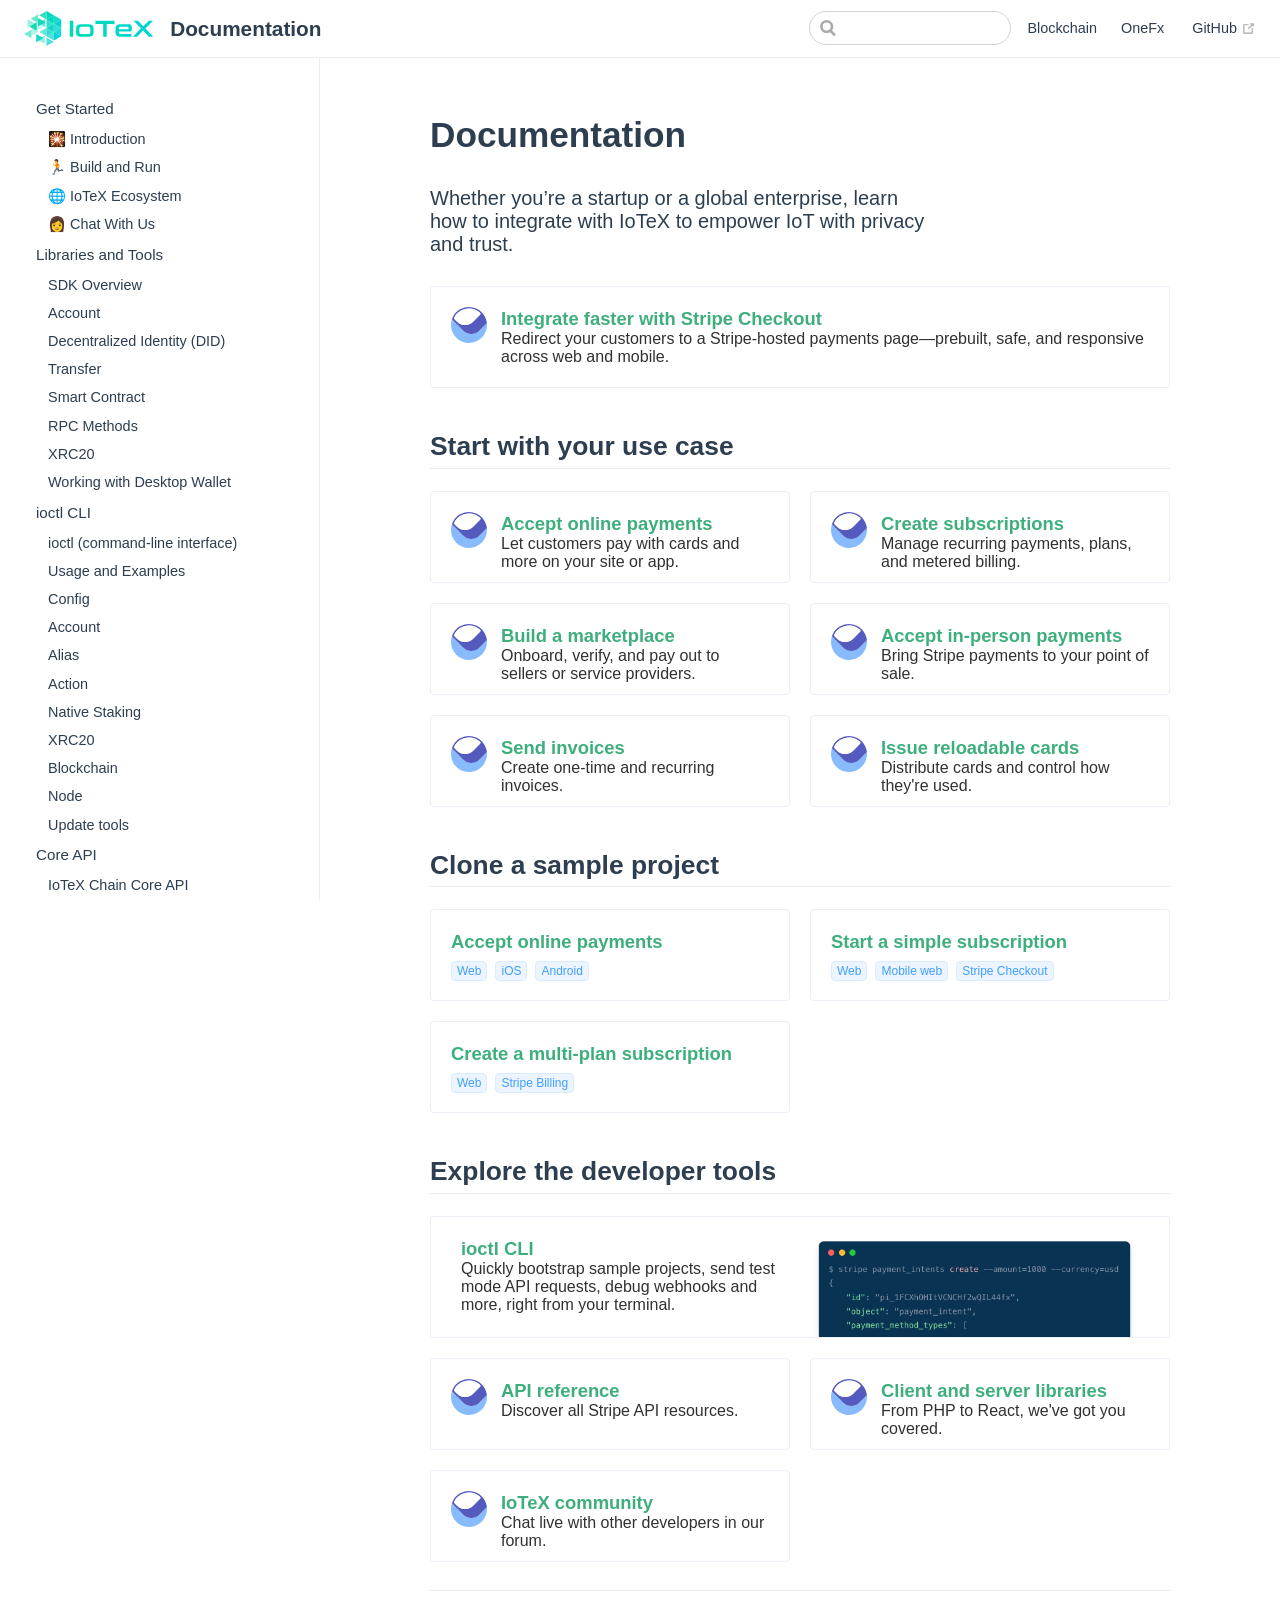
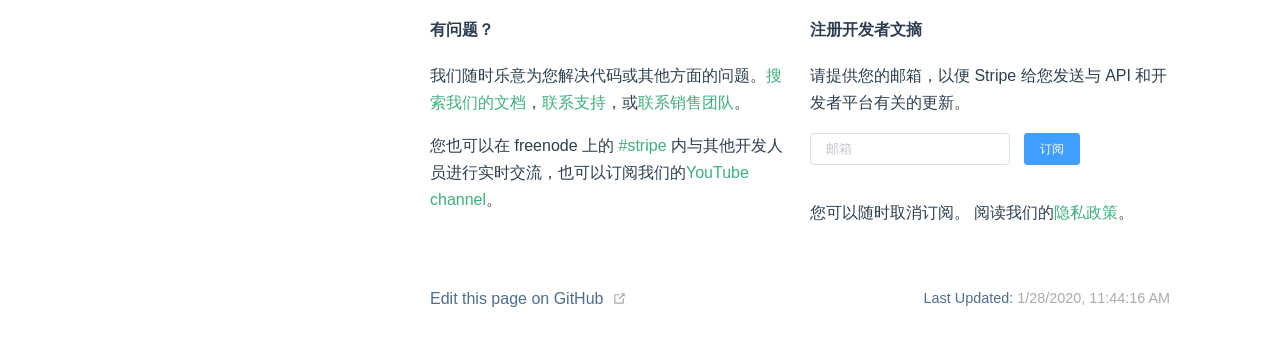
<file: home-example.html>
<!DOCTYPE html>
<html lang="en-US">
  <head>
    <meta charset="utf-8">
    <meta name="viewport" content="width=device-width,initial-scale=1">
    <title>Documentation</title>
    <meta name="generator" content="VuePress 1.5.0">
    <link rel="icon" href="/logo.png">
    <link rel="manifest" href="/manifest.json">
    <link rel="apple-touch-icon" href="/icons/apple-touch-icon-152x152.png">
    <link rel="mask-icon" href="/icons/safari-pinned-tab.svg" color="#3eaf7c">
    <meta name="description" content="by the community for the community">
    <meta name="theme-color" content="#3eaf7c">
    <meta name="apple-mobile-web-app-capable" content="yes">
    <meta name="apple-mobile-web-app-status-bar-style" content="black">
    <meta name="msapplication-TileImage" content="/icons/msapplication-icon-144x144.png">
    <meta name="msapplication-TileColor" content="#000000">
    <link rel="preload" href="/assets/css/0.styles.02452cf4.css" as="style"><link rel="preload" href="/assets/js/app.8d3d4ae9.js" as="script"><link rel="preload" href="/assets/js/2.e2a8f5ea.js" as="script"><link rel="preload" href="/assets/js/15.50b0e6b6.js" as="script"><link rel="preload" href="/assets/js/3.476dba85.js" as="script"><link rel="preload" href="/assets/js/5.8957150a.js" as="script"><link rel="prefetch" href="/assets/js/10.64ce93ff.js"><link rel="prefetch" href="/assets/js/11.362595a6.js"><link rel="prefetch" href="/assets/js/12.b4e1ae21.js"><link rel="prefetch" href="/assets/js/13.5d842390.js"><link rel="prefetch" href="/assets/js/14.40fdeab9.js"><link rel="prefetch" href="/assets/js/16.ad3703a1.js"><link rel="prefetch" href="/assets/js/17.535aebbb.js"><link rel="prefetch" href="/assets/js/18.a89738b7.js"><link rel="prefetch" href="/assets/js/4.e9d5eb58.js"><link rel="prefetch" href="/assets/js/6.488d2335.js"><link rel="prefetch" href="/assets/js/7.065ba323.js"><link rel="prefetch" href="/assets/js/8.8dc5096f.js"><link rel="prefetch" href="/assets/js/9.1e2a630f.js">
    <link rel="stylesheet" href="/assets/css/0.styles.02452cf4.css">
  </head>
  <body>
    <div id="app" data-server-rendered="true"><div class="theme-container"><header class="navbar"><div class="sidebar-button"><svg xmlns="http://www.w3.org/2000/svg" aria-hidden="true" role="img" viewBox="0 0 448 512" class="icon"><path fill="currentColor" d="M436 124H12c-6.627 0-12-5.373-12-12V80c0-6.627 5.373-12 12-12h424c6.627 0 12 5.373 12 12v32c0 6.627-5.373 12-12 12zm0 160H12c-6.627 0-12-5.373-12-12v-32c0-6.627 5.373-12 12-12h424c6.627 0 12 5.373 12 12v32c0 6.627-5.373 12-12 12zm0 160H12c-6.627 0-12-5.373-12-12v-32c0-6.627 5.373-12 12-12h424c6.627 0 12 5.373 12 12v32c0 6.627-5.373 12-12 12z"></path></svg></div> <a href="/" class="home-link router-link-active"><img src="/logo.svg" alt="Documentation" class="logo"> <span class="site-name can-hide">Documentation</span></a> <div class="links"><div class="search-box"><input aria-label="Search" autocomplete="off" spellcheck="false" value=""> <!----></div> <nav class="nav-links can-hide"><div class="nav-item"><a href="/" class="nav-link">
  Blockchain
</a></div><div class="nav-item"><a href="/onefx/get-started.html" class="nav-link">
  OneFx
</a></div> <a href="https://github.com/iotexproject/iotex-docs" target="_blank" rel="noopener noreferrer" class="repo-link">
    GitHub
    <svg xmlns="http://www.w3.org/2000/svg" aria-hidden="true" x="0px" y="0px" viewBox="0 0 100 100" width="15" height="15" class="icon outbound"><path fill="currentColor" d="M18.8,85.1h56l0,0c2.2,0,4-1.8,4-4v-32h-8v28h-48v-48h28v-8h-32l0,0c-2.2,0-4,1.8-4,4v56C14.8,83.3,16.6,85.1,18.8,85.1z"></path> <polygon fill="currentColor" points="45.7,48.7 51.3,54.3 77.2,28.5 77.2,37.2 85.2,37.2 85.2,14.9 62.8,14.9 62.8,22.9 71.5,22.9"></polygon></svg></a></nav></div></header> <div class="sidebar-mask"></div> <aside class="sidebar"><nav class="nav-links"><div class="nav-item"><a href="/" class="nav-link">
  Blockchain
</a></div><div class="nav-item"><a href="/onefx/get-started.html" class="nav-link">
  OneFx
</a></div> <a href="https://github.com/iotexproject/iotex-docs" target="_blank" rel="noopener noreferrer" class="repo-link">
    GitHub
    <svg xmlns="http://www.w3.org/2000/svg" aria-hidden="true" x="0px" y="0px" viewBox="0 0 100 100" width="15" height="15" class="icon outbound"><path fill="currentColor" d="M18.8,85.1h56l0,0c2.2,0,4-1.8,4-4v-32h-8v28h-48v-48h28v-8h-32l0,0c-2.2,0-4,1.8-4,4v56C14.8,83.3,16.6,85.1,18.8,85.1z"></path> <polygon fill="currentColor" points="45.7,48.7 51.3,54.3 77.2,28.5 77.2,37.2 85.2,37.2 85.2,14.9 62.8,14.9 62.8,22.9 71.5,22.9"></polygon></svg></a></nav>  <ul class="sidebar-links"><li><section class="sidebar-group depth-0"><p class="sidebar-heading open"><span></span> <!----></p> <ul class="sidebar-links sidebar-group-items"><li><a href="/" aria-current="page" class="sidebar-link">Get Started</a><ul class="sidebar-sub-headers"><li class="sidebar-sub-header"><a href="/#introduction" class="sidebar-link">🎇 Introduction</a></li><li class="sidebar-sub-header"><a href="/#build-and-run" class="sidebar-link">🏃 Build and Run</a></li><li class="sidebar-sub-header"><a href="/#iotex-ecosystem" class="sidebar-link">🌐 IoTeX Ecosystem</a></li><li class="sidebar-sub-header"><a href="/#chat-with-us" class="sidebar-link">👩 Chat With Us</a></li></ul></li><li><a href="/docs/libraries-and-tools.html" class="sidebar-link">Libraries and Tools</a><ul class="sidebar-sub-headers"><li class="sidebar-sub-header"><a href="/docs/libraries-and-tools.html#sdk-overview" class="sidebar-link">SDK Overview</a></li><li class="sidebar-sub-header"><a href="/docs/libraries-and-tools.html#account" class="sidebar-link">Account</a></li><li class="sidebar-sub-header"><a href="/docs/libraries-and-tools.html#decentralized-identity-did" class="sidebar-link">Decentralized Identity (DID)</a></li><li class="sidebar-sub-header"><a href="/docs/libraries-and-tools.html#transfer" class="sidebar-link">Transfer</a></li><li class="sidebar-sub-header"><a href="/docs/libraries-and-tools.html#smart-contract" class="sidebar-link">Smart Contract</a></li><li class="sidebar-sub-header"><a href="/docs/libraries-and-tools.html#rpc-methods" class="sidebar-link">RPC Methods</a></li><li class="sidebar-sub-header"><a href="/docs/libraries-and-tools.html#xrc20" class="sidebar-link">XRC20</a></li><li class="sidebar-sub-header"><a href="/docs/libraries-and-tools.html#working-with-desktop-wallet" class="sidebar-link">Working with Desktop Wallet</a></li></ul></li><li><a href="/docs/ioctl.html" class="sidebar-link">ioctl CLI</a><ul class="sidebar-sub-headers"><li class="sidebar-sub-header"><a href="/docs/ioctl.html#ioctl-command-line-interface" class="sidebar-link">ioctl (command-line interface)</a></li><li class="sidebar-sub-header"><a href="/docs/ioctl.html#usage-and-examples" class="sidebar-link">Usage and Examples</a></li><li class="sidebar-sub-header"><a href="/docs/ioctl.html#config" class="sidebar-link">Config</a></li><li class="sidebar-sub-header"><a href="/docs/ioctl.html#account" class="sidebar-link">Account</a></li><li class="sidebar-sub-header"><a href="/docs/ioctl.html#alias" class="sidebar-link">Alias</a></li><li class="sidebar-sub-header"><a href="/docs/ioctl.html#action" class="sidebar-link">Action</a></li><li class="sidebar-sub-header"><a href="/docs/ioctl.html#native-staking" class="sidebar-link">Native Staking</a></li><li class="sidebar-sub-header"><a href="/docs/ioctl.html#xrc20" class="sidebar-link">XRC20</a></li><li class="sidebar-sub-header"><a href="/docs/ioctl.html#blockchain" class="sidebar-link">Blockchain</a></li><li class="sidebar-sub-header"><a href="/docs/ioctl.html#node" class="sidebar-link">Node</a></li><li class="sidebar-sub-header"><a href="/docs/ioctl.html#update-tools" class="sidebar-link">Update tools</a></li></ul></li><li><a href="/docs/api.html" class="sidebar-link">Core API</a><ul class="sidebar-sub-headers"><li class="sidebar-sub-header"><a href="/docs/api.html#iotex-chain-core-api" class="sidebar-link">IoTeX Chain Core API</a></li></ul></li><li><a href="/docs/analytics.html" class="sidebar-link">Analytics</a><ul class="sidebar-sub-headers"><li class="sidebar-sub-header"><a href="/docs/analytics.html#iotex-analytics-api" class="sidebar-link">IoTeX Analytics API</a></li><li class="sidebar-sub-header"><a href="/docs/analytics.html#tool-chain" class="sidebar-link">Tool Chain</a></li></ul></li><li><a href="/docs/misc.html" class="sidebar-link">Misc</a><ul class="sidebar-sub-headers"><li class="sidebar-sub-header"><a href="/docs/misc.html#action-injector" class="sidebar-link">Action Injector</a></li><li class="sidebar-sub-header"><a href="/docs/misc.html#bookkeeping" class="sidebar-link">Bookkeeping</a></li></ul></li></ul></section></li></ul> </aside> <main class="page"> <div class="theme-default-content content__default"><div class="custom-page"><div class="el-row"><div class="el-col el-col-24"><h1>Documentation</h1> <div class="sub-title">Whether you’re a startup or a global enterprise, learn how to integrate with IoTeX to empower IoT with privacy and trust.</div></div></div> <div class="el-row"><div class="el-col el-col-24"><div class="el-card card-1 is-hover-shadow" style="background-image:url(/img/icon-checkout.svg);background-size:36px 36px;background-repeat:no-repeat;background-position:20px 20px;"><!----><div class="el-card__body"><div class="card-body"><div class="card-title"><a href=""><h3>Integrate faster with Stripe Checkout</h3></a></div> <div>Redirect your customers to a Stripe-hosted payments page—prebuilt, safe, and responsive across web and mobile.</div></div></div></div></div></div> <div class="el-row"><div class="el-col el-col-24"><h2>Start with your use case</h2></div></div> <div class="el-row" style="margin-left:-10px;margin-right:-10px;"><div class="el-col el-col-12" style="padding-left:10px;padding-right:10px;"><div class="el-card card-2 is-hover-shadow" style="background-image:url(/img/icon-checkout.svg);background-size:36px 36px;background-repeat:no-repeat;background-position:20px 20px;"><!----><div class="el-card__body"><div class="card-body"><div class="card-title"><a href=""><h3>Accept online payments</h3></a></div> <div>Let customers pay with cards and more on your site or app.</div></div></div></div></div><div class="el-col el-col-12" style="padding-left:10px;padding-right:10px;"><div class="el-card card-2 is-hover-shadow" style="background-image:url(/img/icon-checkout.svg);background-size:36px 36px;background-repeat:no-repeat;background-position:20px 20px;"><!----><div class="el-card__body"><div class="card-body"><div class="card-title"><a href=""><h3>Create subscriptions</h3></a></div> <div>Manage recurring payments, plans, and metered billing.</div></div></div></div></div><div class="el-col el-col-12" style="padding-left:10px;padding-right:10px;"><div class="el-card card-2 is-hover-shadow" style="background-image:url(/img/icon-checkout.svg);background-size:36px 36px;background-repeat:no-repeat;background-position:20px 20px;"><!----><div class="el-card__body"><div class="card-body"><div class="card-title"><a href=""><h3>Build a marketplace</h3></a></div> <div>Onboard, verify, and pay out to sellers or service providers.</div></div></div></div></div><div class="el-col el-col-12" style="padding-left:10px;padding-right:10px;"><div class="el-card card-2 is-hover-shadow" style="background-image:url(/img/icon-checkout.svg);background-size:36px 36px;background-repeat:no-repeat;background-position:20px 20px;"><!----><div class="el-card__body"><div class="card-body"><div class="card-title"><a href=""><h3>Accept in-person payments</h3></a></div> <div>Bring Stripe payments to your point of sale.</div></div></div></div></div><div class="el-col el-col-12" style="padding-left:10px;padding-right:10px;"><div class="el-card card-2 is-hover-shadow" style="background-image:url(/img/icon-checkout.svg);background-size:36px 36px;background-repeat:no-repeat;background-position:20px 20px;"><!----><div class="el-card__body"><div class="card-body"><div class="card-title"><a href=""><h3>Send invoices</h3></a></div> <div>Create one-time and recurring invoices.</div></div></div></div></div><div class="el-col el-col-12" style="padding-left:10px;padding-right:10px;"><div class="el-card card-2 is-hover-shadow" style="background-image:url(/img/icon-checkout.svg);background-size:36px 36px;background-repeat:no-repeat;background-position:20px 20px;"><!----><div class="el-card__body"><div class="card-body"><div class="card-title"><a href=""><h3>Issue reloadable cards</h3></a></div> <div>Distribute cards and control how they're used.</div></div></div></div></div></div> <div class="el-row"><div class="el-col el-col-24"><h2>Clone a sample project</h2></div></div> <div class="el-row" style="margin-left:-10px;margin-right:-10px;"><div class="el-col el-col-12" style="padding-left:10px;padding-right:10px;"><div class="el-card card-2 is-hover-shadow"><!----><div class="el-card__body"><div><div class="card-title"><a href=""><h3>Accept online payments</h3></a></div> <div><span class="el-tag el-tag--mini el-tag--light">
              Web
            </span><span class="el-tag el-tag--mini el-tag--light">
              iOS
            </span><span class="el-tag el-tag--mini el-tag--light">
              Android
            </span></div></div></div></div></div><div class="el-col el-col-12" style="padding-left:10px;padding-right:10px;"><div class="el-card card-2 is-hover-shadow"><!----><div class="el-card__body"><div><div class="card-title"><a href=""><h3>Start a simple subscription</h3></a></div> <div><span class="el-tag el-tag--mini el-tag--light">
              Web
            </span><span class="el-tag el-tag--mini el-tag--light">
              Mobile web
            </span><span class="el-tag el-tag--mini el-tag--light">
              Stripe Checkout
            </span></div></div></div></div></div><div class="el-col el-col-12" style="padding-left:10px;padding-right:10px;"><div class="el-card card-2 is-hover-shadow"><!----><div class="el-card__body"><div><div class="card-title"><a href=""><h3>Create a multi-plan subscription</h3></a></div> <div><span class="el-tag el-tag--mini el-tag--light">
              Web
            </span><span class="el-tag el-tag--mini el-tag--light">
              Stripe Billing
            </span></div></div></div></div></div></div> <div class="el-row"><div class="el-col el-col-24"><h2>Explore the developer tools</h2></div></div> <div class="el-row" style="margin-left:-10px;margin-right:-10px;"><div class="el-col el-col-24" style="padding-left:10px;padding-right:10px;"><div class="el-card card-3 is-hover-shadow"><!----><div class="el-card__body"><div><div class="el-col el-col-12" style="padding-left:10px;padding-right:10px;"><div class="card-title"><a href=""><h3>ioctl CLI</h3></a></div> <div>Quickly bootstrap sample projects, send test mode API requests, debug webhooks and more, right from your terminal.</div></div> <div class="el-col el-col-12" style="padding-left:10px;padding-right:10px;"><img src="/img/wide-card-cli.png" class="thumbnail"></div></div></div></div></div><!----><!----><!----> <!----><div class="el-col el-col-12" style="padding-left:10px;padding-right:10px;"><div class="el-card card-2 is-hover-shadow" style="background-image:url(/img/icon-checkout.svg);background-size:36px 36px;background-repeat:no-repeat;background-position:20px 20px;"><!----><div class="el-card__body"><div class="card-body"><div class="card-title"><a href=""><h3>API reference</h3></a></div> <div>Discover all Stripe API resources.</div></div></div></div></div><div class="el-col el-col-12" style="padding-left:10px;padding-right:10px;"><div class="el-card card-2 is-hover-shadow" style="background-image:url(/img/icon-checkout.svg);background-size:36px 36px;background-repeat:no-repeat;background-position:20px 20px;"><!----><div class="el-card__body"><div class="card-body"><div class="card-title"><a href=""><h3>Client and server libraries</h3></a></div> <div>From PHP to React, we've got you covered.</div></div></div></div></div><div class="el-col el-col-12" style="padding-left:10px;padding-right:10px;"><div class="el-card card-2 is-hover-shadow" style="background-image:url(/img/icon-checkout.svg);background-size:36px 36px;background-repeat:no-repeat;background-position:20px 20px;"><!----><div class="el-card__body"><div class="card-body"><div class="card-title"><a href="https://community.iotex.io/"><h3>IoTeX community</h3></a></div> <div>Chat live with other developers in our forum.</div></div></div></div></div></div> <hr> <div class="el-row" style="margin-left:-10px;margin-right:-10px;"><div class="el-col el-col-12" style="padding-left:10px;padding-right:10px;"><div class="content__foot1"><h4 id="有问题？"><a href="#有问题？" class="header-anchor">#</a> 有问题？</h4> <p>我们随时乐意为您解决代码或其他方面的问题。<a href="">搜索我们的文档</a>，<a href="">联系支持</a>，或<a href="">联系销售团队</a>。</p> <p>您也可以在 freenode 上的 <a href="">#stripe</a> 内与其他开发人员进行实时交流，也可以订阅我们的<a href="">YouTube channel</a>。</p></div></div> <div class="el-col el-col-12" style="padding-left:10px;padding-right:10px;"><div class="content__foot2"><h4 id="注册开发者文摘"><a href="#注册开发者文摘" class="header-anchor">#</a> 注册开发者文摘</h4> <p>请提供您的邮箱，以便 Stripe 给您发送与 API 和开发者平台有关的更新。</p> <div class="el-row"><div class="el-col el-col-24"><form class="el-form el-form--inline"><div class="el-form-item el-form-item--small"><!----><div class="el-form-item__content"><div class="el-input el-input--small"><!----><input type="text" autocomplete="off" placeholder="邮箱" class="el-input__inner"><!----><!----><!----><!----></div><!----></div></div> <div class="el-form-item el-form-item--small"><!----><div class="el-form-item__content"><button type="button" class="el-button el-button--primary el-button--small"><!----><!----><span>订阅</span></button><!----></div></div></form></div></div> <p>您可以随时取消订阅。 阅读我们的<a href="">隐私政策</a>。</p></div></div></div></div></div> <footer class="page-edit"><div class="edit-link"><a href="https://github.com/iotexproject/iotex-docs/edit/master/home-example.md" target="_blank" rel="noopener noreferrer">Edit this page on GitHub</a> <svg xmlns="http://www.w3.org/2000/svg" aria-hidden="true" x="0px" y="0px" viewBox="0 0 100 100" width="15" height="15" class="icon outbound"><path fill="currentColor" d="M18.8,85.1h56l0,0c2.2,0,4-1.8,4-4v-32h-8v28h-48v-48h28v-8h-32l0,0c-2.2,0-4,1.8-4,4v56C14.8,83.3,16.6,85.1,18.8,85.1z"></path> <polygon fill="currentColor" points="45.7,48.7 51.3,54.3 77.2,28.5 77.2,37.2 85.2,37.2 85.2,14.9 62.8,14.9 62.8,22.9 71.5,22.9"></polygon></svg></div> <div class="last-updated"><span class="prefix">Last Updated:</span> <span class="time">1/28/2020, 11:44:16 AM</span></div></footer> <!----> </main></div><div class="global-ui"></div></div>
    <script src="/assets/js/app.8d3d4ae9.js" defer></script><script src="/assets/js/2.e2a8f5ea.js" defer></script><script src="/assets/js/15.50b0e6b6.js" defer></script><script src="/assets/js/3.476dba85.js" defer></script><script src="/assets/js/5.8957150a.js" defer></script>
  </body>
</html>
</file>
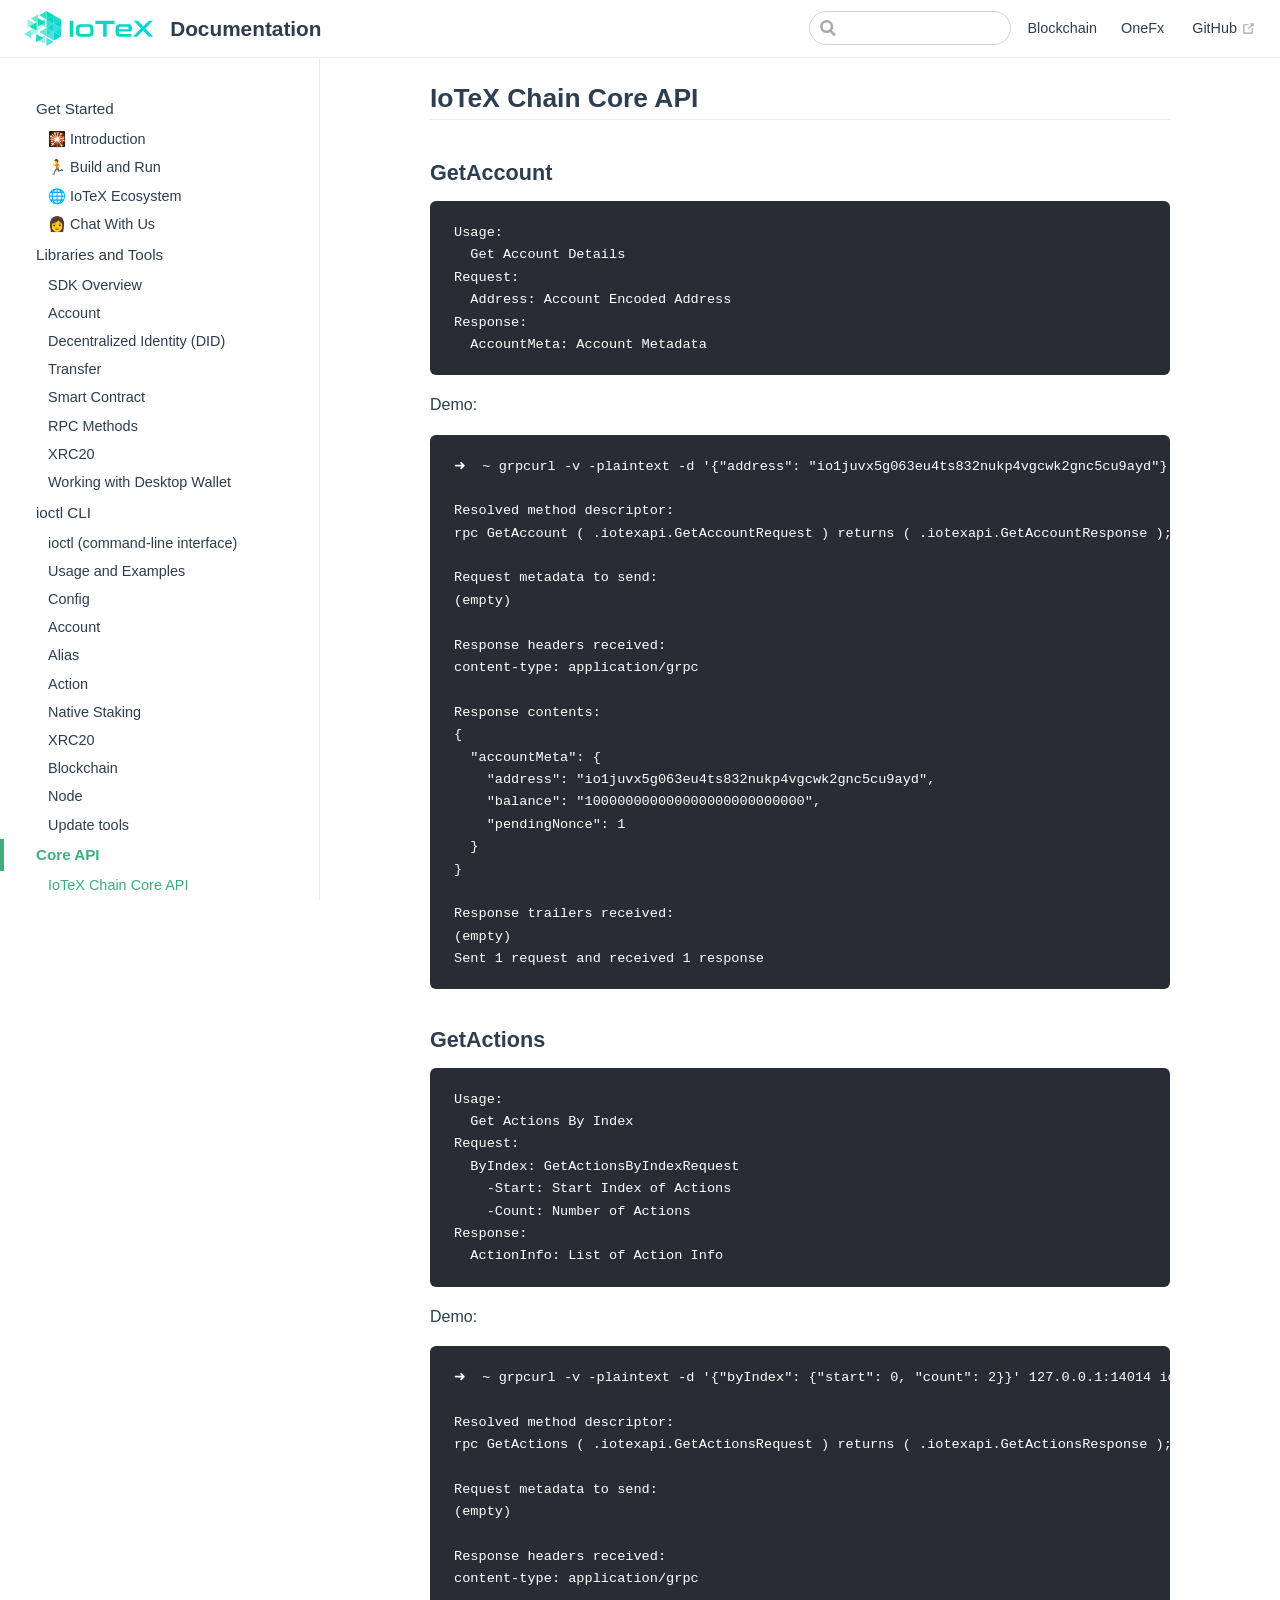
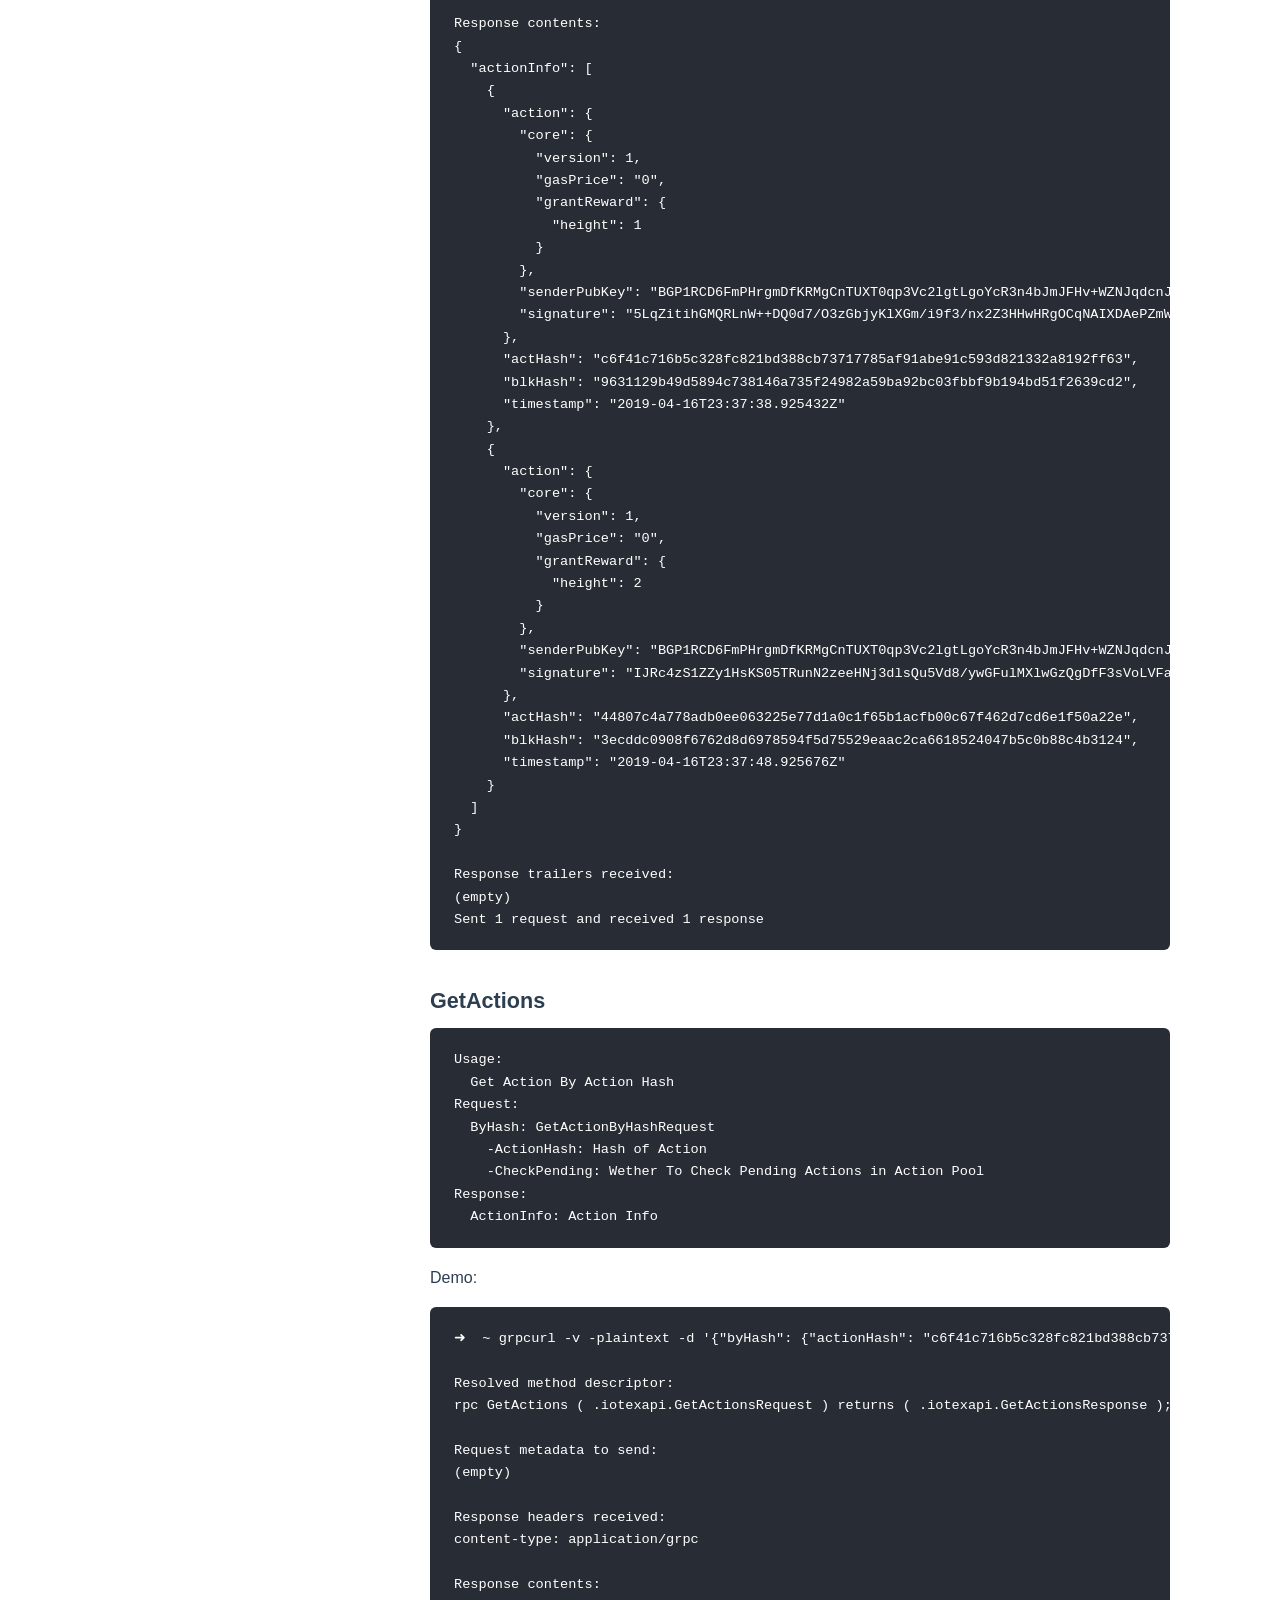
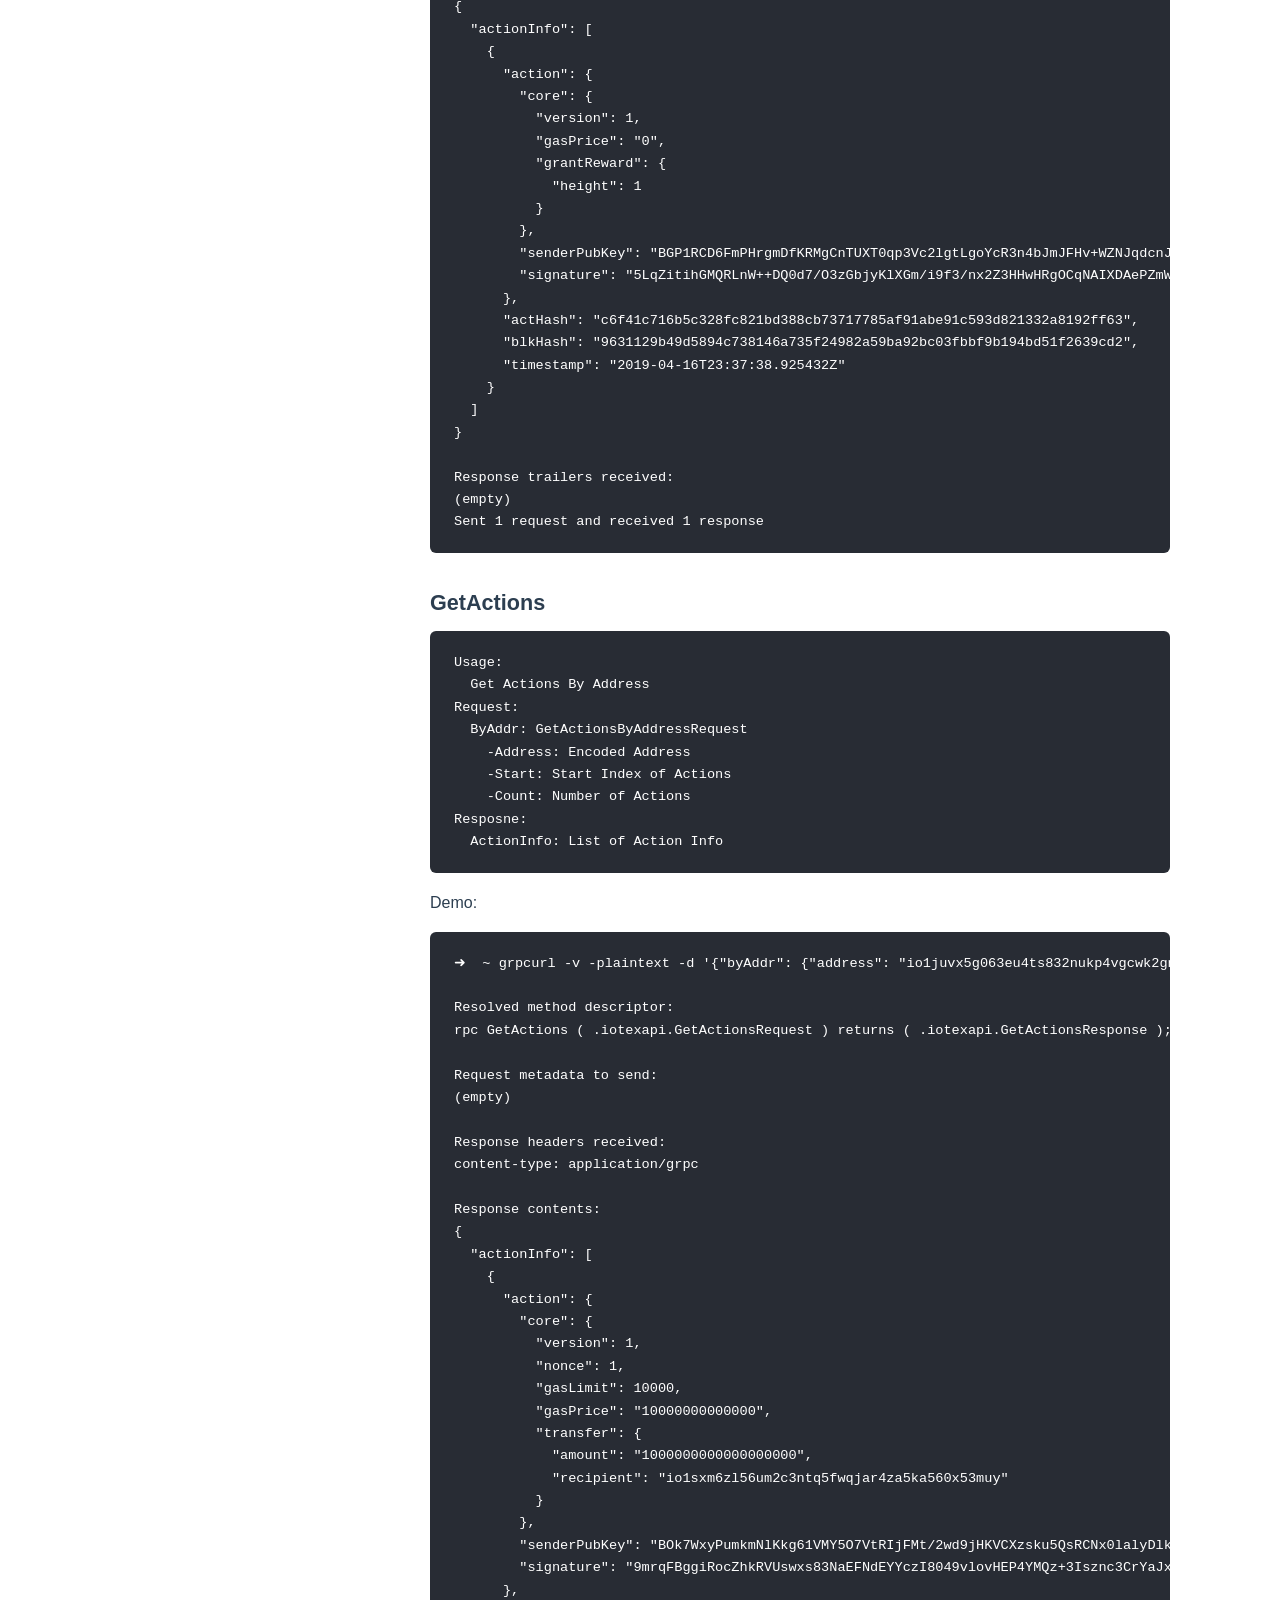
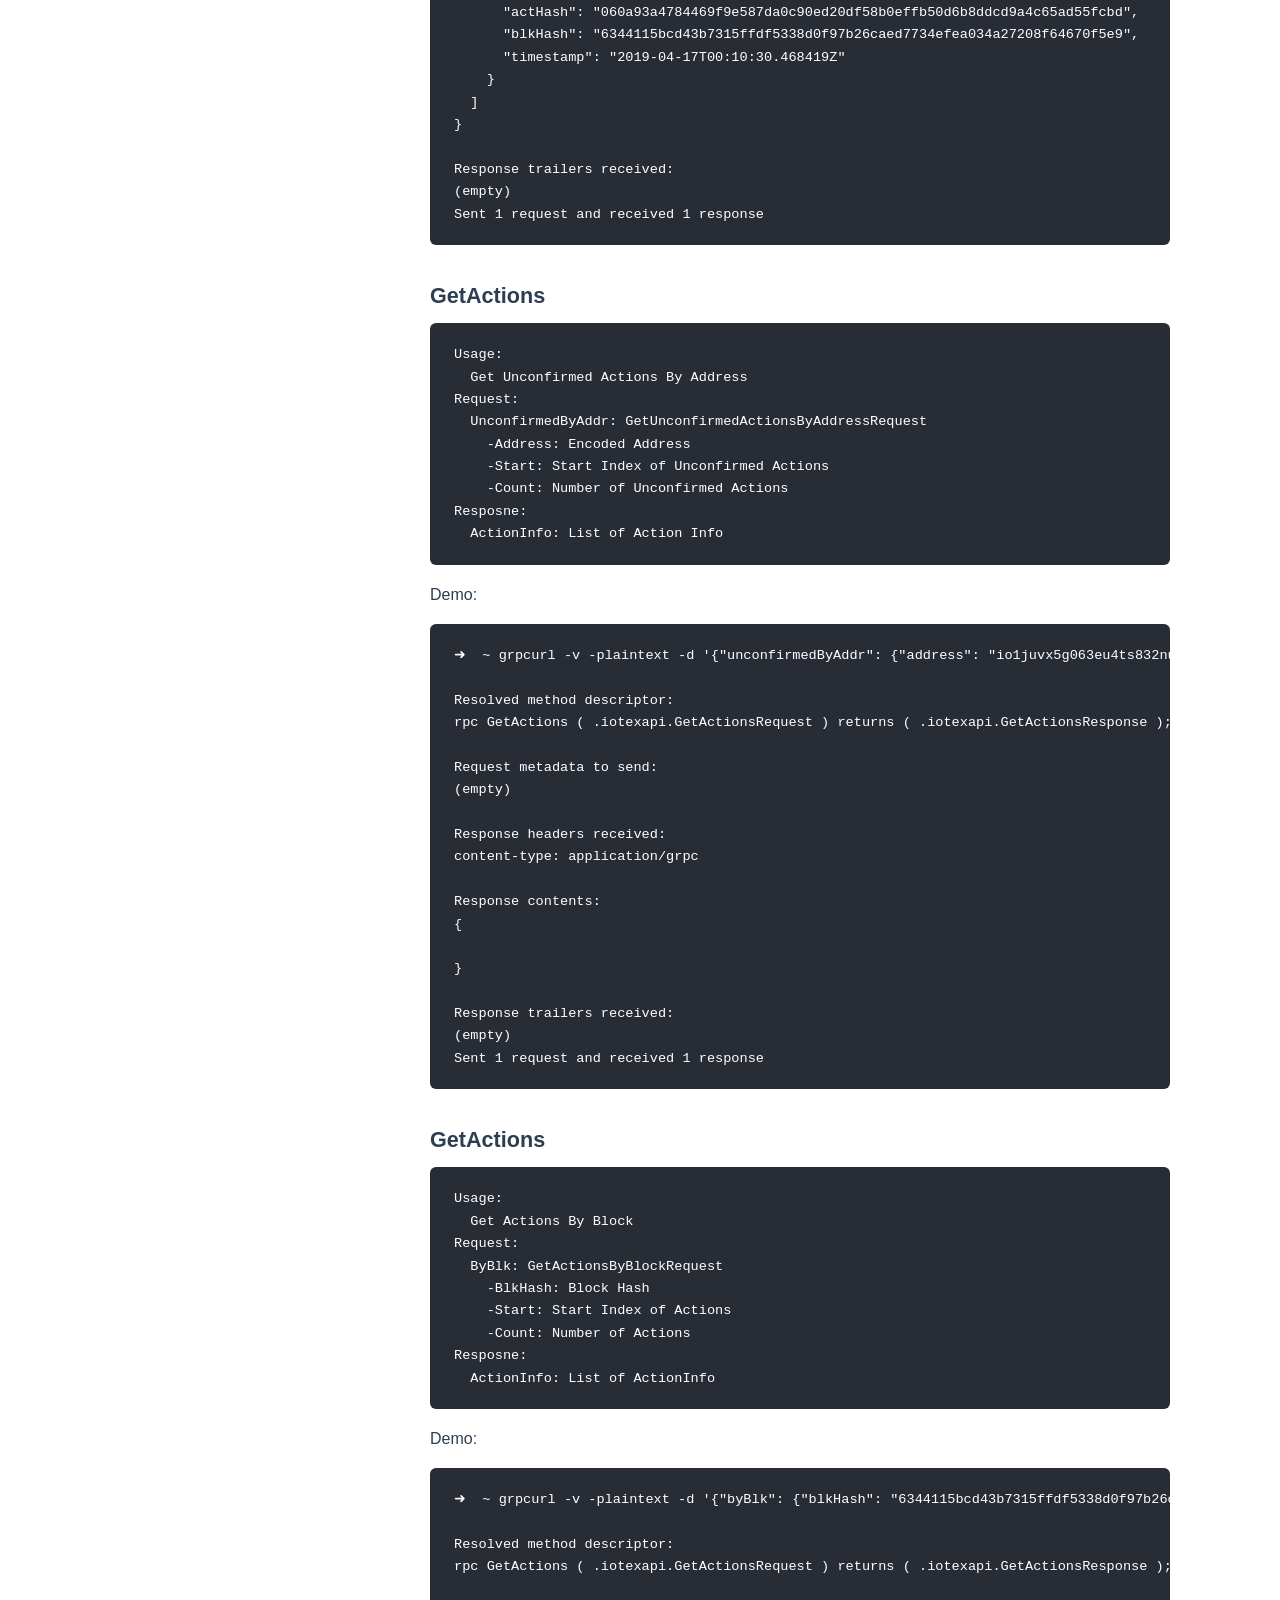
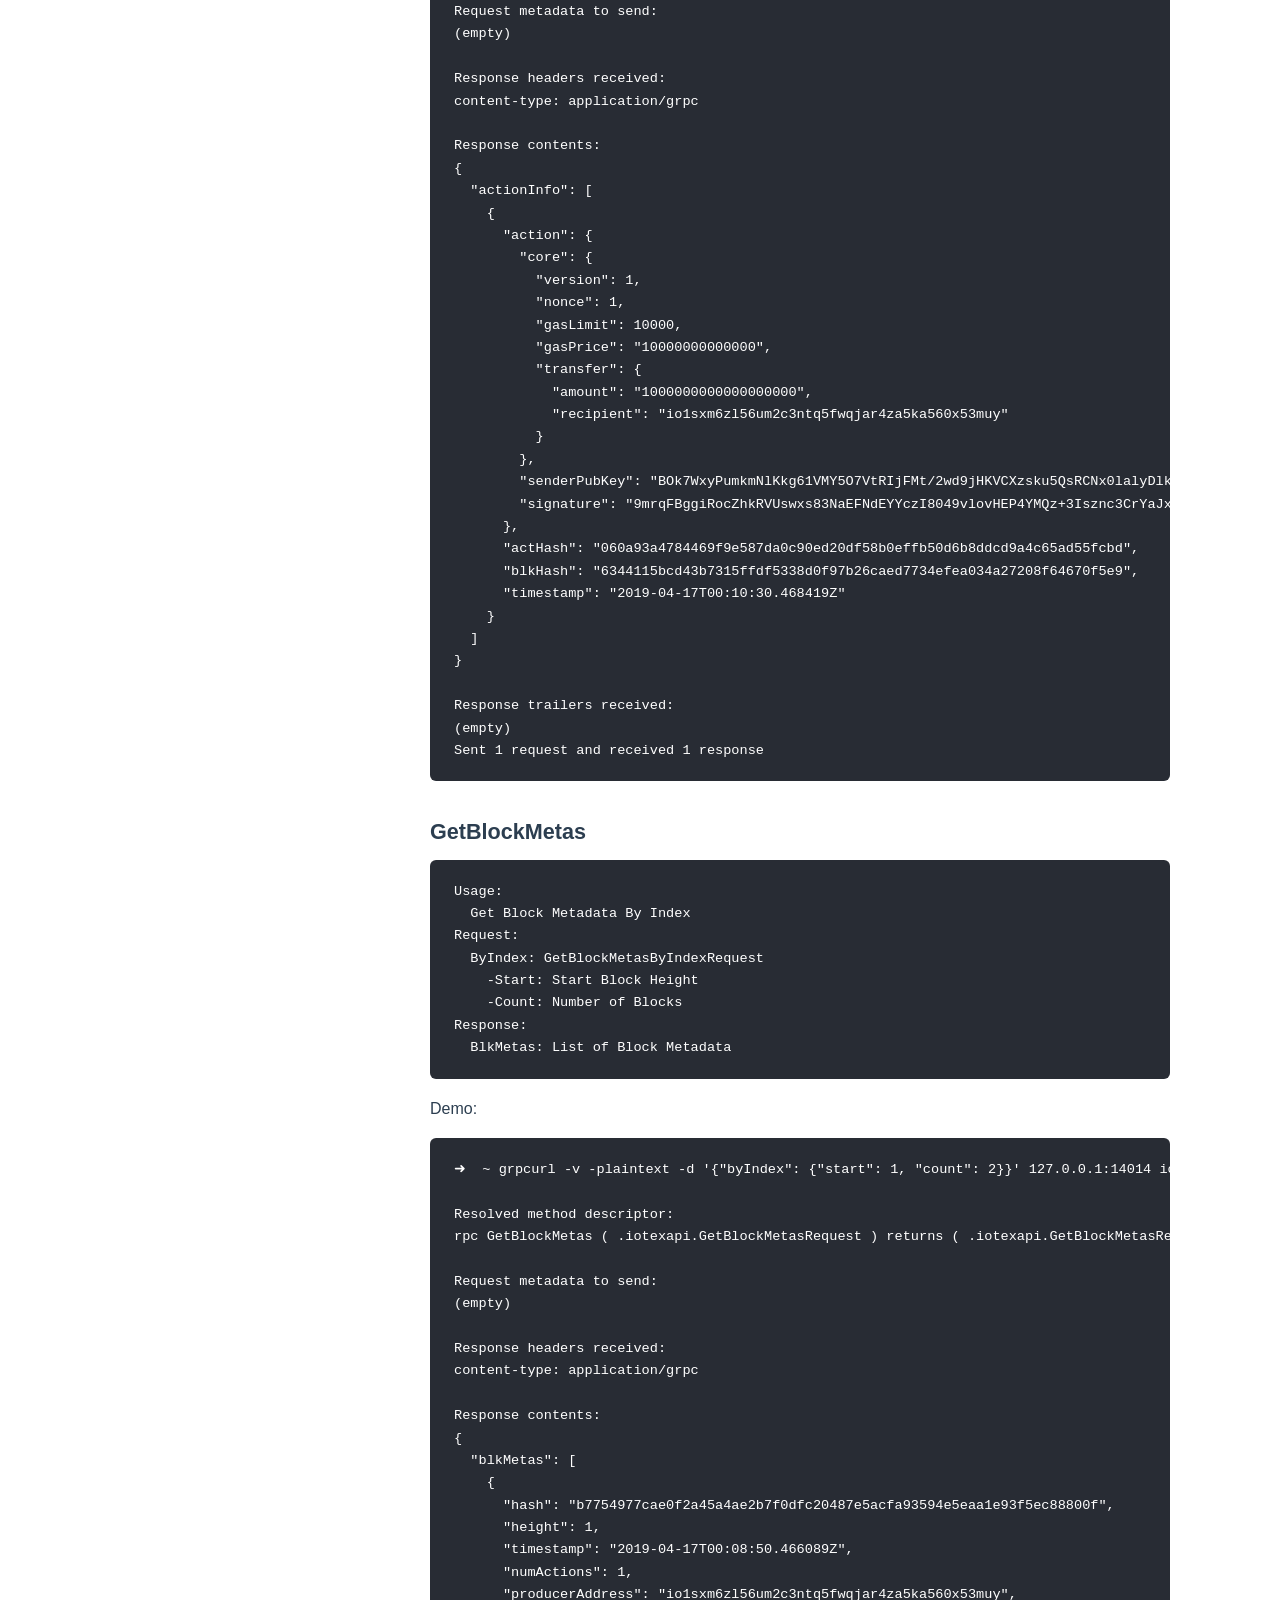
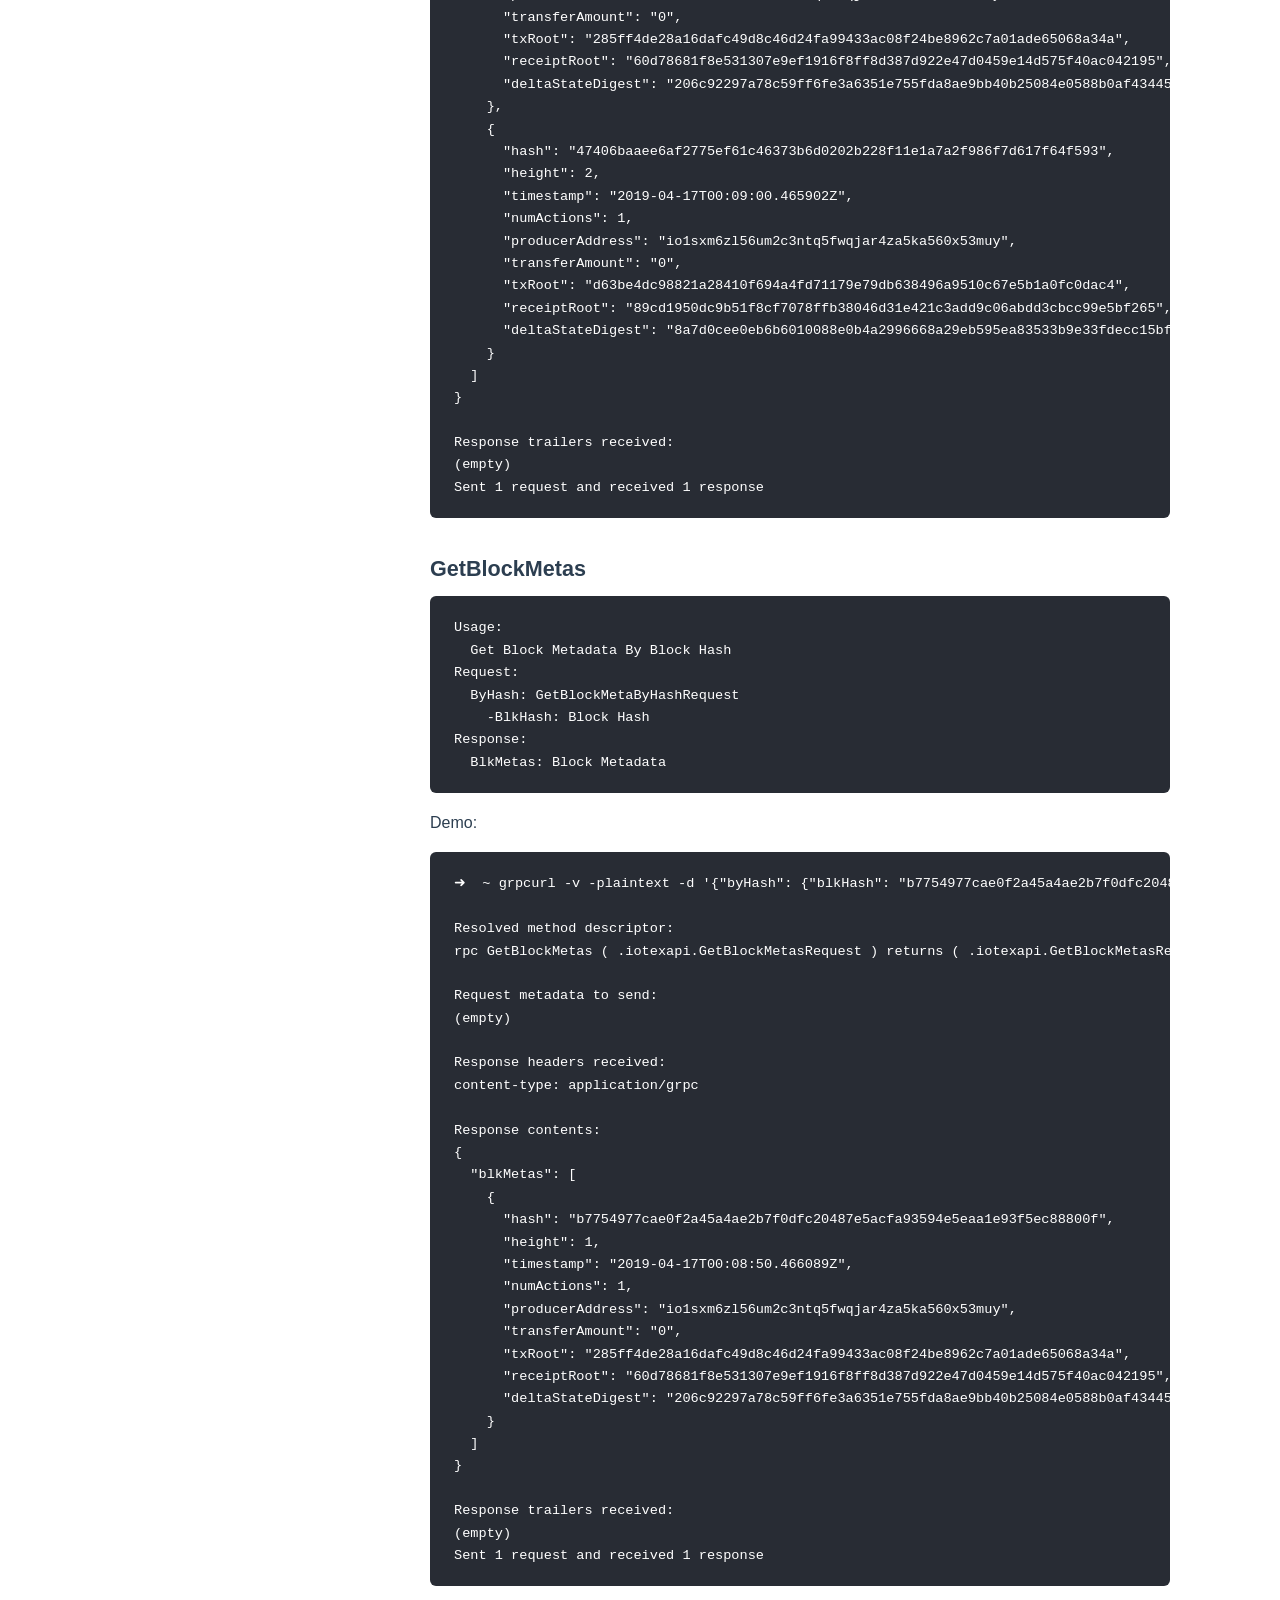
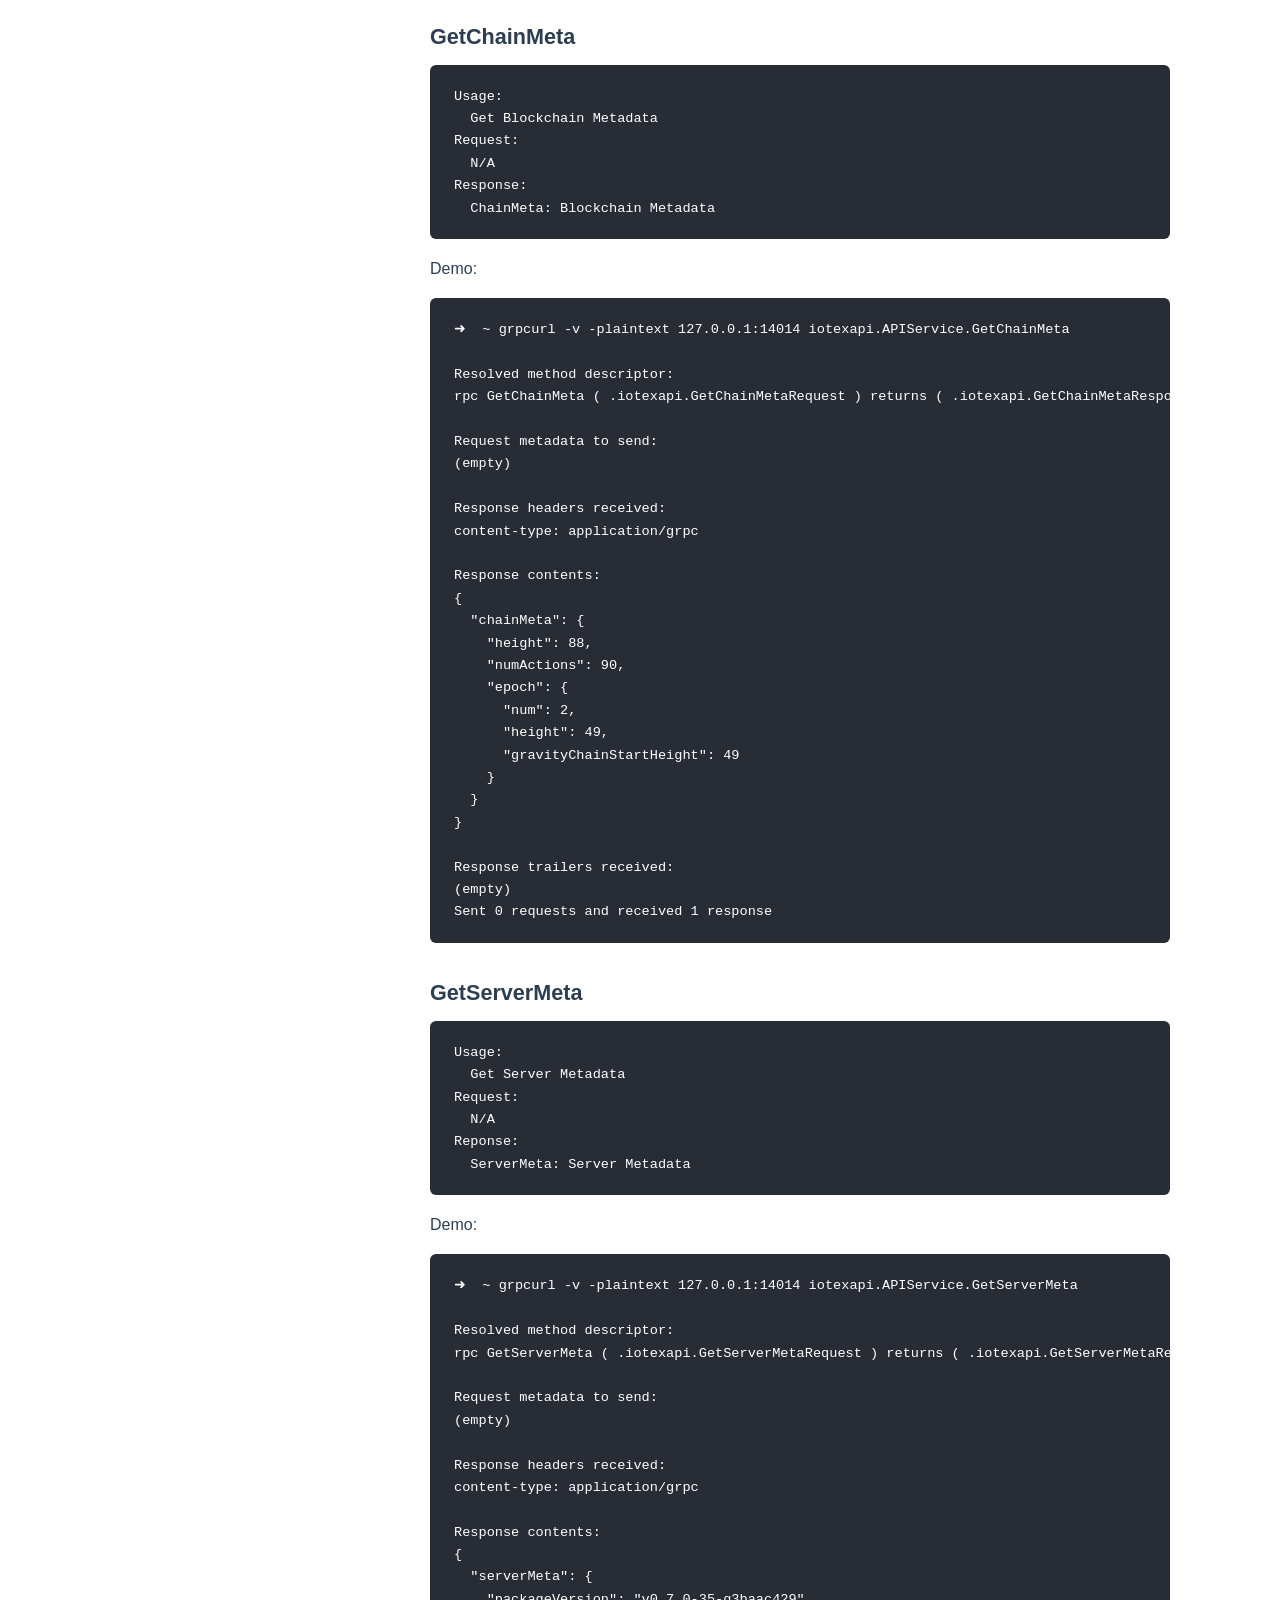
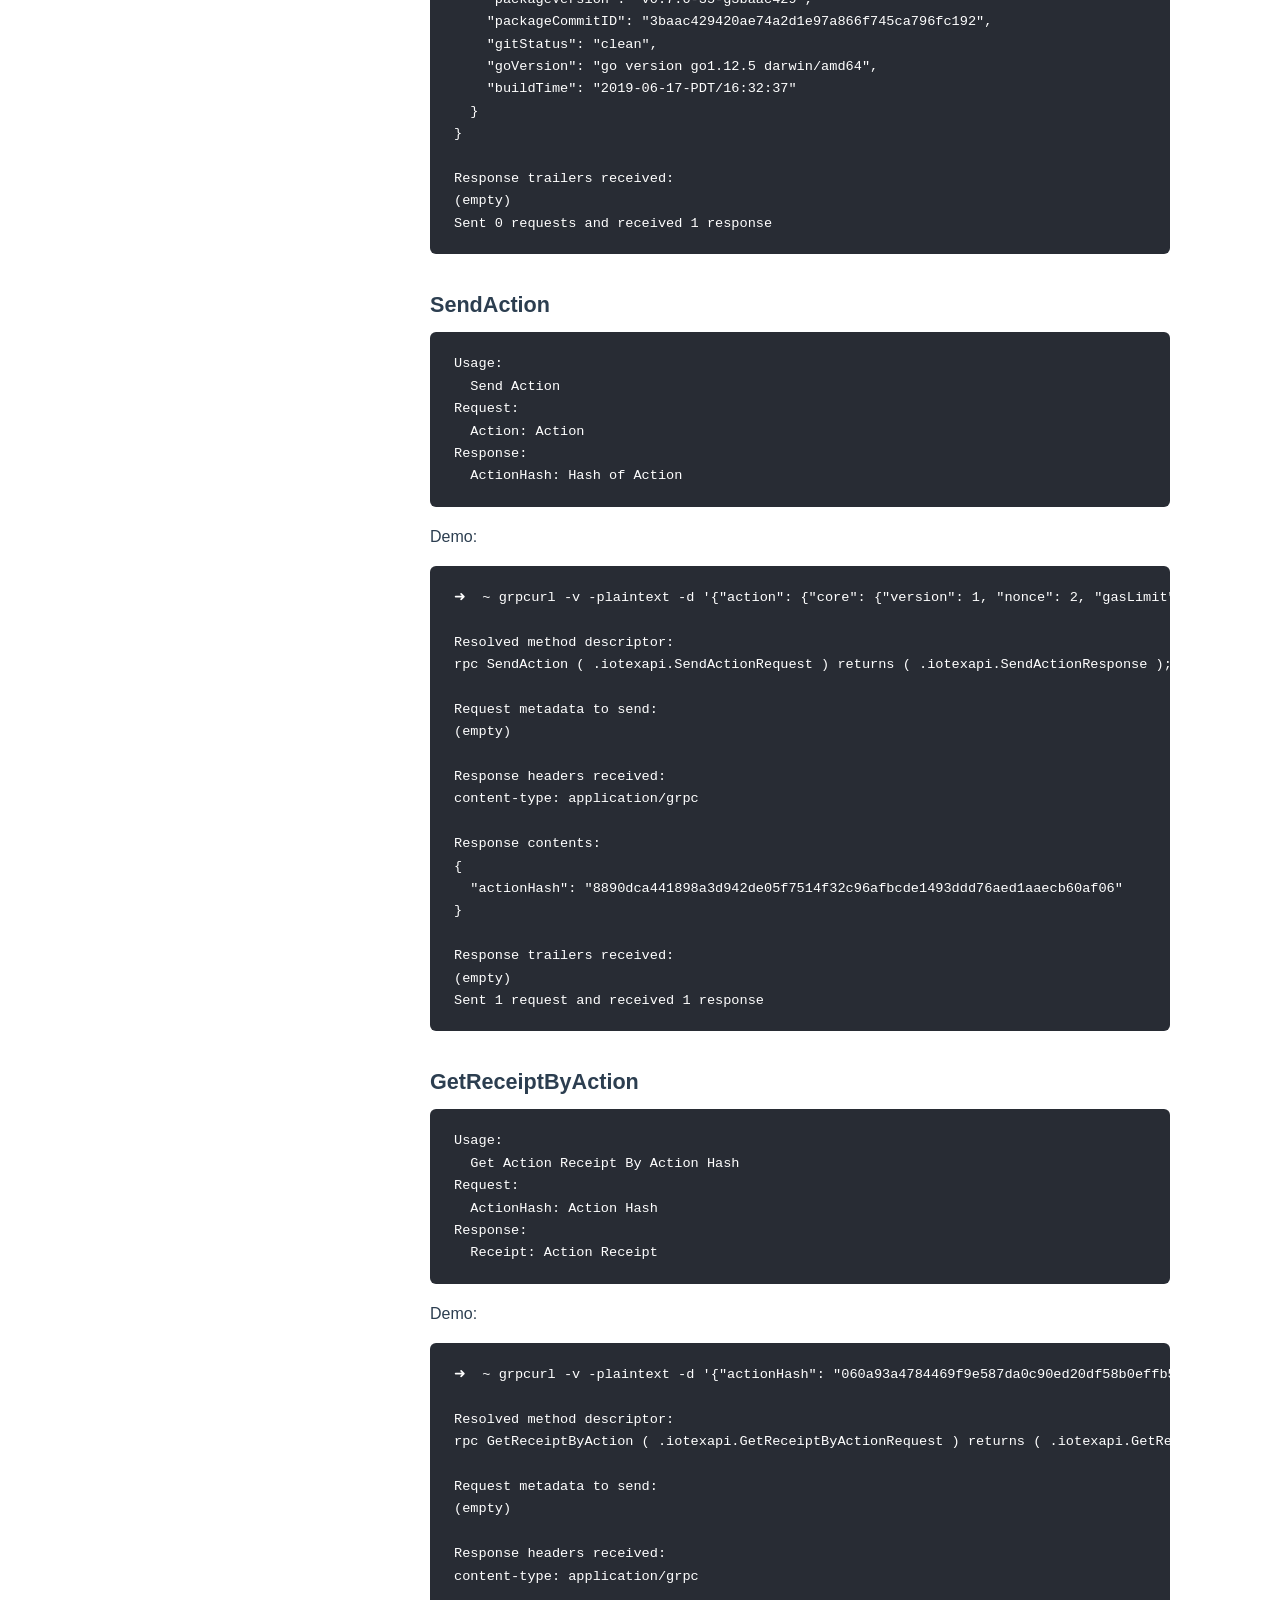
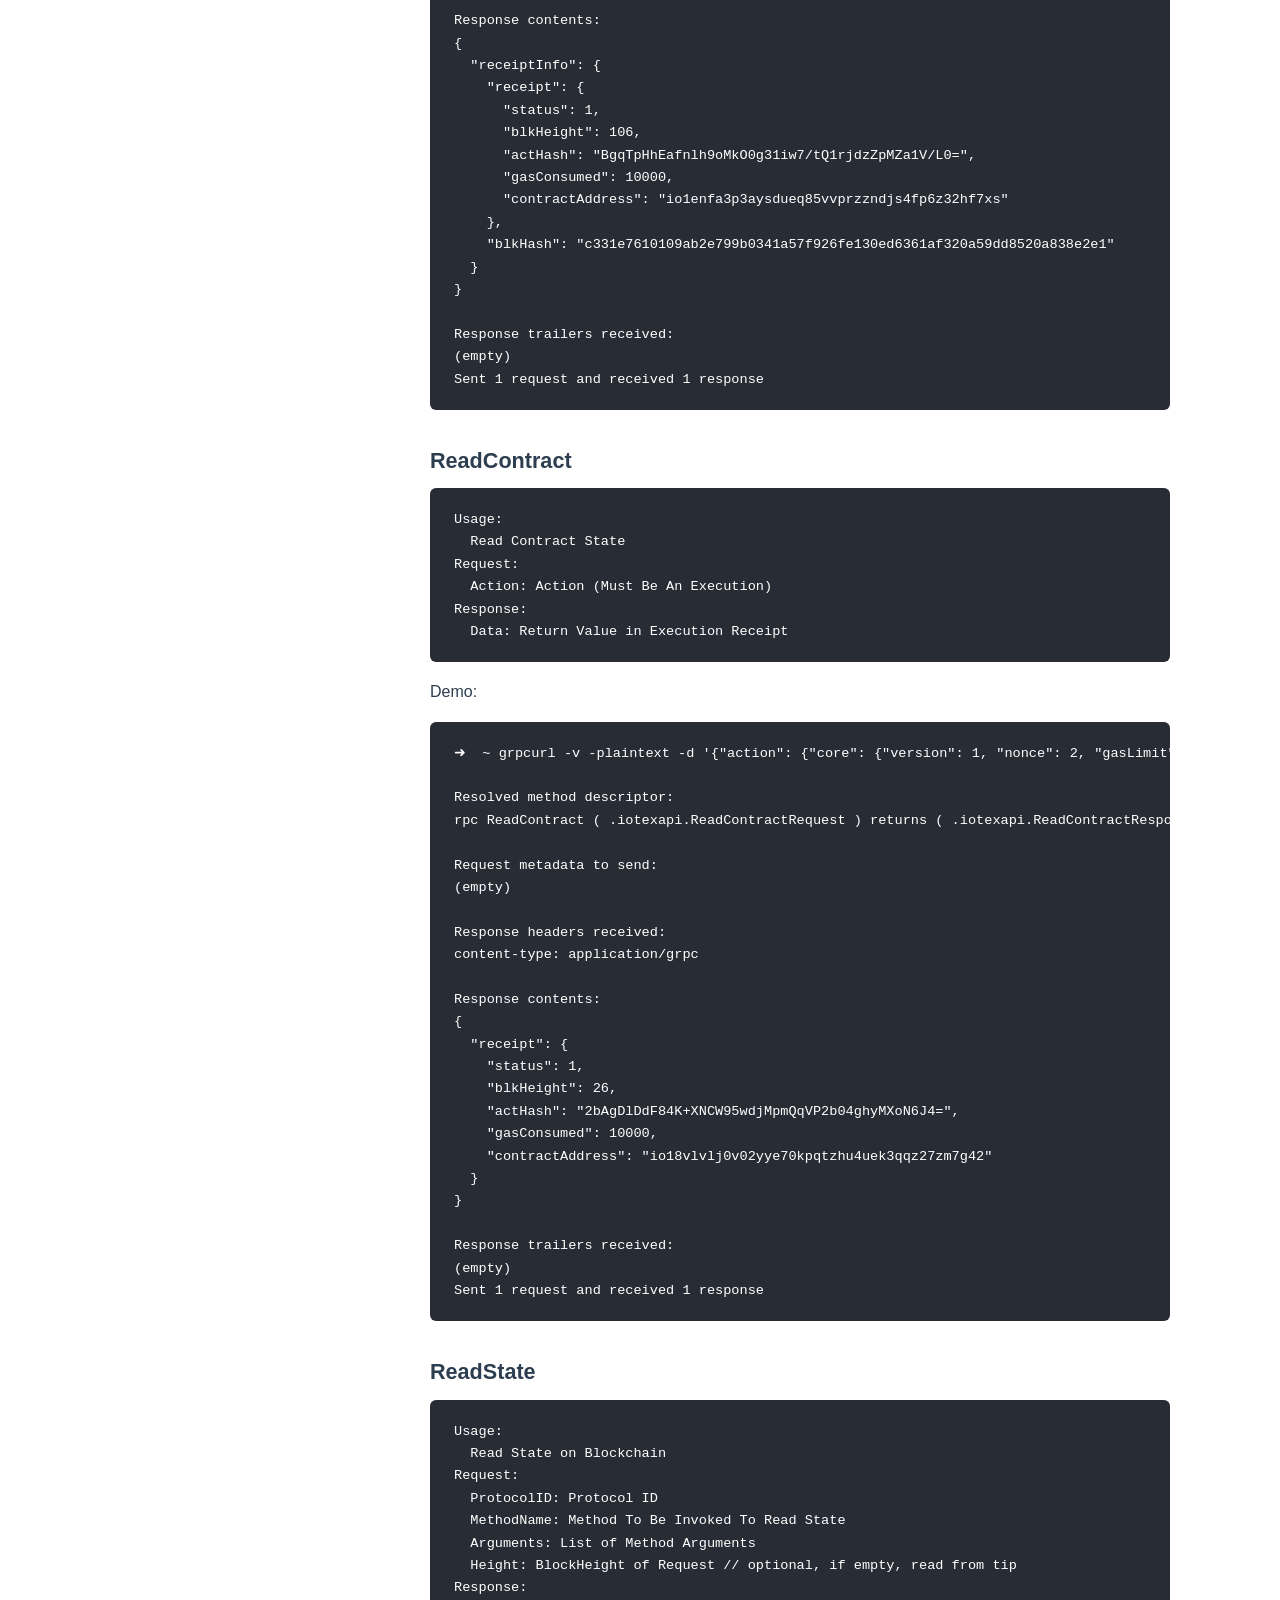
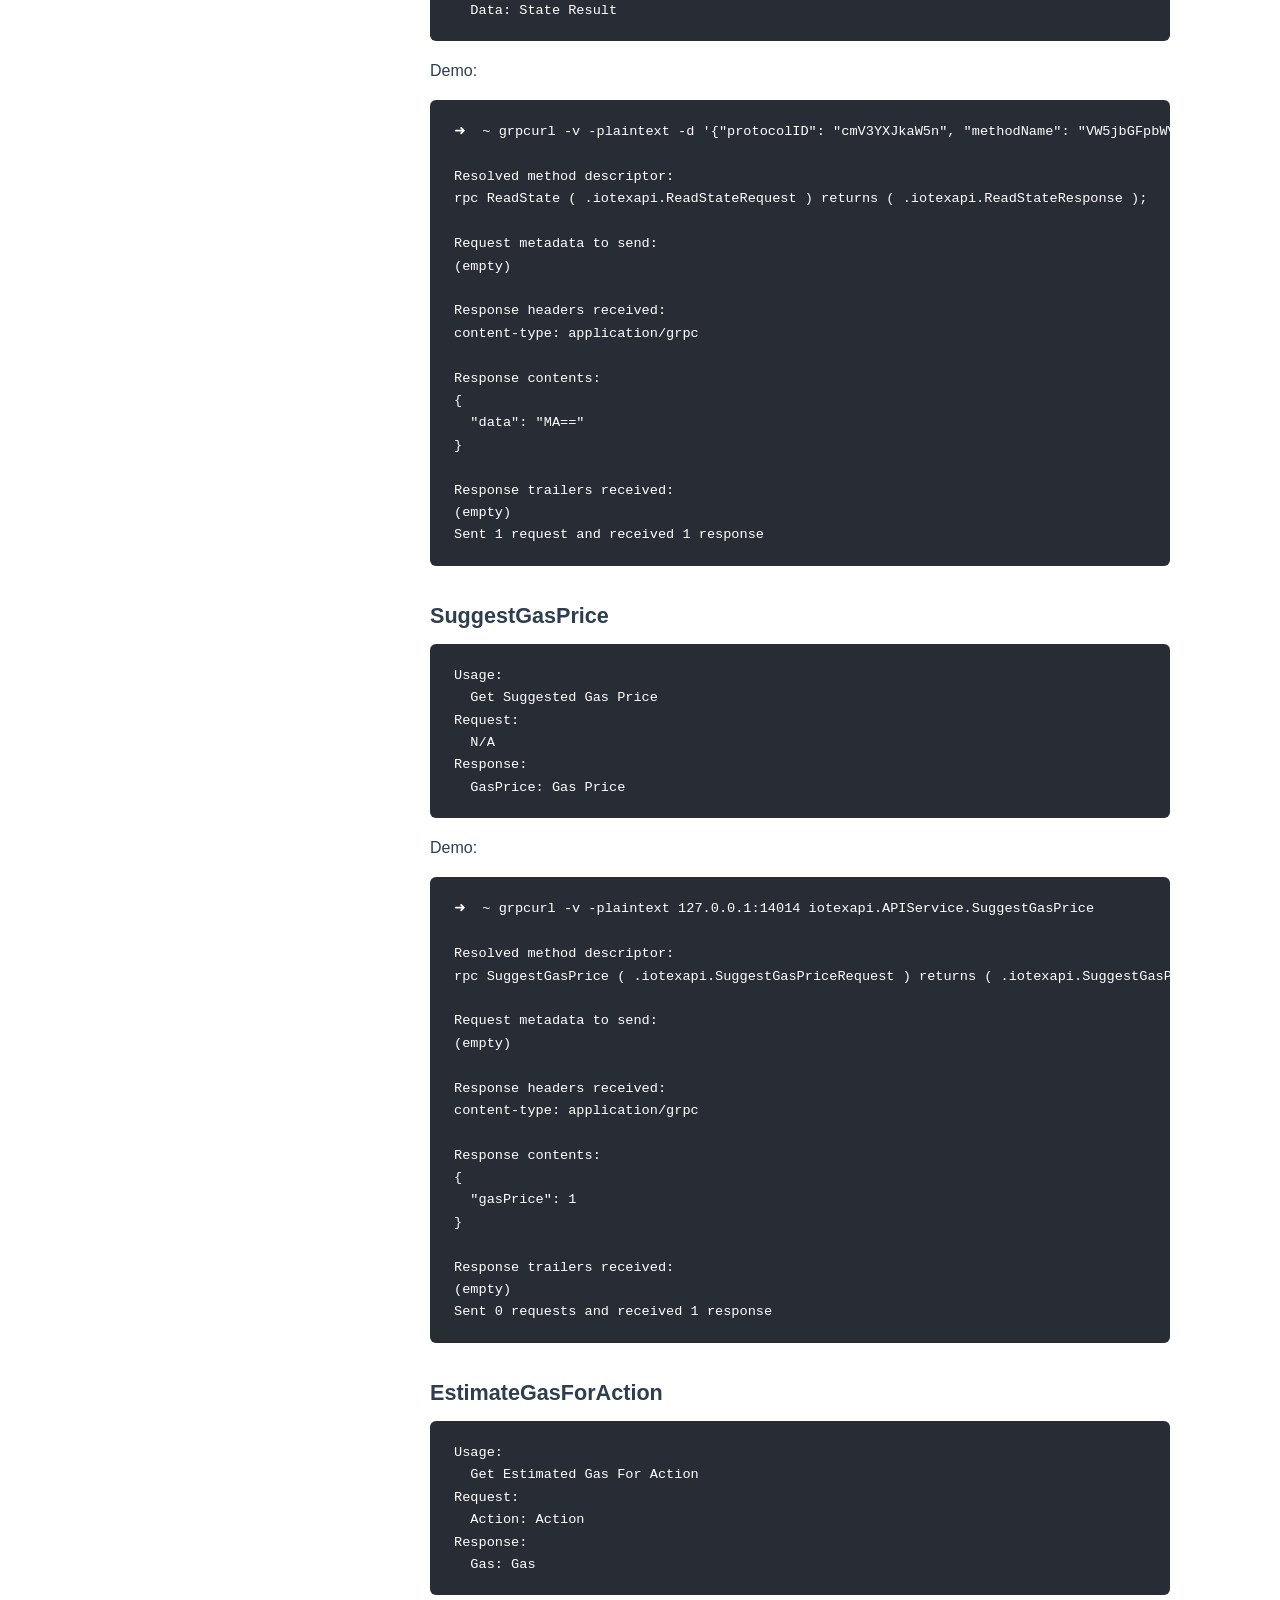
<file: docs/api.html>
<!DOCTYPE html>
<html lang="en-US">
  <head>
    <meta charset="utf-8">
    <meta name="viewport" content="width=device-width,initial-scale=1">
    <title>Core API | Documentation</title>
    <meta name="generator" content="VuePress 1.5.0">
    <link rel="icon" href="/logo.png">
    <link rel="manifest" href="/manifest.json">
    <link rel="apple-touch-icon" href="/icons/apple-touch-icon-152x152.png">
    <link rel="mask-icon" href="/icons/safari-pinned-tab.svg" color="#3eaf7c">
    <meta name="description" content="by the community for the community">
    <meta name="theme-color" content="#3eaf7c">
    <meta name="apple-mobile-web-app-capable" content="yes">
    <meta name="apple-mobile-web-app-status-bar-style" content="black">
    <meta name="msapplication-TileImage" content="/icons/msapplication-icon-144x144.png">
    <meta name="msapplication-TileColor" content="#000000">
    <link rel="preload" href="/assets/css/0.styles.02452cf4.css" as="style"><link rel="preload" href="/assets/js/app.8d3d4ae9.js" as="script"><link rel="preload" href="/assets/js/2.e2a8f5ea.js" as="script"><link rel="preload" href="/assets/js/10.64ce93ff.js" as="script"><link rel="prefetch" href="/assets/js/11.362595a6.js"><link rel="prefetch" href="/assets/js/12.b4e1ae21.js"><link rel="prefetch" href="/assets/js/13.5d842390.js"><link rel="prefetch" href="/assets/js/14.40fdeab9.js"><link rel="prefetch" href="/assets/js/15.50b0e6b6.js"><link rel="prefetch" href="/assets/js/16.ad3703a1.js"><link rel="prefetch" href="/assets/js/17.535aebbb.js"><link rel="prefetch" href="/assets/js/18.a89738b7.js"><link rel="prefetch" href="/assets/js/3.476dba85.js"><link rel="prefetch" href="/assets/js/4.e9d5eb58.js"><link rel="prefetch" href="/assets/js/5.8957150a.js"><link rel="prefetch" href="/assets/js/6.488d2335.js"><link rel="prefetch" href="/assets/js/7.065ba323.js"><link rel="prefetch" href="/assets/js/8.8dc5096f.js"><link rel="prefetch" href="/assets/js/9.1e2a630f.js">
    <link rel="stylesheet" href="/assets/css/0.styles.02452cf4.css">
  </head>
  <body>
    <div id="app" data-server-rendered="true"><div class="theme-container"><header class="navbar"><div class="sidebar-button"><svg xmlns="http://www.w3.org/2000/svg" aria-hidden="true" role="img" viewBox="0 0 448 512" class="icon"><path fill="currentColor" d="M436 124H12c-6.627 0-12-5.373-12-12V80c0-6.627 5.373-12 12-12h424c6.627 0 12 5.373 12 12v32c0 6.627-5.373 12-12 12zm0 160H12c-6.627 0-12-5.373-12-12v-32c0-6.627 5.373-12 12-12h424c6.627 0 12 5.373 12 12v32c0 6.627-5.373 12-12 12zm0 160H12c-6.627 0-12-5.373-12-12v-32c0-6.627 5.373-12 12-12h424c6.627 0 12 5.373 12 12v32c0 6.627-5.373 12-12 12z"></path></svg></div> <a href="/" class="home-link router-link-active"><img src="/logo.svg" alt="Documentation" class="logo"> <span class="site-name can-hide">Documentation</span></a> <div class="links"><div class="search-box"><input aria-label="Search" autocomplete="off" spellcheck="false" value=""> <!----></div> <nav class="nav-links can-hide"><div class="nav-item"><a href="/" class="nav-link">
  Blockchain
</a></div><div class="nav-item"><a href="/onefx/get-started.html" class="nav-link">
  OneFx
</a></div> <a href="https://github.com/iotexproject/iotex-docs" target="_blank" rel="noopener noreferrer" class="repo-link">
    GitHub
    <svg xmlns="http://www.w3.org/2000/svg" aria-hidden="true" x="0px" y="0px" viewBox="0 0 100 100" width="15" height="15" class="icon outbound"><path fill="currentColor" d="M18.8,85.1h56l0,0c2.2,0,4-1.8,4-4v-32h-8v28h-48v-48h28v-8h-32l0,0c-2.2,0-4,1.8-4,4v56C14.8,83.3,16.6,85.1,18.8,85.1z"></path> <polygon fill="currentColor" points="45.7,48.7 51.3,54.3 77.2,28.5 77.2,37.2 85.2,37.2 85.2,14.9 62.8,14.9 62.8,22.9 71.5,22.9"></polygon></svg></a></nav></div></header> <div class="sidebar-mask"></div> <aside class="sidebar"><nav class="nav-links"><div class="nav-item"><a href="/" class="nav-link">
  Blockchain
</a></div><div class="nav-item"><a href="/onefx/get-started.html" class="nav-link">
  OneFx
</a></div> <a href="https://github.com/iotexproject/iotex-docs" target="_blank" rel="noopener noreferrer" class="repo-link">
    GitHub
    <svg xmlns="http://www.w3.org/2000/svg" aria-hidden="true" x="0px" y="0px" viewBox="0 0 100 100" width="15" height="15" class="icon outbound"><path fill="currentColor" d="M18.8,85.1h56l0,0c2.2,0,4-1.8,4-4v-32h-8v28h-48v-48h28v-8h-32l0,0c-2.2,0-4,1.8-4,4v56C14.8,83.3,16.6,85.1,18.8,85.1z"></path> <polygon fill="currentColor" points="45.7,48.7 51.3,54.3 77.2,28.5 77.2,37.2 85.2,37.2 85.2,14.9 62.8,14.9 62.8,22.9 71.5,22.9"></polygon></svg></a></nav>  <ul class="sidebar-links"><li><section class="sidebar-group depth-0"><p class="sidebar-heading open"><span></span> <!----></p> <ul class="sidebar-links sidebar-group-items"><li><a href="/" aria-current="page" class="sidebar-link">Get Started</a><ul class="sidebar-sub-headers"><li class="sidebar-sub-header"><a href="/#introduction" class="sidebar-link">🎇 Introduction</a></li><li class="sidebar-sub-header"><a href="/#build-and-run" class="sidebar-link">🏃 Build and Run</a></li><li class="sidebar-sub-header"><a href="/#iotex-ecosystem" class="sidebar-link">🌐 IoTeX Ecosystem</a></li><li class="sidebar-sub-header"><a href="/#chat-with-us" class="sidebar-link">👩 Chat With Us</a></li></ul></li><li><a href="/docs/libraries-and-tools.html" class="sidebar-link">Libraries and Tools</a><ul class="sidebar-sub-headers"><li class="sidebar-sub-header"><a href="/docs/libraries-and-tools.html#sdk-overview" class="sidebar-link">SDK Overview</a></li><li class="sidebar-sub-header"><a href="/docs/libraries-and-tools.html#account" class="sidebar-link">Account</a></li><li class="sidebar-sub-header"><a href="/docs/libraries-and-tools.html#decentralized-identity-did" class="sidebar-link">Decentralized Identity (DID)</a></li><li class="sidebar-sub-header"><a href="/docs/libraries-and-tools.html#transfer" class="sidebar-link">Transfer</a></li><li class="sidebar-sub-header"><a href="/docs/libraries-and-tools.html#smart-contract" class="sidebar-link">Smart Contract</a></li><li class="sidebar-sub-header"><a href="/docs/libraries-and-tools.html#rpc-methods" class="sidebar-link">RPC Methods</a></li><li class="sidebar-sub-header"><a href="/docs/libraries-and-tools.html#xrc20" class="sidebar-link">XRC20</a></li><li class="sidebar-sub-header"><a href="/docs/libraries-and-tools.html#working-with-desktop-wallet" class="sidebar-link">Working with Desktop Wallet</a></li></ul></li><li><a href="/docs/ioctl.html" class="sidebar-link">ioctl CLI</a><ul class="sidebar-sub-headers"><li class="sidebar-sub-header"><a href="/docs/ioctl.html#ioctl-command-line-interface" class="sidebar-link">ioctl (command-line interface)</a></li><li class="sidebar-sub-header"><a href="/docs/ioctl.html#usage-and-examples" class="sidebar-link">Usage and Examples</a></li><li class="sidebar-sub-header"><a href="/docs/ioctl.html#config" class="sidebar-link">Config</a></li><li class="sidebar-sub-header"><a href="/docs/ioctl.html#account" class="sidebar-link">Account</a></li><li class="sidebar-sub-header"><a href="/docs/ioctl.html#alias" class="sidebar-link">Alias</a></li><li class="sidebar-sub-header"><a href="/docs/ioctl.html#action" class="sidebar-link">Action</a></li><li class="sidebar-sub-header"><a href="/docs/ioctl.html#native-staking" class="sidebar-link">Native Staking</a></li><li class="sidebar-sub-header"><a href="/docs/ioctl.html#xrc20" class="sidebar-link">XRC20</a></li><li class="sidebar-sub-header"><a href="/docs/ioctl.html#blockchain" class="sidebar-link">Blockchain</a></li><li class="sidebar-sub-header"><a href="/docs/ioctl.html#node" class="sidebar-link">Node</a></li><li class="sidebar-sub-header"><a href="/docs/ioctl.html#update-tools" class="sidebar-link">Update tools</a></li></ul></li><li><a href="/docs/api.html" aria-current="page" class="active sidebar-link">Core API</a><ul class="sidebar-sub-headers"><li class="sidebar-sub-header"><a href="/docs/api.html#iotex-chain-core-api" class="sidebar-link">IoTeX Chain Core API</a></li></ul></li><li><a href="/docs/analytics.html" class="sidebar-link">Analytics</a><ul class="sidebar-sub-headers"><li class="sidebar-sub-header"><a href="/docs/analytics.html#iotex-analytics-api" class="sidebar-link">IoTeX Analytics API</a></li><li class="sidebar-sub-header"><a href="/docs/analytics.html#tool-chain" class="sidebar-link">Tool Chain</a></li></ul></li><li><a href="/docs/misc.html" class="sidebar-link">Misc</a><ul class="sidebar-sub-headers"><li class="sidebar-sub-header"><a href="/docs/misc.html#action-injector" class="sidebar-link">Action Injector</a></li><li class="sidebar-sub-header"><a href="/docs/misc.html#bookkeeping" class="sidebar-link">Bookkeeping</a></li></ul></li></ul></section></li></ul> </aside> <main class="page"> <div class="theme-default-content content__default"><h2 id="iotex-chain-core-api"><a href="#iotex-chain-core-api" class="header-anchor">#</a> IoTeX Chain Core API</h2> <h3 id="getaccount"><a href="#getaccount" class="header-anchor">#</a> GetAccount</h3> <div class="language- extra-class"><pre class="language-text"><code>Usage:
  Get Account Details
Request:
  Address: Account Encoded Address
Response:
  AccountMeta: Account Metadata
</code></pre></div><p>Demo:</p> <div class="language- extra-class"><pre class="language-text"><code>➜  ~ grpcurl -v -plaintext -d '{&quot;address&quot;: &quot;io1juvx5g063eu4ts832nukp4vgcwk2gnc5cu9ayd&quot;}' 127.0.0.1:14014 iotexapi.APIService.GetAccount

Resolved method descriptor:
rpc GetAccount ( .iotexapi.GetAccountRequest ) returns ( .iotexapi.GetAccountResponse );

Request metadata to send:
(empty)

Response headers received:
content-type: application/grpc

Response contents:
{
  &quot;accountMeta&quot;: {
    &quot;address&quot;: &quot;io1juvx5g063eu4ts832nukp4vgcwk2gnc5cu9ayd&quot;,
    &quot;balance&quot;: &quot;100000000000000000000000000&quot;,
    &quot;pendingNonce&quot;: 1
  }
}

Response trailers received:
(empty)
Sent 1 request and received 1 response
</code></pre></div><h3 id="getactions"><a href="#getactions" class="header-anchor">#</a> GetActions</h3> <div class="language- extra-class"><pre class="language-text"><code>Usage:
  Get Actions By Index
Request:
  ByIndex: GetActionsByIndexRequest
    -Start: Start Index of Actions
    -Count: Number of Actions
Response:
  ActionInfo: List of Action Info
</code></pre></div><p>Demo:</p> <div class="language- extra-class"><pre class="language-text"><code>➜  ~ grpcurl -v -plaintext -d '{&quot;byIndex&quot;: {&quot;start&quot;: 0, &quot;count&quot;: 2}}' 127.0.0.1:14014 iotexapi.APIService.GetActions

Resolved method descriptor:
rpc GetActions ( .iotexapi.GetActionsRequest ) returns ( .iotexapi.GetActionsResponse );

Request metadata to send:
(empty)

Response headers received:
content-type: application/grpc

Response contents:
{
  &quot;actionInfo&quot;: [
    {
      &quot;action&quot;: {
        &quot;core&quot;: {
          &quot;version&quot;: 1,
          &quot;gasPrice&quot;: &quot;0&quot;,
          &quot;grantReward&quot;: {
            &quot;height&quot;: 1
          }
        },
        &quot;senderPubKey&quot;: &quot;BGP1RCD6FmPHrgmDfKRMgCnTUXT0qp3Vc2lgtLgoYcR3n4bJmJFHv+WZNJqdcnJVH0jTp1rgN2675CIsNXmze7E=&quot;,
        &quot;signature&quot;: &quot;5LqZitihGMQRLnW++DQ0d7/O3zGbjyKlXGm/i9f3/nx2Z3HHwHRgOCqNAIXDAePZmWlb8ktmn2cyET8WXhowVAE=&quot;
      },
      &quot;actHash&quot;: &quot;c6f41c716b5c328fc821bd388cb73717785af91abe91c593d821332a8192ff63&quot;,
      &quot;blkHash&quot;: &quot;9631129b49d5894c738146a735f24982a59ba92bc03fbbf9b194bd51f2639cd2&quot;,
      &quot;timestamp&quot;: &quot;2019-04-16T23:37:38.925432Z&quot;
    },
    {
      &quot;action&quot;: {
        &quot;core&quot;: {
          &quot;version&quot;: 1,
          &quot;gasPrice&quot;: &quot;0&quot;,
          &quot;grantReward&quot;: {
            &quot;height&quot;: 2
          }
        },
        &quot;senderPubKey&quot;: &quot;BGP1RCD6FmPHrgmDfKRMgCnTUXT0qp3Vc2lgtLgoYcR3n4bJmJFHv+WZNJqdcnJVH0jTp1rgN2675CIsNXmze7E=&quot;,
        &quot;signature&quot;: &quot;IJRc4zS1ZZy1HsKS05TRunN2zeeHNj3dlsQu5Vd8/ywGFulMXlwGzQgDfF3sVoLVFajx7IogzxVYSGdcSI6GFgE=&quot;
      },
      &quot;actHash&quot;: &quot;44807c4a778adb0ee063225e77d1a0c1f65b1acfb00c67f462d7cd6e1f50a22e&quot;,
      &quot;blkHash&quot;: &quot;3ecddc0908f6762d8d6978594f5d75529eaac2ca6618524047b5c0b88c4b3124&quot;,
      &quot;timestamp&quot;: &quot;2019-04-16T23:37:48.925676Z&quot;
    }
  ]
}

Response trailers received:
(empty)
Sent 1 request and received 1 response
</code></pre></div><h3 id="getactions-2"><a href="#getactions-2" class="header-anchor">#</a> GetActions</h3> <div class="language- extra-class"><pre class="language-text"><code>Usage:
  Get Action By Action Hash
Request:
  ByHash: GetActionByHashRequest
    -ActionHash: Hash of Action
    -CheckPending: Wether To Check Pending Actions in Action Pool
Response:
  ActionInfo: Action Info
</code></pre></div><p>Demo:</p> <div class="language- extra-class"><pre class="language-text"><code>➜  ~ grpcurl -v -plaintext -d '{&quot;byHash&quot;: {&quot;actionHash&quot;: &quot;c6f41c716b5c328fc821bd388cb73717785af91abe91c593d821332a8192ff63&quot;, &quot;checkPending&quot;: false}}' 127.0.0.1:14014 iotexapi.APIService.GetActions

Resolved method descriptor:
rpc GetActions ( .iotexapi.GetActionsRequest ) returns ( .iotexapi.GetActionsResponse );

Request metadata to send:
(empty)

Response headers received:
content-type: application/grpc

Response contents:
{
  &quot;actionInfo&quot;: [
    {
      &quot;action&quot;: {
        &quot;core&quot;: {
          &quot;version&quot;: 1,
          &quot;gasPrice&quot;: &quot;0&quot;,
          &quot;grantReward&quot;: {
            &quot;height&quot;: 1
          }
        },
        &quot;senderPubKey&quot;: &quot;BGP1RCD6FmPHrgmDfKRMgCnTUXT0qp3Vc2lgtLgoYcR3n4bJmJFHv+WZNJqdcnJVH0jTp1rgN2675CIsNXmze7E=&quot;,
        &quot;signature&quot;: &quot;5LqZitihGMQRLnW++DQ0d7/O3zGbjyKlXGm/i9f3/nx2Z3HHwHRgOCqNAIXDAePZmWlb8ktmn2cyET8WXhowVAE=&quot;
      },
      &quot;actHash&quot;: &quot;c6f41c716b5c328fc821bd388cb73717785af91abe91c593d821332a8192ff63&quot;,
      &quot;blkHash&quot;: &quot;9631129b49d5894c738146a735f24982a59ba92bc03fbbf9b194bd51f2639cd2&quot;,
      &quot;timestamp&quot;: &quot;2019-04-16T23:37:38.925432Z&quot;
    }
  ]
}

Response trailers received:
(empty)
Sent 1 request and received 1 response
</code></pre></div><h3 id="getactions-3"><a href="#getactions-3" class="header-anchor">#</a> GetActions</h3> <div class="language- extra-class"><pre class="language-text"><code>Usage:
  Get Actions By Address
Request:
  ByAddr: GetActionsByAddressRequest
    -Address: Encoded Address
    -Start: Start Index of Actions
    -Count: Number of Actions
Resposne:
  ActionInfo: List of Action Info
</code></pre></div><p>Demo:</p> <div class="language- extra-class"><pre class="language-text"><code>➜  ~ grpcurl -v -plaintext -d '{&quot;byAddr&quot;: {&quot;address&quot;: &quot;io1juvx5g063eu4ts832nukp4vgcwk2gnc5cu9ayd&quot;, &quot;start&quot;: 0, &quot;count&quot;: 1}}' 127.0.0.1:14014 iotexapi.APIService.GetActions

Resolved method descriptor:
rpc GetActions ( .iotexapi.GetActionsRequest ) returns ( .iotexapi.GetActionsResponse );

Request metadata to send:
(empty)

Response headers received:
content-type: application/grpc

Response contents:
{
  &quot;actionInfo&quot;: [
    {
      &quot;action&quot;: {
        &quot;core&quot;: {
          &quot;version&quot;: 1,
          &quot;nonce&quot;: 1,
          &quot;gasLimit&quot;: 10000,
          &quot;gasPrice&quot;: &quot;10000000000000&quot;,
          &quot;transfer&quot;: {
            &quot;amount&quot;: &quot;1000000000000000000&quot;,
            &quot;recipient&quot;: &quot;io1sxm6zl56um2c3ntq5fwqjar4za5ka560x53muy&quot;
          }
        },
        &quot;senderPubKey&quot;: &quot;BOk7WxyPumkmNlKkg61VMY5O7VtRIjFMt/2wd9jHKVCXzsku5QsRCNx0lalyDlkh5W0wSON6vmpnFtfJuRPp8uY=&quot;,
        &quot;signature&quot;: &quot;9mrqFBggiRocZhkRVUswxs83NaEFNdEYYczI8049vlovHEP4YMQz+3Isznc3CrYaJxAbc2PTIz7y2meerJ8bHAA=&quot;
      },
      &quot;actHash&quot;: &quot;060a93a4784469f9e587da0c90ed20df58b0effb50d6b8ddcd9a4c65ad55fcbd&quot;,
      &quot;blkHash&quot;: &quot;6344115bcd43b7315ffdf5338d0f97b26caed7734efea034a27208f64670f5e9&quot;,
      &quot;timestamp&quot;: &quot;2019-04-17T00:10:30.468419Z&quot;
    }
  ]
}

Response trailers received:
(empty)
Sent 1 request and received 1 response
</code></pre></div><h3 id="getactions-4"><a href="#getactions-4" class="header-anchor">#</a> GetActions</h3> <div class="language- extra-class"><pre class="language-text"><code>Usage:
  Get Unconfirmed Actions By Address
Request:
  UnconfirmedByAddr: GetUnconfirmedActionsByAddressRequest
    -Address: Encoded Address
    -Start: Start Index of Unconfirmed Actions
    -Count: Number of Unconfirmed Actions
Resposne:
  ActionInfo: List of Action Info
</code></pre></div><p>Demo:</p> <div class="language- extra-class"><pre class="language-text"><code>➜  ~ grpcurl -v -plaintext -d '{&quot;unconfirmedByAddr&quot;: {&quot;address&quot;: &quot;io1juvx5g063eu4ts832nukp4vgcwk2gnc5cu9ayd&quot;, &quot;start&quot;: 0, &quot;count&quot;: 1}}' 127.0.0.1:14014 iotexapi.APIService.GetActions

Resolved method descriptor:
rpc GetActions ( .iotexapi.GetActionsRequest ) returns ( .iotexapi.GetActionsResponse );

Request metadata to send:
(empty)

Response headers received:
content-type: application/grpc

Response contents:
{

}

Response trailers received:
(empty)
Sent 1 request and received 1 response
</code></pre></div><h3 id="getactions-5"><a href="#getactions-5" class="header-anchor">#</a> GetActions</h3> <div class="language- extra-class"><pre class="language-text"><code>Usage:
  Get Actions By Block
Request:
  ByBlk: GetActionsByBlockRequest
    -BlkHash: Block Hash
    -Start: Start Index of Actions
    -Count: Number of Actions
Resposne:
  ActionInfo: List of ActionInfo
</code></pre></div><p>Demo:</p> <div class="language- extra-class"><pre class="language-text"><code>➜  ~ grpcurl -v -plaintext -d '{&quot;byBlk&quot;: {&quot;blkHash&quot;: &quot;6344115bcd43b7315ffdf5338d0f97b26caed7734efea034a27208f64670f5e9&quot;, &quot;start&quot;: 0, &quot;count&quot;: 1}}' 127.0.0.1:14014 iotexapi.APIService.GetActions

Resolved method descriptor:
rpc GetActions ( .iotexapi.GetActionsRequest ) returns ( .iotexapi.GetActionsResponse );

Request metadata to send:
(empty)

Response headers received:
content-type: application/grpc

Response contents:
{
  &quot;actionInfo&quot;: [
    {
      &quot;action&quot;: {
        &quot;core&quot;: {
          &quot;version&quot;: 1,
          &quot;nonce&quot;: 1,
          &quot;gasLimit&quot;: 10000,
          &quot;gasPrice&quot;: &quot;10000000000000&quot;,
          &quot;transfer&quot;: {
            &quot;amount&quot;: &quot;1000000000000000000&quot;,
            &quot;recipient&quot;: &quot;io1sxm6zl56um2c3ntq5fwqjar4za5ka560x53muy&quot;
          }
        },
        &quot;senderPubKey&quot;: &quot;BOk7WxyPumkmNlKkg61VMY5O7VtRIjFMt/2wd9jHKVCXzsku5QsRCNx0lalyDlkh5W0wSON6vmpnFtfJuRPp8uY=&quot;,
        &quot;signature&quot;: &quot;9mrqFBggiRocZhkRVUswxs83NaEFNdEYYczI8049vlovHEP4YMQz+3Isznc3CrYaJxAbc2PTIz7y2meerJ8bHAA=&quot;
      },
      &quot;actHash&quot;: &quot;060a93a4784469f9e587da0c90ed20df58b0effb50d6b8ddcd9a4c65ad55fcbd&quot;,
      &quot;blkHash&quot;: &quot;6344115bcd43b7315ffdf5338d0f97b26caed7734efea034a27208f64670f5e9&quot;,
      &quot;timestamp&quot;: &quot;2019-04-17T00:10:30.468419Z&quot;
    }
  ]
}

Response trailers received:
(empty)
Sent 1 request and received 1 response
</code></pre></div><h3 id="getblockmetas"><a href="#getblockmetas" class="header-anchor">#</a> GetBlockMetas</h3> <div class="language- extra-class"><pre class="language-text"><code>Usage:
  Get Block Metadata By Index
Request:
  ByIndex: GetBlockMetasByIndexRequest
    -Start: Start Block Height
    -Count: Number of Blocks
Response:
  BlkMetas: List of Block Metadata
</code></pre></div><p>Demo:</p> <div class="language- extra-class"><pre class="language-text"><code>➜  ~ grpcurl -v -plaintext -d '{&quot;byIndex&quot;: {&quot;start&quot;: 1, &quot;count&quot;: 2}}' 127.0.0.1:14014 iotexapi.APIService.GetBlockMetas

Resolved method descriptor:
rpc GetBlockMetas ( .iotexapi.GetBlockMetasRequest ) returns ( .iotexapi.GetBlockMetasResponse );

Request metadata to send:
(empty)

Response headers received:
content-type: application/grpc

Response contents:
{
  &quot;blkMetas&quot;: [
    {
      &quot;hash&quot;: &quot;b7754977cae0f2a45a4ae2b7f0dfc20487e5acfa93594e5eaa1e93f5ec88800f&quot;,
      &quot;height&quot;: 1,
      &quot;timestamp&quot;: &quot;2019-04-17T00:08:50.466089Z&quot;,
      &quot;numActions&quot;: 1,
      &quot;producerAddress&quot;: &quot;io1sxm6zl56um2c3ntq5fwqjar4za5ka560x53muy&quot;,
      &quot;transferAmount&quot;: &quot;0&quot;,
      &quot;txRoot&quot;: &quot;285ff4de28a16dafc49d8c46d24fa99433ac08f24be8962c7a01ade65068a34a&quot;,
      &quot;receiptRoot&quot;: &quot;60d78681f8e531307e9ef1916f8ff8d387d922e47d0459e14d575f40ac042195&quot;,
      &quot;deltaStateDigest&quot;: &quot;206c92297a78c59ff6fe3a6351e755fda8ae9bb40b25084e0588b0af43445ca7&quot;
    },
    {
      &quot;hash&quot;: &quot;47406baaee6af2775ef61c46373b6d0202b228f11e1a7a2f986f7d617f64f593&quot;,
      &quot;height&quot;: 2,
      &quot;timestamp&quot;: &quot;2019-04-17T00:09:00.465902Z&quot;,
      &quot;numActions&quot;: 1,
      &quot;producerAddress&quot;: &quot;io1sxm6zl56um2c3ntq5fwqjar4za5ka560x53muy&quot;,
      &quot;transferAmount&quot;: &quot;0&quot;,
      &quot;txRoot&quot;: &quot;d63be4dc98821a28410f694a4fd71179e79db638496a9510c67e5b1a0fc0dac4&quot;,
      &quot;receiptRoot&quot;: &quot;89cd1950dc9b51f8cf7078ffb38046d31e421c3add9c06abdd3cbcc99e5bf265&quot;,
      &quot;deltaStateDigest&quot;: &quot;8a7d0cee0eb6b6010088e0b4a2996668a29eb595ea83533b9e33fdecc15bf758&quot;
    }
  ]
}

Response trailers received:
(empty)
Sent 1 request and received 1 response
</code></pre></div><h3 id="getblockmetas-2"><a href="#getblockmetas-2" class="header-anchor">#</a> GetBlockMetas</h3> <div class="language- extra-class"><pre class="language-text"><code>Usage:
  Get Block Metadata By Block Hash
Request:
  ByHash: GetBlockMetaByHashRequest
    -BlkHash: Block Hash
Response:
  BlkMetas: Block Metadata
</code></pre></div><p>Demo:</p> <div class="language- extra-class"><pre class="language-text"><code>➜  ~ grpcurl -v -plaintext -d '{&quot;byHash&quot;: {&quot;blkHash&quot;: &quot;b7754977cae0f2a45a4ae2b7f0dfc20487e5acfa93594e5eaa1e93f5ec88800f&quot;}}' 127.0.0.1:14014 iotexapi.APIService.GetBlockMetas

Resolved method descriptor:
rpc GetBlockMetas ( .iotexapi.GetBlockMetasRequest ) returns ( .iotexapi.GetBlockMetasResponse );

Request metadata to send:
(empty)

Response headers received:
content-type: application/grpc

Response contents:
{
  &quot;blkMetas&quot;: [
    {
      &quot;hash&quot;: &quot;b7754977cae0f2a45a4ae2b7f0dfc20487e5acfa93594e5eaa1e93f5ec88800f&quot;,
      &quot;height&quot;: 1,
      &quot;timestamp&quot;: &quot;2019-04-17T00:08:50.466089Z&quot;,
      &quot;numActions&quot;: 1,
      &quot;producerAddress&quot;: &quot;io1sxm6zl56um2c3ntq5fwqjar4za5ka560x53muy&quot;,
      &quot;transferAmount&quot;: &quot;0&quot;,
      &quot;txRoot&quot;: &quot;285ff4de28a16dafc49d8c46d24fa99433ac08f24be8962c7a01ade65068a34a&quot;,
      &quot;receiptRoot&quot;: &quot;60d78681f8e531307e9ef1916f8ff8d387d922e47d0459e14d575f40ac042195&quot;,
      &quot;deltaStateDigest&quot;: &quot;206c92297a78c59ff6fe3a6351e755fda8ae9bb40b25084e0588b0af43445ca7&quot;
    }
  ]
}

Response trailers received:
(empty)
Sent 1 request and received 1 response
</code></pre></div><h3 id="getchainmeta"><a href="#getchainmeta" class="header-anchor">#</a> GetChainMeta</h3> <div class="language- extra-class"><pre class="language-text"><code>Usage:
  Get Blockchain Metadata
Request:
  N/A
Response:
  ChainMeta: Blockchain Metadata
</code></pre></div><p>Demo:</p> <div class="language- extra-class"><pre class="language-text"><code>➜  ~ grpcurl -v -plaintext 127.0.0.1:14014 iotexapi.APIService.GetChainMeta

Resolved method descriptor:
rpc GetChainMeta ( .iotexapi.GetChainMetaRequest ) returns ( .iotexapi.GetChainMetaResponse );

Request metadata to send:
(empty)

Response headers received:
content-type: application/grpc

Response contents:
{
  &quot;chainMeta&quot;: {
    &quot;height&quot;: 88,
    &quot;numActions&quot;: 90,
    &quot;epoch&quot;: {
      &quot;num&quot;: 2,
      &quot;height&quot;: 49,
      &quot;gravityChainStartHeight&quot;: 49
    }
  }
}

Response trailers received:
(empty)
Sent 0 requests and received 1 response
</code></pre></div><h3 id="getservermeta"><a href="#getservermeta" class="header-anchor">#</a> GetServerMeta</h3> <div class="language- extra-class"><pre class="language-text"><code>Usage:
  Get Server Metadata
Request:
  N/A
Reponse:
  ServerMeta: Server Metadata
</code></pre></div><p>Demo:</p> <div class="language- extra-class"><pre class="language-text"><code>➜  ~ grpcurl -v -plaintext 127.0.0.1:14014 iotexapi.APIService.GetServerMeta

Resolved method descriptor:
rpc GetServerMeta ( .iotexapi.GetServerMetaRequest ) returns ( .iotexapi.GetServerMetaResponse );

Request metadata to send:
(empty)

Response headers received:
content-type: application/grpc

Response contents:
{
  &quot;serverMeta&quot;: {
    &quot;packageVersion&quot;: &quot;v0.7.0-35-g3baac429&quot;,
    &quot;packageCommitID&quot;: &quot;3baac429420ae74a2d1e97a866f745ca796fc192&quot;,
    &quot;gitStatus&quot;: &quot;clean&quot;,
    &quot;goVersion&quot;: &quot;go version go1.12.5 darwin/amd64&quot;,
    &quot;buildTime&quot;: &quot;2019-06-17-PDT/16:32:37&quot;
  }
}

Response trailers received:
(empty)
Sent 0 requests and received 1 response
</code></pre></div><h3 id="sendaction"><a href="#sendaction" class="header-anchor">#</a> SendAction</h3> <div class="language- extra-class"><pre class="language-text"><code>Usage:
  Send Action
Request:
  Action: Action
Response:
  ActionHash: Hash of Action
</code></pre></div><p>Demo:</p> <div class="language- extra-class"><pre class="language-text"><code>➜  ~ grpcurl -v -plaintext -d '{&quot;action&quot;: {&quot;core&quot;: {&quot;version&quot;: 1, &quot;nonce&quot;: 2, &quot;gasLimit&quot;: 10000, &quot;gasPrice&quot;: &quot;10&quot;, &quot;transfer&quot;: {&quot;amount&quot;: &quot;100&quot;, &quot;recipient&quot;: &quot;io1sxm6zl56um2c3ntq5fwqjar4za5ka560x53muy&quot;}}, &quot;senderPubKey&quot;: &quot;BOk7WxyPumkmNlKkg61VMY5O7VtRIjFMt/2wd9jHKVCXzsku5QsRCNx0lalyDlkh5W0wSON6vmpnFtfJuRPp8uY=&quot;, &quot;signature&quot;: &quot;9mrqFBggiRocZhkRVUswxs83NaEFNdEYYczI8049vlovHEP4YMQz+3Isznc3CrYaJxAbc2PTIz7y2meerJ8bHAA=&quot;}}' 127.0.0.1:14014 iotexapi.APIService.SendAction

Resolved method descriptor:
rpc SendAction ( .iotexapi.SendActionRequest ) returns ( .iotexapi.SendActionResponse );

Request metadata to send:
(empty)

Response headers received:
content-type: application/grpc

Response contents:
{
  &quot;actionHash&quot;: &quot;8890dca441898a3d942de05f7514f32c96afbcde1493ddd76aed1aaecb60af06&quot;
}

Response trailers received:
(empty)
Sent 1 request and received 1 response
</code></pre></div><h3 id="getreceiptbyaction"><a href="#getreceiptbyaction" class="header-anchor">#</a> GetReceiptByAction</h3> <div class="language- extra-class"><pre class="language-text"><code>Usage:
  Get Action Receipt By Action Hash
Request:
  ActionHash: Action Hash
Response:
  Receipt: Action Receipt
</code></pre></div><p>Demo:</p> <div class="language- extra-class"><pre class="language-text"><code>➜  ~ grpcurl -v -plaintext -d '{&quot;actionHash&quot;: &quot;060a93a4784469f9e587da0c90ed20df58b0effb50d6b8ddcd9a4c65ad55fcbd&quot;}' 127.0.0.1:14014 iotexapi.APIService.GetReceiptByAction

Resolved method descriptor:
rpc GetReceiptByAction ( .iotexapi.GetReceiptByActionRequest ) returns ( .iotexapi.GetReceiptByActionResponse );

Request metadata to send:
(empty)

Response headers received:
content-type: application/grpc

Response contents:
{
  &quot;receiptInfo&quot;: {
    &quot;receipt&quot;: {
      &quot;status&quot;: 1,
      &quot;blkHeight&quot;: 106,
      &quot;actHash&quot;: &quot;BgqTpHhEafnlh9oMkO0g31iw7/tQ1rjdzZpMZa1V/L0=&quot;,
      &quot;gasConsumed&quot;: 10000,
      &quot;contractAddress&quot;: &quot;io1enfa3p3aysdueq85vvprzzndjs4fp6z32hf7xs&quot;
    },
    &quot;blkHash&quot;: &quot;c331e7610109ab2e799b0341a57f926fe130ed6361af320a59dd8520a838e2e1&quot;
  }
}

Response trailers received:
(empty)
Sent 1 request and received 1 response
</code></pre></div><h3 id="readcontract"><a href="#readcontract" class="header-anchor">#</a> ReadContract</h3> <div class="language- extra-class"><pre class="language-text"><code>Usage:
  Read Contract State
Request:
  Action: Action (Must Be An Execution)
Response:
  Data: Return Value in Execution Receipt
</code></pre></div><p>Demo:</p> <div class="language- extra-class"><pre class="language-text"><code>➜  ~ grpcurl -v -plaintext -d '{&quot;action&quot;: {&quot;core&quot;: {&quot;version&quot;: 1, &quot;nonce&quot;: 2, &quot;gasLimit&quot;: 10000, &quot;gasPrice&quot;: &quot;10&quot;, &quot;execution&quot;: {&quot;amount&quot;: &quot;0&quot;, &quot;contract&quot;: &quot;&quot;}}, &quot;senderPubKey&quot;: &quot;BOk7WxyPumkmNlKkg61VMY5O7VtRIjFMt/2wd9jHKVCXzsku5QsRCNx0lalyDlkh5W0wSON6vmpnFtfJuRPp8uY=&quot;, &quot;signature&quot;: &quot;9mrqFBggiRocZhkRVUswxs83NaEFNdEYYczI8049vlovHEP4YMQz+3Isznc3CrYaJxAbc2PTIz7y2meerJ8bHAA=&quot;}}' 127.0.0.1:14014 iotexapi.APIService.ReadContract

Resolved method descriptor:
rpc ReadContract ( .iotexapi.ReadContractRequest ) returns ( .iotexapi.ReadContractResponse );

Request metadata to send:
(empty)

Response headers received:
content-type: application/grpc

Response contents:
{
  &quot;receipt&quot;: {
    &quot;status&quot;: 1,
    &quot;blkHeight&quot;: 26,
    &quot;actHash&quot;: &quot;2bAgDlDdF84K+XNCW95wdjMpmQqVP2b04ghyMXoN6J4=&quot;,
    &quot;gasConsumed&quot;: 10000,
    &quot;contractAddress&quot;: &quot;io18vlvlj0v02yye70kpqtzhu4uek3qqz27zm7g42&quot;
  }
}

Response trailers received:
(empty)
Sent 1 request and received 1 response
</code></pre></div><h3 id="readstate"><a href="#readstate" class="header-anchor">#</a> ReadState</h3> <div class="language- extra-class"><pre class="language-text"><code>Usage:
  Read State on Blockchain
Request:
  ProtocolID: Protocol ID
  MethodName: Method To Be Invoked To Read State
  Arguments: List of Method Arguments
  Height: BlockHeight of Request // optional, if empty, read from tip
Response:
  Data: State Result
</code></pre></div><p>Demo:</p> <div class="language- extra-class"><pre class="language-text"><code>➜  ~ grpcurl -v -plaintext -d '{&quot;protocolID&quot;: &quot;cmV3YXJkaW5n&quot;, &quot;methodName&quot;: &quot;VW5jbGFpbWVkQmFsYW5jZQ==&quot;, &quot;arguments&quot;: &quot;aW8xanV2eDVnMDYzZXU0dHM4MzJudWtwNHZnY3drMmduYzVjdTlheWQ=&quot;}' 127.0.0.1:14014 iotexapi.APIService.ReadState

Resolved method descriptor:
rpc ReadState ( .iotexapi.ReadStateRequest ) returns ( .iotexapi.ReadStateResponse );

Request metadata to send:
(empty)

Response headers received:
content-type: application/grpc

Response contents:
{
  &quot;data&quot;: &quot;MA==&quot;
}

Response trailers received:
(empty)
Sent 1 request and received 1 response
</code></pre></div><h3 id="suggestgasprice"><a href="#suggestgasprice" class="header-anchor">#</a> SuggestGasPrice</h3> <div class="language- extra-class"><pre class="language-text"><code>Usage:
  Get Suggested Gas Price
Request:
  N/A
Response:
  GasPrice: Gas Price
</code></pre></div><p>Demo:</p> <div class="language- extra-class"><pre class="language-text"><code>➜  ~ grpcurl -v -plaintext 127.0.0.1:14014 iotexapi.APIService.SuggestGasPrice

Resolved method descriptor:
rpc SuggestGasPrice ( .iotexapi.SuggestGasPriceRequest ) returns ( .iotexapi.SuggestGasPriceResponse );

Request metadata to send:
(empty)

Response headers received:
content-type: application/grpc

Response contents:
{
  &quot;gasPrice&quot;: 1
}

Response trailers received:
(empty)
Sent 0 requests and received 1 response
</code></pre></div><h3 id="estimategasforaction"><a href="#estimategasforaction" class="header-anchor">#</a> EstimateGasForAction</h3> <div class="language- extra-class"><pre class="language-text"><code>Usage:
  Get Estimated Gas For Action
Request:
  Action: Action
Response:
  Gas: Gas
</code></pre></div><p>Demo:</p> <div class="language- extra-class"><pre class="language-text"><code>➜  ~ grpcurl -v -plaintext -d '{&quot;action&quot;: {&quot;core&quot;: {&quot;version&quot;: 1, &quot;nonce&quot;: 2, &quot;gasLimit&quot;: 10000, &quot;gasPrice&quot;: &quot;10&quot;, &quot;execution&quot;: {&quot;amount&quot;: &quot;0&quot;, &quot;contract&quot;: &quot;&quot;}}, &quot;senderPubKey&quot;: &quot;BOk7WxyPumkmNlKkg61VMY5O7VtRIjFMt/2wd9jHKVCXzsku5QsRCNx0lalyDlkh5W0wSON6vmpnFtfJuRPp8uY=&quot;, &quot;signature&quot;: &quot;9mrqFBggiRocZhkRVUswxs83NaEFNdEYYczI8049vlovHEP4YMQz+3Isznc3CrYaJxAbc2PTIz7y2meerJ8bHAA=&quot;}}' 127.0.0.1:14014 iotexapi.APIService.EstimateGasForAction

Resolved method descriptor:
rpc EstimateGasForAction ( .iotexapi.EstimateGasForActionRequest ) returns ( .iotexapi.EstimateGasForActionResponse );

Request metadata to send:
(empty)

Response headers received:
content-type: application/grpc

Response contents:
{
  &quot;gas&quot;: 10000
}

Response trailers received:
(empty)
Sent 1 request and received 1 response
</code></pre></div><h3 id="getepochmeta"><a href="#getepochmeta" class="header-anchor">#</a> GetEpochMeta</h3> <div class="language- extra-class"><pre class="language-text"><code>Usage:
  Get Epoch Metadata Given an Epoch Number
Request:
  EpochNumber: Epoch Number
Response:
  EpochData: Basic Epoch Information
  TotalBlocks: Number of Blocks in the Epoch
  BlockProducersInfo: List of Block Producer Information
</code></pre></div><p>Demo:</p> <div class="language- extra-class"><pre class="language-text"><code>➜  ~ grpcurl -v -plaintext -d '{&quot;epochNumber&quot;: 1}' api.iotex.one:80 iotexapi.APIService.GetEpochMeta

Resolved method descriptor:
rpc GetEpochMeta ( .iotexapi.GetEpochMetaRequest ) returns ( .iotexapi.GetEpochMetaResponse );

Request metadata to send:
(empty)

Response headers received:
content-type: application/grpc
date: Wed, 17 Apr 2019 02:31:41 GMT
server: envoy
x-envoy-upstream-service-time: 15

Response contents:
{
  &quot;epochData&quot;: {
    &quot;num&quot;: 1,
    &quot;height&quot;: 1,
    &quot;gravityChainStartHeight&quot;: 7502300
  },
  &quot;totalBlocks&quot;: 360,
  &quot;blockProducersInfo&quot;: [
    {
      &quot;address&quot;: &quot;io1gh7xfrsnj6p5uqgjpk9xq6jg9na28aewgp7a9v&quot;,
      &quot;votes&quot;: &quot;10000000000000000000000000&quot;,
      &quot;active&quot;: true,
      &quot;production&quot;: 15
    },
    {
      &quot;address&quot;: &quot;io1scs89jur7qklzh5vfrmha3c40u8yajjx6kvzg9&quot;,
      &quot;votes&quot;: &quot;10000000000000000000000000&quot;,
      &quot;active&quot;: true,
      &quot;production&quot;: 15
    },
    {
      &quot;address&quot;: &quot;io159fv8mu9d5djk8u2t0flgw4yqmt6fg98uqjka8&quot;,
      &quot;votes&quot;: &quot;10000000000000000000000000&quot;,
      &quot;active&quot;: true,
      &quot;production&quot;: 15
    },
    {
      &quot;address&quot;: &quot;io1cup9k8hl8fp40vrj29ex8djc346780dk223end&quot;,
      &quot;votes&quot;: &quot;10000000000000000000000000&quot;,
      &quot;active&quot;: true,
      &quot;production&quot;: 15
    },
    {
      &quot;address&quot;: &quot;io1wv5m0xyermvr2n0wjx2cjsqwyk863drdl5qfyn&quot;,
      &quot;votes&quot;: &quot;10000000000000000000000000&quot;,
      &quot;active&quot;: true,
      &quot;production&quot;: 15
    },
    {
      &quot;address&quot;: &quot;io1gf08snppu2a2wfd50pjas2j6q2kcxjzqph3pep&quot;,
      &quot;votes&quot;: &quot;10000000000000000000000000&quot;,
      &quot;active&quot;: true,
      &quot;production&quot;: 15
    },
    {
      &quot;address&quot;: &quot;io1u5ff879gg2dw9vfpxr2tsmuaz07e2rea6gvl7s&quot;,
      &quot;votes&quot;: &quot;10000000000000000000000000&quot;,
      &quot;active&quot;: true,
      &quot;production&quot;: 15
    },
    {
      &quot;address&quot;: &quot;io1ar5l5s268rtgzshltnqv88mua06ucm58dx678y&quot;,
      &quot;votes&quot;: &quot;10000000000000000000000000&quot;,
      &quot;active&quot;: true,
      &quot;production&quot;: 15
    },
    {
      &quot;address&quot;: &quot;io1xsx5n94kg2zv64r7tm8vyz9mh86amfak9ka9xx&quot;,
      &quot;votes&quot;: &quot;10000000000000000000000000&quot;,
      &quot;active&quot;: true,
      &quot;production&quot;: 15
    },
    {
      &quot;address&quot;: &quot;io1x9kjkr0qv2fa7j4t2as8lrj223xxsqt4tl7xp7&quot;,
      &quot;votes&quot;: &quot;10000000000000000000000000&quot;,
      &quot;active&quot;: true,
      &quot;production&quot;: 15
    },
    {
      &quot;address&quot;: &quot;io1fks575kklxafq4fwjccmz5d3pmq5ynxk5h6h0v&quot;,
      &quot;votes&quot;: &quot;10000000000000000000000000&quot;,
      &quot;active&quot;: true,
      &quot;production&quot;: 15
    },
    {
      &quot;address&quot;: &quot;io1vtm2zgn830pn6auc2cvnchgwdaefa9gr4z0s86&quot;,
      &quot;votes&quot;: &quot;10000000000000000000000000&quot;,
      &quot;active&quot;: true,
      &quot;production&quot;: 15
    },
    {
      &quot;address&quot;: &quot;io12yxdwewry70gr9fs6fphyfaky9c7gurmzk8f4f&quot;,
      &quot;votes&quot;: &quot;10000000000000000000000000&quot;,
      &quot;active&quot;: true,
      &quot;production&quot;: 15
    },
    {
      &quot;address&quot;: &quot;io1c3r4th3zrk4uhv83a9gr4gvn3y6pzaj6mc84ea&quot;,
      &quot;votes&quot;: &quot;10000000000000000000000000&quot;,
      &quot;active&quot;: true,
      &quot;production&quot;: 15
    },
    {
      &quot;address&quot;: &quot;io15fqav3tugm96ge7anckx0k4gukz5m4mqf0jpv3&quot;,
      &quot;votes&quot;: &quot;10000000000000000000000000&quot;,
      &quot;active&quot;: true,
      &quot;production&quot;: 15
    },
    {
      &quot;address&quot;: &quot;io14vmhs9c75r2ptxdaqrtk0dz7skct30pxmt69d9&quot;,
      &quot;votes&quot;: &quot;10000000000000000000000000&quot;,
      &quot;active&quot;: true,
      &quot;production&quot;: 15
    },
    {
      &quot;address&quot;: &quot;io1v0q5g2f8z6l3v25krl677chdx7g5pwt9kvqfpc&quot;,
      &quot;votes&quot;: &quot;10000000000000000000000000&quot;,
      &quot;active&quot;: true,
      &quot;production&quot;: 15
    },
    {
      &quot;address&quot;: &quot;io1z7mjef7w528nasnsafan0rp6yuvkvq405l6r8j&quot;,
      &quot;votes&quot;: &quot;10000000000000000000000000&quot;,
      &quot;active&quot;: true,
      &quot;production&quot;: 15
    },
    {
      &quot;address&quot;: &quot;io1xsdegzr2hdj5sv5ad4nr0yfgpsd98e40u6svem&quot;,
      &quot;votes&quot;: &quot;10000000000000000000000000&quot;,
      &quot;active&quot;: true,
      &quot;production&quot;: 15
    },
    {
      &quot;address&quot;: &quot;io1nyjs526mnqcsx4twa7nptkg08eclsw5c2dywp4&quot;,
      &quot;votes&quot;: &quot;10000000000000000000000000&quot;,
      &quot;active&quot;: true,
      &quot;production&quot;: 15
    },
    {
      &quot;address&quot;: &quot;io1du4eq4f88n4wyc026l3gamjwetlgsg4jz7j884&quot;,
      &quot;votes&quot;: &quot;10000000000000000000000000&quot;,
      &quot;active&quot;: true,
      &quot;production&quot;: 15
    },
    {
      &quot;address&quot;: &quot;io127ftn4ry6wgxdrw4hcd6gdwqlq70ujk98dvtw5&quot;,
      &quot;votes&quot;: &quot;10000000000000000000000000&quot;,
      &quot;active&quot;: true,
      &quot;production&quot;: 15
    },
    {
      &quot;address&quot;: &quot;io1jafqlvntcxgyp6e0uxctt3tljzc3vyv5hg4ukh&quot;,
      &quot;votes&quot;: &quot;10000000000000000000000000&quot;,
      &quot;active&quot;: true,
      &quot;production&quot;: 16
    },
    {
      &quot;address&quot;: &quot;io15npzu93ug8r3zdeysppnyrcdu2xssz0lcam9l9&quot;,
      &quot;votes&quot;: &quot;10000000000000000000000000&quot;,
      &quot;active&quot;: true,
      &quot;production&quot;: 14
    }
  ]
}

Response trailers received:
(empty)
Sent 1 request and received 1 response
</code></pre></div><h3 id="getrawblocks"><a href="#getrawblocks" class="header-anchor">#</a> GetRawBlocks</h3> <div class="language- extra-class"><pre class="language-text"><code>Usage:
  Get A List of Raw Block Data
Request:
  StartHeight: Start Block Height
  Count: Block Count
  WithReceipts: Whether to Include Action Receipts in Each Returned Block
Response:
  Blocks: A List of Raw Block Data
</code></pre></div><p>Demo:</p> <div class="language- extra-class"><pre class="language-text"><code>➜  ~ grpcurl -v -plaintext -d '{&quot;startHeight&quot;: 1, &quot;count&quot;: 2, &quot;withReceipts&quot;: true}' 127.0.0.1:14014 iotexapi.APIService.GetRawBlocks

Resolved method descriptor:
rpc GetRawBlocks ( .iotexapi.GetRawBlocksRequest ) returns ( .iotexapi.GetRawBlocksResponse );

Request metadata to send:
(empty)

Response headers received:
content-type: application/grpc

Response contents:
{
  &quot;blocks&quot;: [
    {
      &quot;block&quot;: {
        &quot;header&quot;: {
          &quot;core&quot;: {
            &quot;version&quot;: 1,
            &quot;height&quot;: 1,
            &quot;timestamp&quot;: &quot;2019-06-17T23:33:04.755448Z&quot;,
            &quot;prevBlockHash&quot;: &quot;N9XWktUXQo60gwwqV17n5trTKkbUp/Ob6UY841g+AtA=&quot;,
            &quot;txRoot&quot;: &quot;5Pn9BOMAgzj0LX9o6AD8O/FbDueiA5eS+9MUMzQ6QwY=&quot;,
            &quot;deltaStateDigest&quot;: &quot;tE9Ywa/2MvNDO7F8scFh9/4ijrGXTClVunKbp5eeU8M=&quot;,
            &quot;receiptRoot&quot;: &quot;EbGK2TCBJbVMEn04tBRy0PdceJ1O2N3IxnU7Fggjl2o=&quot;
          },
          &quot;producerPubkey&quot;: &quot;BB5cvAz6DM+BTzw9RADTmMqz0WPDofHDEGQ2kNl20p49+i0O2b5yH6Xc7EeqethWkyI8nw1BrrRleRkqfsHU9m8=&quot;,
          &quot;signature&quot;: &quot;oZxrQvUteVeq+SMCxg6I+MwJ4IkKWFzDhFi3hIQ9j9IYL69RRWsRc+pxXAjdfRCiLuCXGnkaP+nUXnR3Atm8EwA=&quot;
        },
        &quot;body&quot;: {
          &quot;actions&quot;: [
            {
              &quot;core&quot;: {
                &quot;version&quot;: 1,
                &quot;gasPrice&quot;: &quot;0&quot;,
                &quot;grantReward&quot;: {
                  &quot;height&quot;: 1
                }
              },
              &quot;senderPubKey&quot;: &quot;BB5cvAz6DM+BTzw9RADTmMqz0WPDofHDEGQ2kNl20p49+i0O2b5yH6Xc7EeqethWkyI8nw1BrrRleRkqfsHU9m8=&quot;,
              &quot;signature&quot;: &quot;gE9H+i0EZNTVHhoX7fq4xn6H8FqBrFKK0YyfcH16mrFT0rSvgVDb/ov2hAwgMh5kJVHaD8TG6UX7fayK5lpCXQA=&quot;
            }
          ]
        },
        &quot;footer&quot;: {
          &quot;timestamp&quot;: &quot;0001-01-01T00:00:00Z&quot;
        }
      },
      &quot;receipts&quot;: [
        {
          &quot;blkHeight&quot;: 1,
          &quot;actHash&quot;: &quot;5Pn9BOMAgzj0LX9o6AD8O/FbDueiA5eS+9MUMzQ6QwY=&quot;,
          &quot;contractAddress&quot;: &quot;io154mvzs09vkgn0hw6gg3ayzw5w39jzp47f8py9v&quot;
        }
      ]
    },
    {
      &quot;block&quot;: {
        &quot;header&quot;: {
          &quot;core&quot;: {
            &quot;version&quot;: 1,
            &quot;height&quot;: 2,
            &quot;timestamp&quot;: &quot;2019-06-17T23:33:14.756354Z&quot;,
            &quot;prevBlockHash&quot;: &quot;7bI37oyjBvl+TTx5Fw089xCe8AJb7YneCsmqOLiJ88k=&quot;,
            &quot;txRoot&quot;: &quot;qQZkW9iZ+xsl0SjVJmsIDDpQ9RcWyge/sBcvHOZFgKQ=&quot;,
            &quot;deltaStateDigest&quot;: &quot;S7dJ9+p/BUNaiRFQLl6+Lc/u5B5s4jlJ5LldIFwof9c=&quot;,
            &quot;receiptRoot&quot;: &quot;S2ZBa1FtEUSDmBqTbnS4w4RfhHfyyDJofaxL1U36+9I=&quot;
          },
          &quot;producerPubkey&quot;: &quot;BB5cvAz6DM+BTzw9RADTmMqz0WPDofHDEGQ2kNl20p49+i0O2b5yH6Xc7EeqethWkyI8nw1BrrRleRkqfsHU9m8=&quot;,
          &quot;signature&quot;: &quot;s/JZHbuZaMKOqWACHsGbezciRBSS7XYU9QuY2w3BgM8pEYWtYXZYWVJiHU3r0Z1Z7PXFMKc1glpONXkLiXwReQA=&quot;
        },
        &quot;body&quot;: {
          &quot;actions&quot;: [
            {
              &quot;core&quot;: {
                &quot;version&quot;: 1,
                &quot;gasPrice&quot;: &quot;0&quot;,
                &quot;grantReward&quot;: {
                  &quot;height&quot;: 2
                }
              },
              &quot;senderPubKey&quot;: &quot;BB5cvAz6DM+BTzw9RADTmMqz0WPDofHDEGQ2kNl20p49+i0O2b5yH6Xc7EeqethWkyI8nw1BrrRleRkqfsHU9m8=&quot;,
              &quot;signature&quot;: &quot;gMlB2v2RwSHnNuilZX89K+EOtCKDfmfouI97GO+DcU82VHm9LE4NG1TVgUQe6z94aOSHrEwyUKtINuv5QOmNIgA=&quot;
            }
          ]
        },
        &quot;footer&quot;: {
          &quot;timestamp&quot;: &quot;0001-01-01T00:00:00Z&quot;
        }
      },
      &quot;receipts&quot;: [
        {
          &quot;blkHeight&quot;: 2,
          &quot;actHash&quot;: &quot;qQZkW9iZ+xsl0SjVJmsIDDpQ9RcWyge/sBcvHOZFgKQ=&quot;,
          &quot;contractAddress&quot;: &quot;io154mvzs09vkgn0hw6gg3ayzw5w39jzp47f8py9v&quot;
        }
      ]
    }
  ]
}

Response trailers received:
(empty)
Sent 1 request and received 1 response
</code></pre></div><h3 id="streamblocks"><a href="#streamblocks" class="header-anchor">#</a> StreamBlocks</h3> <div class="language- extra-class"><pre class="language-text"><code>Usage:
  Subscribe to Block Creations
Request:
  N/A
Response:
  Block: Newly Created Block Data
</code></pre></div><p>Demo:</p> <div class="language- extra-class"><pre class="language-text"><code>➜  ~ grpcurl -v -plaintext 127.0.0.1:14014 iotexapi.APIService.StreamBlocks

Resolved method descriptor:
rpc StreamBlocks ( .iotexapi.StreamBlocksRequest ) returns ( stream .iotexapi.StreamBlocksResponse );

Request metadata to send:
(empty)

Response headers received:
content-type: application/grpc

Response contents:
{
  &quot;block&quot;: {
    &quot;block&quot;: {
      &quot;header&quot;: {
        &quot;core&quot;: {
          &quot;version&quot;: 1,
          &quot;height&quot;: 365,
          &quot;timestamp&quot;: &quot;2019-06-18T00:36:41.655617Z&quot;,
          &quot;prevBlockHash&quot;: &quot;p3qrdtYuIfan08r8ZB4JFdpjaYAWUMGLrsxxn/nGO6g=&quot;,
          &quot;txRoot&quot;: &quot;F484nSOb8CVSNZiOETu1eEfgbwW9kGjX+zFv/OXaAvI=&quot;,
          &quot;deltaStateDigest&quot;: &quot;z9zsiQmR7MZh6uEBPMgPGO5snxq1YJW9ESCoZun/fD4=&quot;,
          &quot;receiptRoot&quot;: &quot;8Xb+12FYKrbN2mM4UiFd3htkyagI8U5xX8mtUJegmgY=&quot;
        },
        &quot;producerPubkey&quot;: &quot;BB5cvAz6DM+BTzw9RADTmMqz0WPDofHDEGQ2kNl20p49+i0O2b5yH6Xc7EeqethWkyI8nw1BrrRleRkqfsHU9m8=&quot;,
        &quot;signature&quot;: &quot;7qJKGnbCDJsfSWxuE9NYsFiqwxr6Urgz6NNu6KUZuWhygPDrEpD6uC4qgqplwFXXF7Zhlclwh7UQlaEcL0i5ZAE=&quot;
      },
      &quot;body&quot;: {
        &quot;actions&quot;: [
          {
            &quot;core&quot;: {
              &quot;version&quot;: 1,
              &quot;gasPrice&quot;: &quot;0&quot;,
              &quot;grantReward&quot;: {
                &quot;height&quot;: 365
              }
            },
            &quot;senderPubKey&quot;: &quot;BB5cvAz6DM+BTzw9RADTmMqz0WPDofHDEGQ2kNl20p49+i0O2b5yH6Xc7EeqethWkyI8nw1BrrRleRkqfsHU9m8=&quot;,
            &quot;signature&quot;: &quot;WWDGUs/EbG1mvTc2MAD06YSZ71bnXK9BBCzTezn2aQBKZCB2PiKbuzQM43dB7AZVmmY0Q7A/JOHqgq/TyZyi1wA=&quot;
          }
        ]
      },
      &quot;footer&quot;: {
        &quot;timestamp&quot;: &quot;0001-01-01T00:00:00Z&quot;
      }
    },
    &quot;receipts&quot;: [
      {
        &quot;blkHeight&quot;: 365,
        &quot;actHash&quot;: &quot;F484nSOb8CVSNZiOETu1eEfgbwW9kGjX+zFv/OXaAvI=&quot;,
        &quot;contractAddress&quot;: &quot;io154mvzs09vkgn0hw6gg3ayzw5w39jzp47f8py9v&quot;
      }
    ]
  }
}
</code></pre></div><h3 id="streamlogs"><a href="#streamlogs" class="header-anchor">#</a> StreamLogs</h3> <div class="language- extra-class"><pre class="language-text"><code>Usage:
  Get Logs filtered by contract address and Topics in stream
Request:
  Filter: LogsFilter
    -Address: List of Addresses
    -Topics: List of Topics

Response:
  Logs: List of Logs
</code></pre></div><p>Demo:</p> <div class="language- extra-class"><pre class="language-text"><code>➜  ~ grpcurl -v -plaintext -d '{&quot;filter&quot;: {}}'  127.0.0.1:14014 iotexapi.APIService.StreamLogs

Resolved method descriptor:
rpc StreamLogs ( .iotexapi.StreamLogsRequest ) returns ( stream .iotexapi.StreamLogsResponse );

Request metadata to send:
(empty)

Response headers received:
content-type: application/grpc

Response contents:
{
  &quot;log&quot;: {
    &quot;contractAddress&quot;: &quot;io154mvzs09vkgn0hw6gg3ayzw5w39jzp47f8py9v&quot;,
    &quot;data&quot;: &quot;EilpbzEybWd0dG1mYTJmZm45dXF2bjB5bjM3ZjRuejQzZDI0OGwyZ2E4NRoTODAwMDAwMDAwMDAwMDAwMDAwMA==&quot;,
    &quot;blkHeight&quot;: &quot;4861831&quot;,
    &quot;actHash&quot;: &quot;f4P6zde4DcxSG+zLP8LsBXR/gwsXA8ZzMsrDI38swkw=&quot;
  }
}

</code></pre></div><h3 id="estimateactiongasconsumption"><a href="#estimateactiongasconsumption" class="header-anchor">#</a> EstimateActionGasConsumption</h3> <div class="language- extra-class"><pre class="language-text"><code>Usage:
  Get Estimated Action Gas Consumption By Transfer
Request:
  Transfer: iotextypes.Transfer
    -Amount: Transfer Amount
    -Recipient: Recipient Address
    -Payload: Payload
  CallerAddress: Address of Caller

Response:
  Gas: Estimated Gas Amount
</code></pre></div><p>Demo:</p> <div class="language- extra-class"><pre class="language-text"><code>➜  ~ grpcurl -v -plaintext -d '{&quot;transfer&quot;: {&quot;amount&quot;:&quot;100000&quot;, &quot;recipient&quot;:&quot;io1juvx5g063eu4ts832nukp4vgcwk2gnc5cu9ayd&quot;}, &quot;callerAddress&quot;: &quot;io1juvx5g063eu4ts832nukp4vgcwk2gnc5cu9ayd&quot;}'  127.0.0.1:14014 iotexapi.APIService.EstimateActionGasConsumption

Resolved method descriptor:
rpc EstimateActionGasConsumption ( .iotexapi.EstimateActionGasConsumptionRequest ) returns ( .iotexapi.EstimateActionGasConsumptionResponse );

Request metadata to send:
(empty)

Response headers received:
content-type: application/grpc

Response contents:
{
  &quot;gas&quot;: &quot;10000&quot;
}
</code></pre></div><h3 id="estimateactiongasconsumption-2"><a href="#estimateactiongasconsumption-2" class="header-anchor">#</a> EstimateActionGasConsumption</h3> <div class="language- extra-class"><pre class="language-text"><code>Usage:
  Get Estimated Action Gas Consumption By Execution
Request:
  Execution: iotextypes.Execution
    -Amount: Execution Amount
    -Contract: Contract Address
    -Data: Data
  CallerAddress: Address of Caller

Response:
  Gas: Estimated Gas Amount
</code></pre></div><p>Demo:</p> <div class="language- extra-class"><pre class="language-text"><code>➜  ~ grpcurl -v -plaintext -d '{&quot;execution&quot;: {&quot;amount&quot;:&quot;0&quot;, &quot;contract&quot;:&quot;io154mvzs09vkgn0hw6gg3ayzw5w39jzp47f8py9v&quot;}, &quot;callerAddress&quot;: &quot;io1juvx5g063eu4ts832nukp4vgcwk2gnc5cu9ayd&quot;}' 127.0.0.1:14014 iotexapi.APIService.EstimateActionGasConsumption

Resolved method descriptor:
rpc EstimateActionGasConsumption ( .iotexapi.EstimateActionGasConsumptionRequest ) returns ( .iotexapi.EstimateActionGasConsumptionResponse );

Request metadata to send:
(empty)

Response headers received:
content-type: application/grpc

Response contents:
{
  &quot;gas&quot;: &quot;10000&quot;
}
</code></pre></div><h3 id="getlogs"><a href="#getlogs" class="header-anchor">#</a> GetLogs</h3> <div class="language- extra-class"><pre class="language-text"><code>Usage:
  Get Logs filtered by contract address and Topics with given Block hash
Request:
  Filter: LogsFilter
    -Address: List of Addresses
    -Topics: List of Topics
  ByBlock: GetLogsByBlock
    -BlockHash: blockhash

Response:
  Logs: List of Logs
</code></pre></div><p>Demo:</p> <div class="language- extra-class"><pre class="language-text"><code>➜  ~ grpcurl -v -plaintext -d '{&quot;filter&quot;: {}, &quot;byBlock&quot;: {&quot;blockHash&quot;: &quot;221e7f14dddd57a739975b943bfffb1cbfcffa1ee043cf693b92af987e42ed93&quot;}}' 127.0.0.1:14014 iotexapi.APIService.GetLogs

Resolved method descriptor:
rpc GetLogs ( .iotexapi.GetLogsRequest ) returns ( .iotexapi.GetLogsResponse );

Request metadata to send:
(empty)

Response headers received:
(empty)

</code></pre></div><h3 id="getlogs-2"><a href="#getlogs-2" class="header-anchor">#</a> GetLogs</h3> <div class="language- extra-class"><pre class="language-text"><code>Usage:
  Get Logs filtered by contract address and Topics with given Range
Request:
  Filter: LogsFilter
    -Address: List of Addresses
    -Topics: List of Topics
  ByRange: GetLogsByRange
    -FromBlock: Start Block Height
    -Count: Count of Blocks

Response:
  Logs: List of Logs
</code></pre></div><p>Demo:</p> <div class="language- extra-class"><pre class="language-text"><code>➜  ~ grpcurl -v -plaintext -d '{&quot;filter&quot;: {}, &quot;byRange&quot;: {&quot;fromBlock&quot;: &quot;12000&quot;, &quot;count&quot;: &quot;2&quot;}}' 127.0.0.1:14014 iotexapi.APIService.GetLogs

Resolved method descriptor:
rpc GetLogs ( .iotexapi.GetLogsRequest ) returns ( .iotexapi.GetLogsResponse );

Request metadata to send:
(empty)

Response headers received:
content-type: application/grpc

Response contents:
{
  &quot;logs&quot;: [
    {
      &quot;contractAddress&quot;: &quot;io154mvzs09vkgn0hw6gg3ayzw5w39jzp47f8py9v&quot;,
      &quot;data&quot;: &quot;EilpbzFjNXp3aDI0cGM0ejg3dHF3NG02ejZjNHk1NDRwd3N2OG5ycm02NhoUMTYwMDAwMDAwMDAwMDAwMDAwMDA=&quot;,
      &quot;blkHeight&quot;: &quot;12000&quot;,
      &quot;actHash&quot;: &quot;NDSsKbgjqU5jP4LWr2xoq/kpu9s8g0C4tpF/PiDTFkI=&quot;
    },
    {
      &quot;contractAddress&quot;: &quot;io154mvzs09vkgn0hw6gg3ayzw5w39jzp47f8py9v&quot;,
      &quot;data&quot;: &quot;EilpbzFjNXp3aDI0cGM0ejg3dHF3NG02ejZjNHk1NDRwd3N2OG5ycm02NhoUMTYwMDAwMDAwMDAwMDAwMDAwMDA=&quot;,
      &quot;blkHeight&quot;: &quot;12001&quot;,
      &quot;actHash&quot;: &quot;6+RK0qv5kZ3nJ014NqLlEadmnMaMS1KPWkE5mZLmSGA=&quot;
    }
  ]
}

</code></pre></div><h3 id="getevmtransfersbyactionhash"><a href="#getevmtransfersbyactionhash" class="header-anchor">#</a> GetEvmTransfersByActionHash</h3> <div class="language- extra-class"><pre class="language-text"><code>Usage:
  Get EVM Transfer By Action Hash
Request:
  ActionHash: Action Hash

Response:
  ActionEvmTransfers: Action EVM transfer
</code></pre></div><p>Demo: TBD (will deploy soon)</p> <h3 id="getevmtransfersbyblockheight"><a href="#getevmtransfersbyblockheight" class="header-anchor">#</a> GetEvmTransfersByBlockHeight</h3> <div class="language- extra-class"><pre class="language-text"><code>Usage:
  Get EVM Transfer By Block Height
Request:
  BlockHeight: Block Height

Response:
  BlockEvmTransfers: Block EVM transfer
</code></pre></div><p>Demo: TBD (will deploy soon)</p></div> <footer class="page-edit"><div class="edit-link"><a href="https://github.com/iotexproject/iotex-docs/edit/master/docs/api.md" target="_blank" rel="noopener noreferrer">Edit this page on GitHub</a> <svg xmlns="http://www.w3.org/2000/svg" aria-hidden="true" x="0px" y="0px" viewBox="0 0 100 100" width="15" height="15" class="icon outbound"><path fill="currentColor" d="M18.8,85.1h56l0,0c2.2,0,4-1.8,4-4v-32h-8v28h-48v-48h28v-8h-32l0,0c-2.2,0-4,1.8-4,4v56C14.8,83.3,16.6,85.1,18.8,85.1z"></path> <polygon fill="currentColor" points="45.7,48.7 51.3,54.3 77.2,28.5 77.2,37.2 85.2,37.2 85.2,14.9 62.8,14.9 62.8,22.9 71.5,22.9"></polygon></svg></div> <div class="last-updated"><span class="prefix">Last Updated:</span> <span class="time">5/19/2020, 3:42:29 PM</span></div></footer> <div class="page-nav"><p class="inner"><span class="prev">
      ←
      <a href="/docs/ioctl.html" class="prev">
        ioctl CLI
      </a></span> <span class="next"><a href="/docs/analytics.html">
        Analytics
      </a>
      →
    </span></p></div> </main></div><div class="global-ui"></div></div>
    <script src="/assets/js/app.8d3d4ae9.js" defer></script><script src="/assets/js/2.e2a8f5ea.js" defer></script><script src="/assets/js/10.64ce93ff.js" defer></script>
  </body>
</html>
</file>
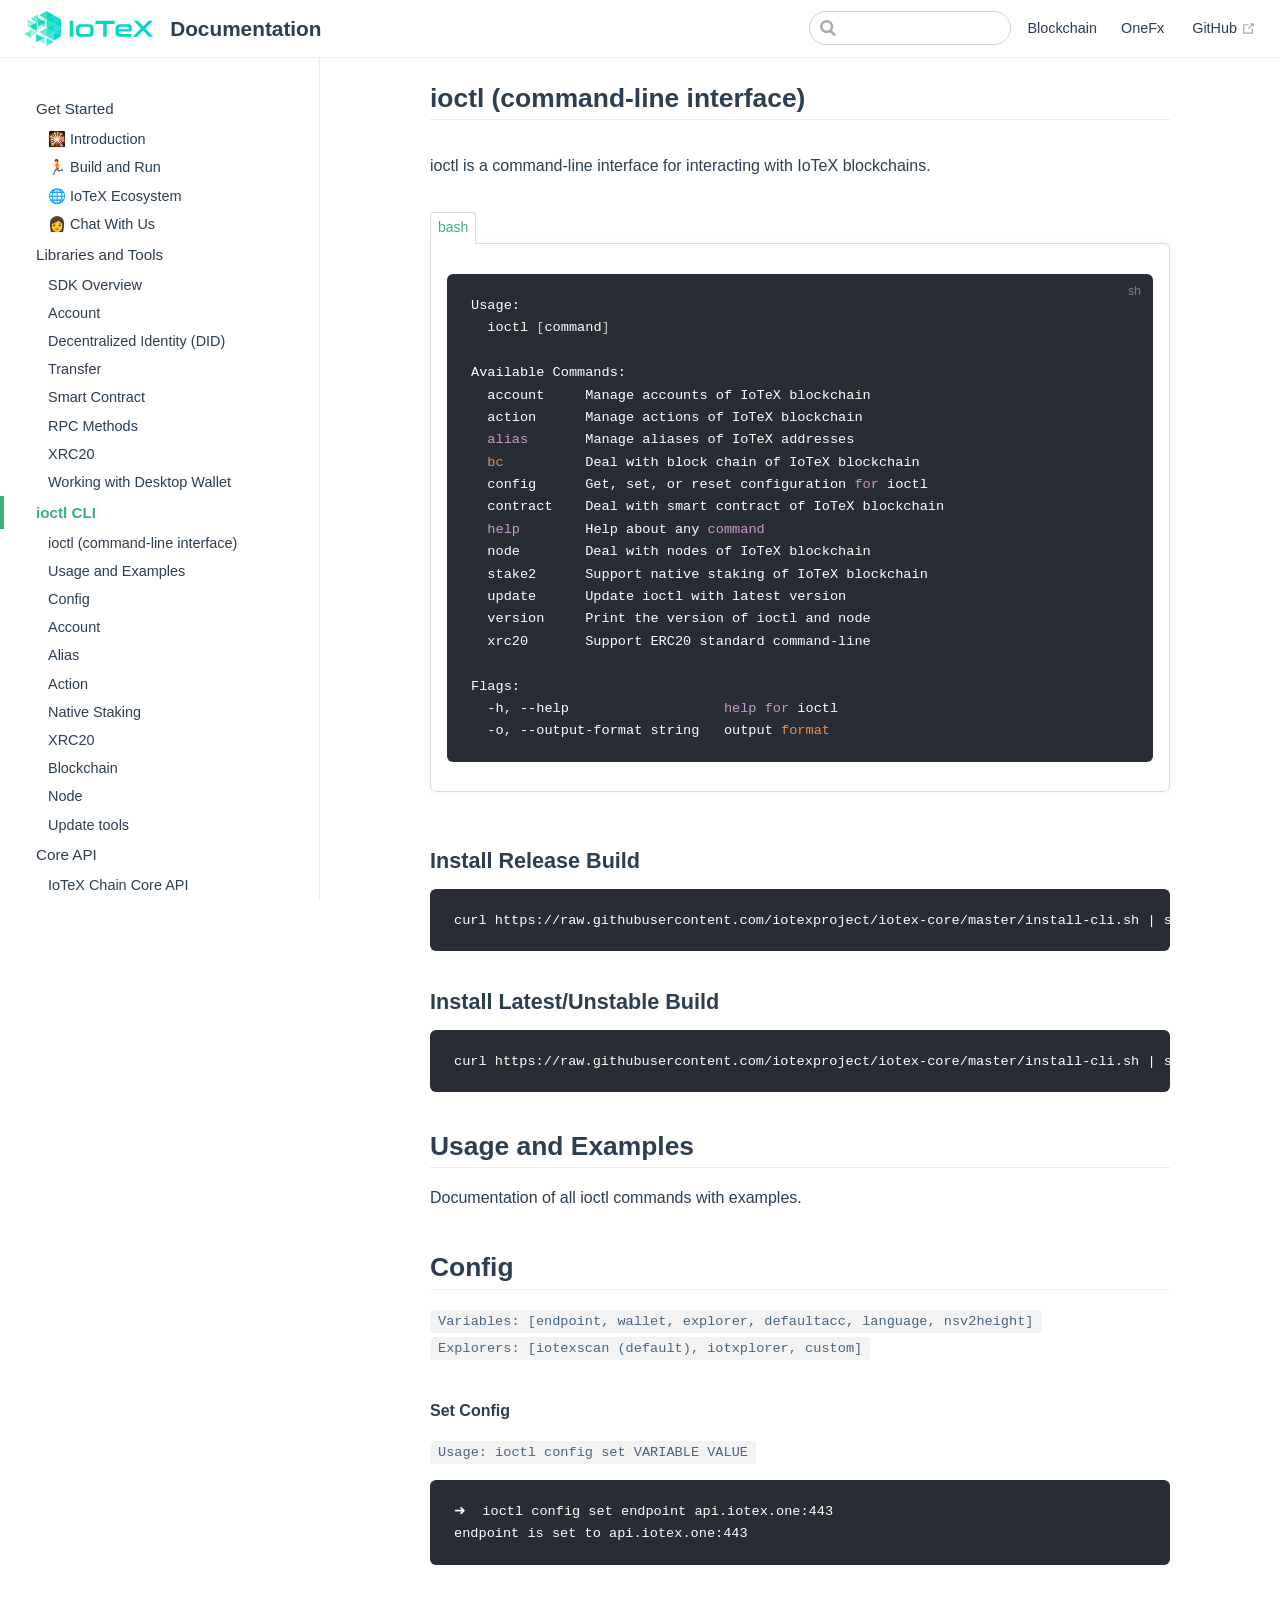
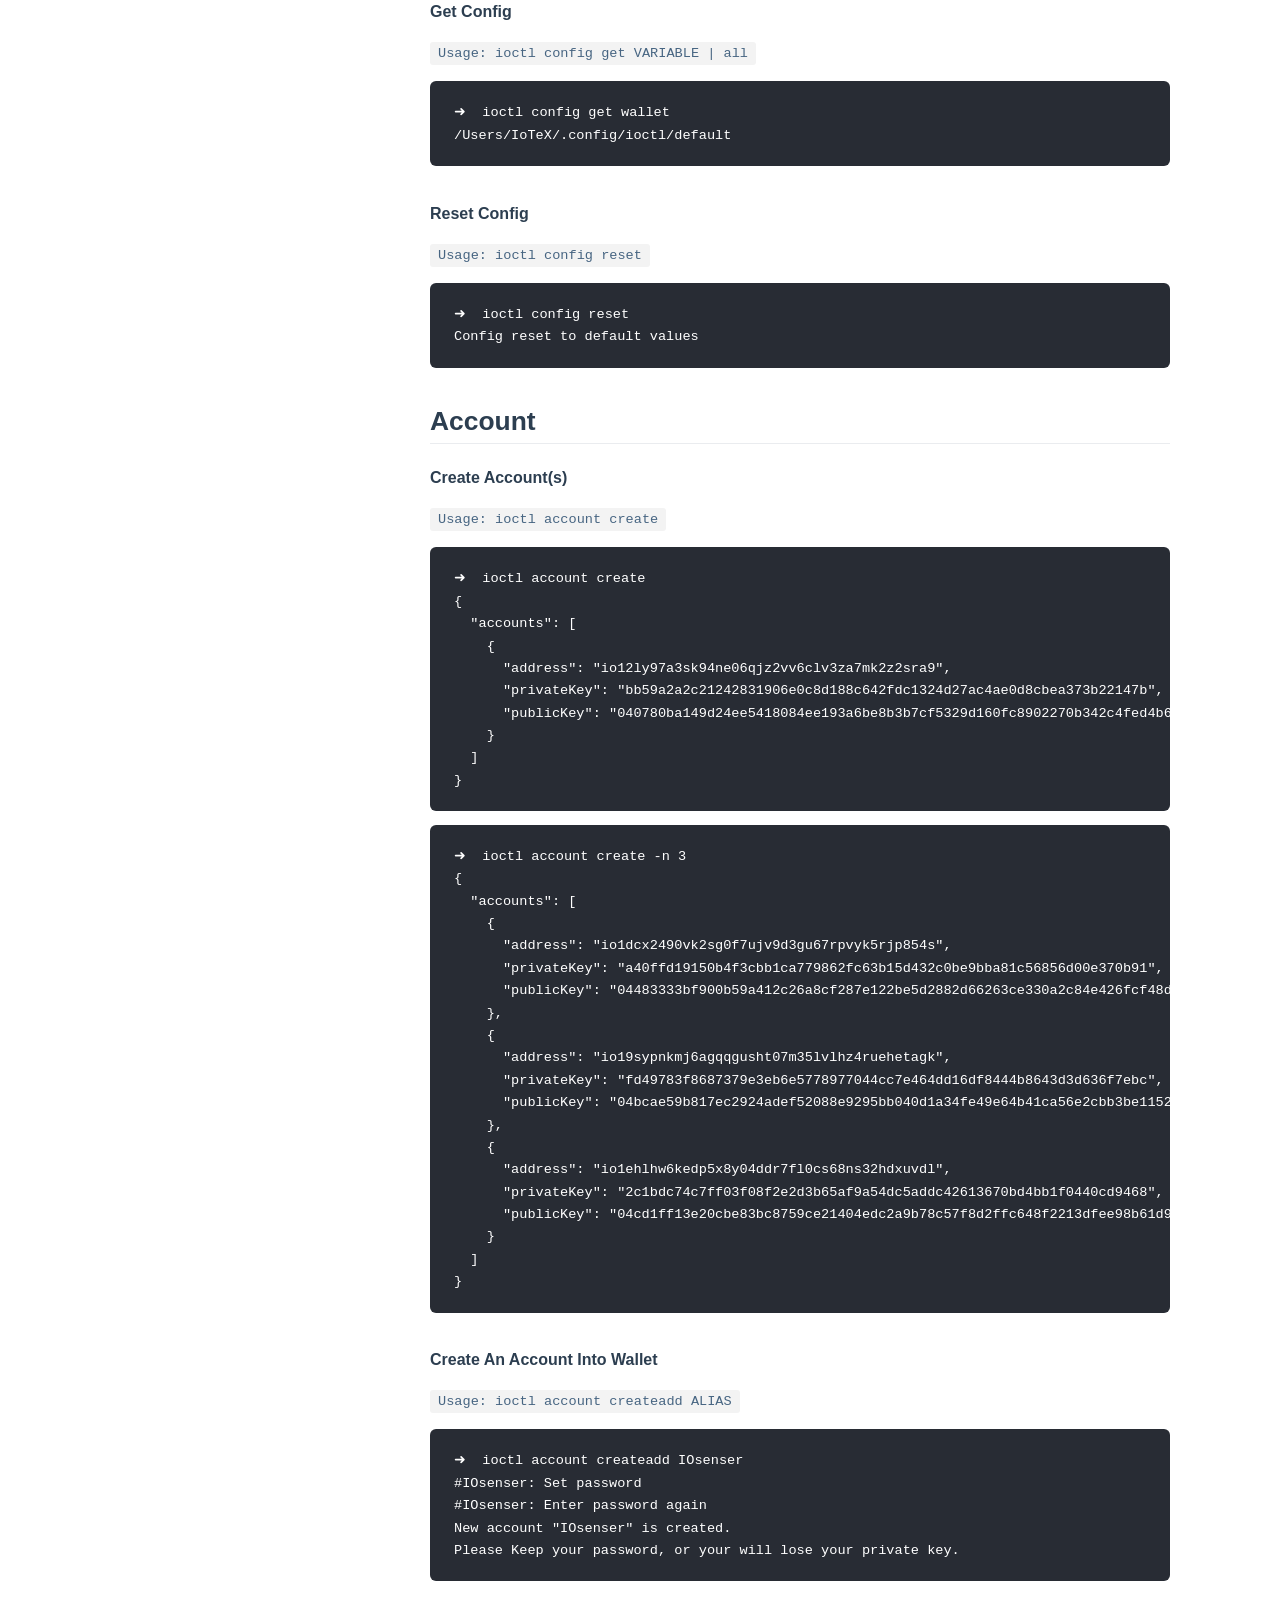
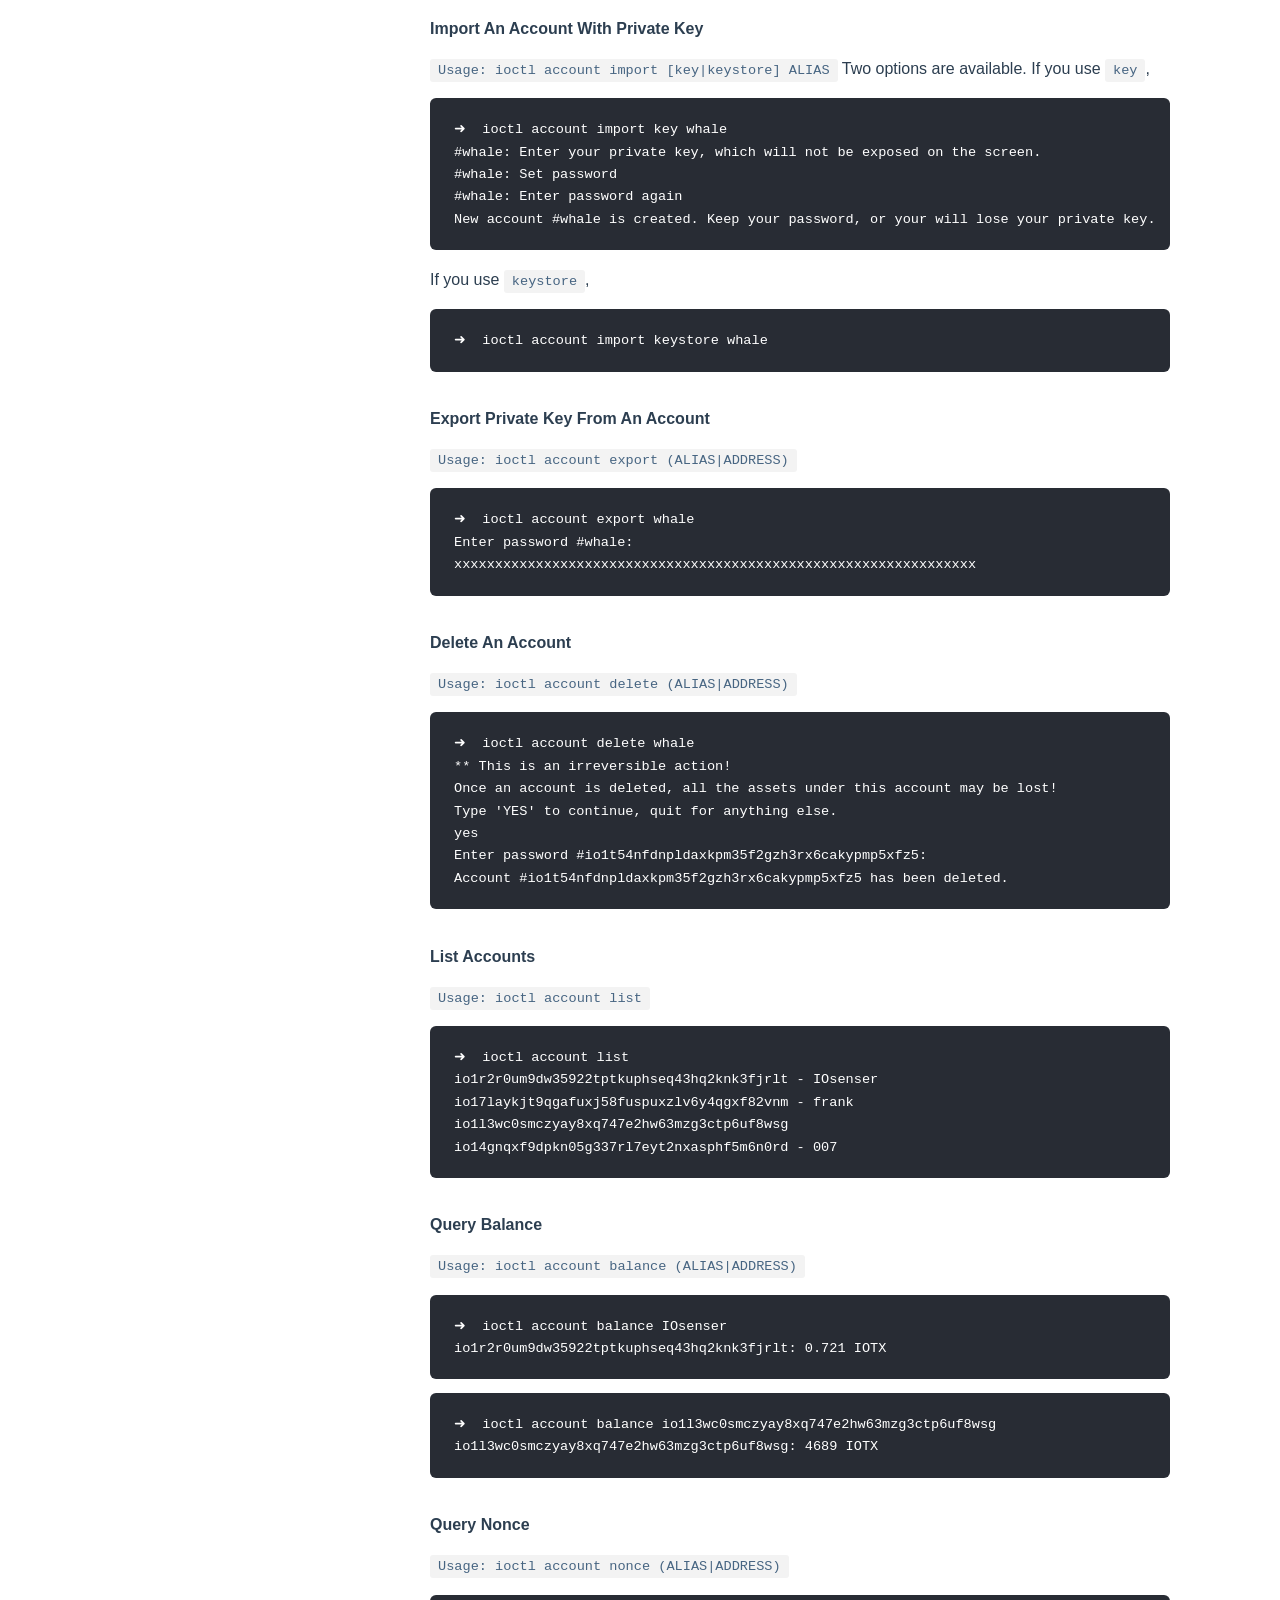
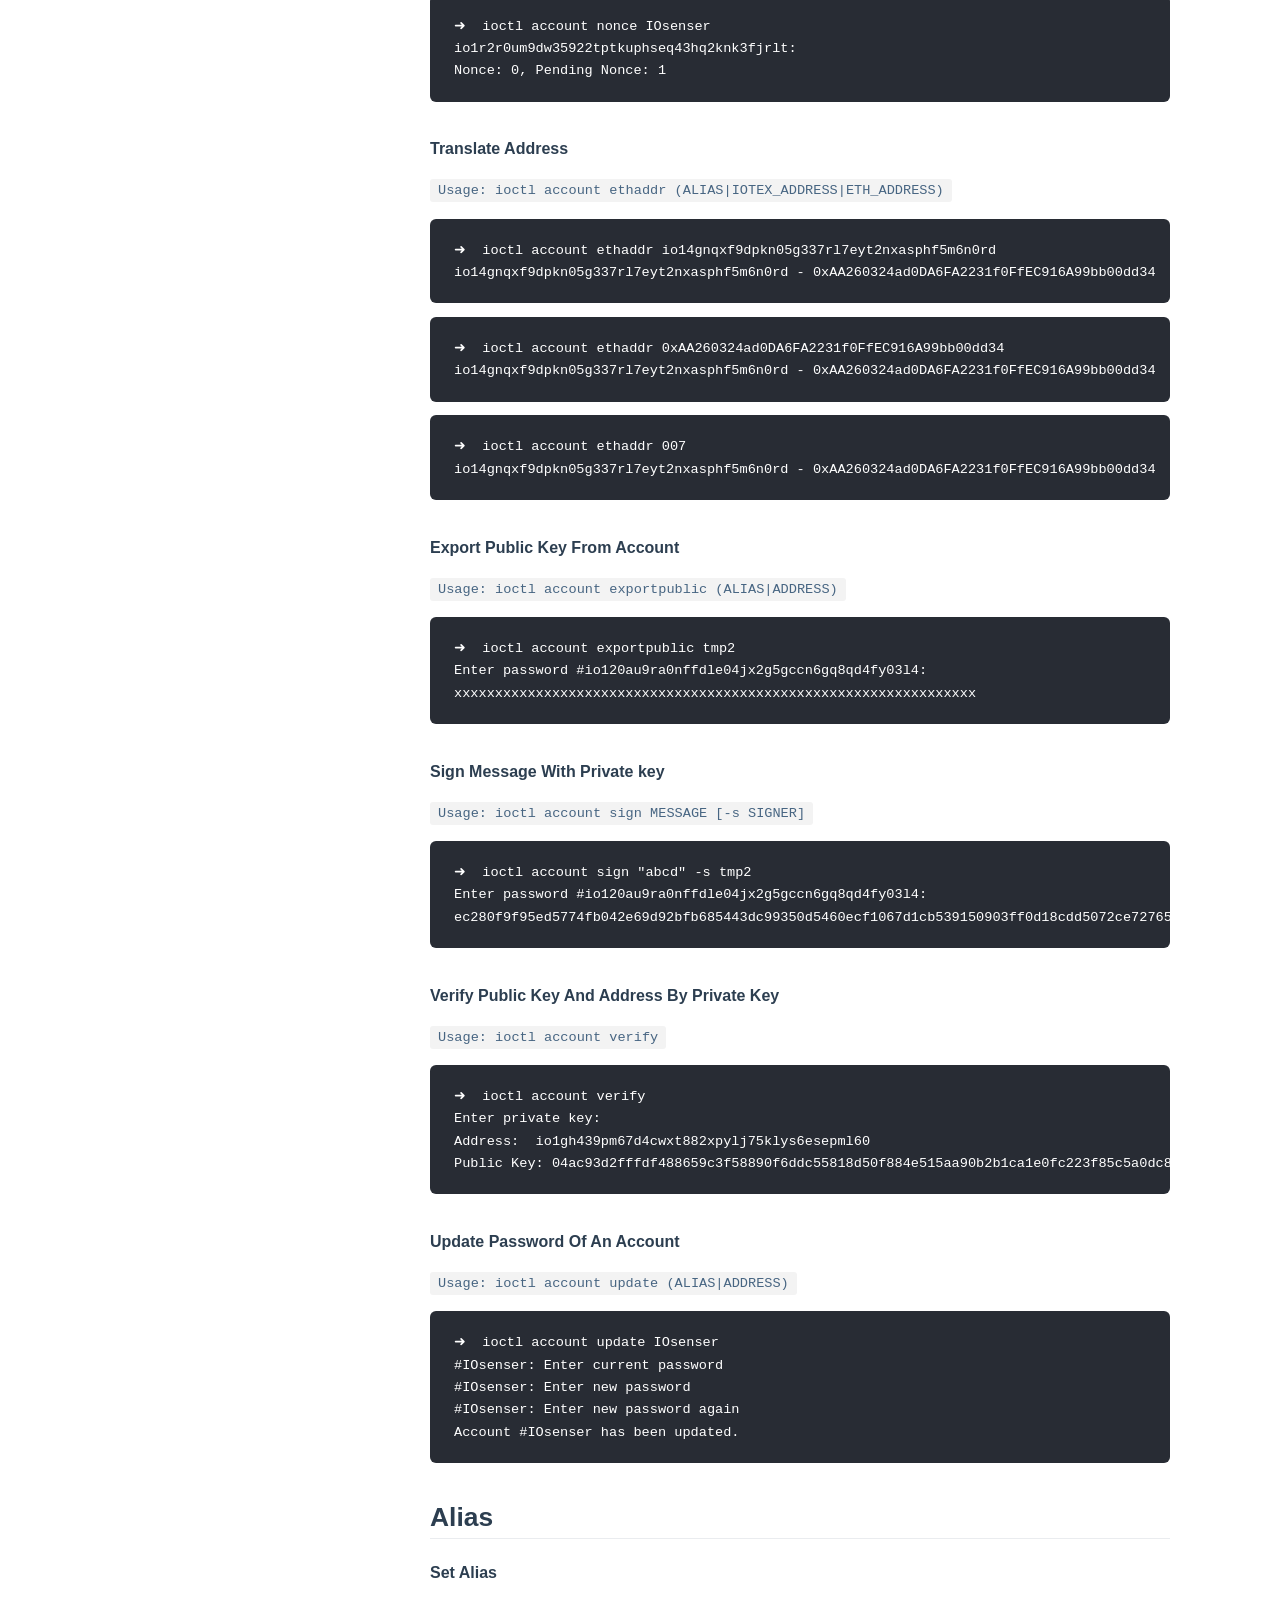
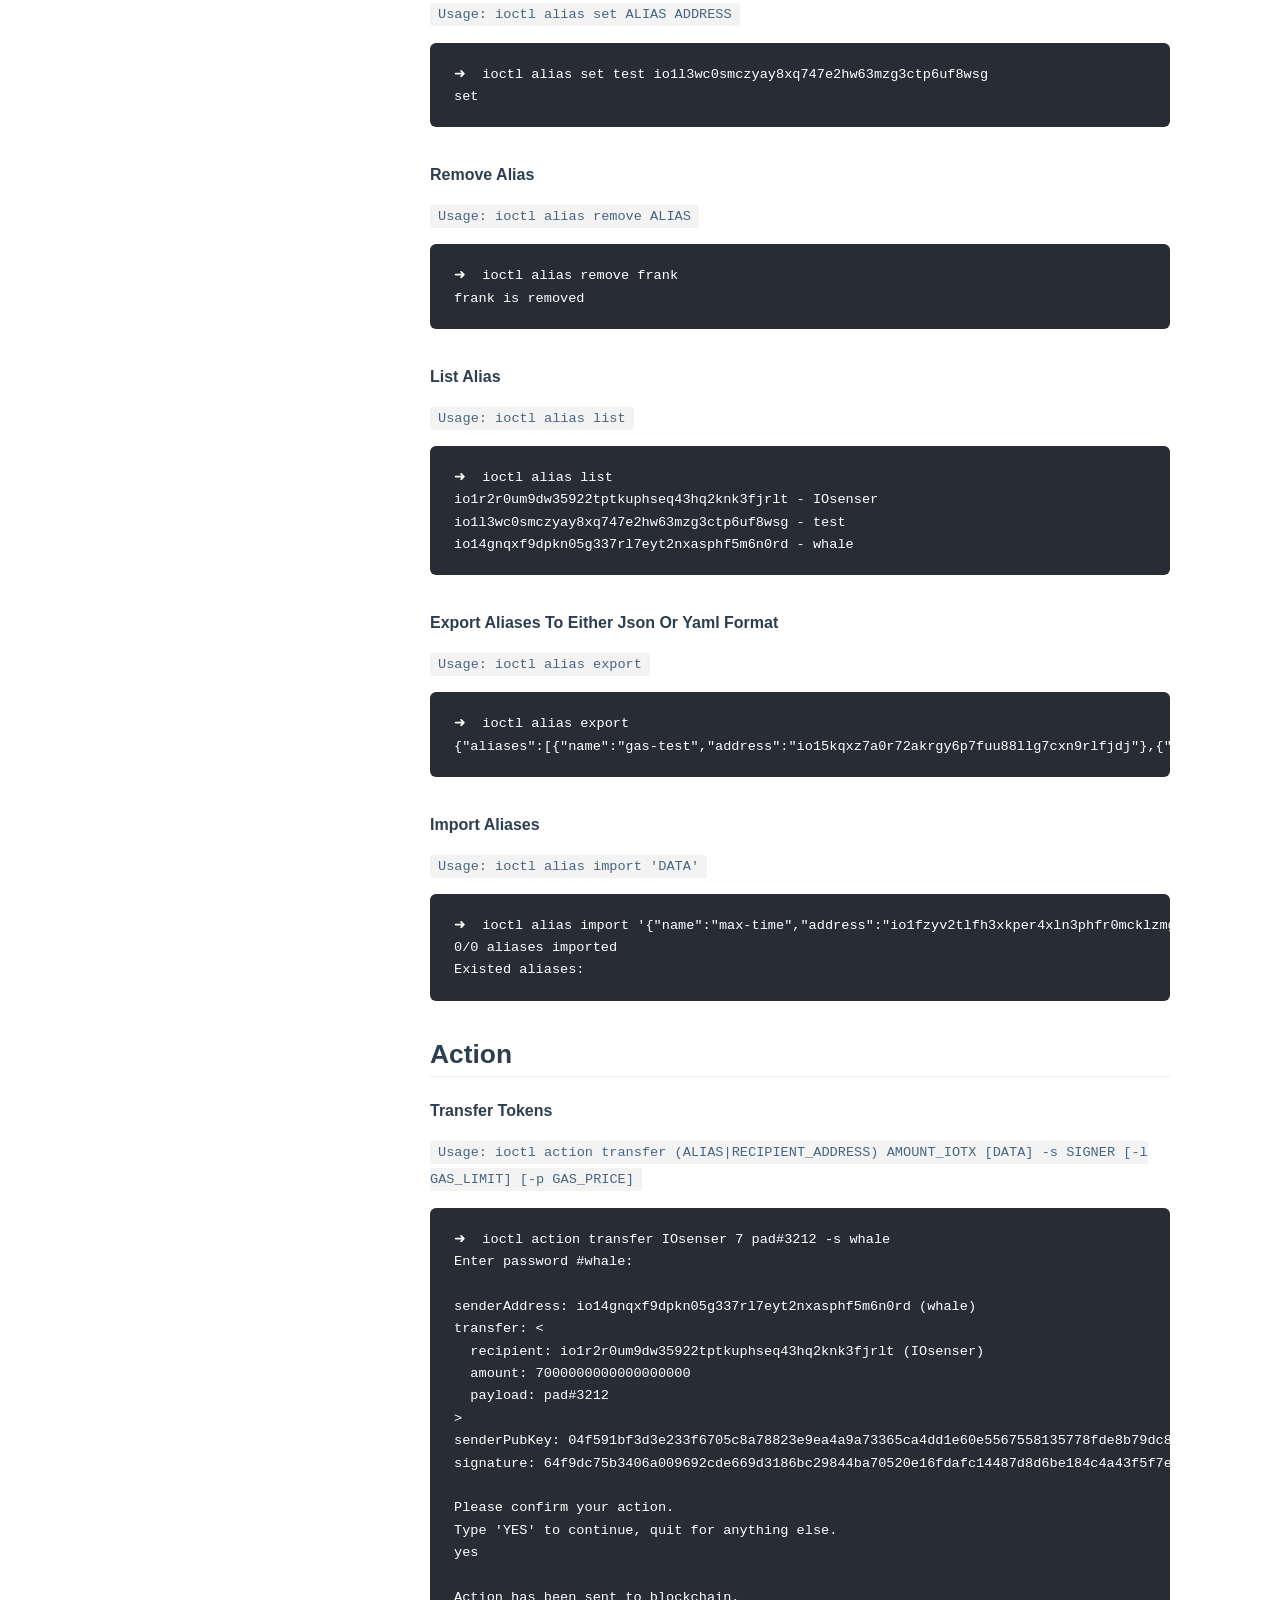
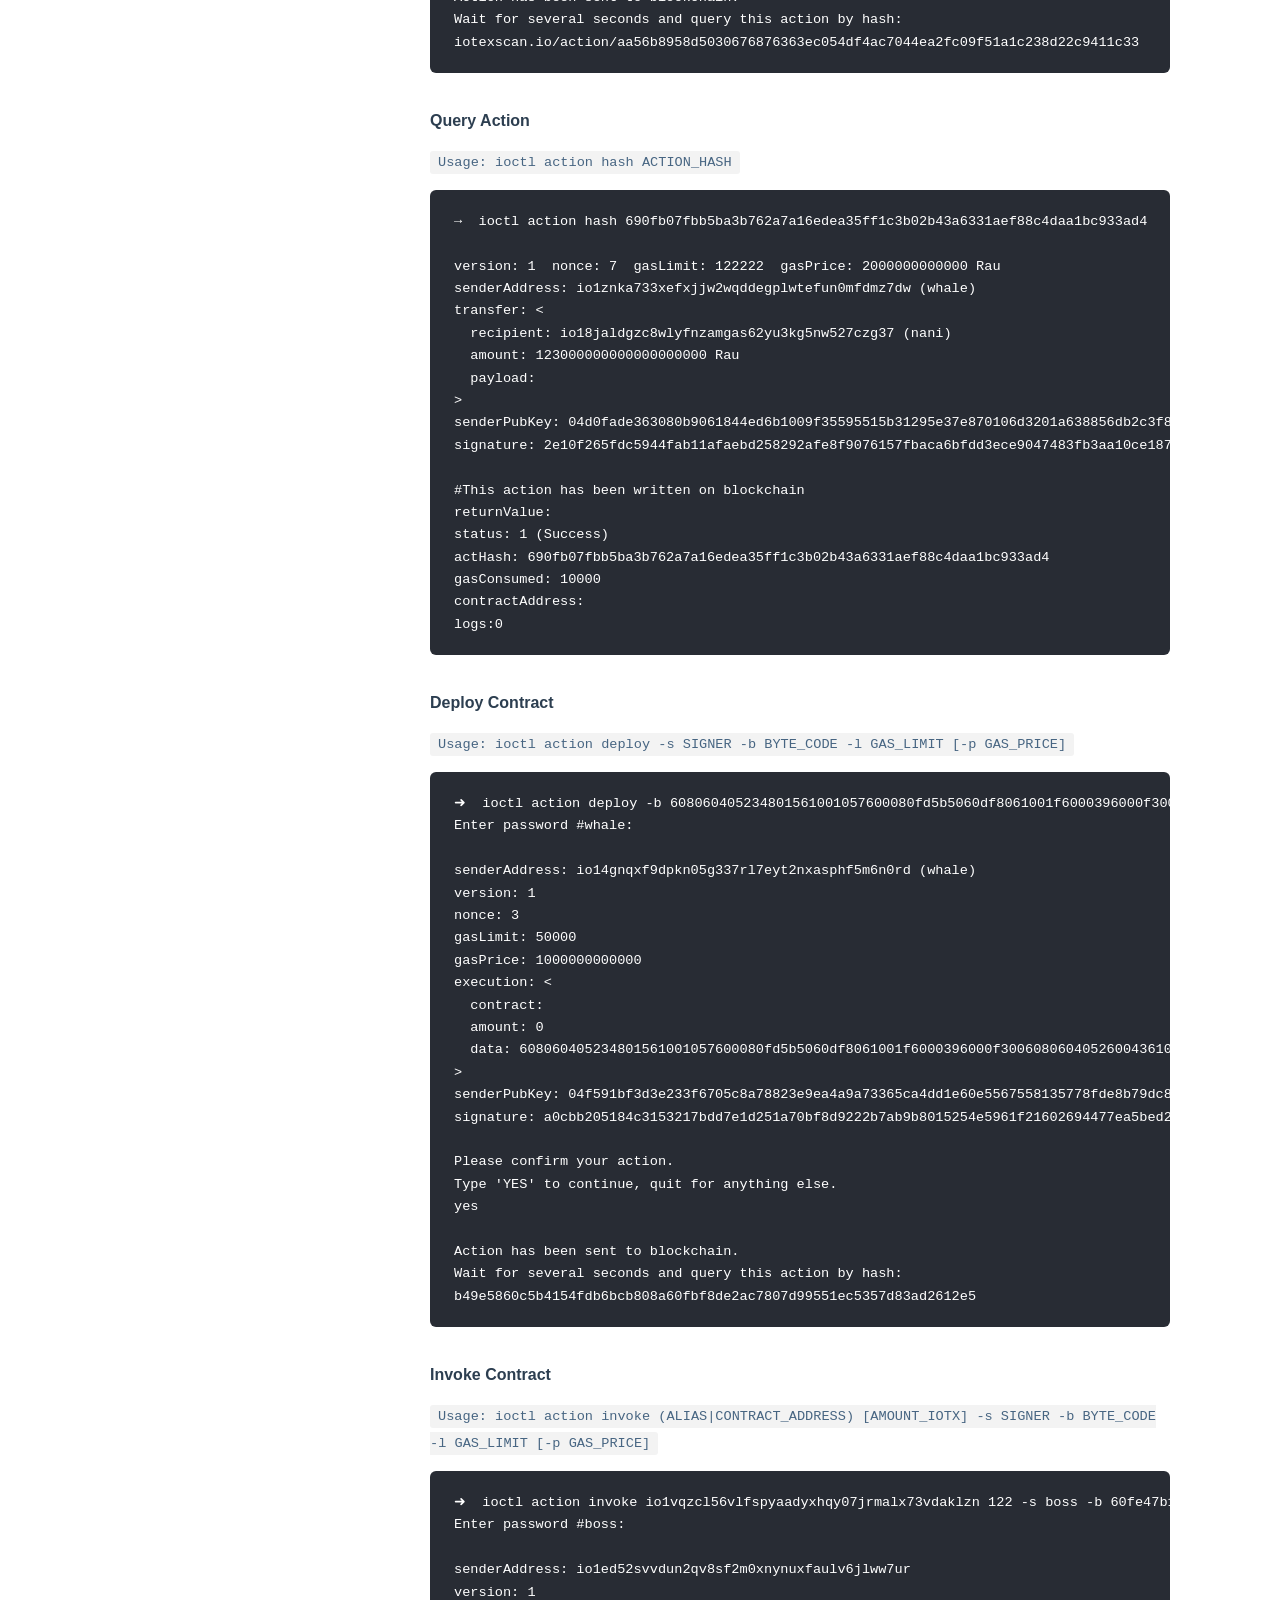
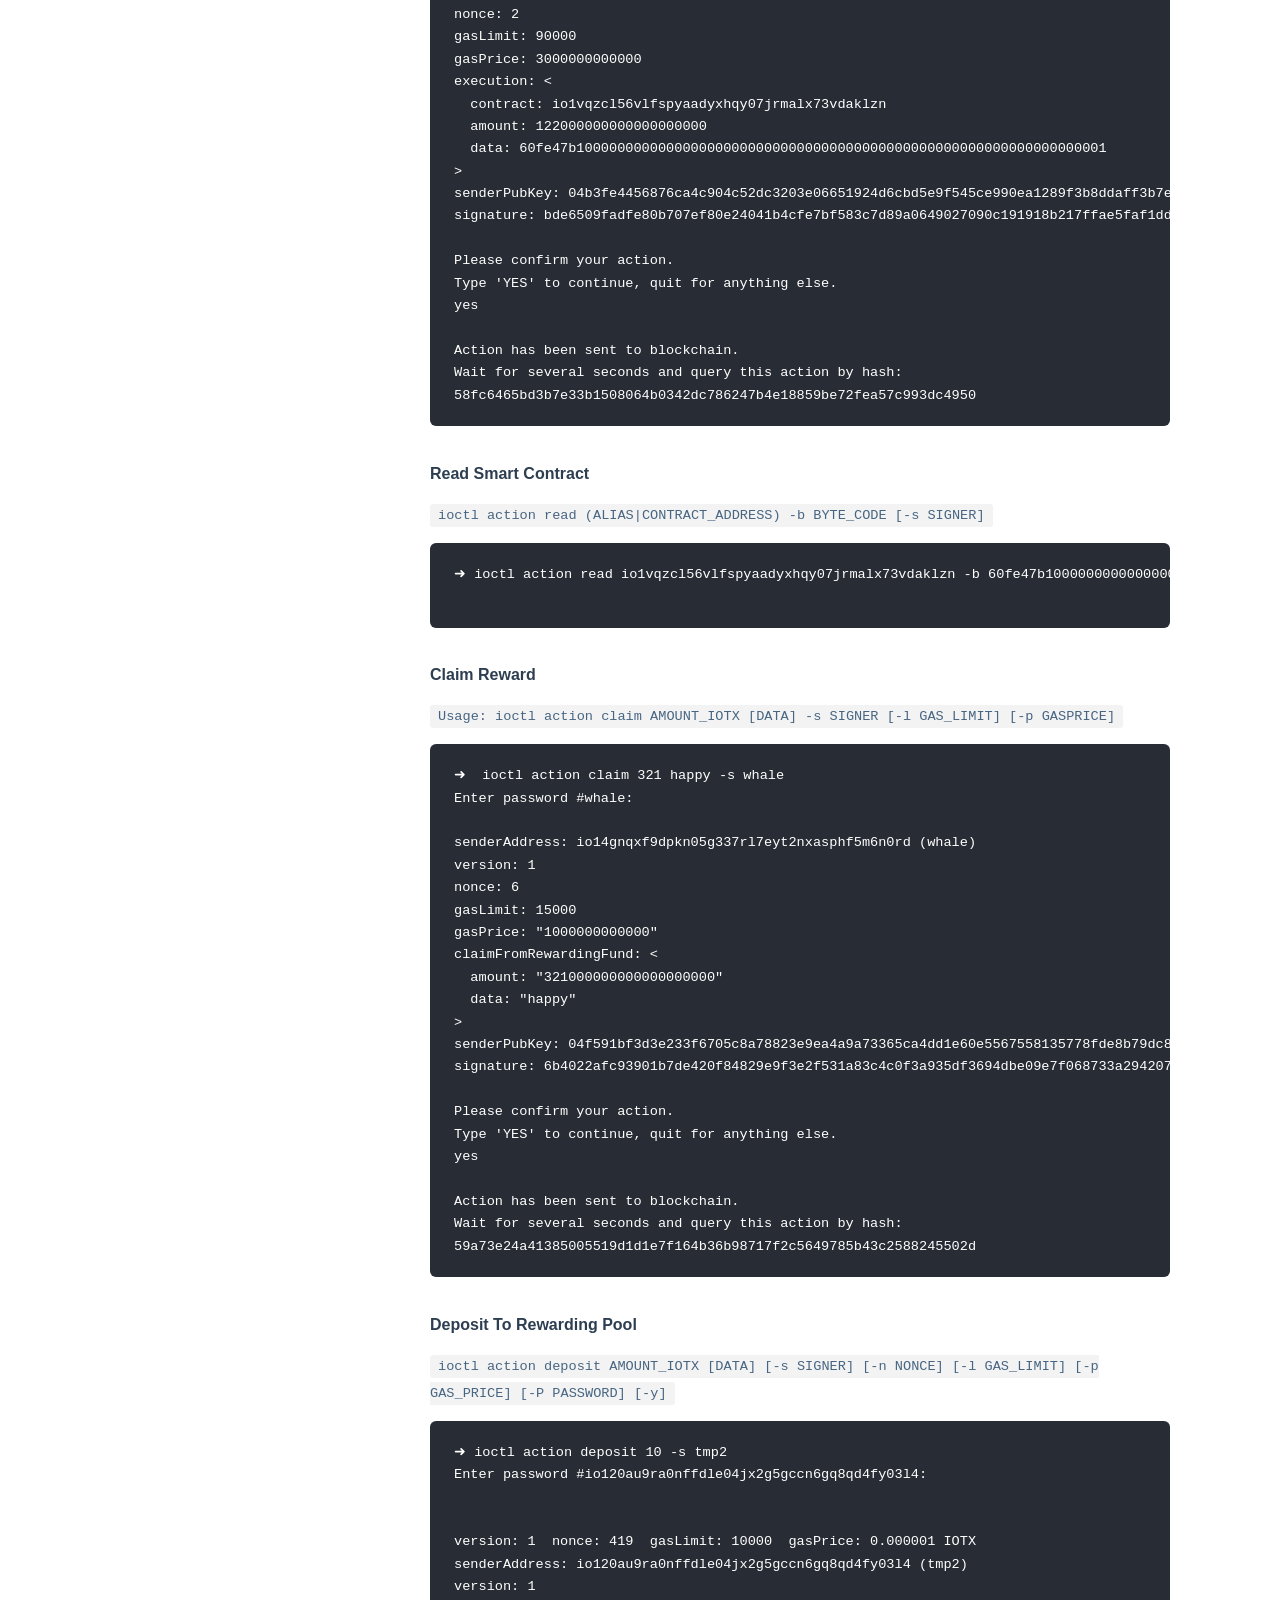
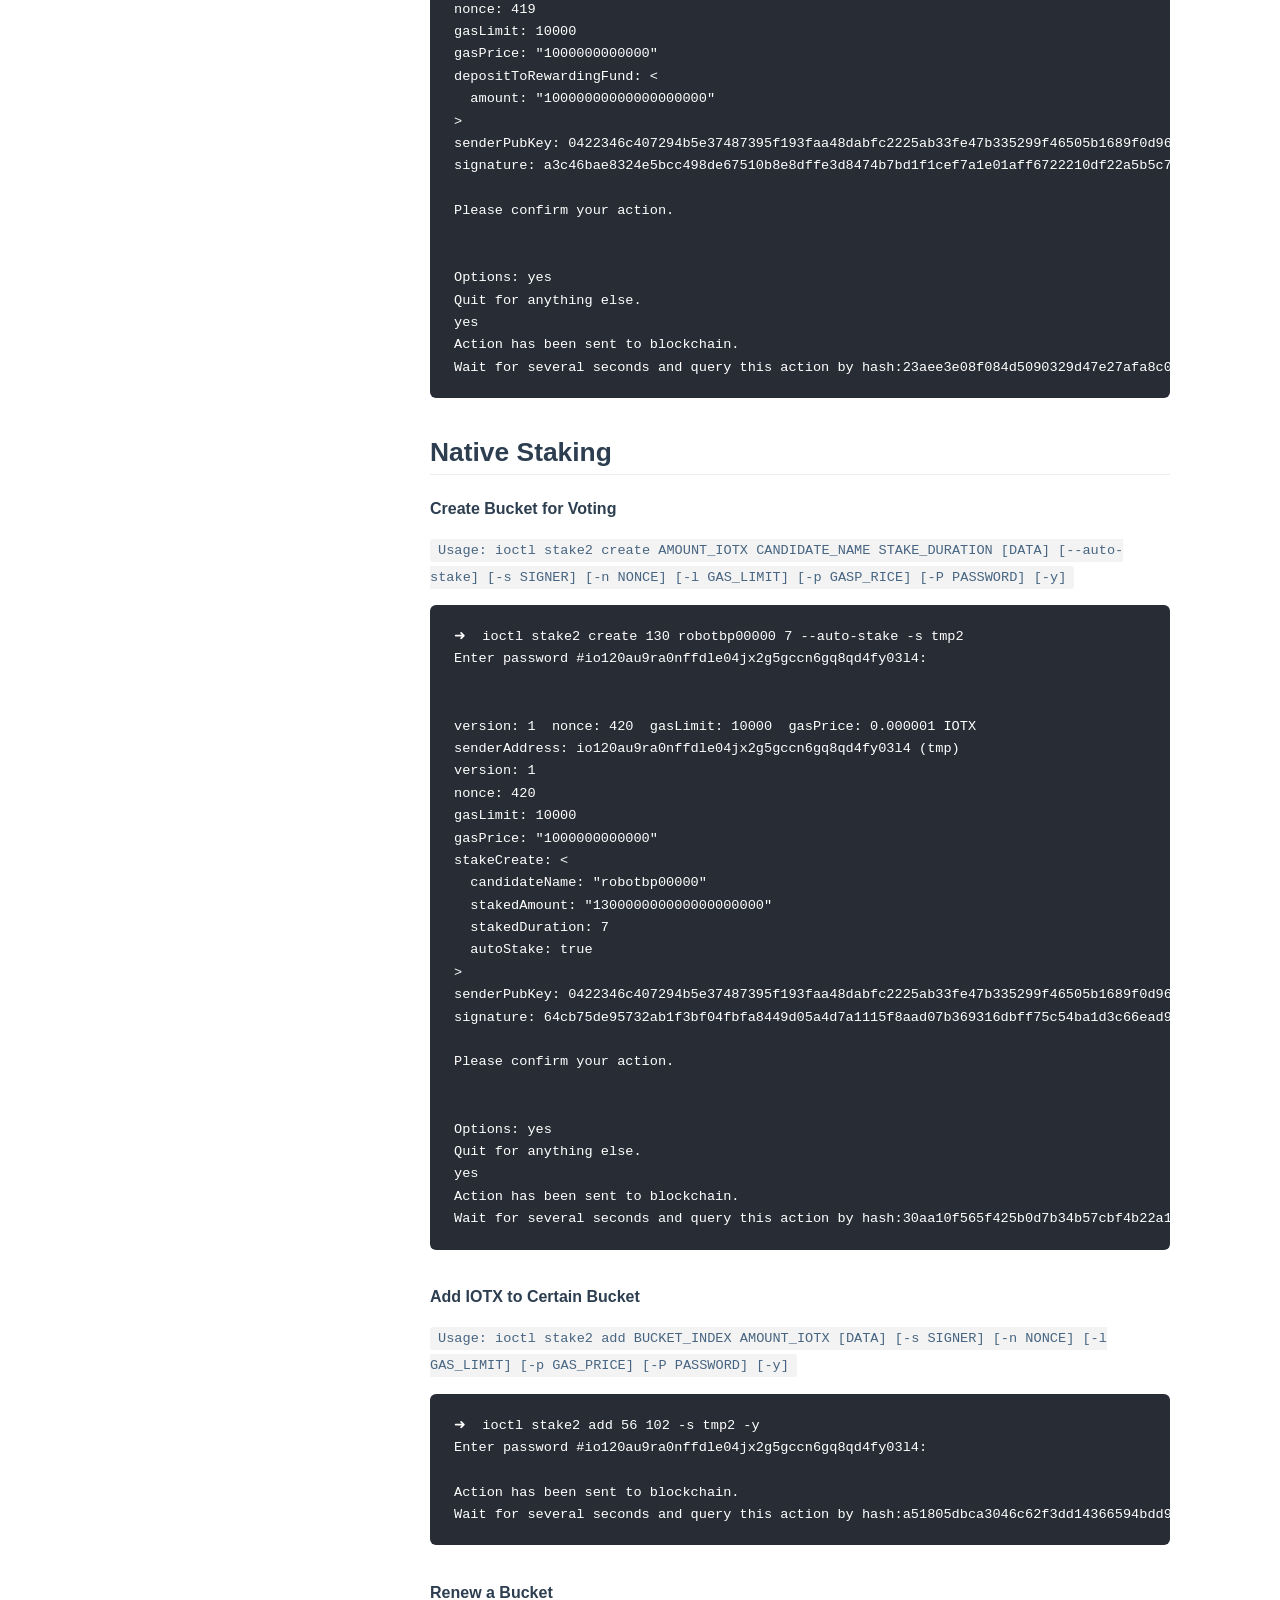
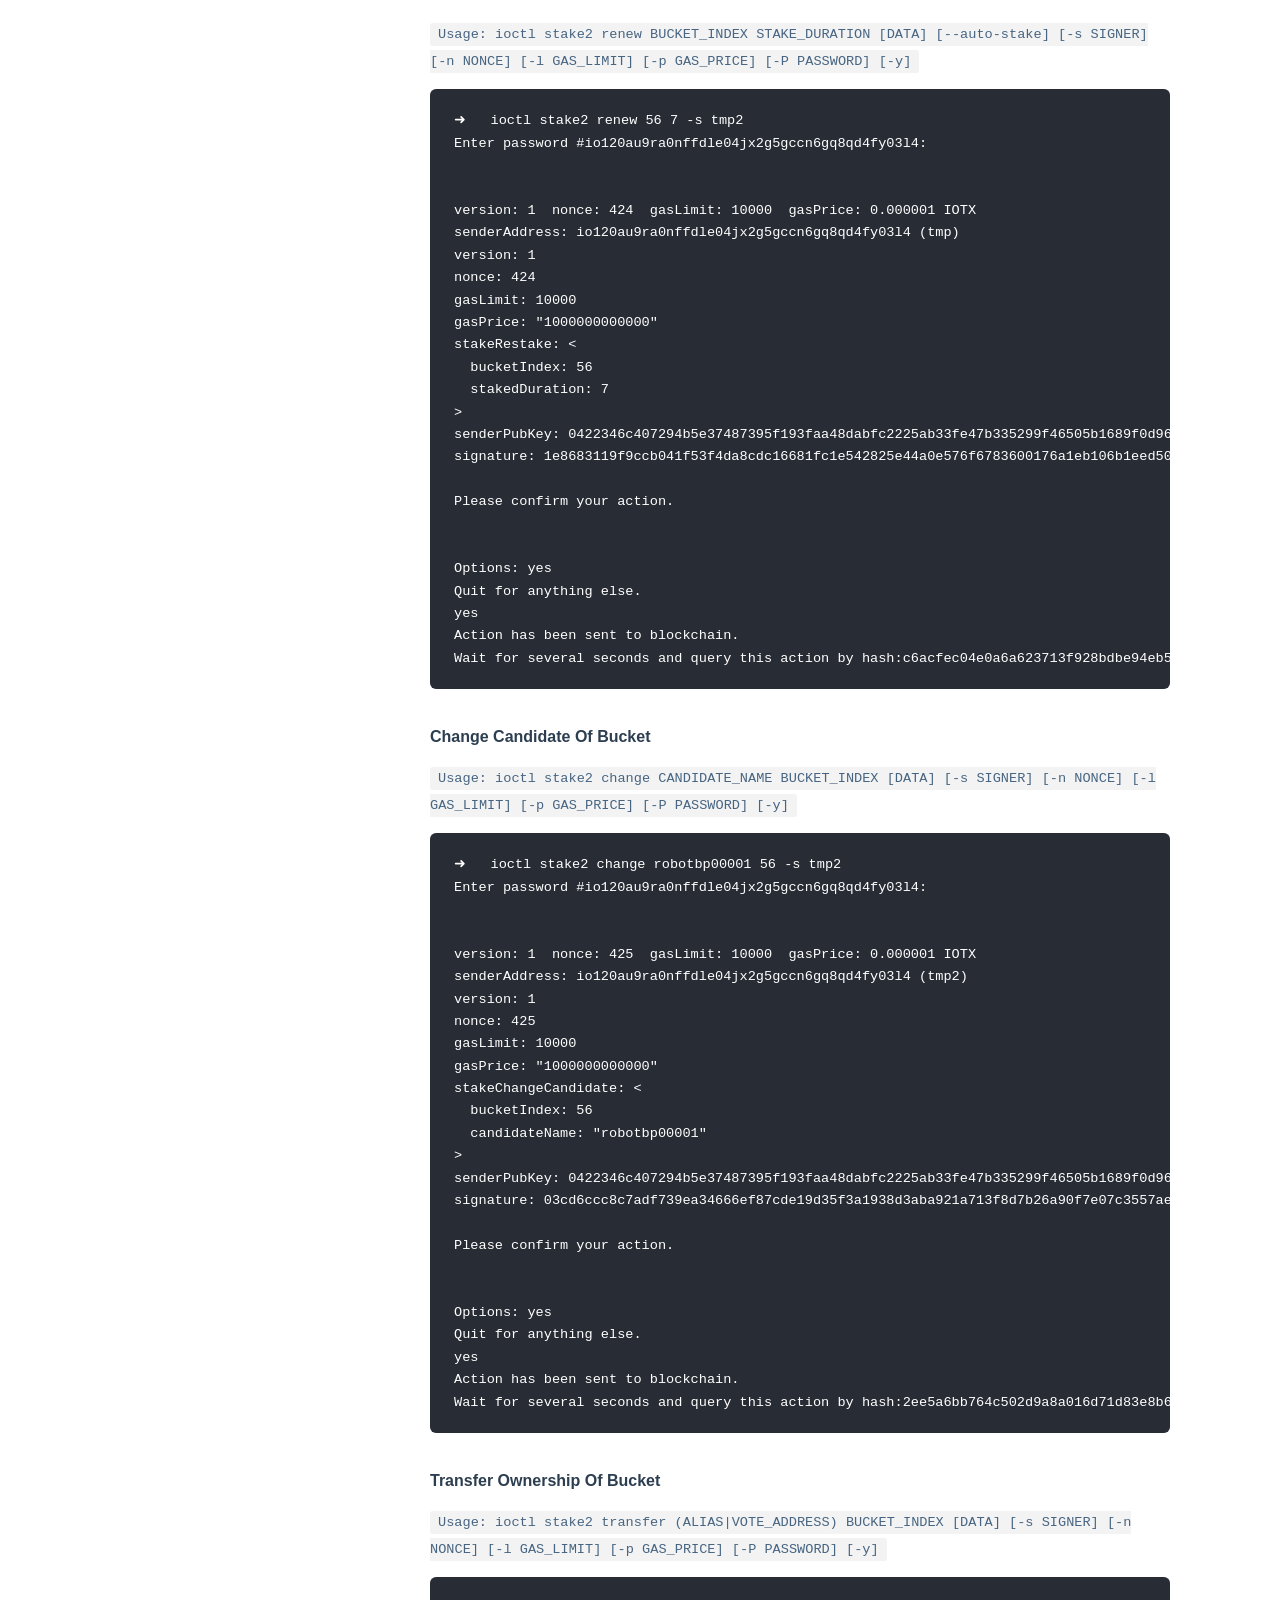
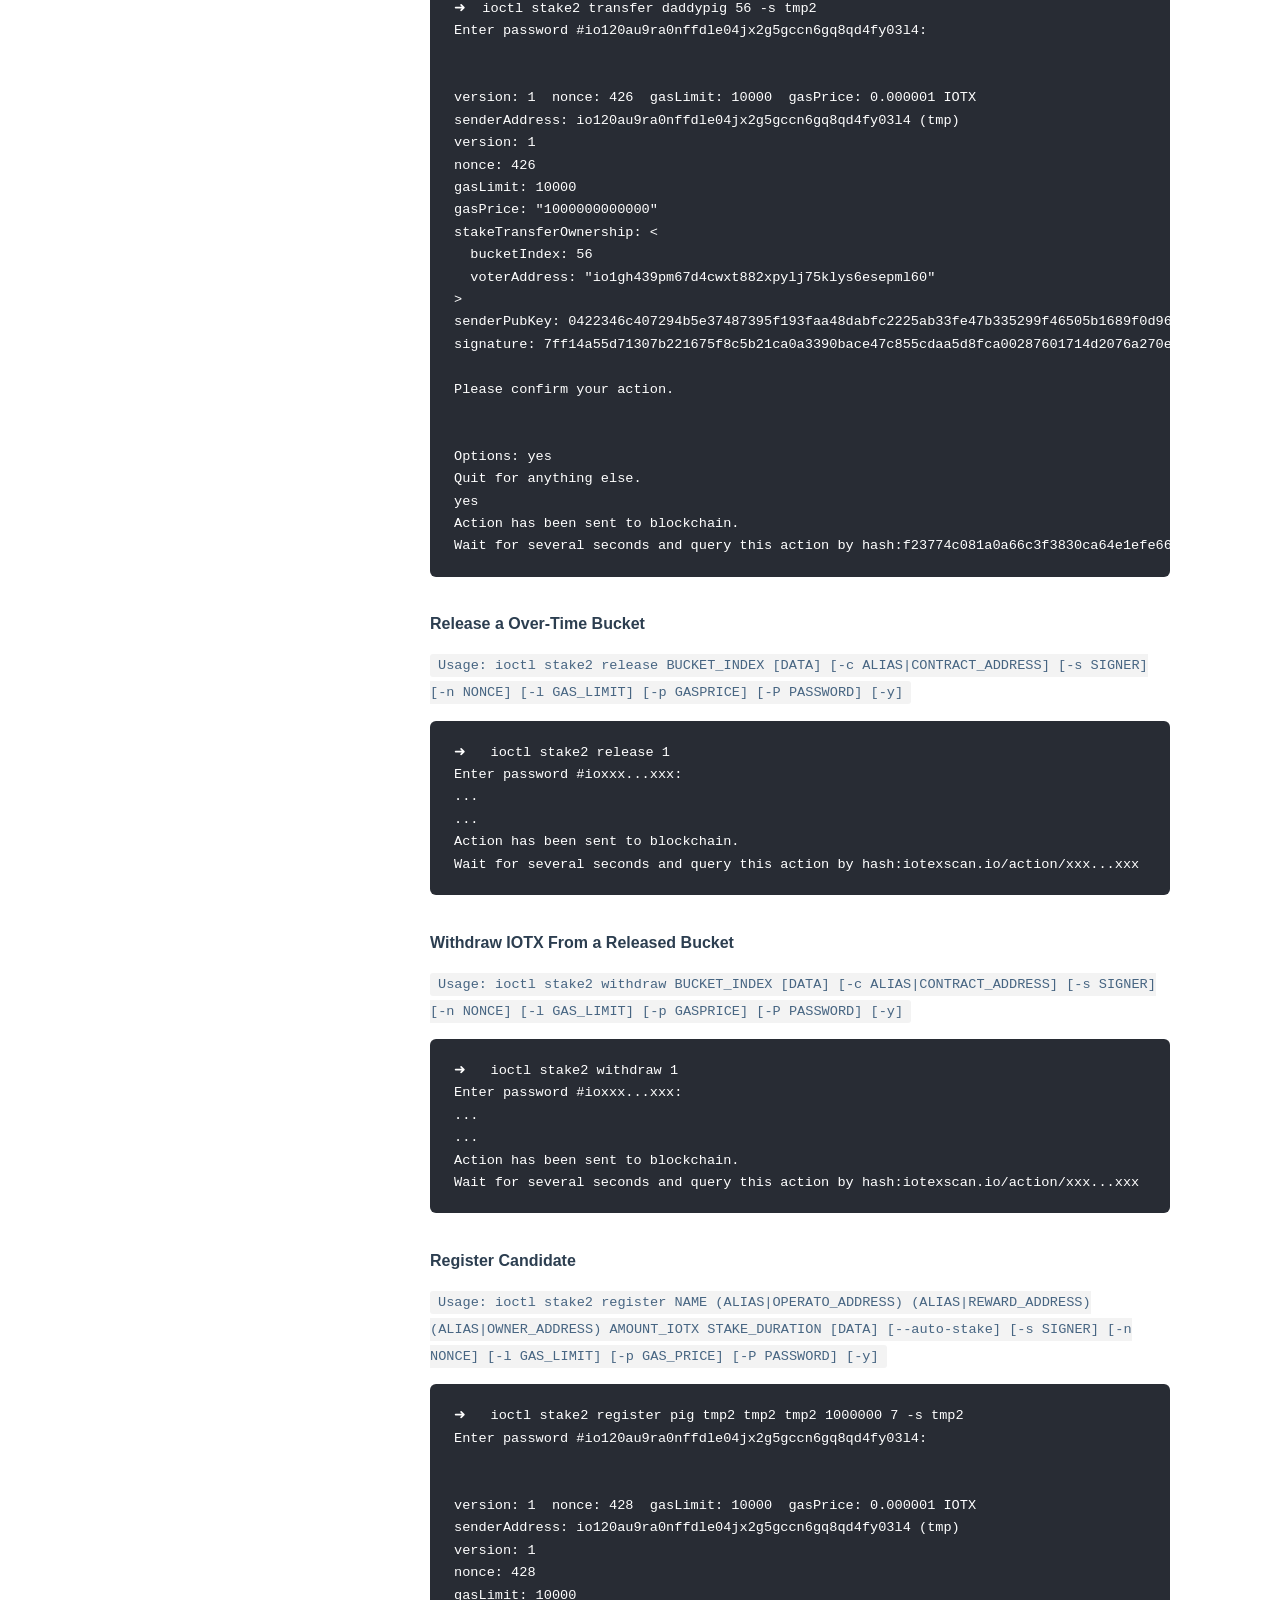
<file: docs/ioctl.html>
<!DOCTYPE html>
<html lang="en-US">
  <head>
    <meta charset="utf-8">
    <meta name="viewport" content="width=device-width,initial-scale=1">
    <title>ioctl CLI | Documentation</title>
    <meta name="generator" content="VuePress 1.5.0">
    <link rel="icon" href="/logo.png">
    <link rel="manifest" href="/manifest.json">
    <link rel="apple-touch-icon" href="/icons/apple-touch-icon-152x152.png">
    <link rel="mask-icon" href="/icons/safari-pinned-tab.svg" color="#3eaf7c">
    <meta name="description" content="by the community for the community">
    <meta name="theme-color" content="#3eaf7c">
    <meta name="apple-mobile-web-app-capable" content="yes">
    <meta name="apple-mobile-web-app-status-bar-style" content="black">
    <meta name="msapplication-TileImage" content="/icons/msapplication-icon-144x144.png">
    <meta name="msapplication-TileColor" content="#000000">
    <link rel="preload" href="/assets/css/0.styles.02452cf4.css" as="style"><link rel="preload" href="/assets/js/app.8d3d4ae9.js" as="script"><link rel="preload" href="/assets/js/2.e2a8f5ea.js" as="script"><link rel="preload" href="/assets/js/11.362595a6.js" as="script"><link rel="prefetch" href="/assets/js/10.64ce93ff.js"><link rel="prefetch" href="/assets/js/12.b4e1ae21.js"><link rel="prefetch" href="/assets/js/13.5d842390.js"><link rel="prefetch" href="/assets/js/14.40fdeab9.js"><link rel="prefetch" href="/assets/js/15.50b0e6b6.js"><link rel="prefetch" href="/assets/js/16.ad3703a1.js"><link rel="prefetch" href="/assets/js/17.535aebbb.js"><link rel="prefetch" href="/assets/js/18.a89738b7.js"><link rel="prefetch" href="/assets/js/3.476dba85.js"><link rel="prefetch" href="/assets/js/4.e9d5eb58.js"><link rel="prefetch" href="/assets/js/5.8957150a.js"><link rel="prefetch" href="/assets/js/6.488d2335.js"><link rel="prefetch" href="/assets/js/7.065ba323.js"><link rel="prefetch" href="/assets/js/8.8dc5096f.js"><link rel="prefetch" href="/assets/js/9.1e2a630f.js">
    <link rel="stylesheet" href="/assets/css/0.styles.02452cf4.css">
  </head>
  <body>
    <div id="app" data-server-rendered="true"><div class="theme-container"><header class="navbar"><div class="sidebar-button"><svg xmlns="http://www.w3.org/2000/svg" aria-hidden="true" role="img" viewBox="0 0 448 512" class="icon"><path fill="currentColor" d="M436 124H12c-6.627 0-12-5.373-12-12V80c0-6.627 5.373-12 12-12h424c6.627 0 12 5.373 12 12v32c0 6.627-5.373 12-12 12zm0 160H12c-6.627 0-12-5.373-12-12v-32c0-6.627 5.373-12 12-12h424c6.627 0 12 5.373 12 12v32c0 6.627-5.373 12-12 12zm0 160H12c-6.627 0-12-5.373-12-12v-32c0-6.627 5.373-12 12-12h424c6.627 0 12 5.373 12 12v32c0 6.627-5.373 12-12 12z"></path></svg></div> <a href="/" class="home-link router-link-active"><img src="/logo.svg" alt="Documentation" class="logo"> <span class="site-name can-hide">Documentation</span></a> <div class="links"><div class="search-box"><input aria-label="Search" autocomplete="off" spellcheck="false" value=""> <!----></div> <nav class="nav-links can-hide"><div class="nav-item"><a href="/" class="nav-link">
  Blockchain
</a></div><div class="nav-item"><a href="/onefx/get-started.html" class="nav-link">
  OneFx
</a></div> <a href="https://github.com/iotexproject/iotex-docs" target="_blank" rel="noopener noreferrer" class="repo-link">
    GitHub
    <svg xmlns="http://www.w3.org/2000/svg" aria-hidden="true" x="0px" y="0px" viewBox="0 0 100 100" width="15" height="15" class="icon outbound"><path fill="currentColor" d="M18.8,85.1h56l0,0c2.2,0,4-1.8,4-4v-32h-8v28h-48v-48h28v-8h-32l0,0c-2.2,0-4,1.8-4,4v56C14.8,83.3,16.6,85.1,18.8,85.1z"></path> <polygon fill="currentColor" points="45.7,48.7 51.3,54.3 77.2,28.5 77.2,37.2 85.2,37.2 85.2,14.9 62.8,14.9 62.8,22.9 71.5,22.9"></polygon></svg></a></nav></div></header> <div class="sidebar-mask"></div> <aside class="sidebar"><nav class="nav-links"><div class="nav-item"><a href="/" class="nav-link">
  Blockchain
</a></div><div class="nav-item"><a href="/onefx/get-started.html" class="nav-link">
  OneFx
</a></div> <a href="https://github.com/iotexproject/iotex-docs" target="_blank" rel="noopener noreferrer" class="repo-link">
    GitHub
    <svg xmlns="http://www.w3.org/2000/svg" aria-hidden="true" x="0px" y="0px" viewBox="0 0 100 100" width="15" height="15" class="icon outbound"><path fill="currentColor" d="M18.8,85.1h56l0,0c2.2,0,4-1.8,4-4v-32h-8v28h-48v-48h28v-8h-32l0,0c-2.2,0-4,1.8-4,4v56C14.8,83.3,16.6,85.1,18.8,85.1z"></path> <polygon fill="currentColor" points="45.7,48.7 51.3,54.3 77.2,28.5 77.2,37.2 85.2,37.2 85.2,14.9 62.8,14.9 62.8,22.9 71.5,22.9"></polygon></svg></a></nav>  <ul class="sidebar-links"><li><section class="sidebar-group depth-0"><p class="sidebar-heading open"><span></span> <!----></p> <ul class="sidebar-links sidebar-group-items"><li><a href="/" aria-current="page" class="sidebar-link">Get Started</a><ul class="sidebar-sub-headers"><li class="sidebar-sub-header"><a href="/#introduction" class="sidebar-link">🎇 Introduction</a></li><li class="sidebar-sub-header"><a href="/#build-and-run" class="sidebar-link">🏃 Build and Run</a></li><li class="sidebar-sub-header"><a href="/#iotex-ecosystem" class="sidebar-link">🌐 IoTeX Ecosystem</a></li><li class="sidebar-sub-header"><a href="/#chat-with-us" class="sidebar-link">👩 Chat With Us</a></li></ul></li><li><a href="/docs/libraries-and-tools.html" class="sidebar-link">Libraries and Tools</a><ul class="sidebar-sub-headers"><li class="sidebar-sub-header"><a href="/docs/libraries-and-tools.html#sdk-overview" class="sidebar-link">SDK Overview</a></li><li class="sidebar-sub-header"><a href="/docs/libraries-and-tools.html#account" class="sidebar-link">Account</a></li><li class="sidebar-sub-header"><a href="/docs/libraries-and-tools.html#decentralized-identity-did" class="sidebar-link">Decentralized Identity (DID)</a></li><li class="sidebar-sub-header"><a href="/docs/libraries-and-tools.html#transfer" class="sidebar-link">Transfer</a></li><li class="sidebar-sub-header"><a href="/docs/libraries-and-tools.html#smart-contract" class="sidebar-link">Smart Contract</a></li><li class="sidebar-sub-header"><a href="/docs/libraries-and-tools.html#rpc-methods" class="sidebar-link">RPC Methods</a></li><li class="sidebar-sub-header"><a href="/docs/libraries-and-tools.html#xrc20" class="sidebar-link">XRC20</a></li><li class="sidebar-sub-header"><a href="/docs/libraries-and-tools.html#working-with-desktop-wallet" class="sidebar-link">Working with Desktop Wallet</a></li></ul></li><li><a href="/docs/ioctl.html" aria-current="page" class="active sidebar-link">ioctl CLI</a><ul class="sidebar-sub-headers"><li class="sidebar-sub-header"><a href="/docs/ioctl.html#ioctl-command-line-interface" class="sidebar-link">ioctl (command-line interface)</a></li><li class="sidebar-sub-header"><a href="/docs/ioctl.html#usage-and-examples" class="sidebar-link">Usage and Examples</a></li><li class="sidebar-sub-header"><a href="/docs/ioctl.html#config" class="sidebar-link">Config</a></li><li class="sidebar-sub-header"><a href="/docs/ioctl.html#account" class="sidebar-link">Account</a></li><li class="sidebar-sub-header"><a href="/docs/ioctl.html#alias" class="sidebar-link">Alias</a></li><li class="sidebar-sub-header"><a href="/docs/ioctl.html#action" class="sidebar-link">Action</a></li><li class="sidebar-sub-header"><a href="/docs/ioctl.html#native-staking" class="sidebar-link">Native Staking</a></li><li class="sidebar-sub-header"><a href="/docs/ioctl.html#xrc20" class="sidebar-link">XRC20</a></li><li class="sidebar-sub-header"><a href="/docs/ioctl.html#blockchain" class="sidebar-link">Blockchain</a></li><li class="sidebar-sub-header"><a href="/docs/ioctl.html#node" class="sidebar-link">Node</a></li><li class="sidebar-sub-header"><a href="/docs/ioctl.html#update-tools" class="sidebar-link">Update tools</a></li></ul></li><li><a href="/docs/api.html" class="sidebar-link">Core API</a><ul class="sidebar-sub-headers"><li class="sidebar-sub-header"><a href="/docs/api.html#iotex-chain-core-api" class="sidebar-link">IoTeX Chain Core API</a></li></ul></li><li><a href="/docs/analytics.html" class="sidebar-link">Analytics</a><ul class="sidebar-sub-headers"><li class="sidebar-sub-header"><a href="/docs/analytics.html#iotex-analytics-api" class="sidebar-link">IoTeX Analytics API</a></li><li class="sidebar-sub-header"><a href="/docs/analytics.html#tool-chain" class="sidebar-link">Tool Chain</a></li></ul></li><li><a href="/docs/misc.html" class="sidebar-link">Misc</a><ul class="sidebar-sub-headers"><li class="sidebar-sub-header"><a href="/docs/misc.html#action-injector" class="sidebar-link">Action Injector</a></li><li class="sidebar-sub-header"><a href="/docs/misc.html#bookkeeping" class="sidebar-link">Bookkeeping</a></li></ul></li></ul></section></li></ul> </aside> <main class="page"> <div class="theme-default-content content__default"><h2 id="ioctl-command-line-interface"><a href="#ioctl-command-line-interface" class="header-anchor">#</a> ioctl (command-line interface)</h2> <p>ioctl is a command-line interface for interacting with IoTeX blockchains.</p> <div class="tabs-component"><ul role="tablist" class="tabs-component-tabs"></ul> <div class="tabs-component-panels"><section aria-hidden="true" id="bash" role="tabpanel" class="tabs-component-panel" style="display:none;"><div class="language-bash extra-class"><pre class="language-bash"><code>Usage:
  ioctl <span class="token punctuation">[</span>command<span class="token punctuation">]</span>

Available Commands:
  account     Manage accounts of IoTeX blockchain
  action      Manage actions of IoTeX blockchain
  <span class="token builtin class-name">alias</span>       Manage aliases of IoTeX addresses
  <span class="token function">bc</span>          Deal with block chain of IoTeX blockchain
  config      Get, set, or reset configuration <span class="token keyword">for</span> ioctl
  contract    Deal with smart contract of IoTeX blockchain
  <span class="token builtin class-name">help</span>        Help about any <span class="token builtin class-name">command</span>
  node        Deal with nodes of IoTeX blockchain
  stake2      Support native staking of IoTeX blockchain
  update      Update ioctl with latest version
  version     Print the version of ioctl and node
  xrc20       Support ERC20 standard command-line

Flags:
  -h, --help                   <span class="token builtin class-name">help</span> <span class="token keyword">for</span> ioctl
  -o, --output-format string   output <span class="token function">format</span>
</code></pre></div></section></div></div> <h3 id="install-release-build"><a href="#install-release-build" class="header-anchor">#</a> Install Release Build</h3> <div class="language- extra-class"><pre class="language-text"><code>curl https://raw.githubusercontent.com/iotexproject/iotex-core/master/install-cli.sh | sh
</code></pre></div><h3 id="install-latest-unstable-build"><a href="#install-latest-unstable-build" class="header-anchor">#</a> Install Latest/Unstable Build</h3> <div class="language- extra-class"><pre class="language-text"><code>curl https://raw.githubusercontent.com/iotexproject/iotex-core/master/install-cli.sh | sh -s &quot;unstable&quot;
</code></pre></div><h2 id="usage-and-examples"><a href="#usage-and-examples" class="header-anchor">#</a> Usage and Examples</h2> <p>Documentation of all ioctl commands with examples.</p> <h2 id="config"><a href="#config" class="header-anchor">#</a> Config</h2> <p><code>Variables: [endpoint, wallet, explorer, defaultacc, language, nsv2height]</code><br> <code>Explorers: [iotexscan (default), iotxplorer, custom]</code></p> <h4 id="set-config"><a href="#set-config" class="header-anchor">#</a> Set Config</h4> <p><code>Usage: ioctl config set VARIABLE VALUE</code></p> <div class="language- extra-class"><pre class="language-text"><code>➜  ioctl config set endpoint api.iotex.one:443
endpoint is set to api.iotex.one:443
</code></pre></div><h4 id="get-config"><a href="#get-config" class="header-anchor">#</a> Get Config</h4> <p><code>Usage: ioctl config get VARIABLE | all</code></p> <div class="language- extra-class"><pre class="language-text"><code>➜  ioctl config get wallet
/Users/IoTeX/.config/ioctl/default
</code></pre></div><h4 id="reset-config"><a href="#reset-config" class="header-anchor">#</a> Reset Config</h4> <p><code>Usage: ioctl config reset</code></p> <div class="language- extra-class"><pre class="language-text"><code>➜  ioctl config reset
Config reset to default values
</code></pre></div><h2 id="account"><a href="#account" class="header-anchor">#</a> Account</h2> <h4 id="create-account-s"><a href="#create-account-s" class="header-anchor">#</a> Create Account(s)</h4> <p><code>Usage: ioctl account create</code></p> <div class="language- extra-class"><pre class="language-text"><code>➜  ioctl account create
{
  &quot;accounts&quot;: [
    {
      &quot;address&quot;: &quot;io12ly97a3sk94ne06qjz2vv6clv3za7mk2z2sra9&quot;,
      &quot;privateKey&quot;: &quot;bb59a2a2c21242831906e0c8d188c642fdc1324d27ac4ae0d8cbea373b22147b&quot;,
      &quot;publicKey&quot;: &quot;040780ba149d24ee5418084ee193a6be8b3b7cf5329d160fc8902270b342c4fed4b646cdd5fdaf52932eecb957297a9bf6dbb24f7faa9287a27df6b5e83781c74b&quot;
    }
  ]
}
</code></pre></div><div class="language- extra-class"><pre class="language-text"><code>➜  ioctl account create -n 3
{
  &quot;accounts&quot;: [
    {
      &quot;address&quot;: &quot;io1dcx2490vk2sg0f7ujv9d3gu67rpvyk5rjp854s&quot;,
      &quot;privateKey&quot;: &quot;a40ffd19150b4f3cbb1ca779862fc63b15d432c0be9bba81c56856d00e370b91&quot;,
      &quot;publicKey&quot;: &quot;04483333bf900b59a412c26a8cf287e122be5d2882d66263ce330a2c84e426fcf48dca4e189dbef15dc3511b049b7708c1e3a49e4904a6286ffcc6019bb27a4ca9&quot;
    },
    {
      &quot;address&quot;: &quot;io19sypnkmj6agqqgusht07m35lvlhz4ruehetagk&quot;,
      &quot;privateKey&quot;: &quot;fd49783f8687379e3eb6e5778977044cc7e464dd16df8444b8643d3d636f7ebc&quot;,
      &quot;publicKey&quot;: &quot;04bcae59b817ec2924adef52088e9295bb040d1a34fe49e64b41ca56e2cbb3be115256975d2c1472b0a3b47bea720810de092ef4d209924ce09fa896b29588a90d&quot;
    },
    {
      &quot;address&quot;: &quot;io1ehlhw6kedp5x8y04ddr7fl0cs68ns32hdxuvdl&quot;,
      &quot;privateKey&quot;: &quot;2c1bdc74c7ff03f08f2e2d3b65af9a54dc5addc42613670bd4bb1f0440cd9468&quot;,
      &quot;publicKey&quot;: &quot;04cd1ff13e20cbe83bc8759ce21404edc2a9b78c57f8d2ffc648f2213dfee98b61d9ebaffe03f32e7a13fbe319b1958c99ed701c3fa1046790f6af12f32262309b&quot;
    }
  ]
}
</code></pre></div><h4 id="create-an-account-into-wallet"><a href="#create-an-account-into-wallet" class="header-anchor">#</a> Create An Account Into Wallet</h4> <p><code>Usage: ioctl account createadd ALIAS</code></p> <div class="language- extra-class"><pre class="language-text"><code>➜  ioctl account createadd IOsenser
#IOsenser: Set password
#IOsenser: Enter password again
New account &quot;IOsenser&quot; is created.
Please Keep your password, or your will lose your private key.
</code></pre></div><h4 id="import-an-account-with-private-key"><a href="#import-an-account-with-private-key" class="header-anchor">#</a> Import An Account With Private Key</h4> <p><code>Usage: ioctl account import [key|keystore] ALIAS</code>
Two options are available. If you use <code>key</code>,</p> <div class="language- extra-class"><pre class="language-text"><code>➜  ioctl account import key whale
#whale: Enter your private key, which will not be exposed on the screen.
#whale: Set password
#whale: Enter password again
New account #whale is created. Keep your password, or your will lose your private key.
</code></pre></div><p>If you use <code>keystore</code>,</p> <div class="language- extra-class"><pre class="language-text"><code>➜  ioctl account import keystore whale
</code></pre></div><h4 id="export-private-key-from-an-account"><a href="#export-private-key-from-an-account" class="header-anchor">#</a> Export Private Key From An Account</h4> <p><code>Usage: ioctl account export (ALIAS|ADDRESS)</code></p> <div class="language- extra-class"><pre class="language-text"><code>➜  ioctl account export whale
Enter password #whale:
xxxxxxxxxxxxxxxxxxxxxxxxxxxxxxxxxxxxxxxxxxxxxxxxxxxxxxxxxxxxxxxx
</code></pre></div><h4 id="delete-an-account"><a href="#delete-an-account" class="header-anchor">#</a> Delete An Account</h4> <p><code>Usage: ioctl account delete (ALIAS|ADDRESS)</code></p> <div class="language- extra-class"><pre class="language-text"><code>➜  ioctl account delete whale
** This is an irreversible action!
Once an account is deleted, all the assets under this account may be lost!
Type 'YES' to continue, quit for anything else.
yes
Enter password #io1t54nfdnpldaxkpm35f2gzh3rx6cakypmp5xfz5:
Account #io1t54nfdnpldaxkpm35f2gzh3rx6cakypmp5xfz5 has been deleted.
</code></pre></div><h4 id="list-accounts"><a href="#list-accounts" class="header-anchor">#</a> List Accounts</h4> <p><code>Usage: ioctl account list</code></p> <div class="language- extra-class"><pre class="language-text"><code>➜  ioctl account list
io1r2r0um9dw35922tptkuphseq43hq2knk3fjrlt - IOsenser
io17laykjt9qgafuxj58fuspuxzlv6y4qgxf82vnm - frank
io1l3wc0smczyay8xq747e2hw63mzg3ctp6uf8wsg
io14gnqxf9dpkn05g337rl7eyt2nxasphf5m6n0rd - 007
</code></pre></div><h4 id="query-balance"><a href="#query-balance" class="header-anchor">#</a> Query Balance</h4> <p><code>Usage: ioctl account balance (ALIAS|ADDRESS)</code></p> <div class="language- extra-class"><pre class="language-text"><code>➜  ioctl account balance IOsenser
io1r2r0um9dw35922tptkuphseq43hq2knk3fjrlt: 0.721 IOTX
</code></pre></div><div class="language- extra-class"><pre class="language-text"><code>➜  ioctl account balance io1l3wc0smczyay8xq747e2hw63mzg3ctp6uf8wsg
io1l3wc0smczyay8xq747e2hw63mzg3ctp6uf8wsg: 4689 IOTX
</code></pre></div><h4 id="query-nonce"><a href="#query-nonce" class="header-anchor">#</a> Query Nonce</h4> <p><code>Usage: ioctl account nonce (ALIAS|ADDRESS)</code></p> <div class="language- extra-class"><pre class="language-text"><code>➜  ioctl account nonce IOsenser
io1r2r0um9dw35922tptkuphseq43hq2knk3fjrlt:
Nonce: 0, Pending Nonce: 1
</code></pre></div><h4 id="translate-address"><a href="#translate-address" class="header-anchor">#</a> Translate Address</h4> <p><code>Usage: ioctl account ethaddr (ALIAS|IOTEX_ADDRESS|ETH_ADDRESS)</code></p> <div class="language- extra-class"><pre class="language-text"><code>➜  ioctl account ethaddr io14gnqxf9dpkn05g337rl7eyt2nxasphf5m6n0rd
io14gnqxf9dpkn05g337rl7eyt2nxasphf5m6n0rd - 0xAA260324ad0DA6FA2231f0FfEC916A99bb00dd34
</code></pre></div><div class="language- extra-class"><pre class="language-text"><code>➜  ioctl account ethaddr 0xAA260324ad0DA6FA2231f0FfEC916A99bb00dd34
io14gnqxf9dpkn05g337rl7eyt2nxasphf5m6n0rd - 0xAA260324ad0DA6FA2231f0FfEC916A99bb00dd34
</code></pre></div><div class="language- extra-class"><pre class="language-text"><code>➜  ioctl account ethaddr 007
io14gnqxf9dpkn05g337rl7eyt2nxasphf5m6n0rd - 0xAA260324ad0DA6FA2231f0FfEC916A99bb00dd34
</code></pre></div><h4 id="export-public-key-from-account"><a href="#export-public-key-from-account" class="header-anchor">#</a> Export Public Key From Account</h4> <p><code>Usage: ioctl account exportpublic (ALIAS|ADDRESS)</code></p> <div class="language- extra-class"><pre class="language-text"><code>➜  ioctl account exportpublic tmp2
Enter password #io120au9ra0nffdle04jx2g5gccn6gq8qd4fy03l4:
xxxxxxxxxxxxxxxxxxxxxxxxxxxxxxxxxxxxxxxxxxxxxxxxxxxxxxxxxxxxxxxx
</code></pre></div><h4 id="sign-message-with-private-key"><a href="#sign-message-with-private-key" class="header-anchor">#</a> Sign Message With Private key</h4> <p><code>Usage: ioctl account sign MESSAGE [-s SIGNER]</code></p> <div class="language- extra-class"><pre class="language-text"><code>➜  ioctl account sign &quot;abcd&quot; -s tmp2
Enter password #io120au9ra0nffdle04jx2g5gccn6gq8qd4fy03l4:
ec280f9f95ed5774fb042e69d92bfb685443dc99350d5460ecf1067d1cb539150903ff0d18cdd5072ce72765996e80c96df7ed86c2b887ce4d41aa8cc2dd0b0001
</code></pre></div><h4 id="verify-public-key-and-address-by-private-key"><a href="#verify-public-key-and-address-by-private-key" class="header-anchor">#</a> Verify Public Key And Address By Private Key</h4> <p><code>Usage: ioctl account verify</code></p> <div class="language- extra-class"><pre class="language-text"><code>➜  ioctl account verify
Enter private key:
Address:  io1gh439pm67d4cwxt882xpylj75klys6esepml60
Public Key: 04ac93d2fffdf488659c3f58890f6ddc55818d50f884e515aa90b2b1ca1e0fc223f85c5a0dc8b9a55b9a282a1ba8a269a3426f168591b60c921380f7d6d34c1f4f
</code></pre></div><h4 id="update-password-of-an-account"><a href="#update-password-of-an-account" class="header-anchor">#</a> Update Password Of An Account</h4> <p><code>Usage: ioctl account update (ALIAS|ADDRESS)</code></p> <div class="language- extra-class"><pre class="language-text"><code>➜  ioctl account update IOsenser
#IOsenser: Enter current password
#IOsenser: Enter new password
#IOsenser: Enter new password again
Account #IOsenser has been updated.
</code></pre></div><h2 id="alias"><a href="#alias" class="header-anchor">#</a> Alias</h2> <h4 id="set-alias"><a href="#set-alias" class="header-anchor">#</a> Set Alias</h4> <p><code>Usage: ioctl alias set ALIAS ADDRESS</code></p> <div class="language- extra-class"><pre class="language-text"><code>➜  ioctl alias set test io1l3wc0smczyay8xq747e2hw63mzg3ctp6uf8wsg
set
</code></pre></div><h4 id="remove-alias"><a href="#remove-alias" class="header-anchor">#</a> Remove Alias</h4> <p><code>Usage: ioctl alias remove ALIAS</code></p> <div class="language- extra-class"><pre class="language-text"><code>➜  ioctl alias remove frank
frank is removed
</code></pre></div><h4 id="list-alias"><a href="#list-alias" class="header-anchor">#</a> List Alias</h4> <p><code>Usage: ioctl alias list</code></p> <div class="language- extra-class"><pre class="language-text"><code>➜  ioctl alias list
io1r2r0um9dw35922tptkuphseq43hq2knk3fjrlt - IOsenser
io1l3wc0smczyay8xq747e2hw63mzg3ctp6uf8wsg - test
io14gnqxf9dpkn05g337rl7eyt2nxasphf5m6n0rd - whale
</code></pre></div><h4 id="export-aliases-to-either-json-or-yaml-format"><a href="#export-aliases-to-either-json-or-yaml-format" class="header-anchor">#</a> Export Aliases To Either Json Or Yaml Format</h4> <p><code>Usage: ioctl alias export</code></p> <div class="language- extra-class"><pre class="language-text"><code>➜  ioctl alias export
{&quot;aliases&quot;:[{&quot;name&quot;:&quot;gas-test&quot;,&quot;address&quot;:&quot;io15kqxz7a0r72akrgy6p7fuu88llg7cxn9rlfjdj&quot;},{&quot;name&quot;:&quot;public-length&quot;,&quot;address&quot;:&quot;io15cg78lnv54r8m8vrkrv9ktq4uyngp5aenmj5wa&quot;},{&quot;name&quot;:&quot;test&quot;,&quot;address&quot;:&quot;io1v9r84ckmccqczl00r0sdepvaunsk456pcw9rvq&quot;},{&quot;name&quot;:&quot;tmp2&quot;,&quot;address&quot;:&quot;io120au9ra0nffdle04jx2g5gccn6gq8qd4fy03l4&quot;},{&quot;name&quot;:&quot;daddypig&quot;,&quot;address&quot;:&quot;io1gh439pm67d4cwxt882xpylj75klys6esepml60&quot;},{&quot;name&quot;:&quot;dorothy&quot;,&quot;address&quot;:&quot;io1x0e9jwx7yv7sk2p4lj4vt4czydwtlwkhaaczt7&quot;},{&quot;name&quot;:&quot;infinite-loop&quot;,&quot;address&quot;:&quot;io14cu7qpseelx0zg8lm2tl4a927lqmfl7dgr886q&quot;},{&quot;name&quot;:&quot;max-time&quot;,&quot;address&quot;:&quot;io1fzyv2tlfh3xkper4xln3phfr0mcklzmgans5p5&quot;},{&quot;name&quot;:&quot;tmp&quot;,&quot;address&quot;:&quot;io120au9ra0nffdle04jx2g5gccn6gq8qd4fy03l4&quot;},{&quot;name&quot;:&quot;cashier&quot;,&quot;address&quot;:&quot;io1paxfkzr5kpgxjxckfydhttcg3vqtug5ehlrvrx&quot;}]}
</code></pre></div><h4 id="import-aliases"><a href="#import-aliases" class="header-anchor">#</a> Import Aliases</h4> <p><code>Usage: ioctl alias import 'DATA'</code></p> <div class="language- extra-class"><pre class="language-text"><code>➜  ioctl alias import '{&quot;name&quot;:&quot;max-time&quot;,&quot;address&quot;:&quot;io1fzyv2tlfh3xkper4xln3phfr0mcklzmgans5p5&quot;}'
0/0 aliases imported
Existed aliases:
</code></pre></div><h2 id="action"><a href="#action" class="header-anchor">#</a> Action</h2> <h4 id="transfer-tokens"><a href="#transfer-tokens" class="header-anchor">#</a> Transfer Tokens</h4> <p><code>Usage: ioctl action transfer (ALIAS|RECIPIENT_ADDRESS) AMOUNT_IOTX [DATA] -s SIGNER [-l GAS_LIMIT] [-p GAS_PRICE]</code></p> <div class="language- extra-class"><pre class="language-text"><code>➜  ioctl action transfer IOsenser 7 pad#3212 -s whale
Enter password #whale:

senderAddress: io14gnqxf9dpkn05g337rl7eyt2nxasphf5m6n0rd (whale)
transfer: &lt;
  recipient: io1r2r0um9dw35922tptkuphseq43hq2knk3fjrlt (IOsenser)
  amount: 7000000000000000000
  payload: pad#3212
&gt;
senderPubKey: 04f591bf3d3e233f6705c8a78823e9ea4a9a73365ca4dd1e60e5567558135778fde8b79dc883b04a98ab68a0fe9e3b7ce984fceca0466c03f93f40d32915bf1d88
signature: 64f9dc75b3406a009692cde669d3186bc29844ba70520e16fdafc14487d8d6be184c4a43f5f7e1f688d759c985a268d1a4b73b34b9e98d1db61adcb549a37d0101

Please confirm your action.
Type 'YES' to continue, quit for anything else.
yes

Action has been sent to blockchain.
Wait for several seconds and query this action by hash:
iotexscan.io/action/aa56b8958d5030676876363ec054df4ac7044ea2fc09f51a1c238d22c9411c33
</code></pre></div><h4 id="query-action"><a href="#query-action" class="header-anchor">#</a> Query Action</h4> <p><code>Usage: ioctl action hash ACTION_HASH</code></p> <div class="language- extra-class"><pre class="language-text"><code>→  ioctl action hash 690fb07fbb5ba3b762a7a16edea35ff1c3b02b43a6331aef88c4daa1bc933ad4

version: 1  nonce: 7  gasLimit: 122222  gasPrice: 2000000000000 Rau
senderAddress: io1znka733xefxjjw2wqddegplwtefun0mfdmz7dw (whale)
transfer: &lt;
  recipient: io18jaldgzc8wlyfnzamgas62yu3kg5nw527czg37 (nani)
  amount: 123000000000000000000 Rau
  payload:
&gt;
senderPubKey: 04d0fade363080b9061844ed6b1009f35595515b31295e37e870106d3201a638856db2c3f870dbbcafc559af54574f3487dbea0d318588608d7aca8e77e4ce5ade
signature: 2e10f265fdc5944fab11afaebd258292afe8f9076157fbaca6bfdd3ece9047483fb3aa10ce187fe55d2d9c591e5eda430833b744f825a6ae34c9b34461d3940f01

#This action has been written on blockchain
returnValue:
status: 1 (Success)
actHash: 690fb07fbb5ba3b762a7a16edea35ff1c3b02b43a6331aef88c4daa1bc933ad4
gasConsumed: 10000
contractAddress:
logs:0
</code></pre></div><h4 id="deploy-contract"><a href="#deploy-contract" class="header-anchor">#</a> Deploy Contract</h4> <p><code>Usage: ioctl action deploy -s SIGNER -b BYTE_CODE -l GAS_LIMIT [-p GAS_PRICE]</code></p> <div class="language- extra-class"><pre class="language-text"><code>➜  ioctl action deploy -b [base64] -l 50000 -p 1 -s whale
Enter password #whale:

senderAddress: io14gnqxf9dpkn05g337rl7eyt2nxasphf5m6n0rd (whale)
version: 1
nonce: 3
gasLimit: 50000
gasPrice: 1000000000000
execution: &lt;
  contract:
  amount: 0
  data: [base64]
&gt;
senderPubKey: 04f591bf3d3e233f6705c8a78823e9ea4a9a73365ca4dd1e60e5567558135778fde8b79dc883b04a98ab68a0fe9e3b7ce984fceca0466c03f93f40d32915bf1d88
signature: a0cbb205184c3153217bdd7e1d251a70bf8d9222b7ab9b8015254e5961f21602694477ea5bed2005fe21f47724130af173b7abe2b5f9304b09f188749c88c2f001

Please confirm your action.
Type 'YES' to continue, quit for anything else.
yes

Action has been sent to blockchain.
Wait for several seconds and query this action by hash:
b49e5860c5b4154fdb6bcb808a60fbf8de2ac7807d99551ec5357d83ad2612e5
</code></pre></div><h4 id="invoke-contract"><a href="#invoke-contract" class="header-anchor">#</a> Invoke Contract</h4> <p><code>Usage: ioctl action invoke (ALIAS|CONTRACT_ADDRESS) [AMOUNT_IOTX] -s SIGNER -b BYTE_CODE -l GAS_LIMIT [-p GAS_PRICE]</code></p> <div class="language- extra-class"><pre class="language-text"><code>➜  ioctl action invoke io1vqzcl56vlfspyaadyxhqy07jrmalx73vdaklzn 122 -s boss -b 60fe47b10000000000000000000000000000000000000000000000000000000000000001 -l 90000 -p 3
Enter password #boss:

senderAddress: io1ed52svvdun2qv8sf2m0xnynuxfaulv6jlww7ur
version: 1
nonce: 2
gasLimit: 90000
gasPrice: 3000000000000
execution: &lt;
  contract: io1vqzcl56vlfspyaadyxhqy07jrmalx73vdaklzn
  amount: 122000000000000000000
  data: 60fe47b10000000000000000000000000000000000000000000000000000000000000001
&gt;
senderPubKey: 04b3fe4456876ca4c904c52dc3203e06651924d6cbd5e9f545ce990ea1289f3b8ddaff3b7e104803187f87b1e375076285e7137052260b14f2f33229a671a39a0c
signature: bde6509fadfe80b707ef80e24041b4cfe7bf583c7d89a0649027090c191918b217ffae5faf1dd5f2d9e6d05f8721c8ff7a6b3b5cffb64610d3bad71c9c55e47001

Please confirm your action.
Type 'YES' to continue, quit for anything else.
yes

Action has been sent to blockchain.
Wait for several seconds and query this action by hash:
58fc6465bd3b7e33b1508064b0342dc786247b4e18859be72fea57c993dc4950
</code></pre></div><h4 id="read-smart-contract"><a href="#read-smart-contract" class="header-anchor">#</a> Read Smart Contract</h4> <p><code>ioctl action read (ALIAS|CONTRACT_ADDRESS) -b BYTE_CODE [-s SIGNER]</code></p> <div class="language- extra-class"><pre class="language-text"><code>➜ ioctl action read io1vqzcl56vlfspyaadyxhqy07jrmalx73vdaklzn -b 60fe47b10000000000000000000000000000000000000000000000000000000000000001

</code></pre></div><h4 id="claim-reward"><a href="#claim-reward" class="header-anchor">#</a> Claim Reward</h4> <p><code>Usage: ioctl action claim AMOUNT_IOTX [DATA] -s SIGNER [-l GAS_LIMIT] [-p GASPRICE]</code></p> <div class="language- extra-class"><pre class="language-text"><code>➜  ioctl action claim 321 happy -s whale
Enter password #whale:

senderAddress: io14gnqxf9dpkn05g337rl7eyt2nxasphf5m6n0rd (whale)
version: 1
nonce: 6
gasLimit: 15000
gasPrice: &quot;1000000000000&quot;
claimFromRewardingFund: &lt;
  amount: &quot;321000000000000000000&quot;
  data: &quot;happy&quot;
&gt;
senderPubKey: 04f591bf3d3e233f6705c8a78823e9ea4a9a73365ca4dd1e60e5567558135778fde8b79dc883b04a98ab68a0fe9e3b7ce984fceca0466c03f93f40d32915bf1d88
signature: 6b4022afc93901b7de420f84829e9f3e2f531a83c4c0f3a935df3694dbe09e7f068733a294207e9ee39e0d83b4fc206e9f7059592e648b8d92a0bb1eed489f4000

Please confirm your action.
Type 'YES' to continue, quit for anything else.
yes

Action has been sent to blockchain.
Wait for several seconds and query this action by hash:
59a73e24a41385005519d1d1e7f164b36b98717f2c5649785b43c2588245502d
</code></pre></div><h4 id="deposit-to-rewarding-pool"><a href="#deposit-to-rewarding-pool" class="header-anchor">#</a> Deposit To Rewarding Pool</h4> <p><code>ioctl action deposit AMOUNT_IOTX [DATA] [-s SIGNER] [-n NONCE] [-l GAS_LIMIT] [-p GAS_PRICE] [-P PASSWORD] [-y]</code></p> <div class="language- extra-class"><pre class="language-text"><code>➜ ioctl action deposit 10 -s tmp2
Enter password #io120au9ra0nffdle04jx2g5gccn6gq8qd4fy03l4:


version: 1  nonce: 419  gasLimit: 10000  gasPrice: 0.000001 IOTX
senderAddress: io120au9ra0nffdle04jx2g5gccn6gq8qd4fy03l4 (tmp2)
version: 1
nonce: 419
gasLimit: 10000
gasPrice: &quot;1000000000000&quot;
depositToRewardingFund: &lt;
  amount: &quot;10000000000000000000&quot;
&gt;
senderPubKey: 0422346c407294b5e37487395f193faa48dabfc2225ab33fe47b335299f46505b1689f0d96fd53bd19971fe47f310669cf6260dcdc23318454814a4fe904f4d384
signature: a3c46bae8324e5bcc498de67510b8e8dffe3d8474b7bd1f1cef7a1e01aff6722210df22a5b5c796e1820c5d091c8e49b7a7ee36d2951f90a6f8538bbcfd8f17100

Please confirm your action.


Options: yes
Quit for anything else.
yes
Action has been sent to blockchain.
Wait for several seconds and query this action by hash:23aee3e08f084d5090329d47e27afa8c08358967ca8d6f2b2dc26803b7491d4e
</code></pre></div><h2 id="native-staking"><a href="#native-staking" class="header-anchor">#</a> Native Staking</h2> <h4 id="create-bucket-for-voting"><a href="#create-bucket-for-voting" class="header-anchor">#</a> Create Bucket for Voting</h4> <p><code>Usage: ioctl stake2 create AMOUNT_IOTX CANDIDATE_NAME STAKE_DURATION [DATA] [--auto-stake] [-s SIGNER] [-n NONCE] [-l GAS_LIMIT] [-p GASP_RICE] [-P PASSWORD] [-y]</code></p> <div class="language- extra-class"><pre class="language-text"><code>➜  ioctl stake2 create 130 robotbp00000 7 --auto-stake -s tmp2
Enter password #io120au9ra0nffdle04jx2g5gccn6gq8qd4fy03l4:


version: 1  nonce: 420  gasLimit: 10000  gasPrice: 0.000001 IOTX
senderAddress: io120au9ra0nffdle04jx2g5gccn6gq8qd4fy03l4 (tmp)
version: 1
nonce: 420
gasLimit: 10000
gasPrice: &quot;1000000000000&quot;
stakeCreate: &lt;
  candidateName: &quot;robotbp00000&quot;
  stakedAmount: &quot;130000000000000000000&quot;
  stakedDuration: 7
  autoStake: true
&gt;
senderPubKey: 0422346c407294b5e37487395f193faa48dabfc2225ab33fe47b335299f46505b1689f0d96fd53bd19971fe47f310669cf6260dcdc23318454814a4fe904f4d384
signature: 64cb75de95732ab1f3bf04fbfa8449d05a4d7a1115f8aad07b369316dbff75c54ba1d3c66ead9ac26e57c9212f73c9009eba11260d5c2f89ed51ff68b56e54b000

Please confirm your action.


Options: yes
Quit for anything else.
yes
Action has been sent to blockchain.
Wait for several seconds and query this action by hash:30aa10f565f425b0d7b34b57cbf4b22a164b8eb391c1c24bcdc012cabc09a513
</code></pre></div><h4 id="add-iotx-to-certain-bucket"><a href="#add-iotx-to-certain-bucket" class="header-anchor">#</a> Add IOTX to Certain Bucket</h4> <p><code>Usage: ioctl stake2 add BUCKET_INDEX AMOUNT_IOTX [DATA] [-s SIGNER] [-n NONCE] [-l GAS_LIMIT] [-p GAS_PRICE] [-P PASSWORD] [-y]</code></p> <div class="language- extra-class"><pre class="language-text"><code>➜  ioctl stake2 add 56 102 -s tmp2 -y
Enter password #io120au9ra0nffdle04jx2g5gccn6gq8qd4fy03l4:

Action has been sent to blockchain.
Wait for several seconds and query this action by hash:a51805dbca3046c62f3dd14366594bdd9aabdbe02aa394712556c801bc206359
</code></pre></div><h4 id="renew-a-bucket"><a href="#renew-a-bucket" class="header-anchor">#</a> Renew a Bucket</h4> <p><code>Usage: ioctl stake2 renew BUCKET_INDEX STAKE_DURATION [DATA] [--auto-stake] [-s SIGNER] [-n NONCE] [-l GAS_LIMIT] [-p GAS_PRICE] [-P PASSWORD] [-y]</code></p> <div class="language- extra-class"><pre class="language-text"><code>➜   ioctl stake2 renew 56 7 -s tmp2
Enter password #io120au9ra0nffdle04jx2g5gccn6gq8qd4fy03l4:


version: 1  nonce: 424  gasLimit: 10000  gasPrice: 0.000001 IOTX
senderAddress: io120au9ra0nffdle04jx2g5gccn6gq8qd4fy03l4 (tmp)
version: 1
nonce: 424
gasLimit: 10000
gasPrice: &quot;1000000000000&quot;
stakeRestake: &lt;
  bucketIndex: 56
  stakedDuration: 7
&gt;
senderPubKey: 0422346c407294b5e37487395f193faa48dabfc2225ab33fe47b335299f46505b1689f0d96fd53bd19971fe47f310669cf6260dcdc23318454814a4fe904f4d384
signature: 1e8683119f9ccb041f53f4da8cdc16681fc1e542825e44a0e576f6783600176a1eb106b1eed500694cc3bff88b19fbd8cfd6c921faabb99440c15dc0272a09d400

Please confirm your action.


Options: yes
Quit for anything else.
yes
Action has been sent to blockchain.
Wait for several seconds and query this action by hash:c6acfec04e0a6a623713f928bdbe94eb573a6d52227241e0595509cea44728ab
</code></pre></div><h4 id="change-candidate-of-bucket"><a href="#change-candidate-of-bucket" class="header-anchor">#</a> Change Candidate Of Bucket</h4> <p><code>Usage: ioctl stake2 change CANDIDATE_NAME BUCKET_INDEX [DATA] [-s SIGNER] [-n NONCE] [-l GAS_LIMIT] [-p GAS_PRICE] [-P PASSWORD] [-y]</code></p> <div class="language- extra-class"><pre class="language-text"><code>➜   ioctl stake2 change robotbp00001 56 -s tmp2
Enter password #io120au9ra0nffdle04jx2g5gccn6gq8qd4fy03l4:


version: 1  nonce: 425  gasLimit: 10000  gasPrice: 0.000001 IOTX
senderAddress: io120au9ra0nffdle04jx2g5gccn6gq8qd4fy03l4 (tmp2)
version: 1
nonce: 425
gasLimit: 10000
gasPrice: &quot;1000000000000&quot;
stakeChangeCandidate: &lt;
  bucketIndex: 56
  candidateName: &quot;robotbp00001&quot;
&gt;
senderPubKey: 0422346c407294b5e37487395f193faa48dabfc2225ab33fe47b335299f46505b1689f0d96fd53bd19971fe47f310669cf6260dcdc23318454814a4fe904f4d384
signature: 03cd6ccc8c7adf739ea34666ef87cde19d35f3a1938d3aba921a713f8d7b26a90f7e07c3557aec67cc81c82ddf2b2e5d316016da4fcda46e4c93920e53a5ca5701

Please confirm your action.


Options: yes
Quit for anything else.
yes
Action has been sent to blockchain.
Wait for several seconds and query this action by hash:2ee5a6bb764c502d9a8a016d71d83e8b610f4bade1bb0207ec97108a2934a1f6
</code></pre></div><h4 id="transfer-ownership-of-bucket"><a href="#transfer-ownership-of-bucket" class="header-anchor">#</a> Transfer Ownership Of Bucket</h4> <p><code>Usage: ioctl stake2 transfer (ALIAS|VOTE_ADDRESS) BUCKET_INDEX [DATA] [-s SIGNER] [-n NONCE] [-l GAS_LIMIT] [-p GAS_PRICE] [-P PASSWORD] [-y]</code></p> <div class="language- extra-class"><pre class="language-text"><code>➜  ioctl stake2 transfer daddypig 56 -s tmp2
Enter password #io120au9ra0nffdle04jx2g5gccn6gq8qd4fy03l4:


version: 1  nonce: 426  gasLimit: 10000  gasPrice: 0.000001 IOTX
senderAddress: io120au9ra0nffdle04jx2g5gccn6gq8qd4fy03l4 (tmp)
version: 1
nonce: 426
gasLimit: 10000
gasPrice: &quot;1000000000000&quot;
stakeTransferOwnership: &lt;
  bucketIndex: 56
  voterAddress: &quot;io1gh439pm67d4cwxt882xpylj75klys6esepml60&quot;
&gt;
senderPubKey: 0422346c407294b5e37487395f193faa48dabfc2225ab33fe47b335299f46505b1689f0d96fd53bd19971fe47f310669cf6260dcdc23318454814a4fe904f4d384
signature: 7ff14a55d71307b221675f8c5b21ca0a3390bace47c855cdaa5d8fca00287601714d2076a270e74fcef235571bd2bd97d85e06ee3cc46473ca94c7ad34702cc200

Please confirm your action.


Options: yes
Quit for anything else.
yes
Action has been sent to blockchain.
Wait for several seconds and query this action by hash:f23774c081a0a66c3f3830ca64e1efe669bb0cc7ea7815774294824f9c1b4c15
</code></pre></div><h4 id="release-a-over-time-bucket"><a href="#release-a-over-time-bucket" class="header-anchor">#</a> Release a Over-Time Bucket</h4> <p><code>Usage: ioctl stake2 release BUCKET_INDEX [DATA] [-c ALIAS|CONTRACT_ADDRESS] [-s SIGNER] [-n NONCE] [-l GAS_LIMIT] [-p GASPRICE] [-P PASSWORD] [-y]</code></p> <div class="language- extra-class"><pre class="language-text"><code>➜   ioctl stake2 release 1
Enter password #ioxxx...xxx:
...
...
Action has been sent to blockchain.
Wait for several seconds and query this action by hash:iotexscan.io/action/xxx...xxx
</code></pre></div><h4 id="withdraw-iotx-from-a-released-bucket"><a href="#withdraw-iotx-from-a-released-bucket" class="header-anchor">#</a> Withdraw IOTX From a Released Bucket</h4> <p><code>Usage: ioctl stake2 withdraw BUCKET_INDEX [DATA] [-c ALIAS|CONTRACT_ADDRESS] [-s SIGNER] [-n NONCE] [-l GAS_LIMIT] [-p GASPRICE] [-P PASSWORD] [-y]</code></p> <div class="language- extra-class"><pre class="language-text"><code>➜   ioctl stake2 withdraw 1
Enter password #ioxxx...xxx:
...
...
Action has been sent to blockchain.
Wait for several seconds and query this action by hash:iotexscan.io/action/xxx...xxx
</code></pre></div><h4 id="register-candidate"><a href="#register-candidate" class="header-anchor">#</a> Register Candidate</h4> <p><code>Usage: ioctl stake2 register NAME (ALIAS|OPERATO_ADDRESS) (ALIAS|REWARD_ADDRESS) (ALIAS|OWNER_ADDRESS) AMOUNT_IOTX STAKE_DURATION [DATA] [--auto-stake] [-s SIGNER] [-n NONCE] [-l GAS_LIMIT] [-p GAS_PRICE] [-P PASSWORD] [-y]</code></p> <div class="language- extra-class"><pre class="language-text"><code>➜   ioctl stake2 register pig tmp2 tmp2 tmp2 1000000 7 -s tmp2
Enter password #io120au9ra0nffdle04jx2g5gccn6gq8qd4fy03l4:


version: 1  nonce: 428  gasLimit: 10000  gasPrice: 0.000001 IOTX
senderAddress: io120au9ra0nffdle04jx2g5gccn6gq8qd4fy03l4 (tmp)
version: 1
nonce: 428
gasLimit: 10000
gasPrice: &quot;1000000000000&quot;
candidateRegister: &lt;
  candidate: &lt;
    name: &quot;pig&quot;
    operatorAddress: &quot;io120au9ra0nffdle04jx2g5gccn6gq8qd4fy03l4&quot;
    rewardAddress: &quot;io120au9ra0nffdle04jx2g5gccn6gq8qd4fy03l4&quot;
  &gt;
  stakedAmount: &quot;1000000000000000000000000&quot;
  stakedDuration: 7
  ownerAddress: &quot;io120au9ra0nffdle04jx2g5gccn6gq8qd4fy03l4&quot;
&gt;
senderPubKey: 0422346c407294b5e37487395f193faa48dabfc2225ab33fe47b335299f46505b1689f0d96fd53bd19971fe47f310669cf6260dcdc23318454814a4fe904f4d384
signature: 3839e559a155e34900e2fc7b9cb45c772c1eac16ce9b2a84d4c033de054c8841062825fe368c984c1a367c1e16c16cfe4518335db346b3ab47277378fc0aa29c00

Please confirm your action.


Options: yes
Quit for anything else.
yes
Action has been sent to blockchain.
Wait for several seconds and query this action by hash:9571ad35b0184ad75eaabe539d57513f37fac74b9f605c172fbc28b760d256df
</code></pre></div><h4 id="update-candidate-information"><a href="#update-candidate-information" class="header-anchor">#</a> Update Candidate Information</h4> <p><code>Usage: ioctl stake2 update NAME (ALIAS|OPERATOR_ADDRESS) (ALIAS|REWARD_ADDRESS) [-s SIGNER] [-n NONCE] [-l GAS_LIMIT] [-p GAS_PRICE] [-P PASSWORD] [-y]</code></p> <div class="language- extra-class"><pre class="language-text"><code>➜   ioctl stake2 update pig tmp2 tmp2 -s tmp2
Enter password #io120au9ra0nffdle04jx2g5gccn6gq8qd4fy03l4:


version: 1  nonce: 429  gasLimit: 10000  gasPrice: 0.000001 IOTX
senderAddress: io120au9ra0nffdle04jx2g5gccn6gq8qd4fy03l4 (tmp)
version: 1
nonce: 429
gasLimit: 10000
gasPrice: &quot;1000000000000&quot;
candidateUpdate: &lt;
  name: &quot;pig&quot;
  operatorAddress: &quot;io120au9ra0nffdle04jx2g5gccn6gq8qd4fy03l4&quot;
  rewardAddress: &quot;io120au9ra0nffdle04jx2g5gccn6gq8qd4fy03l4&quot;
&gt;
senderPubKey: 0422346c407294b5e37487395f193faa48dabfc2225ab33fe47b335299f46505b1689f0d96fd53bd19971fe47f310669cf6260dcdc23318454814a4fe904f4d384
signature: e403da0e9c928cbedbbba4ab97d9cc57a1f207a4c72c8e44bbfdf0a90a3ee01e48a2ca1d9e6bc15f6d9b4230d592f1577bb8ad8a1c9529ada986edfec6662c1801

Please confirm your action.


Options: yes
Quit for anything else.
yes
Action has been sent to blockchain.
Wait for several seconds and query this action by hash:c6daaedee325d339e2eba15b76646329c940c0f07ebe9c13cd1f3288ee319a5d
</code></pre></div><h2 id="xrc20"><a href="#xrc20" class="header-anchor">#</a> XRC20</h2> <h4 id="query-total-token-supply-on-erc20-contract"><a href="#query-total-token-supply-on-erc20-contract" class="header-anchor">#</a> Query Total Token Supply On Erc20 Contract</h4> <p><code>Usage: ioctl xrc20 totalSupply -c ALIAS|CONTRACT_ADDRESS</code></p> <div class="language- extra-class"><pre class="language-text"><code>➜   ioctl xrc20 totalSupply -c io1y9ndaezjrdlkw93hquqru7txh9jcsmtmrvt4yw
Raw output: 0000000000000000000000000000000000000000010f73e141e95768f6bfacac
Output in decimal: 328166124527934490560933036
</code></pre></div><h4 id="query-account-balance-on-erc20-contract"><a href="#query-account-balance-on-erc20-contract" class="header-anchor">#</a> Query Account Balance On Erc20 Contract</h4> <p><code>Usage: ioctl xrc20 balanceOf ALIAS|ACCOUNT_ADDRESS -c ALIAS|CONTRACT_ADDRESS</code></p> <div class="language- extra-class"><pre class="language-text"><code>➜   ioctl xrc20 balanceOf io1q4enhh0tp5pqpa6s4urhwrx32529pmyyzdgu3q -c io1y9ndaezjrdlkw93hquqru7txh9jcsmtmrvt4yw
Raw output: 000000000000000000000000000000000000000000000000b469471f80170d33
Output in decimal: 13000000000000199987
</code></pre></div><h4 id="transfer-token-on-erc20-contract"><a href="#transfer-token-on-erc20-contract" class="header-anchor">#</a> Transfer Token On Erc20 Contract</h4> <p><code>Usage: ioctl xrc20 transfer ALIAS|TARGET_ADDRESS AMOUNT -c ALIAS|CONTRACT_ADDRESS [-l GAS_LIMIT] -s SIGNER [-p GAS_PRICE]</code></p> <div class="language- extra-class"><pre class="language-text"><code>➜   ioctl xrc20 transfer io1juvx5g063eu4ts832nukp4vgcwk2gnc5cu9ayd 4 -c io1y9ndaezjrdlkw93hquqru7txh9jcsmtmrvt4yw -s ALIAS -l 50000
Enter password #ioxxx...xxx:
...
...
Action has been sent to blockchain.
Wait for several seconds and query this action by hash:iotexscan.io/action/xxx...xxx
</code></pre></div><h4 id="transfer-token-from-another-address-on-erc20-contract"><a href="#transfer-token-from-another-address-on-erc20-contract" class="header-anchor">#</a> Transfer Token From Another Address On Erc20 Contract</h4> <p><code>Usage: ioctl xrc20 transferFrom ALIAS|OWNER_ADDRESS ALIAS|TARGET_ADDRESS AMOUNT -c ALIAS|CONTRACT_ADDRESS [-l GAS_LIMIT] -s SIGNER [-p GAS_PRICE]</code></p> <div class="language- extra-class"><pre class="language-text"><code>➜   ioctl xrc20 transferFrom io1q4enhh0tp5pqpa6s4urhwrx32529pmyyzdgu3q io1juvx5g063eu4ts832nukp4vgcwk2gnc5cu9ayd 4 -c io1y9ndaezjrdlkw93hquqru7txh9jcsmtmrvt4yw -s ALIAS -l 50000
Enter password #ioxxx...xxx:
...
...
Action has been sent to blockchain.
Wait for several seconds and query this action by hash:iotexscan.io/action/xxx...xxx
</code></pre></div><h4 id="allow-spender-withdraw-from-account-with-limitation"><a href="#allow-spender-withdraw-from-account-with-limitation" class="header-anchor">#</a> Allow Spender Withdraw From Account With Limitation</h4> <p><code>Usage: ioctl approve ALIAS|SPENDER_ADDRESS XRC20_AMOUNT -c ALIAS|CONTRACT_ADDRESS -s SIGNER [-l GAS_LIMIT]</code></p> <div class="language- extra-class"><pre class="language-text"><code>➜   ioctl xrc20 approve io1juvx5g063eu4ts832nukp4vgcwk2gnc5cu9ayd 4 -c io1y9ndaezjrdlkw93hquqru7txh9jcsmtmrvt4yw -s ALIAS -l 50000
Enter password #ioxxx...xxx:
...
...
Action has been sent to blockchain.
Wait for several seconds and query this action by hash:iotexscan.io/action/xxx...xxx
</code></pre></div><h4 id="query-remaining-withdraw-amount-for-spender"><a href="#query-remaining-withdraw-amount-for-spender" class="header-anchor">#</a> Query Remaining Withdraw Amount For Spender</h4> <p><code>Usage: ioctl allowance ALIAS|OWNER_ADDRESS ALIAS|SPENDER_ADDRESS -c ALIAS|CONTRACT_ADDRESS</code></p> <div class="language- extra-class"><pre class="language-text"><code>➜   ioctl xrc20 allowance io1q4enhh0tp5pqpa6s4urhwrx32529pmyyzdgu3q io1juvx5g063eu4ts832nukp4vgcwk2gnc5cu9ayd -c io1y9ndaezjrdlkw93hquqru7txh9jcsmtmrvt4yw
Raw output: 0000000000000000000000000000000000000000000000000000000000000004
Output in decimal: 4
</code></pre></div><h2 id="blockchain"><a href="#blockchain" class="header-anchor">#</a> Blockchain</h2> <h4 id="query-blockchain-information"><a href="#query-blockchain-information" class="header-anchor">#</a> Query Blockchain Information</h4> <p><code>Usage: ioctl bc info</code></p> <div class="language- extra-class"><pre class="language-text"><code>➜  ioctl bc info
height:50268  numActions:50852  tps:0
epochNum:140  epochStartHeight:50041  gravityChainStartHeight:7485100
</code></pre></div><h4 id="query-block"><a href="#query-block" class="header-anchor">#</a> Query Block</h4> <p><code>Usage: ioctl bc block [HEIGHT|HASH]</code></p> <div class="language- extra-class"><pre class="language-text"><code>➜  ioctl bc block
Transactions: 1
Height: 122
Total Amount: 0
Timestamp: 1553238923
Producer Public Key: io1urumju6laya40h25rx2cdseql9xm2gm8auepac
Transactions Root: 8a4e41d5a183a4e12784872da4d76c32ac8d1cf11ed1543859e98000dbdf2620
Receipt Root: e8e28a529d99a70b7dab8dd6d491bdb0c20818defac307780c919a610e552d6a
Delta State Digest: 82286c69c59aaff815bb888b876eed7228ea51065027dc07ac1c04e5e082ea6b
Hash: 87f73c3a6e3312075a9aae70660656a9209bb11fb4d5fb1a2f21e020e20d3365
</code></pre></div><div class="language- extra-class"><pre class="language-text"><code>➜  ioctl bc block 101
Transactions: 1
Height: 101
Total Amount: 0
Timestamp: 1553238713
Producer Public Key: io1urumju6laya40h25rx2cdseql9xm2gm8auepac
Transactions Root: 8a4e41d5a183a4e12784872da4d76c32ac8d1cf11ed1543859e98000dbdf2620
Receipt Root: e8e28a529d99a70b7dab8dd6d491bdb0c20818defac307780c919a610e552d6a
Delta State Digest: 999003ad9f4ea85f45a8a3ebafcb8ad03c43852fbe8cce14aaf86bed9aed8895
Hash: c9cac24ed4a782583526132cc266f3def121e34ad4c4244f8b045fdd2d82d4cc
</code></pre></div><div class="language- extra-class"><pre class="language-text"><code>➜  ioctl bc block c9cac24ed4a782583526132cc266f3def121e34ad4c4244f8b045fdd2d82d4cc
Transactions: 1
Height: 101
Total Amount: 0
Timestamp: 1553238713
Producer Public Key: io1urumju6laya40h25rx2cdseql9xm2gm8auepac
Transactions Root: 8a4e41d5a183a4e12784872da4d76c32ac8d1cf11ed1543859e98000dbdf2620
Receipt Root: e8e28a529d99a70b7dab8dd6d491bdb0c20818defac307780c919a610e552d6a
Delta State Digest: 999003ad9f4ea85f45a8a3ebafcb8ad03c43852fbe8cce14aaf86bed9aed8895
Hash: c9cac24ed4a782583526132cc266f3def121e34ad4c4244f8b045fdd2d82d4cc
</code></pre></div><h4 id="query-staking-bucket-information"><a href="#query-staking-bucket-information" class="header-anchor">#</a> Query Staking Bucket Information</h4> <p><code>Usage: ioctl bc bucketlist [ALIAS|ADDRESS]</code></p> <div class="language- extra-class"><pre class="language-text"><code>➜  ioctl bc bucketlist daddypig
Blockchain Node: api.testnet.iotex.one:443
{
index: 56
owner: io1gh439pm67d4cwxt882xpylj75klys6esepml60
candidate: io1q2whygmmzphr22fh5703l04jz5kh9thj9dgs99
stakedAmount: 232 IOTX
stakedDuration: 7 days
autoStake: false
createTime: 2020-05-21T13:10:10Z
stakeStartTime: 2020-05-21T13:28:25Z
unstakeStartTime: none
}
</code></pre></div><h4 id="query-staking-bucketlist-by-address"><a href="#query-staking-bucketlist-by-address" class="header-anchor">#</a> Query Staking BucketList By Address</h4> <p><code>Usage: ioctl bc bucketlist [ALIAS|ADDRESS]</code></p> <div class="language- extra-class"><pre class="language-text"><code>➜  ioctl bc bucketlist tmp2
Blockchain Node: api.testnet.iotex.one:443
{
index: 34
owner: io120au9ra0nffdle04jx2g5gccn6gq8qd4fy03l4
candidate: io1t56twy23yjuqscljpjc869hyqw3gpswwj0g228
stakedAmount: 100 IOTX
stakedDuration: 7 days
autoStake: false
createTime: 2020-05-11T06:41:20Z
stakeStartTime: 2020-05-11T06:41:20Z
unstakeStartTime: none
}
{
index: 43
owner: io120au9ra0nffdle04jx2g5gccn6gq8qd4fy03l4
candidate: io1l40dc4q95fsjdprhcga5qrpdsj46q3wpzr27n9
stakedAmount: 170 IOTX
stakedDuration: 14 days
autoStake: false
createTime: 2020-05-14T02:42:15Z
stakeStartTime: 2020-05-14T02:42:15Z
unstakeStartTime: none
}
</code></pre></div><h4 id="query-staking-bucket-by-index"><a href="#query-staking-bucket-by-index" class="header-anchor">#</a> Query Staking Bucket By Index</h4> <p><code>Usage: ioctl bc bucket [BUCKET_INDEX]</code></p> <div class="language- extra-class"><pre class="language-text"><code>➜  ioctl bc bucketlist daddypig
Blockchain Node: api.testnet.iotex.one:443
{
index: 56
owner: io1gh439pm67d4cwxt882xpylj75klys6esepml60
candidate: io1q2whygmmzphr22fh5703l04jz5kh9thj9dgs99
stakedAmount: 232 IOTX
stakedDuration: 7 days
autoStake: false
createTime: 2020-05-21T13:10:10Z
stakeStartTime: 2020-05-21T13:28:25Z
unstakeStartTime: none
}
</code></pre></div><h2 id="node"><a href="#node" class="header-anchor">#</a> Node</h2> <h4 id="query-delegates"><a href="#query-delegates" class="header-anchor">#</a> Query Delegates</h4> <p><code>Usage: ioctl node delegate [-e epoch-num]</code></p> <div class="language- extra-class"><pre class="language-text"><code>➜  ioctl node delegate
Epoch: 140,  Start block height: 50041,  Total blocks in epoch: 238

Address                                     Rank   Alias   Status   Blocks   Votes
io1kr8c6krd7dhxaaqwdkr6erqgu4z0scug3drgja      1           active   10       55001936.845735597412152533
io108h7sa5sap44e244hz649zyk5y4rqzsvnpzxh5      2                             48735653.694155983836182304
io1f0rh94m3ctkwep3rlsswwq5vxwlntx4s574l3q      3                             46160987.404981007320038095
io14u5d66rt465ykm7t2847qllj0reml27q30kr75      4                             45709929.504998607776485547
io1wl83n3up9w8nedf30lnyxzple0gu5pme0dyrds      5           active   10       38555248.666748708397999935
io1qqaswtu7rcevahucpfxc0zxx088pylwtxnkrrl      6                             32708257.835646444877501838
io1nf0rvzgq3tqym6n3trttsrt7d4gqqsmqfzy0da      7                             29712098.816122003636349154
...
</code></pre></div><div class="language- extra-class"><pre class="language-text"><code>➜  ioctl node delegate -e 96
Epoch: 96,  Start block height: 34201,  Total blocks in epoch: 360

Address                                     Rank   Alias   Status   Blocks   Votes
io1kr8c6krd7dhxaaqwdkr6erqgu4z0scug3drgja      1           active   15       54541792.307642085450786008
io108h7sa5sap44e244hz649zyk5y4rqzsvnpzxh5      2           active   15       48737756.399894630566687188
io1f0rh94m3ctkwep3rlsswwq5vxwlntx4s574l3q      3           active   15       46190928.658730546519935761
io14u5d66rt465ykm7t2847qllj0reml27q30kr75      4                             46085297.487903898159647528
io1wl83n3up9w8nedf30lnyxzple0gu5pme0dyrds      5           active   15       38572640.296620127370097465
io1qqaswtu7rcevahucpfxc0zxx088pylwtxnkrrl      6           active   16       32953849.701042695805874862
io1nf0rvzgq3tqym6n3trttsrt7d4gqqsmqfzy0da      7           active   15       29482829.876487336517790368
...
</code></pre></div><h4 id="query-probationlist-by-epoch-number"><a href="#query-probationlist-by-epoch-number" class="header-anchor">#</a> Query ProbationList By Epoch Number</h4> <p><code>Usage: ioctl node probationlist [-e epoch-num]</code></p> <div class="language- extra-class"><pre class="language-text"><code>➜  ioctl node probationlist
EpochNumber : 4985, IntensityRate : 90%
ProbationList : [
  &quot;io1gh439pm67d4cwxt882xpylj75klys6esepml60&quot;
]

</code></pre></div><div class="language- extra-class"><pre class="language-text"><code>➜  ioctl node probationlist -e 4500
EpochNumber : 4500, IntensityRate : 90%
ProbationList : [
  &quot;io13n3382cjhaawmqfk4vmvvgllnryw4tf56qdtks&quot;,
  &quot;io1gh439pm67d4cwxt882xpylj75klys6esepml60&quot;
]
</code></pre></div><h4 id="query-reward"><a href="#query-reward" class="header-anchor">#</a> Query Reward</h4> <p><code>Usage: ioctl node reward (ALIAS|DELEGATE_ADDRESS)</code></p> <div class="language- extra-class"><pre class="language-text"><code>➜  ioctl node reward whale
io1t54nfdnpldaxkpm35f2gzh3rx6cakypmp5xfz5: 45819 IOTX
</code></pre></div><h2 id="update-tools"><a href="#update-tools" class="header-anchor">#</a> Update tools</h2> <h4 id="version"><a href="#version" class="header-anchor">#</a> Version</h4> <p><code>Usage: ioctl version</code></p> <div class="language- extra-class"><pre class="language-text"><code>→  ioctl version
Client:
packageVersion:&quot;v0.5.0&quot; packageCommitID:&quot;a4308fc82bea22cfaa45addef679a09f41f3a998&quot; gitStatus:&quot;clean&quot; goVersion:&quot;go version go1.11.5 darwin/amd64&quot; buildTime:&quot;2019-04-20-PDT/18:04:37&quot;

Server: api.iotex.one:443
packageVersion:&quot;v0.5.0&quot; packageCommitID:&quot;a4308fc82bea22cfaa45addef679a09f41f3a998&quot; gitStatus:&quot;clean&quot; goVersion:&quot;go version go1.11.5 linux/amd64&quot; buildTime:&quot;2019-04-21-UTC/01:04:11&quot;
</code></pre></div><h4 id="update-ioctl"><a href="#update-ioctl" class="header-anchor">#</a> Update ioctl</h4> <p><code>Usage: ioctl update [-t version-type]</code></p> <div class="language- extra-class"><pre class="language-text"><code>➜  ioctl update
Downloading the latest stable version ...
Password:
ioctl is up-to-date now.
</code></pre></div><div class="language- extra-class"><pre class="language-text"><code>➜  ioctl update -t unstable
Downloading the latest unstable version ...
Password:
ioctl is up-to-date now.
</code></pre></div></div> <footer class="page-edit"><div class="edit-link"><a href="https://github.com/iotexproject/iotex-docs/edit/master/docs/ioctl.md" target="_blank" rel="noopener noreferrer">Edit this page on GitHub</a> <svg xmlns="http://www.w3.org/2000/svg" aria-hidden="true" x="0px" y="0px" viewBox="0 0 100 100" width="15" height="15" class="icon outbound"><path fill="currentColor" d="M18.8,85.1h56l0,0c2.2,0,4-1.8,4-4v-32h-8v28h-48v-48h28v-8h-32l0,0c-2.2,0-4,1.8-4,4v56C14.8,83.3,16.6,85.1,18.8,85.1z"></path> <polygon fill="currentColor" points="45.7,48.7 51.3,54.3 77.2,28.5 77.2,37.2 85.2,37.2 85.2,14.9 62.8,14.9 62.8,22.9 71.5,22.9"></polygon></svg></div> <div class="last-updated"><span class="prefix">Last Updated:</span> <span class="time">5/21/2020, 7:37:08 AM</span></div></footer> <div class="page-nav"><p class="inner"><span class="prev">
      ←
      <a href="/docs/libraries-and-tools.html" class="prev">
        Libraries and Tools
      </a></span> <span class="next"><a href="/docs/api.html">
        Core API
      </a>
      →
    </span></p></div> </main></div><div class="global-ui"></div></div>
    <script src="/assets/js/app.8d3d4ae9.js" defer></script><script src="/assets/js/2.e2a8f5ea.js" defer></script><script src="/assets/js/11.362595a6.js" defer></script>
  </body>
</html>
</file>
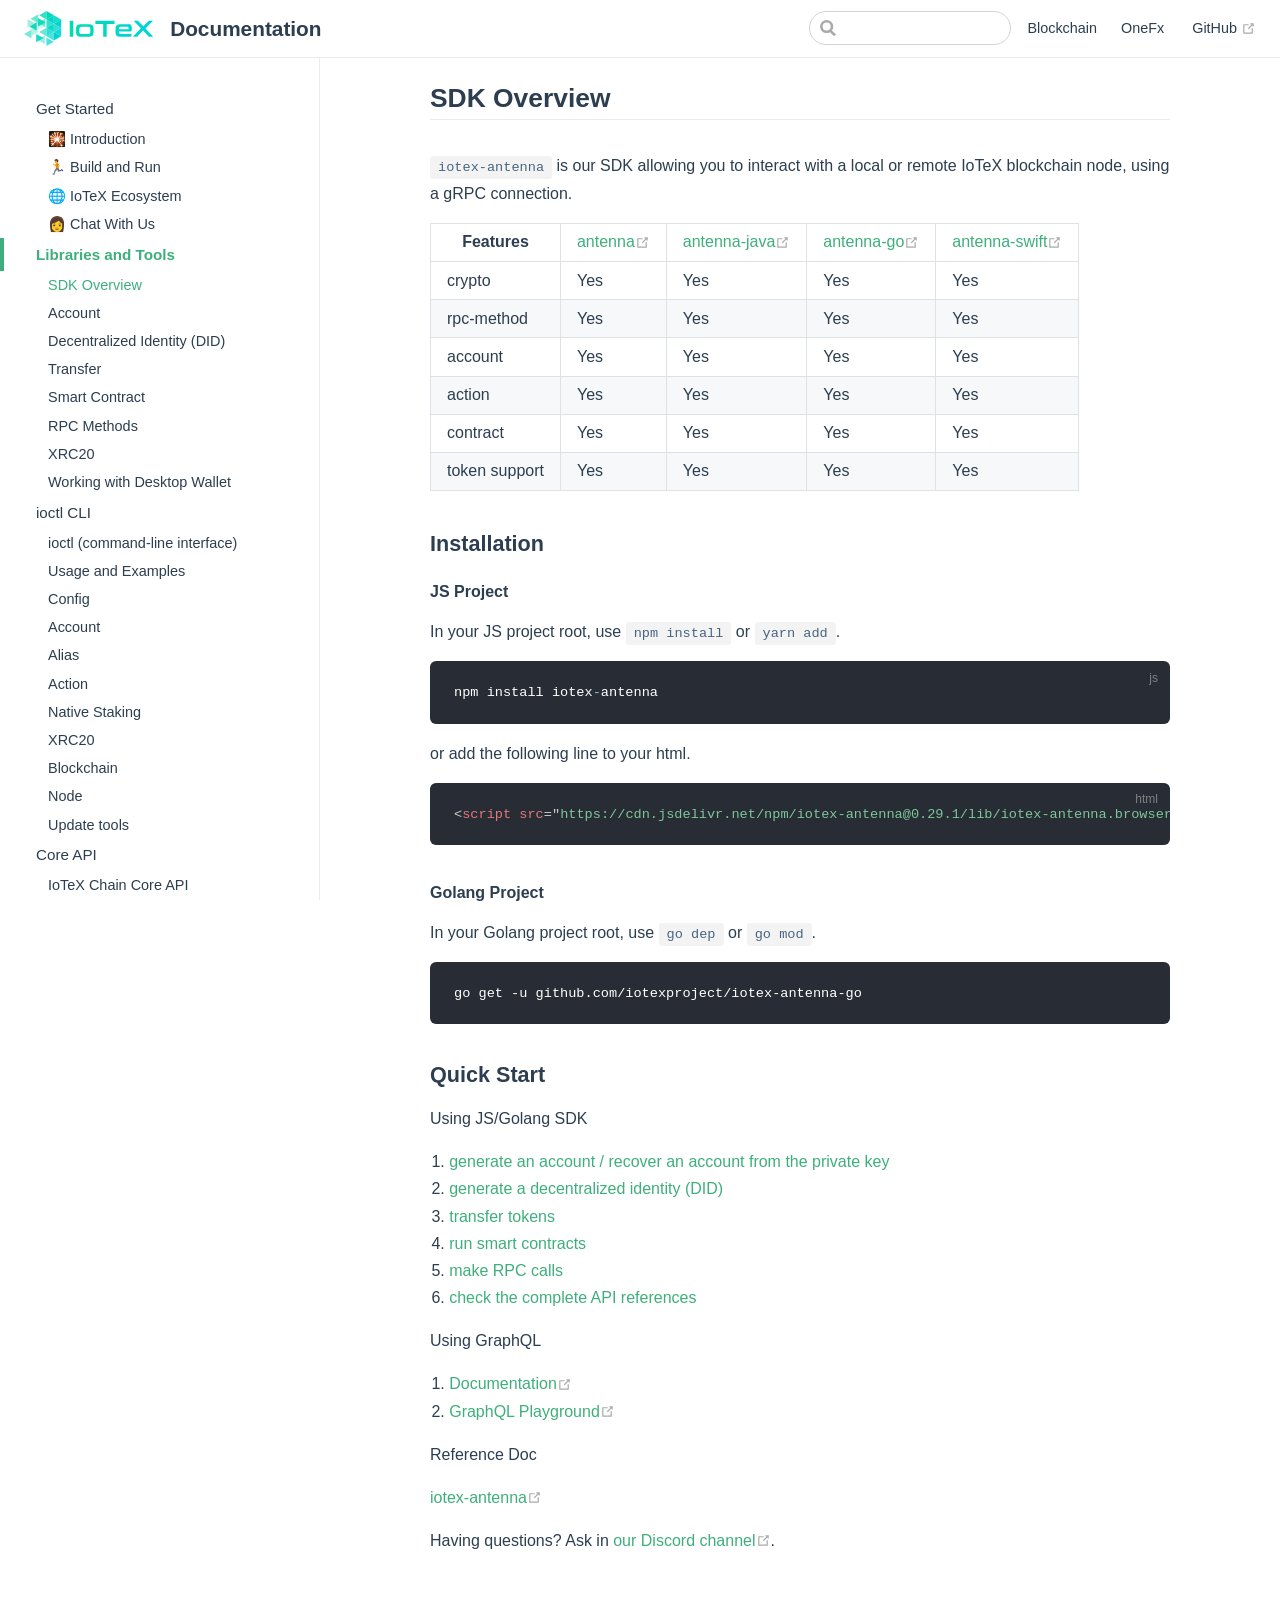
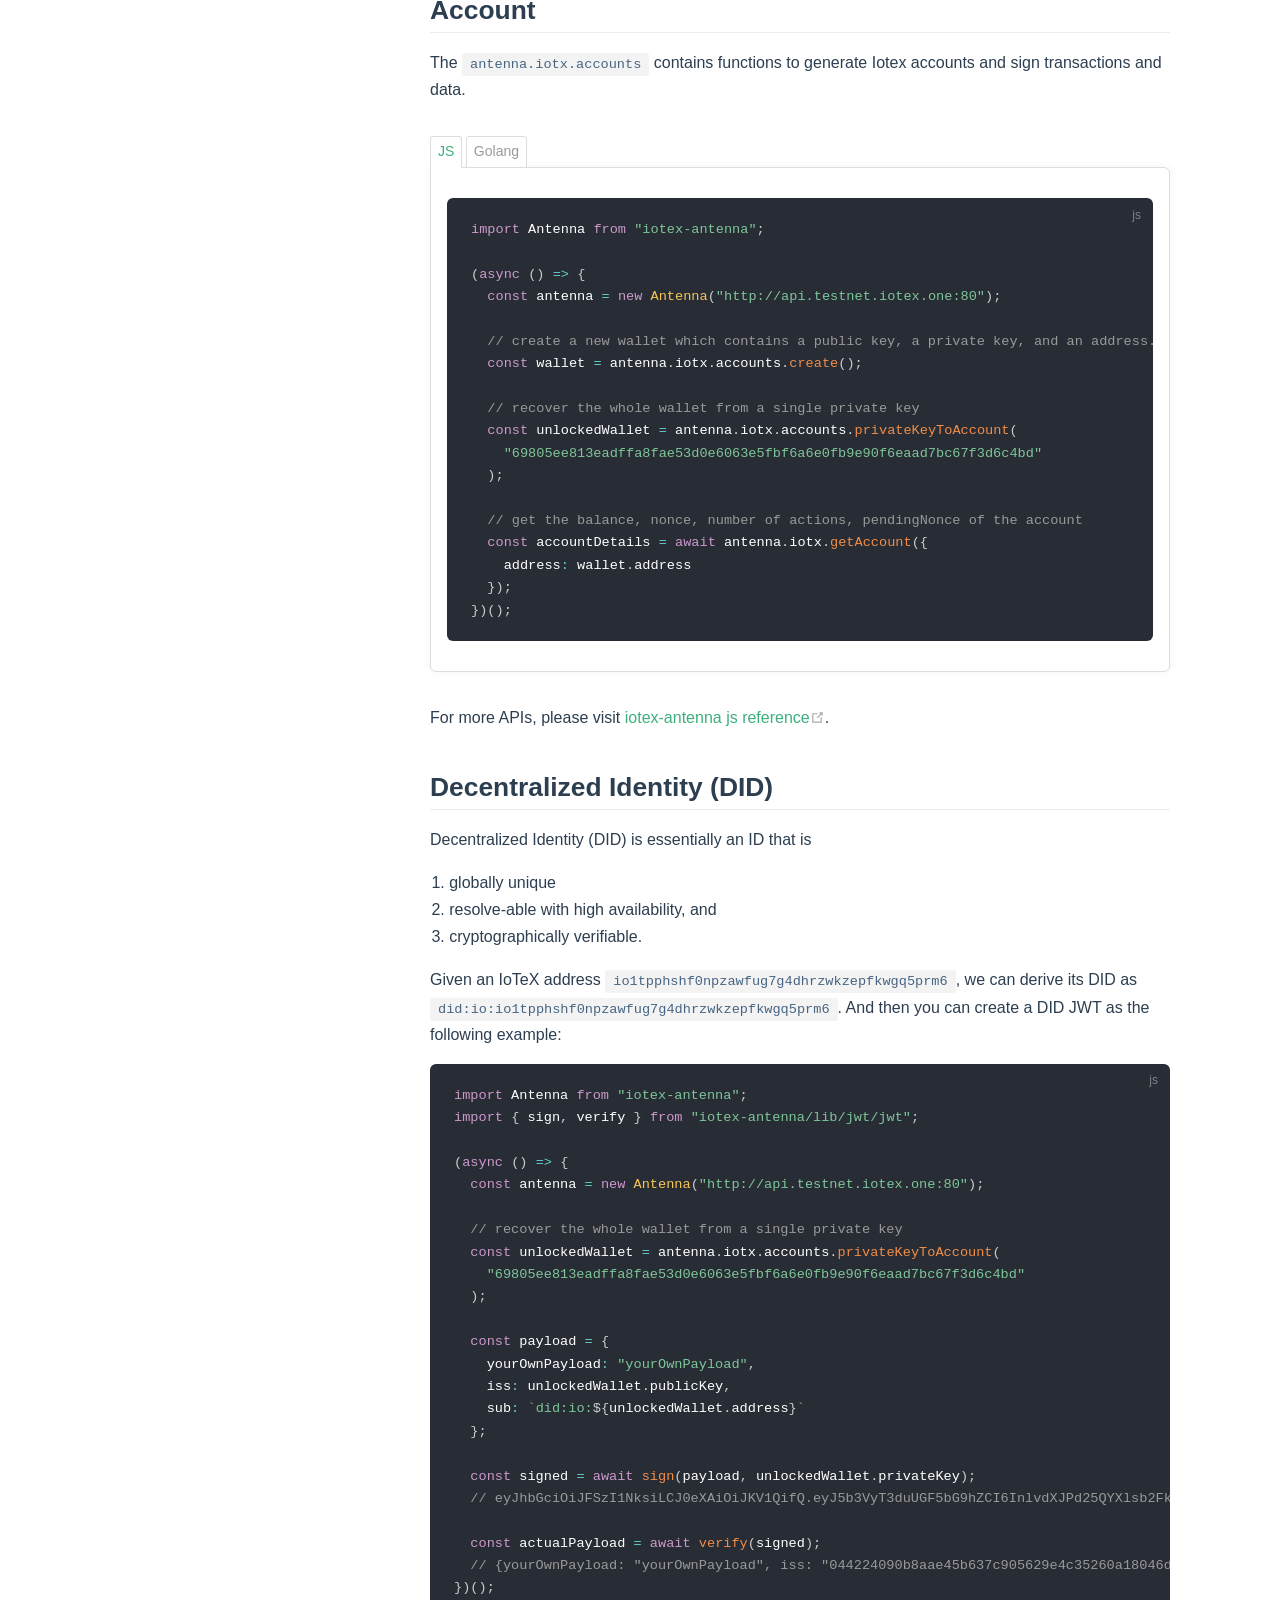
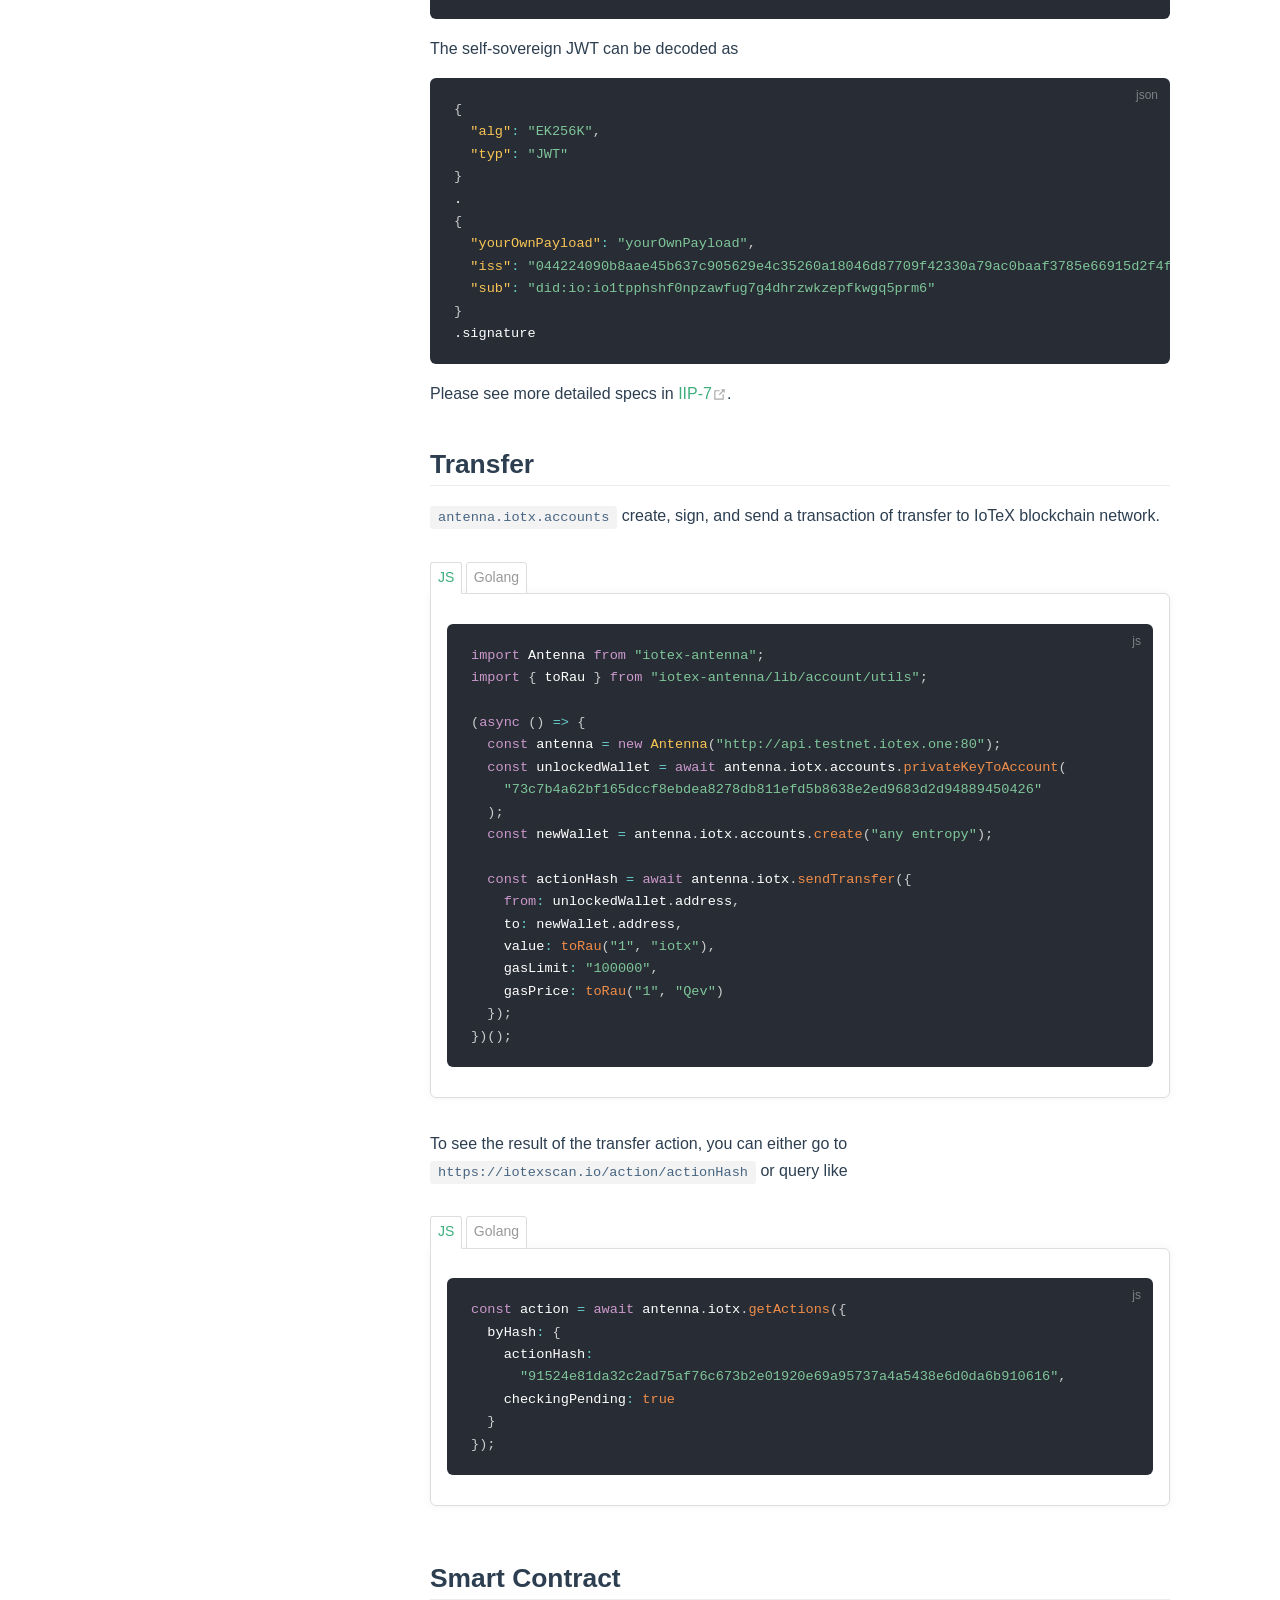
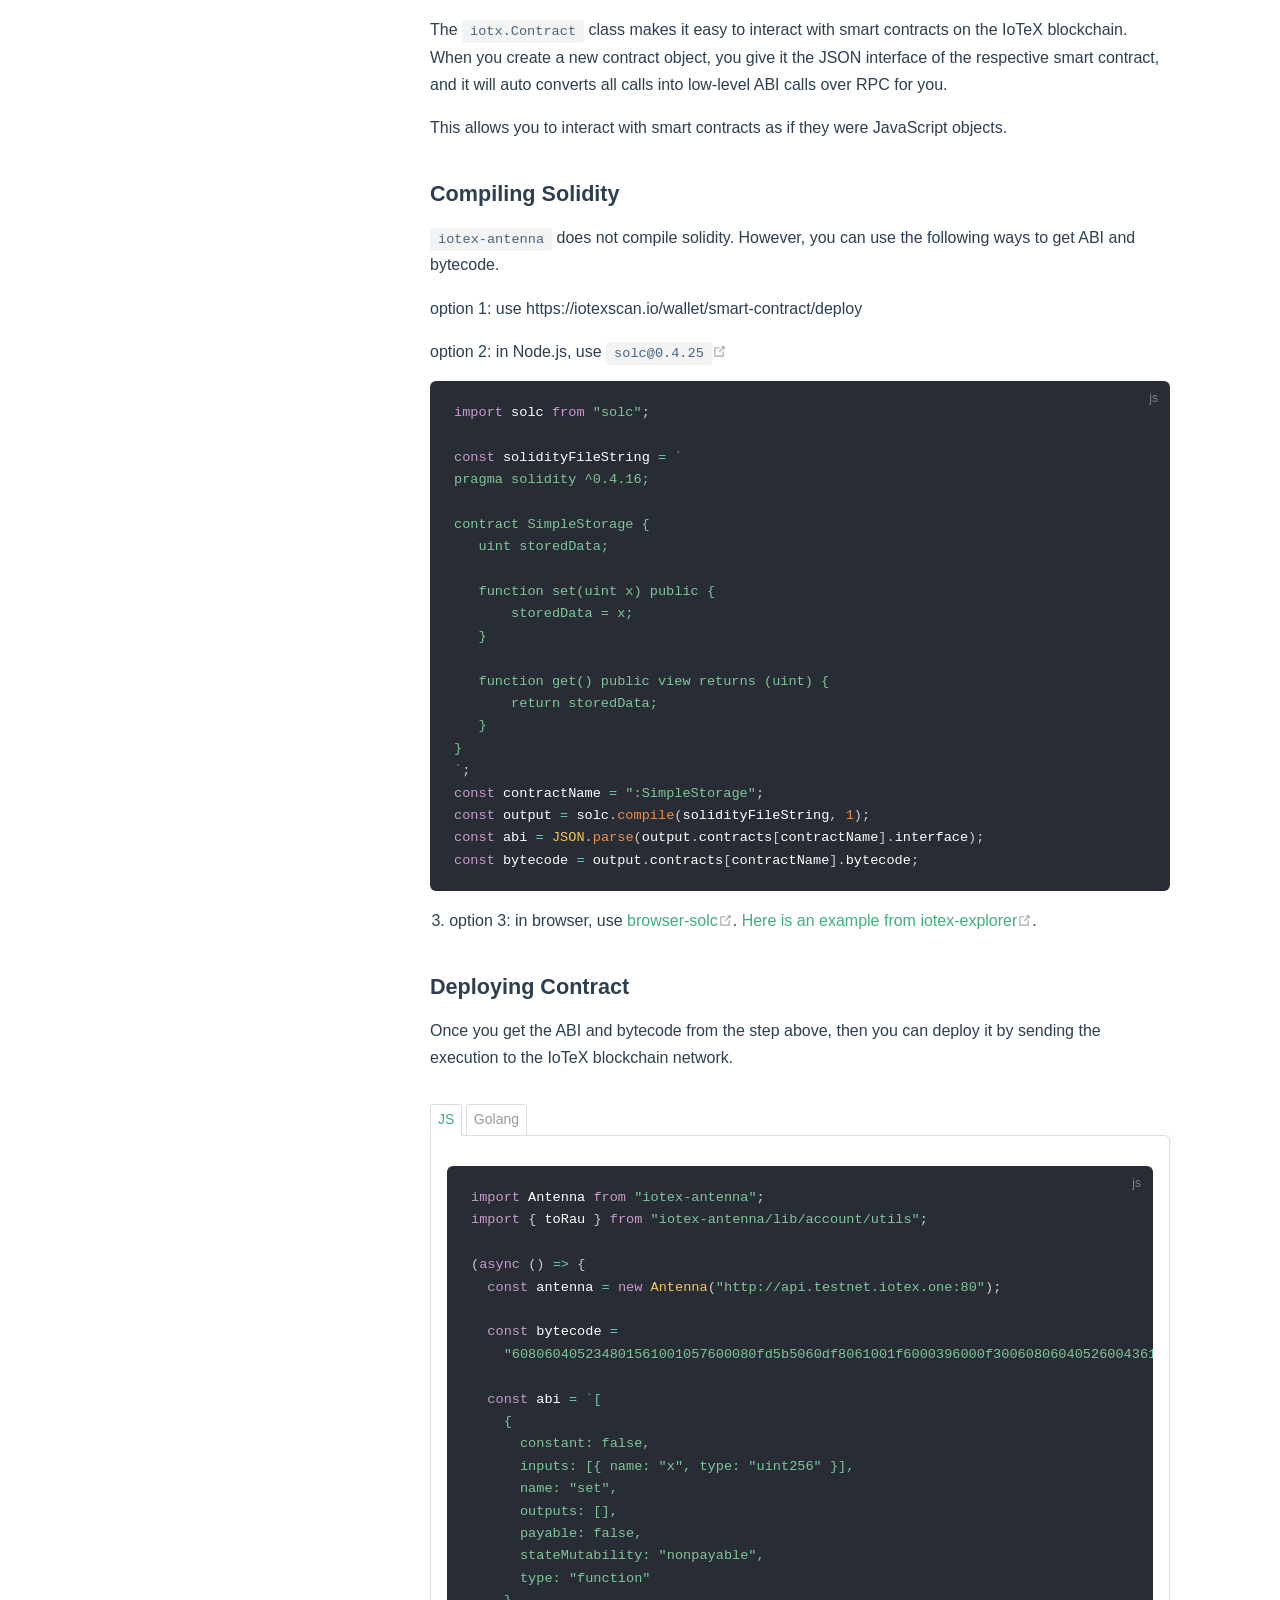
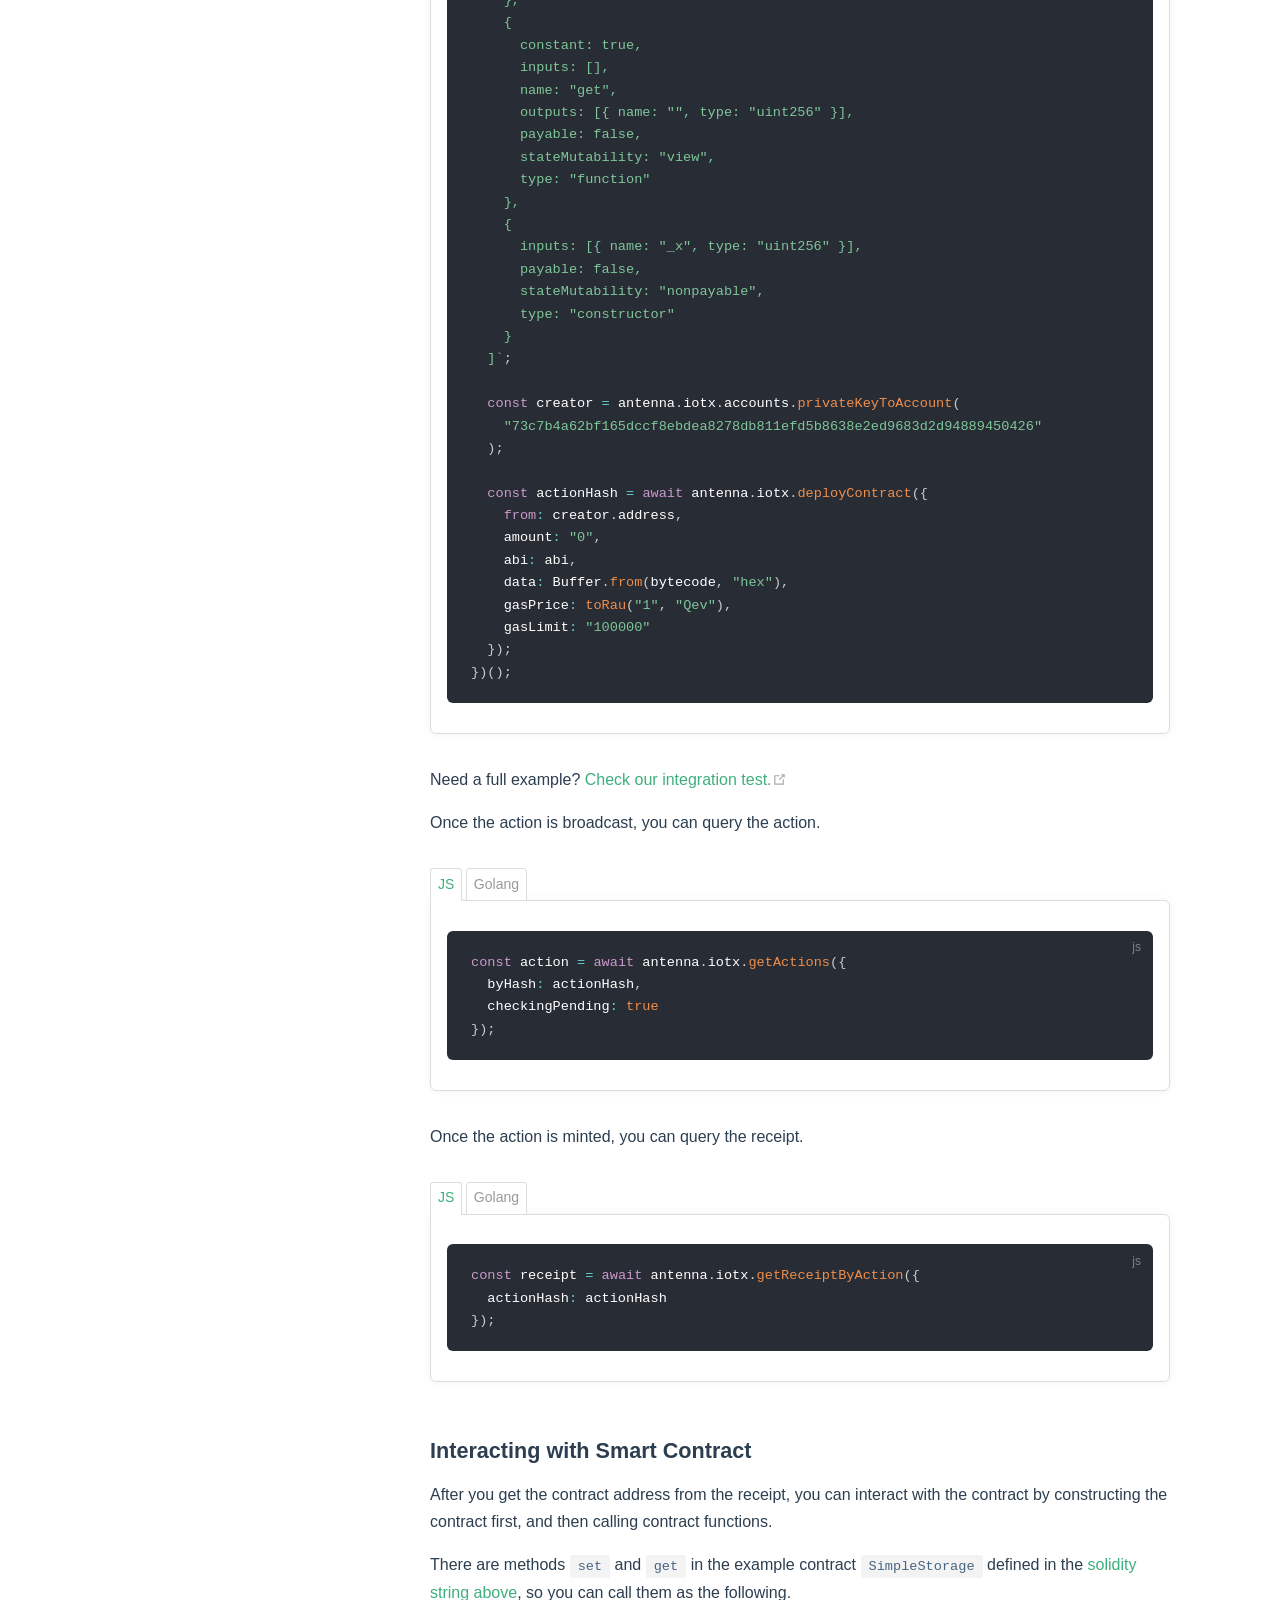
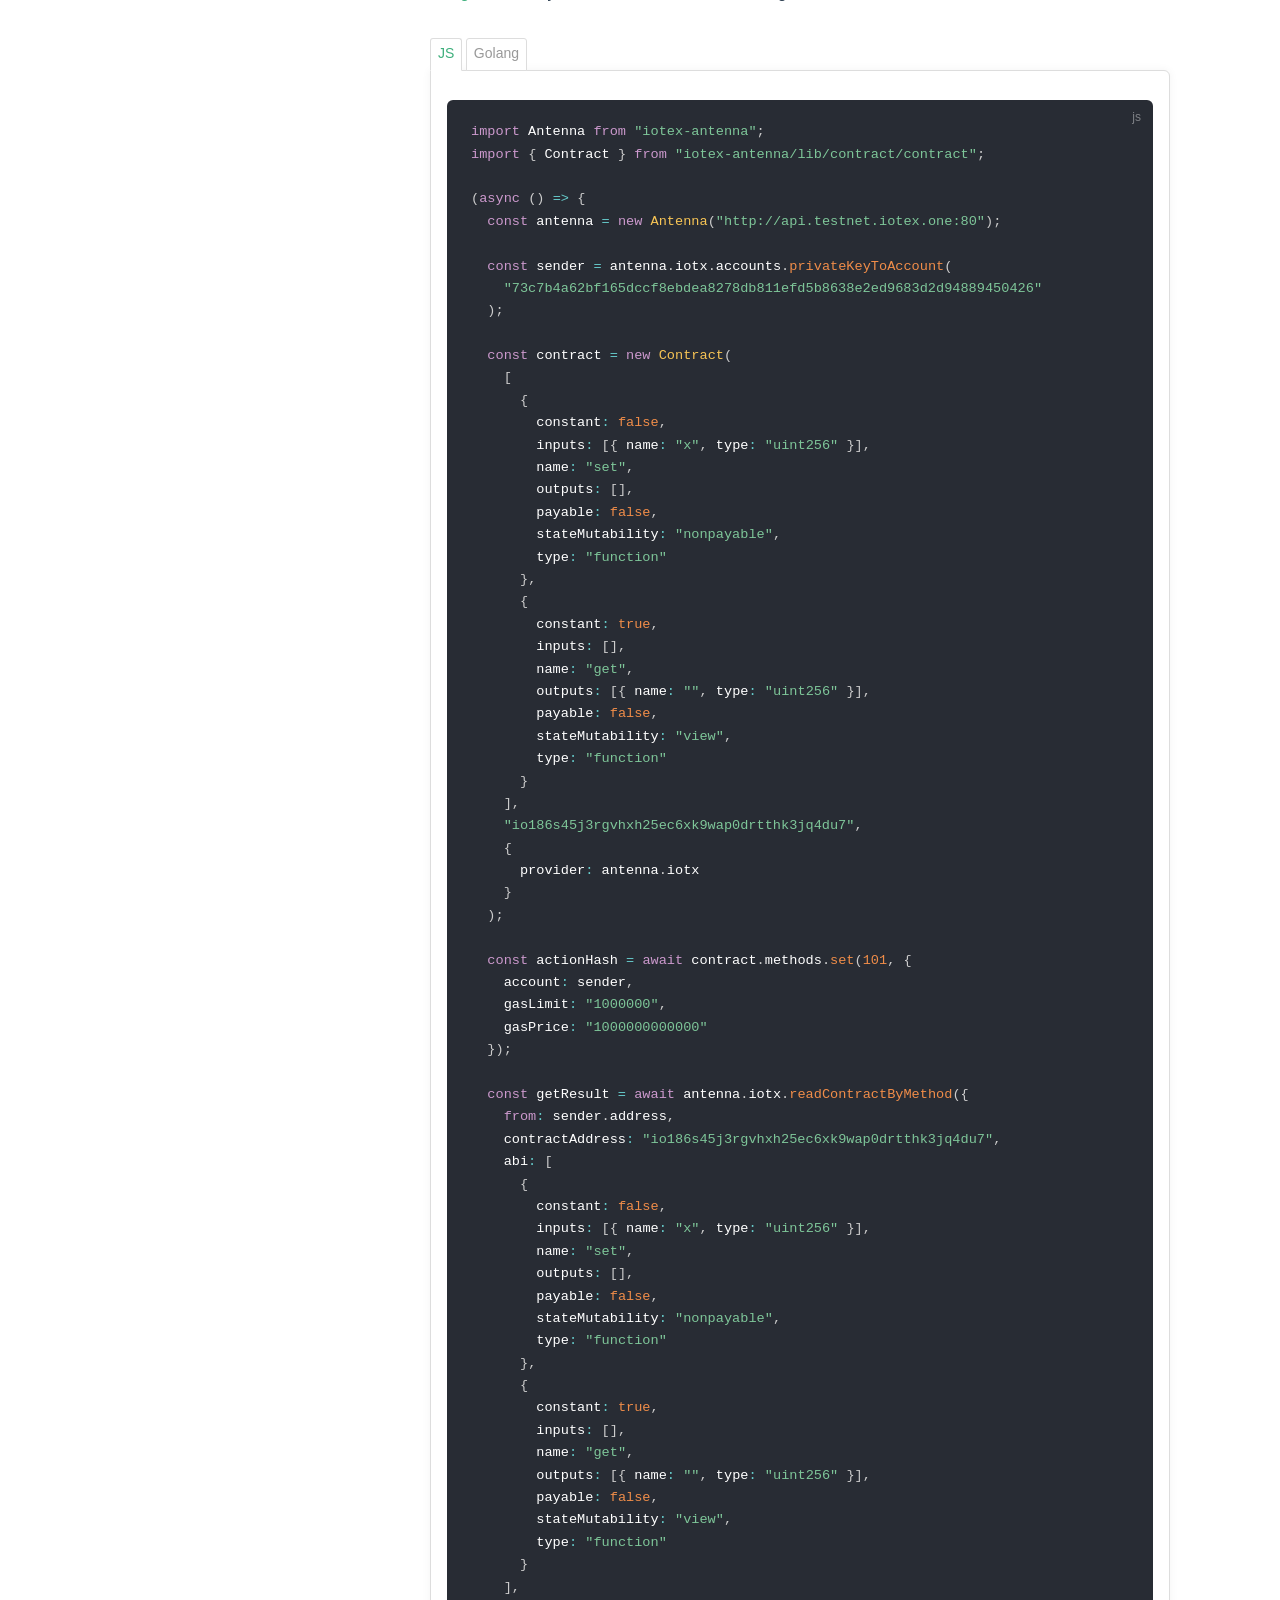
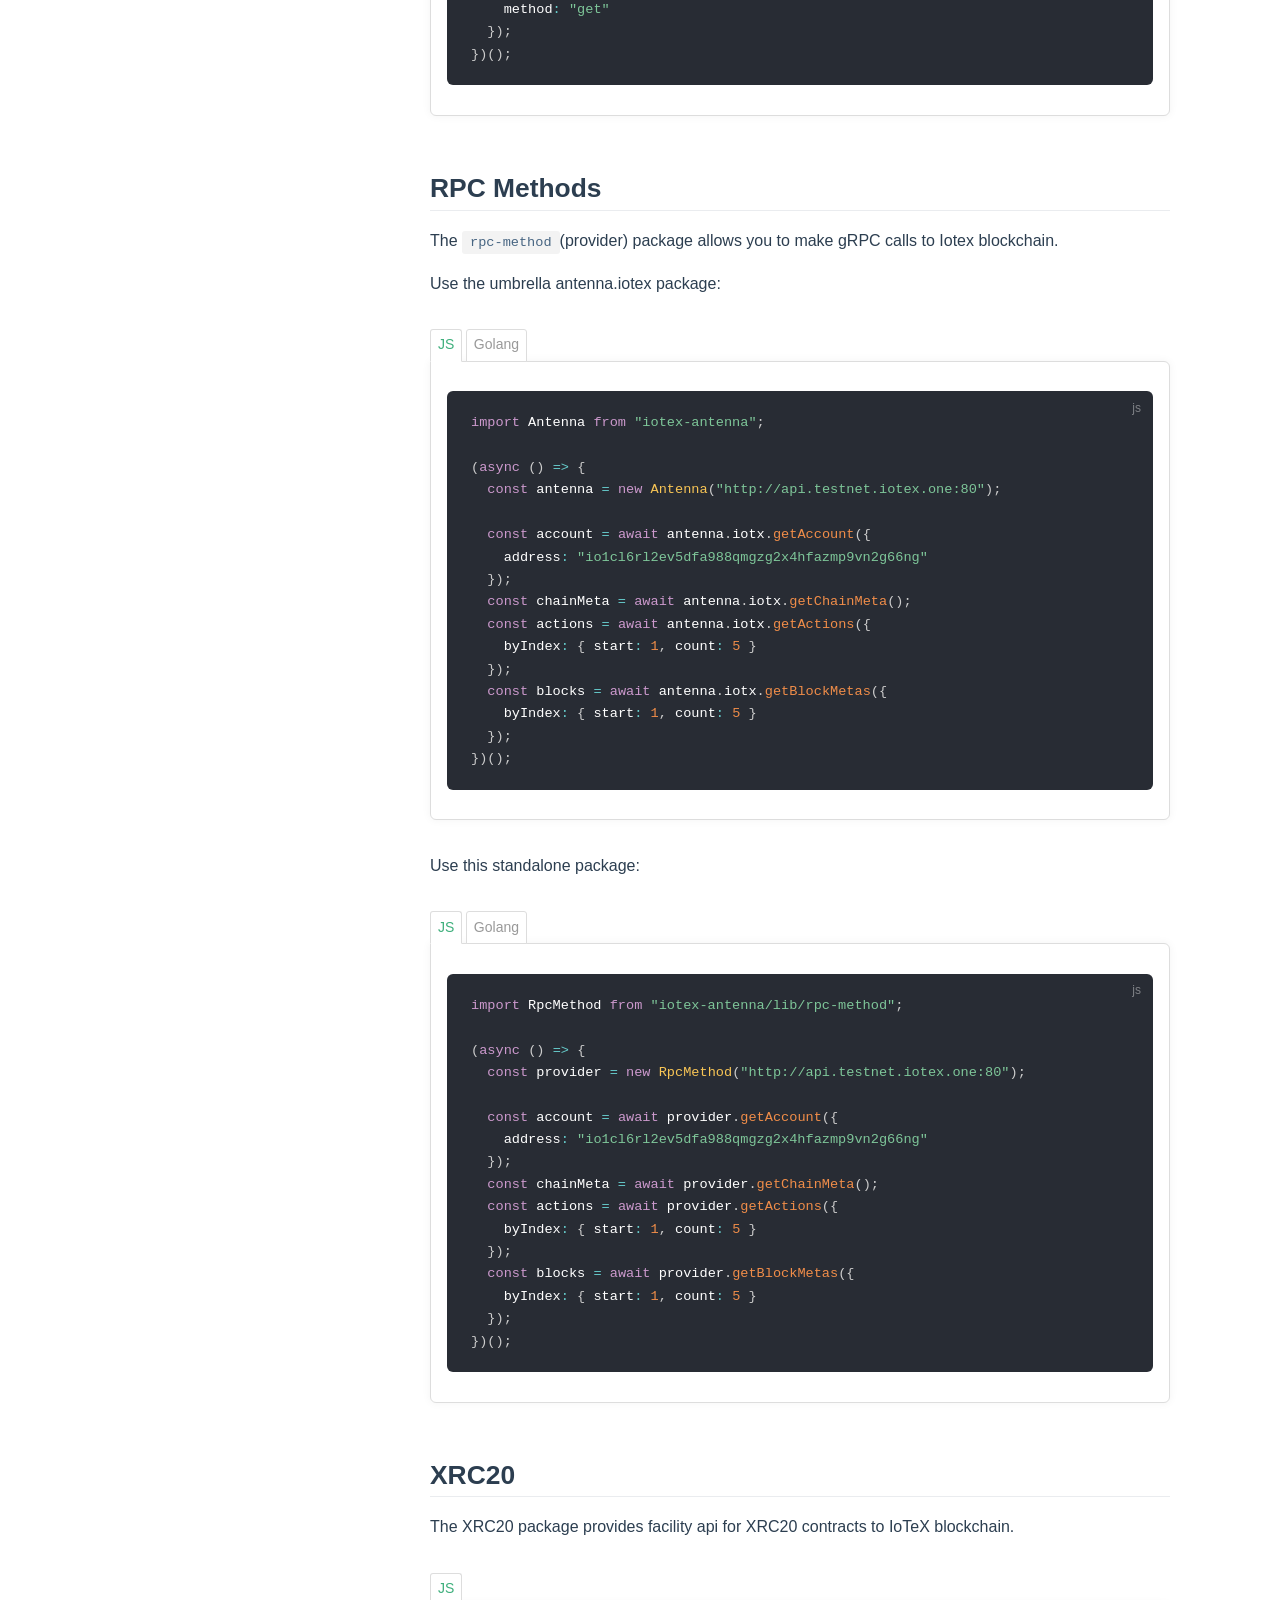
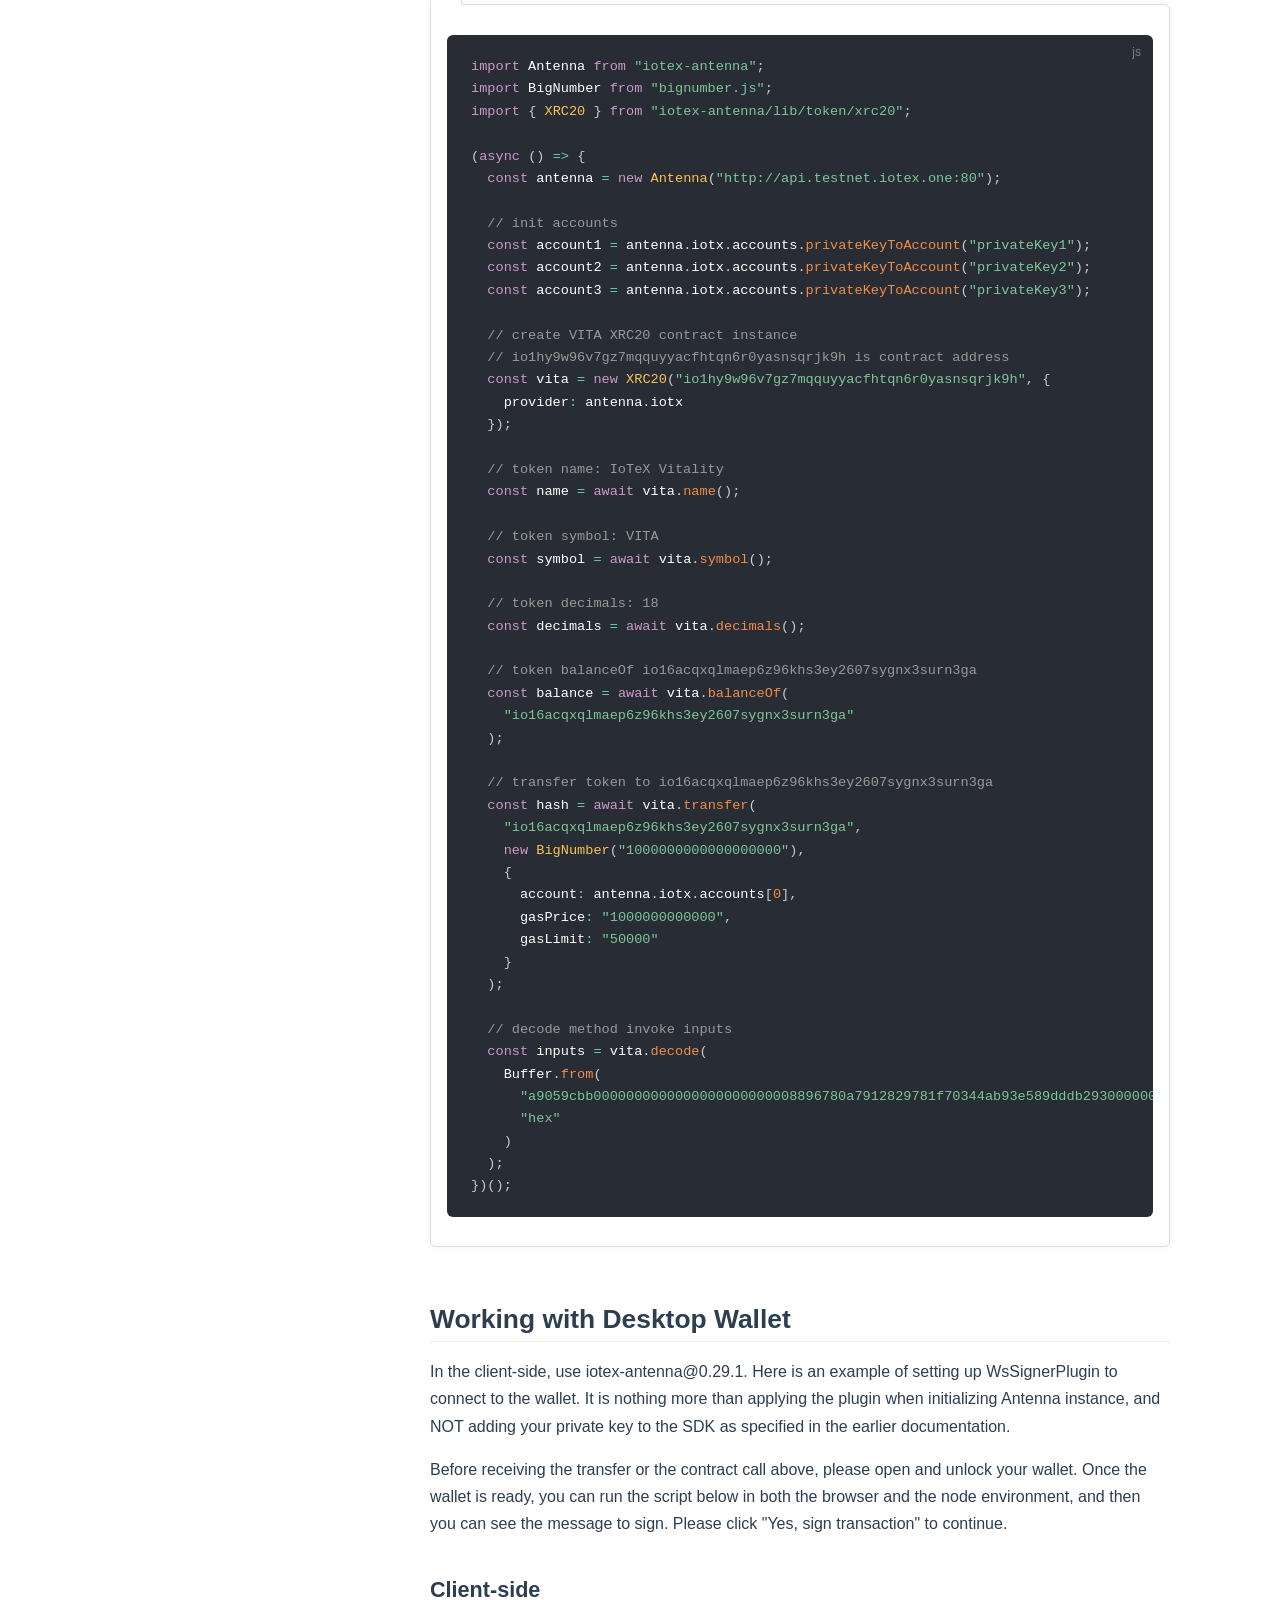
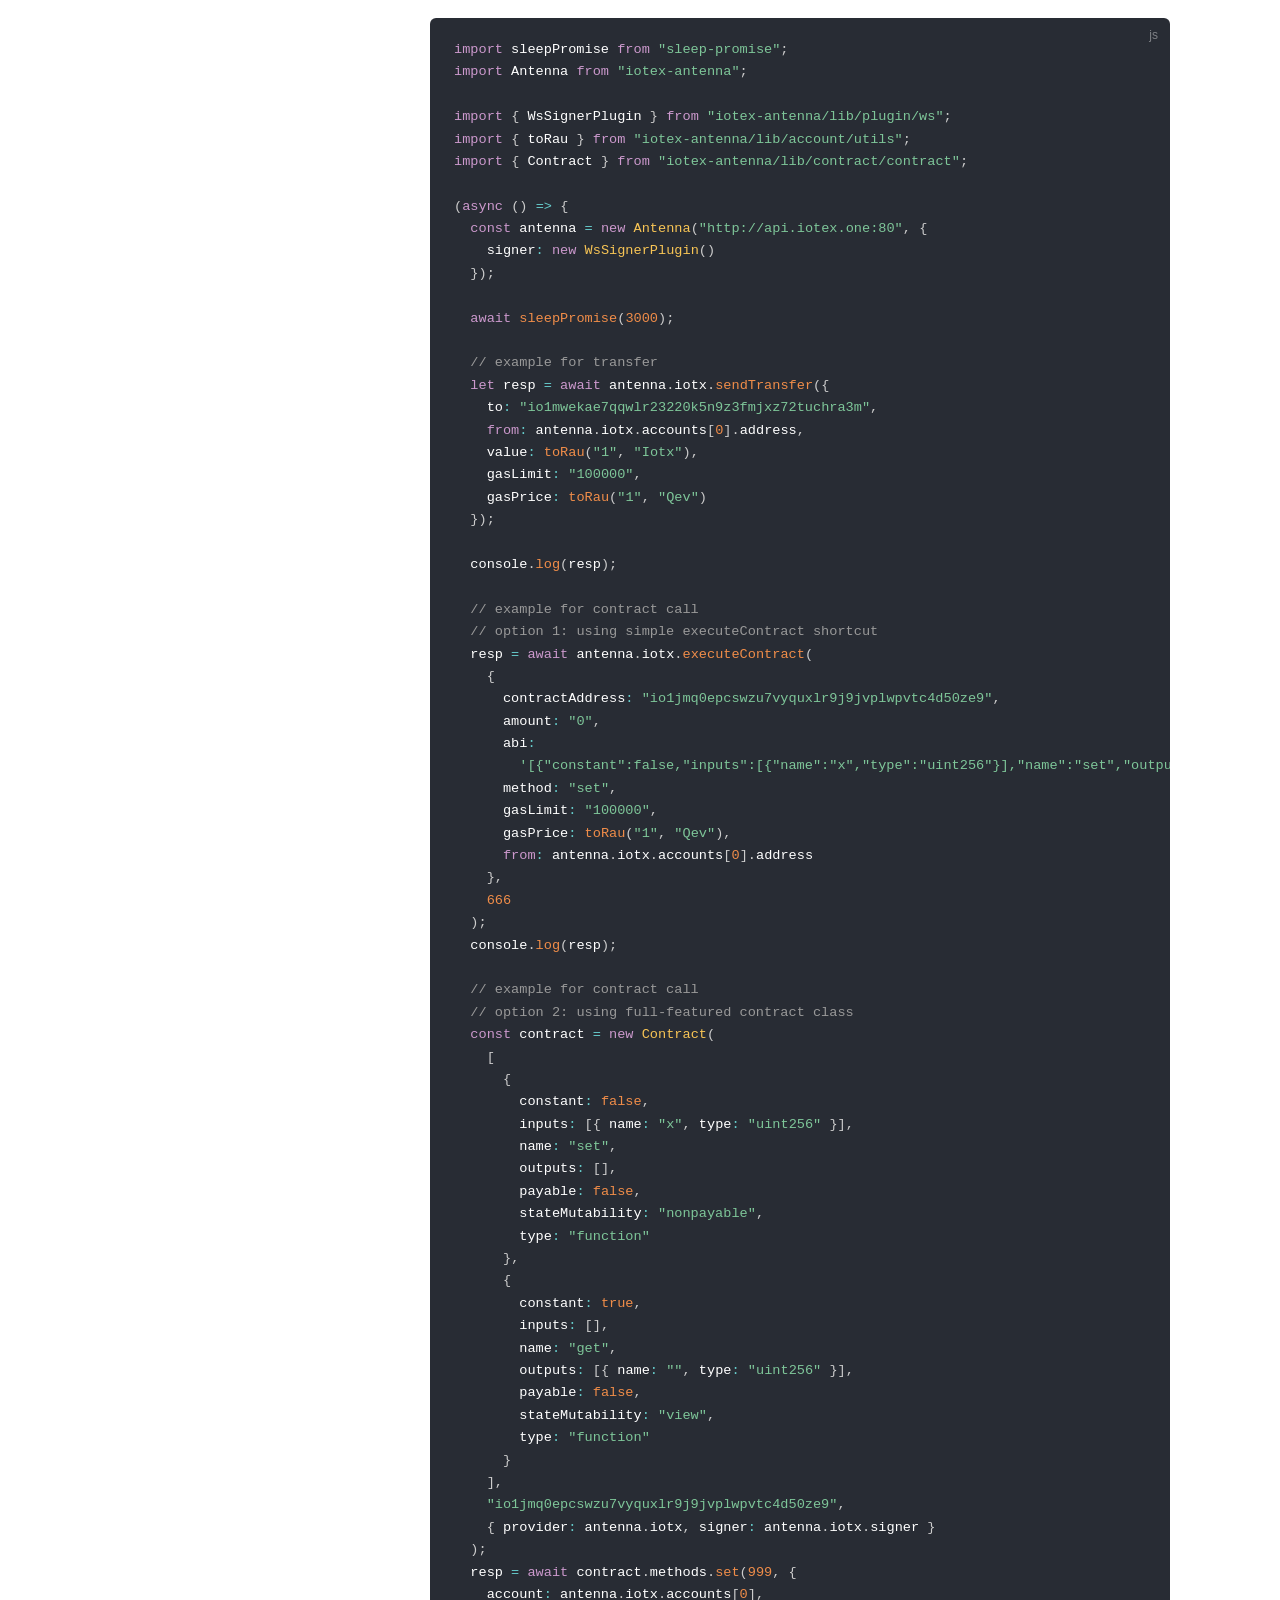
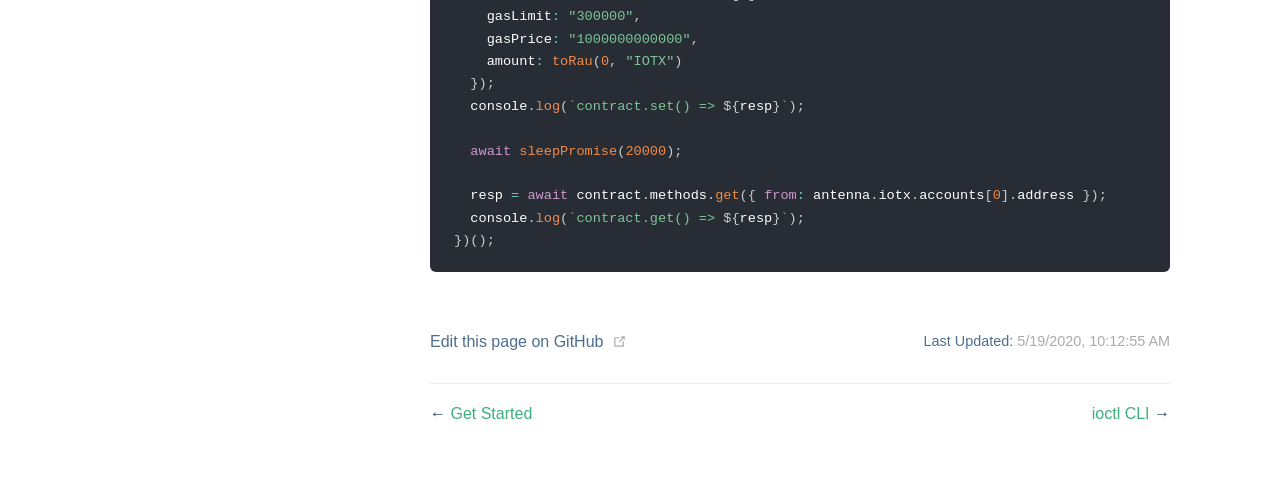
<file: docs/libraries-and-tools.html>
<!DOCTYPE html>
<html lang="en-US">
  <head>
    <meta charset="utf-8">
    <meta name="viewport" content="width=device-width,initial-scale=1">
    <title>Libraries and Tools | Documentation</title>
    <meta name="generator" content="VuePress 1.5.0">
    <link rel="icon" href="/logo.png">
    <link rel="manifest" href="/manifest.json">
    <link rel="apple-touch-icon" href="/icons/apple-touch-icon-152x152.png">
    <link rel="mask-icon" href="/icons/safari-pinned-tab.svg" color="#3eaf7c">
    <meta name="description" content="by the community for the community">
    <meta name="theme-color" content="#3eaf7c">
    <meta name="apple-mobile-web-app-capable" content="yes">
    <meta name="apple-mobile-web-app-status-bar-style" content="black">
    <meta name="msapplication-TileImage" content="/icons/msapplication-icon-144x144.png">
    <meta name="msapplication-TileColor" content="#000000">
    <link rel="preload" href="/assets/css/0.styles.02452cf4.css" as="style"><link rel="preload" href="/assets/js/app.8d3d4ae9.js" as="script"><link rel="preload" href="/assets/js/2.e2a8f5ea.js" as="script"><link rel="preload" href="/assets/js/12.b4e1ae21.js" as="script"><link rel="prefetch" href="/assets/js/10.64ce93ff.js"><link rel="prefetch" href="/assets/js/11.362595a6.js"><link rel="prefetch" href="/assets/js/13.5d842390.js"><link rel="prefetch" href="/assets/js/14.40fdeab9.js"><link rel="prefetch" href="/assets/js/15.50b0e6b6.js"><link rel="prefetch" href="/assets/js/16.ad3703a1.js"><link rel="prefetch" href="/assets/js/17.535aebbb.js"><link rel="prefetch" href="/assets/js/18.a89738b7.js"><link rel="prefetch" href="/assets/js/3.476dba85.js"><link rel="prefetch" href="/assets/js/4.e9d5eb58.js"><link rel="prefetch" href="/assets/js/5.8957150a.js"><link rel="prefetch" href="/assets/js/6.488d2335.js"><link rel="prefetch" href="/assets/js/7.065ba323.js"><link rel="prefetch" href="/assets/js/8.8dc5096f.js"><link rel="prefetch" href="/assets/js/9.1e2a630f.js">
    <link rel="stylesheet" href="/assets/css/0.styles.02452cf4.css">
  </head>
  <body>
    <div id="app" data-server-rendered="true"><div class="theme-container"><header class="navbar"><div class="sidebar-button"><svg xmlns="http://www.w3.org/2000/svg" aria-hidden="true" role="img" viewBox="0 0 448 512" class="icon"><path fill="currentColor" d="M436 124H12c-6.627 0-12-5.373-12-12V80c0-6.627 5.373-12 12-12h424c6.627 0 12 5.373 12 12v32c0 6.627-5.373 12-12 12zm0 160H12c-6.627 0-12-5.373-12-12v-32c0-6.627 5.373-12 12-12h424c6.627 0 12 5.373 12 12v32c0 6.627-5.373 12-12 12zm0 160H12c-6.627 0-12-5.373-12-12v-32c0-6.627 5.373-12 12-12h424c6.627 0 12 5.373 12 12v32c0 6.627-5.373 12-12 12z"></path></svg></div> <a href="/" class="home-link router-link-active"><img src="/logo.svg" alt="Documentation" class="logo"> <span class="site-name can-hide">Documentation</span></a> <div class="links"><div class="search-box"><input aria-label="Search" autocomplete="off" spellcheck="false" value=""> <!----></div> <nav class="nav-links can-hide"><div class="nav-item"><a href="/" class="nav-link">
  Blockchain
</a></div><div class="nav-item"><a href="/onefx/get-started.html" class="nav-link">
  OneFx
</a></div> <a href="https://github.com/iotexproject/iotex-docs" target="_blank" rel="noopener noreferrer" class="repo-link">
    GitHub
    <svg xmlns="http://www.w3.org/2000/svg" aria-hidden="true" x="0px" y="0px" viewBox="0 0 100 100" width="15" height="15" class="icon outbound"><path fill="currentColor" d="M18.8,85.1h56l0,0c2.2,0,4-1.8,4-4v-32h-8v28h-48v-48h28v-8h-32l0,0c-2.2,0-4,1.8-4,4v56C14.8,83.3,16.6,85.1,18.8,85.1z"></path> <polygon fill="currentColor" points="45.7,48.7 51.3,54.3 77.2,28.5 77.2,37.2 85.2,37.2 85.2,14.9 62.8,14.9 62.8,22.9 71.5,22.9"></polygon></svg></a></nav></div></header> <div class="sidebar-mask"></div> <aside class="sidebar"><nav class="nav-links"><div class="nav-item"><a href="/" class="nav-link">
  Blockchain
</a></div><div class="nav-item"><a href="/onefx/get-started.html" class="nav-link">
  OneFx
</a></div> <a href="https://github.com/iotexproject/iotex-docs" target="_blank" rel="noopener noreferrer" class="repo-link">
    GitHub
    <svg xmlns="http://www.w3.org/2000/svg" aria-hidden="true" x="0px" y="0px" viewBox="0 0 100 100" width="15" height="15" class="icon outbound"><path fill="currentColor" d="M18.8,85.1h56l0,0c2.2,0,4-1.8,4-4v-32h-8v28h-48v-48h28v-8h-32l0,0c-2.2,0-4,1.8-4,4v56C14.8,83.3,16.6,85.1,18.8,85.1z"></path> <polygon fill="currentColor" points="45.7,48.7 51.3,54.3 77.2,28.5 77.2,37.2 85.2,37.2 85.2,14.9 62.8,14.9 62.8,22.9 71.5,22.9"></polygon></svg></a></nav>  <ul class="sidebar-links"><li><section class="sidebar-group depth-0"><p class="sidebar-heading open"><span></span> <!----></p> <ul class="sidebar-links sidebar-group-items"><li><a href="/" aria-current="page" class="sidebar-link">Get Started</a><ul class="sidebar-sub-headers"><li class="sidebar-sub-header"><a href="/#introduction" class="sidebar-link">🎇 Introduction</a></li><li class="sidebar-sub-header"><a href="/#build-and-run" class="sidebar-link">🏃 Build and Run</a></li><li class="sidebar-sub-header"><a href="/#iotex-ecosystem" class="sidebar-link">🌐 IoTeX Ecosystem</a></li><li class="sidebar-sub-header"><a href="/#chat-with-us" class="sidebar-link">👩 Chat With Us</a></li></ul></li><li><a href="/docs/libraries-and-tools.html" aria-current="page" class="active sidebar-link">Libraries and Tools</a><ul class="sidebar-sub-headers"><li class="sidebar-sub-header"><a href="/docs/libraries-and-tools.html#sdk-overview" class="sidebar-link">SDK Overview</a></li><li class="sidebar-sub-header"><a href="/docs/libraries-and-tools.html#account" class="sidebar-link">Account</a></li><li class="sidebar-sub-header"><a href="/docs/libraries-and-tools.html#decentralized-identity-did" class="sidebar-link">Decentralized Identity (DID)</a></li><li class="sidebar-sub-header"><a href="/docs/libraries-and-tools.html#transfer" class="sidebar-link">Transfer</a></li><li class="sidebar-sub-header"><a href="/docs/libraries-and-tools.html#smart-contract" class="sidebar-link">Smart Contract</a></li><li class="sidebar-sub-header"><a href="/docs/libraries-and-tools.html#rpc-methods" class="sidebar-link">RPC Methods</a></li><li class="sidebar-sub-header"><a href="/docs/libraries-and-tools.html#xrc20" class="sidebar-link">XRC20</a></li><li class="sidebar-sub-header"><a href="/docs/libraries-and-tools.html#working-with-desktop-wallet" class="sidebar-link">Working with Desktop Wallet</a></li></ul></li><li><a href="/docs/ioctl.html" class="sidebar-link">ioctl CLI</a><ul class="sidebar-sub-headers"><li class="sidebar-sub-header"><a href="/docs/ioctl.html#ioctl-command-line-interface" class="sidebar-link">ioctl (command-line interface)</a></li><li class="sidebar-sub-header"><a href="/docs/ioctl.html#usage-and-examples" class="sidebar-link">Usage and Examples</a></li><li class="sidebar-sub-header"><a href="/docs/ioctl.html#config" class="sidebar-link">Config</a></li><li class="sidebar-sub-header"><a href="/docs/ioctl.html#account" class="sidebar-link">Account</a></li><li class="sidebar-sub-header"><a href="/docs/ioctl.html#alias" class="sidebar-link">Alias</a></li><li class="sidebar-sub-header"><a href="/docs/ioctl.html#action" class="sidebar-link">Action</a></li><li class="sidebar-sub-header"><a href="/docs/ioctl.html#native-staking" class="sidebar-link">Native Staking</a></li><li class="sidebar-sub-header"><a href="/docs/ioctl.html#xrc20" class="sidebar-link">XRC20</a></li><li class="sidebar-sub-header"><a href="/docs/ioctl.html#blockchain" class="sidebar-link">Blockchain</a></li><li class="sidebar-sub-header"><a href="/docs/ioctl.html#node" class="sidebar-link">Node</a></li><li class="sidebar-sub-header"><a href="/docs/ioctl.html#update-tools" class="sidebar-link">Update tools</a></li></ul></li><li><a href="/docs/api.html" class="sidebar-link">Core API</a><ul class="sidebar-sub-headers"><li class="sidebar-sub-header"><a href="/docs/api.html#iotex-chain-core-api" class="sidebar-link">IoTeX Chain Core API</a></li></ul></li><li><a href="/docs/analytics.html" class="sidebar-link">Analytics</a><ul class="sidebar-sub-headers"><li class="sidebar-sub-header"><a href="/docs/analytics.html#iotex-analytics-api" class="sidebar-link">IoTeX Analytics API</a></li><li class="sidebar-sub-header"><a href="/docs/analytics.html#tool-chain" class="sidebar-link">Tool Chain</a></li></ul></li><li><a href="/docs/misc.html" class="sidebar-link">Misc</a><ul class="sidebar-sub-headers"><li class="sidebar-sub-header"><a href="/docs/misc.html#action-injector" class="sidebar-link">Action Injector</a></li><li class="sidebar-sub-header"><a href="/docs/misc.html#bookkeeping" class="sidebar-link">Bookkeeping</a></li></ul></li></ul></section></li></ul> </aside> <main class="page"> <div class="theme-default-content content__default"><h2 id="sdk-overview"><a href="#sdk-overview" class="header-anchor">#</a> SDK Overview</h2> <p><code>iotex-antenna</code> is our SDK allowing you to interact with a local or remote IoTeX blockchain node, using a gRPC connection.</p> <table><thead><tr><th>Features</th> <th><a href="https://github.com/iotexproject/iotex-antenna" target="_blank" rel="noopener noreferrer">antenna<svg xmlns="http://www.w3.org/2000/svg" aria-hidden="true" x="0px" y="0px" viewBox="0 0 100 100" width="15" height="15" class="icon outbound"><path fill="currentColor" d="M18.8,85.1h56l0,0c2.2,0,4-1.8,4-4v-32h-8v28h-48v-48h28v-8h-32l0,0c-2.2,0-4,1.8-4,4v56C14.8,83.3,16.6,85.1,18.8,85.1z"></path> <polygon fill="currentColor" points="45.7,48.7 51.3,54.3 77.2,28.5 77.2,37.2 85.2,37.2 85.2,14.9 62.8,14.9 62.8,22.9 71.5,22.9"></polygon></svg></a></th> <th><a href="https://github.com/iotexproject/iotex-antenna-java" target="_blank" rel="noopener noreferrer">antenna-java<svg xmlns="http://www.w3.org/2000/svg" aria-hidden="true" x="0px" y="0px" viewBox="0 0 100 100" width="15" height="15" class="icon outbound"><path fill="currentColor" d="M18.8,85.1h56l0,0c2.2,0,4-1.8,4-4v-32h-8v28h-48v-48h28v-8h-32l0,0c-2.2,0-4,1.8-4,4v56C14.8,83.3,16.6,85.1,18.8,85.1z"></path> <polygon fill="currentColor" points="45.7,48.7 51.3,54.3 77.2,28.5 77.2,37.2 85.2,37.2 85.2,14.9 62.8,14.9 62.8,22.9 71.5,22.9"></polygon></svg></a></th> <th><a href="https://github.com/iotexproject/iotex-antenna-go" target="_blank" rel="noopener noreferrer">antenna-go<svg xmlns="http://www.w3.org/2000/svg" aria-hidden="true" x="0px" y="0px" viewBox="0 0 100 100" width="15" height="15" class="icon outbound"><path fill="currentColor" d="M18.8,85.1h56l0,0c2.2,0,4-1.8,4-4v-32h-8v28h-48v-48h28v-8h-32l0,0c-2.2,0-4,1.8-4,4v56C14.8,83.3,16.6,85.1,18.8,85.1z"></path> <polygon fill="currentColor" points="45.7,48.7 51.3,54.3 77.2,28.5 77.2,37.2 85.2,37.2 85.2,14.9 62.8,14.9 62.8,22.9 71.5,22.9"></polygon></svg></a></th> <th><a href="https://github.com/iotexproject/iotex-antenna-swift" target="_blank" rel="noopener noreferrer">antenna-swift<svg xmlns="http://www.w3.org/2000/svg" aria-hidden="true" x="0px" y="0px" viewBox="0 0 100 100" width="15" height="15" class="icon outbound"><path fill="currentColor" d="M18.8,85.1h56l0,0c2.2,0,4-1.8,4-4v-32h-8v28h-48v-48h28v-8h-32l0,0c-2.2,0-4,1.8-4,4v56C14.8,83.3,16.6,85.1,18.8,85.1z"></path> <polygon fill="currentColor" points="45.7,48.7 51.3,54.3 77.2,28.5 77.2,37.2 85.2,37.2 85.2,14.9 62.8,14.9 62.8,22.9 71.5,22.9"></polygon></svg></a></th></tr></thead> <tbody><tr><td>crypto</td> <td>Yes</td> <td>Yes</td> <td>Yes</td> <td>Yes</td></tr> <tr><td>rpc-method</td> <td>Yes</td> <td>Yes</td> <td>Yes</td> <td>Yes</td></tr> <tr><td>account</td> <td>Yes</td> <td>Yes</td> <td>Yes</td> <td>Yes</td></tr> <tr><td>action</td> <td>Yes</td> <td>Yes</td> <td>Yes</td> <td>Yes</td></tr> <tr><td>contract</td> <td>Yes</td> <td>Yes</td> <td>Yes</td> <td>Yes</td></tr> <tr><td>token support</td> <td>Yes</td> <td>Yes</td> <td>Yes</td> <td>Yes</td></tr></tbody></table> <h3 id="installation"><a href="#installation" class="header-anchor">#</a> Installation</h3> <h4 id="js-project"><a href="#js-project" class="header-anchor">#</a> JS Project</h4> <p>In your JS project root, use <code>npm install</code> or <code>yarn add</code>.</p> <div class="language-js extra-class"><pre class="language-js"><code>npm install iotex<span class="token operator">-</span>antenna
</code></pre></div><p>or add the following line to your html.</p> <div class="language-html extra-class"><pre class="language-html"><code><span class="token tag"><span class="token tag"><span class="token punctuation">&lt;</span>script</span> <span class="token attr-name">src</span><span class="token attr-value"><span class="token punctuation">=</span><span class="token punctuation">&quot;</span>https://cdn.jsdelivr.net/npm/iotex-antenna@0.29.1/lib/iotex-antenna.browser.min.js<span class="token punctuation">&quot;</span></span><span class="token punctuation">&gt;</span></span><span class="token script"></span><span class="token tag"><span class="token tag"><span class="token punctuation">&lt;/</span>script</span><span class="token punctuation">&gt;</span></span>
</code></pre></div><h4 id="golang-project"><a href="#golang-project" class="header-anchor">#</a> Golang Project</h4> <p>In your Golang project root, use <code>go dep</code> or <code>go mod</code>.</p> <div class="language-golang extra-class"><pre class="language-text"><code>go get -u github.com/iotexproject/iotex-antenna-go
</code></pre></div><h3 id="quick-start"><a href="#quick-start" class="header-anchor">#</a> Quick Start</h3> <p>Using JS/Golang SDK</p> <ol><li><a href="/docs/libraries-and-tools.html#account">generate an account / recover an account from the private key</a></li> <li><a href="/docs/libraries-and-tools.html#decentralized">generate a decentralized identity (DID)</a></li> <li><a href="/docs/libraries-and-tools.html#transfer">transfer tokens</a></li> <li><a href="/docs/libraries-and-tools.html#smart-contract">run smart contracts</a></li> <li><a href="/docs/libraries-and-tools.html#rpc-methods">make RPC calls</a></li> <li><a href="/#api-2-0">check the complete API references</a></li></ol> <p>Using GraphQL</p> <ol><li><a href="https://iotexscan.io/doc/api-gateway/query.doc.html" target="_blank" rel="noopener noreferrer">Documentation<svg xmlns="http://www.w3.org/2000/svg" aria-hidden="true" x="0px" y="0px" viewBox="0 0 100 100" width="15" height="15" class="icon outbound"><path fill="currentColor" d="M18.8,85.1h56l0,0c2.2,0,4-1.8,4-4v-32h-8v28h-48v-48h28v-8h-32l0,0c-2.2,0-4,1.8-4,4v56C14.8,83.3,16.6,85.1,18.8,85.1z"></path> <polygon fill="currentColor" points="45.7,48.7 51.3,54.3 77.2,28.5 77.2,37.2 85.2,37.2 85.2,14.9 62.8,14.9 62.8,22.9 71.5,22.9"></polygon></svg></a></li> <li><a href="https://iotexscan.io/api-gateway/" target="_blank" rel="noopener noreferrer">GraphQL Playground<svg xmlns="http://www.w3.org/2000/svg" aria-hidden="true" x="0px" y="0px" viewBox="0 0 100 100" width="15" height="15" class="icon outbound"><path fill="currentColor" d="M18.8,85.1h56l0,0c2.2,0,4-1.8,4-4v-32h-8v28h-48v-48h28v-8h-32l0,0c-2.2,0-4,1.8-4,4v56C14.8,83.3,16.6,85.1,18.8,85.1z"></path> <polygon fill="currentColor" points="45.7,48.7 51.3,54.3 77.2,28.5 77.2,37.2 85.2,37.2 85.2,14.9 62.8,14.9 62.8,22.9 71.5,22.9"></polygon></svg></a></li></ol> <p>Reference Doc</p> <p><a href="https://iotexproject.github.io/iotex-antenna/" target="_blank" rel="noopener noreferrer">iotex-antenna<svg xmlns="http://www.w3.org/2000/svg" aria-hidden="true" x="0px" y="0px" viewBox="0 0 100 100" width="15" height="15" class="icon outbound"><path fill="currentColor" d="M18.8,85.1h56l0,0c2.2,0,4-1.8,4-4v-32h-8v28h-48v-48h28v-8h-32l0,0c-2.2,0-4,1.8-4,4v56C14.8,83.3,16.6,85.1,18.8,85.1z"></path> <polygon fill="currentColor" points="45.7,48.7 51.3,54.3 77.2,28.5 77.2,37.2 85.2,37.2 85.2,14.9 62.8,14.9 62.8,22.9 71.5,22.9"></polygon></svg></a></p> <p>Having questions? Ask in <a href="https://discord.com/channels/534888542648664074/549879942775701505" target="_blank" rel="noopener noreferrer">our Discord channel<svg xmlns="http://www.w3.org/2000/svg" aria-hidden="true" x="0px" y="0px" viewBox="0 0 100 100" width="15" height="15" class="icon outbound"><path fill="currentColor" d="M18.8,85.1h56l0,0c2.2,0,4-1.8,4-4v-32h-8v28h-48v-48h28v-8h-32l0,0c-2.2,0-4,1.8-4,4v56C14.8,83.3,16.6,85.1,18.8,85.1z"></path> <polygon fill="currentColor" points="45.7,48.7 51.3,54.3 77.2,28.5 77.2,37.2 85.2,37.2 85.2,14.9 62.8,14.9 62.8,22.9 71.5,22.9"></polygon></svg></a>.</p> <h2 id="account"><a href="#account" class="header-anchor">#</a> Account</h2> <p>The <code>antenna.iotx.accounts</code> contains functions to generate Iotex accounts and sign transactions and data.</p> <div class="tabs-component"><ul role="tablist" class="tabs-component-tabs"></ul> <div class="tabs-component-panels"><section aria-hidden="true" id="js" role="tabpanel" class="tabs-component-panel" style="display:none;"><div class="language-js extra-class"><pre class="language-js"><code><span class="token keyword">import</span> Antenna <span class="token keyword">from</span> <span class="token string">&quot;iotex-antenna&quot;</span><span class="token punctuation">;</span>

<span class="token punctuation">(</span><span class="token keyword">async</span> <span class="token punctuation">(</span><span class="token punctuation">)</span> <span class="token operator">=&gt;</span> <span class="token punctuation">{</span>
  <span class="token keyword">const</span> antenna <span class="token operator">=</span> <span class="token keyword">new</span> <span class="token class-name">Antenna</span><span class="token punctuation">(</span><span class="token string">&quot;http://api.testnet.iotex.one:80&quot;</span><span class="token punctuation">)</span><span class="token punctuation">;</span>

  <span class="token comment">// create a new wallet which contains a public key, a private key, and an address.</span>
  <span class="token keyword">const</span> wallet <span class="token operator">=</span> antenna<span class="token punctuation">.</span>iotx<span class="token punctuation">.</span>accounts<span class="token punctuation">.</span><span class="token function">create</span><span class="token punctuation">(</span><span class="token punctuation">)</span><span class="token punctuation">;</span>

  <span class="token comment">// recover the whole wallet from a single private key</span>
  <span class="token keyword">const</span> unlockedWallet <span class="token operator">=</span> antenna<span class="token punctuation">.</span>iotx<span class="token punctuation">.</span>accounts<span class="token punctuation">.</span><span class="token function">privateKeyToAccount</span><span class="token punctuation">(</span>
    <span class="token string">&quot;69805ee813eadffa8fae53d0e6063e5fbf6a6e0fb9e90f6eaad7bc67f3d6c4bd&quot;</span>
  <span class="token punctuation">)</span><span class="token punctuation">;</span>

  <span class="token comment">// get the balance, nonce, number of actions, pendingNonce of the account</span>
  <span class="token keyword">const</span> accountDetails <span class="token operator">=</span> <span class="token keyword">await</span> antenna<span class="token punctuation">.</span>iotx<span class="token punctuation">.</span><span class="token function">getAccount</span><span class="token punctuation">(</span><span class="token punctuation">{</span>
    address<span class="token operator">:</span> wallet<span class="token punctuation">.</span>address
  <span class="token punctuation">}</span><span class="token punctuation">)</span><span class="token punctuation">;</span>
<span class="token punctuation">}</span><span class="token punctuation">)</span><span class="token punctuation">(</span><span class="token punctuation">)</span><span class="token punctuation">;</span>
</code></pre></div></section> <section aria-hidden="true" id="golang" role="tabpanel" class="tabs-component-panel" style="display:none;"><div class="language-go extra-class"><pre class="language-go"><code><span class="token keyword">package</span> main

<span class="token keyword">import</span> <span class="token punctuation">(</span>
	<span class="token string">&quot;fmt&quot;</span>
	<span class="token string">&quot;log&quot;</span>

	<span class="token string">&quot;github.com/iotexproject/iotex-antenna-go/v2/account&quot;</span>

<span class="token punctuation">)</span>

<span class="token keyword">func</span> <span class="token function">main</span><span class="token punctuation">(</span><span class="token punctuation">)</span> <span class="token punctuation">{</span>

	<span class="token comment">// create a new wallet which contains a public key, a private key, and an address.</span>
	wallet<span class="token punctuation">,</span> err <span class="token operator">:=</span> account<span class="token punctuation">.</span><span class="token function">NewAccount</span><span class="token punctuation">(</span><span class="token punctuation">)</span><span class="token punctuation">;</span>
	<span class="token keyword">if</span> err <span class="token operator">!=</span> <span class="token boolean">nil</span> <span class="token punctuation">{</span>
		log<span class="token punctuation">.</span><span class="token function">Fatal</span><span class="token punctuation">(</span>err<span class="token punctuation">)</span>
	<span class="token punctuation">}</span>

	<span class="token comment">// recover the whole wallet from a single private key</span>
	acc<span class="token punctuation">,</span> err <span class="token operator">:=</span> account<span class="token punctuation">.</span><span class="token function">HexStringToAccount</span><span class="token punctuation">(</span><span class="token string">&quot;69805ee813eadffa8fae53d0e6063e5fbf6a6e0fb9e90f6eaad7bc67f3d6c4bd&quot;</span><span class="token punctuation">)</span>
	<span class="token keyword">if</span> err <span class="token operator">!=</span> <span class="token boolean">nil</span> <span class="token punctuation">{</span>
		log<span class="token punctuation">.</span><span class="token function">Fatalf</span><span class="token punctuation">(</span><span class="token string">&quot;create account error: %v&quot;</span><span class="token punctuation">,</span> err<span class="token punctuation">)</span>
	<span class="token punctuation">}</span>
	fmt<span class="token punctuation">.</span><span class="token function">Println</span><span class="token punctuation">(</span>acc<span class="token punctuation">.</span>Address<span class="token punctuation">)</span>
<span class="token punctuation">}</span>
</code></pre></div></section></div></div> <p>For more APIs, please visit <a href="https://iotexproject.github.io/iotex-antenna/classes/_iotx_.iotx.html#getaccount" target="_blank" rel="noopener noreferrer">iotex-antenna js reference<svg xmlns="http://www.w3.org/2000/svg" aria-hidden="true" x="0px" y="0px" viewBox="0 0 100 100" width="15" height="15" class="icon outbound"><path fill="currentColor" d="M18.8,85.1h56l0,0c2.2,0,4-1.8,4-4v-32h-8v28h-48v-48h28v-8h-32l0,0c-2.2,0-4,1.8-4,4v56C14.8,83.3,16.6,85.1,18.8,85.1z"></path> <polygon fill="currentColor" points="45.7,48.7 51.3,54.3 77.2,28.5 77.2,37.2 85.2,37.2 85.2,14.9 62.8,14.9 62.8,22.9 71.5,22.9"></polygon></svg></a>.</p> <h2 id="decentralized-identity-did"><a href="#decentralized-identity-did" class="header-anchor">#</a> Decentralized Identity (DID)</h2> <p>Decentralized Identity (DID) is essentially an ID that is</p> <ol><li>globally unique</li> <li>resolve-able with high availability, and</li> <li>cryptographically verifiable.</li></ol> <p>Given an IoTeX address <code>io1tpphshf0npzawfug7g4dhrzwkzepfkwgq5prm6</code>, we can derive its DID as <code>did:io:io1tpphshf0npzawfug7g4dhrzwkzepfkwgq5prm6</code>. And then you can create a DID JWT as the following example:</p> <div class="language-js extra-class"><pre class="language-js"><code><span class="token keyword">import</span> Antenna <span class="token keyword">from</span> <span class="token string">&quot;iotex-antenna&quot;</span><span class="token punctuation">;</span>
<span class="token keyword">import</span> <span class="token punctuation">{</span> sign<span class="token punctuation">,</span> verify <span class="token punctuation">}</span> <span class="token keyword">from</span> <span class="token string">&quot;iotex-antenna/lib/jwt/jwt&quot;</span><span class="token punctuation">;</span>

<span class="token punctuation">(</span><span class="token keyword">async</span> <span class="token punctuation">(</span><span class="token punctuation">)</span> <span class="token operator">=&gt;</span> <span class="token punctuation">{</span>
  <span class="token keyword">const</span> antenna <span class="token operator">=</span> <span class="token keyword">new</span> <span class="token class-name">Antenna</span><span class="token punctuation">(</span><span class="token string">&quot;http://api.testnet.iotex.one:80&quot;</span><span class="token punctuation">)</span><span class="token punctuation">;</span>

  <span class="token comment">// recover the whole wallet from a single private key</span>
  <span class="token keyword">const</span> unlockedWallet <span class="token operator">=</span> antenna<span class="token punctuation">.</span>iotx<span class="token punctuation">.</span>accounts<span class="token punctuation">.</span><span class="token function">privateKeyToAccount</span><span class="token punctuation">(</span>
    <span class="token string">&quot;69805ee813eadffa8fae53d0e6063e5fbf6a6e0fb9e90f6eaad7bc67f3d6c4bd&quot;</span>
  <span class="token punctuation">)</span><span class="token punctuation">;</span>

  <span class="token keyword">const</span> payload <span class="token operator">=</span> <span class="token punctuation">{</span>
    yourOwnPayload<span class="token operator">:</span> <span class="token string">&quot;yourOwnPayload&quot;</span><span class="token punctuation">,</span>
    iss<span class="token operator">:</span> unlockedWallet<span class="token punctuation">.</span>publicKey<span class="token punctuation">,</span>
    sub<span class="token operator">:</span> <span class="token template-string"><span class="token template-punctuation string">`</span><span class="token string">did:io:</span><span class="token interpolation"><span class="token interpolation-punctuation punctuation">${</span>unlockedWallet<span class="token punctuation">.</span>address<span class="token interpolation-punctuation punctuation">}</span></span><span class="token template-punctuation string">`</span></span>
  <span class="token punctuation">}</span><span class="token punctuation">;</span>

  <span class="token keyword">const</span> signed <span class="token operator">=</span> <span class="token keyword">await</span> <span class="token function">sign</span><span class="token punctuation">(</span>payload<span class="token punctuation">,</span> unlockedWallet<span class="token punctuation">.</span>privateKey<span class="token punctuation">)</span><span class="token punctuation">;</span>
  <span class="token comment">// eyJhbGciOiJFSzI1NksiLCJ0eXAiOiJKV1QifQ.[base64].FK3R09_C99kvTPb-f56cvXGjkl8wd8auHBJJ2iqljAopuZhk8cg2_Wji8Gi30Q19jonMoQTYpMVREFmxw3d_DQA</span>

  <span class="token keyword">const</span> actualPayload <span class="token operator">=</span> <span class="token keyword">await</span> <span class="token function">verify</span><span class="token punctuation">(</span>signed<span class="token punctuation">)</span><span class="token punctuation">;</span>
  <span class="token comment">// {yourOwnPayload: &quot;yourOwnPayload&quot;, iss: &quot;044224090b8aae45b637c905629e4c35260a18046d87709f42…380a5d4094f2eaa3f2b78016b279209dabfacd74f1026cd02&quot;, sub: &quot;did:io:io1tpphshf0npzawfug7g4dhrzwkzepfkwgq5prm6&quot;}</span>
<span class="token punctuation">}</span><span class="token punctuation">)</span><span class="token punctuation">(</span><span class="token punctuation">)</span><span class="token punctuation">;</span>
</code></pre></div><p>The self-sovereign JWT can be decoded as</p> <div class="language-json extra-class"><pre class="language-json"><code><span class="token punctuation">{</span>
  <span class="token property">&quot;alg&quot;</span><span class="token operator">:</span> <span class="token string">&quot;EK256K&quot;</span><span class="token punctuation">,</span>
  <span class="token property">&quot;typ&quot;</span><span class="token operator">:</span> <span class="token string">&quot;JWT&quot;</span>
<span class="token punctuation">}</span>
.
<span class="token punctuation">{</span>
  <span class="token property">&quot;yourOwnPayload&quot;</span><span class="token operator">:</span> <span class="token string">&quot;yourOwnPayload&quot;</span><span class="token punctuation">,</span>
  <span class="token property">&quot;iss&quot;</span><span class="token operator">:</span> <span class="token string">&quot;044224090b8aae45b637c905629e4c35260a18046d87709f42330a79ac0baaf3785e66915d2f4ff7b380a5d4094f2eaa3f2b78016b279209dabfacd74f1026cd02&quot;</span><span class="token punctuation">,</span>
  <span class="token property">&quot;sub&quot;</span><span class="token operator">:</span> <span class="token string">&quot;did:io:io1tpphshf0npzawfug7g4dhrzwkzepfkwgq5prm6&quot;</span>
<span class="token punctuation">}</span>
.signature
</code></pre></div><p>Please see more detailed specs in <a href="https://github.com/iotexproject/iips/blob/master/iip-7.md" target="_blank" rel="noopener noreferrer">IIP-7<svg xmlns="http://www.w3.org/2000/svg" aria-hidden="true" x="0px" y="0px" viewBox="0 0 100 100" width="15" height="15" class="icon outbound"><path fill="currentColor" d="M18.8,85.1h56l0,0c2.2,0,4-1.8,4-4v-32h-8v28h-48v-48h28v-8h-32l0,0c-2.2,0-4,1.8-4,4v56C14.8,83.3,16.6,85.1,18.8,85.1z"></path> <polygon fill="currentColor" points="45.7,48.7 51.3,54.3 77.2,28.5 77.2,37.2 85.2,37.2 85.2,14.9 62.8,14.9 62.8,22.9 71.5,22.9"></polygon></svg></a>.</p> <h2 id="transfer"><a href="#transfer" class="header-anchor">#</a> Transfer</h2> <p><code>antenna.iotx.accounts</code> create, sign, and send a transaction of transfer to IoTeX blockchain network.</p> <div class="tabs-component"><ul role="tablist" class="tabs-component-tabs"></ul> <div class="tabs-component-panels"><section aria-hidden="true" id="js" role="tabpanel" class="tabs-component-panel" style="display:none;"><div class="language-js extra-class"><pre class="language-js"><code><span class="token keyword">import</span> Antenna <span class="token keyword">from</span> <span class="token string">&quot;iotex-antenna&quot;</span><span class="token punctuation">;</span>
<span class="token keyword">import</span> <span class="token punctuation">{</span> toRau <span class="token punctuation">}</span> <span class="token keyword">from</span> <span class="token string">&quot;iotex-antenna/lib/account/utils&quot;</span><span class="token punctuation">;</span>

<span class="token punctuation">(</span><span class="token keyword">async</span> <span class="token punctuation">(</span><span class="token punctuation">)</span> <span class="token operator">=&gt;</span> <span class="token punctuation">{</span>
  <span class="token keyword">const</span> antenna <span class="token operator">=</span> <span class="token keyword">new</span> <span class="token class-name">Antenna</span><span class="token punctuation">(</span><span class="token string">&quot;http://api.testnet.iotex.one:80&quot;</span><span class="token punctuation">)</span><span class="token punctuation">;</span>
  <span class="token keyword">const</span> unlockedWallet <span class="token operator">=</span> <span class="token keyword">await</span> antenna<span class="token punctuation">.</span>iotx<span class="token punctuation">.</span>accounts<span class="token punctuation">.</span><span class="token function">privateKeyToAccount</span><span class="token punctuation">(</span>
    <span class="token string">&quot;73c7b4a62bf165dccf8ebdea8278db811efd5b8638e2ed9683d2d94889450426&quot;</span>
  <span class="token punctuation">)</span><span class="token punctuation">;</span>
  <span class="token keyword">const</span> newWallet <span class="token operator">=</span> antenna<span class="token punctuation">.</span>iotx<span class="token punctuation">.</span>accounts<span class="token punctuation">.</span><span class="token function">create</span><span class="token punctuation">(</span><span class="token string">&quot;any entropy&quot;</span><span class="token punctuation">)</span><span class="token punctuation">;</span>

  <span class="token keyword">const</span> actionHash <span class="token operator">=</span> <span class="token keyword">await</span> antenna<span class="token punctuation">.</span>iotx<span class="token punctuation">.</span><span class="token function">sendTransfer</span><span class="token punctuation">(</span><span class="token punctuation">{</span>
    <span class="token keyword">from</span><span class="token operator">:</span> unlockedWallet<span class="token punctuation">.</span>address<span class="token punctuation">,</span>
    to<span class="token operator">:</span> newWallet<span class="token punctuation">.</span>address<span class="token punctuation">,</span>
    value<span class="token operator">:</span> <span class="token function">toRau</span><span class="token punctuation">(</span><span class="token string">&quot;1&quot;</span><span class="token punctuation">,</span> <span class="token string">&quot;iotx&quot;</span><span class="token punctuation">)</span><span class="token punctuation">,</span>
    gasLimit<span class="token operator">:</span> <span class="token string">&quot;100000&quot;</span><span class="token punctuation">,</span>
    gasPrice<span class="token operator">:</span> <span class="token function">toRau</span><span class="token punctuation">(</span><span class="token string">&quot;1&quot;</span><span class="token punctuation">,</span> <span class="token string">&quot;Qev&quot;</span><span class="token punctuation">)</span>
  <span class="token punctuation">}</span><span class="token punctuation">)</span><span class="token punctuation">;</span>
<span class="token punctuation">}</span><span class="token punctuation">)</span><span class="token punctuation">(</span><span class="token punctuation">)</span><span class="token punctuation">;</span>
</code></pre></div></section> <section aria-hidden="true" id="golang" role="tabpanel" class="tabs-component-panel" style="display:none;"><div class="language-go extra-class"><pre class="language-go"><code><span class="token keyword">package</span> main

<span class="token keyword">import</span> <span class="token punctuation">(</span>
	<span class="token string">&quot;context&quot;</span>
	<span class="token string">&quot;fmt&quot;</span>
	<span class="token string">&quot;log&quot;</span>
	<span class="token string">&quot;math/big&quot;</span>

	<span class="token string">&quot;github.com/iotexproject/iotex-antenna-go/v2/account&quot;</span>
	<span class="token string">&quot;github.com/iotexproject/iotex-antenna-go/v2/iotex&quot;</span>
	<span class="token string">&quot;github.com/iotexproject/iotex-proto/golang/iotexapi&quot;</span>
<span class="token punctuation">)</span>

<span class="token keyword">func</span> <span class="token function">main</span><span class="token punctuation">(</span><span class="token punctuation">)</span> <span class="token punctuation">{</span>
	conn<span class="token punctuation">,</span> err <span class="token operator">:=</span> iotex<span class="token punctuation">.</span><span class="token function">NewDefaultGRPCConn</span><span class="token punctuation">(</span><span class="token string">&quot;api.testnet.iotex.one:80&quot;</span><span class="token punctuation">)</span>
	<span class="token keyword">if</span> err <span class="token operator">!=</span> <span class="token boolean">nil</span> <span class="token punctuation">{</span>
		log<span class="token punctuation">.</span><span class="token function">Fatalf</span><span class="token punctuation">(</span><span class="token string">&quot;connection error : %v&quot;</span><span class="token punctuation">,</span> err<span class="token punctuation">)</span>
	<span class="token punctuation">}</span>
	<span class="token keyword">defer</span> conn<span class="token punctuation">.</span><span class="token function">Close</span><span class="token punctuation">(</span><span class="token punctuation">)</span>


	acc<span class="token punctuation">,</span> err <span class="token operator">:=</span> account<span class="token punctuation">.</span><span class="token function">HexStringToAccount</span><span class="token punctuation">(</span><span class="token string">&quot;9cdf22c5caa8a4d99eb674da27756b438c05c6b1e8995f4a0586745e2071b115&quot;</span><span class="token punctuation">)</span>
	<span class="token keyword">if</span> err <span class="token operator">!=</span> <span class="token boolean">nil</span> <span class="token punctuation">{</span>
		log<span class="token punctuation">.</span><span class="token function">Fatalf</span><span class="token punctuation">(</span><span class="token string">&quot;create account from private key error : %v&quot;</span><span class="token punctuation">,</span> err<span class="token punctuation">)</span>
	<span class="token punctuation">}</span>
	c <span class="token operator">:=</span> iotex<span class="token punctuation">.</span><span class="token function">NewAuthedClient</span><span class="token punctuation">(</span>iotexapi<span class="token punctuation">.</span><span class="token function">NewAPIServiceClient</span><span class="token punctuation">(</span>conn<span class="token punctuation">)</span><span class="token punctuation">,</span> acc<span class="token punctuation">)</span>

	to<span class="token punctuation">,</span> err <span class="token operator">:=</span> account<span class="token punctuation">.</span><span class="token function">NewAccount</span><span class="token punctuation">(</span><span class="token punctuation">)</span>
	<span class="token keyword">if</span> err <span class="token operator">!=</span> <span class="token boolean">nil</span> <span class="token punctuation">{</span>
		log<span class="token punctuation">.</span><span class="token function">Fatalf</span><span class="token punctuation">(</span><span class="token string">&quot;create new account error : %v&quot;</span><span class="token punctuation">,</span> err<span class="token punctuation">)</span>
	<span class="token punctuation">}</span>

	v <span class="token operator">:=</span> big<span class="token punctuation">.</span><span class="token function">NewInt</span><span class="token punctuation">(</span><span class="token number">1000000000000000000</span><span class="token punctuation">)</span>
	hash<span class="token punctuation">,</span> err <span class="token operator">:=</span> c<span class="token punctuation">.</span><span class="token function">Transfer</span><span class="token punctuation">(</span>to<span class="token punctuation">.</span><span class="token function">Address</span><span class="token punctuation">(</span><span class="token punctuation">)</span><span class="token punctuation">,</span> v<span class="token punctuation">)</span><span class="token punctuation">.</span><span class="token function">SetGasPrice</span><span class="token punctuation">(</span>big<span class="token punctuation">.</span><span class="token function">NewInt</span><span class="token punctuation">(</span><span class="token number">1</span><span class="token punctuation">)</span><span class="token punctuation">)</span><span class="token punctuation">.</span><span class="token function">SetGasLimit</span><span class="token punctuation">(</span><span class="token number">1000000</span><span class="token punctuation">)</span><span class="token punctuation">.</span><span class="token function">Call</span><span class="token punctuation">(</span>context<span class="token punctuation">.</span><span class="token function">Background</span><span class="token punctuation">(</span><span class="token punctuation">)</span><span class="token punctuation">)</span>
	<span class="token keyword">if</span> err <span class="token operator">!=</span> <span class="token boolean">nil</span> <span class="token punctuation">{</span>
		log<span class="token punctuation">.</span><span class="token function">Fatalf</span><span class="token punctuation">(</span><span class="token string">&quot;transfer error %v&quot;</span><span class="token punctuation">,</span> err<span class="token punctuation">)</span>
	<span class="token punctuation">}</span>
	fmt<span class="token punctuation">.</span><span class="token function">Println</span><span class="token punctuation">(</span>hash<span class="token punctuation">)</span>
<span class="token punctuation">}</span>


</code></pre></div></section></div></div> <p>To see the result of the transfer action, you can either go to <code>https://iotexscan.io/action/actionHash</code> or query like</p> <div class="tabs-component"><ul role="tablist" class="tabs-component-tabs"></ul> <div class="tabs-component-panels"><section aria-hidden="true" id="js" role="tabpanel" class="tabs-component-panel" style="display:none;"><div class="language-js extra-class"><pre class="language-js"><code><span class="token keyword">const</span> action <span class="token operator">=</span> <span class="token keyword">await</span> antenna<span class="token punctuation">.</span>iotx<span class="token punctuation">.</span><span class="token function">getActions</span><span class="token punctuation">(</span><span class="token punctuation">{</span>
  byHash<span class="token operator">:</span> <span class="token punctuation">{</span>
    actionHash<span class="token operator">:</span>
      <span class="token string">&quot;91524e81da32c2ad75af76c673b2e01920e69a95737a4a5438e6d0da6b910616&quot;</span><span class="token punctuation">,</span>
    checkingPending<span class="token operator">:</span> <span class="token boolean">true</span>
  <span class="token punctuation">}</span>
<span class="token punctuation">}</span><span class="token punctuation">)</span><span class="token punctuation">;</span>
</code></pre></div></section> <section aria-hidden="true" id="golang" role="tabpanel" class="tabs-component-panel" style="display:none;"><div class="language-go extra-class"><pre class="language-go"><code>action<span class="token punctuation">,</span> err <span class="token operator">:=</span> wallet<span class="token punctuation">.</span>Iotx<span class="token punctuation">.</span><span class="token function">GetActions</span><span class="token punctuation">(</span><span class="token operator">&amp;</span>iotexapi<span class="token punctuation">.</span>GetActionsRequest<span class="token punctuation">{</span>
  Lookup<span class="token punctuation">:</span> <span class="token operator">&amp;</span>iotexapi<span class="token punctuation">.</span>GetActionsRequest_ByHash<span class="token punctuation">{</span>
    ByHash<span class="token punctuation">:</span> <span class="token operator">&amp;</span>iotexapi<span class="token punctuation">.</span>GetActionByHashRequest<span class="token punctuation">{</span>
      ActionHash<span class="token punctuation">:</span>   <span class="token string">&quot;91524e81da32c2ad75af76c673b2e01920e69a95737a4a5438e6d0da6b910616&quot;</span><span class="token punctuation">,</span>
      CheckPending<span class="token punctuation">:</span> <span class="token boolean">true</span><span class="token punctuation">,</span>
    <span class="token punctuation">}</span><span class="token punctuation">,</span>
  <span class="token punctuation">}</span><span class="token punctuation">,</span>
<span class="token punctuation">}</span><span class="token punctuation">)</span>
</code></pre></div></section></div></div> <h2 id="smart-contract"><a href="#smart-contract" class="header-anchor">#</a> Smart Contract</h2> <p>The <code>iotx.Contract</code> class makes it easy to interact with smart contracts on the IoTeX blockchain. When you create a new contract object, you give it the JSON interface of the respective smart contract, and it will auto converts all calls into low-level ABI calls over RPC for you.</p> <p>This allows you to interact with smart contracts as if they were JavaScript objects.</p> <h3 id="compiling-solidity"><a href="#compiling-solidity" class="header-anchor">#</a> Compiling Solidity</h3> <p><code>iotex-antenna</code> does not compile solidity. However, you can use the following ways to get ABI and bytecode.</p> <p>option 1: use https://iotexscan.io/wallet/smart-contract/deploy</p> <p>option 2: in Node.js, use <a href="https://www.npmjs.com/package/solc" target="_blank" rel="noopener noreferrer"><code>solc@0.4.25</code><svg xmlns="http://www.w3.org/2000/svg" aria-hidden="true" x="0px" y="0px" viewBox="0 0 100 100" width="15" height="15" class="icon outbound"><path fill="currentColor" d="M18.8,85.1h56l0,0c2.2,0,4-1.8,4-4v-32h-8v28h-48v-48h28v-8h-32l0,0c-2.2,0-4,1.8-4,4v56C14.8,83.3,16.6,85.1,18.8,85.1z"></path> <polygon fill="currentColor" points="45.7,48.7 51.3,54.3 77.2,28.5 77.2,37.2 85.2,37.2 85.2,14.9 62.8,14.9 62.8,22.9 71.5,22.9"></polygon></svg></a></p> <div class="language-js extra-class"><pre class="language-js"><code><span class="token keyword">import</span> solc <span class="token keyword">from</span> <span class="token string">&quot;solc&quot;</span><span class="token punctuation">;</span>

<span class="token keyword">const</span> solidityFileString <span class="token operator">=</span> <span class="token template-string"><span class="token template-punctuation string">`</span><span class="token string">
pragma solidity ^0.4.16;

contract SimpleStorage {
   uint storedData;

   function set(uint x) public {
       storedData = x;
   }

   function get() public view returns (uint) {
       return storedData;
   }
}
</span><span class="token template-punctuation string">`</span></span><span class="token punctuation">;</span>
<span class="token keyword">const</span> contractName <span class="token operator">=</span> <span class="token string">&quot;:SimpleStorage&quot;</span><span class="token punctuation">;</span>
<span class="token keyword">const</span> output <span class="token operator">=</span> solc<span class="token punctuation">.</span><span class="token function">compile</span><span class="token punctuation">(</span>solidityFileString<span class="token punctuation">,</span> <span class="token number">1</span><span class="token punctuation">)</span><span class="token punctuation">;</span>
<span class="token keyword">const</span> abi <span class="token operator">=</span> <span class="token constant">JSON</span><span class="token punctuation">.</span><span class="token function">parse</span><span class="token punctuation">(</span>output<span class="token punctuation">.</span>contracts<span class="token punctuation">[</span>contractName<span class="token punctuation">]</span><span class="token punctuation">.</span>interface<span class="token punctuation">)</span><span class="token punctuation">;</span>
<span class="token keyword">const</span> bytecode <span class="token operator">=</span> output<span class="token punctuation">.</span>contracts<span class="token punctuation">[</span>contractName<span class="token punctuation">]</span><span class="token punctuation">.</span>bytecode<span class="token punctuation">;</span>
</code></pre></div><ol start="3"><li>option 3: in browser, use <a href="https://www.npmjs.com/package/browser-solc" target="_blank" rel="noopener noreferrer">browser-solc<svg xmlns="http://www.w3.org/2000/svg" aria-hidden="true" x="0px" y="0px" viewBox="0 0 100 100" width="15" height="15" class="icon outbound"><path fill="currentColor" d="M18.8,85.1h56l0,0c2.2,0,4-1.8,4-4v-32h-8v28h-48v-48h28v-8h-32l0,0c-2.2,0-4,1.8-4,4v56C14.8,83.3,16.6,85.1,18.8,85.1z"></path> <polygon fill="currentColor" points="45.7,48.7 51.3,54.3 77.2,28.5 77.2,37.2 85.2,37.2 85.2,14.9 62.8,14.9 62.8,22.9 71.5,22.9"></polygon></svg></a>. <a href="https://github.com/iotexproject/iotex-explorer/blob/master/src/shared/wallet/contract/deploy.tsx#L114" target="_blank" rel="noopener noreferrer">Here is an example from iotex-explorer<svg xmlns="http://www.w3.org/2000/svg" aria-hidden="true" x="0px" y="0px" viewBox="0 0 100 100" width="15" height="15" class="icon outbound"><path fill="currentColor" d="M18.8,85.1h56l0,0c2.2,0,4-1.8,4-4v-32h-8v28h-48v-48h28v-8h-32l0,0c-2.2,0-4,1.8-4,4v56C14.8,83.3,16.6,85.1,18.8,85.1z"></path> <polygon fill="currentColor" points="45.7,48.7 51.3,54.3 77.2,28.5 77.2,37.2 85.2,37.2 85.2,14.9 62.8,14.9 62.8,22.9 71.5,22.9"></polygon></svg></a>.</li></ol> <h3 id="deploying-contract"><a href="#deploying-contract" class="header-anchor">#</a> Deploying Contract</h3> <p>Once you get the ABI and bytecode from the step above, then you can deploy it by sending the execution to the IoTeX blockchain network.</p> <div class="tabs-component"><ul role="tablist" class="tabs-component-tabs"></ul> <div class="tabs-component-panels"><section aria-hidden="true" id="js" role="tabpanel" class="tabs-component-panel" style="display:none;"><div class="language-js extra-class"><pre class="language-js"><code><span class="token keyword">import</span> Antenna <span class="token keyword">from</span> <span class="token string">&quot;iotex-antenna&quot;</span><span class="token punctuation">;</span>
<span class="token keyword">import</span> <span class="token punctuation">{</span> toRau <span class="token punctuation">}</span> <span class="token keyword">from</span> <span class="token string">&quot;iotex-antenna/lib/account/utils&quot;</span><span class="token punctuation">;</span>

<span class="token punctuation">(</span><span class="token keyword">async</span> <span class="token punctuation">(</span><span class="token punctuation">)</span> <span class="token operator">=&gt;</span> <span class="token punctuation">{</span>
  <span class="token keyword">const</span> antenna <span class="token operator">=</span> <span class="token keyword">new</span> <span class="token class-name">Antenna</span><span class="token punctuation">(</span><span class="token string">&quot;http://api.testnet.iotex.one:80&quot;</span><span class="token punctuation">)</span><span class="token punctuation">;</span>

  <span class="token keyword">const</span> bytecode <span class="token operator">=</span>
    <span class="token string">&quot;[base64]&quot;</span><span class="token punctuation">;</span>

  <span class="token keyword">const</span> abi <span class="token operator">=</span> <span class="token template-string"><span class="token template-punctuation string">`</span><span class="token string">[
    {
      constant: false,
      inputs: [{ name: &quot;x&quot;, type: &quot;uint256&quot; }],
      name: &quot;set&quot;,
      outputs: [],
      payable: false,
      stateMutability: &quot;nonpayable&quot;,
      type: &quot;function&quot;
    },
    {
      constant: true,
      inputs: [],
      name: &quot;get&quot;,
      outputs: [{ name: &quot;&quot;, type: &quot;uint256&quot; }],
      payable: false,
      stateMutability: &quot;view&quot;,
      type: &quot;function&quot;
    },
    {
      inputs: [{ name: &quot;_x&quot;, type: &quot;uint256&quot; }],
      payable: false,
      stateMutability: &quot;nonpayable&quot;,
      type: &quot;constructor&quot;
    }
  ]</span><span class="token template-punctuation string">`</span></span><span class="token punctuation">;</span>

  <span class="token keyword">const</span> creator <span class="token operator">=</span> antenna<span class="token punctuation">.</span>iotx<span class="token punctuation">.</span>accounts<span class="token punctuation">.</span><span class="token function">privateKeyToAccount</span><span class="token punctuation">(</span>
    <span class="token string">&quot;73c7b4a62bf165dccf8ebdea8278db811efd5b8638e2ed9683d2d94889450426&quot;</span>
  <span class="token punctuation">)</span><span class="token punctuation">;</span>

  <span class="token keyword">const</span> actionHash <span class="token operator">=</span> <span class="token keyword">await</span> antenna<span class="token punctuation">.</span>iotx<span class="token punctuation">.</span><span class="token function">deployContract</span><span class="token punctuation">(</span><span class="token punctuation">{</span>
    <span class="token keyword">from</span><span class="token operator">:</span> creator<span class="token punctuation">.</span>address<span class="token punctuation">,</span>
    amount<span class="token operator">:</span> <span class="token string">&quot;0&quot;</span><span class="token punctuation">,</span>
    abi<span class="token operator">:</span> abi<span class="token punctuation">,</span>
    data<span class="token operator">:</span> Buffer<span class="token punctuation">.</span><span class="token function">from</span><span class="token punctuation">(</span>bytecode<span class="token punctuation">,</span> <span class="token string">&quot;hex&quot;</span><span class="token punctuation">)</span><span class="token punctuation">,</span>
    gasPrice<span class="token operator">:</span> <span class="token function">toRau</span><span class="token punctuation">(</span><span class="token string">&quot;1&quot;</span><span class="token punctuation">,</span> <span class="token string">&quot;Qev&quot;</span><span class="token punctuation">)</span><span class="token punctuation">,</span>
    gasLimit<span class="token operator">:</span> <span class="token string">&quot;100000&quot;</span>
  <span class="token punctuation">}</span><span class="token punctuation">)</span><span class="token punctuation">;</span>
<span class="token punctuation">}</span><span class="token punctuation">)</span><span class="token punctuation">(</span><span class="token punctuation">)</span><span class="token punctuation">;</span>
</code></pre></div></section> <section aria-hidden="true" id="golang" role="tabpanel" class="tabs-component-panel" style="display:none;"><div class="language-go extra-class"><pre class="language-go"><code><span class="token keyword">package</span> main

<span class="token keyword">import</span> <span class="token punctuation">(</span>
	<span class="token string">&quot;context&quot;</span>
	<span class="token string">&quot;encoding/hex&quot;</span>
	<span class="token string">&quot;fmt&quot;</span>
	<span class="token string">&quot;log&quot;</span>
	<span class="token string">&quot;math/big&quot;</span>
	<span class="token string">&quot;strings&quot;</span>

	<span class="token string">&quot;github.com/ethereum/go-ethereum/accounts/abi&quot;</span>

	<span class="token string">&quot;github.com/iotexproject/iotex-antenna-go/account&quot;</span>
	<span class="token string">&quot;github.com/iotexproject/iotex-antenna-go/iotex&quot;</span>
	<span class="token string">&quot;github.com/iotexproject/iotex-proto/golang/iotexapi&quot;</span>

<span class="token punctuation">)</span>

<span class="token keyword">func</span> <span class="token function">main</span><span class="token punctuation">(</span><span class="token punctuation">)</span> <span class="token punctuation">{</span>
	conn<span class="token punctuation">,</span> err <span class="token operator">:=</span> iotex<span class="token punctuation">.</span><span class="token function">NewDefaultGRPCConn</span><span class="token punctuation">(</span><span class="token string">&quot;api.testnet.iotex.one:80&quot;</span><span class="token punctuation">)</span>
	<span class="token keyword">if</span> err <span class="token operator">!=</span> <span class="token boolean">nil</span> <span class="token punctuation">{</span>
		log<span class="token punctuation">.</span><span class="token function">Fatalf</span><span class="token punctuation">(</span><span class="token string">&quot;connection error : %v&quot;</span><span class="token punctuation">,</span> err<span class="token punctuation">)</span>
	<span class="token punctuation">}</span>
	<span class="token keyword">defer</span> conn<span class="token punctuation">.</span><span class="token function">Close</span><span class="token punctuation">(</span><span class="token punctuation">)</span>

	creator<span class="token punctuation">,</span> <span class="token boolean">_</span> <span class="token operator">:=</span> account<span class="token punctuation">.</span><span class="token function">HexStringToAccount</span><span class="token punctuation">(</span><span class="token string">&quot;73c7b4a62bf165dccf8ebdea8278db811efd5b8638e2ed9683d2d94889450426&quot;</span><span class="token punctuation">)</span>
	c <span class="token operator">:=</span> iotex<span class="token punctuation">.</span><span class="token function">NewAuthedClient</span><span class="token punctuation">(</span>iotexapi<span class="token punctuation">.</span><span class="token function">NewAPIServiceClient</span><span class="token punctuation">(</span>conn<span class="token punctuation">)</span><span class="token punctuation">,</span> creator<span class="token punctuation">)</span>

	abi<span class="token punctuation">,</span> err <span class="token operator">:=</span> abi<span class="token punctuation">.</span><span class="token function">JSON</span><span class="token punctuation">(</span>strings<span class="token punctuation">.</span><span class="token function">NewReader</span><span class="token punctuation">(</span><span class="token string">`[{&quot;constant&quot;:false,&quot;inputs&quot;:[{&quot;name&quot;:&quot;x&quot;,&quot;type&quot;:&quot;uint256&quot;}],&quot;name&quot;:&quot;set&quot;,&quot;outputs&quot;:[],&quot;payable&quot;:false,&quot;stateMutability&quot;:&quot;nonpayable&quot;,&quot;type&quot;:&quot;function&quot;},{&quot;constant&quot;:true,&quot;inputs&quot;:[],&quot;name&quot;:&quot;get&quot;,&quot;outputs&quot;:[{&quot;name&quot;:&quot;&quot;,&quot;type&quot;:&quot;uint256&quot;}],&quot;payable&quot;:false,&quot;stateMutability&quot;:&quot;view&quot;,&quot;type&quot;:&quot;function&quot;},{&quot;inputs&quot;:[{&quot;name&quot;:&quot;_x&quot;,&quot;type&quot;:&quot;uint256&quot;}],&quot;payable&quot;:false,&quot;stateMutability&quot;:&quot;nonpayable&quot;,&quot;type&quot;:&quot;constructor&quot;}]`</span><span class="token punctuation">)</span><span class="token punctuation">)</span>
	<span class="token keyword">if</span> err <span class="token operator">!=</span> <span class="token boolean">nil</span><span class="token punctuation">{</span>
		log<span class="token punctuation">.</span><span class="token function">Fatalf</span><span class="token punctuation">(</span><span class="token string">&quot;JSON error : %v&quot;</span><span class="token punctuation">,</span> err<span class="token punctuation">)</span>
	<span class="token punctuation">}</span>
	bytecode <span class="token operator">:=</span> <span class="token string">&quot;[base64]&quot;</span>
	data<span class="token punctuation">,</span> err <span class="token operator">:=</span> hex<span class="token punctuation">.</span><span class="token function">DecodeString</span><span class="token punctuation">(</span>bytecode<span class="token punctuation">)</span>
	<span class="token keyword">if</span> err <span class="token operator">!=</span> <span class="token boolean">nil</span><span class="token punctuation">{</span>
		log<span class="token punctuation">.</span><span class="token function">Fatalf</span><span class="token punctuation">(</span><span class="token string">&quot;Hex Decoding error : %v&quot;</span><span class="token punctuation">,</span> err<span class="token punctuation">)</span>
	<span class="token punctuation">}</span>

	actionHash<span class="token punctuation">,</span> err <span class="token operator">:=</span> c<span class="token punctuation">.</span><span class="token function">DeployContract</span><span class="token punctuation">(</span>data<span class="token punctuation">)</span><span class="token punctuation">.</span><span class="token function">SetGasPrice</span><span class="token punctuation">(</span>big<span class="token punctuation">.</span><span class="token function">NewInt</span><span class="token punctuation">(</span><span class="token number">1</span><span class="token punctuation">)</span><span class="token punctuation">)</span><span class="token punctuation">.</span><span class="token function">SetGasLimit</span><span class="token punctuation">(</span><span class="token number">1000000</span><span class="token punctuation">)</span><span class="token punctuation">.</span><span class="token function">SetArgs</span><span class="token punctuation">(</span>abi<span class="token punctuation">,</span> big<span class="token punctuation">.</span><span class="token function">NewInt</span><span class="token punctuation">(</span><span class="token number">10</span><span class="token punctuation">)</span><span class="token punctuation">)</span><span class="token punctuation">.</span><span class="token function">Call</span><span class="token punctuation">(</span>context<span class="token punctuation">.</span><span class="token function">Background</span><span class="token punctuation">(</span><span class="token punctuation">)</span><span class="token punctuation">)</span>
	<span class="token keyword">if</span> err <span class="token operator">!=</span> <span class="token boolean">nil</span> <span class="token punctuation">{</span>
		log<span class="token punctuation">.</span><span class="token function">Fatalf</span><span class="token punctuation">(</span><span class="token string">&quot;deploy error: %v&quot;</span><span class="token punctuation">,</span> err<span class="token punctuation">)</span>
	<span class="token punctuation">}</span>
	fmt<span class="token punctuation">.</span><span class="token function">Println</span><span class="token punctuation">(</span>actionHash<span class="token punctuation">)</span>
<span class="token punctuation">}</span>
</code></pre></div></section></div></div> <p>Need a full example? <a href="https://github.com/iotexproject/iotex-antenna/blob/master/src/__test__/iotx.integration.test.ts#L98" target="_blank" rel="noopener noreferrer">Check our integration test.<svg xmlns="http://www.w3.org/2000/svg" aria-hidden="true" x="0px" y="0px" viewBox="0 0 100 100" width="15" height="15" class="icon outbound"><path fill="currentColor" d="M18.8,85.1h56l0,0c2.2,0,4-1.8,4-4v-32h-8v28h-48v-48h28v-8h-32l0,0c-2.2,0-4,1.8-4,4v56C14.8,83.3,16.6,85.1,18.8,85.1z"></path> <polygon fill="currentColor" points="45.7,48.7 51.3,54.3 77.2,28.5 77.2,37.2 85.2,37.2 85.2,14.9 62.8,14.9 62.8,22.9 71.5,22.9"></polygon></svg></a></p> <p>Once the action is broadcast, you can query the action.</p> <div class="tabs-component"><ul role="tablist" class="tabs-component-tabs"></ul> <div class="tabs-component-panels"><section aria-hidden="true" id="js" role="tabpanel" class="tabs-component-panel" style="display:none;"><div class="language-js extra-class"><pre class="language-js"><code><span class="token keyword">const</span> action <span class="token operator">=</span> <span class="token keyword">await</span> antenna<span class="token punctuation">.</span>iotx<span class="token punctuation">.</span><span class="token function">getActions</span><span class="token punctuation">(</span><span class="token punctuation">{</span>
  byHash<span class="token operator">:</span> actionHash<span class="token punctuation">,</span>
  checkingPending<span class="token operator">:</span> <span class="token boolean">true</span>
<span class="token punctuation">}</span><span class="token punctuation">)</span><span class="token punctuation">;</span>
</code></pre></div></section> <section aria-hidden="true" id="golang" role="tabpanel" class="tabs-component-panel" style="display:none;"><div class="language-go extra-class"><pre class="language-go"><code>action<span class="token punctuation">,</span> err <span class="token operator">:=</span> wallet<span class="token punctuation">.</span>Iotx<span class="token punctuation">.</span><span class="token function">GetActions</span><span class="token punctuation">(</span><span class="token operator">&amp;</span>iotexapi<span class="token punctuation">.</span>GetActionsRequest<span class="token punctuation">{</span>
  Lookup<span class="token punctuation">:</span> <span class="token operator">&amp;</span>iotexapi<span class="token punctuation">.</span>GetActionsRequest_ByHash<span class="token punctuation">{</span>
    ByHash<span class="token punctuation">:</span> <span class="token operator">&amp;</span>iotexapi<span class="token punctuation">.</span>GetActionByHashRequest<span class="token punctuation">{</span>
      ActionHash<span class="token punctuation">:</span>   actionHash<span class="token punctuation">,</span>
      CheckPending<span class="token punctuation">:</span> <span class="token boolean">true</span><span class="token punctuation">,</span>
    <span class="token punctuation">}</span><span class="token punctuation">,</span>
  <span class="token punctuation">}</span><span class="token punctuation">,</span>
<span class="token punctuation">}</span><span class="token punctuation">)</span>
</code></pre></div></section></div></div> <p>Once the action is minted, you can query the receipt.</p> <div class="tabs-component"><ul role="tablist" class="tabs-component-tabs"></ul> <div class="tabs-component-panels"><section aria-hidden="true" id="js" role="tabpanel" class="tabs-component-panel" style="display:none;"><div class="language-js extra-class"><pre class="language-js"><code><span class="token keyword">const</span> receipt <span class="token operator">=</span> <span class="token keyword">await</span> antenna<span class="token punctuation">.</span>iotx<span class="token punctuation">.</span><span class="token function">getReceiptByAction</span><span class="token punctuation">(</span><span class="token punctuation">{</span>
  actionHash<span class="token operator">:</span> actionHash
<span class="token punctuation">}</span><span class="token punctuation">)</span><span class="token punctuation">;</span>
</code></pre></div></section> <section aria-hidden="true" id="golang" role="tabpanel" class="tabs-component-panel" style="display:none;"><div class="language-go extra-class"><pre class="language-go"><code>receipt<span class="token punctuation">,</span> err <span class="token operator">:=</span> wallet<span class="token punctuation">.</span>Iotx<span class="token punctuation">.</span><span class="token function">GetReceiptByAction</span><span class="token punctuation">(</span><span class="token operator">&amp;</span>iotexapi<span class="token punctuation">.</span>GetReceiptByActionRequest<span class="token punctuation">{</span>
  ActionHash<span class="token punctuation">:</span> actionHash<span class="token punctuation">,</span>
<span class="token punctuation">}</span><span class="token punctuation">)</span>
</code></pre></div></section></div></div> <h3 id="interacting-with-smart-contract"><a href="#interacting-with-smart-contract" class="header-anchor">#</a> Interacting with Smart Contract</h3> <p>After you get the contract address from the receipt, you can interact with the contract by constructing the contract first, and then calling contract functions.</p> <p>There are methods <code>set</code> and <code>get</code> in the example contract <code>SimpleStorage</code> defined in the <a href="#compiling-solidity">solidity string above</a>, so you can call them as the following.</p> <div class="tabs-component"><ul role="tablist" class="tabs-component-tabs"></ul> <div class="tabs-component-panels"><section aria-hidden="true" id="js" role="tabpanel" class="tabs-component-panel" style="display:none;"><div class="language-js extra-class"><pre class="language-js"><code><span class="token keyword">import</span> Antenna <span class="token keyword">from</span> <span class="token string">&quot;iotex-antenna&quot;</span><span class="token punctuation">;</span>
<span class="token keyword">import</span> <span class="token punctuation">{</span> Contract <span class="token punctuation">}</span> <span class="token keyword">from</span> <span class="token string">&quot;iotex-antenna/lib/contract/contract&quot;</span><span class="token punctuation">;</span>

<span class="token punctuation">(</span><span class="token keyword">async</span> <span class="token punctuation">(</span><span class="token punctuation">)</span> <span class="token operator">=&gt;</span> <span class="token punctuation">{</span>
  <span class="token keyword">const</span> antenna <span class="token operator">=</span> <span class="token keyword">new</span> <span class="token class-name">Antenna</span><span class="token punctuation">(</span><span class="token string">&quot;http://api.testnet.iotex.one:80&quot;</span><span class="token punctuation">)</span><span class="token punctuation">;</span>

  <span class="token keyword">const</span> sender <span class="token operator">=</span> antenna<span class="token punctuation">.</span>iotx<span class="token punctuation">.</span>accounts<span class="token punctuation">.</span><span class="token function">privateKeyToAccount</span><span class="token punctuation">(</span>
    <span class="token string">&quot;73c7b4a62bf165dccf8ebdea8278db811efd5b8638e2ed9683d2d94889450426&quot;</span>
  <span class="token punctuation">)</span><span class="token punctuation">;</span>

  <span class="token keyword">const</span> contract <span class="token operator">=</span> <span class="token keyword">new</span> <span class="token class-name">Contract</span><span class="token punctuation">(</span>
    <span class="token punctuation">[</span>
      <span class="token punctuation">{</span>
        constant<span class="token operator">:</span> <span class="token boolean">false</span><span class="token punctuation">,</span>
        inputs<span class="token operator">:</span> <span class="token punctuation">[</span><span class="token punctuation">{</span> name<span class="token operator">:</span> <span class="token string">&quot;x&quot;</span><span class="token punctuation">,</span> type<span class="token operator">:</span> <span class="token string">&quot;uint256&quot;</span> <span class="token punctuation">}</span><span class="token punctuation">]</span><span class="token punctuation">,</span>
        name<span class="token operator">:</span> <span class="token string">&quot;set&quot;</span><span class="token punctuation">,</span>
        outputs<span class="token operator">:</span> <span class="token punctuation">[</span><span class="token punctuation">]</span><span class="token punctuation">,</span>
        payable<span class="token operator">:</span> <span class="token boolean">false</span><span class="token punctuation">,</span>
        stateMutability<span class="token operator">:</span> <span class="token string">&quot;nonpayable&quot;</span><span class="token punctuation">,</span>
        type<span class="token operator">:</span> <span class="token string">&quot;function&quot;</span>
      <span class="token punctuation">}</span><span class="token punctuation">,</span>
      <span class="token punctuation">{</span>
        constant<span class="token operator">:</span> <span class="token boolean">true</span><span class="token punctuation">,</span>
        inputs<span class="token operator">:</span> <span class="token punctuation">[</span><span class="token punctuation">]</span><span class="token punctuation">,</span>
        name<span class="token operator">:</span> <span class="token string">&quot;get&quot;</span><span class="token punctuation">,</span>
        outputs<span class="token operator">:</span> <span class="token punctuation">[</span><span class="token punctuation">{</span> name<span class="token operator">:</span> <span class="token string">&quot;&quot;</span><span class="token punctuation">,</span> type<span class="token operator">:</span> <span class="token string">&quot;uint256&quot;</span> <span class="token punctuation">}</span><span class="token punctuation">]</span><span class="token punctuation">,</span>
        payable<span class="token operator">:</span> <span class="token boolean">false</span><span class="token punctuation">,</span>
        stateMutability<span class="token operator">:</span> <span class="token string">&quot;view&quot;</span><span class="token punctuation">,</span>
        type<span class="token operator">:</span> <span class="token string">&quot;function&quot;</span>
      <span class="token punctuation">}</span>
    <span class="token punctuation">]</span><span class="token punctuation">,</span>
    <span class="token string">&quot;io186s45j3rgvhxh25ec6xk9wap0drtthk3jq4du7&quot;</span><span class="token punctuation">,</span>
    <span class="token punctuation">{</span>
      provider<span class="token operator">:</span> antenna<span class="token punctuation">.</span>iotx
    <span class="token punctuation">}</span>
  <span class="token punctuation">)</span><span class="token punctuation">;</span>

  <span class="token keyword">const</span> actionHash <span class="token operator">=</span> <span class="token keyword">await</span> contract<span class="token punctuation">.</span>methods<span class="token punctuation">.</span><span class="token function">set</span><span class="token punctuation">(</span><span class="token number">101</span><span class="token punctuation">,</span> <span class="token punctuation">{</span>
    account<span class="token operator">:</span> sender<span class="token punctuation">,</span>
    gasLimit<span class="token operator">:</span> <span class="token string">&quot;1000000&quot;</span><span class="token punctuation">,</span>
    gasPrice<span class="token operator">:</span> <span class="token string">&quot;1000000000000&quot;</span>
  <span class="token punctuation">}</span><span class="token punctuation">)</span><span class="token punctuation">;</span>

  <span class="token keyword">const</span> getResult <span class="token operator">=</span> <span class="token keyword">await</span> antenna<span class="token punctuation">.</span>iotx<span class="token punctuation">.</span><span class="token function">readContractByMethod</span><span class="token punctuation">(</span><span class="token punctuation">{</span>
    <span class="token keyword">from</span><span class="token operator">:</span> sender<span class="token punctuation">.</span>address<span class="token punctuation">,</span>
    contractAddress<span class="token operator">:</span> <span class="token string">&quot;io186s45j3rgvhxh25ec6xk9wap0drtthk3jq4du7&quot;</span><span class="token punctuation">,</span>
    abi<span class="token operator">:</span> <span class="token punctuation">[</span>
      <span class="token punctuation">{</span>
        constant<span class="token operator">:</span> <span class="token boolean">false</span><span class="token punctuation">,</span>
        inputs<span class="token operator">:</span> <span class="token punctuation">[</span><span class="token punctuation">{</span> name<span class="token operator">:</span> <span class="token string">&quot;x&quot;</span><span class="token punctuation">,</span> type<span class="token operator">:</span> <span class="token string">&quot;uint256&quot;</span> <span class="token punctuation">}</span><span class="token punctuation">]</span><span class="token punctuation">,</span>
        name<span class="token operator">:</span> <span class="token string">&quot;set&quot;</span><span class="token punctuation">,</span>
        outputs<span class="token operator">:</span> <span class="token punctuation">[</span><span class="token punctuation">]</span><span class="token punctuation">,</span>
        payable<span class="token operator">:</span> <span class="token boolean">false</span><span class="token punctuation">,</span>
        stateMutability<span class="token operator">:</span> <span class="token string">&quot;nonpayable&quot;</span><span class="token punctuation">,</span>
        type<span class="token operator">:</span> <span class="token string">&quot;function&quot;</span>
      <span class="token punctuation">}</span><span class="token punctuation">,</span>
      <span class="token punctuation">{</span>
        constant<span class="token operator">:</span> <span class="token boolean">true</span><span class="token punctuation">,</span>
        inputs<span class="token operator">:</span> <span class="token punctuation">[</span><span class="token punctuation">]</span><span class="token punctuation">,</span>
        name<span class="token operator">:</span> <span class="token string">&quot;get&quot;</span><span class="token punctuation">,</span>
        outputs<span class="token operator">:</span> <span class="token punctuation">[</span><span class="token punctuation">{</span> name<span class="token operator">:</span> <span class="token string">&quot;&quot;</span><span class="token punctuation">,</span> type<span class="token operator">:</span> <span class="token string">&quot;uint256&quot;</span> <span class="token punctuation">}</span><span class="token punctuation">]</span><span class="token punctuation">,</span>
        payable<span class="token operator">:</span> <span class="token boolean">false</span><span class="token punctuation">,</span>
        stateMutability<span class="token operator">:</span> <span class="token string">&quot;view&quot;</span><span class="token punctuation">,</span>
        type<span class="token operator">:</span> <span class="token string">&quot;function&quot;</span>
      <span class="token punctuation">}</span>
    <span class="token punctuation">]</span><span class="token punctuation">,</span>
    method<span class="token operator">:</span> <span class="token string">&quot;get&quot;</span>
  <span class="token punctuation">}</span><span class="token punctuation">)</span><span class="token punctuation">;</span>
<span class="token punctuation">}</span><span class="token punctuation">)</span><span class="token punctuation">(</span><span class="token punctuation">)</span><span class="token punctuation">;</span>
</code></pre></div></section> <section aria-hidden="true" id="golang" role="tabpanel" class="tabs-component-panel" style="display:none;"><div class="language-go extra-class"><pre class="language-go"><code><span class="token keyword">package</span> main

<span class="token keyword">import</span> <span class="token punctuation">(</span>
	<span class="token string">&quot;context&quot;</span>
	<span class="token string">&quot;fmt&quot;</span>
	<span class="token string">&quot;log&quot;</span>
	<span class="token string">&quot;math/big&quot;</span>
	<span class="token string">&quot;strings&quot;</span>

	<span class="token string">&quot;github.com/ethereum/go-ethereum/accounts/abi&quot;</span>

	<span class="token string">&quot;github.com/iotexproject/iotex-address/address&quot;</span>
	<span class="token string">&quot;github.com/iotexproject/iotex-antenna-go/account&quot;</span>
	<span class="token string">&quot;github.com/iotexproject/iotex-antenna-go/iotex&quot;</span>
	<span class="token string">&quot;github.com/iotexproject/iotex-proto/golang/iotexapi&quot;</span>

<span class="token punctuation">)</span>

<span class="token keyword">func</span> <span class="token function">main</span><span class="token punctuation">(</span><span class="token punctuation">)</span> <span class="token punctuation">{</span>
	conn<span class="token punctuation">,</span> err <span class="token operator">:=</span> iotex<span class="token punctuation">.</span><span class="token function">NewDefaultGRPCConn</span><span class="token punctuation">(</span><span class="token string">&quot;api.testnet.iotex.one:80&quot;</span><span class="token punctuation">)</span>
	<span class="token keyword">if</span> err <span class="token operator">!=</span> <span class="token boolean">nil</span> <span class="token punctuation">{</span>
		log<span class="token punctuation">.</span><span class="token function">Fatalf</span><span class="token punctuation">(</span><span class="token string">&quot;connection error : %v&quot;</span><span class="token punctuation">,</span> err<span class="token punctuation">)</span>
	<span class="token punctuation">}</span>
	<span class="token keyword">defer</span> conn<span class="token punctuation">.</span><span class="token function">Close</span><span class="token punctuation">(</span><span class="token punctuation">)</span>

	creator<span class="token punctuation">,</span> <span class="token boolean">_</span> <span class="token operator">:=</span> account<span class="token punctuation">.</span><span class="token function">HexStringToAccount</span><span class="token punctuation">(</span><span class="token string">&quot;73c7b4a62bf165dccf8ebdea8278db811efd5b8638e2ed9683d2d94889450426&quot;</span><span class="token punctuation">)</span>
	c <span class="token operator">:=</span> iotex<span class="token punctuation">.</span><span class="token function">NewAuthedClient</span><span class="token punctuation">(</span>iotexapi<span class="token punctuation">.</span><span class="token function">NewAPIServiceClient</span><span class="token punctuation">(</span>conn<span class="token punctuation">)</span><span class="token punctuation">,</span> creator<span class="token punctuation">)</span>

	abi<span class="token punctuation">,</span> err <span class="token operator">:=</span> abi<span class="token punctuation">.</span><span class="token function">JSON</span><span class="token punctuation">(</span>strings<span class="token punctuation">.</span><span class="token function">NewReader</span><span class="token punctuation">(</span><span class="token string">`[{&quot;constant&quot;:false,&quot;inputs&quot;:[{&quot;name&quot;:&quot;x&quot;,&quot;type&quot;:&quot;uint256&quot;}],&quot;name&quot;:&quot;set&quot;,&quot;outputs&quot;:[],&quot;payable&quot;:false,&quot;stateMutability&quot;:&quot;nonpayable&quot;,&quot;type&quot;:&quot;function&quot;},{&quot;constant&quot;:true,&quot;inputs&quot;:[],&quot;name&quot;:&quot;get&quot;,&quot;outputs&quot;:[{&quot;name&quot;:&quot;&quot;,&quot;type&quot;:&quot;uint256&quot;}],&quot;payable&quot;:false,&quot;stateMutability&quot;:&quot;view&quot;,&quot;type&quot;:&quot;function&quot;},{&quot;inputs&quot;:[{&quot;name&quot;:&quot;_x&quot;,&quot;type&quot;:&quot;uint256&quot;}],&quot;payable&quot;:false,&quot;stateMutability&quot;:&quot;nonpayable&quot;,&quot;type&quot;:&quot;constructor&quot;}]`</span><span class="token punctuation">)</span><span class="token punctuation">)</span>
	<span class="token keyword">if</span> err <span class="token operator">!=</span> <span class="token boolean">nil</span><span class="token punctuation">{</span>
		log<span class="token punctuation">.</span><span class="token function">Fatalf</span><span class="token punctuation">(</span><span class="token string">&quot;JSON error : %v&quot;</span><span class="token punctuation">,</span> err<span class="token punctuation">)</span>
	<span class="token punctuation">}</span>
	contract<span class="token punctuation">,</span> err <span class="token operator">:=</span> address<span class="token punctuation">.</span><span class="token function">FromString</span><span class="token punctuation">(</span><span class="token string">&quot;io17sn486alutrnzlrdz9vv44g7qyc38hygf7s6h0&quot;</span><span class="token punctuation">)</span>
	<span class="token keyword">if</span> err <span class="token operator">!=</span> <span class="token boolean">nil</span><span class="token punctuation">{</span>
		log<span class="token punctuation">.</span><span class="token function">Fatalf</span><span class="token punctuation">(</span><span class="token string">&quot;JSON error : %v&quot;</span><span class="token punctuation">,</span> err<span class="token punctuation">)</span>
	<span class="token punctuation">}</span>
	<span class="token comment">//contract execution test</span>
	actionHash<span class="token punctuation">,</span> err <span class="token operator">:=</span> c<span class="token punctuation">.</span><span class="token function">Contract</span><span class="token punctuation">(</span>contract<span class="token punctuation">,</span> abi<span class="token punctuation">)</span><span class="token punctuation">.</span><span class="token function">Execute</span><span class="token punctuation">(</span><span class="token string">&quot;set&quot;</span><span class="token punctuation">,</span> big<span class="token punctuation">.</span><span class="token function">NewInt</span><span class="token punctuation">(</span><span class="token number">8</span><span class="token punctuation">)</span><span class="token punctuation">)</span><span class="token punctuation">.</span><span class="token function">SetGasPrice</span><span class="token punctuation">(</span>big<span class="token punctuation">.</span><span class="token function">NewInt</span><span class="token punctuation">(</span><span class="token number">1</span><span class="token punctuation">)</span><span class="token punctuation">)</span><span class="token punctuation">.</span><span class="token function">SetGasLimit</span><span class="token punctuation">(</span><span class="token number">1000000</span><span class="token punctuation">)</span><span class="token punctuation">.</span><span class="token function">Call</span><span class="token punctuation">(</span>context<span class="token punctuation">.</span><span class="token function">Background</span><span class="token punctuation">(</span><span class="token punctuation">)</span><span class="token punctuation">)</span>
	<span class="token keyword">if</span> err <span class="token operator">!=</span> <span class="token boolean">nil</span><span class="token punctuation">{</span>
		log<span class="token punctuation">.</span><span class="token function">Fatalf</span><span class="token punctuation">(</span><span class="token string">&quot;Execute error : %v&quot;</span><span class="token punctuation">,</span> err<span class="token punctuation">)</span>
	<span class="token punctuation">}</span>
	fmt<span class="token punctuation">.</span><span class="token function">Println</span><span class="token punctuation">(</span>actionHash<span class="token punctuation">)</span>

	<span class="token comment">//contract read test</span>
	result<span class="token punctuation">,</span> err <span class="token operator">:=</span> c<span class="token punctuation">.</span><span class="token function">ReadOnlyContract</span><span class="token punctuation">(</span>contract<span class="token punctuation">,</span> abi<span class="token punctuation">)</span><span class="token punctuation">.</span><span class="token function">Read</span><span class="token punctuation">(</span><span class="token string">&quot;get&quot;</span><span class="token punctuation">)</span><span class="token punctuation">.</span><span class="token function">Call</span><span class="token punctuation">(</span>context<span class="token punctuation">.</span><span class="token function">Background</span><span class="token punctuation">(</span><span class="token punctuation">)</span><span class="token punctuation">)</span>
	<span class="token keyword">if</span> err <span class="token operator">!=</span> <span class="token boolean">nil</span> <span class="token punctuation">{</span>
		log<span class="token punctuation">.</span><span class="token function">Fatalf</span><span class="token punctuation">(</span><span class="token string">&quot;Read error : %v&quot;</span><span class="token punctuation">,</span> err<span class="token punctuation">)</span>
	<span class="token punctuation">}</span>
	fmt<span class="token punctuation">.</span><span class="token function">Println</span><span class="token punctuation">(</span>result<span class="token punctuation">)</span>
<span class="token punctuation">}</span>
</code></pre></div></section></div></div> <h2 id="rpc-methods"><a href="#rpc-methods" class="header-anchor">#</a> RPC Methods</h2> <p>The <code>rpc-method</code>(provider) package allows you to make gRPC calls to Iotex blockchain.</p> <p>Use the umbrella antenna.iotex package:</p> <div class="tabs-component"><ul role="tablist" class="tabs-component-tabs"></ul> <div class="tabs-component-panels"><section aria-hidden="true" id="js" role="tabpanel" class="tabs-component-panel" style="display:none;"><div class="language-js extra-class"><pre class="language-js"><code><span class="token keyword">import</span> Antenna <span class="token keyword">from</span> <span class="token string">&quot;iotex-antenna&quot;</span><span class="token punctuation">;</span>

<span class="token punctuation">(</span><span class="token keyword">async</span> <span class="token punctuation">(</span><span class="token punctuation">)</span> <span class="token operator">=&gt;</span> <span class="token punctuation">{</span>
  <span class="token keyword">const</span> antenna <span class="token operator">=</span> <span class="token keyword">new</span> <span class="token class-name">Antenna</span><span class="token punctuation">(</span><span class="token string">&quot;http://api.testnet.iotex.one:80&quot;</span><span class="token punctuation">)</span><span class="token punctuation">;</span>

  <span class="token keyword">const</span> account <span class="token operator">=</span> <span class="token keyword">await</span> antenna<span class="token punctuation">.</span>iotx<span class="token punctuation">.</span><span class="token function">getAccount</span><span class="token punctuation">(</span><span class="token punctuation">{</span>
    address<span class="token operator">:</span> <span class="token string">&quot;io1cl6rl2ev5dfa988qmgzg2x4hfazmp9vn2g66ng&quot;</span>
  <span class="token punctuation">}</span><span class="token punctuation">)</span><span class="token punctuation">;</span>
  <span class="token keyword">const</span> chainMeta <span class="token operator">=</span> <span class="token keyword">await</span> antenna<span class="token punctuation">.</span>iotx<span class="token punctuation">.</span><span class="token function">getChainMeta</span><span class="token punctuation">(</span><span class="token punctuation">)</span><span class="token punctuation">;</span>
  <span class="token keyword">const</span> actions <span class="token operator">=</span> <span class="token keyword">await</span> antenna<span class="token punctuation">.</span>iotx<span class="token punctuation">.</span><span class="token function">getActions</span><span class="token punctuation">(</span><span class="token punctuation">{</span>
    byIndex<span class="token operator">:</span> <span class="token punctuation">{</span> start<span class="token operator">:</span> <span class="token number">1</span><span class="token punctuation">,</span> count<span class="token operator">:</span> <span class="token number">5</span> <span class="token punctuation">}</span>
  <span class="token punctuation">}</span><span class="token punctuation">)</span><span class="token punctuation">;</span>
  <span class="token keyword">const</span> blocks <span class="token operator">=</span> <span class="token keyword">await</span> antenna<span class="token punctuation">.</span>iotx<span class="token punctuation">.</span><span class="token function">getBlockMetas</span><span class="token punctuation">(</span><span class="token punctuation">{</span>
    byIndex<span class="token operator">:</span> <span class="token punctuation">{</span> start<span class="token operator">:</span> <span class="token number">1</span><span class="token punctuation">,</span> count<span class="token operator">:</span> <span class="token number">5</span> <span class="token punctuation">}</span>
  <span class="token punctuation">}</span><span class="token punctuation">)</span><span class="token punctuation">;</span>
<span class="token punctuation">}</span><span class="token punctuation">)</span><span class="token punctuation">(</span><span class="token punctuation">)</span><span class="token punctuation">;</span>
</code></pre></div></section> <section aria-hidden="true" id="golang" role="tabpanel" class="tabs-component-panel" style="display:none;"><div class="language-go extra-class"><pre class="language-go"><code><span class="token keyword">package</span> main

<span class="token keyword">import</span> <span class="token punctuation">(</span>
	<span class="token string">&quot;log&quot;</span>

	<span class="token string">&quot;github.com/iotexproject/iotex-core/protogen/iotexapi&quot;</span>

	<span class="token string">&quot;github.com/iotexproject/iotex-antenna-go/antenna&quot;</span>
<span class="token punctuation">)</span>

<span class="token keyword">func</span> <span class="token function">main</span><span class="token punctuation">(</span><span class="token punctuation">)</span> <span class="token punctuation">{</span>
	wallet<span class="token punctuation">,</span> err <span class="token operator">:=</span> antenna<span class="token punctuation">.</span><span class="token function">NewAntenna</span><span class="token punctuation">(</span><span class="token string">&quot;api.testnet.iotex.one:80&quot;</span><span class="token punctuation">)</span>
	<span class="token keyword">if</span> err <span class="token operator">!=</span> <span class="token boolean">nil</span> <span class="token punctuation">{</span>
		log<span class="token punctuation">.</span><span class="token function">Fatalf</span><span class="token punctuation">(</span><span class="token string">&quot;create antenna error: %v&quot;</span><span class="token punctuation">,</span> err<span class="token punctuation">)</span>
	<span class="token punctuation">}</span>

	account<span class="token punctuation">,</span> err <span class="token operator">:=</span> wallet<span class="token punctuation">.</span>Iotx<span class="token punctuation">.</span><span class="token function">GetAccount</span><span class="token punctuation">(</span><span class="token operator">&amp;</span>iotexapi<span class="token punctuation">.</span>GetAccountRequest<span class="token punctuation">{</span>Address<span class="token punctuation">:</span> <span class="token string">&quot;io1cl6rl2ev5dfa988qmgzg2x4hfazmp9vn2g66ng&quot;</span><span class="token punctuation">}</span><span class="token punctuation">)</span>
	chainMeta<span class="token punctuation">,</span> err <span class="token operator">:=</span> wallet<span class="token punctuation">.</span>Iotx<span class="token punctuation">.</span><span class="token function">GetChainMeta</span><span class="token punctuation">(</span><span class="token operator">&amp;</span>iotexapi<span class="token punctuation">.</span>GetChainMetaRequest<span class="token punctuation">{</span><span class="token punctuation">}</span><span class="token punctuation">)</span>
	actions<span class="token punctuation">,</span> err <span class="token operator">:=</span> wallet<span class="token punctuation">.</span>Iotx<span class="token punctuation">.</span><span class="token function">GetActions</span><span class="token punctuation">(</span><span class="token operator">&amp;</span>iotexapi<span class="token punctuation">.</span>GetActionsRequest<span class="token punctuation">{</span>
		Lookup<span class="token punctuation">:</span> <span class="token operator">&amp;</span>iotexapi<span class="token punctuation">.</span>GetActionsRequest_ByIndex<span class="token punctuation">{</span>
			ByIndex<span class="token punctuation">:</span> <span class="token operator">&amp;</span>iotexapi<span class="token punctuation">.</span>GetActionsByIndexRequest<span class="token punctuation">{</span>
				Start<span class="token punctuation">:</span> <span class="token number">1</span><span class="token punctuation">,</span>
				Count<span class="token punctuation">:</span> <span class="token number">5</span><span class="token punctuation">,</span>
			<span class="token punctuation">}</span><span class="token punctuation">,</span>
		<span class="token punctuation">}</span><span class="token punctuation">,</span>
	<span class="token punctuation">}</span><span class="token punctuation">)</span>
	blocks<span class="token punctuation">,</span> err <span class="token operator">:=</span> wallet<span class="token punctuation">.</span>Iotx<span class="token punctuation">.</span><span class="token function">GetBlockMetas</span><span class="token punctuation">(</span><span class="token operator">&amp;</span>iotexapi<span class="token punctuation">.</span>GetBlockMetasRequest<span class="token punctuation">{</span>
		Lookup<span class="token punctuation">:</span> <span class="token operator">&amp;</span>iotexapi<span class="token punctuation">.</span>GetBlockMetasRequest_ByIndex<span class="token punctuation">{</span>
			ByIndex<span class="token punctuation">:</span> <span class="token operator">&amp;</span>iotexapi<span class="token punctuation">.</span>GetBlockMetasByIndexRequest<span class="token punctuation">{</span>
				Start<span class="token punctuation">:</span> <span class="token number">1</span><span class="token punctuation">,</span>
				Count<span class="token punctuation">:</span> <span class="token number">5</span><span class="token punctuation">,</span>
			<span class="token punctuation">}</span><span class="token punctuation">,</span>
		<span class="token punctuation">}</span><span class="token punctuation">,</span>
	<span class="token punctuation">}</span><span class="token punctuation">)</span>
<span class="token punctuation">}</span>
</code></pre></div></section></div></div> <p>Use this standalone package:</p> <div class="tabs-component"><ul role="tablist" class="tabs-component-tabs"></ul> <div class="tabs-component-panels"><section aria-hidden="true" id="js" role="tabpanel" class="tabs-component-panel" style="display:none;"><div class="language-js extra-class"><pre class="language-js"><code><span class="token keyword">import</span> RpcMethod <span class="token keyword">from</span> <span class="token string">&quot;iotex-antenna/lib/rpc-method&quot;</span><span class="token punctuation">;</span>

<span class="token punctuation">(</span><span class="token keyword">async</span> <span class="token punctuation">(</span><span class="token punctuation">)</span> <span class="token operator">=&gt;</span> <span class="token punctuation">{</span>
  <span class="token keyword">const</span> provider <span class="token operator">=</span> <span class="token keyword">new</span> <span class="token class-name">RpcMethod</span><span class="token punctuation">(</span><span class="token string">&quot;http://api.testnet.iotex.one:80&quot;</span><span class="token punctuation">)</span><span class="token punctuation">;</span>

  <span class="token keyword">const</span> account <span class="token operator">=</span> <span class="token keyword">await</span> provider<span class="token punctuation">.</span><span class="token function">getAccount</span><span class="token punctuation">(</span><span class="token punctuation">{</span>
    address<span class="token operator">:</span> <span class="token string">&quot;io1cl6rl2ev5dfa988qmgzg2x4hfazmp9vn2g66ng&quot;</span>
  <span class="token punctuation">}</span><span class="token punctuation">)</span><span class="token punctuation">;</span>
  <span class="token keyword">const</span> chainMeta <span class="token operator">=</span> <span class="token keyword">await</span> provider<span class="token punctuation">.</span><span class="token function">getChainMeta</span><span class="token punctuation">(</span><span class="token punctuation">)</span><span class="token punctuation">;</span>
  <span class="token keyword">const</span> actions <span class="token operator">=</span> <span class="token keyword">await</span> provider<span class="token punctuation">.</span><span class="token function">getActions</span><span class="token punctuation">(</span><span class="token punctuation">{</span>
    byIndex<span class="token operator">:</span> <span class="token punctuation">{</span> start<span class="token operator">:</span> <span class="token number">1</span><span class="token punctuation">,</span> count<span class="token operator">:</span> <span class="token number">5</span> <span class="token punctuation">}</span>
  <span class="token punctuation">}</span><span class="token punctuation">)</span><span class="token punctuation">;</span>
  <span class="token keyword">const</span> blocks <span class="token operator">=</span> <span class="token keyword">await</span> provider<span class="token punctuation">.</span><span class="token function">getBlockMetas</span><span class="token punctuation">(</span><span class="token punctuation">{</span>
    byIndex<span class="token operator">:</span> <span class="token punctuation">{</span> start<span class="token operator">:</span> <span class="token number">1</span><span class="token punctuation">,</span> count<span class="token operator">:</span> <span class="token number">5</span> <span class="token punctuation">}</span>
  <span class="token punctuation">}</span><span class="token punctuation">)</span><span class="token punctuation">;</span>
<span class="token punctuation">}</span><span class="token punctuation">)</span><span class="token punctuation">(</span><span class="token punctuation">)</span><span class="token punctuation">;</span>
</code></pre></div></section> <section aria-hidden="true" id="golang" role="tabpanel" class="tabs-component-panel" style="display:none;"><div class="language-go extra-class"><pre class="language-go"><code><span class="token keyword">package</span> main

<span class="token keyword">import</span> <span class="token punctuation">(</span>
	<span class="token string">&quot;log&quot;</span>

	<span class="token string">&quot;github.com/iotexproject/iotex-antenna-go/rpcmethod&quot;</span>

	<span class="token string">&quot;github.com/iotexproject/iotex-core/protogen/iotexapi&quot;</span>
<span class="token punctuation">)</span>

<span class="token keyword">func</span> <span class="token function">main</span><span class="token punctuation">(</span><span class="token punctuation">)</span> <span class="token punctuation">{</span>
	provider<span class="token punctuation">,</span> err <span class="token operator">:=</span> rpcmethod<span class="token punctuation">.</span><span class="token function">NewRPCMethod</span><span class="token punctuation">(</span><span class="token string">&quot;api.testnet.iotex.one:80&quot;</span><span class="token punctuation">)</span>
	<span class="token keyword">if</span> err <span class="token operator">!=</span> <span class="token boolean">nil</span> <span class="token punctuation">{</span>
		log<span class="token punctuation">.</span><span class="token function">Fatalf</span><span class="token punctuation">(</span><span class="token string">&quot;create antenna error: %v&quot;</span><span class="token punctuation">,</span> err<span class="token punctuation">)</span>
	<span class="token punctuation">}</span>

	account<span class="token punctuation">,</span> err <span class="token operator">:=</span> provider<span class="token punctuation">.</span><span class="token function">GetAccount</span><span class="token punctuation">(</span><span class="token operator">&amp;</span>iotexapi<span class="token punctuation">.</span>GetAccountRequest<span class="token punctuation">{</span>Address<span class="token punctuation">:</span> <span class="token string">&quot;io1cl6rl2ev5dfa988qmgzg2x4hfazmp9vn2g66ng&quot;</span><span class="token punctuation">}</span><span class="token punctuation">)</span>
	chainMeta<span class="token punctuation">,</span> err <span class="token operator">:=</span> provider<span class="token punctuation">.</span><span class="token function">GetChainMeta</span><span class="token punctuation">(</span><span class="token operator">&amp;</span>iotexapi<span class="token punctuation">.</span>GetChainMetaRequest<span class="token punctuation">{</span><span class="token punctuation">}</span><span class="token punctuation">)</span>
	actions<span class="token punctuation">,</span> err <span class="token operator">:=</span> provider<span class="token punctuation">.</span><span class="token function">GetActions</span><span class="token punctuation">(</span><span class="token operator">&amp;</span>iotexapi<span class="token punctuation">.</span>GetActionsRequest<span class="token punctuation">{</span>
		Lookup<span class="token punctuation">:</span> <span class="token operator">&amp;</span>iotexapi<span class="token punctuation">.</span>GetActionsRequest_ByIndex<span class="token punctuation">{</span>
			ByIndex<span class="token punctuation">:</span> <span class="token operator">&amp;</span>iotexapi<span class="token punctuation">.</span>GetActionsByIndexRequest<span class="token punctuation">{</span>
				Start<span class="token punctuation">:</span> <span class="token number">1</span><span class="token punctuation">,</span>
				Count<span class="token punctuation">:</span> <span class="token number">5</span><span class="token punctuation">,</span>
			<span class="token punctuation">}</span><span class="token punctuation">,</span>
		<span class="token punctuation">}</span><span class="token punctuation">,</span>
	<span class="token punctuation">}</span><span class="token punctuation">)</span>
	blocks<span class="token punctuation">,</span> err <span class="token operator">:=</span> provider<span class="token punctuation">.</span><span class="token function">GetBlockMetas</span><span class="token punctuation">(</span><span class="token operator">&amp;</span>iotexapi<span class="token punctuation">.</span>GetBlockMetasRequest<span class="token punctuation">{</span>
		Lookup<span class="token punctuation">:</span> <span class="token operator">&amp;</span>iotexapi<span class="token punctuation">.</span>GetBlockMetasRequest_ByIndex<span class="token punctuation">{</span>
			ByIndex<span class="token punctuation">:</span> <span class="token operator">&amp;</span>iotexapi<span class="token punctuation">.</span>GetBlockMetasByIndexRequest<span class="token punctuation">{</span>
				Start<span class="token punctuation">:</span> <span class="token number">1</span><span class="token punctuation">,</span>
				Count<span class="token punctuation">:</span> <span class="token number">5</span><span class="token punctuation">,</span>
			<span class="token punctuation">}</span><span class="token punctuation">,</span>
		<span class="token punctuation">}</span><span class="token punctuation">,</span>
	<span class="token punctuation">}</span><span class="token punctuation">)</span>
<span class="token punctuation">}</span>
</code></pre></div></section></div></div> <h2 id="xrc20"><a href="#xrc20" class="header-anchor">#</a> XRC20</h2> <p>The XRC20 package provides facility api for XRC20 contracts to IoTeX blockchain.</p> <div class="tabs-component"><ul role="tablist" class="tabs-component-tabs"></ul> <div class="tabs-component-panels"><section aria-hidden="true" id="js" role="tabpanel" class="tabs-component-panel" style="display:none;"><div class="language-js extra-class"><pre class="language-js"><code><span class="token keyword">import</span> Antenna <span class="token keyword">from</span> <span class="token string">&quot;iotex-antenna&quot;</span><span class="token punctuation">;</span>
<span class="token keyword">import</span> BigNumber <span class="token keyword">from</span> <span class="token string">&quot;bignumber.js&quot;</span><span class="token punctuation">;</span>
<span class="token keyword">import</span> <span class="token punctuation">{</span> <span class="token constant">XRC20</span> <span class="token punctuation">}</span> <span class="token keyword">from</span> <span class="token string">&quot;iotex-antenna/lib/token/xrc20&quot;</span><span class="token punctuation">;</span>

<span class="token punctuation">(</span><span class="token keyword">async</span> <span class="token punctuation">(</span><span class="token punctuation">)</span> <span class="token operator">=&gt;</span> <span class="token punctuation">{</span>
  <span class="token keyword">const</span> antenna <span class="token operator">=</span> <span class="token keyword">new</span> <span class="token class-name">Antenna</span><span class="token punctuation">(</span><span class="token string">&quot;http://api.testnet.iotex.one:80&quot;</span><span class="token punctuation">)</span><span class="token punctuation">;</span>

  <span class="token comment">// init accounts</span>
  <span class="token keyword">const</span> account1 <span class="token operator">=</span> antenna<span class="token punctuation">.</span>iotx<span class="token punctuation">.</span>accounts<span class="token punctuation">.</span><span class="token function">privateKeyToAccount</span><span class="token punctuation">(</span><span class="token string">&quot;privateKey1&quot;</span><span class="token punctuation">)</span><span class="token punctuation">;</span>
  <span class="token keyword">const</span> account2 <span class="token operator">=</span> antenna<span class="token punctuation">.</span>iotx<span class="token punctuation">.</span>accounts<span class="token punctuation">.</span><span class="token function">privateKeyToAccount</span><span class="token punctuation">(</span><span class="token string">&quot;privateKey2&quot;</span><span class="token punctuation">)</span><span class="token punctuation">;</span>
  <span class="token keyword">const</span> account3 <span class="token operator">=</span> antenna<span class="token punctuation">.</span>iotx<span class="token punctuation">.</span>accounts<span class="token punctuation">.</span><span class="token function">privateKeyToAccount</span><span class="token punctuation">(</span><span class="token string">&quot;privateKey3&quot;</span><span class="token punctuation">)</span><span class="token punctuation">;</span>

  <span class="token comment">// create VITA XRC20 contract instance</span>
  <span class="token comment">// io1hy9w96v7gz7mqquyyacfhtqn6r0yasnsqrjk9h is contract address</span>
  <span class="token keyword">const</span> vita <span class="token operator">=</span> <span class="token keyword">new</span> <span class="token class-name">XRC20</span><span class="token punctuation">(</span><span class="token string">&quot;io1hy9w96v7gz7mqquyyacfhtqn6r0yasnsqrjk9h&quot;</span><span class="token punctuation">,</span> <span class="token punctuation">{</span>
    provider<span class="token operator">:</span> antenna<span class="token punctuation">.</span>iotx
  <span class="token punctuation">}</span><span class="token punctuation">)</span><span class="token punctuation">;</span>

  <span class="token comment">// token name: IoTeX Vitality</span>
  <span class="token keyword">const</span> name <span class="token operator">=</span> <span class="token keyword">await</span> vita<span class="token punctuation">.</span><span class="token function">name</span><span class="token punctuation">(</span><span class="token punctuation">)</span><span class="token punctuation">;</span>

  <span class="token comment">// token symbol: VITA</span>
  <span class="token keyword">const</span> symbol <span class="token operator">=</span> <span class="token keyword">await</span> vita<span class="token punctuation">.</span><span class="token function">symbol</span><span class="token punctuation">(</span><span class="token punctuation">)</span><span class="token punctuation">;</span>

  <span class="token comment">// token decimals: 18</span>
  <span class="token keyword">const</span> decimals <span class="token operator">=</span> <span class="token keyword">await</span> vita<span class="token punctuation">.</span><span class="token function">decimals</span><span class="token punctuation">(</span><span class="token punctuation">)</span><span class="token punctuation">;</span>

  <span class="token comment">// token balanceOf io16acqxqlmaep6z96khs3ey2607sygnx3surn3ga</span>
  <span class="token keyword">const</span> balance <span class="token operator">=</span> <span class="token keyword">await</span> vita<span class="token punctuation">.</span><span class="token function">balanceOf</span><span class="token punctuation">(</span>
    <span class="token string">&quot;io16acqxqlmaep6z96khs3ey2607sygnx3surn3ga&quot;</span>
  <span class="token punctuation">)</span><span class="token punctuation">;</span>

  <span class="token comment">// transfer token to io16acqxqlmaep6z96khs3ey2607sygnx3surn3ga</span>
  <span class="token keyword">const</span> hash <span class="token operator">=</span> <span class="token keyword">await</span> vita<span class="token punctuation">.</span><span class="token function">transfer</span><span class="token punctuation">(</span>
    <span class="token string">&quot;io16acqxqlmaep6z96khs3ey2607sygnx3surn3ga&quot;</span><span class="token punctuation">,</span>
    <span class="token keyword">new</span> <span class="token class-name">BigNumber</span><span class="token punctuation">(</span><span class="token string">&quot;1000000000000000000&quot;</span><span class="token punctuation">)</span><span class="token punctuation">,</span>
    <span class="token punctuation">{</span>
      account<span class="token operator">:</span> antenna<span class="token punctuation">.</span>iotx<span class="token punctuation">.</span>accounts<span class="token punctuation">[</span><span class="token number">0</span><span class="token punctuation">]</span><span class="token punctuation">,</span>
      gasPrice<span class="token operator">:</span> <span class="token string">&quot;1000000000000&quot;</span><span class="token punctuation">,</span>
      gasLimit<span class="token operator">:</span> <span class="token string">&quot;50000&quot;</span>
    <span class="token punctuation">}</span>
  <span class="token punctuation">)</span><span class="token punctuation">;</span>

  <span class="token comment">// decode method invoke inputs</span>
  <span class="token keyword">const</span> inputs <span class="token operator">=</span> vita<span class="token punctuation">.</span><span class="token function">decode</span><span class="token punctuation">(</span>
    Buffer<span class="token punctuation">.</span><span class="token function">from</span><span class="token punctuation">(</span>
      <span class="token string">&quot;a9059cbb0000000000000000000000008896780a7912829781f70344ab93e589dddb29300000000000000000000000000000000000000000000000001bc16d674ec80000&quot;</span><span class="token punctuation">,</span>
      <span class="token string">&quot;hex&quot;</span>
    <span class="token punctuation">)</span>
  <span class="token punctuation">)</span><span class="token punctuation">;</span>
<span class="token punctuation">}</span><span class="token punctuation">)</span><span class="token punctuation">(</span><span class="token punctuation">)</span><span class="token punctuation">;</span>
</code></pre></div></section></div></div> <h2 id="working-with-desktop-wallet"><a href="#working-with-desktop-wallet" class="header-anchor">#</a> Working with Desktop Wallet</h2> <p>In the client-side, use iotex-antenna@0.29.1. Here is an example of setting up WsSignerPlugin to connect to the wallet. It is nothing more than applying the plugin when initializing Antenna instance, and NOT adding your private key to the SDK as specified in the earlier documentation.</p> <p>Before receiving the transfer or the contract call above, please open and unlock your wallet. Once the wallet is ready, you can run the script below in both the browser and the node environment, and then you can see the message to sign. Please click &quot;Yes, sign transaction&quot; to continue.</p> <h3 id="client-side"><a href="#client-side" class="header-anchor">#</a> Client-side</h3> <div class="language-js extra-class"><pre class="language-js"><code><span class="token keyword">import</span> sleepPromise <span class="token keyword">from</span> <span class="token string">&quot;sleep-promise&quot;</span><span class="token punctuation">;</span>
<span class="token keyword">import</span> Antenna <span class="token keyword">from</span> <span class="token string">&quot;iotex-antenna&quot;</span><span class="token punctuation">;</span>

<span class="token keyword">import</span> <span class="token punctuation">{</span> WsSignerPlugin <span class="token punctuation">}</span> <span class="token keyword">from</span> <span class="token string">&quot;iotex-antenna/lib/plugin/ws&quot;</span><span class="token punctuation">;</span>
<span class="token keyword">import</span> <span class="token punctuation">{</span> toRau <span class="token punctuation">}</span> <span class="token keyword">from</span> <span class="token string">&quot;iotex-antenna/lib/account/utils&quot;</span><span class="token punctuation">;</span>
<span class="token keyword">import</span> <span class="token punctuation">{</span> Contract <span class="token punctuation">}</span> <span class="token keyword">from</span> <span class="token string">&quot;iotex-antenna/lib/contract/contract&quot;</span><span class="token punctuation">;</span>

<span class="token punctuation">(</span><span class="token keyword">async</span> <span class="token punctuation">(</span><span class="token punctuation">)</span> <span class="token operator">=&gt;</span> <span class="token punctuation">{</span>
  <span class="token keyword">const</span> antenna <span class="token operator">=</span> <span class="token keyword">new</span> <span class="token class-name">Antenna</span><span class="token punctuation">(</span><span class="token string">&quot;http://api.iotex.one:80&quot;</span><span class="token punctuation">,</span> <span class="token punctuation">{</span>
    signer<span class="token operator">:</span> <span class="token keyword">new</span> <span class="token class-name">WsSignerPlugin</span><span class="token punctuation">(</span><span class="token punctuation">)</span>
  <span class="token punctuation">}</span><span class="token punctuation">)</span><span class="token punctuation">;</span>

  <span class="token keyword">await</span> <span class="token function">sleepPromise</span><span class="token punctuation">(</span><span class="token number">3000</span><span class="token punctuation">)</span><span class="token punctuation">;</span>

  <span class="token comment">// example for transfer</span>
  <span class="token keyword">let</span> resp <span class="token operator">=</span> <span class="token keyword">await</span> antenna<span class="token punctuation">.</span>iotx<span class="token punctuation">.</span><span class="token function">sendTransfer</span><span class="token punctuation">(</span><span class="token punctuation">{</span>
    to<span class="token operator">:</span> <span class="token string">&quot;io1mwekae7qqwlr23220k5n9z3fmjxz72tuchra3m&quot;</span><span class="token punctuation">,</span>
    <span class="token keyword">from</span><span class="token operator">:</span> antenna<span class="token punctuation">.</span>iotx<span class="token punctuation">.</span>accounts<span class="token punctuation">[</span><span class="token number">0</span><span class="token punctuation">]</span><span class="token punctuation">.</span>address<span class="token punctuation">,</span>
    value<span class="token operator">:</span> <span class="token function">toRau</span><span class="token punctuation">(</span><span class="token string">&quot;1&quot;</span><span class="token punctuation">,</span> <span class="token string">&quot;Iotx&quot;</span><span class="token punctuation">)</span><span class="token punctuation">,</span>
    gasLimit<span class="token operator">:</span> <span class="token string">&quot;100000&quot;</span><span class="token punctuation">,</span>
    gasPrice<span class="token operator">:</span> <span class="token function">toRau</span><span class="token punctuation">(</span><span class="token string">&quot;1&quot;</span><span class="token punctuation">,</span> <span class="token string">&quot;Qev&quot;</span><span class="token punctuation">)</span>
  <span class="token punctuation">}</span><span class="token punctuation">)</span><span class="token punctuation">;</span>

  console<span class="token punctuation">.</span><span class="token function">log</span><span class="token punctuation">(</span>resp<span class="token punctuation">)</span><span class="token punctuation">;</span>

  <span class="token comment">// example for contract call</span>
  <span class="token comment">// option 1: using simple executeContract shortcut</span>
  resp <span class="token operator">=</span> <span class="token keyword">await</span> antenna<span class="token punctuation">.</span>iotx<span class="token punctuation">.</span><span class="token function">executeContract</span><span class="token punctuation">(</span>
    <span class="token punctuation">{</span>
      contractAddress<span class="token operator">:</span> <span class="token string">&quot;io1jmq0epcswzu7vyquxlr9j9jvplwpvtc4d50ze9&quot;</span><span class="token punctuation">,</span>
      amount<span class="token operator">:</span> <span class="token string">&quot;0&quot;</span><span class="token punctuation">,</span>
      abi<span class="token operator">:</span>
        <span class="token string">'[{&quot;constant&quot;:false,&quot;inputs&quot;:[{&quot;name&quot;:&quot;x&quot;,&quot;type&quot;:&quot;uint256&quot;}],&quot;name&quot;:&quot;set&quot;,&quot;outputs&quot;:[],&quot;payable&quot;:false,&quot;stateMutability&quot;:&quot;nonpayable&quot;,&quot;type&quot;:&quot;function&quot;},{&quot;constant&quot;:true,&quot;inputs&quot;:[],&quot;name&quot;:&quot;get&quot;,&quot;outputs&quot;:[{&quot;name&quot;:&quot;&quot;,&quot;type&quot;:&quot;uint256&quot;}],&quot;payable&quot;:false,&quot;stateMutability&quot;:&quot;view&quot;,&quot;type&quot;:&quot;function&quot;}]'</span><span class="token punctuation">,</span>
      method<span class="token operator">:</span> <span class="token string">&quot;set&quot;</span><span class="token punctuation">,</span>
      gasLimit<span class="token operator">:</span> <span class="token string">&quot;100000&quot;</span><span class="token punctuation">,</span>
      gasPrice<span class="token operator">:</span> <span class="token function">toRau</span><span class="token punctuation">(</span><span class="token string">&quot;1&quot;</span><span class="token punctuation">,</span> <span class="token string">&quot;Qev&quot;</span><span class="token punctuation">)</span><span class="token punctuation">,</span>
      <span class="token keyword">from</span><span class="token operator">:</span> antenna<span class="token punctuation">.</span>iotx<span class="token punctuation">.</span>accounts<span class="token punctuation">[</span><span class="token number">0</span><span class="token punctuation">]</span><span class="token punctuation">.</span>address
    <span class="token punctuation">}</span><span class="token punctuation">,</span>
    <span class="token number">666</span>
  <span class="token punctuation">)</span><span class="token punctuation">;</span>
  console<span class="token punctuation">.</span><span class="token function">log</span><span class="token punctuation">(</span>resp<span class="token punctuation">)</span><span class="token punctuation">;</span>

  <span class="token comment">// example for contract call</span>
  <span class="token comment">// option 2: using full-featured contract class</span>
  <span class="token keyword">const</span> contract <span class="token operator">=</span> <span class="token keyword">new</span> <span class="token class-name">Contract</span><span class="token punctuation">(</span>
    <span class="token punctuation">[</span>
      <span class="token punctuation">{</span>
        constant<span class="token operator">:</span> <span class="token boolean">false</span><span class="token punctuation">,</span>
        inputs<span class="token operator">:</span> <span class="token punctuation">[</span><span class="token punctuation">{</span> name<span class="token operator">:</span> <span class="token string">&quot;x&quot;</span><span class="token punctuation">,</span> type<span class="token operator">:</span> <span class="token string">&quot;uint256&quot;</span> <span class="token punctuation">}</span><span class="token punctuation">]</span><span class="token punctuation">,</span>
        name<span class="token operator">:</span> <span class="token string">&quot;set&quot;</span><span class="token punctuation">,</span>
        outputs<span class="token operator">:</span> <span class="token punctuation">[</span><span class="token punctuation">]</span><span class="token punctuation">,</span>
        payable<span class="token operator">:</span> <span class="token boolean">false</span><span class="token punctuation">,</span>
        stateMutability<span class="token operator">:</span> <span class="token string">&quot;nonpayable&quot;</span><span class="token punctuation">,</span>
        type<span class="token operator">:</span> <span class="token string">&quot;function&quot;</span>
      <span class="token punctuation">}</span><span class="token punctuation">,</span>
      <span class="token punctuation">{</span>
        constant<span class="token operator">:</span> <span class="token boolean">true</span><span class="token punctuation">,</span>
        inputs<span class="token operator">:</span> <span class="token punctuation">[</span><span class="token punctuation">]</span><span class="token punctuation">,</span>
        name<span class="token operator">:</span> <span class="token string">&quot;get&quot;</span><span class="token punctuation">,</span>
        outputs<span class="token operator">:</span> <span class="token punctuation">[</span><span class="token punctuation">{</span> name<span class="token operator">:</span> <span class="token string">&quot;&quot;</span><span class="token punctuation">,</span> type<span class="token operator">:</span> <span class="token string">&quot;uint256&quot;</span> <span class="token punctuation">}</span><span class="token punctuation">]</span><span class="token punctuation">,</span>
        payable<span class="token operator">:</span> <span class="token boolean">false</span><span class="token punctuation">,</span>
        stateMutability<span class="token operator">:</span> <span class="token string">&quot;view&quot;</span><span class="token punctuation">,</span>
        type<span class="token operator">:</span> <span class="token string">&quot;function&quot;</span>
      <span class="token punctuation">}</span>
    <span class="token punctuation">]</span><span class="token punctuation">,</span>
    <span class="token string">&quot;io1jmq0epcswzu7vyquxlr9j9jvplwpvtc4d50ze9&quot;</span><span class="token punctuation">,</span>
    <span class="token punctuation">{</span> provider<span class="token operator">:</span> antenna<span class="token punctuation">.</span>iotx<span class="token punctuation">,</span> signer<span class="token operator">:</span> antenna<span class="token punctuation">.</span>iotx<span class="token punctuation">.</span>signer <span class="token punctuation">}</span>
  <span class="token punctuation">)</span><span class="token punctuation">;</span>
  resp <span class="token operator">=</span> <span class="token keyword">await</span> contract<span class="token punctuation">.</span>methods<span class="token punctuation">.</span><span class="token function">set</span><span class="token punctuation">(</span><span class="token number">999</span><span class="token punctuation">,</span> <span class="token punctuation">{</span>
    account<span class="token operator">:</span> antenna<span class="token punctuation">.</span>iotx<span class="token punctuation">.</span>accounts<span class="token punctuation">[</span><span class="token number">0</span><span class="token punctuation">]</span><span class="token punctuation">,</span>
    gasLimit<span class="token operator">:</span> <span class="token string">&quot;300000&quot;</span><span class="token punctuation">,</span>
    gasPrice<span class="token operator">:</span> <span class="token string">&quot;1000000000000&quot;</span><span class="token punctuation">,</span>
    amount<span class="token operator">:</span> <span class="token function">toRau</span><span class="token punctuation">(</span><span class="token number">0</span><span class="token punctuation">,</span> <span class="token string">&quot;IOTX&quot;</span><span class="token punctuation">)</span>
  <span class="token punctuation">}</span><span class="token punctuation">)</span><span class="token punctuation">;</span>
  console<span class="token punctuation">.</span><span class="token function">log</span><span class="token punctuation">(</span><span class="token template-string"><span class="token template-punctuation string">`</span><span class="token string">contract.set() =&gt; </span><span class="token interpolation"><span class="token interpolation-punctuation punctuation">${</span>resp<span class="token interpolation-punctuation punctuation">}</span></span><span class="token template-punctuation string">`</span></span><span class="token punctuation">)</span><span class="token punctuation">;</span>

  <span class="token keyword">await</span> <span class="token function">sleepPromise</span><span class="token punctuation">(</span><span class="token number">20000</span><span class="token punctuation">)</span><span class="token punctuation">;</span>

  resp <span class="token operator">=</span> <span class="token keyword">await</span> contract<span class="token punctuation">.</span>methods<span class="token punctuation">.</span><span class="token function">get</span><span class="token punctuation">(</span><span class="token punctuation">{</span> <span class="token keyword">from</span><span class="token operator">:</span> antenna<span class="token punctuation">.</span>iotx<span class="token punctuation">.</span>accounts<span class="token punctuation">[</span><span class="token number">0</span><span class="token punctuation">]</span><span class="token punctuation">.</span>address <span class="token punctuation">}</span><span class="token punctuation">)</span><span class="token punctuation">;</span>
  console<span class="token punctuation">.</span><span class="token function">log</span><span class="token punctuation">(</span><span class="token template-string"><span class="token template-punctuation string">`</span><span class="token string">contract.get() =&gt; </span><span class="token interpolation"><span class="token interpolation-punctuation punctuation">${</span>resp<span class="token interpolation-punctuation punctuation">}</span></span><span class="token template-punctuation string">`</span></span><span class="token punctuation">)</span><span class="token punctuation">;</span>
<span class="token punctuation">}</span><span class="token punctuation">)</span><span class="token punctuation">(</span><span class="token punctuation">)</span><span class="token punctuation">;</span>
</code></pre></div></div> <footer class="page-edit"><div class="edit-link"><a href="https://github.com/iotexproject/iotex-docs/edit/master/docs/libraries-and-tools.md" target="_blank" rel="noopener noreferrer">Edit this page on GitHub</a> <svg xmlns="http://www.w3.org/2000/svg" aria-hidden="true" x="0px" y="0px" viewBox="0 0 100 100" width="15" height="15" class="icon outbound"><path fill="currentColor" d="M18.8,85.1h56l0,0c2.2,0,4-1.8,4-4v-32h-8v28h-48v-48h28v-8h-32l0,0c-2.2,0-4,1.8-4,4v56C14.8,83.3,16.6,85.1,18.8,85.1z"></path> <polygon fill="currentColor" points="45.7,48.7 51.3,54.3 77.2,28.5 77.2,37.2 85.2,37.2 85.2,14.9 62.8,14.9 62.8,22.9 71.5,22.9"></polygon></svg></div> <div class="last-updated"><span class="prefix">Last Updated:</span> <span class="time">5/19/2020, 10:12:55 AM</span></div></footer> <div class="page-nav"><p class="inner"><span class="prev">
      ←
      <a href="/" class="prev router-link-active">
        Get Started
      </a></span> <span class="next"><a href="/docs/ioctl.html">
        ioctl CLI
      </a>
      →
    </span></p></div> </main></div><div class="global-ui"></div></div>
    <script src="/assets/js/app.8d3d4ae9.js" defer></script><script src="/assets/js/2.e2a8f5ea.js" defer></script><script src="/assets/js/12.b4e1ae21.js" defer></script>
  </body>
</html>
</file>
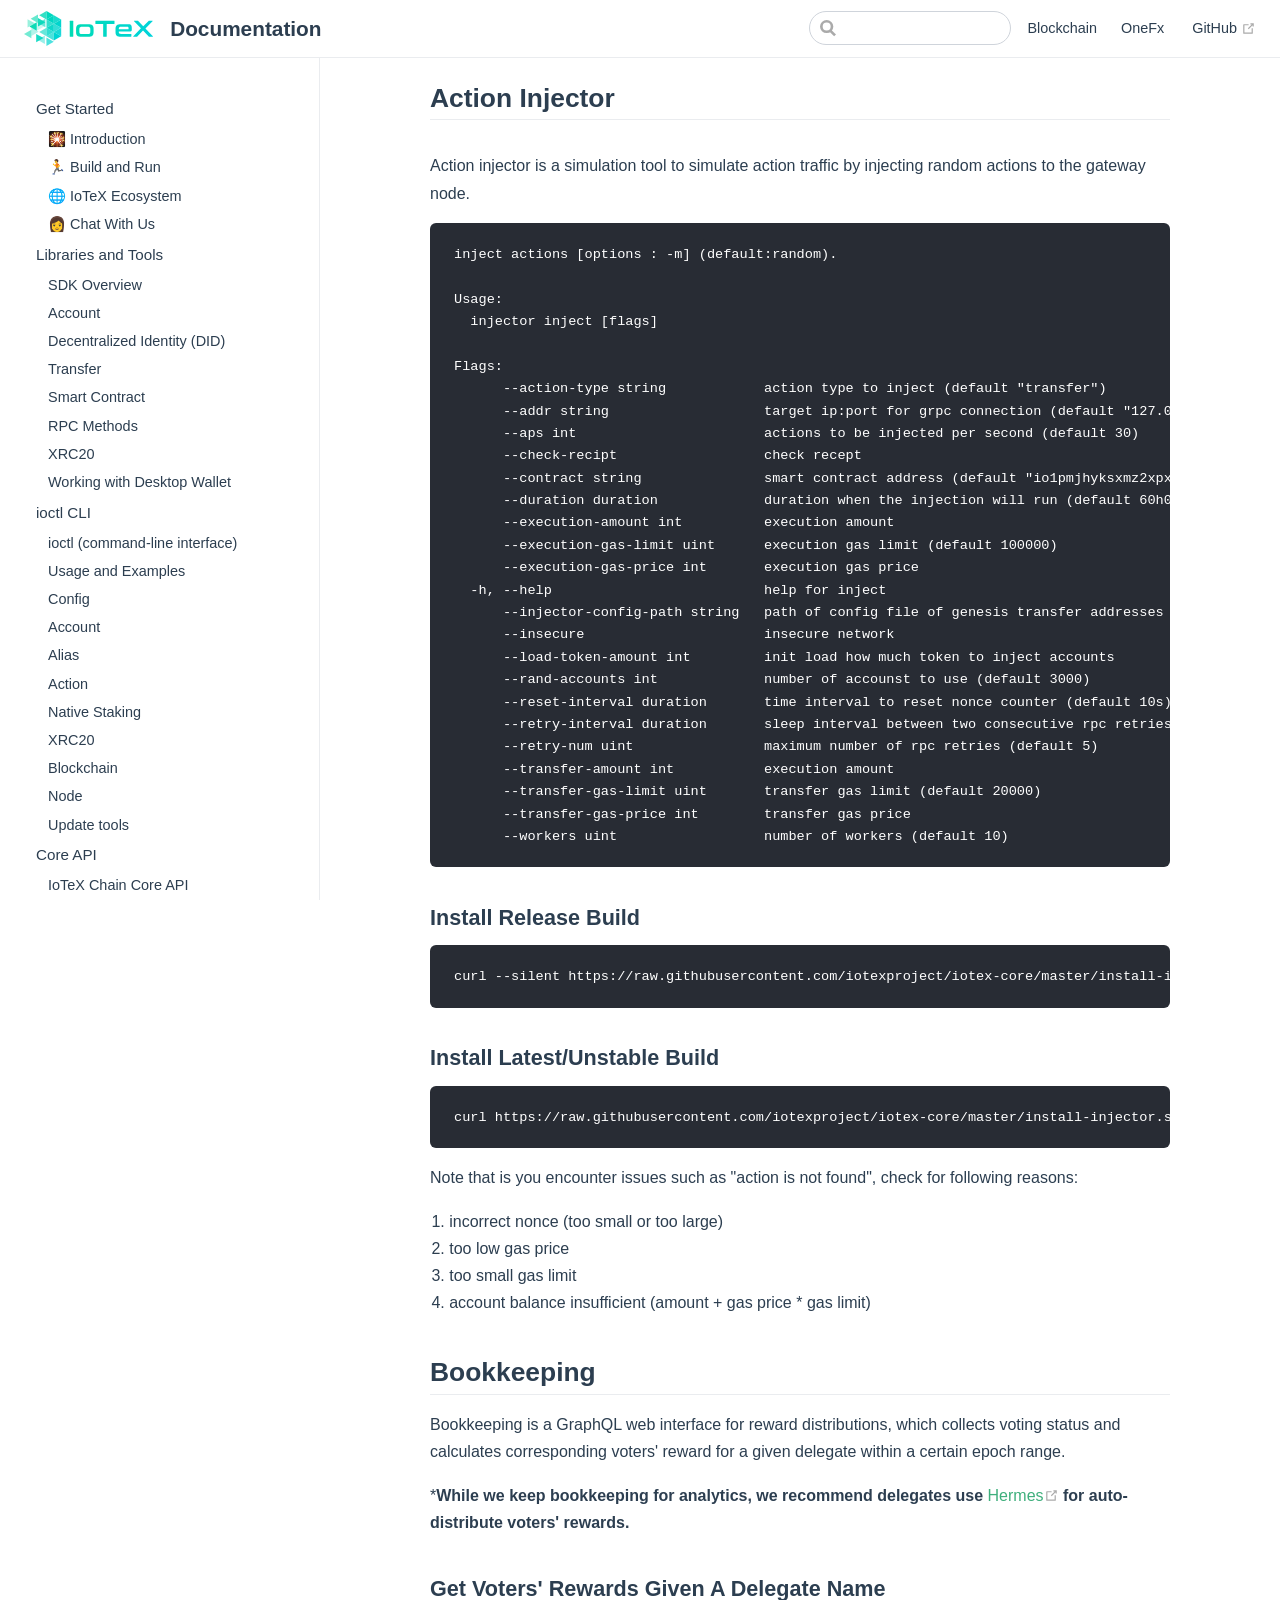
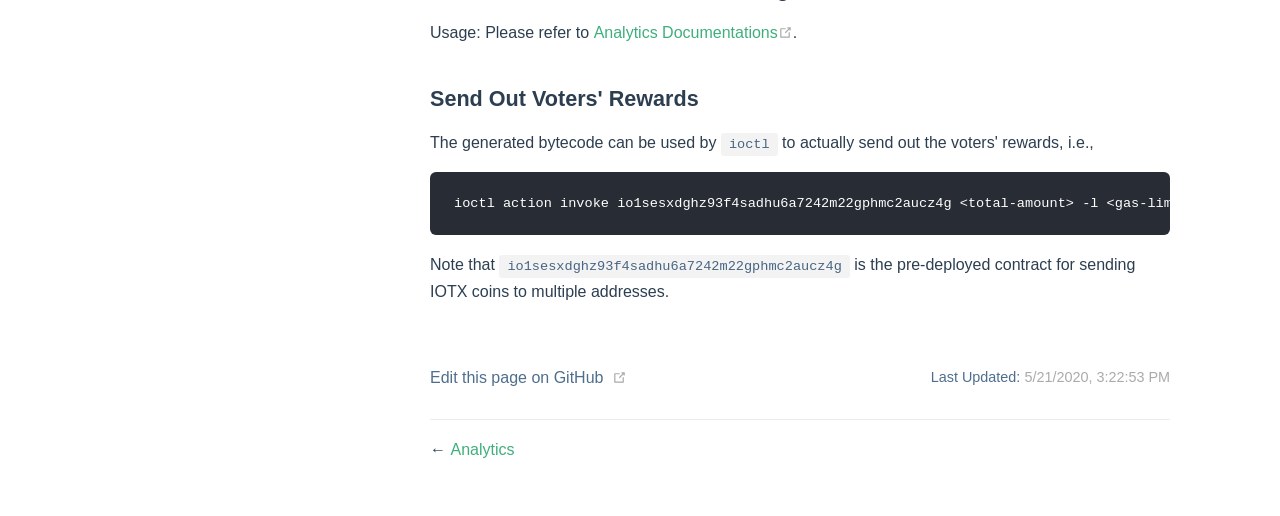
<file: docs/misc.html>
<!DOCTYPE html>
<html lang="en-US">
  <head>
    <meta charset="utf-8">
    <meta name="viewport" content="width=device-width,initial-scale=1">
    <title>Misc | Documentation</title>
    <meta name="generator" content="VuePress 1.5.0">
    <link rel="icon" href="/logo.png">
    <link rel="manifest" href="/manifest.json">
    <link rel="apple-touch-icon" href="/icons/apple-touch-icon-152x152.png">
    <link rel="mask-icon" href="/icons/safari-pinned-tab.svg" color="#3eaf7c">
    <meta name="description" content="by the community for the community">
    <meta name="theme-color" content="#3eaf7c">
    <meta name="apple-mobile-web-app-capable" content="yes">
    <meta name="apple-mobile-web-app-status-bar-style" content="black">
    <meta name="msapplication-TileImage" content="/icons/msapplication-icon-144x144.png">
    <meta name="msapplication-TileColor" content="#000000">
    <link rel="preload" href="/assets/css/0.styles.02452cf4.css" as="style"><link rel="preload" href="/assets/js/app.8d3d4ae9.js" as="script"><link rel="preload" href="/assets/js/2.e2a8f5ea.js" as="script"><link rel="preload" href="/assets/js/13.5d842390.js" as="script"><link rel="prefetch" href="/assets/js/10.64ce93ff.js"><link rel="prefetch" href="/assets/js/11.362595a6.js"><link rel="prefetch" href="/assets/js/12.b4e1ae21.js"><link rel="prefetch" href="/assets/js/14.40fdeab9.js"><link rel="prefetch" href="/assets/js/15.50b0e6b6.js"><link rel="prefetch" href="/assets/js/16.ad3703a1.js"><link rel="prefetch" href="/assets/js/17.535aebbb.js"><link rel="prefetch" href="/assets/js/18.a89738b7.js"><link rel="prefetch" href="/assets/js/3.476dba85.js"><link rel="prefetch" href="/assets/js/4.e9d5eb58.js"><link rel="prefetch" href="/assets/js/5.8957150a.js"><link rel="prefetch" href="/assets/js/6.488d2335.js"><link rel="prefetch" href="/assets/js/7.065ba323.js"><link rel="prefetch" href="/assets/js/8.8dc5096f.js"><link rel="prefetch" href="/assets/js/9.1e2a630f.js">
    <link rel="stylesheet" href="/assets/css/0.styles.02452cf4.css">
  </head>
  <body>
    <div id="app" data-server-rendered="true"><div class="theme-container"><header class="navbar"><div class="sidebar-button"><svg xmlns="http://www.w3.org/2000/svg" aria-hidden="true" role="img" viewBox="0 0 448 512" class="icon"><path fill="currentColor" d="M436 124H12c-6.627 0-12-5.373-12-12V80c0-6.627 5.373-12 12-12h424c6.627 0 12 5.373 12 12v32c0 6.627-5.373 12-12 12zm0 160H12c-6.627 0-12-5.373-12-12v-32c0-6.627 5.373-12 12-12h424c6.627 0 12 5.373 12 12v32c0 6.627-5.373 12-12 12zm0 160H12c-6.627 0-12-5.373-12-12v-32c0-6.627 5.373-12 12-12h424c6.627 0 12 5.373 12 12v32c0 6.627-5.373 12-12 12z"></path></svg></div> <a href="/" class="home-link router-link-active"><img src="/logo.svg" alt="Documentation" class="logo"> <span class="site-name can-hide">Documentation</span></a> <div class="links"><div class="search-box"><input aria-label="Search" autocomplete="off" spellcheck="false" value=""> <!----></div> <nav class="nav-links can-hide"><div class="nav-item"><a href="/" class="nav-link">
  Blockchain
</a></div><div class="nav-item"><a href="/onefx/get-started.html" class="nav-link">
  OneFx
</a></div> <a href="https://github.com/iotexproject/iotex-docs" target="_blank" rel="noopener noreferrer" class="repo-link">
    GitHub
    <svg xmlns="http://www.w3.org/2000/svg" aria-hidden="true" x="0px" y="0px" viewBox="0 0 100 100" width="15" height="15" class="icon outbound"><path fill="currentColor" d="M18.8,85.1h56l0,0c2.2,0,4-1.8,4-4v-32h-8v28h-48v-48h28v-8h-32l0,0c-2.2,0-4,1.8-4,4v56C14.8,83.3,16.6,85.1,18.8,85.1z"></path> <polygon fill="currentColor" points="45.7,48.7 51.3,54.3 77.2,28.5 77.2,37.2 85.2,37.2 85.2,14.9 62.8,14.9 62.8,22.9 71.5,22.9"></polygon></svg></a></nav></div></header> <div class="sidebar-mask"></div> <aside class="sidebar"><nav class="nav-links"><div class="nav-item"><a href="/" class="nav-link">
  Blockchain
</a></div><div class="nav-item"><a href="/onefx/get-started.html" class="nav-link">
  OneFx
</a></div> <a href="https://github.com/iotexproject/iotex-docs" target="_blank" rel="noopener noreferrer" class="repo-link">
    GitHub
    <svg xmlns="http://www.w3.org/2000/svg" aria-hidden="true" x="0px" y="0px" viewBox="0 0 100 100" width="15" height="15" class="icon outbound"><path fill="currentColor" d="M18.8,85.1h56l0,0c2.2,0,4-1.8,4-4v-32h-8v28h-48v-48h28v-8h-32l0,0c-2.2,0-4,1.8-4,4v56C14.8,83.3,16.6,85.1,18.8,85.1z"></path> <polygon fill="currentColor" points="45.7,48.7 51.3,54.3 77.2,28.5 77.2,37.2 85.2,37.2 85.2,14.9 62.8,14.9 62.8,22.9 71.5,22.9"></polygon></svg></a></nav>  <ul class="sidebar-links"><li><section class="sidebar-group depth-0"><p class="sidebar-heading open"><span></span> <!----></p> <ul class="sidebar-links sidebar-group-items"><li><a href="/" aria-current="page" class="sidebar-link">Get Started</a><ul class="sidebar-sub-headers"><li class="sidebar-sub-header"><a href="/#introduction" class="sidebar-link">🎇 Introduction</a></li><li class="sidebar-sub-header"><a href="/#build-and-run" class="sidebar-link">🏃 Build and Run</a></li><li class="sidebar-sub-header"><a href="/#iotex-ecosystem" class="sidebar-link">🌐 IoTeX Ecosystem</a></li><li class="sidebar-sub-header"><a href="/#chat-with-us" class="sidebar-link">👩 Chat With Us</a></li></ul></li><li><a href="/docs/libraries-and-tools.html" class="sidebar-link">Libraries and Tools</a><ul class="sidebar-sub-headers"><li class="sidebar-sub-header"><a href="/docs/libraries-and-tools.html#sdk-overview" class="sidebar-link">SDK Overview</a></li><li class="sidebar-sub-header"><a href="/docs/libraries-and-tools.html#account" class="sidebar-link">Account</a></li><li class="sidebar-sub-header"><a href="/docs/libraries-and-tools.html#decentralized-identity-did" class="sidebar-link">Decentralized Identity (DID)</a></li><li class="sidebar-sub-header"><a href="/docs/libraries-and-tools.html#transfer" class="sidebar-link">Transfer</a></li><li class="sidebar-sub-header"><a href="/docs/libraries-and-tools.html#smart-contract" class="sidebar-link">Smart Contract</a></li><li class="sidebar-sub-header"><a href="/docs/libraries-and-tools.html#rpc-methods" class="sidebar-link">RPC Methods</a></li><li class="sidebar-sub-header"><a href="/docs/libraries-and-tools.html#xrc20" class="sidebar-link">XRC20</a></li><li class="sidebar-sub-header"><a href="/docs/libraries-and-tools.html#working-with-desktop-wallet" class="sidebar-link">Working with Desktop Wallet</a></li></ul></li><li><a href="/docs/ioctl.html" class="sidebar-link">ioctl CLI</a><ul class="sidebar-sub-headers"><li class="sidebar-sub-header"><a href="/docs/ioctl.html#ioctl-command-line-interface" class="sidebar-link">ioctl (command-line interface)</a></li><li class="sidebar-sub-header"><a href="/docs/ioctl.html#usage-and-examples" class="sidebar-link">Usage and Examples</a></li><li class="sidebar-sub-header"><a href="/docs/ioctl.html#config" class="sidebar-link">Config</a></li><li class="sidebar-sub-header"><a href="/docs/ioctl.html#account" class="sidebar-link">Account</a></li><li class="sidebar-sub-header"><a href="/docs/ioctl.html#alias" class="sidebar-link">Alias</a></li><li class="sidebar-sub-header"><a href="/docs/ioctl.html#action" class="sidebar-link">Action</a></li><li class="sidebar-sub-header"><a href="/docs/ioctl.html#native-staking" class="sidebar-link">Native Staking</a></li><li class="sidebar-sub-header"><a href="/docs/ioctl.html#xrc20" class="sidebar-link">XRC20</a></li><li class="sidebar-sub-header"><a href="/docs/ioctl.html#blockchain" class="sidebar-link">Blockchain</a></li><li class="sidebar-sub-header"><a href="/docs/ioctl.html#node" class="sidebar-link">Node</a></li><li class="sidebar-sub-header"><a href="/docs/ioctl.html#update-tools" class="sidebar-link">Update tools</a></li></ul></li><li><a href="/docs/api.html" class="sidebar-link">Core API</a><ul class="sidebar-sub-headers"><li class="sidebar-sub-header"><a href="/docs/api.html#iotex-chain-core-api" class="sidebar-link">IoTeX Chain Core API</a></li></ul></li><li><a href="/docs/analytics.html" class="sidebar-link">Analytics</a><ul class="sidebar-sub-headers"><li class="sidebar-sub-header"><a href="/docs/analytics.html#iotex-analytics-api" class="sidebar-link">IoTeX Analytics API</a></li><li class="sidebar-sub-header"><a href="/docs/analytics.html#tool-chain" class="sidebar-link">Tool Chain</a></li></ul></li><li><a href="/docs/misc.html" aria-current="page" class="active sidebar-link">Misc</a><ul class="sidebar-sub-headers"><li class="sidebar-sub-header"><a href="/docs/misc.html#action-injector" class="sidebar-link">Action Injector</a></li><li class="sidebar-sub-header"><a href="/docs/misc.html#bookkeeping" class="sidebar-link">Bookkeeping</a></li></ul></li></ul></section></li></ul> </aside> <main class="page"> <div class="theme-default-content content__default"><h2 id="action-injector"><a href="#action-injector" class="header-anchor">#</a> Action Injector</h2> <p>Action injector is a simulation tool to simulate action traffic by injecting random actions to the gateway node.</p> <div class="language- extra-class"><pre class="language-text"><code>inject actions [options : -m] (default:random).

Usage:
  injector inject [flags]

Flags:
      --action-type string            action type to inject (default &quot;transfer&quot;)
      --addr string                   target ip:port for grpc connection (default &quot;127.0.0.1:14014&quot;)
      --aps int                       actions to be injected per second (default 30)
      --check-recipt                  check recept
      --contract string               smart contract address (default &quot;io1pmjhyksxmz2xpxn2qmz4gx9qq2kn2gdr8un4xq&quot;)
      --duration duration             duration when the injection will run (default 60h0m0s)
      --execution-amount int          execution amount
      --execution-gas-limit uint      execution gas limit (default 100000)
      --execution-gas-price int       execution gas price
  -h, --help                          help for inject
      --injector-config-path string   path of config file of genesis transfer addresses (default &quot;./tools/actioninjector.v2/gentsfaddrs.yaml&quot;)
      --insecure                      insecure network
      --load-token-amount int         init load how much token to inject accounts
      --rand-accounts int             number of accounst to use (default 3000)
      --reset-interval duration       time interval to reset nonce counter (default 10s)
      --retry-interval duration       sleep interval between two consecutive rpc retries (default 1s)
      --retry-num uint                maximum number of rpc retries (default 5)
      --transfer-amount int           execution amount
      --transfer-gas-limit uint       transfer gas limit (default 20000)
      --transfer-gas-price int        transfer gas price
      --workers uint                  number of workers (default 10)
</code></pre></div><h3 id="install-release-build"><a href="#install-release-build" class="header-anchor">#</a> Install Release Build</h3> <div class="language- extra-class"><pre class="language-text"><code>curl --silent https://raw.githubusercontent.com/iotexproject/iotex-core/master/install-injector.sh | sh
</code></pre></div><h3 id="install-latest-unstable-build"><a href="#install-latest-unstable-build" class="header-anchor">#</a> Install Latest/Unstable Build</h3> <div class="language- extra-class"><pre class="language-text"><code>curl https://raw.githubusercontent.com/iotexproject/iotex-core/master/install-injector.sh | sh -s &quot;unstable&quot;
</code></pre></div><p>Note that is you encounter issues such as &quot;action is not found&quot;, check for following reasons:</p> <ol><li>incorrect nonce (too small or too large)</li> <li>too low gas price</li> <li>too small gas limit</li> <li>account balance insufficient (amount + gas price * gas limit)</li></ol> <h2 id="bookkeeping"><a href="#bookkeeping" class="header-anchor">#</a> Bookkeeping</h2> <p>Bookkeeping is a GraphQL web interface for reward distributions, which collects voting status and calculates corresponding voters' reward for a given delegate within a certain epoch range.</p> <p>*<strong>While we keep bookkeeping for analytics, we recommend delegates use <a href="http://hermes.to" target="_blank" rel="noopener noreferrer">Hermes<svg xmlns="http://www.w3.org/2000/svg" aria-hidden="true" x="0px" y="0px" viewBox="0 0 100 100" width="15" height="15" class="icon outbound"><path fill="currentColor" d="M18.8,85.1h56l0,0c2.2,0,4-1.8,4-4v-32h-8v28h-48v-48h28v-8h-32l0,0c-2.2,0-4,1.8-4,4v56C14.8,83.3,16.6,85.1,18.8,85.1z"></path> <polygon fill="currentColor" points="45.7,48.7 51.3,54.3 77.2,28.5 77.2,37.2 85.2,37.2 85.2,14.9 62.8,14.9 62.8,22.9 71.5,22.9"></polygon></svg></a> for auto-distribute voters' rewards.</strong></p> <h3 id="get-voters-rewards-given-a-delegate-name"><a href="#get-voters-rewards-given-a-delegate-name" class="header-anchor">#</a> Get Voters' Rewards Given A Delegate Name</h3> <p>Usage: Please refer to <a href="https://github.com/iotexproject/iotex-docs#bookkeeping" target="_blank" rel="noopener noreferrer">Analytics Documentations<svg xmlns="http://www.w3.org/2000/svg" aria-hidden="true" x="0px" y="0px" viewBox="0 0 100 100" width="15" height="15" class="icon outbound"><path fill="currentColor" d="M18.8,85.1h56l0,0c2.2,0,4-1.8,4-4v-32h-8v28h-48v-48h28v-8h-32l0,0c-2.2,0-4,1.8-4,4v56C14.8,83.3,16.6,85.1,18.8,85.1z"></path> <polygon fill="currentColor" points="45.7,48.7 51.3,54.3 77.2,28.5 77.2,37.2 85.2,37.2 85.2,14.9 62.8,14.9 62.8,22.9 71.5,22.9"></polygon></svg></a>.</p> <h3 id="send-out-voters-rewards"><a href="#send-out-voters-rewards" class="header-anchor">#</a> Send Out Voters' Rewards</h3> <p>The generated bytecode can be used by <code>ioctl</code> to actually send out the voters' rewards, i.e.,</p> <div class="language- extra-class"><pre class="language-text"><code>ioctl action invoke io1sesxdghz93f4sadhu6a7242m22gphmc2aucz4g &lt;total-amount&gt; -l &lt;gas-limit&gt; -p &lt;gas-price&gt; -s &lt;signer&gt; -b &lt;bytecode&gt;`
</code></pre></div><p>Note that <code>io1sesxdghz93f4sadhu6a7242m22gphmc2aucz4g</code> is the pre-deployed contract for sending IOTX coins to multiple addresses.</p></div> <footer class="page-edit"><div class="edit-link"><a href="https://github.com/iotexproject/iotex-docs/edit/master/docs/misc.md" target="_blank" rel="noopener noreferrer">Edit this page on GitHub</a> <svg xmlns="http://www.w3.org/2000/svg" aria-hidden="true" x="0px" y="0px" viewBox="0 0 100 100" width="15" height="15" class="icon outbound"><path fill="currentColor" d="M18.8,85.1h56l0,0c2.2,0,4-1.8,4-4v-32h-8v28h-48v-48h28v-8h-32l0,0c-2.2,0-4,1.8-4,4v56C14.8,83.3,16.6,85.1,18.8,85.1z"></path> <polygon fill="currentColor" points="45.7,48.7 51.3,54.3 77.2,28.5 77.2,37.2 85.2,37.2 85.2,14.9 62.8,14.9 62.8,22.9 71.5,22.9"></polygon></svg></div> <div class="last-updated"><span class="prefix">Last Updated:</span> <span class="time">5/21/2020, 3:22:53 PM</span></div></footer> <div class="page-nav"><p class="inner"><span class="prev">
      ←
      <a href="/docs/analytics.html" class="prev">
        Analytics
      </a></span> <!----></p></div> </main></div><div class="global-ui"></div></div>
    <script src="/assets/js/app.8d3d4ae9.js" defer></script><script src="/assets/js/2.e2a8f5ea.js" defer></script><script src="/assets/js/13.5d842390.js" defer></script>
  </body>
</html>
</file>
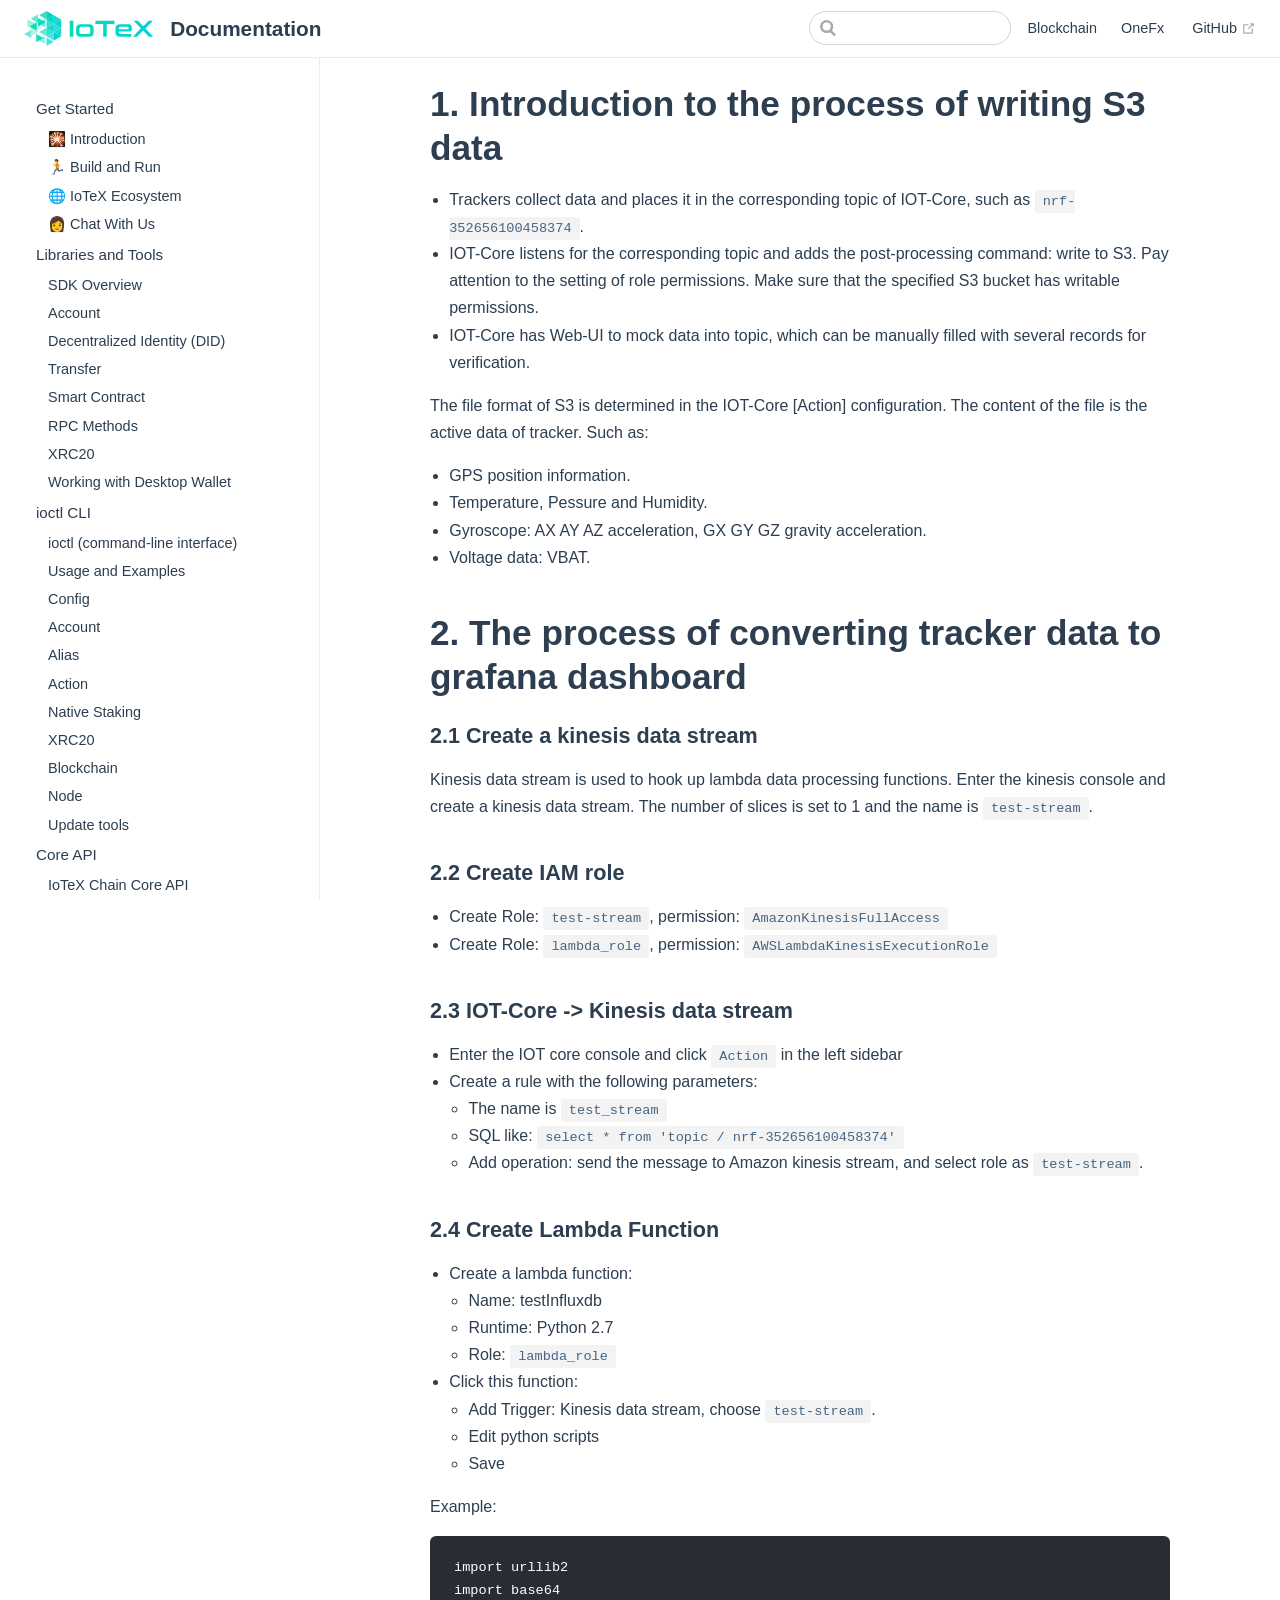
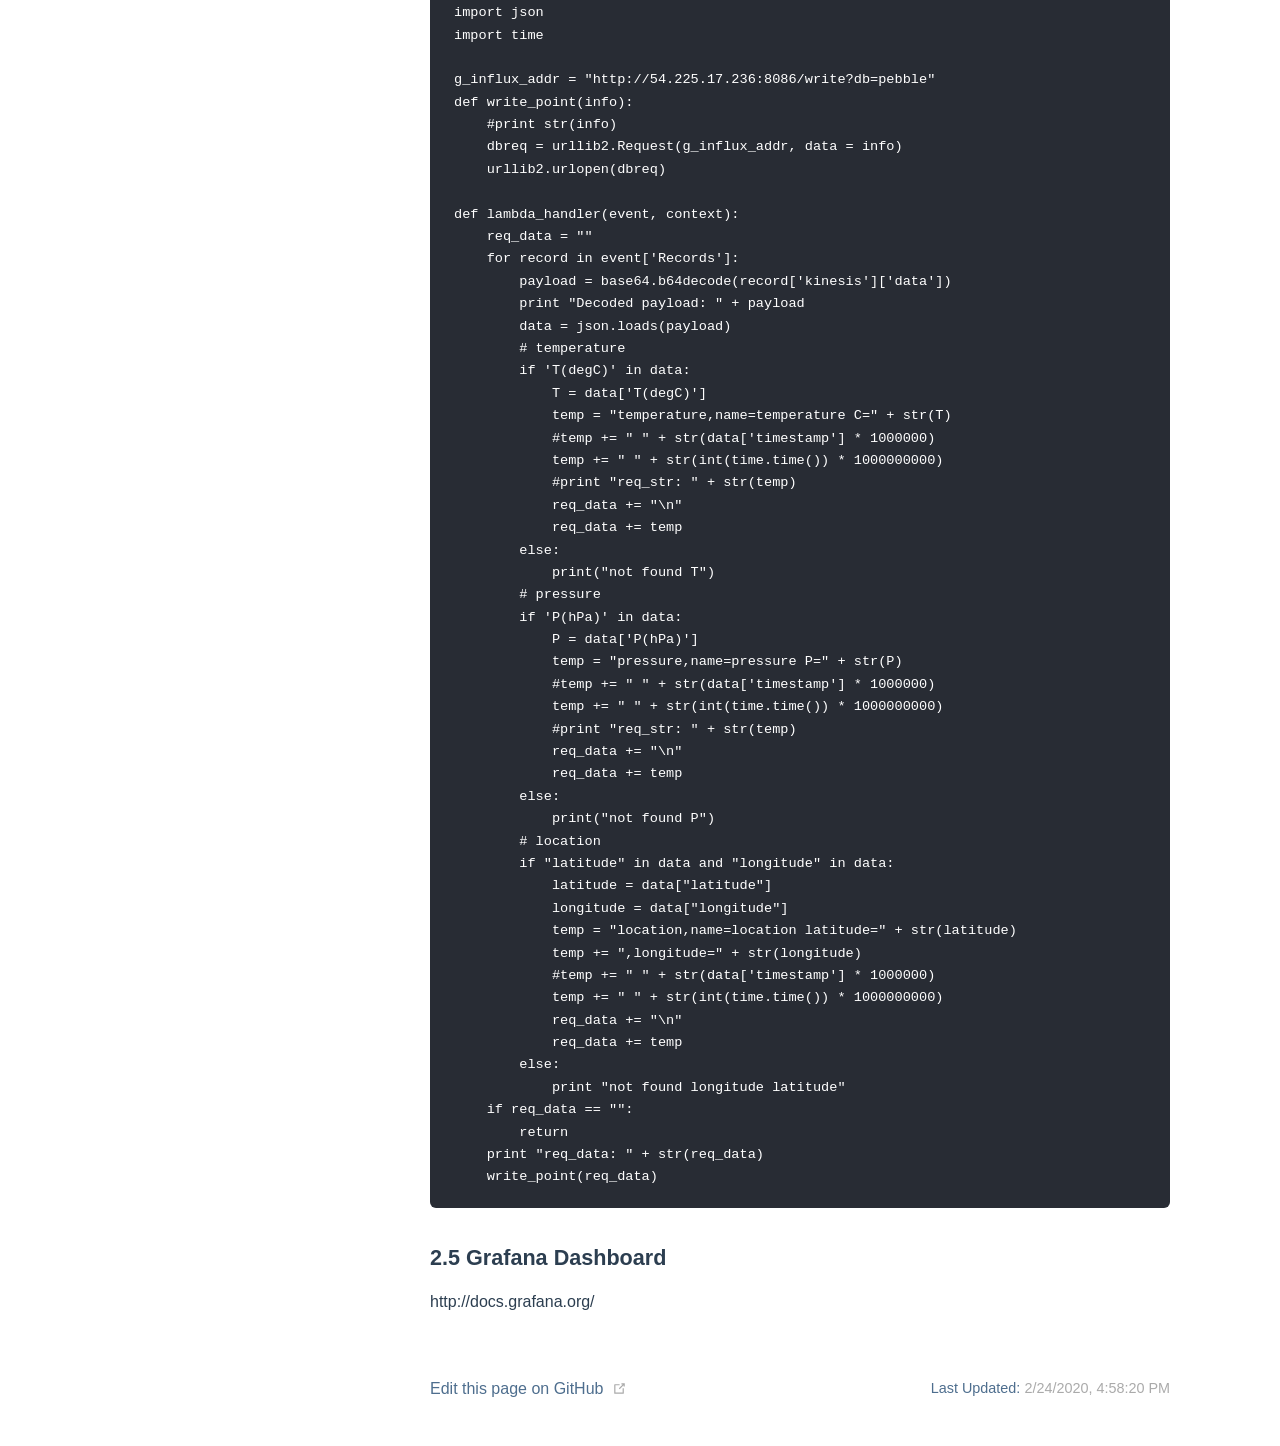
<file: docs/pebble-dashboard.html>
<!DOCTYPE html>
<html lang="en-US">
  <head>
    <meta charset="utf-8">
    <meta name="viewport" content="width=device-width,initial-scale=1">
    <title>1. Introduction to the process of writing S3 data | Documentation</title>
    <meta name="generator" content="VuePress 1.5.0">
    <link rel="icon" href="/logo.png">
    <link rel="manifest" href="/manifest.json">
    <link rel="apple-touch-icon" href="/icons/apple-touch-icon-152x152.png">
    <link rel="mask-icon" href="/icons/safari-pinned-tab.svg" color="#3eaf7c">
    <meta name="description" content="by the community for the community">
    <meta name="theme-color" content="#3eaf7c">
    <meta name="apple-mobile-web-app-capable" content="yes">
    <meta name="apple-mobile-web-app-status-bar-style" content="black">
    <meta name="msapplication-TileImage" content="/icons/msapplication-icon-144x144.png">
    <meta name="msapplication-TileColor" content="#000000">
    <link rel="preload" href="/assets/css/0.styles.02452cf4.css" as="style"><link rel="preload" href="/assets/js/app.8d3d4ae9.js" as="script"><link rel="preload" href="/assets/js/2.e2a8f5ea.js" as="script"><link rel="preload" href="/assets/js/14.40fdeab9.js" as="script"><link rel="prefetch" href="/assets/js/10.64ce93ff.js"><link rel="prefetch" href="/assets/js/11.362595a6.js"><link rel="prefetch" href="/assets/js/12.b4e1ae21.js"><link rel="prefetch" href="/assets/js/13.5d842390.js"><link rel="prefetch" href="/assets/js/15.50b0e6b6.js"><link rel="prefetch" href="/assets/js/16.ad3703a1.js"><link rel="prefetch" href="/assets/js/17.535aebbb.js"><link rel="prefetch" href="/assets/js/18.a89738b7.js"><link rel="prefetch" href="/assets/js/3.476dba85.js"><link rel="prefetch" href="/assets/js/4.e9d5eb58.js"><link rel="prefetch" href="/assets/js/5.8957150a.js"><link rel="prefetch" href="/assets/js/6.488d2335.js"><link rel="prefetch" href="/assets/js/7.065ba323.js"><link rel="prefetch" href="/assets/js/8.8dc5096f.js"><link rel="prefetch" href="/assets/js/9.1e2a630f.js">
    <link rel="stylesheet" href="/assets/css/0.styles.02452cf4.css">
  </head>
  <body>
    <div id="app" data-server-rendered="true"><div class="theme-container"><header class="navbar"><div class="sidebar-button"><svg xmlns="http://www.w3.org/2000/svg" aria-hidden="true" role="img" viewBox="0 0 448 512" class="icon"><path fill="currentColor" d="M436 124H12c-6.627 0-12-5.373-12-12V80c0-6.627 5.373-12 12-12h424c6.627 0 12 5.373 12 12v32c0 6.627-5.373 12-12 12zm0 160H12c-6.627 0-12-5.373-12-12v-32c0-6.627 5.373-12 12-12h424c6.627 0 12 5.373 12 12v32c0 6.627-5.373 12-12 12zm0 160H12c-6.627 0-12-5.373-12-12v-32c0-6.627 5.373-12 12-12h424c6.627 0 12 5.373 12 12v32c0 6.627-5.373 12-12 12z"></path></svg></div> <a href="/" class="home-link router-link-active"><img src="/logo.svg" alt="Documentation" class="logo"> <span class="site-name can-hide">Documentation</span></a> <div class="links"><div class="search-box"><input aria-label="Search" autocomplete="off" spellcheck="false" value=""> <!----></div> <nav class="nav-links can-hide"><div class="nav-item"><a href="/" class="nav-link">
  Blockchain
</a></div><div class="nav-item"><a href="/onefx/get-started.html" class="nav-link">
  OneFx
</a></div> <a href="https://github.com/iotexproject/iotex-docs" target="_blank" rel="noopener noreferrer" class="repo-link">
    GitHub
    <svg xmlns="http://www.w3.org/2000/svg" aria-hidden="true" x="0px" y="0px" viewBox="0 0 100 100" width="15" height="15" class="icon outbound"><path fill="currentColor" d="M18.8,85.1h56l0,0c2.2,0,4-1.8,4-4v-32h-8v28h-48v-48h28v-8h-32l0,0c-2.2,0-4,1.8-4,4v56C14.8,83.3,16.6,85.1,18.8,85.1z"></path> <polygon fill="currentColor" points="45.7,48.7 51.3,54.3 77.2,28.5 77.2,37.2 85.2,37.2 85.2,14.9 62.8,14.9 62.8,22.9 71.5,22.9"></polygon></svg></a></nav></div></header> <div class="sidebar-mask"></div> <aside class="sidebar"><nav class="nav-links"><div class="nav-item"><a href="/" class="nav-link">
  Blockchain
</a></div><div class="nav-item"><a href="/onefx/get-started.html" class="nav-link">
  OneFx
</a></div> <a href="https://github.com/iotexproject/iotex-docs" target="_blank" rel="noopener noreferrer" class="repo-link">
    GitHub
    <svg xmlns="http://www.w3.org/2000/svg" aria-hidden="true" x="0px" y="0px" viewBox="0 0 100 100" width="15" height="15" class="icon outbound"><path fill="currentColor" d="M18.8,85.1h56l0,0c2.2,0,4-1.8,4-4v-32h-8v28h-48v-48h28v-8h-32l0,0c-2.2,0-4,1.8-4,4v56C14.8,83.3,16.6,85.1,18.8,85.1z"></path> <polygon fill="currentColor" points="45.7,48.7 51.3,54.3 77.2,28.5 77.2,37.2 85.2,37.2 85.2,14.9 62.8,14.9 62.8,22.9 71.5,22.9"></polygon></svg></a></nav>  <ul class="sidebar-links"><li><section class="sidebar-group depth-0"><p class="sidebar-heading open"><span></span> <!----></p> <ul class="sidebar-links sidebar-group-items"><li><a href="/" aria-current="page" class="sidebar-link">Get Started</a><ul class="sidebar-sub-headers"><li class="sidebar-sub-header"><a href="/#introduction" class="sidebar-link">🎇 Introduction</a></li><li class="sidebar-sub-header"><a href="/#build-and-run" class="sidebar-link">🏃 Build and Run</a></li><li class="sidebar-sub-header"><a href="/#iotex-ecosystem" class="sidebar-link">🌐 IoTeX Ecosystem</a></li><li class="sidebar-sub-header"><a href="/#chat-with-us" class="sidebar-link">👩 Chat With Us</a></li></ul></li><li><a href="/docs/libraries-and-tools.html" class="sidebar-link">Libraries and Tools</a><ul class="sidebar-sub-headers"><li class="sidebar-sub-header"><a href="/docs/libraries-and-tools.html#sdk-overview" class="sidebar-link">SDK Overview</a></li><li class="sidebar-sub-header"><a href="/docs/libraries-and-tools.html#account" class="sidebar-link">Account</a></li><li class="sidebar-sub-header"><a href="/docs/libraries-and-tools.html#decentralized-identity-did" class="sidebar-link">Decentralized Identity (DID)</a></li><li class="sidebar-sub-header"><a href="/docs/libraries-and-tools.html#transfer" class="sidebar-link">Transfer</a></li><li class="sidebar-sub-header"><a href="/docs/libraries-and-tools.html#smart-contract" class="sidebar-link">Smart Contract</a></li><li class="sidebar-sub-header"><a href="/docs/libraries-and-tools.html#rpc-methods" class="sidebar-link">RPC Methods</a></li><li class="sidebar-sub-header"><a href="/docs/libraries-and-tools.html#xrc20" class="sidebar-link">XRC20</a></li><li class="sidebar-sub-header"><a href="/docs/libraries-and-tools.html#working-with-desktop-wallet" class="sidebar-link">Working with Desktop Wallet</a></li></ul></li><li><a href="/docs/ioctl.html" class="sidebar-link">ioctl CLI</a><ul class="sidebar-sub-headers"><li class="sidebar-sub-header"><a href="/docs/ioctl.html#ioctl-command-line-interface" class="sidebar-link">ioctl (command-line interface)</a></li><li class="sidebar-sub-header"><a href="/docs/ioctl.html#usage-and-examples" class="sidebar-link">Usage and Examples</a></li><li class="sidebar-sub-header"><a href="/docs/ioctl.html#config" class="sidebar-link">Config</a></li><li class="sidebar-sub-header"><a href="/docs/ioctl.html#account" class="sidebar-link">Account</a></li><li class="sidebar-sub-header"><a href="/docs/ioctl.html#alias" class="sidebar-link">Alias</a></li><li class="sidebar-sub-header"><a href="/docs/ioctl.html#action" class="sidebar-link">Action</a></li><li class="sidebar-sub-header"><a href="/docs/ioctl.html#native-staking" class="sidebar-link">Native Staking</a></li><li class="sidebar-sub-header"><a href="/docs/ioctl.html#xrc20" class="sidebar-link">XRC20</a></li><li class="sidebar-sub-header"><a href="/docs/ioctl.html#blockchain" class="sidebar-link">Blockchain</a></li><li class="sidebar-sub-header"><a href="/docs/ioctl.html#node" class="sidebar-link">Node</a></li><li class="sidebar-sub-header"><a href="/docs/ioctl.html#update-tools" class="sidebar-link">Update tools</a></li></ul></li><li><a href="/docs/api.html" class="sidebar-link">Core API</a><ul class="sidebar-sub-headers"><li class="sidebar-sub-header"><a href="/docs/api.html#iotex-chain-core-api" class="sidebar-link">IoTeX Chain Core API</a></li></ul></li><li><a href="/docs/analytics.html" class="sidebar-link">Analytics</a><ul class="sidebar-sub-headers"><li class="sidebar-sub-header"><a href="/docs/analytics.html#iotex-analytics-api" class="sidebar-link">IoTeX Analytics API</a></li><li class="sidebar-sub-header"><a href="/docs/analytics.html#tool-chain" class="sidebar-link">Tool Chain</a></li></ul></li><li><a href="/docs/misc.html" class="sidebar-link">Misc</a><ul class="sidebar-sub-headers"><li class="sidebar-sub-header"><a href="/docs/misc.html#action-injector" class="sidebar-link">Action Injector</a></li><li class="sidebar-sub-header"><a href="/docs/misc.html#bookkeeping" class="sidebar-link">Bookkeeping</a></li></ul></li></ul></section></li></ul> </aside> <main class="page"> <div class="theme-default-content content__default"><h1 id="_1-introduction-to-the-process-of-writing-s3-data"><a href="#_1-introduction-to-the-process-of-writing-s3-data" class="header-anchor">#</a> 1. Introduction to the process of writing S3 data</h1> <ul><li>Trackers collect data and places it in the corresponding topic of IOT-Core, such as <code>nrf-352656100458374</code>.</li> <li>IOT-Core listens for the corresponding topic and adds the post-processing command: write to S3. Pay attention to the setting of role permissions. Make sure that the specified S3 bucket has writable permissions.</li> <li>IOT-Core has Web-UI to mock data into topic, which can be manually filled with several records for verification.</li></ul> <p>The file format of S3 is determined in the IOT-Core [Action] configuration. The content of the file is the active data of tracker. Such as:</p> <ul><li>GPS position information.</li> <li>Temperature, Pessure and Humidity.</li> <li>Gyroscope: AX AY AZ acceleration, GX GY GZ gravity acceleration.</li> <li>Voltage data: VBAT.</li></ul> <h1 id="_2-the-process-of-converting-tracker-data-to-grafana-dashboard"><a href="#_2-the-process-of-converting-tracker-data-to-grafana-dashboard" class="header-anchor">#</a> 2. The process of converting tracker data to grafana dashboard</h1> <h3 id="_2-1-create-a-kinesis-data-stream"><a href="#_2-1-create-a-kinesis-data-stream" class="header-anchor">#</a> 2.1 Create a kinesis data stream</h3> <p>Kinesis data stream is used to hook up lambda data processing functions. Enter the kinesis console and create a kinesis data stream. The number of slices is set to 1 and the name is <code>test-stream</code>.</p> <h3 id="_2-2-create-iam-role"><a href="#_2-2-create-iam-role" class="header-anchor">#</a> 2.2 Create IAM role</h3> <ul><li>Create Role: <code>test-stream</code>, permission: <code>AmazonKinesisFullAccess</code></li> <li>Create Role: <code>lambda_role</code>, permission: <code>AWSLambdaKinesisExecutionRole</code></li></ul> <h3 id="_2-3-iot-core-kinesis-data-stream"><a href="#_2-3-iot-core-kinesis-data-stream" class="header-anchor">#</a> 2.3 IOT-Core -&gt; Kinesis data stream</h3> <ul><li>Enter the IOT core console and click <code>Action</code> in the left sidebar</li> <li>Create a rule with the following parameters:
<ul><li>The name is <code>test_stream</code></li> <li>SQL like: <code>select * from 'topic / nrf-352656100458374'</code></li> <li>Add operation: send the message to Amazon kinesis stream, and select role as <code>test-stream</code>.</li></ul></li></ul> <h3 id="_2-4-create-lambda-function"><a href="#_2-4-create-lambda-function" class="header-anchor">#</a> 2.4 Create Lambda Function</h3> <ul><li>Create a lambda function:
<ul><li>Name: testInfluxdb</li> <li>Runtime: Python 2.7</li> <li>Role: <code>lambda_role</code></li></ul></li> <li>Click this function:
<ul><li>Add Trigger: Kinesis data stream, choose <code>test-stream</code>.</li> <li>Edit python scripts</li> <li>Save</li></ul></li></ul> <p>Example:</p> <div class="language- extra-class"><pre class="language-text"><code>import urllib2
import base64
import json
import time

g_influx_addr = &quot;http://54.225.17.236:8086/write?db=pebble&quot;
def write_point(info):
    #print str(info)
    dbreq = urllib2.Request(g_influx_addr, data = info)
    urllib2.urlopen(dbreq)

def lambda_handler(event, context):
    req_data = &quot;&quot;
    for record in event['Records']:
        payload = base64.b64decode(record['kinesis']['data'])
        print &quot;Decoded payload: &quot; + payload
        data = json.loads(payload)
        # temperature
        if 'T(degC)' in data:
            T = data['T(degC)']
            temp = &quot;temperature,name=temperature C=&quot; + str(T)
            #temp += &quot; &quot; + str(data['timestamp'] * 1000000)
            temp += &quot; &quot; + str(int(time.time()) * 1000000000)
            #print &quot;req_str: &quot; + str(temp)
            req_data += &quot;\n&quot;
            req_data += temp
        else:
            print(&quot;not found T&quot;)
        # pressure
        if 'P(hPa)' in data:
            P = data['P(hPa)']
            temp = &quot;pressure,name=pressure P=&quot; + str(P)
            #temp += &quot; &quot; + str(data['timestamp'] * 1000000)
            temp += &quot; &quot; + str(int(time.time()) * 1000000000)
            #print &quot;req_str: &quot; + str(temp)
            req_data += &quot;\n&quot;
            req_data += temp
        else:
            print(&quot;not found P&quot;)
        # location
        if &quot;latitude&quot; in data and &quot;longitude&quot; in data:
            latitude = data[&quot;latitude&quot;]
            longitude = data[&quot;longitude&quot;]
            temp = &quot;location,name=location latitude=&quot; + str(latitude)
            temp += &quot;,longitude=&quot; + str(longitude)
            #temp += &quot; &quot; + str(data['timestamp'] * 1000000)
            temp += &quot; &quot; + str(int(time.time()) * 1000000000)
            req_data += &quot;\n&quot;
            req_data += temp
        else:
            print &quot;not found longitude latitude&quot;
    if req_data == &quot;&quot;:
        return
    print &quot;req_data: &quot; + str(req_data)
    write_point(req_data)
</code></pre></div><h3 id="_2-5-grafana-dashboard"><a href="#_2-5-grafana-dashboard" class="header-anchor">#</a> 2.5 Grafana Dashboard</h3> <p>http://docs.grafana.org/</p></div> <footer class="page-edit"><div class="edit-link"><a href="https://github.com/iotexproject/iotex-docs/edit/master/docs/pebble-dashboard.md" target="_blank" rel="noopener noreferrer">Edit this page on GitHub</a> <svg xmlns="http://www.w3.org/2000/svg" aria-hidden="true" x="0px" y="0px" viewBox="0 0 100 100" width="15" height="15" class="icon outbound"><path fill="currentColor" d="M18.8,85.1h56l0,0c2.2,0,4-1.8,4-4v-32h-8v28h-48v-48h28v-8h-32l0,0c-2.2,0-4,1.8-4,4v56C14.8,83.3,16.6,85.1,18.8,85.1z"></path> <polygon fill="currentColor" points="45.7,48.7 51.3,54.3 77.2,28.5 77.2,37.2 85.2,37.2 85.2,14.9 62.8,14.9 62.8,22.9 71.5,22.9"></polygon></svg></div> <div class="last-updated"><span class="prefix">Last Updated:</span> <span class="time">2/24/2020, 4:58:20 PM</span></div></footer> <!----> </main></div><div class="global-ui"></div></div>
    <script src="/assets/js/app.8d3d4ae9.js" defer></script><script src="/assets/js/2.e2a8f5ea.js" defer></script><script src="/assets/js/14.40fdeab9.js" defer></script>
  </body>
</html>
</file>
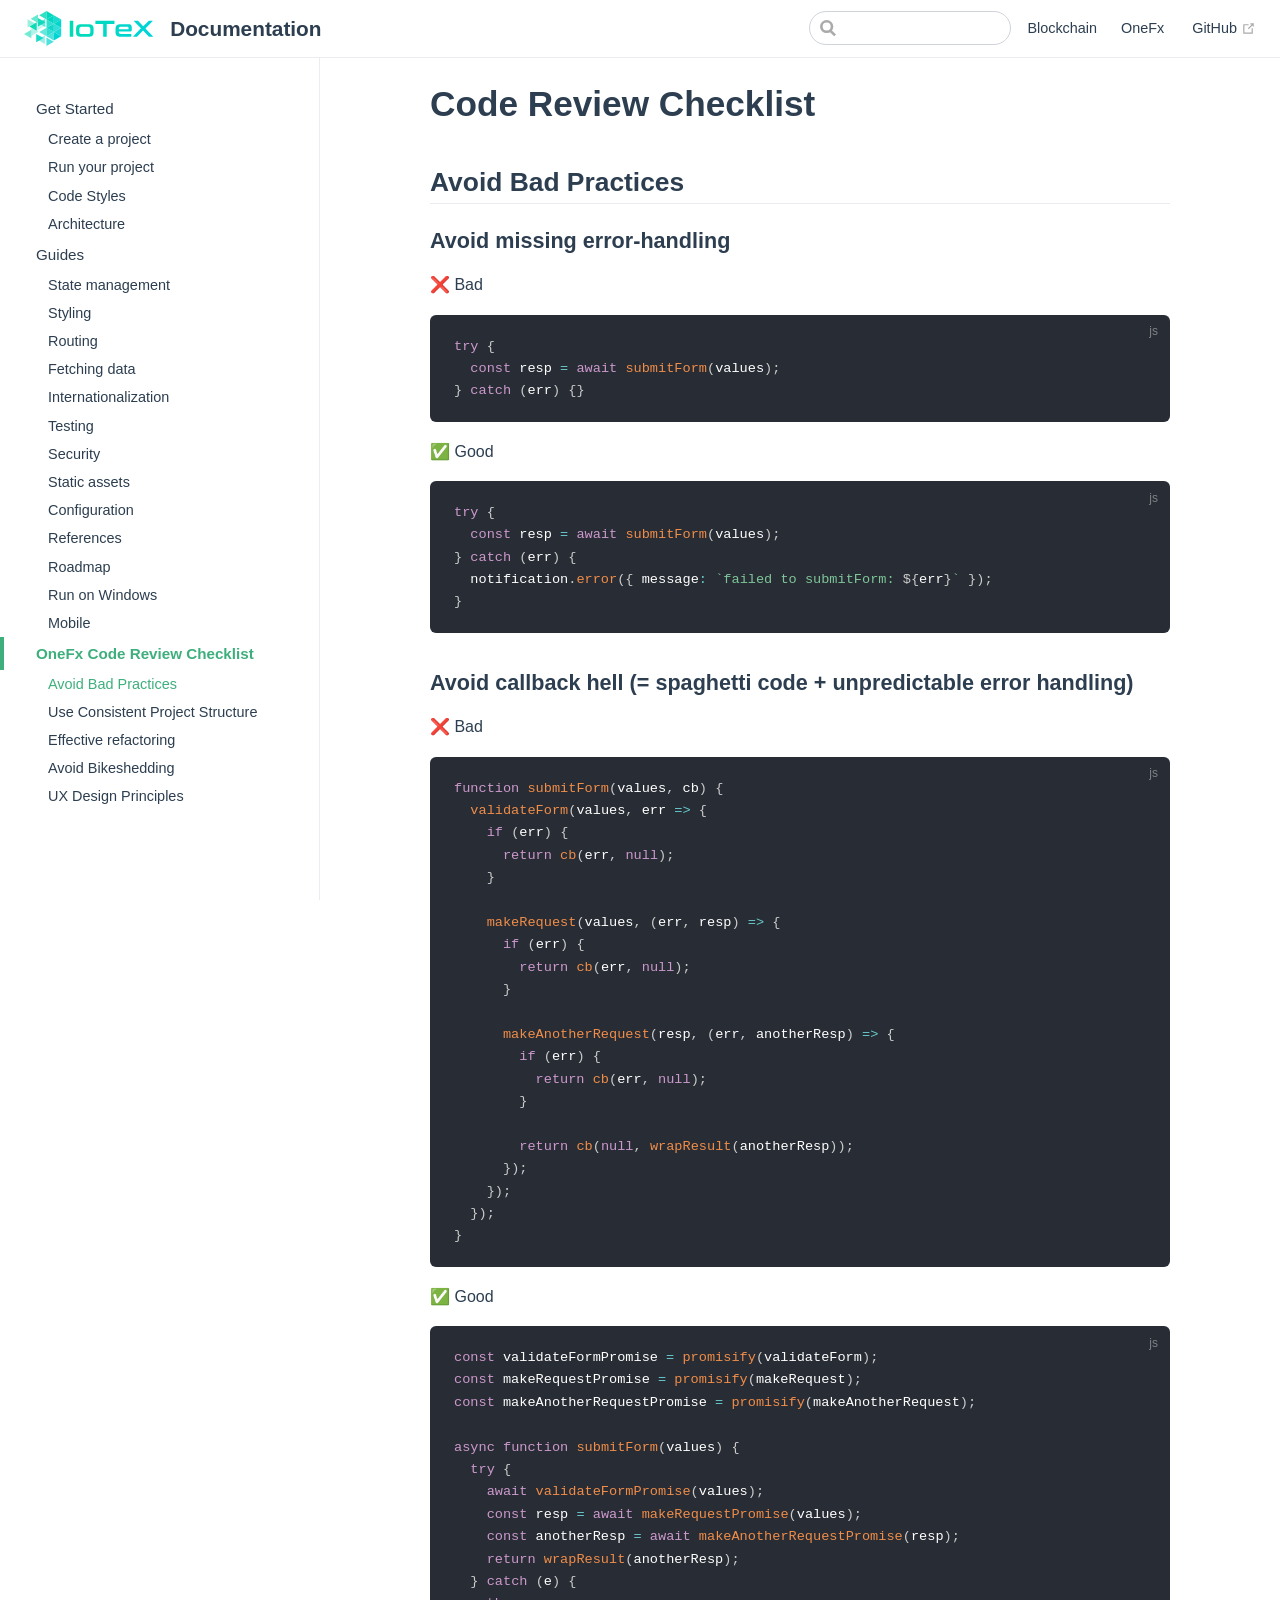
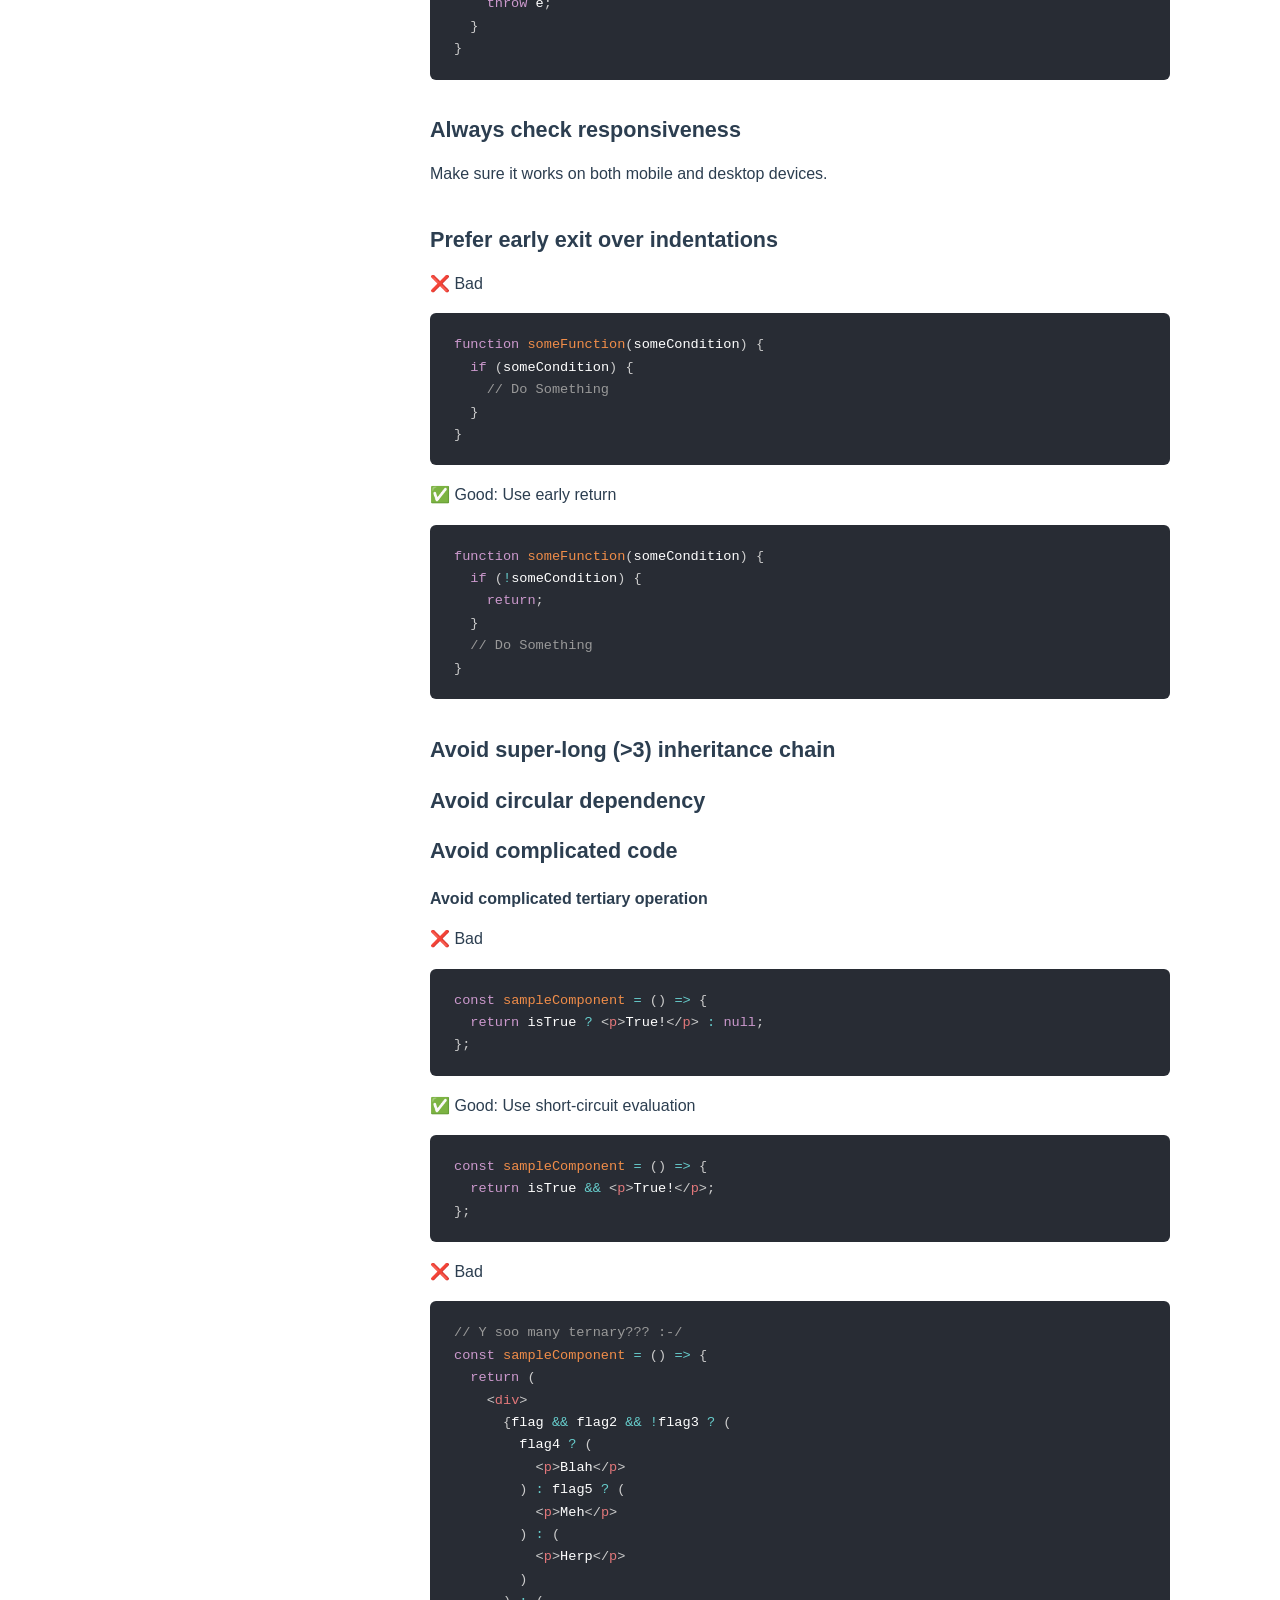
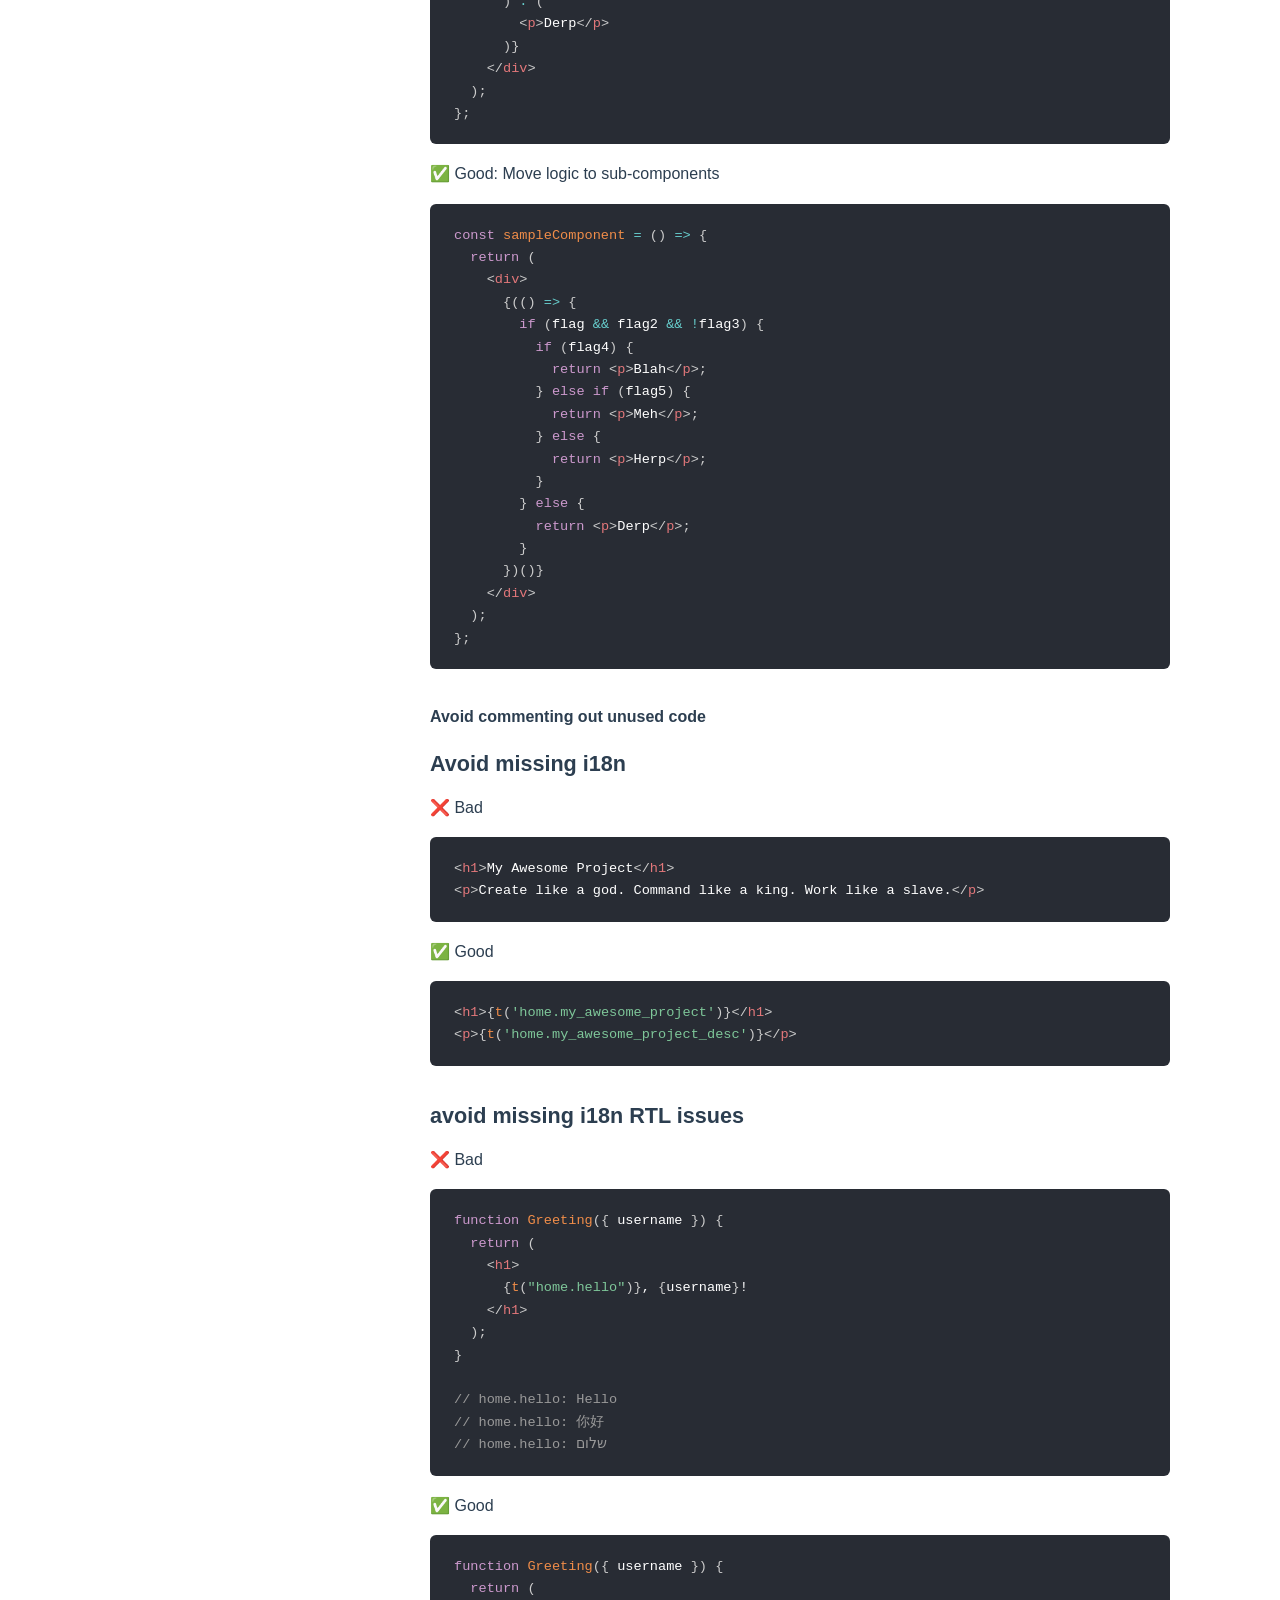
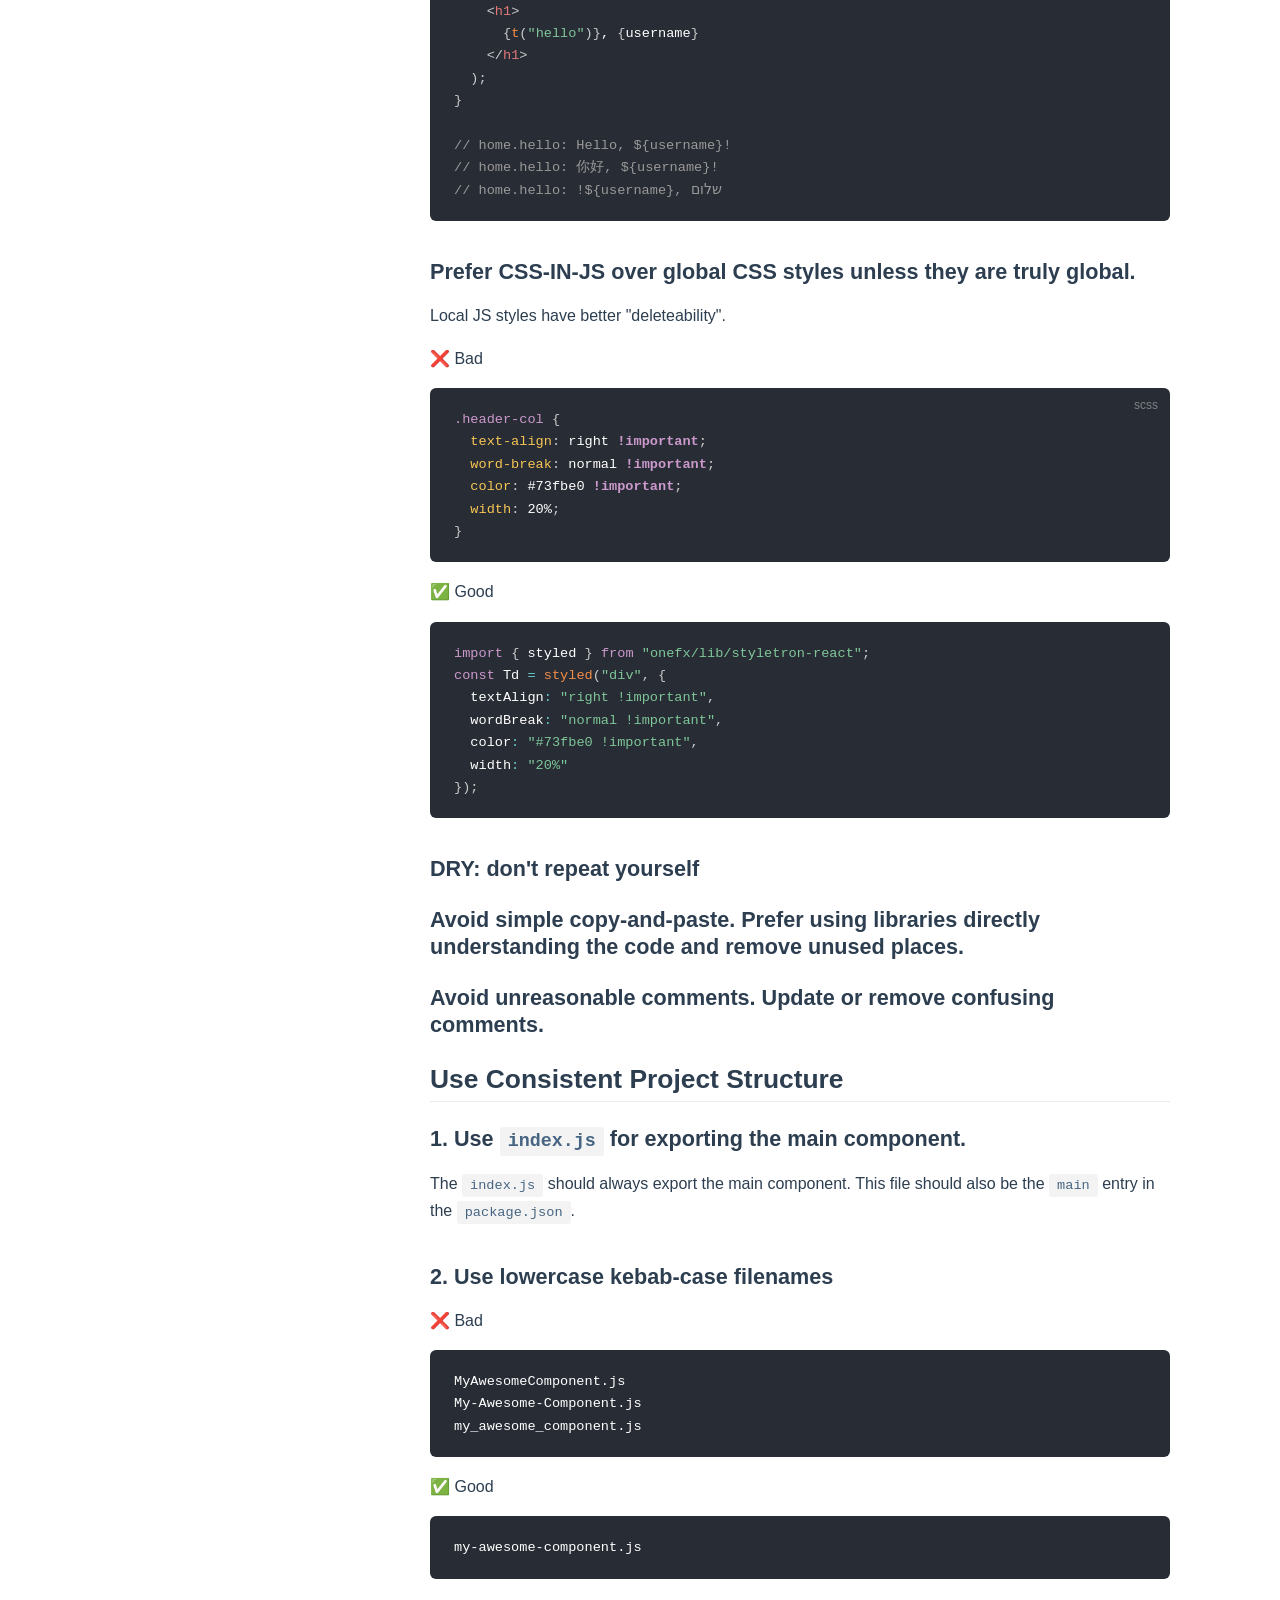
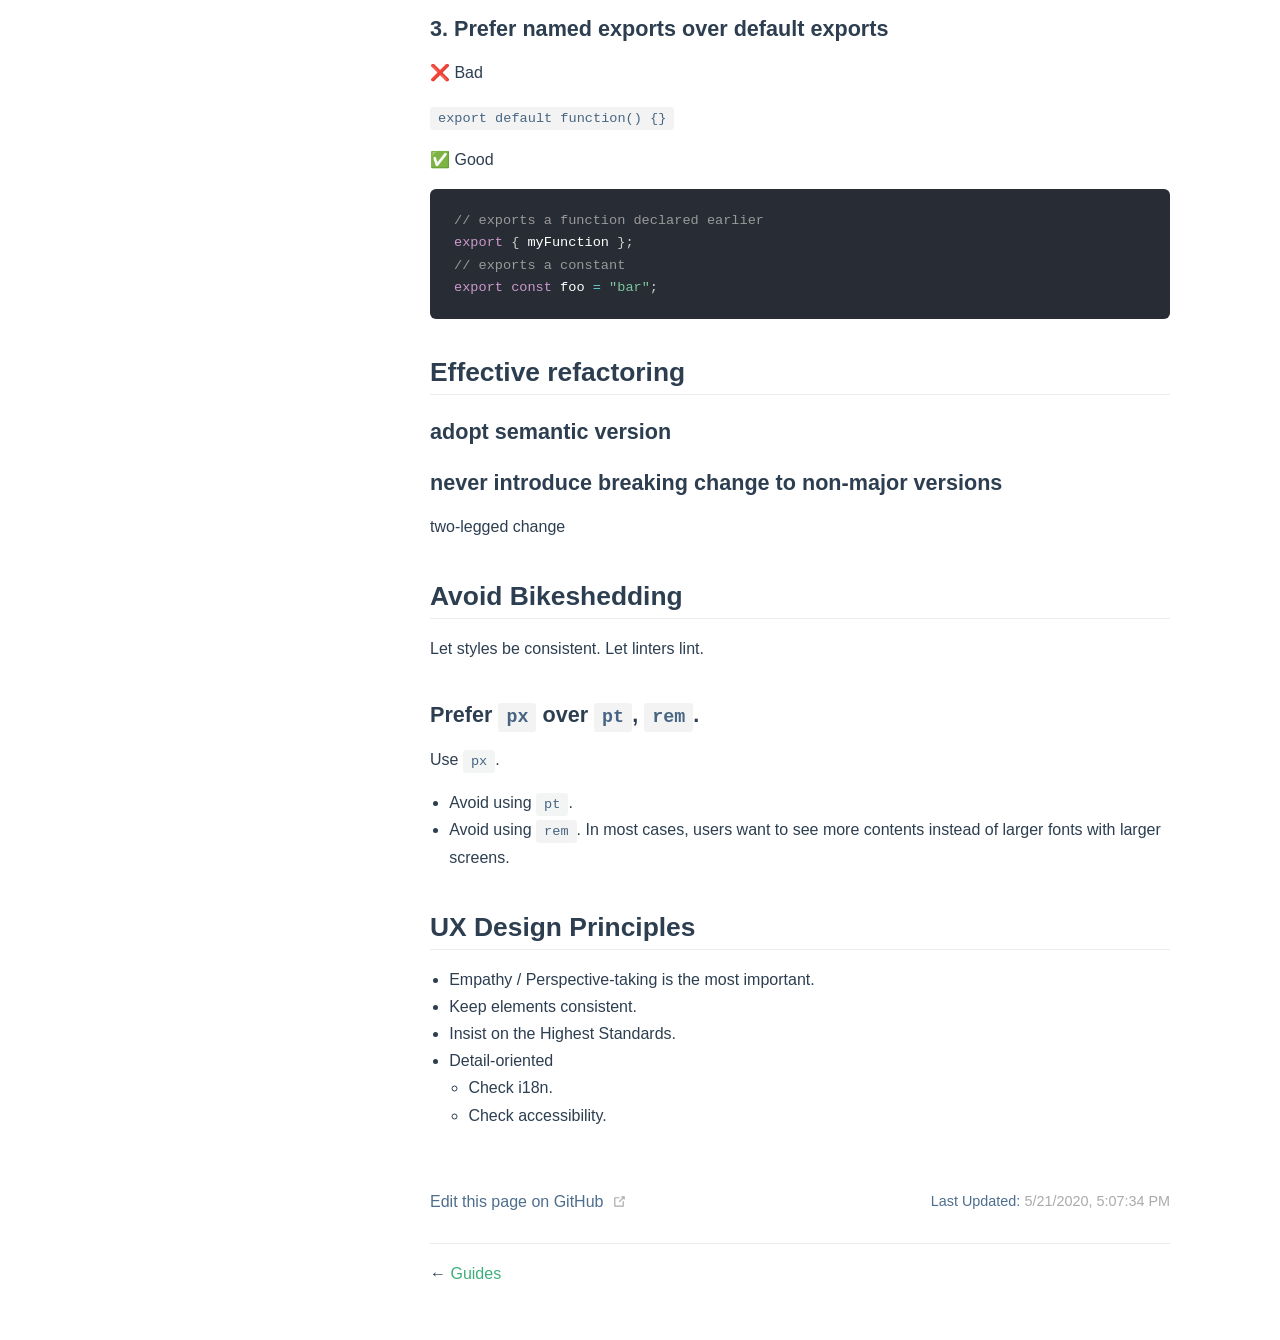
<file: onefx/code-review-checklist.html>
<!DOCTYPE html>
<html lang="en-US">
  <head>
    <meta charset="utf-8">
    <meta name="viewport" content="width=device-width,initial-scale=1">
    <title>OneFx Code Review Checklist | Documentation</title>
    <meta name="generator" content="VuePress 1.5.0">
    <link rel="icon" href="/logo.png">
    <link rel="manifest" href="/manifest.json">
    <link rel="apple-touch-icon" href="/icons/apple-touch-icon-152x152.png">
    <link rel="mask-icon" href="/icons/safari-pinned-tab.svg" color="#3eaf7c">
    <meta name="description" content="by the community for the community">
    <meta name="theme-color" content="#3eaf7c">
    <meta name="apple-mobile-web-app-capable" content="yes">
    <meta name="apple-mobile-web-app-status-bar-style" content="black">
    <meta name="msapplication-TileImage" content="/icons/msapplication-icon-144x144.png">
    <meta name="msapplication-TileColor" content="#000000">
    <link rel="preload" href="/assets/css/0.styles.02452cf4.css" as="style"><link rel="preload" href="/assets/js/app.8d3d4ae9.js" as="script"><link rel="preload" href="/assets/js/2.e2a8f5ea.js" as="script"><link rel="preload" href="/assets/js/16.ad3703a1.js" as="script"><link rel="prefetch" href="/assets/js/10.64ce93ff.js"><link rel="prefetch" href="/assets/js/11.362595a6.js"><link rel="prefetch" href="/assets/js/12.b4e1ae21.js"><link rel="prefetch" href="/assets/js/13.5d842390.js"><link rel="prefetch" href="/assets/js/14.40fdeab9.js"><link rel="prefetch" href="/assets/js/15.50b0e6b6.js"><link rel="prefetch" href="/assets/js/17.535aebbb.js"><link rel="prefetch" href="/assets/js/18.a89738b7.js"><link rel="prefetch" href="/assets/js/3.476dba85.js"><link rel="prefetch" href="/assets/js/4.e9d5eb58.js"><link rel="prefetch" href="/assets/js/5.8957150a.js"><link rel="prefetch" href="/assets/js/6.488d2335.js"><link rel="prefetch" href="/assets/js/7.065ba323.js"><link rel="prefetch" href="/assets/js/8.8dc5096f.js"><link rel="prefetch" href="/assets/js/9.1e2a630f.js">
    <link rel="stylesheet" href="/assets/css/0.styles.02452cf4.css">
  </head>
  <body>
    <div id="app" data-server-rendered="true"><div class="theme-container"><header class="navbar"><div class="sidebar-button"><svg xmlns="http://www.w3.org/2000/svg" aria-hidden="true" role="img" viewBox="0 0 448 512" class="icon"><path fill="currentColor" d="M436 124H12c-6.627 0-12-5.373-12-12V80c0-6.627 5.373-12 12-12h424c6.627 0 12 5.373 12 12v32c0 6.627-5.373 12-12 12zm0 160H12c-6.627 0-12-5.373-12-12v-32c0-6.627 5.373-12 12-12h424c6.627 0 12 5.373 12 12v32c0 6.627-5.373 12-12 12zm0 160H12c-6.627 0-12-5.373-12-12v-32c0-6.627 5.373-12 12-12h424c6.627 0 12 5.373 12 12v32c0 6.627-5.373 12-12 12z"></path></svg></div> <a href="/" class="home-link router-link-active"><img src="/logo.svg" alt="Documentation" class="logo"> <span class="site-name can-hide">Documentation</span></a> <div class="links"><div class="search-box"><input aria-label="Search" autocomplete="off" spellcheck="false" value=""> <!----></div> <nav class="nav-links can-hide"><div class="nav-item"><a href="/" class="nav-link">
  Blockchain
</a></div><div class="nav-item"><a href="/onefx/get-started.html" class="nav-link">
  OneFx
</a></div> <a href="https://github.com/iotexproject/iotex-docs" target="_blank" rel="noopener noreferrer" class="repo-link">
    GitHub
    <svg xmlns="http://www.w3.org/2000/svg" aria-hidden="true" x="0px" y="0px" viewBox="0 0 100 100" width="15" height="15" class="icon outbound"><path fill="currentColor" d="M18.8,85.1h56l0,0c2.2,0,4-1.8,4-4v-32h-8v28h-48v-48h28v-8h-32l0,0c-2.2,0-4,1.8-4,4v56C14.8,83.3,16.6,85.1,18.8,85.1z"></path> <polygon fill="currentColor" points="45.7,48.7 51.3,54.3 77.2,28.5 77.2,37.2 85.2,37.2 85.2,14.9 62.8,14.9 62.8,22.9 71.5,22.9"></polygon></svg></a></nav></div></header> <div class="sidebar-mask"></div> <aside class="sidebar"><nav class="nav-links"><div class="nav-item"><a href="/" class="nav-link">
  Blockchain
</a></div><div class="nav-item"><a href="/onefx/get-started.html" class="nav-link">
  OneFx
</a></div> <a href="https://github.com/iotexproject/iotex-docs" target="_blank" rel="noopener noreferrer" class="repo-link">
    GitHub
    <svg xmlns="http://www.w3.org/2000/svg" aria-hidden="true" x="0px" y="0px" viewBox="0 0 100 100" width="15" height="15" class="icon outbound"><path fill="currentColor" d="M18.8,85.1h56l0,0c2.2,0,4-1.8,4-4v-32h-8v28h-48v-48h28v-8h-32l0,0c-2.2,0-4,1.8-4,4v56C14.8,83.3,16.6,85.1,18.8,85.1z"></path> <polygon fill="currentColor" points="45.7,48.7 51.3,54.3 77.2,28.5 77.2,37.2 85.2,37.2 85.2,14.9 62.8,14.9 62.8,22.9 71.5,22.9"></polygon></svg></a></nav>  <ul class="sidebar-links"><li><section class="sidebar-group depth-0"><p class="sidebar-heading open"><span></span> <!----></p> <ul class="sidebar-links sidebar-group-items"><li><a href="/onefx/get-started.html" class="sidebar-link">Get Started</a><ul class="sidebar-sub-headers"><li class="sidebar-sub-header"><a href="/onefx/get-started.html#create-a-project" class="sidebar-link">Create a project</a></li><li class="sidebar-sub-header"><a href="/onefx/get-started.html#run-your-project" class="sidebar-link">Run your project</a></li><li class="sidebar-sub-header"><a href="/onefx/get-started.html#code-styles" class="sidebar-link">Code Styles</a></li><li class="sidebar-sub-header"><a href="/onefx/get-started.html#architecture" class="sidebar-link">Architecture</a></li></ul></li><li><a href="/onefx/guides.html" class="sidebar-link">Guides</a><ul class="sidebar-sub-headers"><li class="sidebar-sub-header"><a href="/onefx/guides.html#state-management" class="sidebar-link">State management</a></li><li class="sidebar-sub-header"><a href="/onefx/guides.html#styling" class="sidebar-link">Styling</a></li><li class="sidebar-sub-header"><a href="/onefx/guides.html#routing" class="sidebar-link">Routing</a></li><li class="sidebar-sub-header"><a href="/onefx/guides.html#fetching-data" class="sidebar-link">Fetching data</a></li><li class="sidebar-sub-header"><a href="/onefx/guides.html#internationalization" class="sidebar-link">Internationalization</a></li><li class="sidebar-sub-header"><a href="/onefx/guides.html#testing" class="sidebar-link">Testing</a></li><li class="sidebar-sub-header"><a href="/onefx/guides.html#security" class="sidebar-link">Security</a></li><li class="sidebar-sub-header"><a href="/onefx/guides.html#static-assets" class="sidebar-link">Static assets</a></li><li class="sidebar-sub-header"><a href="/onefx/guides.html#configuration" class="sidebar-link">Configuration</a></li><li class="sidebar-sub-header"><a href="/onefx/guides.html#references" class="sidebar-link">References</a></li><li class="sidebar-sub-header"><a href="/onefx/guides.html#roadmap" class="sidebar-link">Roadmap</a></li><li class="sidebar-sub-header"><a href="/onefx/guides.html#run-on-windows" class="sidebar-link">Run on Windows</a></li><li class="sidebar-sub-header"><a href="/onefx/guides.html#mobile" class="sidebar-link">Mobile</a></li></ul></li><li><a href="/onefx/code-review-checklist.html" aria-current="page" class="active sidebar-link">OneFx Code Review Checklist</a><ul class="sidebar-sub-headers"><li class="sidebar-sub-header"><a href="/onefx/code-review-checklist.html#avoid-bad-practices" class="sidebar-link">Avoid Bad Practices</a></li><li class="sidebar-sub-header"><a href="/onefx/code-review-checklist.html#use-consistent-project-structure" class="sidebar-link">Use Consistent Project Structure</a></li><li class="sidebar-sub-header"><a href="/onefx/code-review-checklist.html#effective-refactoring" class="sidebar-link">Effective refactoring</a></li><li class="sidebar-sub-header"><a href="/onefx/code-review-checklist.html#avoid-bikeshedding" class="sidebar-link">Avoid Bikeshedding</a></li><li class="sidebar-sub-header"><a href="/onefx/code-review-checklist.html#ux-design-principles" class="sidebar-link">UX Design Principles</a></li></ul></li></ul></section></li></ul> </aside> <main class="page"> <div class="theme-default-content content__default"><h1 id="code-review-checklist"><a href="#code-review-checklist" class="header-anchor">#</a> Code Review Checklist</h1> <h2 id="avoid-bad-practices"><a href="#avoid-bad-practices" class="header-anchor">#</a> Avoid Bad Practices</h2> <h3 id="avoid-missing-error-handling"><a href="#avoid-missing-error-handling" class="header-anchor">#</a> Avoid missing error-handling</h3> <p>❌ Bad</p> <div class="language-js extra-class"><pre class="language-js"><code><span class="token keyword">try</span> <span class="token punctuation">{</span>
  <span class="token keyword">const</span> resp <span class="token operator">=</span> <span class="token keyword">await</span> <span class="token function">submitForm</span><span class="token punctuation">(</span>values<span class="token punctuation">)</span><span class="token punctuation">;</span>
<span class="token punctuation">}</span> <span class="token keyword">catch</span> <span class="token punctuation">(</span>err<span class="token punctuation">)</span> <span class="token punctuation">{</span><span class="token punctuation">}</span>
</code></pre></div><p>✅ Good</p> <div class="language-js extra-class"><pre class="language-js"><code><span class="token keyword">try</span> <span class="token punctuation">{</span>
  <span class="token keyword">const</span> resp <span class="token operator">=</span> <span class="token keyword">await</span> <span class="token function">submitForm</span><span class="token punctuation">(</span>values<span class="token punctuation">)</span><span class="token punctuation">;</span>
<span class="token punctuation">}</span> <span class="token keyword">catch</span> <span class="token punctuation">(</span>err<span class="token punctuation">)</span> <span class="token punctuation">{</span>
  notification<span class="token punctuation">.</span><span class="token function">error</span><span class="token punctuation">(</span><span class="token punctuation">{</span> message<span class="token operator">:</span> <span class="token template-string"><span class="token template-punctuation string">`</span><span class="token string">failed to submitForm: </span><span class="token interpolation"><span class="token interpolation-punctuation punctuation">${</span>err<span class="token interpolation-punctuation punctuation">}</span></span><span class="token template-punctuation string">`</span></span> <span class="token punctuation">}</span><span class="token punctuation">)</span><span class="token punctuation">;</span>
<span class="token punctuation">}</span>
</code></pre></div><h3 id="avoid-callback-hell-spaghetti-code-unpredictable-error-handling"><a href="#avoid-callback-hell-spaghetti-code-unpredictable-error-handling" class="header-anchor">#</a> Avoid callback hell (= spaghetti code + unpredictable error handling)</h3> <p>❌ Bad</p> <div class="language-js extra-class"><pre class="language-js"><code><span class="token keyword">function</span> <span class="token function">submitForm</span><span class="token punctuation">(</span><span class="token parameter">values<span class="token punctuation">,</span> cb</span><span class="token punctuation">)</span> <span class="token punctuation">{</span>
  <span class="token function">validateForm</span><span class="token punctuation">(</span>values<span class="token punctuation">,</span> <span class="token parameter">err</span> <span class="token operator">=&gt;</span> <span class="token punctuation">{</span>
    <span class="token keyword">if</span> <span class="token punctuation">(</span>err<span class="token punctuation">)</span> <span class="token punctuation">{</span>
      <span class="token keyword">return</span> <span class="token function">cb</span><span class="token punctuation">(</span>err<span class="token punctuation">,</span> <span class="token keyword">null</span><span class="token punctuation">)</span><span class="token punctuation">;</span>
    <span class="token punctuation">}</span>

    <span class="token function">makeRequest</span><span class="token punctuation">(</span>values<span class="token punctuation">,</span> <span class="token punctuation">(</span><span class="token parameter">err<span class="token punctuation">,</span> resp</span><span class="token punctuation">)</span> <span class="token operator">=&gt;</span> <span class="token punctuation">{</span>
      <span class="token keyword">if</span> <span class="token punctuation">(</span>err<span class="token punctuation">)</span> <span class="token punctuation">{</span>
        <span class="token keyword">return</span> <span class="token function">cb</span><span class="token punctuation">(</span>err<span class="token punctuation">,</span> <span class="token keyword">null</span><span class="token punctuation">)</span><span class="token punctuation">;</span>
      <span class="token punctuation">}</span>

      <span class="token function">makeAnotherRequest</span><span class="token punctuation">(</span>resp<span class="token punctuation">,</span> <span class="token punctuation">(</span><span class="token parameter">err<span class="token punctuation">,</span> anotherResp</span><span class="token punctuation">)</span> <span class="token operator">=&gt;</span> <span class="token punctuation">{</span>
        <span class="token keyword">if</span> <span class="token punctuation">(</span>err<span class="token punctuation">)</span> <span class="token punctuation">{</span>
          <span class="token keyword">return</span> <span class="token function">cb</span><span class="token punctuation">(</span>err<span class="token punctuation">,</span> <span class="token keyword">null</span><span class="token punctuation">)</span><span class="token punctuation">;</span>
        <span class="token punctuation">}</span>

        <span class="token keyword">return</span> <span class="token function">cb</span><span class="token punctuation">(</span><span class="token keyword">null</span><span class="token punctuation">,</span> <span class="token function">wrapResult</span><span class="token punctuation">(</span>anotherResp<span class="token punctuation">)</span><span class="token punctuation">)</span><span class="token punctuation">;</span>
      <span class="token punctuation">}</span><span class="token punctuation">)</span><span class="token punctuation">;</span>
    <span class="token punctuation">}</span><span class="token punctuation">)</span><span class="token punctuation">;</span>
  <span class="token punctuation">}</span><span class="token punctuation">)</span><span class="token punctuation">;</span>
<span class="token punctuation">}</span>
</code></pre></div><p>✅ Good</p> <div class="language-js extra-class"><pre class="language-js"><code><span class="token keyword">const</span> validateFormPromise <span class="token operator">=</span> <span class="token function">promisify</span><span class="token punctuation">(</span>validateForm<span class="token punctuation">)</span><span class="token punctuation">;</span>
<span class="token keyword">const</span> makeRequestPromise <span class="token operator">=</span> <span class="token function">promisify</span><span class="token punctuation">(</span>makeRequest<span class="token punctuation">)</span><span class="token punctuation">;</span>
<span class="token keyword">const</span> makeAnotherRequestPromise <span class="token operator">=</span> <span class="token function">promisify</span><span class="token punctuation">(</span>makeAnotherRequest<span class="token punctuation">)</span><span class="token punctuation">;</span>

<span class="token keyword">async</span> <span class="token keyword">function</span> <span class="token function">submitForm</span><span class="token punctuation">(</span><span class="token parameter">values</span><span class="token punctuation">)</span> <span class="token punctuation">{</span>
  <span class="token keyword">try</span> <span class="token punctuation">{</span>
    <span class="token keyword">await</span> <span class="token function">validateFormPromise</span><span class="token punctuation">(</span>values<span class="token punctuation">)</span><span class="token punctuation">;</span>
    <span class="token keyword">const</span> resp <span class="token operator">=</span> <span class="token keyword">await</span> <span class="token function">makeRequestPromise</span><span class="token punctuation">(</span>values<span class="token punctuation">)</span><span class="token punctuation">;</span>
    <span class="token keyword">const</span> anotherResp <span class="token operator">=</span> <span class="token keyword">await</span> <span class="token function">makeAnotherRequestPromise</span><span class="token punctuation">(</span>resp<span class="token punctuation">)</span><span class="token punctuation">;</span>
    <span class="token keyword">return</span> <span class="token function">wrapResult</span><span class="token punctuation">(</span>anotherResp<span class="token punctuation">)</span><span class="token punctuation">;</span>
  <span class="token punctuation">}</span> <span class="token keyword">catch</span> <span class="token punctuation">(</span>e<span class="token punctuation">)</span> <span class="token punctuation">{</span>
    <span class="token keyword">throw</span> e<span class="token punctuation">;</span>
  <span class="token punctuation">}</span>
<span class="token punctuation">}</span>
</code></pre></div><h3 id="always-check-responsiveness"><a href="#always-check-responsiveness" class="header-anchor">#</a> Always check responsiveness</h3> <p>Make sure it works on both mobile and desktop devices.</p> <h3 id="prefer-early-exit-over-indentations"><a href="#prefer-early-exit-over-indentations" class="header-anchor">#</a> Prefer early exit over indentations</h3> <p>❌ Bad</p> <div class="language-jsx harmony extra-class"><pre class="language-jsx"><code><span class="token keyword">function</span> <span class="token function">someFunction</span><span class="token punctuation">(</span><span class="token parameter">someCondition</span><span class="token punctuation">)</span> <span class="token punctuation">{</span>
  <span class="token keyword">if</span> <span class="token punctuation">(</span>someCondition<span class="token punctuation">)</span> <span class="token punctuation">{</span>
    <span class="token comment">// Do Something</span>
  <span class="token punctuation">}</span>
<span class="token punctuation">}</span>
</code></pre></div><p>✅ Good: Use early return</p> <div class="language-jsx harmony extra-class"><pre class="language-jsx"><code><span class="token keyword">function</span> <span class="token function">someFunction</span><span class="token punctuation">(</span><span class="token parameter">someCondition</span><span class="token punctuation">)</span> <span class="token punctuation">{</span>
  <span class="token keyword">if</span> <span class="token punctuation">(</span><span class="token operator">!</span>someCondition<span class="token punctuation">)</span> <span class="token punctuation">{</span>
    <span class="token keyword">return</span><span class="token punctuation">;</span>
  <span class="token punctuation">}</span>
  <span class="token comment">// Do Something</span>
<span class="token punctuation">}</span>
</code></pre></div><h3 id="avoid-super-long-3-inheritance-chain"><a href="#avoid-super-long-3-inheritance-chain" class="header-anchor">#</a> Avoid super-long (&gt;3) inheritance chain</h3> <h3 id="avoid-circular-dependency"><a href="#avoid-circular-dependency" class="header-anchor">#</a> Avoid circular dependency</h3> <h3 id="avoid-complicated-code"><a href="#avoid-complicated-code" class="header-anchor">#</a> Avoid complicated code</h3> <h4 id="avoid-complicated-tertiary-operation"><a href="#avoid-complicated-tertiary-operation" class="header-anchor">#</a> Avoid complicated tertiary operation</h4> <p>❌ Bad</p> <div class="language-jsx harmony extra-class"><pre class="language-jsx"><code><span class="token keyword">const</span> <span class="token function-variable function">sampleComponent</span> <span class="token operator">=</span> <span class="token punctuation">(</span><span class="token punctuation">)</span> <span class="token operator">=&gt;</span> <span class="token punctuation">{</span>
  <span class="token keyword">return</span> isTrue <span class="token operator">?</span> <span class="token tag"><span class="token tag"><span class="token punctuation">&lt;</span>p</span><span class="token punctuation">&gt;</span></span><span class="token plain-text">True!</span><span class="token tag"><span class="token tag"><span class="token punctuation">&lt;/</span>p</span><span class="token punctuation">&gt;</span></span> <span class="token operator">:</span> <span class="token keyword">null</span><span class="token punctuation">;</span>
<span class="token punctuation">}</span><span class="token punctuation">;</span>
</code></pre></div><p>✅ Good: Use short-circuit evaluation</p> <div class="language-jsx harmony extra-class"><pre class="language-jsx"><code><span class="token keyword">const</span> <span class="token function-variable function">sampleComponent</span> <span class="token operator">=</span> <span class="token punctuation">(</span><span class="token punctuation">)</span> <span class="token operator">=&gt;</span> <span class="token punctuation">{</span>
  <span class="token keyword">return</span> isTrue <span class="token operator">&amp;&amp;</span> <span class="token tag"><span class="token tag"><span class="token punctuation">&lt;</span>p</span><span class="token punctuation">&gt;</span></span><span class="token plain-text">True!</span><span class="token tag"><span class="token tag"><span class="token punctuation">&lt;/</span>p</span><span class="token punctuation">&gt;</span></span><span class="token punctuation">;</span>
<span class="token punctuation">}</span><span class="token punctuation">;</span>
</code></pre></div><p>❌ Bad</p> <div class="language-jsx harmony extra-class"><pre class="language-jsx"><code><span class="token comment">// Y soo many ternary??? :-/</span>
<span class="token keyword">const</span> <span class="token function-variable function">sampleComponent</span> <span class="token operator">=</span> <span class="token punctuation">(</span><span class="token punctuation">)</span> <span class="token operator">=&gt;</span> <span class="token punctuation">{</span>
  <span class="token keyword">return</span> <span class="token punctuation">(</span>
    <span class="token tag"><span class="token tag"><span class="token punctuation">&lt;</span>div</span><span class="token punctuation">&gt;</span></span><span class="token plain-text">
      </span><span class="token punctuation">{</span>flag <span class="token operator">&amp;&amp;</span> flag2 <span class="token operator">&amp;&amp;</span> <span class="token operator">!</span>flag3 <span class="token operator">?</span> <span class="token punctuation">(</span>
        flag4 <span class="token operator">?</span> <span class="token punctuation">(</span>
          <span class="token tag"><span class="token tag"><span class="token punctuation">&lt;</span>p</span><span class="token punctuation">&gt;</span></span><span class="token plain-text">Blah</span><span class="token tag"><span class="token tag"><span class="token punctuation">&lt;/</span>p</span><span class="token punctuation">&gt;</span></span>
        <span class="token punctuation">)</span> <span class="token operator">:</span> flag5 <span class="token operator">?</span> <span class="token punctuation">(</span>
          <span class="token tag"><span class="token tag"><span class="token punctuation">&lt;</span>p</span><span class="token punctuation">&gt;</span></span><span class="token plain-text">Meh</span><span class="token tag"><span class="token tag"><span class="token punctuation">&lt;/</span>p</span><span class="token punctuation">&gt;</span></span>
        <span class="token punctuation">)</span> <span class="token operator">:</span> <span class="token punctuation">(</span>
          <span class="token tag"><span class="token tag"><span class="token punctuation">&lt;</span>p</span><span class="token punctuation">&gt;</span></span><span class="token plain-text">Herp</span><span class="token tag"><span class="token tag"><span class="token punctuation">&lt;/</span>p</span><span class="token punctuation">&gt;</span></span>
        <span class="token punctuation">)</span>
      <span class="token punctuation">)</span> <span class="token operator">:</span> <span class="token punctuation">(</span>
        <span class="token tag"><span class="token tag"><span class="token punctuation">&lt;</span>p</span><span class="token punctuation">&gt;</span></span><span class="token plain-text">Derp</span><span class="token tag"><span class="token tag"><span class="token punctuation">&lt;/</span>p</span><span class="token punctuation">&gt;</span></span>
      <span class="token punctuation">)</span><span class="token punctuation">}</span><span class="token plain-text">
    </span><span class="token tag"><span class="token tag"><span class="token punctuation">&lt;/</span>div</span><span class="token punctuation">&gt;</span></span>
  <span class="token punctuation">)</span><span class="token punctuation">;</span>
<span class="token punctuation">}</span><span class="token punctuation">;</span>
</code></pre></div><p>✅ Good: Move logic to sub-components</p> <div class="language-jsx harmony extra-class"><pre class="language-jsx"><code><span class="token keyword">const</span> <span class="token function-variable function">sampleComponent</span> <span class="token operator">=</span> <span class="token punctuation">(</span><span class="token punctuation">)</span> <span class="token operator">=&gt;</span> <span class="token punctuation">{</span>
  <span class="token keyword">return</span> <span class="token punctuation">(</span>
    <span class="token tag"><span class="token tag"><span class="token punctuation">&lt;</span>div</span><span class="token punctuation">&gt;</span></span><span class="token plain-text">
      </span><span class="token punctuation">{</span><span class="token punctuation">(</span><span class="token punctuation">(</span><span class="token punctuation">)</span> <span class="token operator">=&gt;</span> <span class="token punctuation">{</span>
        <span class="token keyword">if</span> <span class="token punctuation">(</span>flag <span class="token operator">&amp;&amp;</span> flag2 <span class="token operator">&amp;&amp;</span> <span class="token operator">!</span>flag3<span class="token punctuation">)</span> <span class="token punctuation">{</span>
          <span class="token keyword">if</span> <span class="token punctuation">(</span>flag4<span class="token punctuation">)</span> <span class="token punctuation">{</span>
            <span class="token keyword">return</span> <span class="token tag"><span class="token tag"><span class="token punctuation">&lt;</span>p</span><span class="token punctuation">&gt;</span></span><span class="token plain-text">Blah</span><span class="token tag"><span class="token tag"><span class="token punctuation">&lt;/</span>p</span><span class="token punctuation">&gt;</span></span><span class="token punctuation">;</span>
          <span class="token punctuation">}</span> <span class="token keyword">else</span> <span class="token keyword">if</span> <span class="token punctuation">(</span>flag5<span class="token punctuation">)</span> <span class="token punctuation">{</span>
            <span class="token keyword">return</span> <span class="token tag"><span class="token tag"><span class="token punctuation">&lt;</span>p</span><span class="token punctuation">&gt;</span></span><span class="token plain-text">Meh</span><span class="token tag"><span class="token tag"><span class="token punctuation">&lt;/</span>p</span><span class="token punctuation">&gt;</span></span><span class="token punctuation">;</span>
          <span class="token punctuation">}</span> <span class="token keyword">else</span> <span class="token punctuation">{</span>
            <span class="token keyword">return</span> <span class="token tag"><span class="token tag"><span class="token punctuation">&lt;</span>p</span><span class="token punctuation">&gt;</span></span><span class="token plain-text">Herp</span><span class="token tag"><span class="token tag"><span class="token punctuation">&lt;/</span>p</span><span class="token punctuation">&gt;</span></span><span class="token punctuation">;</span>
          <span class="token punctuation">}</span>
        <span class="token punctuation">}</span> <span class="token keyword">else</span> <span class="token punctuation">{</span>
          <span class="token keyword">return</span> <span class="token tag"><span class="token tag"><span class="token punctuation">&lt;</span>p</span><span class="token punctuation">&gt;</span></span><span class="token plain-text">Derp</span><span class="token tag"><span class="token tag"><span class="token punctuation">&lt;/</span>p</span><span class="token punctuation">&gt;</span></span><span class="token punctuation">;</span>
        <span class="token punctuation">}</span>
      <span class="token punctuation">}</span><span class="token punctuation">)</span><span class="token punctuation">(</span><span class="token punctuation">)</span><span class="token punctuation">}</span><span class="token plain-text">
    </span><span class="token tag"><span class="token tag"><span class="token punctuation">&lt;/</span>div</span><span class="token punctuation">&gt;</span></span>
  <span class="token punctuation">)</span><span class="token punctuation">;</span>
<span class="token punctuation">}</span><span class="token punctuation">;</span>
</code></pre></div><h4 id="avoid-commenting-out-unused-code"><a href="#avoid-commenting-out-unused-code" class="header-anchor">#</a> Avoid commenting out unused code</h4> <h3 id="avoid-missing-i18n"><a href="#avoid-missing-i18n" class="header-anchor">#</a> Avoid missing i18n</h3> <p>❌ Bad</p> <div class="language-jsx harmony extra-class"><pre class="language-jsx"><code><span class="token tag"><span class="token tag"><span class="token punctuation">&lt;</span>h1</span><span class="token punctuation">&gt;</span></span><span class="token plain-text">My Awesome Project</span><span class="token tag"><span class="token tag"><span class="token punctuation">&lt;/</span>h1</span><span class="token punctuation">&gt;</span></span>
<span class="token tag"><span class="token tag"><span class="token punctuation">&lt;</span>p</span><span class="token punctuation">&gt;</span></span><span class="token plain-text">Create like a god. Command like a king. Work like a slave.</span><span class="token tag"><span class="token tag"><span class="token punctuation">&lt;/</span>p</span><span class="token punctuation">&gt;</span></span>
</code></pre></div><p>✅ Good</p> <div class="language-jsx harmony extra-class"><pre class="language-jsx"><code><span class="token tag"><span class="token tag"><span class="token punctuation">&lt;</span>h1</span><span class="token punctuation">&gt;</span></span><span class="token punctuation">{</span><span class="token function">t</span><span class="token punctuation">(</span><span class="token string">'home.my_awesome_project'</span><span class="token punctuation">)</span><span class="token punctuation">}</span><span class="token tag"><span class="token tag"><span class="token punctuation">&lt;/</span>h1</span><span class="token punctuation">&gt;</span></span>
<span class="token tag"><span class="token tag"><span class="token punctuation">&lt;</span>p</span><span class="token punctuation">&gt;</span></span><span class="token punctuation">{</span><span class="token function">t</span><span class="token punctuation">(</span><span class="token string">'home.my_awesome_project_desc'</span><span class="token punctuation">)</span><span class="token punctuation">}</span><span class="token tag"><span class="token tag"><span class="token punctuation">&lt;/</span>p</span><span class="token punctuation">&gt;</span></span>
</code></pre></div><h3 id="avoid-missing-i18n-rtl-issues"><a href="#avoid-missing-i18n-rtl-issues" class="header-anchor">#</a> avoid missing i18n RTL issues</h3> <p>❌ Bad</p> <div class="language-jsx harmony extra-class"><pre class="language-jsx"><code><span class="token keyword">function</span> <span class="token function">Greeting</span><span class="token punctuation">(</span><span class="token parameter"><span class="token punctuation">{</span> username <span class="token punctuation">}</span></span><span class="token punctuation">)</span> <span class="token punctuation">{</span>
  <span class="token keyword">return</span> <span class="token punctuation">(</span>
    <span class="token tag"><span class="token tag"><span class="token punctuation">&lt;</span>h1</span><span class="token punctuation">&gt;</span></span><span class="token plain-text">
      </span><span class="token punctuation">{</span><span class="token function">t</span><span class="token punctuation">(</span><span class="token string">&quot;home.hello&quot;</span><span class="token punctuation">)</span><span class="token punctuation">}</span><span class="token plain-text">, </span><span class="token punctuation">{</span>username<span class="token punctuation">}</span><span class="token plain-text">!
    </span><span class="token tag"><span class="token tag"><span class="token punctuation">&lt;/</span>h1</span><span class="token punctuation">&gt;</span></span>
  <span class="token punctuation">)</span><span class="token punctuation">;</span>
<span class="token punctuation">}</span>

<span class="token comment">// home.hello: Hello</span>
<span class="token comment">// home.hello: 你好</span>
<span class="token comment">// home.hello: שלום</span>
</code></pre></div><p>✅ Good</p> <div class="language-jsx harmony extra-class"><pre class="language-jsx"><code><span class="token keyword">function</span> <span class="token function">Greeting</span><span class="token punctuation">(</span><span class="token parameter"><span class="token punctuation">{</span> username <span class="token punctuation">}</span></span><span class="token punctuation">)</span> <span class="token punctuation">{</span>
  <span class="token keyword">return</span> <span class="token punctuation">(</span>
    <span class="token tag"><span class="token tag"><span class="token punctuation">&lt;</span>h1</span><span class="token punctuation">&gt;</span></span><span class="token plain-text">
      </span><span class="token punctuation">{</span><span class="token function">t</span><span class="token punctuation">(</span><span class="token string">&quot;hello&quot;</span><span class="token punctuation">)</span><span class="token punctuation">}</span><span class="token plain-text">, </span><span class="token punctuation">{</span>username<span class="token punctuation">}</span><span class="token plain-text">
    </span><span class="token tag"><span class="token tag"><span class="token punctuation">&lt;/</span>h1</span><span class="token punctuation">&gt;</span></span>
  <span class="token punctuation">)</span><span class="token punctuation">;</span>
<span class="token punctuation">}</span>

<span class="token comment">// home.hello: Hello, ${username}!</span>
<span class="token comment">// home.hello: 你好, ${username}!</span>
<span class="token comment">// home.hello: !${username}, שלום</span>
</code></pre></div><h3 id="prefer-css-in-js-over-global-css-styles-unless-they-are-truly-global"><a href="#prefer-css-in-js-over-global-css-styles-unless-they-are-truly-global" class="header-anchor">#</a> Prefer CSS-IN-JS over global CSS styles unless they are truly global.</h3> <p>Local JS styles have better &quot;deleteability&quot;.</p> <p>❌ Bad</p> <div class="language-scss extra-class"><pre class="language-scss"><code><span class="token selector">.header-col </span><span class="token punctuation">{</span>
  <span class="token property">text-align</span><span class="token punctuation">:</span> right <span class="token important">!important</span><span class="token punctuation">;</span>
  <span class="token property">word-break</span><span class="token punctuation">:</span> normal <span class="token important">!important</span><span class="token punctuation">;</span>
  <span class="token property">color</span><span class="token punctuation">:</span> #73fbe0 <span class="token important">!important</span><span class="token punctuation">;</span>
  <span class="token property">width</span><span class="token punctuation">:</span> 20%<span class="token punctuation">;</span>
<span class="token punctuation">}</span>
</code></pre></div><p>✅ Good</p> <div class="language-jsx harmony extra-class"><pre class="language-jsx"><code><span class="token keyword">import</span> <span class="token punctuation">{</span> styled <span class="token punctuation">}</span> <span class="token keyword">from</span> <span class="token string">&quot;onefx/lib/styletron-react&quot;</span><span class="token punctuation">;</span>
<span class="token keyword">const</span> Td <span class="token operator">=</span> <span class="token function">styled</span><span class="token punctuation">(</span><span class="token string">&quot;div&quot;</span><span class="token punctuation">,</span> <span class="token punctuation">{</span>
  textAlign<span class="token operator">:</span> <span class="token string">&quot;right !important&quot;</span><span class="token punctuation">,</span>
  wordBreak<span class="token operator">:</span> <span class="token string">&quot;normal !important&quot;</span><span class="token punctuation">,</span>
  color<span class="token operator">:</span> <span class="token string">&quot;#73fbe0 !important&quot;</span><span class="token punctuation">,</span>
  width<span class="token operator">:</span> <span class="token string">&quot;20%&quot;</span>
<span class="token punctuation">}</span><span class="token punctuation">)</span><span class="token punctuation">;</span>
</code></pre></div><h3 id="dry-don-t-repeat-yourself"><a href="#dry-don-t-repeat-yourself" class="header-anchor">#</a> DRY: don't repeat yourself</h3> <h3 id="avoid-simple-copy-and-paste-prefer-using-libraries-directly-understanding-the-code-and-remove-unused-places"><a href="#avoid-simple-copy-and-paste-prefer-using-libraries-directly-understanding-the-code-and-remove-unused-places" class="header-anchor">#</a> Avoid simple copy-and-paste. Prefer using libraries directly understanding the code and remove unused places.</h3> <h3 id="avoid-unreasonable-comments-update-or-remove-confusing-comments"><a href="#avoid-unreasonable-comments-update-or-remove-confusing-comments" class="header-anchor">#</a> Avoid unreasonable comments. Update or remove confusing comments.</h3> <h2 id="use-consistent-project-structure"><a href="#use-consistent-project-structure" class="header-anchor">#</a> Use Consistent Project Structure</h2> <h3 id="_1-use-index-js-for-exporting-the-main-component"><a href="#_1-use-index-js-for-exporting-the-main-component" class="header-anchor">#</a> 1. Use <code>index.js</code> for exporting the main component.</h3> <p>The <code>index.js</code> should always export the main component. This file should also be the <code>main</code> entry in the <code>package.json</code>.</p> <h3 id="_2-use-lowercase-kebab-case-filenames"><a href="#_2-use-lowercase-kebab-case-filenames" class="header-anchor">#</a> 2. Use lowercase kebab-case filenames</h3> <p>❌ Bad</p> <div class="language-txt extra-class"><pre class="language-text"><code>MyAwesomeComponent.js
My-Awesome-Component.js
my_awesome_component.js
</code></pre></div><p>✅ Good</p> <div class="language-txt extra-class"><pre class="language-text"><code>my-awesome-component.js
</code></pre></div><h3 id="_3-prefer-named-exports-over-default-exports"><a href="#_3-prefer-named-exports-over-default-exports" class="header-anchor">#</a> 3. Prefer named exports over default exports</h3> <p>❌ Bad</p> <p><code>export default function() {}</code></p> <p>✅ Good</p> <div class="language-jsx extra-class"><pre class="language-jsx"><code><span class="token comment">// exports a function declared earlier</span>
<span class="token keyword">export</span> <span class="token punctuation">{</span> myFunction <span class="token punctuation">}</span><span class="token punctuation">;</span>
<span class="token comment">// exports a constant</span>
<span class="token keyword">export</span> <span class="token keyword">const</span> foo <span class="token operator">=</span> <span class="token string">&quot;bar&quot;</span><span class="token punctuation">;</span>
</code></pre></div><h2 id="effective-refactoring"><a href="#effective-refactoring" class="header-anchor">#</a> Effective refactoring</h2> <h3 id="adopt-semantic-version"><a href="#adopt-semantic-version" class="header-anchor">#</a> adopt semantic version</h3> <h3 id="never-introduce-breaking-change-to-non-major-versions"><a href="#never-introduce-breaking-change-to-non-major-versions" class="header-anchor">#</a> never introduce breaking change to non-major versions</h3> <p>two-legged change</p> <h2 id="avoid-bikeshedding"><a href="#avoid-bikeshedding" class="header-anchor">#</a> Avoid Bikeshedding</h2> <p>Let styles be consistent. Let linters lint.</p> <h3 id="prefer-px-over-pt-rem"><a href="#prefer-px-over-pt-rem" class="header-anchor">#</a> Prefer <code>px</code> over <code>pt</code>, <code>rem</code>.</h3> <p>Use <code>px</code>.</p> <ul><li>Avoid using <code>pt</code>.</li> <li>Avoid using <code>rem</code>. In most cases, users want to see more contents instead of larger fonts with larger screens.</li></ul> <h2 id="ux-design-principles"><a href="#ux-design-principles" class="header-anchor">#</a> UX Design Principles</h2> <ul><li>Empathy / Perspective-taking is the most important.</li> <li>Keep elements consistent.</li> <li>Insist on the Highest Standards.</li> <li>Detail-oriented
<ul><li>Check i18n.</li> <li>Check accessibility.</li></ul></li></ul></div> <footer class="page-edit"><div class="edit-link"><a href="https://github.com/iotexproject/iotex-docs/edit/master/onefx/code-review-checklist.md" target="_blank" rel="noopener noreferrer">Edit this page on GitHub</a> <svg xmlns="http://www.w3.org/2000/svg" aria-hidden="true" x="0px" y="0px" viewBox="0 0 100 100" width="15" height="15" class="icon outbound"><path fill="currentColor" d="M18.8,85.1h56l0,0c2.2,0,4-1.8,4-4v-32h-8v28h-48v-48h28v-8h-32l0,0c-2.2,0-4,1.8-4,4v56C14.8,83.3,16.6,85.1,18.8,85.1z"></path> <polygon fill="currentColor" points="45.7,48.7 51.3,54.3 77.2,28.5 77.2,37.2 85.2,37.2 85.2,14.9 62.8,14.9 62.8,22.9 71.5,22.9"></polygon></svg></div> <div class="last-updated"><span class="prefix">Last Updated:</span> <span class="time">5/21/2020, 5:07:34 PM</span></div></footer> <div class="page-nav"><p class="inner"><span class="prev">
      ←
      <a href="/onefx/guides.html" class="prev">
        Guides
      </a></span> <!----></p></div> </main></div><div class="global-ui"></div></div>
    <script src="/assets/js/app.8d3d4ae9.js" defer></script><script src="/assets/js/2.e2a8f5ea.js" defer></script><script src="/assets/js/16.ad3703a1.js" defer></script>
  </body>
</html>
</file>
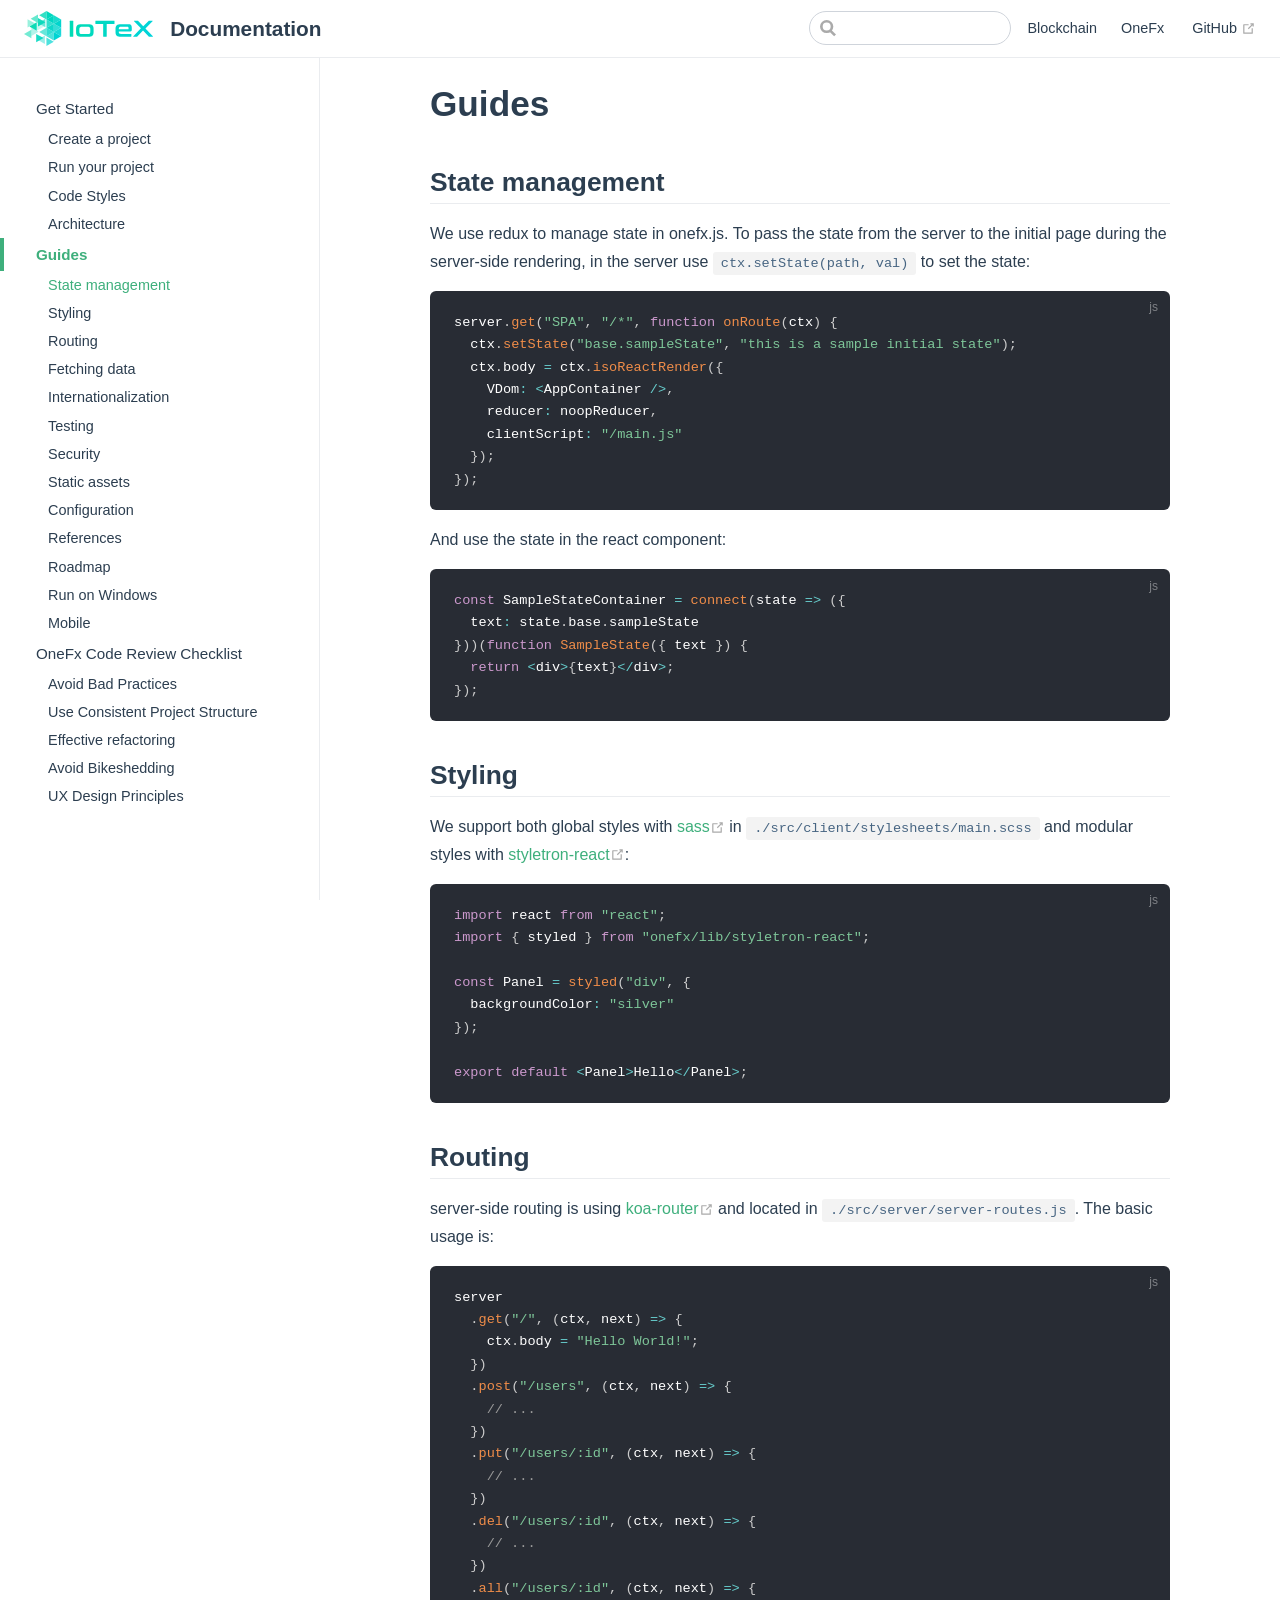
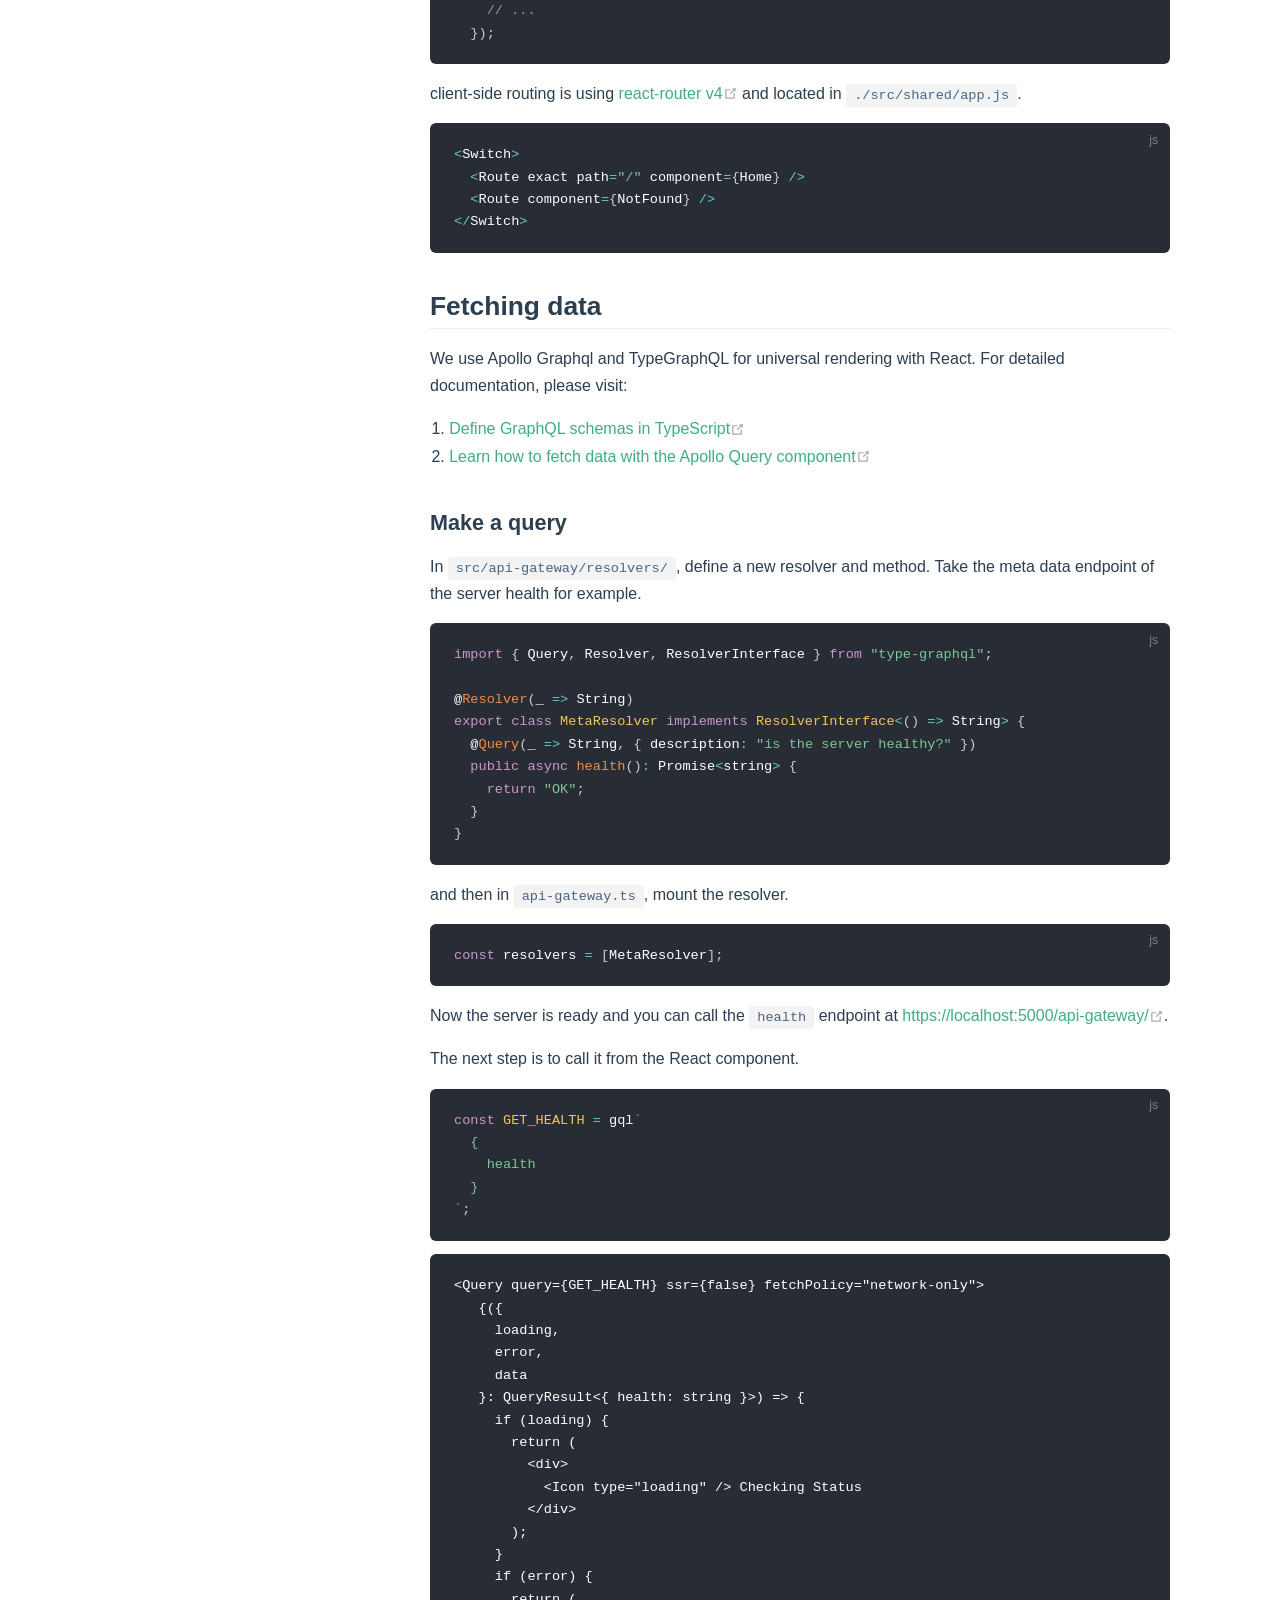
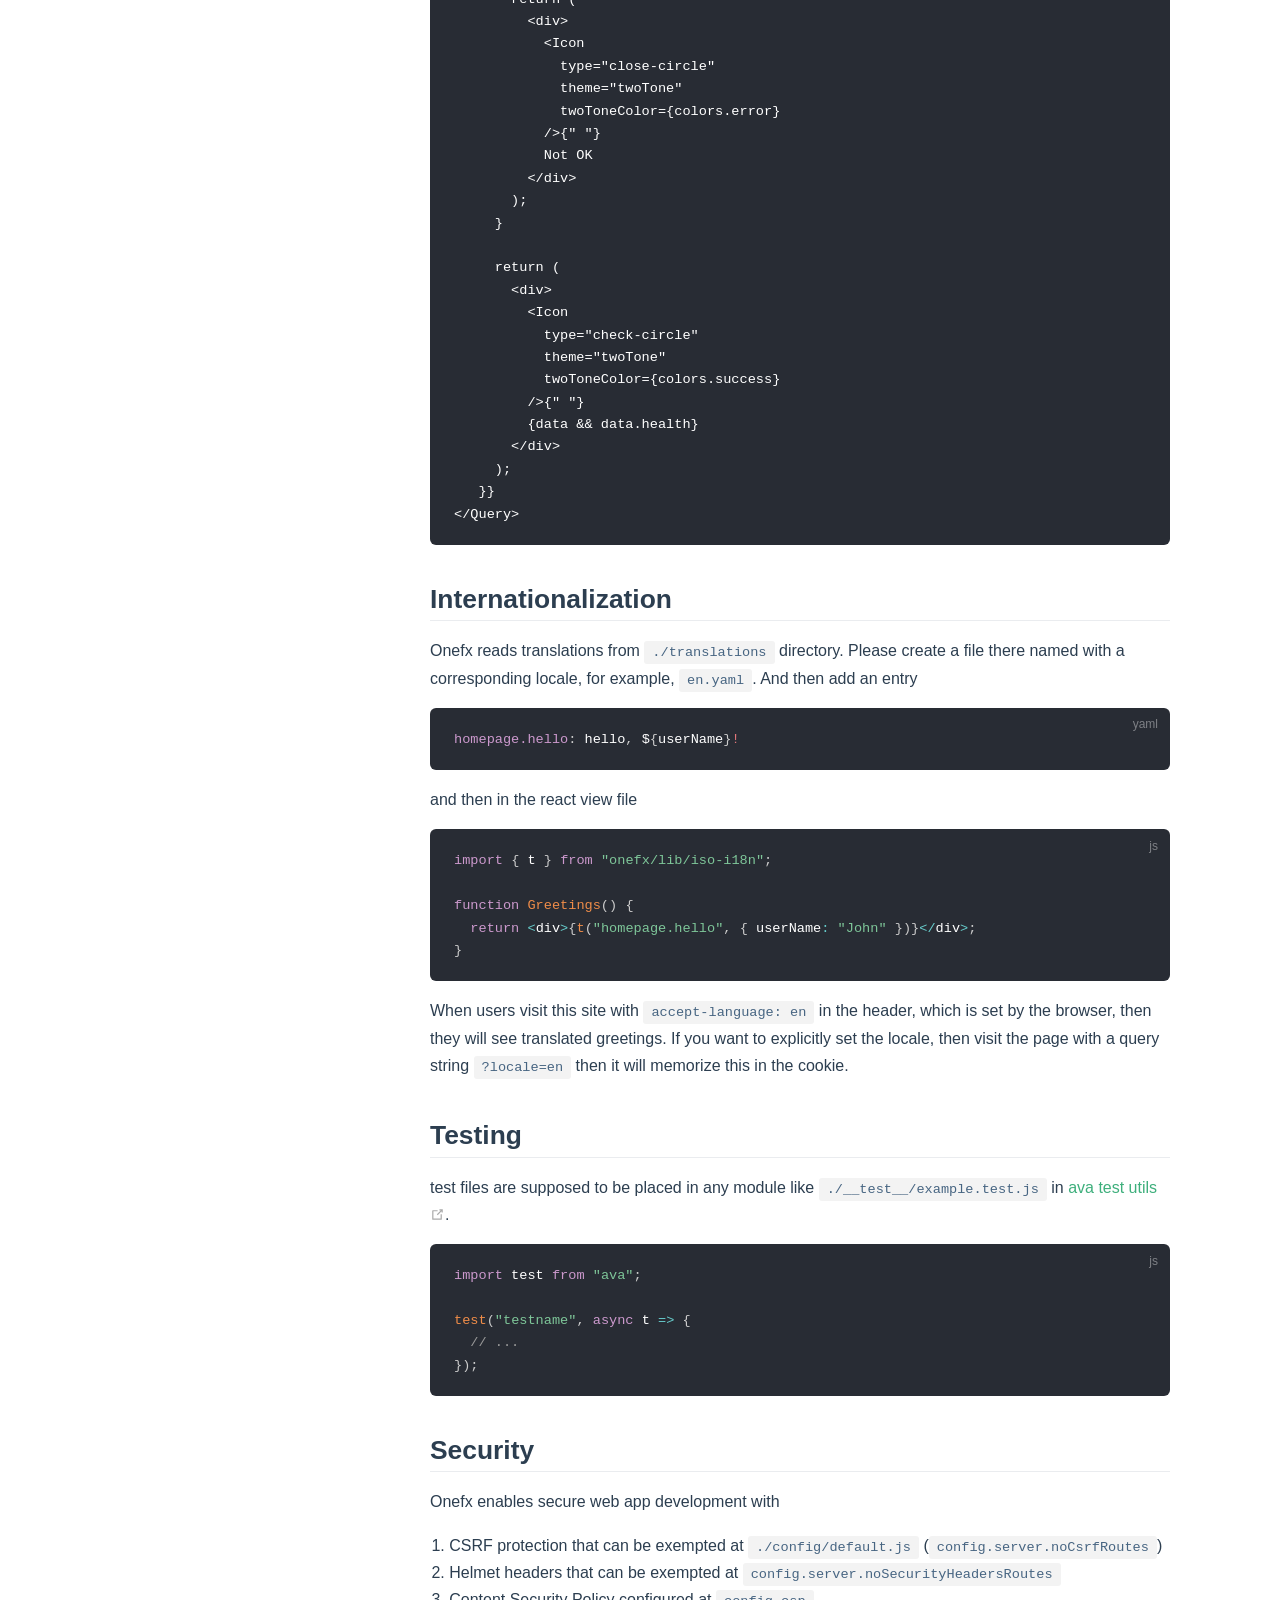
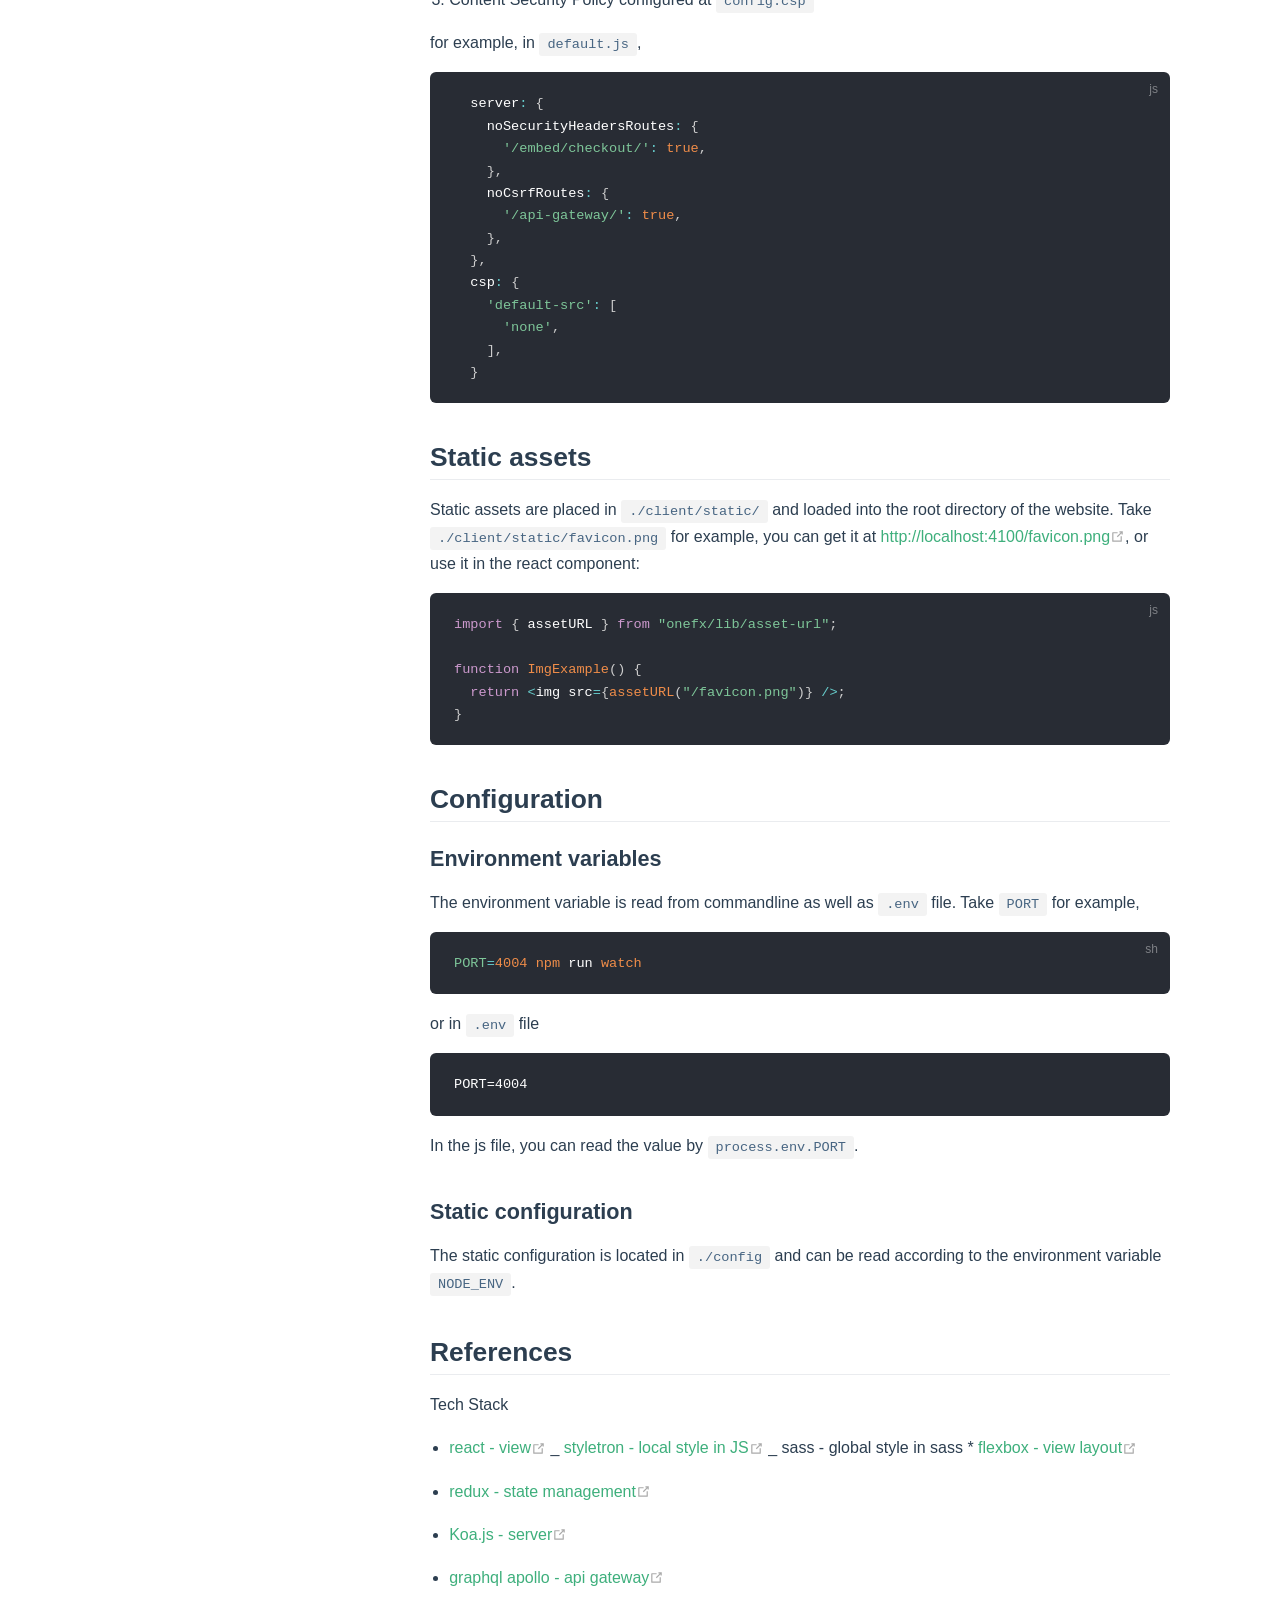
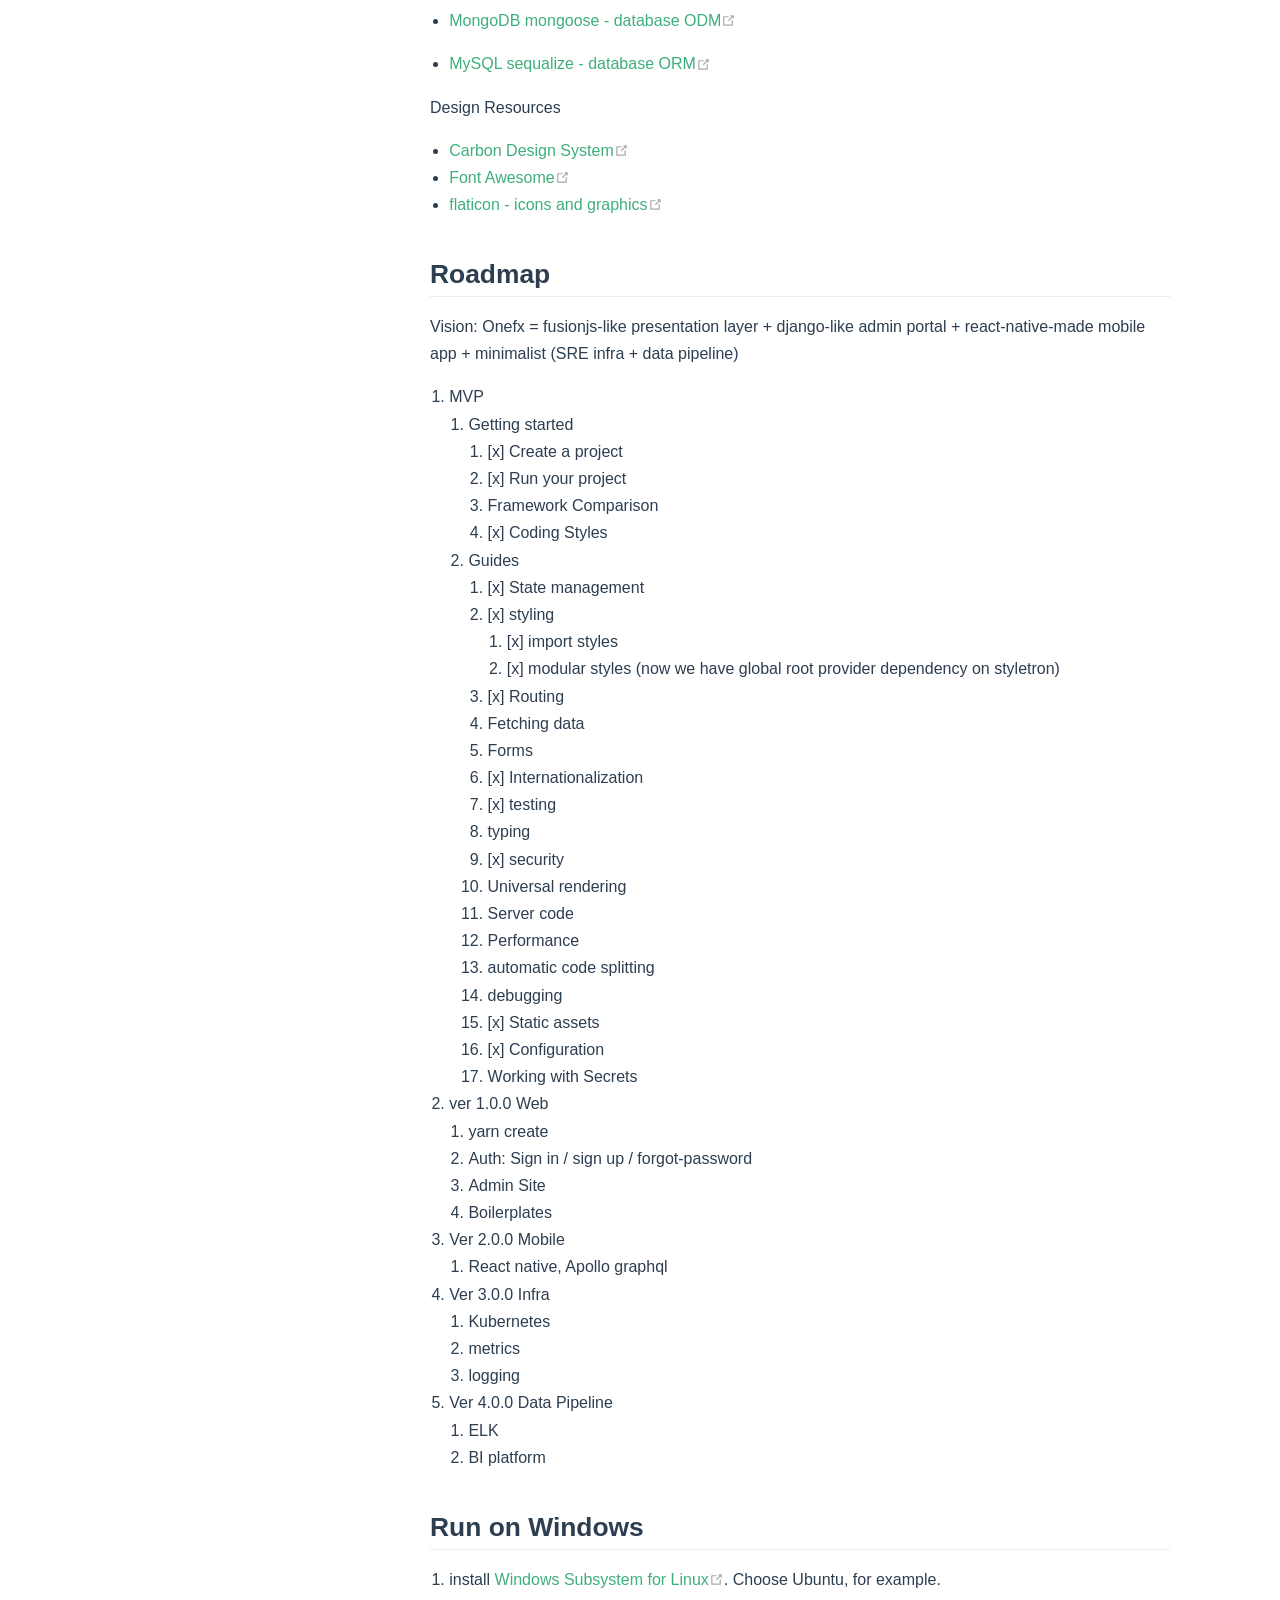
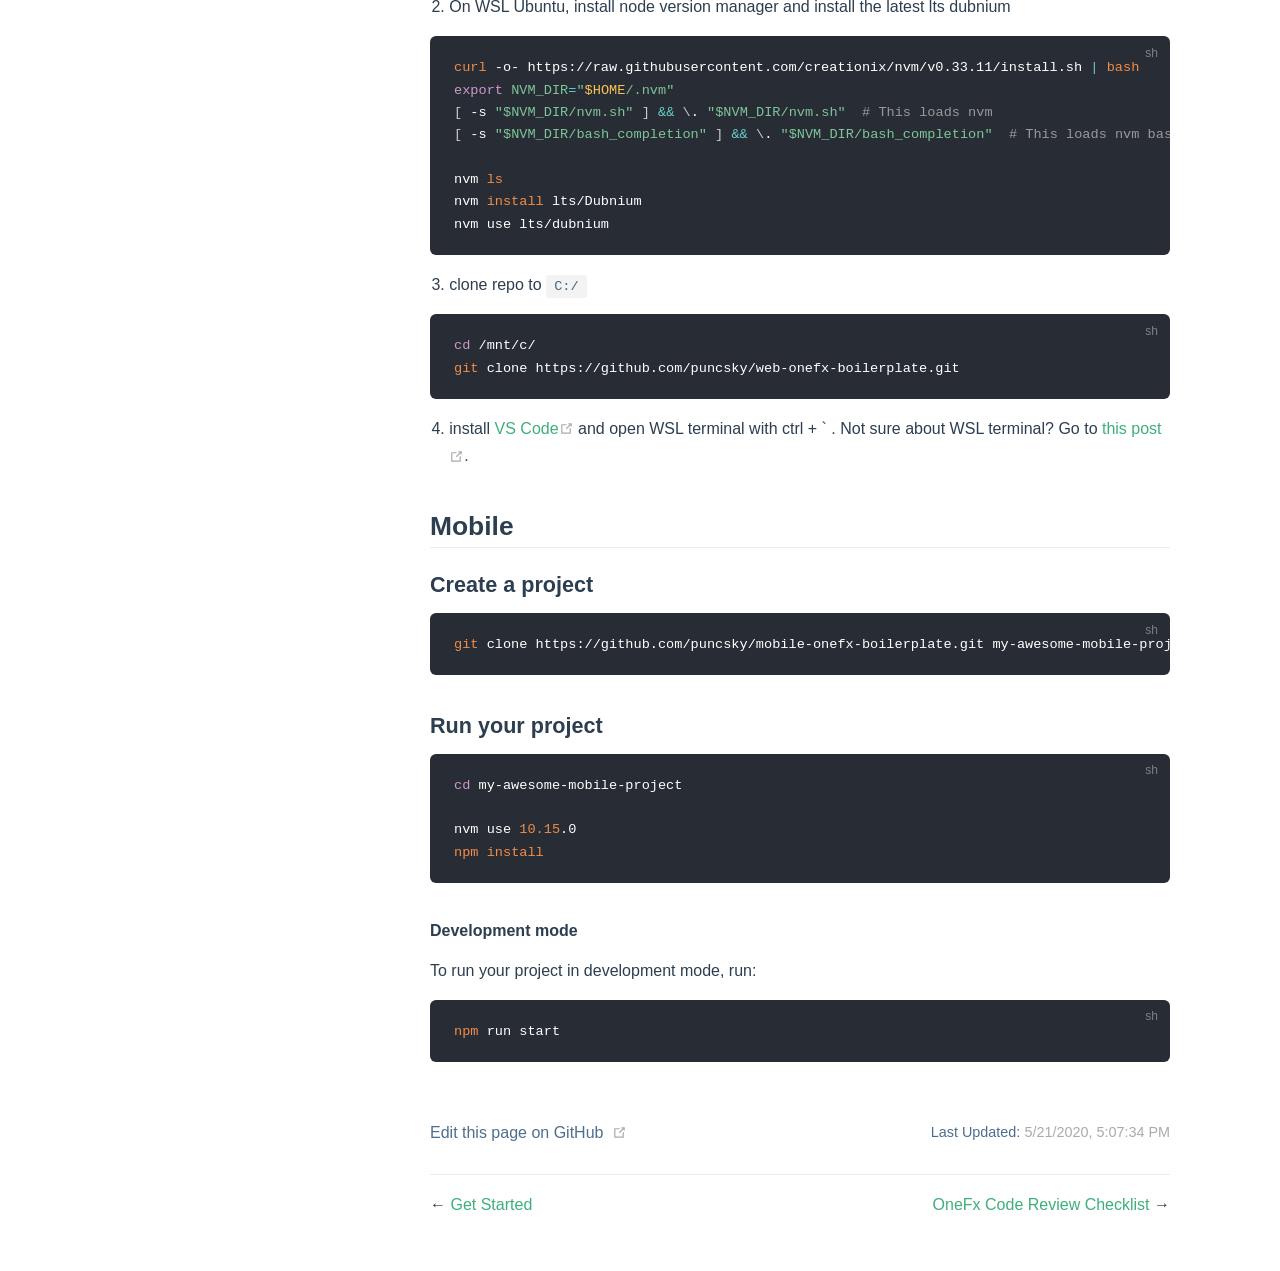
<file: onefx/guides.html>
<!DOCTYPE html>
<html lang="en-US">
  <head>
    <meta charset="utf-8">
    <meta name="viewport" content="width=device-width,initial-scale=1">
    <title>Guides | Documentation</title>
    <meta name="generator" content="VuePress 1.5.0">
    <link rel="icon" href="/logo.png">
    <link rel="manifest" href="/manifest.json">
    <link rel="apple-touch-icon" href="/icons/apple-touch-icon-152x152.png">
    <link rel="mask-icon" href="/icons/safari-pinned-tab.svg" color="#3eaf7c">
    <meta name="description" content="by the community for the community">
    <meta name="theme-color" content="#3eaf7c">
    <meta name="apple-mobile-web-app-capable" content="yes">
    <meta name="apple-mobile-web-app-status-bar-style" content="black">
    <meta name="msapplication-TileImage" content="/icons/msapplication-icon-144x144.png">
    <meta name="msapplication-TileColor" content="#000000">
    <link rel="preload" href="/assets/css/0.styles.02452cf4.css" as="style"><link rel="preload" href="/assets/js/app.8d3d4ae9.js" as="script"><link rel="preload" href="/assets/js/2.e2a8f5ea.js" as="script"><link rel="preload" href="/assets/js/18.a89738b7.js" as="script"><link rel="prefetch" href="/assets/js/10.64ce93ff.js"><link rel="prefetch" href="/assets/js/11.362595a6.js"><link rel="prefetch" href="/assets/js/12.b4e1ae21.js"><link rel="prefetch" href="/assets/js/13.5d842390.js"><link rel="prefetch" href="/assets/js/14.40fdeab9.js"><link rel="prefetch" href="/assets/js/15.50b0e6b6.js"><link rel="prefetch" href="/assets/js/16.ad3703a1.js"><link rel="prefetch" href="/assets/js/17.535aebbb.js"><link rel="prefetch" href="/assets/js/3.476dba85.js"><link rel="prefetch" href="/assets/js/4.e9d5eb58.js"><link rel="prefetch" href="/assets/js/5.8957150a.js"><link rel="prefetch" href="/assets/js/6.488d2335.js"><link rel="prefetch" href="/assets/js/7.065ba323.js"><link rel="prefetch" href="/assets/js/8.8dc5096f.js"><link rel="prefetch" href="/assets/js/9.1e2a630f.js">
    <link rel="stylesheet" href="/assets/css/0.styles.02452cf4.css">
  </head>
  <body>
    <div id="app" data-server-rendered="true"><div class="theme-container"><header class="navbar"><div class="sidebar-button"><svg xmlns="http://www.w3.org/2000/svg" aria-hidden="true" role="img" viewBox="0 0 448 512" class="icon"><path fill="currentColor" d="M436 124H12c-6.627 0-12-5.373-12-12V80c0-6.627 5.373-12 12-12h424c6.627 0 12 5.373 12 12v32c0 6.627-5.373 12-12 12zm0 160H12c-6.627 0-12-5.373-12-12v-32c0-6.627 5.373-12 12-12h424c6.627 0 12 5.373 12 12v32c0 6.627-5.373 12-12 12zm0 160H12c-6.627 0-12-5.373-12-12v-32c0-6.627 5.373-12 12-12h424c6.627 0 12 5.373 12 12v32c0 6.627-5.373 12-12 12z"></path></svg></div> <a href="/" class="home-link router-link-active"><img src="/logo.svg" alt="Documentation" class="logo"> <span class="site-name can-hide">Documentation</span></a> <div class="links"><div class="search-box"><input aria-label="Search" autocomplete="off" spellcheck="false" value=""> <!----></div> <nav class="nav-links can-hide"><div class="nav-item"><a href="/" class="nav-link">
  Blockchain
</a></div><div class="nav-item"><a href="/onefx/get-started.html" class="nav-link">
  OneFx
</a></div> <a href="https://github.com/iotexproject/iotex-docs" target="_blank" rel="noopener noreferrer" class="repo-link">
    GitHub
    <svg xmlns="http://www.w3.org/2000/svg" aria-hidden="true" x="0px" y="0px" viewBox="0 0 100 100" width="15" height="15" class="icon outbound"><path fill="currentColor" d="M18.8,85.1h56l0,0c2.2,0,4-1.8,4-4v-32h-8v28h-48v-48h28v-8h-32l0,0c-2.2,0-4,1.8-4,4v56C14.8,83.3,16.6,85.1,18.8,85.1z"></path> <polygon fill="currentColor" points="45.7,48.7 51.3,54.3 77.2,28.5 77.2,37.2 85.2,37.2 85.2,14.9 62.8,14.9 62.8,22.9 71.5,22.9"></polygon></svg></a></nav></div></header> <div class="sidebar-mask"></div> <aside class="sidebar"><nav class="nav-links"><div class="nav-item"><a href="/" class="nav-link">
  Blockchain
</a></div><div class="nav-item"><a href="/onefx/get-started.html" class="nav-link">
  OneFx
</a></div> <a href="https://github.com/iotexproject/iotex-docs" target="_blank" rel="noopener noreferrer" class="repo-link">
    GitHub
    <svg xmlns="http://www.w3.org/2000/svg" aria-hidden="true" x="0px" y="0px" viewBox="0 0 100 100" width="15" height="15" class="icon outbound"><path fill="currentColor" d="M18.8,85.1h56l0,0c2.2,0,4-1.8,4-4v-32h-8v28h-48v-48h28v-8h-32l0,0c-2.2,0-4,1.8-4,4v56C14.8,83.3,16.6,85.1,18.8,85.1z"></path> <polygon fill="currentColor" points="45.7,48.7 51.3,54.3 77.2,28.5 77.2,37.2 85.2,37.2 85.2,14.9 62.8,14.9 62.8,22.9 71.5,22.9"></polygon></svg></a></nav>  <ul class="sidebar-links"><li><section class="sidebar-group depth-0"><p class="sidebar-heading open"><span></span> <!----></p> <ul class="sidebar-links sidebar-group-items"><li><a href="/onefx/get-started.html" class="sidebar-link">Get Started</a><ul class="sidebar-sub-headers"><li class="sidebar-sub-header"><a href="/onefx/get-started.html#create-a-project" class="sidebar-link">Create a project</a></li><li class="sidebar-sub-header"><a href="/onefx/get-started.html#run-your-project" class="sidebar-link">Run your project</a></li><li class="sidebar-sub-header"><a href="/onefx/get-started.html#code-styles" class="sidebar-link">Code Styles</a></li><li class="sidebar-sub-header"><a href="/onefx/get-started.html#architecture" class="sidebar-link">Architecture</a></li></ul></li><li><a href="/onefx/guides.html" aria-current="page" class="active sidebar-link">Guides</a><ul class="sidebar-sub-headers"><li class="sidebar-sub-header"><a href="/onefx/guides.html#state-management" class="sidebar-link">State management</a></li><li class="sidebar-sub-header"><a href="/onefx/guides.html#styling" class="sidebar-link">Styling</a></li><li class="sidebar-sub-header"><a href="/onefx/guides.html#routing" class="sidebar-link">Routing</a></li><li class="sidebar-sub-header"><a href="/onefx/guides.html#fetching-data" class="sidebar-link">Fetching data</a></li><li class="sidebar-sub-header"><a href="/onefx/guides.html#internationalization" class="sidebar-link">Internationalization</a></li><li class="sidebar-sub-header"><a href="/onefx/guides.html#testing" class="sidebar-link">Testing</a></li><li class="sidebar-sub-header"><a href="/onefx/guides.html#security" class="sidebar-link">Security</a></li><li class="sidebar-sub-header"><a href="/onefx/guides.html#static-assets" class="sidebar-link">Static assets</a></li><li class="sidebar-sub-header"><a href="/onefx/guides.html#configuration" class="sidebar-link">Configuration</a></li><li class="sidebar-sub-header"><a href="/onefx/guides.html#references" class="sidebar-link">References</a></li><li class="sidebar-sub-header"><a href="/onefx/guides.html#roadmap" class="sidebar-link">Roadmap</a></li><li class="sidebar-sub-header"><a href="/onefx/guides.html#run-on-windows" class="sidebar-link">Run on Windows</a></li><li class="sidebar-sub-header"><a href="/onefx/guides.html#mobile" class="sidebar-link">Mobile</a></li></ul></li><li><a href="/onefx/code-review-checklist.html" class="sidebar-link">OneFx Code Review Checklist</a><ul class="sidebar-sub-headers"><li class="sidebar-sub-header"><a href="/onefx/code-review-checklist.html#avoid-bad-practices" class="sidebar-link">Avoid Bad Practices</a></li><li class="sidebar-sub-header"><a href="/onefx/code-review-checklist.html#use-consistent-project-structure" class="sidebar-link">Use Consistent Project Structure</a></li><li class="sidebar-sub-header"><a href="/onefx/code-review-checklist.html#effective-refactoring" class="sidebar-link">Effective refactoring</a></li><li class="sidebar-sub-header"><a href="/onefx/code-review-checklist.html#avoid-bikeshedding" class="sidebar-link">Avoid Bikeshedding</a></li><li class="sidebar-sub-header"><a href="/onefx/code-review-checklist.html#ux-design-principles" class="sidebar-link">UX Design Principles</a></li></ul></li></ul></section></li></ul> </aside> <main class="page"> <div class="theme-default-content content__default"><h1 id="guides"><a href="#guides" class="header-anchor">#</a> Guides</h1> <h2 id="state-management"><a href="#state-management" class="header-anchor">#</a> State management</h2> <p>We use redux to manage state in onefx.js. To pass the state from the server to the initial page during the server-side rendering, in the server use <code>ctx.setState(path, val)</code> to set the state:</p> <div class="language-js extra-class"><pre class="language-js"><code>server<span class="token punctuation">.</span><span class="token function">get</span><span class="token punctuation">(</span><span class="token string">&quot;SPA&quot;</span><span class="token punctuation">,</span> <span class="token string">&quot;/*&quot;</span><span class="token punctuation">,</span> <span class="token keyword">function</span> <span class="token function">onRoute</span><span class="token punctuation">(</span><span class="token parameter">ctx</span><span class="token punctuation">)</span> <span class="token punctuation">{</span>
  ctx<span class="token punctuation">.</span><span class="token function">setState</span><span class="token punctuation">(</span><span class="token string">&quot;base.sampleState&quot;</span><span class="token punctuation">,</span> <span class="token string">&quot;this is a sample initial state&quot;</span><span class="token punctuation">)</span><span class="token punctuation">;</span>
  ctx<span class="token punctuation">.</span>body <span class="token operator">=</span> ctx<span class="token punctuation">.</span><span class="token function">isoReactRender</span><span class="token punctuation">(</span><span class="token punctuation">{</span>
    VDom<span class="token operator">:</span> <span class="token operator">&lt;</span>AppContainer <span class="token operator">/</span><span class="token operator">&gt;</span><span class="token punctuation">,</span>
    reducer<span class="token operator">:</span> noopReducer<span class="token punctuation">,</span>
    clientScript<span class="token operator">:</span> <span class="token string">&quot;/main.js&quot;</span>
  <span class="token punctuation">}</span><span class="token punctuation">)</span><span class="token punctuation">;</span>
<span class="token punctuation">}</span><span class="token punctuation">)</span><span class="token punctuation">;</span>
</code></pre></div><p>And use the state in the react component:</p> <div class="language-js extra-class"><pre class="language-js"><code><span class="token keyword">const</span> SampleStateContainer <span class="token operator">=</span> <span class="token function">connect</span><span class="token punctuation">(</span><span class="token parameter">state</span> <span class="token operator">=&gt;</span> <span class="token punctuation">(</span><span class="token punctuation">{</span>
  text<span class="token operator">:</span> state<span class="token punctuation">.</span>base<span class="token punctuation">.</span>sampleState
<span class="token punctuation">}</span><span class="token punctuation">)</span><span class="token punctuation">)</span><span class="token punctuation">(</span><span class="token keyword">function</span> <span class="token function">SampleState</span><span class="token punctuation">(</span><span class="token parameter"><span class="token punctuation">{</span> text <span class="token punctuation">}</span></span><span class="token punctuation">)</span> <span class="token punctuation">{</span>
  <span class="token keyword">return</span> <span class="token operator">&lt;</span>div<span class="token operator">&gt;</span><span class="token punctuation">{</span>text<span class="token punctuation">}</span><span class="token operator">&lt;</span><span class="token operator">/</span>div<span class="token operator">&gt;</span><span class="token punctuation">;</span>
<span class="token punctuation">}</span><span class="token punctuation">)</span><span class="token punctuation">;</span>
</code></pre></div><h2 id="styling"><a href="#styling" class="header-anchor">#</a> Styling</h2> <p>We support both global styles with <a href="https://sass-lang.com/guide" target="_blank" rel="noopener noreferrer">sass<svg xmlns="http://www.w3.org/2000/svg" aria-hidden="true" x="0px" y="0px" viewBox="0 0 100 100" width="15" height="15" class="icon outbound"><path fill="currentColor" d="M18.8,85.1h56l0,0c2.2,0,4-1.8,4-4v-32h-8v28h-48v-48h28v-8h-32l0,0c-2.2,0-4,1.8-4,4v56C14.8,83.3,16.6,85.1,18.8,85.1z"></path> <polygon fill="currentColor" points="45.7,48.7 51.3,54.3 77.2,28.5 77.2,37.2 85.2,37.2 85.2,14.9 62.8,14.9 62.8,22.9 71.5,22.9"></polygon></svg></a> in <code>./src/client/stylesheets/main.scss</code> and modular styles with <a href="https://github.com/styletron/styletron/blob/master/packages/styletron-react/README.md" target="_blank" rel="noopener noreferrer">styletron-react<svg xmlns="http://www.w3.org/2000/svg" aria-hidden="true" x="0px" y="0px" viewBox="0 0 100 100" width="15" height="15" class="icon outbound"><path fill="currentColor" d="M18.8,85.1h56l0,0c2.2,0,4-1.8,4-4v-32h-8v28h-48v-48h28v-8h-32l0,0c-2.2,0-4,1.8-4,4v56C14.8,83.3,16.6,85.1,18.8,85.1z"></path> <polygon fill="currentColor" points="45.7,48.7 51.3,54.3 77.2,28.5 77.2,37.2 85.2,37.2 85.2,14.9 62.8,14.9 62.8,22.9 71.5,22.9"></polygon></svg></a>:</p> <div class="language-js extra-class"><pre class="language-js"><code><span class="token keyword">import</span> react <span class="token keyword">from</span> <span class="token string">&quot;react&quot;</span><span class="token punctuation">;</span>
<span class="token keyword">import</span> <span class="token punctuation">{</span> styled <span class="token punctuation">}</span> <span class="token keyword">from</span> <span class="token string">&quot;onefx/lib/styletron-react&quot;</span><span class="token punctuation">;</span>

<span class="token keyword">const</span> Panel <span class="token operator">=</span> <span class="token function">styled</span><span class="token punctuation">(</span><span class="token string">&quot;div&quot;</span><span class="token punctuation">,</span> <span class="token punctuation">{</span>
  backgroundColor<span class="token operator">:</span> <span class="token string">&quot;silver&quot;</span>
<span class="token punctuation">}</span><span class="token punctuation">)</span><span class="token punctuation">;</span>

<span class="token keyword">export</span> <span class="token keyword">default</span> <span class="token operator">&lt;</span>Panel<span class="token operator">&gt;</span>Hello<span class="token operator">&lt;</span><span class="token operator">/</span>Panel<span class="token operator">&gt;</span><span class="token punctuation">;</span>
</code></pre></div><h2 id="routing"><a href="#routing" class="header-anchor">#</a> Routing</h2> <p>server-side routing is using <a href="https://github.com/alexmingoia/koa-router" target="_blank" rel="noopener noreferrer">koa-router<svg xmlns="http://www.w3.org/2000/svg" aria-hidden="true" x="0px" y="0px" viewBox="0 0 100 100" width="15" height="15" class="icon outbound"><path fill="currentColor" d="M18.8,85.1h56l0,0c2.2,0,4-1.8,4-4v-32h-8v28h-48v-48h28v-8h-32l0,0c-2.2,0-4,1.8-4,4v56C14.8,83.3,16.6,85.1,18.8,85.1z"></path> <polygon fill="currentColor" points="45.7,48.7 51.3,54.3 77.2,28.5 77.2,37.2 85.2,37.2 85.2,14.9 62.8,14.9 62.8,22.9 71.5,22.9"></polygon></svg></a> and located in <code>./src/server/server-routes.js</code>. The basic usage is:</p> <div class="language-js extra-class"><pre class="language-js"><code>server
  <span class="token punctuation">.</span><span class="token function">get</span><span class="token punctuation">(</span><span class="token string">&quot;/&quot;</span><span class="token punctuation">,</span> <span class="token punctuation">(</span><span class="token parameter">ctx<span class="token punctuation">,</span> next</span><span class="token punctuation">)</span> <span class="token operator">=&gt;</span> <span class="token punctuation">{</span>
    ctx<span class="token punctuation">.</span>body <span class="token operator">=</span> <span class="token string">&quot;Hello World!&quot;</span><span class="token punctuation">;</span>
  <span class="token punctuation">}</span><span class="token punctuation">)</span>
  <span class="token punctuation">.</span><span class="token function">post</span><span class="token punctuation">(</span><span class="token string">&quot;/users&quot;</span><span class="token punctuation">,</span> <span class="token punctuation">(</span><span class="token parameter">ctx<span class="token punctuation">,</span> next</span><span class="token punctuation">)</span> <span class="token operator">=&gt;</span> <span class="token punctuation">{</span>
    <span class="token comment">// ...</span>
  <span class="token punctuation">}</span><span class="token punctuation">)</span>
  <span class="token punctuation">.</span><span class="token function">put</span><span class="token punctuation">(</span><span class="token string">&quot;/users/:id&quot;</span><span class="token punctuation">,</span> <span class="token punctuation">(</span><span class="token parameter">ctx<span class="token punctuation">,</span> next</span><span class="token punctuation">)</span> <span class="token operator">=&gt;</span> <span class="token punctuation">{</span>
    <span class="token comment">// ...</span>
  <span class="token punctuation">}</span><span class="token punctuation">)</span>
  <span class="token punctuation">.</span><span class="token function">del</span><span class="token punctuation">(</span><span class="token string">&quot;/users/:id&quot;</span><span class="token punctuation">,</span> <span class="token punctuation">(</span><span class="token parameter">ctx<span class="token punctuation">,</span> next</span><span class="token punctuation">)</span> <span class="token operator">=&gt;</span> <span class="token punctuation">{</span>
    <span class="token comment">// ...</span>
  <span class="token punctuation">}</span><span class="token punctuation">)</span>
  <span class="token punctuation">.</span><span class="token function">all</span><span class="token punctuation">(</span><span class="token string">&quot;/users/:id&quot;</span><span class="token punctuation">,</span> <span class="token punctuation">(</span><span class="token parameter">ctx<span class="token punctuation">,</span> next</span><span class="token punctuation">)</span> <span class="token operator">=&gt;</span> <span class="token punctuation">{</span>
    <span class="token comment">// ...</span>
  <span class="token punctuation">}</span><span class="token punctuation">)</span><span class="token punctuation">;</span>
</code></pre></div><p>client-side routing is using <a href="https://reacttraining.com/react-router/web/guides/quick-start" target="_blank" rel="noopener noreferrer">react-router v4<svg xmlns="http://www.w3.org/2000/svg" aria-hidden="true" x="0px" y="0px" viewBox="0 0 100 100" width="15" height="15" class="icon outbound"><path fill="currentColor" d="M18.8,85.1h56l0,0c2.2,0,4-1.8,4-4v-32h-8v28h-48v-48h28v-8h-32l0,0c-2.2,0-4,1.8-4,4v56C14.8,83.3,16.6,85.1,18.8,85.1z"></path> <polygon fill="currentColor" points="45.7,48.7 51.3,54.3 77.2,28.5 77.2,37.2 85.2,37.2 85.2,14.9 62.8,14.9 62.8,22.9 71.5,22.9"></polygon></svg></a> and located in <code>./src/shared/app.js</code>.</p> <div class="language-js extra-class"><pre class="language-js"><code><span class="token operator">&lt;</span>Switch<span class="token operator">&gt;</span>
  <span class="token operator">&lt;</span>Route exact path<span class="token operator">=</span><span class="token string">&quot;/&quot;</span> component<span class="token operator">=</span><span class="token punctuation">{</span>Home<span class="token punctuation">}</span> <span class="token operator">/</span><span class="token operator">&gt;</span>
  <span class="token operator">&lt;</span>Route component<span class="token operator">=</span><span class="token punctuation">{</span>NotFound<span class="token punctuation">}</span> <span class="token operator">/</span><span class="token operator">&gt;</span>
<span class="token operator">&lt;</span><span class="token operator">/</span>Switch<span class="token operator">&gt;</span>
</code></pre></div><h2 id="fetching-data"><a href="#fetching-data" class="header-anchor">#</a> Fetching data</h2> <p>We use Apollo Graphql and TypeGraphQL for universal rendering with React. For detailed documentation, please visit:</p> <ol><li><a href="https://typegraphql.ml/docs/getting-started.html" target="_blank" rel="noopener noreferrer">Define GraphQL schemas in TypeScript<svg xmlns="http://www.w3.org/2000/svg" aria-hidden="true" x="0px" y="0px" viewBox="0 0 100 100" width="15" height="15" class="icon outbound"><path fill="currentColor" d="M18.8,85.1h56l0,0c2.2,0,4-1.8,4-4v-32h-8v28h-48v-48h28v-8h-32l0,0c-2.2,0-4,1.8-4,4v56C14.8,83.3,16.6,85.1,18.8,85.1z"></path> <polygon fill="currentColor" points="45.7,48.7 51.3,54.3 77.2,28.5 77.2,37.2 85.2,37.2 85.2,14.9 62.8,14.9 62.8,22.9 71.5,22.9"></polygon></svg></a></li> <li><a href="https://www.apollographql.com/docs/tutorial/queries/" target="_blank" rel="noopener noreferrer">Learn how to fetch data with the Apollo Query component<svg xmlns="http://www.w3.org/2000/svg" aria-hidden="true" x="0px" y="0px" viewBox="0 0 100 100" width="15" height="15" class="icon outbound"><path fill="currentColor" d="M18.8,85.1h56l0,0c2.2,0,4-1.8,4-4v-32h-8v28h-48v-48h28v-8h-32l0,0c-2.2,0-4,1.8-4,4v56C14.8,83.3,16.6,85.1,18.8,85.1z"></path> <polygon fill="currentColor" points="45.7,48.7 51.3,54.3 77.2,28.5 77.2,37.2 85.2,37.2 85.2,14.9 62.8,14.9 62.8,22.9 71.5,22.9"></polygon></svg></a></li></ol> <h3 id="make-a-query"><a href="#make-a-query" class="header-anchor">#</a> Make a query</h3> <p>In <code>src/api-gateway/resolvers/</code>, define a new resolver and method. Take the meta data endpoint of the server health for example.</p> <div class="language-js extra-class"><pre class="language-js"><code><span class="token keyword">import</span> <span class="token punctuation">{</span> Query<span class="token punctuation">,</span> Resolver<span class="token punctuation">,</span> ResolverInterface <span class="token punctuation">}</span> <span class="token keyword">from</span> <span class="token string">&quot;type-graphql&quot;</span><span class="token punctuation">;</span>

@<span class="token function">Resolver</span><span class="token punctuation">(</span><span class="token parameter">_</span> <span class="token operator">=&gt;</span> String<span class="token punctuation">)</span>
<span class="token keyword">export</span> <span class="token keyword">class</span> <span class="token class-name">MetaResolver</span> <span class="token keyword">implements</span> <span class="token class-name">ResolverInterface</span><span class="token operator">&lt;</span><span class="token punctuation">(</span><span class="token punctuation">)</span> <span class="token operator">=&gt;</span> String<span class="token operator">&gt;</span> <span class="token punctuation">{</span>
  @<span class="token function">Query</span><span class="token punctuation">(</span><span class="token parameter">_</span> <span class="token operator">=&gt;</span> String<span class="token punctuation">,</span> <span class="token punctuation">{</span> description<span class="token operator">:</span> <span class="token string">&quot;is the server healthy?&quot;</span> <span class="token punctuation">}</span><span class="token punctuation">)</span>
  <span class="token keyword">public</span> <span class="token keyword">async</span> <span class="token function">health</span><span class="token punctuation">(</span><span class="token punctuation">)</span><span class="token operator">:</span> Promise<span class="token operator">&lt;</span>string<span class="token operator">&gt;</span> <span class="token punctuation">{</span>
    <span class="token keyword">return</span> <span class="token string">&quot;OK&quot;</span><span class="token punctuation">;</span>
  <span class="token punctuation">}</span>
<span class="token punctuation">}</span>
</code></pre></div><p>and then in <code>api-gateway.ts</code>, mount the resolver.</p> <div class="language-js extra-class"><pre class="language-js"><code><span class="token keyword">const</span> resolvers <span class="token operator">=</span> <span class="token punctuation">[</span>MetaResolver<span class="token punctuation">]</span><span class="token punctuation">;</span>
</code></pre></div><p>Now the server is ready and you can call the <code>health</code> endpoint at <a href="https://localhost:5000/api-gateway/" target="_blank" rel="noopener noreferrer">https://localhost:5000/api-gateway/<svg xmlns="http://www.w3.org/2000/svg" aria-hidden="true" x="0px" y="0px" viewBox="0 0 100 100" width="15" height="15" class="icon outbound"><path fill="currentColor" d="M18.8,85.1h56l0,0c2.2,0,4-1.8,4-4v-32h-8v28h-48v-48h28v-8h-32l0,0c-2.2,0-4,1.8-4,4v56C14.8,83.3,16.6,85.1,18.8,85.1z"></path> <polygon fill="currentColor" points="45.7,48.7 51.3,54.3 77.2,28.5 77.2,37.2 85.2,37.2 85.2,14.9 62.8,14.9 62.8,22.9 71.5,22.9"></polygon></svg></a>.</p> <p>The next step is to call it from the React component.</p> <div class="language-js extra-class"><pre class="language-js"><code><span class="token keyword">const</span> <span class="token constant">GET_HEALTH</span> <span class="token operator">=</span> gql<span class="token template-string"><span class="token template-punctuation string">`</span><span class="token string">
  {
    health
  }
</span><span class="token template-punctuation string">`</span></span><span class="token punctuation">;</span>
</code></pre></div><div class="language-&lt;js&gt;&lt;/js&gt; extra-class"><pre class="language-text"><code>&lt;Query query={GET_HEALTH} ssr={false} fetchPolicy=&quot;network-only&quot;&gt;
   {({
     loading,
     error,
     data
   }: QueryResult&lt;{ health: string }&gt;) =&gt; {
     if (loading) {
       return (
         &lt;div&gt;
           &lt;Icon type=&quot;loading&quot; /&gt; Checking Status
         &lt;/div&gt;
       );
     }
     if (error) {
       return (
         &lt;div&gt;
           &lt;Icon
             type=&quot;close-circle&quot;
             theme=&quot;twoTone&quot;
             twoToneColor={colors.error}
           /&gt;{&quot; &quot;}
           Not OK
         &lt;/div&gt;
       );
     }

     return (
       &lt;div&gt;
         &lt;Icon
           type=&quot;check-circle&quot;
           theme=&quot;twoTone&quot;
           twoToneColor={colors.success}
         /&gt;{&quot; &quot;}
         {data &amp;&amp; data.health}
       &lt;/div&gt;
     );
   }}
&lt;/Query&gt;
</code></pre></div><h2 id="internationalization"><a href="#internationalization" class="header-anchor">#</a> Internationalization</h2> <p>Onefx reads translations from <code>./translations</code> directory. Please create a file there named with a corresponding locale, for example, <code>en.yaml</code>. And then add an entry</p> <div class="language-yaml extra-class"><pre class="language-yaml"><code><span class="token key atrule">homepage.hello</span><span class="token punctuation">:</span> hello<span class="token punctuation">,</span> $<span class="token punctuation">{</span>userName<span class="token punctuation">}</span><span class="token tag">!</span>
</code></pre></div><p>and then in the react view file</p> <div class="language-js extra-class"><pre class="language-js"><code><span class="token keyword">import</span> <span class="token punctuation">{</span> t <span class="token punctuation">}</span> <span class="token keyword">from</span> <span class="token string">&quot;onefx/lib/iso-i18n&quot;</span><span class="token punctuation">;</span>

<span class="token keyword">function</span> <span class="token function">Greetings</span><span class="token punctuation">(</span><span class="token punctuation">)</span> <span class="token punctuation">{</span>
  <span class="token keyword">return</span> <span class="token operator">&lt;</span>div<span class="token operator">&gt;</span><span class="token punctuation">{</span><span class="token function">t</span><span class="token punctuation">(</span><span class="token string">&quot;homepage.hello&quot;</span><span class="token punctuation">,</span> <span class="token punctuation">{</span> userName<span class="token operator">:</span> <span class="token string">&quot;John&quot;</span> <span class="token punctuation">}</span><span class="token punctuation">)</span><span class="token punctuation">}</span><span class="token operator">&lt;</span><span class="token operator">/</span>div<span class="token operator">&gt;</span><span class="token punctuation">;</span>
<span class="token punctuation">}</span>
</code></pre></div><p>When users visit this site with <code>accept-language: en</code> in the header, which is set by the browser, then they will see translated greetings. If you want to explicitly set the locale, then visit the page with a query string <code>?locale=en</code> then it will memorize this in the cookie.</p> <h2 id="testing"><a href="#testing" class="header-anchor">#</a> Testing</h2> <p>test files are supposed to be placed in any module like <code>./__test__/example.test.js</code> in <a href="https://github.com/avajs/ava/tree/master/docs" target="_blank" rel="noopener noreferrer">ava test utils<svg xmlns="http://www.w3.org/2000/svg" aria-hidden="true" x="0px" y="0px" viewBox="0 0 100 100" width="15" height="15" class="icon outbound"><path fill="currentColor" d="M18.8,85.1h56l0,0c2.2,0,4-1.8,4-4v-32h-8v28h-48v-48h28v-8h-32l0,0c-2.2,0-4,1.8-4,4v56C14.8,83.3,16.6,85.1,18.8,85.1z"></path> <polygon fill="currentColor" points="45.7,48.7 51.3,54.3 77.2,28.5 77.2,37.2 85.2,37.2 85.2,14.9 62.8,14.9 62.8,22.9 71.5,22.9"></polygon></svg></a>.</p> <div class="language-js extra-class"><pre class="language-js"><code><span class="token keyword">import</span> test <span class="token keyword">from</span> <span class="token string">&quot;ava&quot;</span><span class="token punctuation">;</span>

<span class="token function">test</span><span class="token punctuation">(</span><span class="token string">&quot;testname&quot;</span><span class="token punctuation">,</span> <span class="token keyword">async</span> <span class="token parameter">t</span> <span class="token operator">=&gt;</span> <span class="token punctuation">{</span>
  <span class="token comment">// ...</span>
<span class="token punctuation">}</span><span class="token punctuation">)</span><span class="token punctuation">;</span>
</code></pre></div><h2 id="security"><a href="#security" class="header-anchor">#</a> Security</h2> <p>Onefx enables secure web app development with</p> <ol><li>CSRF protection that can be exempted at <code>./config/default.js</code> (<code>config.server.noCsrfRoutes</code>)</li> <li>Helmet headers that can be exempted at <code>config.server.noSecurityHeadersRoutes</code></li> <li>Content Security Policy configured at <code>config.csp</code></li></ol> <p>for example, in <code>default.js</code>,</p> <div class="language-js extra-class"><pre class="language-js"><code>  server<span class="token operator">:</span> <span class="token punctuation">{</span>
    noSecurityHeadersRoutes<span class="token operator">:</span> <span class="token punctuation">{</span>
      <span class="token string">'/embed/checkout/'</span><span class="token operator">:</span> <span class="token boolean">true</span><span class="token punctuation">,</span>
    <span class="token punctuation">}</span><span class="token punctuation">,</span>
    noCsrfRoutes<span class="token operator">:</span> <span class="token punctuation">{</span>
      <span class="token string">'/api-gateway/'</span><span class="token operator">:</span> <span class="token boolean">true</span><span class="token punctuation">,</span>
    <span class="token punctuation">}</span><span class="token punctuation">,</span>
  <span class="token punctuation">}</span><span class="token punctuation">,</span>
  csp<span class="token operator">:</span> <span class="token punctuation">{</span>
    <span class="token string">'default-src'</span><span class="token operator">:</span> <span class="token punctuation">[</span>
      <span class="token string">'none'</span><span class="token punctuation">,</span>
    <span class="token punctuation">]</span><span class="token punctuation">,</span>
  <span class="token punctuation">}</span>
</code></pre></div><h2 id="static-assets"><a href="#static-assets" class="header-anchor">#</a> Static assets</h2> <p>Static assets are placed in <code>./client/static/</code> and loaded into the root directory of the website. Take <code>./client/static/favicon.png</code> for example, you can get it at <a href="http://localhost:4100/favicon.png" target="_blank" rel="noopener noreferrer">http://localhost:4100/favicon.png<svg xmlns="http://www.w3.org/2000/svg" aria-hidden="true" x="0px" y="0px" viewBox="0 0 100 100" width="15" height="15" class="icon outbound"><path fill="currentColor" d="M18.8,85.1h56l0,0c2.2,0,4-1.8,4-4v-32h-8v28h-48v-48h28v-8h-32l0,0c-2.2,0-4,1.8-4,4v56C14.8,83.3,16.6,85.1,18.8,85.1z"></path> <polygon fill="currentColor" points="45.7,48.7 51.3,54.3 77.2,28.5 77.2,37.2 85.2,37.2 85.2,14.9 62.8,14.9 62.8,22.9 71.5,22.9"></polygon></svg></a>, or use it in the react component:</p> <div class="language-js extra-class"><pre class="language-js"><code><span class="token keyword">import</span> <span class="token punctuation">{</span> assetURL <span class="token punctuation">}</span> <span class="token keyword">from</span> <span class="token string">&quot;onefx/lib/asset-url&quot;</span><span class="token punctuation">;</span>

<span class="token keyword">function</span> <span class="token function">ImgExample</span><span class="token punctuation">(</span><span class="token punctuation">)</span> <span class="token punctuation">{</span>
  <span class="token keyword">return</span> <span class="token operator">&lt;</span>img src<span class="token operator">=</span><span class="token punctuation">{</span><span class="token function">assetURL</span><span class="token punctuation">(</span><span class="token string">&quot;/favicon.png&quot;</span><span class="token punctuation">)</span><span class="token punctuation">}</span> <span class="token operator">/</span><span class="token operator">&gt;</span><span class="token punctuation">;</span>
<span class="token punctuation">}</span>
</code></pre></div><h2 id="configuration"><a href="#configuration" class="header-anchor">#</a> Configuration</h2> <h3 id="environment-variables"><a href="#environment-variables" class="header-anchor">#</a> Environment variables</h3> <p>The environment variable is read from commandline as well as <code>.env</code> file. Take <code>PORT</code> for example,</p> <div class="language-bash extra-class"><pre class="language-bash"><code><span class="token assign-left variable">PORT</span><span class="token operator">=</span><span class="token number">4004</span> <span class="token function">npm</span> run <span class="token function">watch</span>
</code></pre></div><p>or in <code>.env</code> file</p> <div class="language-env extra-class"><pre class="language-text"><code>PORT=4004
</code></pre></div><p>In the js file, you can read the value by <code>process.env.PORT</code>.</p> <h3 id="static-configuration"><a href="#static-configuration" class="header-anchor">#</a> Static configuration</h3> <p>The static configuration is located in <code>./config</code> and can be read according to the environment variable <code>NODE_ENV</code>.</p> <h2 id="references"><a href="#references" class="header-anchor">#</a> References</h2> <p>Tech Stack</p> <ul><li><p><a href="https://reactjs.org/" target="_blank" rel="noopener noreferrer">react - view<svg xmlns="http://www.w3.org/2000/svg" aria-hidden="true" x="0px" y="0px" viewBox="0 0 100 100" width="15" height="15" class="icon outbound"><path fill="currentColor" d="M18.8,85.1h56l0,0c2.2,0,4-1.8,4-4v-32h-8v28h-48v-48h28v-8h-32l0,0c-2.2,0-4,1.8-4,4v56C14.8,83.3,16.6,85.1,18.8,85.1z"></path> <polygon fill="currentColor" points="45.7,48.7 51.3,54.3 77.2,28.5 77.2,37.2 85.2,37.2 85.2,14.9 62.8,14.9 62.8,22.9 71.5,22.9"></polygon></svg></a>
_ <a href="https://github.com/rtsao/styletron" target="_blank" rel="noopener noreferrer">styletron - local style in JS<svg xmlns="http://www.w3.org/2000/svg" aria-hidden="true" x="0px" y="0px" viewBox="0 0 100 100" width="15" height="15" class="icon outbound"><path fill="currentColor" d="M18.8,85.1h56l0,0c2.2,0,4-1.8,4-4v-32h-8v28h-48v-48h28v-8h-32l0,0c-2.2,0-4,1.8-4,4v56C14.8,83.3,16.6,85.1,18.8,85.1z"></path> <polygon fill="currentColor" points="45.7,48.7 51.3,54.3 77.2,28.5 77.2,37.2 85.2,37.2 85.2,14.9 62.8,14.9 62.8,22.9 71.5,22.9"></polygon></svg></a>
_ sass - global style in sass * <a href="https://css-tricks.com/snippets/css/a-guide-to-flexbox/" target="_blank" rel="noopener noreferrer">flexbox - view layout<svg xmlns="http://www.w3.org/2000/svg" aria-hidden="true" x="0px" y="0px" viewBox="0 0 100 100" width="15" height="15" class="icon outbound"><path fill="currentColor" d="M18.8,85.1h56l0,0c2.2,0,4-1.8,4-4v-32h-8v28h-48v-48h28v-8h-32l0,0c-2.2,0-4,1.8-4,4v56C14.8,83.3,16.6,85.1,18.8,85.1z"></path> <polygon fill="currentColor" points="45.7,48.7 51.3,54.3 77.2,28.5 77.2,37.2 85.2,37.2 85.2,14.9 62.8,14.9 62.8,22.9 71.5,22.9"></polygon></svg></a></p></li> <li><p><a href="https://redux.js.org/" target="_blank" rel="noopener noreferrer">redux - state management<svg xmlns="http://www.w3.org/2000/svg" aria-hidden="true" x="0px" y="0px" viewBox="0 0 100 100" width="15" height="15" class="icon outbound"><path fill="currentColor" d="M18.8,85.1h56l0,0c2.2,0,4-1.8,4-4v-32h-8v28h-48v-48h28v-8h-32l0,0c-2.2,0-4,1.8-4,4v56C14.8,83.3,16.6,85.1,18.8,85.1z"></path> <polygon fill="currentColor" points="45.7,48.7 51.3,54.3 77.2,28.5 77.2,37.2 85.2,37.2 85.2,14.9 62.8,14.9 62.8,22.9 71.5,22.9"></polygon></svg></a></p></li> <li><p><a href="http://koajs.com/" target="_blank" rel="noopener noreferrer">Koa.js - server<svg xmlns="http://www.w3.org/2000/svg" aria-hidden="true" x="0px" y="0px" viewBox="0 0 100 100" width="15" height="15" class="icon outbound"><path fill="currentColor" d="M18.8,85.1h56l0,0c2.2,0,4-1.8,4-4v-32h-8v28h-48v-48h28v-8h-32l0,0c-2.2,0-4,1.8-4,4v56C14.8,83.3,16.6,85.1,18.8,85.1z"></path> <polygon fill="currentColor" points="45.7,48.7 51.3,54.3 77.2,28.5 77.2,37.2 85.2,37.2 85.2,14.9 62.8,14.9 62.8,22.9 71.5,22.9"></polygon></svg></a></p></li> <li><p><a href="https://www.apollographql.com/" target="_blank" rel="noopener noreferrer">graphql apollo - api gateway<svg xmlns="http://www.w3.org/2000/svg" aria-hidden="true" x="0px" y="0px" viewBox="0 0 100 100" width="15" height="15" class="icon outbound"><path fill="currentColor" d="M18.8,85.1h56l0,0c2.2,0,4-1.8,4-4v-32h-8v28h-48v-48h28v-8h-32l0,0c-2.2,0-4,1.8-4,4v56C14.8,83.3,16.6,85.1,18.8,85.1z"></path> <polygon fill="currentColor" points="45.7,48.7 51.3,54.3 77.2,28.5 77.2,37.2 85.2,37.2 85.2,14.9 62.8,14.9 62.8,22.9 71.5,22.9"></polygon></svg></a></p></li> <li><p><a href="https://mongoosejs.com/" target="_blank" rel="noopener noreferrer">MongoDB mongoose - database ODM<svg xmlns="http://www.w3.org/2000/svg" aria-hidden="true" x="0px" y="0px" viewBox="0 0 100 100" width="15" height="15" class="icon outbound"><path fill="currentColor" d="M18.8,85.1h56l0,0c2.2,0,4-1.8,4-4v-32h-8v28h-48v-48h28v-8h-32l0,0c-2.2,0-4,1.8-4,4v56C14.8,83.3,16.6,85.1,18.8,85.1z"></path> <polygon fill="currentColor" points="45.7,48.7 51.3,54.3 77.2,28.5 77.2,37.2 85.2,37.2 85.2,14.9 62.8,14.9 62.8,22.9 71.5,22.9"></polygon></svg></a></p></li> <li><p><a href="http://docs.sequelizejs.com/" target="_blank" rel="noopener noreferrer">MySQL sequalize - database ORM<svg xmlns="http://www.w3.org/2000/svg" aria-hidden="true" x="0px" y="0px" viewBox="0 0 100 100" width="15" height="15" class="icon outbound"><path fill="currentColor" d="M18.8,85.1h56l0,0c2.2,0,4-1.8,4-4v-32h-8v28h-48v-48h28v-8h-32l0,0c-2.2,0-4,1.8-4,4v56C14.8,83.3,16.6,85.1,18.8,85.1z"></path> <polygon fill="currentColor" points="45.7,48.7 51.3,54.3 77.2,28.5 77.2,37.2 85.2,37.2 85.2,14.9 62.8,14.9 62.8,22.9 71.5,22.9"></polygon></svg></a></p></li></ul> <p>Design Resources</p> <ul><li><a href="http://carbondesignsystem.com/" target="_blank" rel="noopener noreferrer">Carbon Design System<svg xmlns="http://www.w3.org/2000/svg" aria-hidden="true" x="0px" y="0px" viewBox="0 0 100 100" width="15" height="15" class="icon outbound"><path fill="currentColor" d="M18.8,85.1h56l0,0c2.2,0,4-1.8,4-4v-32h-8v28h-48v-48h28v-8h-32l0,0c-2.2,0-4,1.8-4,4v56C14.8,83.3,16.6,85.1,18.8,85.1z"></path> <polygon fill="currentColor" points="45.7,48.7 51.3,54.3 77.2,28.5 77.2,37.2 85.2,37.2 85.2,14.9 62.8,14.9 62.8,22.9 71.5,22.9"></polygon></svg></a></li> <li><a href="http://fontawesome.io/" target="_blank" rel="noopener noreferrer">Font Awesome<svg xmlns="http://www.w3.org/2000/svg" aria-hidden="true" x="0px" y="0px" viewBox="0 0 100 100" width="15" height="15" class="icon outbound"><path fill="currentColor" d="M18.8,85.1h56l0,0c2.2,0,4-1.8,4-4v-32h-8v28h-48v-48h28v-8h-32l0,0c-2.2,0-4,1.8-4,4v56C14.8,83.3,16.6,85.1,18.8,85.1z"></path> <polygon fill="currentColor" points="45.7,48.7 51.3,54.3 77.2,28.5 77.2,37.2 85.2,37.2 85.2,14.9 62.8,14.9 62.8,22.9 71.5,22.9"></polygon></svg></a></li> <li><a href="https://www.flaticon.com/" target="_blank" rel="noopener noreferrer">flaticon - icons and graphics<svg xmlns="http://www.w3.org/2000/svg" aria-hidden="true" x="0px" y="0px" viewBox="0 0 100 100" width="15" height="15" class="icon outbound"><path fill="currentColor" d="M18.8,85.1h56l0,0c2.2,0,4-1.8,4-4v-32h-8v28h-48v-48h28v-8h-32l0,0c-2.2,0-4,1.8-4,4v56C14.8,83.3,16.6,85.1,18.8,85.1z"></path> <polygon fill="currentColor" points="45.7,48.7 51.3,54.3 77.2,28.5 77.2,37.2 85.2,37.2 85.2,14.9 62.8,14.9 62.8,22.9 71.5,22.9"></polygon></svg></a></li></ul> <h2 id="roadmap"><a href="#roadmap" class="header-anchor">#</a> Roadmap</h2> <p>Vision: Onefx = fusionjs-like presentation layer + django-like admin portal + react-native-made mobile app + minimalist (SRE infra + data pipeline)</p> <ol><li>MVP
<ol><li>Getting started
<ol><li>[x] Create a project</li> <li>[x] Run your project</li> <li>Framework Comparison</li> <li>[x] Coding Styles</li></ol></li> <li>Guides
<ol><li>[x] State management</li> <li>[x] styling
<ol><li>[x] import styles</li> <li>[x] modular styles (now we have global root provider dependency on styletron)</li></ol></li> <li>[x] Routing</li> <li>Fetching data</li> <li>Forms</li> <li>[x] Internationalization</li> <li>[x] testing</li> <li>typing</li> <li>[x] security</li> <li>Universal rendering</li> <li>Server code</li> <li>Performance</li> <li>automatic code splitting</li> <li>debugging</li> <li>[x] Static assets</li> <li>[x] Configuration</li> <li>Working with Secrets</li></ol></li></ol></li> <li>ver 1.0.0 Web
<ol><li>yarn create</li> <li>Auth: Sign in / sign up / forgot-password</li> <li>Admin Site</li> <li>Boilerplates</li></ol></li> <li>Ver 2.0.0 Mobile
<ol><li>React native, Apollo graphql</li></ol></li> <li>Ver 3.0.0 Infra
<ol><li>Kubernetes</li> <li>metrics</li> <li>logging</li></ol></li> <li>Ver 4.0.0 Data Pipeline
<ol><li>ELK</li> <li>BI platform</li></ol></li></ol> <h2 id="run-on-windows"><a href="#run-on-windows" class="header-anchor">#</a> Run on Windows</h2> <ol><li>install <a href="https://docs.microsoft.com/en-us/windows/wsl/install-win10" target="_blank" rel="noopener noreferrer">Windows Subsystem for Linux<svg xmlns="http://www.w3.org/2000/svg" aria-hidden="true" x="0px" y="0px" viewBox="0 0 100 100" width="15" height="15" class="icon outbound"><path fill="currentColor" d="M18.8,85.1h56l0,0c2.2,0,4-1.8,4-4v-32h-8v28h-48v-48h28v-8h-32l0,0c-2.2,0-4,1.8-4,4v56C14.8,83.3,16.6,85.1,18.8,85.1z"></path> <polygon fill="currentColor" points="45.7,48.7 51.3,54.3 77.2,28.5 77.2,37.2 85.2,37.2 85.2,14.9 62.8,14.9 62.8,22.9 71.5,22.9"></polygon></svg></a>. Choose Ubuntu, for example.</li> <li>On WSL Ubuntu, install node version manager and install the latest lts dubnium</li></ol> <div class="language-bash extra-class"><pre class="language-bash"><code><span class="token function">curl</span> -o- https://raw.githubusercontent.com/creationix/nvm/v0.33.11/install.sh <span class="token operator">|</span> <span class="token function">bash</span>
<span class="token builtin class-name">export</span> <span class="token assign-left variable">NVM_DIR</span><span class="token operator">=</span><span class="token string">&quot;<span class="token environment constant">$HOME</span>/.nvm&quot;</span>
<span class="token punctuation">[</span> -s <span class="token string">&quot;<span class="token variable">$NVM_DIR</span>/nvm.sh&quot;</span> <span class="token punctuation">]</span> <span class="token operator">&amp;&amp;</span> <span class="token punctuation">\</span>. <span class="token string">&quot;<span class="token variable">$NVM_DIR</span>/nvm.sh&quot;</span>  <span class="token comment"># This loads nvm</span>
<span class="token punctuation">[</span> -s <span class="token string">&quot;<span class="token variable">$NVM_DIR</span>/bash_completion&quot;</span> <span class="token punctuation">]</span> <span class="token operator">&amp;&amp;</span> <span class="token punctuation">\</span>. <span class="token string">&quot;<span class="token variable">$NVM_DIR</span>/bash_completion&quot;</span>  <span class="token comment"># This loads nvm bash_completion</span>

nvm <span class="token function">ls</span>
nvm <span class="token function">install</span> lts/Dubnium
nvm use lts/dubnium
</code></pre></div><ol start="3"><li>clone repo to <code>C:/</code></li></ol> <div class="language-bash extra-class"><pre class="language-bash"><code><span class="token builtin class-name">cd</span> /mnt/c/
<span class="token function">git</span> clone https://github.com/puncsky/web-onefx-boilerplate.git
</code></pre></div><ol start="4"><li>install <a href="https://code.visualstudio.com/" target="_blank" rel="noopener noreferrer">VS Code<svg xmlns="http://www.w3.org/2000/svg" aria-hidden="true" x="0px" y="0px" viewBox="0 0 100 100" width="15" height="15" class="icon outbound"><path fill="currentColor" d="M18.8,85.1h56l0,0c2.2,0,4-1.8,4-4v-32h-8v28h-48v-48h28v-8h-32l0,0c-2.2,0-4,1.8-4,4v56C14.8,83.3,16.6,85.1,18.8,85.1z"></path> <polygon fill="currentColor" points="45.7,48.7 51.3,54.3 77.2,28.5 77.2,37.2 85.2,37.2 85.2,14.9 62.8,14.9 62.8,22.9 71.5,22.9"></polygon></svg></a> and open WSL terminal with ctrl + ` . Not sure about WSL terminal? Go to <a href="https://blogs.msdn.microsoft.com/commandline/2017/10/27/running-node-js-on-wsl-from-visual-studio-code/" target="_blank" rel="noopener noreferrer">this post<svg xmlns="http://www.w3.org/2000/svg" aria-hidden="true" x="0px" y="0px" viewBox="0 0 100 100" width="15" height="15" class="icon outbound"><path fill="currentColor" d="M18.8,85.1h56l0,0c2.2,0,4-1.8,4-4v-32h-8v28h-48v-48h28v-8h-32l0,0c-2.2,0-4,1.8-4,4v56C14.8,83.3,16.6,85.1,18.8,85.1z"></path> <polygon fill="currentColor" points="45.7,48.7 51.3,54.3 77.2,28.5 77.2,37.2 85.2,37.2 85.2,14.9 62.8,14.9 62.8,22.9 71.5,22.9"></polygon></svg></a>.</li></ol> <h2 id="mobile"><a href="#mobile" class="header-anchor">#</a> Mobile</h2> <h3 id="create-a-project"><a href="#create-a-project" class="header-anchor">#</a> Create a project</h3> <div class="language-bash extra-class"><pre class="language-bash"><code><span class="token function">git</span> clone https://github.com/puncsky/mobile-onefx-boilerplate.git my-awesome-mobile-project
</code></pre></div><h3 id="run-your-project"><a href="#run-your-project" class="header-anchor">#</a> Run your project</h3> <div class="language-bash extra-class"><pre class="language-bash"><code><span class="token builtin class-name">cd</span> my-awesome-mobile-project

nvm use <span class="token number">10.15</span>.0
<span class="token function">npm</span> <span class="token function">install</span>
</code></pre></div><h4 id="development-mode"><a href="#development-mode" class="header-anchor">#</a> Development mode</h4> <p>To run your project in development mode, run:</p> <div class="language-bash extra-class"><pre class="language-bash"><code><span class="token function">npm</span> run start
</code></pre></div></div> <footer class="page-edit"><div class="edit-link"><a href="https://github.com/iotexproject/iotex-docs/edit/master/onefx/guides.md" target="_blank" rel="noopener noreferrer">Edit this page on GitHub</a> <svg xmlns="http://www.w3.org/2000/svg" aria-hidden="true" x="0px" y="0px" viewBox="0 0 100 100" width="15" height="15" class="icon outbound"><path fill="currentColor" d="M18.8,85.1h56l0,0c2.2,0,4-1.8,4-4v-32h-8v28h-48v-48h28v-8h-32l0,0c-2.2,0-4,1.8-4,4v56C14.8,83.3,16.6,85.1,18.8,85.1z"></path> <polygon fill="currentColor" points="45.7,48.7 51.3,54.3 77.2,28.5 77.2,37.2 85.2,37.2 85.2,14.9 62.8,14.9 62.8,22.9 71.5,22.9"></polygon></svg></div> <div class="last-updated"><span class="prefix">Last Updated:</span> <span class="time">5/21/2020, 5:07:34 PM</span></div></footer> <div class="page-nav"><p class="inner"><span class="prev">
      ←
      <a href="/onefx/get-started.html" class="prev">
        Get Started
      </a></span> <span class="next"><a href="/onefx/code-review-checklist.html">
        OneFx Code Review Checklist
      </a>
      →
    </span></p></div> </main></div><div class="global-ui"></div></div>
    <script src="/assets/js/app.8d3d4ae9.js" defer></script><script src="/assets/js/2.e2a8f5ea.js" defer></script><script src="/assets/js/18.a89738b7.js" defer></script>
  </body>
</html>
</file>
<file: assets/css/0.styles.02452cf4.css>
.el-pagination--small .arrow.disabled,.el-table--hidden,.el-table .hidden-columns,.el-table td.is-hidden>*,.el-table th.is-hidden>*{visibility:hidden}.el-input__suffix,.el-tree.is-dragging .el-tree-node__content *{pointer-events:none}.el-dropdown .el-dropdown-selfdefine:focus:active,.el-dropdown .el-dropdown-selfdefine:focus:not(.focusing),.el-message__closeBtn:focus,.el-message__content:focus,.el-popover:focus,.el-popover:focus:active,.el-popover__reference:focus:hover,.el-popover__reference:focus:not(.focusing),.el-rate:active,.el-rate:focus,.el-tooltip:focus:hover,.el-tooltip:focus:not(.focusing),.el-upload-list__item.is-success:active,.el-upload-list__item.is-success:not(.focusing):focus{outline-width:0}@font-face{font-family:element-icons;src:url(/assets/fonts/element-icons.535877f5.woff) format("woff"),url(/assets/fonts/element-icons.732389de.ttf) format("truetype");font-weight:400;font-display:"auto";font-style:normal}[class*=" el-icon-"],[class^=el-icon-]{font-family:element-icons!important;speak:none;font-style:normal;font-weight:400;font-variant:normal;text-transform:none;line-height:1;vertical-align:baseline;display:inline-block;-webkit-font-smoothing:antialiased;-moz-osx-font-smoothing:grayscale}.el-icon-ice-cream-round:before{content:"\e6a0"}.el-icon-ice-cream-square:before{content:"\e6a3"}.el-icon-lollipop:before{content:"\e6a4"}.el-icon-potato-strips:before{content:"\e6a5"}.el-icon-milk-tea:before{content:"\e6a6"}.el-icon-ice-drink:before{content:"\e6a7"}.el-icon-ice-tea:before{content:"\e6a9"}.el-icon-coffee:before{content:"\e6aa"}.el-icon-orange:before{content:"\e6ab"}.el-icon-pear:before{content:"\e6ac"}.el-icon-apple:before{content:"\e6ad"}.el-icon-cherry:before{content:"\e6ae"}.el-icon-watermelon:before{content:"\e6af"}.el-icon-grape:before{content:"\e6b0"}.el-icon-refrigerator:before{content:"\e6b1"}.el-icon-goblet-square-full:before{content:"\e6b2"}.el-icon-goblet-square:before{content:"\e6b3"}.el-icon-goblet-full:before{content:"\e6b4"}.el-icon-goblet:before{content:"\e6b5"}.el-icon-cold-drink:before{content:"\e6b6"}.el-icon-coffee-cup:before{content:"\e6b8"}.el-icon-water-cup:before{content:"\e6b9"}.el-icon-hot-water:before{content:"\e6ba"}.el-icon-ice-cream:before{content:"\e6bb"}.el-icon-dessert:before{content:"\e6bc"}.el-icon-sugar:before{content:"\e6bd"}.el-icon-tableware:before{content:"\e6be"}.el-icon-burger:before{content:"\e6bf"}.el-icon-knife-fork:before{content:"\e6c1"}.el-icon-fork-spoon:before{content:"\e6c2"}.el-icon-chicken:before{content:"\e6c3"}.el-icon-food:before{content:"\e6c4"}.el-icon-dish-1:before{content:"\e6c5"}.el-icon-dish:before{content:"\e6c6"}.el-icon-moon-night:before{content:"\e6ee"}.el-icon-moon:before{content:"\e6f0"}.el-icon-cloudy-and-sunny:before{content:"\e6f1"}.el-icon-partly-cloudy:before{content:"\e6f2"}.el-icon-cloudy:before{content:"\e6f3"}.el-icon-sunny:before{content:"\e6f6"}.el-icon-sunset:before{content:"\e6f7"}.el-icon-sunrise-1:before{content:"\e6f8"}.el-icon-sunrise:before{content:"\e6f9"}.el-icon-heavy-rain:before{content:"\e6fa"}.el-icon-lightning:before{content:"\e6fb"}.el-icon-light-rain:before{content:"\e6fc"}.el-icon-wind-power:before{content:"\e6fd"}.el-icon-baseball:before{content:"\e712"}.el-icon-soccer:before{content:"\e713"}.el-icon-football:before{content:"\e715"}.el-icon-basketball:before{content:"\e716"}.el-icon-ship:before{content:"\e73f"}.el-icon-truck:before{content:"\e740"}.el-icon-bicycle:before{content:"\e741"}.el-icon-mobile-phone:before{content:"\e6d3"}.el-icon-service:before{content:"\e6d4"}.el-icon-key:before{content:"\e6e2"}.el-icon-unlock:before{content:"\e6e4"}.el-icon-lock:before{content:"\e6e5"}.el-icon-watch:before{content:"\e6fe"}.el-icon-watch-1:before{content:"\e6ff"}.el-icon-timer:before{content:"\e702"}.el-icon-alarm-clock:before{content:"\e703"}.el-icon-map-location:before{content:"\e704"}.el-icon-delete-location:before{content:"\e705"}.el-icon-add-location:before{content:"\e706"}.el-icon-location-information:before{content:"\e707"}.el-icon-location-outline:before{content:"\e708"}.el-icon-location:before{content:"\e79e"}.el-icon-place:before{content:"\e709"}.el-icon-discover:before{content:"\e70a"}.el-icon-first-aid-kit:before{content:"\e70b"}.el-icon-trophy-1:before{content:"\e70c"}.el-icon-trophy:before{content:"\e70d"}.el-icon-medal:before{content:"\e70e"}.el-icon-medal-1:before{content:"\e70f"}.el-icon-stopwatch:before{content:"\e710"}.el-icon-mic:before{content:"\e711"}.el-icon-copy-document:before{content:"\e718"}.el-icon-full-screen:before{content:"\e719"}.el-icon-switch-button:before{content:"\e71b"}.el-icon-aim:before{content:"\e71c"}.el-icon-crop:before{content:"\e71d"}.el-icon-odometer:before{content:"\e71e"}.el-icon-time:before{content:"\e71f"}.el-icon-bangzhu:before{content:"\e724"}.el-icon-close-notification:before{content:"\e726"}.el-icon-microphone:before{content:"\e727"}.el-icon-turn-off-microphone:before{content:"\e728"}.el-icon-position:before{content:"\e729"}.el-icon-postcard:before{content:"\e72a"}.el-icon-message:before{content:"\e72b"}.el-icon-chat-line-square:before{content:"\e72d"}.el-icon-chat-dot-square:before{content:"\e72e"}.el-icon-chat-dot-round:before{content:"\e72f"}.el-icon-chat-square:before{content:"\e730"}.el-icon-chat-line-round:before{content:"\e731"}.el-icon-chat-round:before{content:"\e732"}.el-icon-set-up:before{content:"\e733"}.el-icon-turn-off:before{content:"\e734"}.el-icon-open:before{content:"\e735"}.el-icon-connection:before{content:"\e736"}.el-icon-link:before{content:"\e737"}.el-icon-cpu:before{content:"\e738"}.el-icon-thumb:before{content:"\e739"}.el-icon-female:before{content:"\e73a"}.el-icon-male:before{content:"\e73b"}.el-icon-guide:before{content:"\e73c"}.el-icon-news:before{content:"\e73e"}.el-icon-price-tag:before{content:"\e744"}.el-icon-discount:before{content:"\e745"}.el-icon-wallet:before{content:"\e747"}.el-icon-coin:before{content:"\e748"}.el-icon-money:before{content:"\e749"}.el-icon-bank-card:before{content:"\e74a"}.el-icon-box:before{content:"\e74b"}.el-icon-present:before{content:"\e74c"}.el-icon-sell:before{content:"\e6d5"}.el-icon-sold-out:before{content:"\e6d6"}.el-icon-shopping-bag-2:before{content:"\e74d"}.el-icon-shopping-bag-1:before{content:"\e74e"}.el-icon-shopping-cart-2:before{content:"\e74f"}.el-icon-shopping-cart-1:before{content:"\e750"}.el-icon-shopping-cart-full:before{content:"\e751"}.el-icon-smoking:before{content:"\e752"}.el-icon-no-smoking:before{content:"\e753"}.el-icon-house:before{content:"\e754"}.el-icon-table-lamp:before{content:"\e755"}.el-icon-school:before{content:"\e756"}.el-icon-office-building:before{content:"\e757"}.el-icon-toilet-paper:before{content:"\e758"}.el-icon-notebook-2:before{content:"\e759"}.el-icon-notebook-1:before{content:"\e75a"}.el-icon-files:before{content:"\e75b"}.el-icon-collection:before{content:"\e75c"}.el-icon-receiving:before{content:"\e75d"}.el-icon-suitcase-1:before{content:"\e760"}.el-icon-suitcase:before{content:"\e761"}.el-icon-film:before{content:"\e763"}.el-icon-collection-tag:before{content:"\e765"}.el-icon-data-analysis:before{content:"\e766"}.el-icon-pie-chart:before{content:"\e767"}.el-icon-data-board:before{content:"\e768"}.el-icon-data-line:before{content:"\e76d"}.el-icon-reading:before{content:"\e769"}.el-icon-magic-stick:before{content:"\e76a"}.el-icon-coordinate:before{content:"\e76b"}.el-icon-mouse:before{content:"\e76c"}.el-icon-brush:before{content:"\e76e"}.el-icon-headset:before{content:"\e76f"}.el-icon-umbrella:before{content:"\e770"}.el-icon-scissors:before{content:"\e771"}.el-icon-mobile:before{content:"\e773"}.el-icon-attract:before{content:"\e774"}.el-icon-monitor:before{content:"\e775"}.el-icon-search:before{content:"\e778"}.el-icon-takeaway-box:before{content:"\e77a"}.el-icon-paperclip:before{content:"\e77d"}.el-icon-printer:before{content:"\e77e"}.el-icon-document-add:before{content:"\e782"}.el-icon-document:before{content:"\e785"}.el-icon-document-checked:before{content:"\e786"}.el-icon-document-copy:before{content:"\e787"}.el-icon-document-delete:before{content:"\e788"}.el-icon-document-remove:before{content:"\e789"}.el-icon-tickets:before{content:"\e78b"}.el-icon-folder-checked:before{content:"\e77f"}.el-icon-folder-delete:before{content:"\e780"}.el-icon-folder-remove:before{content:"\e781"}.el-icon-folder-add:before{content:"\e783"}.el-icon-folder-opened:before{content:"\e784"}.el-icon-folder:before{content:"\e78a"}.el-icon-edit-outline:before{content:"\e764"}.el-icon-edit:before{content:"\e78c"}.el-icon-date:before{content:"\e78e"}.el-icon-c-scale-to-original:before{content:"\e7c6"}.el-icon-view:before{content:"\e6ce"}.el-icon-loading:before{content:"\e6cf"}.el-icon-rank:before{content:"\e6d1"}.el-icon-sort-down:before{content:"\e7c4"}.el-icon-sort-up:before{content:"\e7c5"}.el-icon-sort:before{content:"\e6d2"}.el-icon-finished:before{content:"\e6cd"}.el-icon-refresh-left:before{content:"\e6c7"}.el-icon-refresh-right:before{content:"\e6c8"}.el-icon-refresh:before{content:"\e6d0"}.el-icon-video-play:before{content:"\e7c0"}.el-icon-video-pause:before{content:"\e7c1"}.el-icon-d-arrow-right:before{content:"\e6dc"}.el-icon-d-arrow-left:before{content:"\e6dd"}.el-icon-arrow-up:before{content:"\e6e1"}.el-icon-arrow-down:before{content:"\e6df"}.el-icon-arrow-right:before{content:"\e6e0"}.el-icon-arrow-left:before{content:"\e6de"}.el-icon-top-right:before{content:"\e6e7"}.el-icon-top-left:before{content:"\e6e8"}.el-icon-top:before{content:"\e6e6"}.el-icon-bottom:before{content:"\e6eb"}.el-icon-right:before{content:"\e6e9"}.el-icon-back:before{content:"\e6ea"}.el-icon-bottom-right:before{content:"\e6ec"}.el-icon-bottom-left:before{content:"\e6ed"}.el-icon-caret-top:before{content:"\e78f"}.el-icon-caret-bottom:before{content:"\e790"}.el-icon-caret-right:before{content:"\e791"}.el-icon-caret-left:before{content:"\e792"}.el-icon-d-caret:before{content:"\e79a"}.el-icon-share:before{content:"\e793"}.el-icon-menu:before{content:"\e798"}.el-icon-s-grid:before{content:"\e7a6"}.el-icon-s-check:before{content:"\e7a7"}.el-icon-s-data:before{content:"\e7a8"}.el-icon-s-opportunity:before{content:"\e7aa"}.el-icon-s-custom:before{content:"\e7ab"}.el-icon-s-claim:before{content:"\e7ad"}.el-icon-s-finance:before{content:"\e7ae"}.el-icon-s-comment:before{content:"\e7af"}.el-icon-s-flag:before{content:"\e7b0"}.el-icon-s-marketing:before{content:"\e7b1"}.el-icon-s-shop:before{content:"\e7b4"}.el-icon-s-open:before{content:"\e7b5"}.el-icon-s-management:before{content:"\e7b6"}.el-icon-s-ticket:before{content:"\e7b7"}.el-icon-s-release:before{content:"\e7b8"}.el-icon-s-home:before{content:"\e7b9"}.el-icon-s-promotion:before{content:"\e7ba"}.el-icon-s-operation:before{content:"\e7bb"}.el-icon-s-unfold:before{content:"\e7bc"}.el-icon-s-fold:before{content:"\e7a9"}.el-icon-s-platform:before{content:"\e7bd"}.el-icon-s-order:before{content:"\e7be"}.el-icon-s-cooperation:before{content:"\e7bf"}.el-icon-bell:before{content:"\e725"}.el-icon-message-solid:before{content:"\e799"}.el-icon-video-camera:before{content:"\e772"}.el-icon-video-camera-solid:before{content:"\e796"}.el-icon-camera:before{content:"\e779"}.el-icon-camera-solid:before{content:"\e79b"}.el-icon-download:before{content:"\e77c"}.el-icon-upload2:before{content:"\e77b"}.el-icon-upload:before{content:"\e7c3"}.el-icon-picture-outline-round:before{content:"\e75f"}.el-icon-picture-outline:before{content:"\e75e"}.el-icon-picture:before{content:"\e79f"}.el-icon-close:before{content:"\e6db"}.el-icon-check:before{content:"\e6da"}.el-icon-plus:before{content:"\e6d9"}.el-icon-minus:before{content:"\e6d8"}.el-icon-help:before{content:"\e73d"}.el-icon-s-help:before{content:"\e7b3"}.el-icon-circle-close:before{content:"\e78d"}.el-icon-circle-check:before{content:"\e720"}.el-icon-circle-plus-outline:before{content:"\e723"}.el-icon-remove-outline:before{content:"\e722"}.el-icon-zoom-out:before{content:"\e776"}.el-icon-zoom-in:before{content:"\e777"}.el-icon-error:before{content:"\e79d"}.el-icon-success:before{content:"\e79c"}.el-icon-circle-plus:before{content:"\e7a0"}.el-icon-remove:before{content:"\e7a2"}.el-icon-info:before{content:"\e7a1"}.el-icon-question:before{content:"\e7a4"}.el-icon-warning-outline:before{content:"\e6c9"}.el-icon-warning:before{content:"\e7a3"}.el-icon-goods:before{content:"\e7c2"}.el-icon-s-goods:before{content:"\e7b2"}.el-icon-star-off:before{content:"\e717"}.el-icon-star-on:before{content:"\e797"}.el-icon-more-outline:before{content:"\e6cc"}.el-icon-more:before{content:"\e794"}.el-icon-phone-outline:before{content:"\e6cb"}.el-icon-phone:before{content:"\e795"}.el-icon-user:before{content:"\e6e3"}.el-icon-user-solid:before{content:"\e7a5"}.el-icon-setting:before{content:"\e6ca"}.el-icon-s-tools:before{content:"\e7ac"}.el-icon-delete:before{content:"\e6d7"}.el-icon-delete-solid:before{content:"\e7c9"}.el-icon-eleme:before{content:"\e7c7"}.el-icon-platform-eleme:before{content:"\e7ca"}.el-icon-loading{-webkit-animation:rotating 2s linear infinite;animation:rotating 2s linear infinite}.el-icon--right{margin-left:5px}.el-icon--left{margin-right:5px}@-webkit-keyframes rotating{0%{transform:rotate(0)}to{transform:rotate(1turn)}}@keyframes rotating{0%{transform:rotate(0)}to{transform:rotate(1turn)}}.el-pagination{white-space:nowrap;padding:2px 5px;color:#303133;font-weight:700}.el-pagination:after,.el-pagination:before{display:table;content:""}.el-pagination:after{clear:both}.el-pagination button,.el-pagination span:not([class*=suffix]){display:inline-block;font-size:13px;min-width:35.5px;height:28px;line-height:28px;vertical-align:top;box-sizing:border-box}.el-pagination .el-input__inner{text-align:center;-moz-appearance:textfield;line-height:normal}.el-pagination .el-input__suffix{right:0;transform:scale(.8)}.el-pagination .el-select .el-input{width:100px;margin:0 5px}.el-pagination .el-select .el-input .el-input__inner{padding-right:25px;border-radius:3px}.el-pagination button{border:none;padding:0 6px;background:0 0}.el-pagination button:focus{outline:0}.el-pagination button:hover{color:#409eff}.el-pagination button:disabled{color:#c0c4cc;background-color:#fff;cursor:not-allowed}.el-pagination .btn-next,.el-pagination .btn-prev{background:50% no-repeat #fff;background-size:16px;cursor:pointer;margin:0;color:#303133}.el-pagination .btn-next .el-icon,.el-pagination .btn-prev .el-icon{display:block;font-size:12px;font-weight:700}.el-pagination .btn-prev{padding-right:12px}.el-pagination .btn-next{padding-left:12px}.el-pagination .el-pager li.disabled{color:#c0c4cc;cursor:not-allowed}.el-pager li,.el-pager li.btn-quicknext:hover,.el-pager li.btn-quickprev:hover{cursor:pointer}.el-pagination--small .btn-next,.el-pagination--small .btn-prev,.el-pagination--small .el-pager li,.el-pagination--small .el-pager li.btn-quicknext,.el-pagination--small .el-pager li.btn-quickprev,.el-pagination--small .el-pager li:last-child{border-color:transparent;font-size:12px;line-height:22px;height:22px;min-width:22px}.el-pagination--small .more:before,.el-pagination--small li.more:before{line-height:24px}.el-pagination--small button,.el-pagination--small span:not([class*=suffix]){height:22px;line-height:22px}.el-pagination--small .el-pagination__editor,.el-pagination--small .el-pagination__editor.el-input .el-input__inner{height:22px}.el-pagination__sizes{margin:0 10px 0 0;font-weight:400;color:#606266}.el-pagination__sizes .el-input .el-input__inner{font-size:13px;padding-left:8px}.el-pagination__sizes .el-input .el-input__inner:hover{border-color:#409eff}.el-pagination__total{margin-right:10px;font-weight:400;color:#606266}.el-pagination__jump{margin-left:24px;font-weight:400;color:#606266}.el-pagination__jump .el-input__inner{padding:0 3px}.el-pagination__rightwrapper{float:right}.el-pagination__editor{line-height:18px;padding:0 2px;height:28px;text-align:center;margin:0 2px;box-sizing:border-box;border-radius:3px}.el-pager,.el-pagination.is-background .btn-next,.el-pagination.is-background .btn-prev{padding:0}.el-pagination__editor.el-input{width:50px}.el-pagination__editor.el-input .el-input__inner{height:28px}.el-pagination__editor .el-input__inner::-webkit-inner-spin-button,.el-pagination__editor .el-input__inner::-webkit-outer-spin-button{-webkit-appearance:none;margin:0}.el-pagination.is-background .btn-next,.el-pagination.is-background .btn-prev,.el-pagination.is-background .el-pager li{margin:0 5px;background-color:#f4f4f5;color:#606266;min-width:30px;border-radius:2px}.el-pagination.is-background .btn-next.disabled,.el-pagination.is-background .btn-next:disabled,.el-pagination.is-background .btn-prev.disabled,.el-pagination.is-background .btn-prev:disabled,.el-pagination.is-background .el-pager li.disabled{color:#c0c4cc}.el-pagination.is-background .el-pager li:not(.disabled):hover{color:#409eff}.el-pagination.is-background .el-pager li:not(.disabled).active{background-color:#409eff;color:#fff}.el-dialog,.el-pager li{background:#fff;-webkit-box-sizing:border-box}.el-pagination.is-background.el-pagination--small .btn-next,.el-pagination.is-background.el-pagination--small .btn-prev,.el-pagination.is-background.el-pagination--small .el-pager li{margin:0 3px;min-width:22px}.el-pager,.el-pager li{vertical-align:top;margin:0;display:inline-block}.el-pager{-ms-user-select:none;user-select:none;list-style:none;font-size:0}.el-date-table,.el-pager,.el-table th{-webkit-user-select:none;-moz-user-select:none}.el-pager .more:before{line-height:30px}.el-pager li{padding:0 4px;font-size:13px;min-width:35.5px;height:28px;line-height:28px;box-sizing:border-box;text-align:center}.el-menu--collapse .el-menu .el-submenu,.el-menu--popup{min-width:200px}.el-pager li.btn-quicknext,.el-pager li.btn-quickprev{line-height:28px;color:#303133}.el-pager li.btn-quicknext.disabled,.el-pager li.btn-quickprev.disabled{color:#c0c4cc}.el-pager li.active+li{border-left:0}.el-pager li:hover{color:#409eff}.el-pager li.active{color:#409eff;cursor:default}@-webkit-keyframes v-modal-in{0%{opacity:0}}@-webkit-keyframes v-modal-out{to{opacity:0}}.el-dialog{position:relative;margin:0 auto 50px;border-radius:2px;box-shadow:0 1px 3px rgba(0,0,0,.3);box-sizing:border-box;width:50%}.el-dialog.is-fullscreen{width:100%;margin-top:0;margin-bottom:0;height:100%;overflow:auto}.el-dialog__wrapper{position:fixed;top:0;right:0;bottom:0;left:0;overflow:auto;margin:0}.el-dialog__header{padding:20px 20px 10px}.el-dialog__headerbtn{position:absolute;top:20px;right:20px;padding:0;background:0 0;border:none;outline:0;cursor:pointer;font-size:16px}.el-dialog__headerbtn .el-dialog__close{color:#909399}.el-dialog__headerbtn:focus .el-dialog__close,.el-dialog__headerbtn:hover .el-dialog__close{color:#409eff}.el-dialog__title{line-height:24px;font-size:18px;color:#303133}.el-dialog__body{padding:30px 20px;color:#606266;font-size:14px;word-break:break-all}.el-dialog__footer{padding:10px 20px 20px;text-align:right;box-sizing:border-box}.el-dialog--center{text-align:center}.el-dialog--center .el-dialog__body{text-align:initial;padding:25px 25px 30px}.el-dialog--center .el-dialog__footer{text-align:inherit}.dialog-fade-enter-active{-webkit-animation:dialog-fade-in .3s;animation:dialog-fade-in .3s}.dialog-fade-leave-active{-webkit-animation:dialog-fade-out .3s;animation:dialog-fade-out .3s}@-webkit-keyframes dialog-fade-in{0%{transform:translate3d(0,-20px,0);opacity:0}to{transform:translateZ(0);opacity:1}}@keyframes dialog-fade-in{0%{transform:translate3d(0,-20px,0);opacity:0}to{transform:translateZ(0);opacity:1}}@-webkit-keyframes dialog-fade-out{0%{transform:translateZ(0);opacity:1}to{transform:translate3d(0,-20px,0);opacity:0}}@keyframes dialog-fade-out{0%{transform:translateZ(0);opacity:1}to{transform:translate3d(0,-20px,0);opacity:0}}.el-autocomplete{position:relative;display:inline-block}.el-autocomplete-suggestion{margin:5px 0;box-shadow:0 2px 12px 0 rgba(0,0,0,.1);border-radius:4px;border:1px solid #e4e7ed;box-sizing:border-box;background-color:#fff}.el-dropdown-menu,.el-menu--collapse .el-submenu .el-menu{z-index:10;-webkit-box-shadow:0 2px 12px 0 rgba(0,0,0,.1)}.el-autocomplete-suggestion__wrap{max-height:280px;padding:10px 0;box-sizing:border-box}.el-autocomplete-suggestion__list{margin:0;padding:0}.el-autocomplete-suggestion li{padding:0 20px;margin:0;line-height:34px;cursor:pointer;color:#606266;font-size:14px;list-style:none;white-space:nowrap;overflow:hidden;text-overflow:ellipsis}.el-autocomplete-suggestion li.highlighted,.el-autocomplete-suggestion li:hover{background-color:#f5f7fa}.el-autocomplete-suggestion li.divider{margin-top:6px;border-top:1px solid #000}.el-autocomplete-suggestion li.divider:last-child{margin-bottom:-6px}.el-autocomplete-suggestion.is-loading li{text-align:center;height:100px;line-height:100px;font-size:20px;color:#999}.el-autocomplete-suggestion.is-loading li:after{display:inline-block;content:"";height:100%;vertical-align:middle}.el-autocomplete-suggestion.is-loading li:hover{background-color:#fff}.el-autocomplete-suggestion.is-loading .el-icon-loading{vertical-align:middle}.el-dropdown{display:inline-block;position:relative;color:#606266;font-size:14px}.el-dropdown .el-button-group{display:block}.el-dropdown .el-button-group .el-button{float:none}.el-dropdown .el-dropdown__caret-button{padding-left:5px;padding-right:5px;position:relative;border-left:none}.el-dropdown .el-dropdown__caret-button:before{content:"";position:absolute;display:block;width:1px;top:5px;bottom:5px;left:0;background:hsla(0,0%,100%,.5)}.el-dropdown .el-dropdown__caret-button.el-button--default:before{background:rgba(220,223,230,.5)}.el-dropdown .el-dropdown__caret-button:hover:before{top:0;bottom:0}.el-dropdown .el-dropdown__caret-button .el-dropdown__icon{padding-left:0}.el-dropdown__icon{font-size:12px;margin:0 3px}.el-dropdown-menu{position:absolute;top:0;left:0;padding:10px 0;margin:5px 0;background-color:#fff;border:1px solid #ebeef5;border-radius:4px;box-shadow:0 2px 12px 0 rgba(0,0,0,.1)}.el-dropdown-menu__item{list-style:none;line-height:36px;padding:0 20px;margin:0;font-size:14px;color:#606266;cursor:pointer;outline:0}.el-dropdown-menu__item:focus,.el-dropdown-menu__item:not(.is-disabled):hover{background-color:#ecf5ff;color:#66b1ff}.el-dropdown-menu__item i{margin-right:5px}.el-dropdown-menu__item--divided{position:relative;margin-top:6px;border-top:1px solid #ebeef5}.el-dropdown-menu__item--divided:before{content:"";height:6px;display:block;margin:0 -20px;background-color:#fff}.el-dropdown-menu__item.is-disabled{cursor:default;color:#bbb;pointer-events:none}.el-dropdown-menu--medium{padding:6px 0}.el-dropdown-menu--medium .el-dropdown-menu__item{line-height:30px;padding:0 17px;font-size:14px}.el-dropdown-menu--medium .el-dropdown-menu__item.el-dropdown-menu__item--divided{margin-top:6px}.el-dropdown-menu--medium .el-dropdown-menu__item.el-dropdown-menu__item--divided:before{height:6px;margin:0 -17px}.el-dropdown-menu--small{padding:6px 0}.el-dropdown-menu--small .el-dropdown-menu__item{line-height:27px;padding:0 15px;font-size:13px}.el-dropdown-menu--small .el-dropdown-menu__item.el-dropdown-menu__item--divided{margin-top:4px}.el-dropdown-menu--small .el-dropdown-menu__item.el-dropdown-menu__item--divided:before{height:4px;margin:0 -15px}.el-dropdown-menu--mini{padding:3px 0}.el-dropdown-menu--mini .el-dropdown-menu__item{line-height:24px;padding:0 10px;font-size:12px}.el-dropdown-menu--mini .el-dropdown-menu__item.el-dropdown-menu__item--divided{margin-top:3px}.el-dropdown-menu--mini .el-dropdown-menu__item.el-dropdown-menu__item--divided:before{height:3px;margin:0 -10px}.el-menu{border-right:1px solid #e6e6e6;list-style:none;position:relative;margin:0;padding-left:0}.el-menu,.el-menu--horizontal>.el-menu-item:not(.is-disabled):focus,.el-menu--horizontal>.el-menu-item:not(.is-disabled):hover,.el-menu--horizontal>.el-submenu .el-submenu__title:hover{background-color:#fff}.el-menu:after,.el-menu:before{display:table;content:""}.el-menu:after{clear:both}.el-menu.el-menu--horizontal{border-bottom:1px solid #e6e6e6}.el-menu--horizontal{border-right:none}.el-menu--horizontal>.el-menu-item{float:left;height:60px;line-height:60px;margin:0;border-bottom:2px solid transparent;color:#909399}.el-menu--horizontal>.el-menu-item a,.el-menu--horizontal>.el-menu-item a:hover{color:inherit}.el-menu--horizontal>.el-submenu{float:left}.el-menu--horizontal>.el-submenu:focus,.el-menu--horizontal>.el-submenu:hover{outline:0}.el-menu--horizontal>.el-submenu:focus .el-submenu__title,.el-menu--horizontal>.el-submenu:hover .el-submenu__title{color:#303133}.el-menu--horizontal>.el-submenu.is-active .el-submenu__title{border-bottom:2px solid #409eff;color:#303133}.el-menu--horizontal>.el-submenu .el-submenu__title{height:60px;line-height:60px;border-bottom:2px solid transparent;color:#909399}.el-menu--horizontal>.el-submenu .el-submenu__icon-arrow{position:static;vertical-align:middle;margin-left:8px;margin-top:-3px}.el-menu--horizontal .el-menu .el-menu-item,.el-menu--horizontal .el-menu .el-submenu__title{background-color:#fff;float:none;height:36px;line-height:36px;padding:0 10px;color:#909399}.el-menu--horizontal .el-menu .el-menu-item.is-active,.el-menu--horizontal .el-menu .el-submenu.is-active>.el-submenu__title{color:#303133}.el-menu--horizontal .el-menu-item:not(.is-disabled):focus,.el-menu--horizontal .el-menu-item:not(.is-disabled):hover{outline:0;color:#303133}.el-menu--horizontal>.el-menu-item.is-active{border-bottom:2px solid #409eff;color:#303133}.el-menu--collapse{width:64px}.el-menu--collapse>.el-menu-item [class^=el-icon-],.el-menu--collapse>.el-submenu>.el-submenu__title [class^=el-icon-]{margin:0;vertical-align:middle;width:24px;text-align:center}.el-menu--collapse>.el-menu-item .el-submenu__icon-arrow,.el-menu--collapse>.el-submenu>.el-submenu__title .el-submenu__icon-arrow{display:none}.el-menu--collapse>.el-menu-item span,.el-menu--collapse>.el-submenu>.el-submenu__title span{height:0;width:0;overflow:hidden;visibility:hidden;display:inline-block}.el-menu--collapse>.el-menu-item.is-active i{color:inherit}.el-menu--collapse .el-submenu{position:relative}.el-menu--collapse .el-submenu .el-menu{position:absolute;margin-left:5px;top:0;left:100%;border:1px solid #e4e7ed;border-radius:2px;box-shadow:0 2px 12px 0 rgba(0,0,0,.1)}.el-menu-item,.el-submenu__title{height:56px;line-height:56px;position:relative;-webkit-box-sizing:border-box;white-space:nowrap;list-style:none}.el-menu--collapse .el-submenu.is-opened>.el-submenu__title .el-submenu__icon-arrow{transform:none}.el-menu--popup{z-index:100;border:none;padding:5px 0;border-radius:2px;box-shadow:0 2px 12px 0 rgba(0,0,0,.1)}.el-menu--popup-bottom-start{margin-top:5px}.el-menu--popup-right-start{margin-left:5px;margin-right:5px}.el-menu-item{font-size:14px;color:#303133;padding:0 20px;cursor:pointer;transition:border-color .3s,background-color .3s,color .3s;box-sizing:border-box}.el-menu-item *{vertical-align:middle}.el-menu-item i{color:#909399}.el-menu-item:focus,.el-menu-item:hover{outline:0;background-color:#ecf5ff}.el-menu-item.is-disabled{opacity:.25;cursor:not-allowed;background:0 0!important}.el-menu-item [class^=el-icon-]{margin-right:5px;width:24px;text-align:center;font-size:18px;vertical-align:middle}.el-menu-item.is-active{color:#409eff}.el-menu-item.is-active i{color:inherit}.el-submenu{list-style:none;margin:0;padding-left:0}.el-submenu__title{font-size:14px;color:#303133;padding:0 20px;cursor:pointer;transition:border-color .3s,background-color .3s,color .3s;box-sizing:border-box}.el-submenu__title *{vertical-align:middle}.el-submenu__title i{color:#909399}.el-submenu__title:focus,.el-submenu__title:hover{outline:0;background-color:#ecf5ff}.el-submenu__title.is-disabled{opacity:.25;cursor:not-allowed;background:0 0!important}.el-submenu__title:hover{background-color:#ecf5ff}.el-submenu .el-menu{border:none}.el-submenu .el-menu-item{height:50px;line-height:50px;padding:0 45px;min-width:200px}.el-submenu__icon-arrow{position:absolute;top:50%;right:20px;margin-top:-7px;transition:transform .3s;font-size:12px}.el-submenu.is-active .el-submenu__title{border-bottom-color:#409eff}.el-submenu.is-opened>.el-submenu__title .el-submenu__icon-arrow{transform:rotate(180deg)}.el-submenu.is-disabled .el-menu-item,.el-submenu.is-disabled .el-submenu__title{opacity:.25;cursor:not-allowed;background:0 0!important}.el-submenu [class^=el-icon-]{vertical-align:middle;margin-right:5px;width:24px;text-align:center;font-size:18px}.el-menu-item-group>ul{padding:0}.el-menu-item-group__title{padding:7px 0 7px 20px;line-height:normal;font-size:12px;color:#909399}.el-radio-button__inner,.el-radio-group{display:inline-block;line-height:1;vertical-align:middle}.horizontal-collapse-transition .el-submenu__title .el-submenu__icon-arrow{transition:.2s;opacity:0}.el-radio-group{font-size:0}.el-radio-button{position:relative;display:inline-block;outline:0}.el-radio-button__inner{white-space:nowrap;background:#fff;border:1px solid #dcdfe6;font-weight:500;border-left:0;color:#606266;-webkit-appearance:none;text-align:center;box-sizing:border-box;outline:0;margin:0;position:relative;cursor:pointer;transition:all .3s cubic-bezier(.645,.045,.355,1);padding:12px 20px;font-size:14px;border-radius:0}.el-radio-button__inner.is-round{padding:12px 20px}.el-radio-button__inner:hover{color:#409eff}.el-radio-button__inner [class*=el-icon-]{line-height:.9}.el-radio-button__inner [class*=el-icon-]+span{margin-left:5px}.el-radio-button:first-child .el-radio-button__inner{border-left:1px solid #dcdfe6;border-radius:4px 0 0 4px;box-shadow:none!important}.el-radio-button__orig-radio{opacity:0;outline:0;position:absolute;z-index:-1}.el-radio-button__orig-radio:checked+.el-radio-button__inner{color:#fff;background-color:#409eff;border-color:#409eff;box-shadow:-1px 0 0 0 #409eff}.el-radio-button__orig-radio:disabled+.el-radio-button__inner{color:#c0c4cc;cursor:not-allowed;background-image:none;background-color:#fff;border-color:#ebeef5;box-shadow:none}.el-radio-button__orig-radio:disabled:checked+.el-radio-button__inner{background-color:#f2f6fc}.el-radio-button:last-child .el-radio-button__inner{border-radius:0 4px 4px 0}.el-popover,.el-radio-button:first-child:last-child .el-radio-button__inner{border-radius:4px}.el-radio-button--medium .el-radio-button__inner{padding:10px 20px;font-size:14px;border-radius:0}.el-radio-button--medium .el-radio-button__inner.is-round{padding:10px 20px}.el-radio-button--small .el-radio-button__inner{padding:9px 15px;font-size:12px;border-radius:0}.el-radio-button--small .el-radio-button__inner.is-round{padding:9px 15px}.el-radio-button--mini .el-radio-button__inner{padding:7px 15px;font-size:12px;border-radius:0}.el-radio-button--mini .el-radio-button__inner.is-round{padding:7px 15px}.el-radio-button:focus:not(.is-focus):not(:active):not(.is-disabled){box-shadow:0 0 2px 2px #409eff}.el-switch{display:inline-flex;align-items:center;position:relative;font-size:14px;line-height:20px;height:20px;vertical-align:middle}.el-switch__core,.el-switch__label{display:inline-block;cursor:pointer}.el-switch.is-disabled .el-switch__core,.el-switch.is-disabled .el-switch__label{cursor:not-allowed}.el-switch__label{transition:.2s;height:20px;font-size:14px;font-weight:500;vertical-align:middle;color:#303133}.el-switch__label.is-active{color:#409eff}.el-switch__label--left{margin-right:10px}.el-switch__label--right{margin-left:10px}.el-switch__label *{line-height:1;font-size:14px;display:inline-block}.el-switch__input{position:absolute;width:0;height:0;opacity:0;margin:0}.el-switch__core{margin:0;position:relative;width:40px;height:20px;border:1px solid #dcdfe6;outline:0;border-radius:10px;box-sizing:border-box;background:#dcdfe6;transition:border-color .3s,background-color .3s;vertical-align:middle}.el-switch__core:after{content:"";position:absolute;top:1px;left:1px;border-radius:100%;transition:all .3s;width:16px;height:16px;background-color:#fff}.el-switch.is-checked .el-switch__core{border-color:#409eff;background-color:#409eff}.el-switch.is-checked .el-switch__core:after{left:100%;margin-left:-17px}.el-switch.is-disabled{opacity:.6}.el-switch--wide .el-switch__label.el-switch__label--left span{left:10px}.el-switch--wide .el-switch__label.el-switch__label--right span{right:10px}.el-switch .label-fade-enter,.el-switch .label-fade-leave-active{opacity:0}.el-select-dropdown{position:absolute;z-index:1001;border:1px solid #e4e7ed;border-radius:4px;background-color:#fff;box-shadow:0 2px 12px 0 rgba(0,0,0,.1);box-sizing:border-box;margin:5px 0}.el-select-dropdown.is-multiple .el-select-dropdown__item.selected{color:#409eff;background-color:#fff}.el-select-dropdown.is-multiple .el-select-dropdown__item.selected.hover{background-color:#f5f7fa}.el-select-dropdown.is-multiple .el-select-dropdown__item.selected:after{position:absolute;right:20px;font-family:element-icons;content:"\e6da";font-size:12px;font-weight:700;-webkit-font-smoothing:antialiased;-moz-osx-font-smoothing:grayscale}.el-select-dropdown .el-scrollbar.is-empty .el-select-dropdown__list{padding:0}.el-select-dropdown__empty{padding:10px 0;margin:0;text-align:center;color:#999;font-size:14px}.el-select-dropdown__wrap{max-height:274px}.el-select-dropdown__list{list-style:none;padding:6px 0;margin:0;box-sizing:border-box}.el-select-dropdown__item{font-size:14px;padding:0 20px;position:relative;white-space:nowrap;overflow:hidden;text-overflow:ellipsis;color:#606266;height:34px;line-height:34px;box-sizing:border-box;cursor:pointer}.el-select-dropdown__item.is-disabled{color:#c0c4cc;cursor:not-allowed}.el-select-dropdown__item.is-disabled:hover{background-color:#fff}.el-select-dropdown__item.hover,.el-select-dropdown__item:hover{background-color:#f5f7fa}.el-select-dropdown__item.selected{color:#409eff;font-weight:700}.el-select-group{margin:0;padding:0}.el-select-group__wrap{position:relative;list-style:none;margin:0;padding:0}.el-select-group__wrap:not(:last-of-type){padding-bottom:24px}.el-select-group__wrap:not(:last-of-type):after{content:"";position:absolute;display:block;left:20px;right:20px;bottom:12px;height:1px;background:#e4e7ed}.el-select-group__title{padding-left:20px;font-size:12px;color:#909399;line-height:30px}.el-select-group .el-select-dropdown__item{padding-left:20px}.el-select{display:inline-block;position:relative}.el-select .el-select__tags>span{display:contents}.el-select:hover .el-input__inner{border-color:#c0c4cc}.el-select .el-input__inner{cursor:pointer;padding-right:35px}.el-select .el-input__inner:focus{border-color:#409eff}.el-select .el-input .el-select__caret{color:#c0c4cc;font-size:14px;transition:transform .3s;transform:rotate(180deg);cursor:pointer}.el-select .el-input .el-select__caret.is-reverse{transform:rotate(0)}.el-select .el-input .el-select__caret.is-show-close{font-size:14px;text-align:center;transform:rotate(180deg);border-radius:100%;color:#c0c4cc;transition:color .2s cubic-bezier(.645,.045,.355,1)}.el-select .el-input .el-select__caret.is-show-close:hover{color:#909399}.el-select .el-input.is-disabled .el-input__inner{cursor:not-allowed}.el-select .el-input.is-disabled .el-input__inner:hover{border-color:#e4e7ed}.el-select .el-input.is-focus .el-input__inner{border-color:#409eff}.el-select>.el-input{display:block}.el-select__input{border:none;outline:0;padding:0;margin-left:15px;color:#666;font-size:14px;-webkit-appearance:none;-moz-appearance:none;appearance:none;height:28px;background-color:transparent}.el-select__input.is-mini{height:14px}.el-select__close{cursor:pointer;position:absolute;top:8px;z-index:1000;right:25px;color:#c0c4cc;line-height:18px;font-size:14px}.el-select__close:hover{color:#909399}.el-select__tags{position:absolute;line-height:normal;white-space:normal;z-index:1;top:50%;transform:translateY(-50%);display:flex;align-items:center;flex-wrap:wrap}.el-select .el-tag__close{margin-top:-2px}.el-select .el-tag{box-sizing:border-box;border-color:transparent;margin:2px 0 2px 6px;background-color:#f0f2f5}.el-select .el-tag__close.el-icon-close{background-color:#c0c4cc;right:-7px;top:0;color:#fff}.el-select .el-tag__close.el-icon-close:hover{background-color:#909399}.el-table,.el-table__expanded-cell{background-color:#fff}.el-select .el-tag__close.el-icon-close:before{display:block;transform:translateY(.5px)}.el-table{position:relative;overflow:hidden;box-sizing:border-box;flex:1;width:100%;max-width:100%;font-size:14px;color:#606266}.el-table--mini,.el-table--small,.el-table__expand-icon{font-size:12px}.el-table__empty-block{min-height:60px;text-align:center;width:100%;display:flex;justify-content:center;align-items:center}.el-table__empty-text{line-height:60px;width:50%;color:#909399}.el-table__expand-column .cell{padding:0;text-align:center}.el-table__expand-icon{position:relative;cursor:pointer;color:#666;transition:transform .2s ease-in-out;height:20px}.el-table__expand-icon--expanded{transform:rotate(90deg)}.el-table__expand-icon>.el-icon{position:absolute;left:50%;top:50%;margin-left:-5px;margin-top:-5px}.el-table__expanded-cell[class*=cell]{padding:20px 50px}.el-table__expanded-cell:hover{background-color:transparent!important}.el-table__placeholder{display:inline-block;width:20px}.el-table__append-wrapper{overflow:hidden}.el-table--fit{border-right:0;border-bottom:0}.el-table--fit td.gutter,.el-table--fit th.gutter{border-right-width:1px}.el-table--scrollable-x .el-table__body-wrapper{overflow-x:auto}.el-table--scrollable-y .el-table__body-wrapper{overflow-y:auto}.el-table thead{color:#909399;font-weight:500}.el-table thead.is-group th{background:#f5f7fa}.el-table th,.el-table tr{background-color:#fff}.el-table td,.el-table th{padding:12px 0;min-width:0;box-sizing:border-box;text-overflow:ellipsis;vertical-align:middle;position:relative;text-align:left}.el-table td.is-center,.el-table th.is-center{text-align:center}.el-table td.is-right,.el-table th.is-right{text-align:right}.el-table td.gutter,.el-table th.gutter{width:15px;border-right-width:0;border-bottom-width:0;padding:0}.el-table--medium td,.el-table--medium th{padding:10px 0}.el-table--small td,.el-table--small th{padding:8px 0}.el-table--mini td,.el-table--mini th{padding:6px 0}.el-table--border td:first-child .cell,.el-table--border th:first-child .cell,.el-table .cell{padding-left:10px}.el-table tr input[type=checkbox]{margin:0}.el-table td,.el-table th.is-leaf{border-bottom:1px solid #ebeef5}.el-table th.is-sortable{cursor:pointer}.el-table th{overflow:hidden;-ms-user-select:none;-webkit-user-select:none;-moz-user-select:none;user-select:none}.el-table th>.cell{display:inline-block;box-sizing:border-box;position:relative;vertical-align:middle;padding-left:10px;padding-right:10px;width:100%}.el-table th>.cell.highlight{color:#409eff}.el-table th.required>div:before{display:inline-block;content:"";width:8px;height:8px;border-radius:50%;background:#ff4d51;margin-right:5px;vertical-align:middle}.el-table td div{box-sizing:border-box}.el-table td.gutter{width:0}.el-table .cell{box-sizing:border-box;overflow:hidden;text-overflow:ellipsis;white-space:normal;word-break:break-all;line-height:23px;padding-right:10px}.el-table .cell.el-tooltip{white-space:nowrap;min-width:50px}.el-table--border,.el-table--group{border:1px solid #ebeef5}.el-table--border:after,.el-table--group:after,.el-table:before{content:"";position:absolute;background-color:#ebeef5;z-index:1}.el-table--border:after,.el-table--group:after{top:0;right:0;width:1px;height:100%}.el-table:before{left:0;bottom:0;width:100%;height:1px}.el-table--border{border-right:none;border-bottom:none}.el-table--border.el-loading-parent--relative{border-color:transparent}.el-table--border td,.el-table--border th,.el-table__body-wrapper .el-table--border.is-scrolling-left~.el-table__fixed{border-right:1px solid #ebeef5}.el-table--border th,.el-table--border th.gutter:last-of-type,.el-table__fixed-right-patch{border-bottom:1px solid #ebeef5}.el-table__fixed,.el-table__fixed-right{position:absolute;top:0;left:0;overflow-x:hidden;overflow-y:hidden;box-shadow:0 0 10px rgba(0,0,0,.12)}.el-table__fixed-right:before,.el-table__fixed:before{content:"";position:absolute;left:0;bottom:0;width:100%;height:1px;background-color:#ebeef5;z-index:4}.el-table__fixed-right-patch{position:absolute;top:-1px;right:0;background-color:#fff}.el-table__fixed-right{top:0;left:auto;right:0}.el-table__fixed-right .el-table__fixed-body-wrapper,.el-table__fixed-right .el-table__fixed-footer-wrapper,.el-table__fixed-right .el-table__fixed-header-wrapper{left:auto;right:0}.el-table__fixed-header-wrapper{position:absolute;left:0;top:0;z-index:3}.el-table__fixed-footer-wrapper{position:absolute;left:0;bottom:0;z-index:3}.el-table__fixed-footer-wrapper tbody td{border-top:1px solid #ebeef5;background-color:#f5f7fa;color:#606266}.el-table__fixed-body-wrapper{position:absolute;left:0;top:37px;overflow:hidden;z-index:3}.el-table__body-wrapper,.el-table__footer-wrapper,.el-table__header-wrapper{width:100%}.el-table__footer-wrapper{margin-top:-1px}.el-table__footer-wrapper td{border-top:1px solid #ebeef5}.el-table__body,.el-table__footer,.el-table__header{table-layout:fixed;border-collapse:separate}.el-table__footer-wrapper,.el-table__header-wrapper{overflow:hidden}.el-table__footer-wrapper tbody td,.el-table__header-wrapper tbody td{background-color:#f5f7fa;color:#606266}.el-table__body-wrapper{overflow:hidden;position:relative}.el-table__body-wrapper.is-scrolling-left~.el-table__fixed,.el-table__body-wrapper.is-scrolling-none~.el-table__fixed,.el-table__body-wrapper.is-scrolling-none~.el-table__fixed-right,.el-table__body-wrapper.is-scrolling-right~.el-table__fixed-right{box-shadow:none}.el-picker-panel,.el-table-filter{-webkit-box-shadow:0 2px 12px 0 rgba(0,0,0,.1)}.el-table__body-wrapper .el-table--border.is-scrolling-right~.el-table__fixed-right{border-left:1px solid #ebeef5}.el-table .caret-wrapper{display:inline-flex;flex-direction:column;align-items:center;height:34px;width:24px;vertical-align:middle;cursor:pointer;overflow:initial;position:relative}.el-table .sort-caret{width:0;height:0;border:5px solid transparent;position:absolute;left:7px}.el-table .sort-caret.ascending{border-bottom-color:#c0c4cc;top:5px}.el-table .sort-caret.descending{border-top-color:#c0c4cc;bottom:7px}.el-table .ascending .sort-caret.ascending{border-bottom-color:#409eff}.el-table .descending .sort-caret.descending{border-top-color:#409eff}.el-table .hidden-columns{position:absolute;z-index:-1}.el-table--striped .el-table__body tr.el-table__row--striped td{background:#fafafa}.el-table--striped .el-table__body tr.el-table__row--striped.current-row td{background-color:#ecf5ff}.el-table__body tr.hover-row.current-row>td,.el-table__body tr.hover-row.el-table__row--striped.current-row>td,.el-table__body tr.hover-row.el-table__row--striped>td,.el-table__body tr.hover-row>td{background-color:#f5f7fa}.el-table__body tr.current-row>td{background-color:#ecf5ff}.el-table__column-resize-proxy{position:absolute;left:200px;top:0;bottom:0;width:0;border-left:1px solid #ebeef5;z-index:10}.el-table__column-filter-trigger{display:inline-block;line-height:34px;cursor:pointer}.el-table__column-filter-trigger i{color:#909399;font-size:12px;transform:scale(.75)}.el-table--enable-row-transition .el-table__body td{transition:background-color .25s ease}.el-table--enable-row-hover .el-table__body tr:hover>td{background-color:#f5f7fa}.el-table--fluid-height .el-table__fixed,.el-table--fluid-height .el-table__fixed-right{bottom:0;overflow:hidden}.el-table [class*=el-table__row--level] .el-table__expand-icon{display:inline-block;width:20px;line-height:20px;height:20px;text-align:center;margin-right:3px}.el-table-column--selection .cell{padding-left:14px;padding-right:14px}.el-table-filter{border:1px solid #ebeef5;border-radius:2px;background-color:#fff;box-shadow:0 2px 12px 0 rgba(0,0,0,.1);box-sizing:border-box;margin:2px 0}.el-date-table td,.el-date-table td div{height:30px;-webkit-box-sizing:border-box}.el-table-filter__list{padding:5px 0;margin:0;list-style:none;min-width:100px}.el-table-filter__list-item{line-height:36px;padding:0 10px;cursor:pointer;font-size:14px}.el-table-filter__list-item:hover{background-color:#ecf5ff;color:#66b1ff}.el-table-filter__list-item.is-active{background-color:#409eff;color:#fff}.el-table-filter__content{min-width:100px}.el-table-filter__bottom{border-top:1px solid #ebeef5;padding:8px}.el-table-filter__bottom button{background:0 0;border:none;color:#606266;cursor:pointer;font-size:13px;padding:0 3px}.el-date-table.is-week-mode .el-date-table__row.current div,.el-date-table.is-week-mode .el-date-table__row:hover div,.el-date-table td.in-range div,.el-date-table td.in-range div:hover{background-color:#f2f6fc}.el-table-filter__bottom button:hover{color:#409eff}.el-table-filter__bottom button:focus{outline:0}.el-table-filter__bottom button.is-disabled{color:#c0c4cc;cursor:not-allowed}.el-table-filter__wrap{max-height:280px}.el-table-filter__checkbox-group{padding:10px}.el-table-filter__checkbox-group label.el-checkbox{display:block;margin-right:5px;margin-bottom:8px;margin-left:5px}.el-table-filter__checkbox-group .el-checkbox:last-child{margin-bottom:0}.el-date-table{font-size:12px;-ms-user-select:none;-webkit-user-select:none;-moz-user-select:none;user-select:none}.el-date-table.is-week-mode .el-date-table__row:hover td.available:hover{color:#606266}.el-date-table.is-week-mode .el-date-table__row:hover td:first-child div{margin-left:5px;border-top-left-radius:15px;border-bottom-left-radius:15px}.el-date-table.is-week-mode .el-date-table__row:hover td:last-child div{margin-right:5px;border-top-right-radius:15px;border-bottom-right-radius:15px}.el-date-table td{width:32px;padding:4px 0;box-sizing:border-box;text-align:center;cursor:pointer;position:relative}.el-date-table td div{padding:3px 0;box-sizing:border-box}.el-date-table td span{width:24px;height:24px;display:block;margin:0 auto;line-height:24px;position:absolute;left:50%;transform:translateX(-50%);border-radius:50%}.el-date-table td.next-month,.el-date-table td.prev-month{color:#c0c4cc}.el-date-table td.today{position:relative}.el-date-table td.today span{color:#409eff;font-weight:700}.el-date-table td.today.end-date span,.el-date-table td.today.start-date span{color:#fff}.el-date-table td.available:hover{color:#409eff}.el-date-table td.current:not(.disabled) span{color:#fff;background-color:#409eff}.el-date-table td.end-date div,.el-date-table td.start-date div{color:#fff}.el-date-table td.end-date span,.el-date-table td.start-date span{background-color:#409eff}.el-date-table td.start-date div{margin-left:5px;border-top-left-radius:15px;border-bottom-left-radius:15px}.el-date-table td.end-date div{margin-right:5px;border-top-right-radius:15px;border-bottom-right-radius:15px}.el-date-table td.disabled div{background-color:#f5f7fa;opacity:1;cursor:not-allowed;color:#c0c4cc}.el-date-table td.selected div{margin-left:5px;margin-right:5px;background-color:#f2f6fc;border-radius:15px}.el-date-table td.selected div:hover{background-color:#f2f6fc}.el-date-table td.selected span{background-color:#409eff;color:#fff;border-radius:15px}.el-date-table td.week{font-size:80%;color:#606266}.el-month-table,.el-year-table{font-size:12px;border-collapse:collapse}.el-date-table th{padding:5px;color:#606266;font-weight:400;border-bottom:1px solid #ebeef5}.el-month-table{margin:-1px}.el-month-table td{text-align:center;padding:8px 0;cursor:pointer}.el-month-table td div{height:48px;padding:6px 0;box-sizing:border-box}.el-month-table td.today .cell{color:#409eff;font-weight:700}.el-month-table td.today.end-date .cell,.el-month-table td.today.start-date .cell{color:#fff}.el-month-table td.disabled .cell{background-color:#f5f7fa;cursor:not-allowed;color:#c0c4cc}.el-month-table td.disabled .cell:hover{color:#c0c4cc}.el-month-table td .cell{width:60px;height:36px;display:block;line-height:36px;color:#606266;margin:0 auto;border-radius:18px}.el-month-table td .cell:hover{color:#409eff}.el-month-table td.in-range div,.el-month-table td.in-range div:hover{background-color:#f2f6fc}.el-month-table td.end-date div,.el-month-table td.start-date div{color:#fff}.el-month-table td.end-date .cell,.el-month-table td.start-date .cell{color:#fff;background-color:#409eff}.el-month-table td.start-date div{border-top-left-radius:24px;border-bottom-left-radius:24px}.el-month-table td.end-date div{border-top-right-radius:24px;border-bottom-right-radius:24px}.el-month-table td.current:not(.disabled) .cell{color:#409eff}.el-year-table{margin:-1px}.el-year-table .el-icon{color:#303133}.el-year-table td{text-align:center;padding:20px 3px;cursor:pointer}.el-year-table td.today .cell{color:#409eff;font-weight:700}.el-year-table td.disabled .cell{background-color:#f5f7fa;cursor:not-allowed;color:#c0c4cc}.el-year-table td.disabled .cell:hover{color:#c0c4cc}.el-year-table td .cell{width:48px;height:32px;display:block;line-height:32px;color:#606266;margin:0 auto}.el-year-table td .cell:hover,.el-year-table td.current:not(.disabled) .cell{color:#409eff}.el-date-range-picker{width:646px}.el-date-range-picker.has-sidebar{width:756px}.el-date-range-picker table{table-layout:fixed;width:100%}.el-date-range-picker .el-picker-panel__body{min-width:513px}.el-date-range-picker .el-picker-panel__content{margin:0}.el-date-range-picker__header{position:relative;text-align:center;height:28px}.el-date-range-picker__header [class*=arrow-left]{float:left}.el-date-range-picker__header [class*=arrow-right]{float:right}.el-date-range-picker__header div{font-size:16px;font-weight:500;margin-right:50px}.el-date-range-picker__content{float:left;width:50%;box-sizing:border-box;margin:0;padding:16px}.el-date-range-picker__content.is-left{border-right:1px solid #e4e4e4}.el-date-range-picker__content .el-date-range-picker__header div{margin-left:50px;margin-right:50px}.el-date-range-picker__editors-wrap{box-sizing:border-box;display:table-cell}.el-date-range-picker__editors-wrap.is-right{text-align:right}.el-date-range-picker__time-header{position:relative;border-bottom:1px solid #e4e4e4;font-size:12px;padding:8px 5px 5px;display:table;width:100%;box-sizing:border-box}.el-date-range-picker__time-header>.el-icon-arrow-right{font-size:20px;vertical-align:middle;display:table-cell;color:#303133}.el-date-range-picker__time-picker-wrap{position:relative;display:table-cell;padding:0 5px}.el-date-range-picker__time-picker-wrap .el-picker-panel{position:absolute;top:13px;right:0;z-index:1;background:#fff}.el-date-picker{width:322px}.el-date-picker.has-sidebar.has-time{width:434px}.el-date-picker.has-sidebar{width:438px}.el-date-picker.has-time .el-picker-panel__body-wrapper{position:relative}.el-date-picker .el-picker-panel__content{width:292px}.el-date-picker table{table-layout:fixed;width:100%}.el-date-picker__editor-wrap{position:relative;display:table-cell;padding:0 5px}.el-date-picker__time-header{position:relative;border-bottom:1px solid #e4e4e4;font-size:12px;padding:8px 5px 5px;display:table;width:100%;box-sizing:border-box}.el-date-picker__header{margin:12px;text-align:center}.el-date-picker__header--bordered{margin-bottom:0;padding-bottom:12px;border-bottom:1px solid #ebeef5}.el-date-picker__header--bordered+.el-picker-panel__content{margin-top:0}.el-date-picker__header-label{font-size:16px;font-weight:500;padding:0 5px;line-height:22px;text-align:center;cursor:pointer;color:#606266}.el-date-picker__header-label.active,.el-date-picker__header-label:hover{color:#409eff}.el-date-picker__prev-btn{float:left}.el-date-picker__next-btn{float:right}.el-date-picker__time-wrap{padding:10px;text-align:center}.el-date-picker__time-label{float:left;cursor:pointer;line-height:30px;margin-left:10px}.time-select{margin:5px 0;min-width:0}.time-select .el-picker-panel__content{max-height:200px;margin:0}.time-select-item{padding:8px 10px;font-size:14px;line-height:20px}.time-select-item.selected:not(.disabled){color:#409eff;font-weight:700}.time-select-item.disabled{color:#e4e7ed;cursor:not-allowed}.time-select-item:hover{background-color:#f5f7fa;font-weight:700;cursor:pointer}.el-date-editor{position:relative;display:inline-block;text-align:left}.el-date-editor.el-input,.el-date-editor.el-input__inner{width:220px}.el-date-editor--monthrange.el-input,.el-date-editor--monthrange.el-input__inner{width:300px}.el-date-editor--daterange.el-input,.el-date-editor--daterange.el-input__inner,.el-date-editor--timerange.el-input,.el-date-editor--timerange.el-input__inner{width:350px}.el-date-editor--datetimerange.el-input,.el-date-editor--datetimerange.el-input__inner{width:400px}.el-date-editor--dates .el-input__inner{text-overflow:ellipsis;white-space:nowrap}.el-date-editor .el-icon-circle-close{cursor:pointer}.el-date-editor .el-range__icon{font-size:14px;margin-left:-5px;color:#c0c4cc;float:left;line-height:32px}.el-date-editor .el-range-input,.el-date-editor .el-range-separator{height:100%;margin:0;text-align:center;display:inline-block;font-size:14px}.el-date-editor .el-range-input{-webkit-appearance:none;-moz-appearance:none;appearance:none;border:none;outline:0;padding:0;width:39%;color:#606266}.el-date-editor .el-range-input::-webkit-input-placeholder{color:#c0c4cc}.el-date-editor .el-range-input:-ms-input-placeholder{color:#c0c4cc}.el-date-editor .el-range-input::-ms-input-placeholder{color:#c0c4cc}.el-date-editor .el-range-input::-moz-placeholder{color:#c0c4cc}.el-date-editor .el-range-input::placeholder{color:#c0c4cc}.el-date-editor .el-range-separator{padding:0 5px;line-height:32px;width:5%;color:#303133}.el-date-editor .el-range__close-icon{font-size:14px;color:#c0c4cc;width:25px;display:inline-block;float:right;line-height:32px}.el-range-editor.el-input__inner{display:inline-flex;align-items:center;padding:3px 10px}.el-range-editor .el-range-input{line-height:1}.el-range-editor.is-active,.el-range-editor.is-active:hover{border-color:#409eff}.el-range-editor--medium.el-input__inner{height:36px}.el-range-editor--medium .el-range-separator{line-height:28px;font-size:14px}.el-range-editor--medium .el-range-input{font-size:14px}.el-range-editor--medium .el-range__close-icon,.el-range-editor--medium .el-range__icon{line-height:28px}.el-range-editor--small.el-input__inner{height:32px}.el-range-editor--small .el-range-separator{line-height:24px;font-size:13px}.el-range-editor--small .el-range-input{font-size:13px}.el-range-editor--small .el-range__close-icon,.el-range-editor--small .el-range__icon{line-height:24px}.el-range-editor--mini.el-input__inner{height:28px}.el-range-editor--mini .el-range-separator{line-height:20px;font-size:12px}.el-range-editor--mini .el-range-input{font-size:12px}.el-range-editor--mini .el-range__close-icon,.el-range-editor--mini .el-range__icon{line-height:20px}.el-range-editor.is-disabled{background-color:#f5f7fa;border-color:#e4e7ed;color:#c0c4cc;cursor:not-allowed}.el-range-editor.is-disabled:focus,.el-range-editor.is-disabled:hover{border-color:#e4e7ed}.el-range-editor.is-disabled input{background-color:#f5f7fa;color:#c0c4cc;cursor:not-allowed}.el-range-editor.is-disabled input::-webkit-input-placeholder{color:#c0c4cc}.el-range-editor.is-disabled input:-ms-input-placeholder{color:#c0c4cc}.el-range-editor.is-disabled input::-ms-input-placeholder{color:#c0c4cc}.el-range-editor.is-disabled input::-moz-placeholder{color:#c0c4cc}.el-range-editor.is-disabled input::placeholder{color:#c0c4cc}.el-range-editor.is-disabled .el-range-separator{color:#c0c4cc}.el-picker-panel{color:#606266;border:1px solid #e4e7ed;box-shadow:0 2px 12px 0 rgba(0,0,0,.1);background:#fff;border-radius:4px;line-height:30px;margin:5px 0}.el-popover,.el-time-panel{-webkit-box-shadow:0 2px 12px 0 rgba(0,0,0,.1)}.el-picker-panel__body-wrapper:after,.el-picker-panel__body:after{content:"";display:table;clear:both}.el-picker-panel__content{position:relative;margin:15px}.el-picker-panel__footer{border-top:1px solid #e4e4e4;padding:4px;text-align:right;background-color:#fff;position:relative;font-size:0}.el-picker-panel__shortcut{display:block;width:100%;border:0;background-color:transparent;line-height:28px;font-size:14px;color:#606266;padding-left:12px;text-align:left;outline:0;cursor:pointer}.el-picker-panel__shortcut:hover{color:#409eff}.el-picker-panel__shortcut.active{background-color:#e6f1fe;color:#409eff}.el-picker-panel__btn{border:1px solid #dcdcdc;color:#333;line-height:24px;border-radius:2px;padding:0 20px;cursor:pointer;background-color:transparent;outline:0;font-size:12px}.el-picker-panel__btn[disabled]{color:#ccc;cursor:not-allowed}.el-picker-panel__icon-btn{font-size:12px;color:#303133;border:0;background:0 0;cursor:pointer;outline:0;margin-top:8px}.el-picker-panel__icon-btn:hover{color:#409eff}.el-picker-panel__icon-btn.is-disabled{color:#bbb}.el-picker-panel__icon-btn.is-disabled:hover{cursor:not-allowed}.el-picker-panel__link-btn{vertical-align:middle}.el-picker-panel [slot=sidebar],.el-picker-panel__sidebar{position:absolute;top:0;bottom:0;width:110px;border-right:1px solid #e4e4e4;box-sizing:border-box;padding-top:6px;background-color:#fff;overflow:auto}.el-picker-panel [slot=sidebar]+.el-picker-panel__body,.el-picker-panel__sidebar+.el-picker-panel__body{margin-left:110px}.el-time-spinner.has-seconds .el-time-spinner__wrapper{width:33.3%}.el-time-spinner__wrapper{max-height:190px;overflow:auto;display:inline-block;width:50%;vertical-align:top;position:relative}.el-time-spinner__wrapper .el-scrollbar__wrap:not(.el-scrollbar__wrap--hidden-default){padding-bottom:15px}.el-time-spinner__input.el-input .el-input__inner,.el-time-spinner__list{padding:0;text-align:center}.el-time-spinner__wrapper.is-arrow{box-sizing:border-box;text-align:center;overflow:hidden}.el-time-spinner__wrapper.is-arrow .el-time-spinner__list{transform:translateY(-32px)}.el-time-spinner__wrapper.is-arrow .el-time-spinner__item:hover:not(.disabled):not(.active){background:#fff;cursor:default}.el-time-spinner__arrow{font-size:12px;color:#909399;position:absolute;left:0;width:100%;z-index:1;text-align:center;height:30px;line-height:30px;cursor:pointer}.el-time-spinner__arrow:hover{color:#409eff}.el-time-spinner__arrow.el-icon-arrow-up{top:10px}.el-time-spinner__arrow.el-icon-arrow-down{bottom:10px}.el-time-spinner__input.el-input{width:70%}.el-time-spinner__list{margin:0;list-style:none}.el-time-spinner__list:after,.el-time-spinner__list:before{content:"";display:block;width:100%;height:80px}.el-time-spinner__item{height:32px;line-height:32px;font-size:12px;color:#606266}.el-time-spinner__item:hover:not(.disabled):not(.active){background:#f5f7fa;cursor:pointer}.el-time-spinner__item.active:not(.disabled){color:#303133;font-weight:700}.el-time-spinner__item.disabled{color:#c0c4cc;cursor:not-allowed}.el-time-panel{margin:5px 0;border:1px solid #e4e7ed;background-color:#fff;box-shadow:0 2px 12px 0 rgba(0,0,0,.1);border-radius:2px;position:absolute;width:180px;left:0;z-index:1000;user-select:none;box-sizing:content-box}.el-slider__button,.el-slider__button-wrapper,.el-time-panel{-webkit-user-select:none;-moz-user-select:none;-ms-user-select:none}.el-time-panel__content{font-size:0;position:relative;overflow:hidden}.el-time-panel__content:after,.el-time-panel__content:before{content:"";top:50%;position:absolute;margin-top:-15px;height:32px;z-index:-1;left:0;right:0;box-sizing:border-box;padding-top:6px;text-align:left;border-top:1px solid #e4e7ed;border-bottom:1px solid #e4e7ed}.el-time-panel__content:after{left:50%;margin-left:12%;margin-right:12%}.el-time-panel__content:before{padding-left:50%;margin-right:12%;margin-left:12%}.el-time-panel__content.has-seconds:after{left:66.66667%}.el-time-panel__content.has-seconds:before{padding-left:33.33333%}.el-time-panel__footer{border-top:1px solid #e4e4e4;padding:4px;height:36px;line-height:25px;text-align:right;box-sizing:border-box}.el-time-panel__btn{border:none;line-height:28px;padding:0 5px;margin:0 5px;cursor:pointer;background-color:transparent;outline:0;font-size:12px;color:#303133}.el-time-panel__btn.confirm{font-weight:800;color:#409eff}.el-time-range-picker{width:354px;overflow:visible}.el-time-range-picker__content{position:relative;text-align:center;padding:10px}.el-time-range-picker__cell{box-sizing:border-box;margin:0;padding:4px 7px 7px;width:50%;display:inline-block}.el-time-range-picker__header{margin-bottom:5px;text-align:center;font-size:14px}.el-time-range-picker__body{border-radius:2px;border:1px solid #e4e7ed}.el-popover{position:absolute;background:#fff;min-width:150px;border:1px solid #ebeef5;padding:12px;z-index:2000;color:#606266;line-height:1.4;text-align:justify;font-size:14px;box-shadow:0 2px 12px 0 rgba(0,0,0,.1);word-break:break-all}.el-popover--plain{padding:18px 20px}.el-popover__title{color:#303133;font-size:16px;line-height:1;margin-bottom:12px}.v-modal-enter{-webkit-animation:v-modal-in .2s ease;animation:v-modal-in .2s ease}.v-modal-leave{-webkit-animation:v-modal-out .2s ease forwards;animation:v-modal-out .2s ease forwards}@keyframes v-modal-in{0%{opacity:0}}@keyframes v-modal-out{to{opacity:0}}.v-modal{position:fixed;left:0;top:0;width:100%;height:100%;opacity:.5;background:#000}.el-popup-parent--hidden{overflow:hidden}.el-message-box{display:inline-block;width:420px;padding-bottom:10px;vertical-align:middle;background-color:#fff;border-radius:4px;border:1px solid #ebeef5;font-size:18px;box-shadow:0 2px 12px 0 rgba(0,0,0,.1);text-align:left;overflow:hidden;-webkit-backface-visibility:hidden;backface-visibility:hidden}.el-message-box__wrapper{position:fixed;top:0;bottom:0;left:0;right:0;text-align:center}.el-message-box__wrapper:after{content:"";display:inline-block;height:100%;width:0;vertical-align:middle}.el-message-box__header{position:relative;padding:15px 15px 10px}.el-message-box__title{padding-left:0;margin-bottom:0;font-size:18px;line-height:1;color:#303133}.el-message-box__headerbtn{position:absolute;top:15px;right:15px;padding:0;border:none;outline:0;background:0 0;font-size:16px;cursor:pointer}.el-form-item.is-error .el-input__inner,.el-form-item.is-error .el-input__inner:focus,.el-form-item.is-error .el-textarea__inner,.el-form-item.is-error .el-textarea__inner:focus,.el-message-box__input input.invalid,.el-message-box__input input.invalid:focus{border-color:#f56c6c}.el-message-box__headerbtn .el-message-box__close{color:#909399}.el-message-box__headerbtn:focus .el-message-box__close,.el-message-box__headerbtn:hover .el-message-box__close{color:#409eff}.el-message-box__content{padding:10px 15px;color:#606266;font-size:14px}.el-message-box__container{position:relative}.el-message-box__input{padding-top:15px}.el-message-box__status{position:absolute;top:50%;transform:translateY(-50%);font-size:24px!important}.el-message-box__status:before{padding-left:1px}.el-message-box__status+.el-message-box__message{padding-left:36px;padding-right:12px}.el-message-box__status.el-icon-success{color:#67c23a}.el-message-box__status.el-icon-info{color:#909399}.el-message-box__status.el-icon-warning{color:#e6a23c}.el-message-box__status.el-icon-error{color:#f56c6c}.el-message-box__message{margin:0}.el-message-box__message p{margin:0;line-height:24px}.el-message-box__errormsg{color:#f56c6c;font-size:12px;min-height:18px;margin-top:2px}.el-message-box__btns{padding:5px 15px 0;text-align:right}.el-message-box__btns button:nth-child(2){margin-left:10px}.el-message-box__btns-reverse{flex-direction:row-reverse}.el-message-box--center{padding-bottom:30px}.el-message-box--center .el-message-box__header{padding-top:30px}.el-message-box--center .el-message-box__title{position:relative;display:flex;align-items:center;justify-content:center}.el-message-box--center .el-message-box__status{position:relative;top:auto;padding-right:5px;text-align:center;transform:translateY(-1px)}.el-message-box--center .el-message-box__message{margin-left:0}.el-message-box--center .el-message-box__btns,.el-message-box--center .el-message-box__content{text-align:center}.el-message-box--center .el-message-box__content{padding-left:27px;padding-right:27px}.msgbox-fade-enter-active{-webkit-animation:msgbox-fade-in .3s;animation:msgbox-fade-in .3s}.msgbox-fade-leave-active{-webkit-animation:msgbox-fade-out .3s;animation:msgbox-fade-out .3s}@-webkit-keyframes msgbox-fade-in{0%{transform:translate3d(0,-20px,0);opacity:0}to{transform:translateZ(0);opacity:1}}@keyframes msgbox-fade-in{0%{transform:translate3d(0,-20px,0);opacity:0}to{transform:translateZ(0);opacity:1}}@-webkit-keyframes msgbox-fade-out{0%{transform:translateZ(0);opacity:1}to{transform:translate3d(0,-20px,0);opacity:0}}@keyframes msgbox-fade-out{0%{transform:translateZ(0);opacity:1}to{transform:translate3d(0,-20px,0);opacity:0}}.el-breadcrumb{font-size:14px;line-height:1}.el-breadcrumb:after,.el-breadcrumb:before{display:table;content:""}.el-breadcrumb:after{clear:both}.el-breadcrumb__separator{margin:0 9px;font-weight:700;color:#c0c4cc}.el-breadcrumb__separator[class*=icon]{margin:0 6px;font-weight:400}.el-breadcrumb__item{float:left}.el-breadcrumb__inner{color:#606266}.el-breadcrumb__inner.is-link,.el-breadcrumb__inner a{font-weight:700;text-decoration:none;transition:color .2s cubic-bezier(.645,.045,.355,1);color:#303133}.el-breadcrumb__inner.is-link:hover,.el-breadcrumb__inner a:hover{color:#409eff;cursor:pointer}.el-breadcrumb__item:last-child .el-breadcrumb__inner,.el-breadcrumb__item:last-child .el-breadcrumb__inner:hover,.el-breadcrumb__item:last-child .el-breadcrumb__inner a,.el-breadcrumb__item:last-child .el-breadcrumb__inner a:hover{font-weight:400;color:#606266;cursor:text}.el-breadcrumb__item:last-child .el-breadcrumb__separator{display:none}.el-form--label-left .el-form-item__label{text-align:left}.el-form--label-top .el-form-item__label{float:none;display:inline-block;text-align:left;padding:0 0 10px}.el-form--inline .el-form-item{display:inline-block;margin-right:10px;vertical-align:top}.el-form--inline .el-form-item__label{float:none;display:inline-block}.el-form--inline .el-form-item__content{display:inline-block;vertical-align:top}.el-form--inline.el-form--label-top .el-form-item__content{display:block}.el-form-item{margin-bottom:22px}.el-form-item:after,.el-form-item:before{display:table;content:""}.el-form-item:after{clear:both}.el-form-item .el-form-item{margin-bottom:0}.el-form-item--mini.el-form-item,.el-form-item--small.el-form-item{margin-bottom:18px}.el-form-item .el-input__validateIcon{display:none}.el-form-item--medium .el-form-item__content,.el-form-item--medium .el-form-item__label{line-height:36px}.el-form-item--small .el-form-item__content,.el-form-item--small .el-form-item__label{line-height:32px}.el-form-item--small .el-form-item__error{padding-top:2px}.el-form-item--mini .el-form-item__content,.el-form-item--mini .el-form-item__label{line-height:28px}.el-form-item--mini .el-form-item__error{padding-top:1px}.el-form-item__label-wrap{float:left}.el-form-item__label-wrap .el-form-item__label{display:inline-block;float:none}.el-form-item__label{text-align:right;vertical-align:middle;float:left;font-size:14px;color:#606266;line-height:40px;padding:0 12px 0 0;box-sizing:border-box}.el-form-item__content{line-height:40px;position:relative;font-size:14px}.el-form-item__content:after,.el-form-item__content:before{display:table;content:""}.el-form-item__content:after{clear:both}.el-form-item__content .el-input-group{vertical-align:top}.el-form-item__error{color:#f56c6c;font-size:12px;line-height:1;padding-top:4px;position:absolute;top:100%;left:0}.el-form-item__error--inline{position:relative;top:auto;left:auto;display:inline-block;margin-left:10px}.el-form-item.is-required:not(.is-no-asterisk) .el-form-item__label-wrap>.el-form-item__label:before,.el-form-item.is-required:not(.is-no-asterisk)>.el-form-item__label:before{content:"*";color:#f56c6c;margin-right:4px}.el-form-item.is-error .el-input-group__append .el-input__inner,.el-form-item.is-error .el-input-group__prepend .el-input__inner{border-color:transparent}.el-form-item.is-error .el-input__validateIcon{color:#f56c6c}.el-form-item--feedback .el-input__validateIcon{display:inline-block}.el-tabs__header{padding:0;position:relative;margin:0 0 15px}.el-tabs__active-bar{position:absolute;bottom:0;left:0;height:2px;background-color:#409eff;z-index:1;transition:transform .3s cubic-bezier(.645,.045,.355,1);list-style:none}.el-tabs__new-tab{float:right;border:1px solid #d3dce6;height:18px;width:18px;line-height:18px;margin:12px 0 9px 10px;border-radius:3px;text-align:center;font-size:12px;color:#d3dce6;cursor:pointer;transition:all .15s}.el-collapse-item__arrow,.el-tabs__nav{-webkit-transition:-webkit-transform .3s}.el-tabs__new-tab .el-icon-plus{transform:scale(.8)}.el-tabs__new-tab:hover{color:#409eff}.el-tabs__nav-wrap{overflow:hidden;margin-bottom:-1px;position:relative}.el-tabs__nav-wrap:after{content:"";position:absolute;left:0;bottom:0;width:100%;height:2px;background-color:#e4e7ed;z-index:1}.el-tabs--border-card>.el-tabs__header .el-tabs__nav-wrap:after,.el-tabs--card>.el-tabs__header .el-tabs__nav-wrap:after{content:none}.el-tabs__nav-wrap.is-scrollable{padding:0 20px;box-sizing:border-box}.el-tabs__nav-scroll{overflow:hidden}.el-tabs__nav-next,.el-tabs__nav-prev{position:absolute;cursor:pointer;line-height:44px;font-size:12px;color:#909399}.el-tabs__nav-next{right:0}.el-tabs__nav-prev{left:0}.el-tabs__nav{white-space:nowrap;position:relative;transition:transform .3s;float:left;z-index:2}.el-tabs__nav.is-stretch{min-width:100%;display:flex}.el-tabs__nav.is-stretch>*{flex:1;text-align:center}.el-tabs__item{padding:0 20px;height:40px;box-sizing:border-box;line-height:40px;display:inline-block;list-style:none;font-size:14px;font-weight:500;color:#303133;position:relative}.el-tabs__item:focus,.el-tabs__item:focus:active{outline:0}.el-tabs__item:focus.is-active.is-focus:not(:active){box-shadow:inset 0 0 2px 2px #409eff;border-radius:3px}.el-tabs__item .el-icon-close{border-radius:50%;text-align:center;transition:all .3s cubic-bezier(.645,.045,.355,1);margin-left:5px}.el-tabs__item .el-icon-close:before{transform:scale(.9);display:inline-block}.el-tabs__item .el-icon-close:hover{background-color:#c0c4cc;color:#fff}.el-tabs__item.is-active{color:#409eff}.el-tabs__item:hover{color:#409eff;cursor:pointer}.el-tabs__item.is-disabled{color:#c0c4cc;cursor:default}.el-tabs__content{overflow:hidden;position:relative}.el-tabs--card>.el-tabs__header{border-bottom:1px solid #e4e7ed}.el-tabs--card>.el-tabs__header .el-tabs__nav{border:1px solid #e4e7ed;border-bottom:none;border-radius:4px 4px 0 0;box-sizing:border-box}.el-tabs--card>.el-tabs__header .el-tabs__active-bar{display:none}.el-tabs--card>.el-tabs__header .el-tabs__item .el-icon-close{position:relative;font-size:12px;width:0;height:14px;vertical-align:middle;line-height:15px;overflow:hidden;top:-1px;right:-2px;transform-origin:100% 50%}.el-tabs--card>.el-tabs__header .el-tabs__item.is-active.is-closable .el-icon-close,.el-tabs--card>.el-tabs__header .el-tabs__item.is-closable:hover .el-icon-close{width:14px}.el-tabs--card>.el-tabs__header .el-tabs__item{border-bottom:1px solid transparent;border-left:1px solid #e4e7ed;transition:color .3s cubic-bezier(.645,.045,.355,1),padding .3s cubic-bezier(.645,.045,.355,1)}.el-tabs--card>.el-tabs__header .el-tabs__item:first-child{border-left:none}.el-tabs--card>.el-tabs__header .el-tabs__item.is-closable:hover{padding-left:13px;padding-right:13px}.el-tabs--card>.el-tabs__header .el-tabs__item.is-active{border-bottom-color:#fff}.el-tabs--card>.el-tabs__header .el-tabs__item.is-active.is-closable{padding-left:20px;padding-right:20px}.el-tabs--border-card{background:#fff;border:1px solid #dcdfe6;box-shadow:0 2px 4px 0 rgba(0,0,0,.12),0 0 6px 0 rgba(0,0,0,.04)}.el-tabs--border-card>.el-tabs__content{padding:15px}.el-tabs--border-card>.el-tabs__header{background-color:#f5f7fa;border-bottom:1px solid #e4e7ed;margin:0}.el-tabs--border-card>.el-tabs__header .el-tabs__item{transition:all .3s cubic-bezier(.645,.045,.355,1);border:1px solid transparent;margin-top:-1px;color:#909399}.el-tabs--border-card>.el-tabs__header .el-tabs__item+.el-tabs__item,.el-tabs--border-card>.el-tabs__header .el-tabs__item:first-child{margin-left:-1px}.el-tabs--border-card>.el-tabs__header .el-tabs__item.is-active{color:#409eff;background-color:#fff;border-right-color:#dcdfe6;border-left-color:#dcdfe6}.el-tabs--border-card>.el-tabs__header .el-tabs__item:not(.is-disabled):hover{color:#409eff}.el-tabs--border-card>.el-tabs__header .el-tabs__item.is-disabled{color:#c0c4cc}.el-tabs--border-card>.el-tabs__header .is-scrollable .el-tabs__item:first-child{margin-left:0}.el-tabs--bottom .el-tabs__item.is-bottom:nth-child(2),.el-tabs--bottom .el-tabs__item.is-top:nth-child(2),.el-tabs--top .el-tabs__item.is-bottom:nth-child(2),.el-tabs--top .el-tabs__item.is-top:nth-child(2){padding-left:0}.el-tabs--bottom .el-tabs__item.is-bottom:last-child,.el-tabs--bottom .el-tabs__item.is-top:last-child,.el-tabs--top .el-tabs__item.is-bottom:last-child,.el-tabs--top .el-tabs__item.is-top:last-child{padding-right:0}.el-tabs--bottom.el-tabs--border-card>.el-tabs__header .el-tabs__item:nth-child(2),.el-tabs--bottom.el-tabs--card>.el-tabs__header .el-tabs__item:nth-child(2),.el-tabs--bottom .el-tabs--left>.el-tabs__header .el-tabs__item:nth-child(2),.el-tabs--bottom .el-tabs--right>.el-tabs__header .el-tabs__item:nth-child(2),.el-tabs--top.el-tabs--border-card>.el-tabs__header .el-tabs__item:nth-child(2),.el-tabs--top.el-tabs--card>.el-tabs__header .el-tabs__item:nth-child(2),.el-tabs--top .el-tabs--left>.el-tabs__header .el-tabs__item:nth-child(2),.el-tabs--top .el-tabs--right>.el-tabs__header .el-tabs__item:nth-child(2){padding-left:20px}.el-tabs--bottom.el-tabs--border-card>.el-tabs__header .el-tabs__item:last-child,.el-tabs--bottom.el-tabs--card>.el-tabs__header .el-tabs__item:last-child,.el-tabs--bottom .el-tabs--left>.el-tabs__header .el-tabs__item:last-child,.el-tabs--bottom .el-tabs--right>.el-tabs__header .el-tabs__item:last-child,.el-tabs--top.el-tabs--border-card>.el-tabs__header .el-tabs__item:last-child,.el-tabs--top.el-tabs--card>.el-tabs__header .el-tabs__item:last-child,.el-tabs--top .el-tabs--left>.el-tabs__header .el-tabs__item:last-child,.el-tabs--top .el-tabs--right>.el-tabs__header .el-tabs__item:last-child{padding-right:20px}.el-tabs--bottom .el-tabs__header.is-bottom{margin-bottom:0;margin-top:10px}.el-tabs--bottom.el-tabs--border-card .el-tabs__header.is-bottom{border-bottom:0;border-top:1px solid #dcdfe6}.el-tabs--bottom.el-tabs--border-card .el-tabs__nav-wrap.is-bottom{margin-top:-1px;margin-bottom:0}.el-tabs--bottom.el-tabs--border-card .el-tabs__item.is-bottom:not(.is-active){border:1px solid transparent}.el-tabs--bottom.el-tabs--border-card .el-tabs__item.is-bottom{margin:0 -1px -1px}.el-tabs--left,.el-tabs--right{overflow:hidden}.el-tabs--left .el-tabs__header.is-left,.el-tabs--left .el-tabs__header.is-right,.el-tabs--left .el-tabs__nav-scroll,.el-tabs--left .el-tabs__nav-wrap.is-left,.el-tabs--left .el-tabs__nav-wrap.is-right,.el-tabs--right .el-tabs__header.is-left,.el-tabs--right .el-tabs__header.is-right,.el-tabs--right .el-tabs__nav-scroll,.el-tabs--right .el-tabs__nav-wrap.is-left,.el-tabs--right .el-tabs__nav-wrap.is-right{height:100%}.el-tabs--left .el-tabs__active-bar.is-left,.el-tabs--left .el-tabs__active-bar.is-right,.el-tabs--right .el-tabs__active-bar.is-left,.el-tabs--right .el-tabs__active-bar.is-right{top:0;bottom:auto;width:2px;height:auto}.el-tabs--left .el-tabs__nav-wrap.is-left,.el-tabs--left .el-tabs__nav-wrap.is-right,.el-tabs--right .el-tabs__nav-wrap.is-left,.el-tabs--right .el-tabs__nav-wrap.is-right{margin-bottom:0}.el-tabs--left .el-tabs__nav-wrap.is-left>.el-tabs__nav-next,.el-tabs--left .el-tabs__nav-wrap.is-left>.el-tabs__nav-prev,.el-tabs--left .el-tabs__nav-wrap.is-right>.el-tabs__nav-next,.el-tabs--left .el-tabs__nav-wrap.is-right>.el-tabs__nav-prev,.el-tabs--right .el-tabs__nav-wrap.is-left>.el-tabs__nav-next,.el-tabs--right .el-tabs__nav-wrap.is-left>.el-tabs__nav-prev,.el-tabs--right .el-tabs__nav-wrap.is-right>.el-tabs__nav-next,.el-tabs--right .el-tabs__nav-wrap.is-right>.el-tabs__nav-prev{height:30px;line-height:30px;width:100%;text-align:center;cursor:pointer}.el-tabs--left .el-tabs__nav-wrap.is-left>.el-tabs__nav-next i,.el-tabs--left .el-tabs__nav-wrap.is-left>.el-tabs__nav-prev i,.el-tabs--left .el-tabs__nav-wrap.is-right>.el-tabs__nav-next i,.el-tabs--left .el-tabs__nav-wrap.is-right>.el-tabs__nav-prev i,.el-tabs--right .el-tabs__nav-wrap.is-left>.el-tabs__nav-next i,.el-tabs--right .el-tabs__nav-wrap.is-left>.el-tabs__nav-prev i,.el-tabs--right .el-tabs__nav-wrap.is-right>.el-tabs__nav-next i,.el-tabs--right .el-tabs__nav-wrap.is-right>.el-tabs__nav-prev i{transform:rotate(90deg)}.el-tabs--left .el-tabs__nav-wrap.is-left>.el-tabs__nav-prev,.el-tabs--left .el-tabs__nav-wrap.is-right>.el-tabs__nav-prev,.el-tabs--right .el-tabs__nav-wrap.is-left>.el-tabs__nav-prev,.el-tabs--right .el-tabs__nav-wrap.is-right>.el-tabs__nav-prev{left:auto;top:0}.el-tabs--left .el-tabs__nav-wrap.is-left>.el-tabs__nav-next,.el-tabs--left .el-tabs__nav-wrap.is-right>.el-tabs__nav-next,.el-tabs--right .el-tabs__nav-wrap.is-left>.el-tabs__nav-next,.el-tabs--right .el-tabs__nav-wrap.is-right>.el-tabs__nav-next{right:auto;bottom:0}.el-tabs--left .el-tabs__active-bar.is-left,.el-tabs--left .el-tabs__nav-wrap.is-left:after{right:0;left:auto}.el-tabs--left .el-tabs__nav-wrap.is-left.is-scrollable,.el-tabs--left .el-tabs__nav-wrap.is-right.is-scrollable,.el-tabs--right .el-tabs__nav-wrap.is-left.is-scrollable,.el-tabs--right .el-tabs__nav-wrap.is-right.is-scrollable{padding:30px 0}.el-tabs--left .el-tabs__nav-wrap.is-left:after,.el-tabs--left .el-tabs__nav-wrap.is-right:after,.el-tabs--right .el-tabs__nav-wrap.is-left:after,.el-tabs--right .el-tabs__nav-wrap.is-right:after{height:100%;width:2px;bottom:auto;top:0}.el-tabs--left .el-tabs__nav.is-left,.el-tabs--left .el-tabs__nav.is-right,.el-tabs--right .el-tabs__nav.is-left,.el-tabs--right .el-tabs__nav.is-right{float:none}.el-tabs--left .el-tabs__item.is-left,.el-tabs--left .el-tabs__item.is-right,.el-tabs--right .el-tabs__item.is-left,.el-tabs--right .el-tabs__item.is-right{display:block}.el-tabs--left.el-tabs--card .el-tabs__active-bar.is-left,.el-tabs--right.el-tabs--card .el-tabs__active-bar.is-right{display:none}.el-tabs--left .el-tabs__header.is-left{float:left;margin-bottom:0;margin-right:10px}.el-tabs--left .el-tabs__nav-wrap.is-left{margin-right:-1px}.el-tabs--left .el-tabs__item.is-left{text-align:right}.el-tabs--left.el-tabs--card .el-tabs__item.is-left{border:1px solid #e4e7ed;border-bottom:none;border-left:none;text-align:left}.el-tabs--left.el-tabs--card .el-tabs__item.is-left:first-child{border-right:1px solid #e4e7ed;border-top:none}.el-tabs--left.el-tabs--card .el-tabs__item.is-left.is-active{border:none;border-top:1px solid #e4e7ed;border-right:1px solid #fff}.el-tabs--left.el-tabs--card .el-tabs__item.is-left.is-active:first-child{border-top:none}.el-tabs--left.el-tabs--card .el-tabs__item.is-left.is-active:last-child{border-bottom:none}.el-tabs--left.el-tabs--card .el-tabs__nav{border-radius:4px 0 0 4px;border-bottom:1px solid #e4e7ed;border-right:none}.el-tabs--left.el-tabs--card .el-tabs__new-tab{float:none}.el-tabs--left.el-tabs--border-card .el-tabs__header.is-left{border-right:1px solid #dfe4ed}.el-tabs--left.el-tabs--border-card .el-tabs__item.is-left{border:1px solid transparent;margin:-1px 0 -1px -1px}.el-tabs--left.el-tabs--border-card .el-tabs__item.is-left.is-active{border-color:#d1dbe5 transparent}.el-tabs--right .el-tabs__header.is-right{float:right;margin-bottom:0;margin-left:10px}.el-tabs--right .el-tabs__nav-wrap.is-right{margin-left:-1px}.el-tabs--right .el-tabs__nav-wrap.is-right:after{left:0;right:auto}.el-tabs--right .el-tabs__active-bar.is-right{left:0}.el-tabs--right.el-tabs--card .el-tabs__item.is-right{border-bottom:none;border-top:1px solid #e4e7ed}.el-tabs--right.el-tabs--card .el-tabs__item.is-right:first-child{border-left:1px solid #e4e7ed;border-top:none}.el-tabs--right.el-tabs--card .el-tabs__item.is-right.is-active{border:none;border-top:1px solid #e4e7ed;border-left:1px solid #fff}.el-tabs--right.el-tabs--card .el-tabs__item.is-right.is-active:first-child{border-top:none}.el-tabs--right.el-tabs--card .el-tabs__item.is-right.is-active:last-child{border-bottom:none}.el-tabs--right.el-tabs--card .el-tabs__nav{border-radius:0 4px 4px 0;border-bottom:1px solid #e4e7ed;border-left:none}.el-tabs--right.el-tabs--border-card .el-tabs__header.is-right{border-left:1px solid #dfe4ed}.el-tabs--right.el-tabs--border-card .el-tabs__item.is-right{border:1px solid transparent;margin:-1px -1px -1px 0}.el-tabs--right.el-tabs--border-card .el-tabs__item.is-right.is-active{border-color:#d1dbe5 transparent}.slideInLeft-transition,.slideInRight-transition{display:inline-block}.slideInRight-enter{-webkit-animation:slideInRight-enter .3s;animation:slideInRight-enter .3s}.slideInRight-leave{position:absolute;left:0;right:0;-webkit-animation:slideInRight-leave .3s;animation:slideInRight-leave .3s}.slideInLeft-enter{-webkit-animation:slideInLeft-enter .3s;animation:slideInLeft-enter .3s}.slideInLeft-leave{position:absolute;left:0;right:0;-webkit-animation:slideInLeft-leave .3s;animation:slideInLeft-leave .3s}@-webkit-keyframes slideInRight-enter{0%{opacity:0;transform-origin:0 0;transform:translateX(100%)}to{opacity:1;transform-origin:0 0;transform:translateX(0)}}@keyframes slideInRight-enter{0%{opacity:0;transform-origin:0 0;transform:translateX(100%)}to{opacity:1;transform-origin:0 0;transform:translateX(0)}}@-webkit-keyframes slideInRight-leave{0%{transform-origin:0 0;transform:translateX(0);opacity:1}to{transform-origin:0 0;transform:translateX(100%);opacity:0}}@keyframes slideInRight-leave{0%{transform-origin:0 0;transform:translateX(0);opacity:1}to{transform-origin:0 0;transform:translateX(100%);opacity:0}}@-webkit-keyframes slideInLeft-enter{0%{opacity:0;transform-origin:0 0;transform:translateX(-100%)}to{opacity:1;transform-origin:0 0;transform:translateX(0)}}@keyframes slideInLeft-enter{0%{opacity:0;transform-origin:0 0;transform:translateX(-100%)}to{opacity:1;transform-origin:0 0;transform:translateX(0)}}@-webkit-keyframes slideInLeft-leave{0%{transform-origin:0 0;transform:translateX(0);opacity:1}to{transform-origin:0 0;transform:translateX(-100%);opacity:0}}@keyframes slideInLeft-leave{0%{transform-origin:0 0;transform:translateX(0);opacity:1}to{transform-origin:0 0;transform:translateX(-100%);opacity:0}}.el-tree{position:relative;cursor:default;background:#fff;color:#606266}.el-tree__empty-block{position:relative;min-height:60px;text-align:center;width:100%;height:100%}.el-tree__empty-text{position:absolute;left:50%;top:50%;transform:translate(-50%,-50%);color:#909399;font-size:14px}.el-tree__drop-indicator{position:absolute;left:0;right:0;height:1px;background-color:#409eff}.el-tree-node{white-space:nowrap;outline:0}.el-tree-node:focus>.el-tree-node__content{background-color:#f5f7fa}.el-tree-node.is-drop-inner>.el-tree-node__content .el-tree-node__label{background-color:#409eff;color:#fff}.el-tree-node__content{display:flex;align-items:center;height:26px;cursor:pointer}.el-tree-node__content>.el-tree-node__expand-icon{padding:6px}.el-tree-node__content>label.el-checkbox{margin-right:8px}.el-tree-node__content:hover{background-color:#f5f7fa}.el-tree.is-dragging .el-tree-node__content{cursor:move}.el-tree.is-dragging.is-drop-not-allow .el-tree-node__content{cursor:not-allowed}.el-tree-node__expand-icon{cursor:pointer;color:#c0c4cc;font-size:12px;transform:rotate(0);transition:transform .3s ease-in-out}.el-tree-node__expand-icon.expanded{transform:rotate(90deg)}.el-tree-node__expand-icon.is-leaf{color:transparent;cursor:default}.el-tree-node__label{font-size:14px}.el-tree-node__loading-icon{margin-right:8px;font-size:14px;color:#c0c4cc}.el-tree-node>.el-tree-node__children{overflow:hidden;background-color:transparent}.el-tree-node.is-expanded>.el-tree-node__children{display:block}.el-tree--highlight-current .el-tree-node.is-current>.el-tree-node__content{background-color:#f0f7ff}.el-alert{width:100%;padding:8px 16px;margin:0;box-sizing:border-box;border-radius:4px;position:relative;background-color:#fff;overflow:hidden;opacity:1;display:flex;align-items:center;transition:opacity .2s}.el-alert.is-light .el-alert__closebtn{color:#c0c4cc}.el-alert.is-dark .el-alert__closebtn,.el-alert.is-dark .el-alert__description{color:#fff}.el-alert.is-center{justify-content:center}.el-alert--success.is-light{background-color:#f0f9eb;color:#67c23a}.el-alert--success.is-light .el-alert__description{color:#67c23a}.el-alert--success.is-dark{background-color:#67c23a;color:#fff}.el-alert--info.is-light{background-color:#f4f4f5;color:#909399}.el-alert--info.is-dark{background-color:#909399;color:#fff}.el-alert--info .el-alert__description{color:#909399}.el-alert--warning.is-light{background-color:#fdf6ec;color:#e6a23c}.el-alert--warning.is-light .el-alert__description{color:#e6a23c}.el-alert--warning.is-dark{background-color:#e6a23c;color:#fff}.el-alert--error.is-light{background-color:#fef0f0;color:#f56c6c}.el-alert--error.is-light .el-alert__description{color:#f56c6c}.el-alert--error.is-dark{background-color:#f56c6c;color:#fff}.el-alert__content{display:table-cell;padding:0 8px}.el-alert__icon{font-size:16px;width:16px}.el-alert__icon.is-big{font-size:28px;width:28px}.el-alert__title{font-size:13px;line-height:18px}.el-alert__title.is-bold{font-weight:700}.el-alert .el-alert__description{font-size:12px;margin:5px 0 0}.el-alert__closebtn{font-size:12px;opacity:1;position:absolute;top:12px;right:15px;cursor:pointer}.el-alert-fade-enter,.el-alert-fade-leave-active,.el-loading-fade-enter,.el-loading-fade-leave-active,.el-notification-fade-leave-active{opacity:0}.el-alert__closebtn.is-customed{font-style:normal;font-size:13px;top:9px}.el-notification{display:flex;width:330px;padding:14px 26px 14px 13px;border-radius:8px;box-sizing:border-box;border:1px solid #ebeef5;position:fixed;background-color:#fff;box-shadow:0 2px 12px 0 rgba(0,0,0,.1);transition:opacity .3s,transform .3s,left .3s,right .3s,top .4s,bottom .3s;overflow:hidden}.el-notification.right{right:16px}.el-notification.left{left:16px}.el-notification__group{margin-left:13px;margin-right:8px}.el-notification__title{font-weight:700;font-size:16px;color:#303133;margin:0}.el-notification__content{font-size:14px;line-height:21px;margin:6px 0 0;color:#606266;text-align:justify}.el-notification__content p{margin:0}.el-notification__icon{height:24px;width:24px;font-size:24px}.el-notification__closeBtn{position:absolute;top:18px;right:15px;cursor:pointer;color:#909399;font-size:16px}.el-notification__closeBtn:hover{color:#606266}.el-notification .el-icon-success{color:#67c23a}.el-notification .el-icon-error{color:#f56c6c}.el-notification .el-icon-info{color:#909399}.el-notification .el-icon-warning{color:#e6a23c}.el-notification-fade-enter.right{right:0;transform:translateX(100%)}.el-notification-fade-enter.left{left:0;transform:translateX(-100%)}.el-input-number{position:relative;display:inline-block;width:180px;line-height:38px}.el-input-number .el-input{display:block}.el-input-number .el-input__inner{-webkit-appearance:none;padding-left:50px;padding-right:50px;text-align:center}.el-input-number__decrease,.el-input-number__increase{position:absolute;z-index:1;top:1px;width:40px;height:auto;text-align:center;background:#f5f7fa;color:#606266;cursor:pointer;font-size:13px}.el-input-number__decrease:hover,.el-input-number__increase:hover{color:#409eff}.el-input-number__decrease:hover:not(.is-disabled)~.el-input .el-input__inner:not(.is-disabled),.el-input-number__increase:hover:not(.is-disabled)~.el-input .el-input__inner:not(.is-disabled){border-color:#409eff}.el-input-number__decrease.is-disabled,.el-input-number__increase.is-disabled{color:#c0c4cc;cursor:not-allowed}.el-input-number__increase{right:1px;border-radius:0 4px 4px 0;border-left:1px solid #dcdfe6}.el-input-number__decrease{left:1px;border-radius:4px 0 0 4px;border-right:1px solid #dcdfe6}.el-input-number.is-disabled .el-input-number__decrease,.el-input-number.is-disabled .el-input-number__increase{border-color:#e4e7ed;color:#e4e7ed}.el-input-number.is-disabled .el-input-number__decrease:hover,.el-input-number.is-disabled .el-input-number__increase:hover{color:#e4e7ed;cursor:not-allowed}.el-input-number--medium{width:200px;line-height:34px}.el-input-number--medium .el-input-number__decrease,.el-input-number--medium .el-input-number__increase{width:36px;font-size:14px}.el-input-number--medium .el-input__inner{padding-left:43px;padding-right:43px}.el-input-number--small{width:130px;line-height:30px}.el-input-number--small .el-input-number__decrease,.el-input-number--small .el-input-number__increase{width:32px;font-size:13px}.el-input-number--small .el-input-number__decrease [class*=el-icon],.el-input-number--small .el-input-number__increase [class*=el-icon]{transform:scale(.9)}.el-input-number--small .el-input__inner{padding-left:39px;padding-right:39px}.el-input-number--mini{width:130px;line-height:26px}.el-input-number--mini .el-input-number__decrease,.el-input-number--mini .el-input-number__increase{width:28px;font-size:12px}.el-input-number--mini .el-input-number__decrease [class*=el-icon],.el-input-number--mini .el-input-number__increase [class*=el-icon]{transform:scale(.8)}.el-input-number--mini .el-input__inner{padding-left:35px;padding-right:35px}.el-input-number.is-without-controls .el-input__inner{padding-left:15px;padding-right:15px}.el-input-number.is-controls-right .el-input__inner{padding-left:15px;padding-right:50px}.el-input-number.is-controls-right .el-input-number__decrease,.el-input-number.is-controls-right .el-input-number__increase{height:auto;line-height:19px}.el-input-number.is-controls-right .el-input-number__decrease [class*=el-icon],.el-input-number.is-controls-right .el-input-number__increase [class*=el-icon]{transform:scale(.8)}.el-input-number.is-controls-right .el-input-number__increase{border-radius:0 4px 0 0;border-bottom:1px solid #dcdfe6}.el-input-number.is-controls-right .el-input-number__decrease{right:1px;bottom:1px;top:auto;left:auto;border-right:none;border-left:1px solid #dcdfe6;border-radius:0 0 4px}.el-input-number.is-controls-right[class*=medium] [class*=decrease],.el-input-number.is-controls-right[class*=medium] [class*=increase]{line-height:17px}.el-input-number.is-controls-right[class*=small] [class*=decrease],.el-input-number.is-controls-right[class*=small] [class*=increase]{line-height:15px}.el-input-number.is-controls-right[class*=mini] [class*=decrease],.el-input-number.is-controls-right[class*=mini] [class*=increase]{line-height:13px}.el-tooltip__popper{position:absolute;border-radius:4px;padding:10px;z-index:2000;font-size:12px;line-height:1.2;min-width:10px;word-wrap:break-word}.el-tooltip__popper .popper__arrow,.el-tooltip__popper .popper__arrow:after{position:absolute;display:block;width:0;height:0;border-color:transparent;border-style:solid}.el-tooltip__popper .popper__arrow{border-width:6px}.el-tooltip__popper .popper__arrow:after{content:" ";border-width:5px}.el-progress-bar__inner:after,.el-row:after,.el-row:before,.el-slider:after,.el-slider:before,.el-slider__button-wrapper:after,.el-upload-cover:after{content:""}.el-tooltip__popper[x-placement^=top]{margin-bottom:12px}.el-tooltip__popper[x-placement^=top] .popper__arrow{bottom:-6px;border-top-color:#303133;border-bottom-width:0}.el-tooltip__popper[x-placement^=top] .popper__arrow:after{bottom:1px;margin-left:-5px;border-top-color:#303133;border-bottom-width:0}.el-tooltip__popper[x-placement^=bottom]{margin-top:12px}.el-tooltip__popper[x-placement^=bottom] .popper__arrow{top:-6px;border-top-width:0;border-bottom-color:#303133}.el-tooltip__popper[x-placement^=bottom] .popper__arrow:after{top:1px;margin-left:-5px;border-top-width:0;border-bottom-color:#303133}.el-tooltip__popper[x-placement^=right]{margin-left:12px}.el-tooltip__popper[x-placement^=right] .popper__arrow{left:-6px;border-right-color:#303133;border-left-width:0}.el-tooltip__popper[x-placement^=right] .popper__arrow:after{bottom:-5px;left:1px;border-right-color:#303133;border-left-width:0}.el-tooltip__popper[x-placement^=left]{margin-right:12px}.el-tooltip__popper[x-placement^=left] .popper__arrow{right:-6px;border-right-width:0;border-left-color:#303133}.el-tooltip__popper[x-placement^=left] .popper__arrow:after{right:1px;bottom:-5px;margin-left:-5px;border-right-width:0;border-left-color:#303133}.el-tooltip__popper.is-dark{background:#303133;color:#fff}.el-tooltip__popper.is-light{background:#fff;border:1px solid #303133}.el-tooltip__popper.is-light[x-placement^=top] .popper__arrow{border-top-color:#303133}.el-tooltip__popper.is-light[x-placement^=top] .popper__arrow:after{border-top-color:#fff}.el-tooltip__popper.is-light[x-placement^=bottom] .popper__arrow{border-bottom-color:#303133}.el-tooltip__popper.is-light[x-placement^=bottom] .popper__arrow:after{border-bottom-color:#fff}.el-tooltip__popper.is-light[x-placement^=left] .popper__arrow{border-left-color:#303133}.el-tooltip__popper.is-light[x-placement^=left] .popper__arrow:after{border-left-color:#fff}.el-tooltip__popper.is-light[x-placement^=right] .popper__arrow{border-right-color:#303133}.el-tooltip__popper.is-light[x-placement^=right] .popper__arrow:after{border-right-color:#fff}.el-slider:after,.el-slider:before{display:table}.el-slider__button-wrapper .el-tooltip,.el-slider__button-wrapper:after{vertical-align:middle;display:inline-block}.el-slider:after{clear:both}.el-slider__runway{width:100%;height:6px;margin:16px 0;background-color:#e4e7ed;border-radius:3px;position:relative;cursor:pointer;vertical-align:middle}.el-slider__runway.show-input{margin-right:160px;width:auto}.el-slider__runway.disabled{cursor:default}.el-slider__runway.disabled .el-slider__bar{background-color:#c0c4cc}.el-slider__runway.disabled .el-slider__button{border-color:#c0c4cc}.el-slider__runway.disabled .el-slider__button-wrapper.dragging,.el-slider__runway.disabled .el-slider__button-wrapper.hover,.el-slider__runway.disabled .el-slider__button-wrapper:hover{cursor:not-allowed}.el-slider__runway.disabled .el-slider__button.dragging,.el-slider__runway.disabled .el-slider__button.hover,.el-slider__runway.disabled .el-slider__button:hover{transform:scale(1);cursor:not-allowed}.el-slider__button-wrapper,.el-slider__stop{-webkit-transform:translateX(-50%);position:absolute}.el-slider__input{float:right;margin-top:3px;width:130px}.el-slider__input.el-input-number--mini{margin-top:5px}.el-slider__input.el-input-number--medium{margin-top:0}.el-slider__input.el-input-number--large{margin-top:-2px}.el-slider__bar{height:6px;background-color:#409eff;border-top-left-radius:3px;border-bottom-left-radius:3px;position:absolute}.el-slider__button-wrapper{height:36px;width:36px;z-index:1001;top:-15px;transform:translateX(-50%);background-color:transparent;text-align:center;-webkit-user-select:none;-moz-user-select:none;-ms-user-select:none;user-select:none;line-height:normal}.el-slider__button-wrapper:after{height:100%}.el-slider__button-wrapper.hover,.el-slider__button-wrapper:hover{cursor:-webkit-grab;cursor:grab}.el-slider__button-wrapper.dragging{cursor:-webkit-grabbing;cursor:grabbing}.el-slider__button{width:16px;height:16px;border:2px solid #409eff;background-color:#fff;border-radius:50%;transition:.2s;user-select:none}.el-image-viewer__btn,.el-slider__button,.el-step__icon-inner{-webkit-user-select:none;-moz-user-select:none;-ms-user-select:none}.el-slider__button.dragging,.el-slider__button.hover,.el-slider__button:hover{transform:scale(1.2)}.el-slider__button.hover,.el-slider__button:hover{cursor:-webkit-grab;cursor:grab}.el-slider__button.dragging{cursor:-webkit-grabbing;cursor:grabbing}.el-slider__stop{height:6px;width:6px;border-radius:100%;background-color:#fff;transform:translateX(-50%)}.el-slider__marks{top:0;left:12px;width:18px;height:100%}.el-slider__marks-text{position:absolute;transform:translateX(-50%);font-size:14px;color:#909399;margin-top:15px}.el-slider.is-vertical{position:relative}.el-slider.is-vertical .el-slider__runway{width:6px;height:100%;margin:0 16px}.el-slider.is-vertical .el-slider__bar{width:6px;height:auto;border-radius:0 0 3px 3px}.el-slider.is-vertical .el-slider__button-wrapper{top:auto;left:-15px;transform:translateY(50%)}.el-slider.is-vertical .el-slider__stop{transform:translateY(50%)}.el-slider.is-vertical.el-slider--with-input{padding-bottom:58px}.el-slider.is-vertical.el-slider--with-input .el-slider__input{overflow:visible;float:none;position:absolute;bottom:22px;width:36px;margin-top:15px}.el-slider.is-vertical.el-slider--with-input .el-slider__input .el-input__inner{text-align:center;padding-left:5px;padding-right:5px}.el-slider.is-vertical.el-slider--with-input .el-slider__input .el-input-number__decrease,.el-slider.is-vertical.el-slider--with-input .el-slider__input .el-input-number__increase{top:32px;margin-top:-1px;border:1px solid #dcdfe6;line-height:20px;box-sizing:border-box;transition:border-color .2s cubic-bezier(.645,.045,.355,1)}.el-slider.is-vertical.el-slider--with-input .el-slider__input .el-input-number__decrease{width:18px;right:18px;border-bottom-left-radius:4px}.el-slider.is-vertical.el-slider--with-input .el-slider__input .el-input-number__increase{width:19px;border-bottom-right-radius:4px}.el-slider.is-vertical.el-slider--with-input .el-slider__input .el-input-number__increase~.el-input .el-input__inner{border-bottom-left-radius:0;border-bottom-right-radius:0}.el-slider.is-vertical.el-slider--with-input .el-slider__input:hover .el-input-number__decrease,.el-slider.is-vertical.el-slider--with-input .el-slider__input:hover .el-input-number__increase{border-color:#c0c4cc}.el-slider.is-vertical.el-slider--with-input .el-slider__input:active .el-input-number__decrease,.el-slider.is-vertical.el-slider--with-input .el-slider__input:active .el-input-number__increase{border-color:#409eff}.el-slider.is-vertical .el-slider__marks-text{margin-top:0;left:15px;transform:translateY(50%)}.el-loading-parent--relative{position:relative!important}.el-loading-parent--hidden{overflow:hidden!important}.el-loading-mask{position:absolute;z-index:2000;background-color:hsla(0,0%,100%,.9);margin:0;top:0;right:0;bottom:0;left:0;transition:opacity .3s}.el-loading-mask.is-fullscreen{position:fixed}.el-loading-mask.is-fullscreen .el-loading-spinner{margin-top:-25px}.el-loading-mask.is-fullscreen .el-loading-spinner .circular{height:50px;width:50px}.el-loading-spinner{top:50%;margin-top:-21px;width:100%;text-align:center;position:absolute}.el-col-pull-0,.el-col-pull-1,.el-col-pull-2,.el-col-pull-3,.el-col-pull-4,.el-col-pull-5,.el-col-pull-6,.el-col-pull-7,.el-col-pull-8,.el-col-pull-9,.el-col-pull-10,.el-col-pull-11,.el-col-pull-13,.el-col-pull-14,.el-col-pull-15,.el-col-pull-16,.el-col-pull-17,.el-col-pull-18,.el-col-pull-19,.el-col-pull-20,.el-col-pull-21,.el-col-pull-22,.el-col-pull-23,.el-col-pull-24,.el-col-push-0,.el-col-push-1,.el-col-push-2,.el-col-push-3,.el-col-push-4,.el-col-push-5,.el-col-push-6,.el-col-push-7,.el-col-push-8,.el-col-push-9,.el-col-push-10,.el-col-push-11,.el-col-push-12,.el-col-push-13,.el-col-push-14,.el-col-push-15,.el-col-push-16,.el-col-push-17,.el-col-push-18,.el-col-push-19,.el-col-push-20,.el-col-push-21,.el-col-push-22,.el-col-push-23,.el-col-push-24,.el-row{position:relative}.el-loading-spinner .el-loading-text{color:#409eff;margin:3px 0;font-size:14px}.el-loading-spinner .circular{height:42px;width:42px;-webkit-animation:loading-rotate 2s linear infinite;animation:loading-rotate 2s linear infinite}.el-loading-spinner .path{-webkit-animation:loading-dash 1.5s ease-in-out infinite;animation:loading-dash 1.5s ease-in-out infinite;stroke-dasharray:90,150;stroke-dashoffset:0;stroke-width:2;stroke:#409eff;stroke-linecap:round}.el-loading-spinner i{color:#409eff}@-webkit-keyframes loading-rotate{to{transform:rotate(1turn)}}@keyframes loading-rotate{to{transform:rotate(1turn)}}@-webkit-keyframes loading-dash{0%{stroke-dasharray:1,200;stroke-dashoffset:0}50%{stroke-dasharray:90,150;stroke-dashoffset:-40px}to{stroke-dasharray:90,150;stroke-dashoffset:-120px}}@keyframes loading-dash{0%{stroke-dasharray:1,200;stroke-dashoffset:0}50%{stroke-dasharray:90,150;stroke-dashoffset:-40px}to{stroke-dasharray:90,150;stroke-dashoffset:-120px}}.el-row{box-sizing:border-box}.el-row:after,.el-row:before{display:table}.el-row:after{clear:both}.el-row--flex{display:flex}.el-col-0,.el-row--flex:after,.el-row--flex:before{display:none}.el-row--flex.is-justify-center{justify-content:center}.el-row--flex.is-justify-end{justify-content:flex-end}.el-row--flex.is-justify-space-between{justify-content:space-between}.el-row--flex.is-justify-space-around{justify-content:space-around}.el-row--flex.is-align-middle{align-items:center}.el-row--flex.is-align-bottom{align-items:flex-end}[class*=el-col-]{float:left;box-sizing:border-box}.el-upload--picture-card,.el-upload-dragger{-webkit-box-sizing:border-box;cursor:pointer}.el-col-0{width:0}.el-col-offset-0{margin-left:0}.el-col-pull-0{right:0}.el-col-push-0{left:0}.el-col-1{width:4.16667%}.el-col-offset-1{margin-left:4.16667%}.el-col-pull-1{right:4.16667%}.el-col-push-1{left:4.16667%}.el-col-2{width:8.33333%}.el-col-offset-2{margin-left:8.33333%}.el-col-pull-2{right:8.33333%}.el-col-push-2{left:8.33333%}.el-col-3{width:12.5%}.el-col-offset-3{margin-left:12.5%}.el-col-pull-3{right:12.5%}.el-col-push-3{left:12.5%}.el-col-4{width:16.66667%}.el-col-offset-4{margin-left:16.66667%}.el-col-pull-4{right:16.66667%}.el-col-push-4{left:16.66667%}.el-col-5{width:20.83333%}.el-col-offset-5{margin-left:20.83333%}.el-col-pull-5{right:20.83333%}.el-col-push-5{left:20.83333%}.el-col-6{width:25%}.el-col-offset-6{margin-left:25%}.el-col-pull-6{right:25%}.el-col-push-6{left:25%}.el-col-7{width:29.16667%}.el-col-offset-7{margin-left:29.16667%}.el-col-pull-7{right:29.16667%}.el-col-push-7{left:29.16667%}.el-col-8{width:33.33333%}.el-col-offset-8{margin-left:33.33333%}.el-col-pull-8{right:33.33333%}.el-col-push-8{left:33.33333%}.el-col-9{width:37.5%}.el-col-offset-9{margin-left:37.5%}.el-col-pull-9{right:37.5%}.el-col-push-9{left:37.5%}.el-col-10{width:41.66667%}.el-col-offset-10{margin-left:41.66667%}.el-col-pull-10{right:41.66667%}.el-col-push-10{left:41.66667%}.el-col-11{width:45.83333%}.el-col-offset-11{margin-left:45.83333%}.el-col-pull-11{right:45.83333%}.el-col-push-11{left:45.83333%}.el-col-12{width:50%}.el-col-offset-12{margin-left:50%}.el-col-pull-12{position:relative;right:50%}.el-col-push-12{left:50%}.el-col-13{width:54.16667%}.el-col-offset-13{margin-left:54.16667%}.el-col-pull-13{right:54.16667%}.el-col-push-13{left:54.16667%}.el-col-14{width:58.33333%}.el-col-offset-14{margin-left:58.33333%}.el-col-pull-14{right:58.33333%}.el-col-push-14{left:58.33333%}.el-col-15{width:62.5%}.el-col-offset-15{margin-left:62.5%}.el-col-pull-15{right:62.5%}.el-col-push-15{left:62.5%}.el-col-16{width:66.66667%}.el-col-offset-16{margin-left:66.66667%}.el-col-pull-16{right:66.66667%}.el-col-push-16{left:66.66667%}.el-col-17{width:70.83333%}.el-col-offset-17{margin-left:70.83333%}.el-col-pull-17{right:70.83333%}.el-col-push-17{left:70.83333%}.el-col-18{width:75%}.el-col-offset-18{margin-left:75%}.el-col-pull-18{right:75%}.el-col-push-18{left:75%}.el-col-19{width:79.16667%}.el-col-offset-19{margin-left:79.16667%}.el-col-pull-19{right:79.16667%}.el-col-push-19{left:79.16667%}.el-col-20{width:83.33333%}.el-col-offset-20{margin-left:83.33333%}.el-col-pull-20{right:83.33333%}.el-col-push-20{left:83.33333%}.el-col-21{width:87.5%}.el-col-offset-21{margin-left:87.5%}.el-col-pull-21{right:87.5%}.el-col-push-21{left:87.5%}.el-col-22{width:91.66667%}.el-col-offset-22{margin-left:91.66667%}.el-col-pull-22{right:91.66667%}.el-col-push-22{left:91.66667%}.el-col-23{width:95.83333%}.el-col-offset-23{margin-left:95.83333%}.el-col-pull-23{right:95.83333%}.el-col-push-23{left:95.83333%}.el-col-24{width:100%}.el-col-offset-24{margin-left:100%}.el-col-pull-24{right:100%}.el-col-push-24{left:100%}@media only screen and (max-width:767px){.el-col-xs-0{display:none;width:0}.el-col-xs-offset-0{margin-left:0}.el-col-xs-pull-0{position:relative;right:0}.el-col-xs-push-0{position:relative;left:0}.el-col-xs-1{width:4.16667%}.el-col-xs-offset-1{margin-left:4.16667%}.el-col-xs-pull-1{position:relative;right:4.16667%}.el-col-xs-push-1{position:relative;left:4.16667%}.el-col-xs-2{width:8.33333%}.el-col-xs-offset-2{margin-left:8.33333%}.el-col-xs-pull-2{position:relative;right:8.33333%}.el-col-xs-push-2{position:relative;left:8.33333%}.el-col-xs-3{width:12.5%}.el-col-xs-offset-3{margin-left:12.5%}.el-col-xs-pull-3{position:relative;right:12.5%}.el-col-xs-push-3{position:relative;left:12.5%}.el-col-xs-4{width:16.66667%}.el-col-xs-offset-4{margin-left:16.66667%}.el-col-xs-pull-4{position:relative;right:16.66667%}.el-col-xs-push-4{position:relative;left:16.66667%}.el-col-xs-5{width:20.83333%}.el-col-xs-offset-5{margin-left:20.83333%}.el-col-xs-pull-5{position:relative;right:20.83333%}.el-col-xs-push-5{position:relative;left:20.83333%}.el-col-xs-6{width:25%}.el-col-xs-offset-6{margin-left:25%}.el-col-xs-pull-6{position:relative;right:25%}.el-col-xs-push-6{position:relative;left:25%}.el-col-xs-7{width:29.16667%}.el-col-xs-offset-7{margin-left:29.16667%}.el-col-xs-pull-7{position:relative;right:29.16667%}.el-col-xs-push-7{position:relative;left:29.16667%}.el-col-xs-8{width:33.33333%}.el-col-xs-offset-8{margin-left:33.33333%}.el-col-xs-pull-8{position:relative;right:33.33333%}.el-col-xs-push-8{position:relative;left:33.33333%}.el-col-xs-9{width:37.5%}.el-col-xs-offset-9{margin-left:37.5%}.el-col-xs-pull-9{position:relative;right:37.5%}.el-col-xs-push-9{position:relative;left:37.5%}.el-col-xs-10{width:41.66667%}.el-col-xs-offset-10{margin-left:41.66667%}.el-col-xs-pull-10{position:relative;right:41.66667%}.el-col-xs-push-10{position:relative;left:41.66667%}.el-col-xs-11{width:45.83333%}.el-col-xs-offset-11{margin-left:45.83333%}.el-col-xs-pull-11{position:relative;right:45.83333%}.el-col-xs-push-11{position:relative;left:45.83333%}.el-col-xs-12{width:50%}.el-col-xs-offset-12{margin-left:50%}.el-col-xs-pull-12{position:relative;right:50%}.el-col-xs-push-12{position:relative;left:50%}.el-col-xs-13{width:54.16667%}.el-col-xs-offset-13{margin-left:54.16667%}.el-col-xs-pull-13{position:relative;right:54.16667%}.el-col-xs-push-13{position:relative;left:54.16667%}.el-col-xs-14{width:58.33333%}.el-col-xs-offset-14{margin-left:58.33333%}.el-col-xs-pull-14{position:relative;right:58.33333%}.el-col-xs-push-14{position:relative;left:58.33333%}.el-col-xs-15{width:62.5%}.el-col-xs-offset-15{margin-left:62.5%}.el-col-xs-pull-15{position:relative;right:62.5%}.el-col-xs-push-15{position:relative;left:62.5%}.el-col-xs-16{width:66.66667%}.el-col-xs-offset-16{margin-left:66.66667%}.el-col-xs-pull-16{position:relative;right:66.66667%}.el-col-xs-push-16{position:relative;left:66.66667%}.el-col-xs-17{width:70.83333%}.el-col-xs-offset-17{margin-left:70.83333%}.el-col-xs-pull-17{position:relative;right:70.83333%}.el-col-xs-push-17{position:relative;left:70.83333%}.el-col-xs-18{width:75%}.el-col-xs-offset-18{margin-left:75%}.el-col-xs-pull-18{position:relative;right:75%}.el-col-xs-push-18{position:relative;left:75%}.el-col-xs-19{width:79.16667%}.el-col-xs-offset-19{margin-left:79.16667%}.el-col-xs-pull-19{position:relative;right:79.16667%}.el-col-xs-push-19{position:relative;left:79.16667%}.el-col-xs-20{width:83.33333%}.el-col-xs-offset-20{margin-left:83.33333%}.el-col-xs-pull-20{position:relative;right:83.33333%}.el-col-xs-push-20{position:relative;left:83.33333%}.el-col-xs-21{width:87.5%}.el-col-xs-offset-21{margin-left:87.5%}.el-col-xs-pull-21{position:relative;right:87.5%}.el-col-xs-push-21{position:relative;left:87.5%}.el-col-xs-22{width:91.66667%}.el-col-xs-offset-22{margin-left:91.66667%}.el-col-xs-pull-22{position:relative;right:91.66667%}.el-col-xs-push-22{position:relative;left:91.66667%}.el-col-xs-23{width:95.83333%}.el-col-xs-offset-23{margin-left:95.83333%}.el-col-xs-pull-23{position:relative;right:95.83333%}.el-col-xs-push-23{position:relative;left:95.83333%}.el-col-xs-24{width:100%}.el-col-xs-offset-24{margin-left:100%}.el-col-xs-pull-24{position:relative;right:100%}.el-col-xs-push-24{position:relative;left:100%}}@media only screen and (min-width:768px){.el-col-sm-0{display:none;width:0}.el-col-sm-offset-0{margin-left:0}.el-col-sm-pull-0{position:relative;right:0}.el-col-sm-push-0{position:relative;left:0}.el-col-sm-1{width:4.16667%}.el-col-sm-offset-1{margin-left:4.16667%}.el-col-sm-pull-1{position:relative;right:4.16667%}.el-col-sm-push-1{position:relative;left:4.16667%}.el-col-sm-2{width:8.33333%}.el-col-sm-offset-2{margin-left:8.33333%}.el-col-sm-pull-2{position:relative;right:8.33333%}.el-col-sm-push-2{position:relative;left:8.33333%}.el-col-sm-3{width:12.5%}.el-col-sm-offset-3{margin-left:12.5%}.el-col-sm-pull-3{position:relative;right:12.5%}.el-col-sm-push-3{position:relative;left:12.5%}.el-col-sm-4{width:16.66667%}.el-col-sm-offset-4{margin-left:16.66667%}.el-col-sm-pull-4{position:relative;right:16.66667%}.el-col-sm-push-4{position:relative;left:16.66667%}.el-col-sm-5{width:20.83333%}.el-col-sm-offset-5{margin-left:20.83333%}.el-col-sm-pull-5{position:relative;right:20.83333%}.el-col-sm-push-5{position:relative;left:20.83333%}.el-col-sm-6{width:25%}.el-col-sm-offset-6{margin-left:25%}.el-col-sm-pull-6{position:relative;right:25%}.el-col-sm-push-6{position:relative;left:25%}.el-col-sm-7{width:29.16667%}.el-col-sm-offset-7{margin-left:29.16667%}.el-col-sm-pull-7{position:relative;right:29.16667%}.el-col-sm-push-7{position:relative;left:29.16667%}.el-col-sm-8{width:33.33333%}.el-col-sm-offset-8{margin-left:33.33333%}.el-col-sm-pull-8{position:relative;right:33.33333%}.el-col-sm-push-8{position:relative;left:33.33333%}.el-col-sm-9{width:37.5%}.el-col-sm-offset-9{margin-left:37.5%}.el-col-sm-pull-9{position:relative;right:37.5%}.el-col-sm-push-9{position:relative;left:37.5%}.el-col-sm-10{width:41.66667%}.el-col-sm-offset-10{margin-left:41.66667%}.el-col-sm-pull-10{position:relative;right:41.66667%}.el-col-sm-push-10{position:relative;left:41.66667%}.el-col-sm-11{width:45.83333%}.el-col-sm-offset-11{margin-left:45.83333%}.el-col-sm-pull-11{position:relative;right:45.83333%}.el-col-sm-push-11{position:relative;left:45.83333%}.el-col-sm-12{width:50%}.el-col-sm-offset-12{margin-left:50%}.el-col-sm-pull-12{position:relative;right:50%}.el-col-sm-push-12{position:relative;left:50%}.el-col-sm-13{width:54.16667%}.el-col-sm-offset-13{margin-left:54.16667%}.el-col-sm-pull-13{position:relative;right:54.16667%}.el-col-sm-push-13{position:relative;left:54.16667%}.el-col-sm-14{width:58.33333%}.el-col-sm-offset-14{margin-left:58.33333%}.el-col-sm-pull-14{position:relative;right:58.33333%}.el-col-sm-push-14{position:relative;left:58.33333%}.el-col-sm-15{width:62.5%}.el-col-sm-offset-15{margin-left:62.5%}.el-col-sm-pull-15{position:relative;right:62.5%}.el-col-sm-push-15{position:relative;left:62.5%}.el-col-sm-16{width:66.66667%}.el-col-sm-offset-16{margin-left:66.66667%}.el-col-sm-pull-16{position:relative;right:66.66667%}.el-col-sm-push-16{position:relative;left:66.66667%}.el-col-sm-17{width:70.83333%}.el-col-sm-offset-17{margin-left:70.83333%}.el-col-sm-pull-17{position:relative;right:70.83333%}.el-col-sm-push-17{position:relative;left:70.83333%}.el-col-sm-18{width:75%}.el-col-sm-offset-18{margin-left:75%}.el-col-sm-pull-18{position:relative;right:75%}.el-col-sm-push-18{position:relative;left:75%}.el-col-sm-19{width:79.16667%}.el-col-sm-offset-19{margin-left:79.16667%}.el-col-sm-pull-19{position:relative;right:79.16667%}.el-col-sm-push-19{position:relative;left:79.16667%}.el-col-sm-20{width:83.33333%}.el-col-sm-offset-20{margin-left:83.33333%}.el-col-sm-pull-20{position:relative;right:83.33333%}.el-col-sm-push-20{position:relative;left:83.33333%}.el-col-sm-21{width:87.5%}.el-col-sm-offset-21{margin-left:87.5%}.el-col-sm-pull-21{position:relative;right:87.5%}.el-col-sm-push-21{position:relative;left:87.5%}.el-col-sm-22{width:91.66667%}.el-col-sm-offset-22{margin-left:91.66667%}.el-col-sm-pull-22{position:relative;right:91.66667%}.el-col-sm-push-22{position:relative;left:91.66667%}.el-col-sm-23{width:95.83333%}.el-col-sm-offset-23{margin-left:95.83333%}.el-col-sm-pull-23{position:relative;right:95.83333%}.el-col-sm-push-23{position:relative;left:95.83333%}.el-col-sm-24{width:100%}.el-col-sm-offset-24{margin-left:100%}.el-col-sm-pull-24{position:relative;right:100%}.el-col-sm-push-24{position:relative;left:100%}}@media only screen and (min-width:992px){.el-col-md-0{display:none;width:0}.el-col-md-offset-0{margin-left:0}.el-col-md-pull-0{position:relative;right:0}.el-col-md-push-0{position:relative;left:0}.el-col-md-1{width:4.16667%}.el-col-md-offset-1{margin-left:4.16667%}.el-col-md-pull-1{position:relative;right:4.16667%}.el-col-md-push-1{position:relative;left:4.16667%}.el-col-md-2{width:8.33333%}.el-col-md-offset-2{margin-left:8.33333%}.el-col-md-pull-2{position:relative;right:8.33333%}.el-col-md-push-2{position:relative;left:8.33333%}.el-col-md-3{width:12.5%}.el-col-md-offset-3{margin-left:12.5%}.el-col-md-pull-3{position:relative;right:12.5%}.el-col-md-push-3{position:relative;left:12.5%}.el-col-md-4{width:16.66667%}.el-col-md-offset-4{margin-left:16.66667%}.el-col-md-pull-4{position:relative;right:16.66667%}.el-col-md-push-4{position:relative;left:16.66667%}.el-col-md-5{width:20.83333%}.el-col-md-offset-5{margin-left:20.83333%}.el-col-md-pull-5{position:relative;right:20.83333%}.el-col-md-push-5{position:relative;left:20.83333%}.el-col-md-6{width:25%}.el-col-md-offset-6{margin-left:25%}.el-col-md-pull-6{position:relative;right:25%}.el-col-md-push-6{position:relative;left:25%}.el-col-md-7{width:29.16667%}.el-col-md-offset-7{margin-left:29.16667%}.el-col-md-pull-7{position:relative;right:29.16667%}.el-col-md-push-7{position:relative;left:29.16667%}.el-col-md-8{width:33.33333%}.el-col-md-offset-8{margin-left:33.33333%}.el-col-md-pull-8{position:relative;right:33.33333%}.el-col-md-push-8{position:relative;left:33.33333%}.el-col-md-9{width:37.5%}.el-col-md-offset-9{margin-left:37.5%}.el-col-md-pull-9{position:relative;right:37.5%}.el-col-md-push-9{position:relative;left:37.5%}.el-col-md-10{width:41.66667%}.el-col-md-offset-10{margin-left:41.66667%}.el-col-md-pull-10{position:relative;right:41.66667%}.el-col-md-push-10{position:relative;left:41.66667%}.el-col-md-11{width:45.83333%}.el-col-md-offset-11{margin-left:45.83333%}.el-col-md-pull-11{position:relative;right:45.83333%}.el-col-md-push-11{position:relative;left:45.83333%}.el-col-md-12{width:50%}.el-col-md-offset-12{margin-left:50%}.el-col-md-pull-12{position:relative;right:50%}.el-col-md-push-12{position:relative;left:50%}.el-col-md-13{width:54.16667%}.el-col-md-offset-13{margin-left:54.16667%}.el-col-md-pull-13{position:relative;right:54.16667%}.el-col-md-push-13{position:relative;left:54.16667%}.el-col-md-14{width:58.33333%}.el-col-md-offset-14{margin-left:58.33333%}.el-col-md-pull-14{position:relative;right:58.33333%}.el-col-md-push-14{position:relative;left:58.33333%}.el-col-md-15{width:62.5%}.el-col-md-offset-15{margin-left:62.5%}.el-col-md-pull-15{position:relative;right:62.5%}.el-col-md-push-15{position:relative;left:62.5%}.el-col-md-16{width:66.66667%}.el-col-md-offset-16{margin-left:66.66667%}.el-col-md-pull-16{position:relative;right:66.66667%}.el-col-md-push-16{position:relative;left:66.66667%}.el-col-md-17{width:70.83333%}.el-col-md-offset-17{margin-left:70.83333%}.el-col-md-pull-17{position:relative;right:70.83333%}.el-col-md-push-17{position:relative;left:70.83333%}.el-col-md-18{width:75%}.el-col-md-offset-18{margin-left:75%}.el-col-md-pull-18{position:relative;right:75%}.el-col-md-push-18{position:relative;left:75%}.el-col-md-19{width:79.16667%}.el-col-md-offset-19{margin-left:79.16667%}.el-col-md-pull-19{position:relative;right:79.16667%}.el-col-md-push-19{position:relative;left:79.16667%}.el-col-md-20{width:83.33333%}.el-col-md-offset-20{margin-left:83.33333%}.el-col-md-pull-20{position:relative;right:83.33333%}.el-col-md-push-20{position:relative;left:83.33333%}.el-col-md-21{width:87.5%}.el-col-md-offset-21{margin-left:87.5%}.el-col-md-pull-21{position:relative;right:87.5%}.el-col-md-push-21{position:relative;left:87.5%}.el-col-md-22{width:91.66667%}.el-col-md-offset-22{margin-left:91.66667%}.el-col-md-pull-22{position:relative;right:91.66667%}.el-col-md-push-22{position:relative;left:91.66667%}.el-col-md-23{width:95.83333%}.el-col-md-offset-23{margin-left:95.83333%}.el-col-md-pull-23{position:relative;right:95.83333%}.el-col-md-push-23{position:relative;left:95.83333%}.el-col-md-24{width:100%}.el-col-md-offset-24{margin-left:100%}.el-col-md-pull-24{position:relative;right:100%}.el-col-md-push-24{position:relative;left:100%}}@media only screen and (min-width:1200px){.el-col-lg-0{display:none;width:0}.el-col-lg-offset-0{margin-left:0}.el-col-lg-pull-0{position:relative;right:0}.el-col-lg-push-0{position:relative;left:0}.el-col-lg-1{width:4.16667%}.el-col-lg-offset-1{margin-left:4.16667%}.el-col-lg-pull-1{position:relative;right:4.16667%}.el-col-lg-push-1{position:relative;left:4.16667%}.el-col-lg-2{width:8.33333%}.el-col-lg-offset-2{margin-left:8.33333%}.el-col-lg-pull-2{position:relative;right:8.33333%}.el-col-lg-push-2{position:relative;left:8.33333%}.el-col-lg-3{width:12.5%}.el-col-lg-offset-3{margin-left:12.5%}.el-col-lg-pull-3{position:relative;right:12.5%}.el-col-lg-push-3{position:relative;left:12.5%}.el-col-lg-4{width:16.66667%}.el-col-lg-offset-4{margin-left:16.66667%}.el-col-lg-pull-4{position:relative;right:16.66667%}.el-col-lg-push-4{position:relative;left:16.66667%}.el-col-lg-5{width:20.83333%}.el-col-lg-offset-5{margin-left:20.83333%}.el-col-lg-pull-5{position:relative;right:20.83333%}.el-col-lg-push-5{position:relative;left:20.83333%}.el-col-lg-6{width:25%}.el-col-lg-offset-6{margin-left:25%}.el-col-lg-pull-6{position:relative;right:25%}.el-col-lg-push-6{position:relative;left:25%}.el-col-lg-7{width:29.16667%}.el-col-lg-offset-7{margin-left:29.16667%}.el-col-lg-pull-7{position:relative;right:29.16667%}.el-col-lg-push-7{position:relative;left:29.16667%}.el-col-lg-8{width:33.33333%}.el-col-lg-offset-8{margin-left:33.33333%}.el-col-lg-pull-8{position:relative;right:33.33333%}.el-col-lg-push-8{position:relative;left:33.33333%}.el-col-lg-9{width:37.5%}.el-col-lg-offset-9{margin-left:37.5%}.el-col-lg-pull-9{position:relative;right:37.5%}.el-col-lg-push-9{position:relative;left:37.5%}.el-col-lg-10{width:41.66667%}.el-col-lg-offset-10{margin-left:41.66667%}.el-col-lg-pull-10{position:relative;right:41.66667%}.el-col-lg-push-10{position:relative;left:41.66667%}.el-col-lg-11{width:45.83333%}.el-col-lg-offset-11{margin-left:45.83333%}.el-col-lg-pull-11{position:relative;right:45.83333%}.el-col-lg-push-11{position:relative;left:45.83333%}.el-col-lg-12{width:50%}.el-col-lg-offset-12{margin-left:50%}.el-col-lg-pull-12{position:relative;right:50%}.el-col-lg-push-12{position:relative;left:50%}.el-col-lg-13{width:54.16667%}.el-col-lg-offset-13{margin-left:54.16667%}.el-col-lg-pull-13{position:relative;right:54.16667%}.el-col-lg-push-13{position:relative;left:54.16667%}.el-col-lg-14{width:58.33333%}.el-col-lg-offset-14{margin-left:58.33333%}.el-col-lg-pull-14{position:relative;right:58.33333%}.el-col-lg-push-14{position:relative;left:58.33333%}.el-col-lg-15{width:62.5%}.el-col-lg-offset-15{margin-left:62.5%}.el-col-lg-pull-15{position:relative;right:62.5%}.el-col-lg-push-15{position:relative;left:62.5%}.el-col-lg-16{width:66.66667%}.el-col-lg-offset-16{margin-left:66.66667%}.el-col-lg-pull-16{position:relative;right:66.66667%}.el-col-lg-push-16{position:relative;left:66.66667%}.el-col-lg-17{width:70.83333%}.el-col-lg-offset-17{margin-left:70.83333%}.el-col-lg-pull-17{position:relative;right:70.83333%}.el-col-lg-push-17{position:relative;left:70.83333%}.el-col-lg-18{width:75%}.el-col-lg-offset-18{margin-left:75%}.el-col-lg-pull-18{position:relative;right:75%}.el-col-lg-push-18{position:relative;left:75%}.el-col-lg-19{width:79.16667%}.el-col-lg-offset-19{margin-left:79.16667%}.el-col-lg-pull-19{position:relative;right:79.16667%}.el-col-lg-push-19{position:relative;left:79.16667%}.el-col-lg-20{width:83.33333%}.el-col-lg-offset-20{margin-left:83.33333%}.el-col-lg-pull-20{position:relative;right:83.33333%}.el-col-lg-push-20{position:relative;left:83.33333%}.el-col-lg-21{width:87.5%}.el-col-lg-offset-21{margin-left:87.5%}.el-col-lg-pull-21{position:relative;right:87.5%}.el-col-lg-push-21{position:relative;left:87.5%}.el-col-lg-22{width:91.66667%}.el-col-lg-offset-22{margin-left:91.66667%}.el-col-lg-pull-22{position:relative;right:91.66667%}.el-col-lg-push-22{position:relative;left:91.66667%}.el-col-lg-23{width:95.83333%}.el-col-lg-offset-23{margin-left:95.83333%}.el-col-lg-pull-23{position:relative;right:95.83333%}.el-col-lg-push-23{position:relative;left:95.83333%}.el-col-lg-24{width:100%}.el-col-lg-offset-24{margin-left:100%}.el-col-lg-pull-24{position:relative;right:100%}.el-col-lg-push-24{position:relative;left:100%}}@media only screen and (min-width:1920px){.el-col-xl-0{display:none;width:0}.el-col-xl-offset-0{margin-left:0}.el-col-xl-pull-0{position:relative;right:0}.el-col-xl-push-0{position:relative;left:0}.el-col-xl-1{width:4.16667%}.el-col-xl-offset-1{margin-left:4.16667%}.el-col-xl-pull-1{position:relative;right:4.16667%}.el-col-xl-push-1{position:relative;left:4.16667%}.el-col-xl-2{width:8.33333%}.el-col-xl-offset-2{margin-left:8.33333%}.el-col-xl-pull-2{position:relative;right:8.33333%}.el-col-xl-push-2{position:relative;left:8.33333%}.el-col-xl-3{width:12.5%}.el-col-xl-offset-3{margin-left:12.5%}.el-col-xl-pull-3{position:relative;right:12.5%}.el-col-xl-push-3{position:relative;left:12.5%}.el-col-xl-4{width:16.66667%}.el-col-xl-offset-4{margin-left:16.66667%}.el-col-xl-pull-4{position:relative;right:16.66667%}.el-col-xl-push-4{position:relative;left:16.66667%}.el-col-xl-5{width:20.83333%}.el-col-xl-offset-5{margin-left:20.83333%}.el-col-xl-pull-5{position:relative;right:20.83333%}.el-col-xl-push-5{position:relative;left:20.83333%}.el-col-xl-6{width:25%}.el-col-xl-offset-6{margin-left:25%}.el-col-xl-pull-6{position:relative;right:25%}.el-col-xl-push-6{position:relative;left:25%}.el-col-xl-7{width:29.16667%}.el-col-xl-offset-7{margin-left:29.16667%}.el-col-xl-pull-7{position:relative;right:29.16667%}.el-col-xl-push-7{position:relative;left:29.16667%}.el-col-xl-8{width:33.33333%}.el-col-xl-offset-8{margin-left:33.33333%}.el-col-xl-pull-8{position:relative;right:33.33333%}.el-col-xl-push-8{position:relative;left:33.33333%}.el-col-xl-9{width:37.5%}.el-col-xl-offset-9{margin-left:37.5%}.el-col-xl-pull-9{position:relative;right:37.5%}.el-col-xl-push-9{position:relative;left:37.5%}.el-col-xl-10{width:41.66667%}.el-col-xl-offset-10{margin-left:41.66667%}.el-col-xl-pull-10{position:relative;right:41.66667%}.el-col-xl-push-10{position:relative;left:41.66667%}.el-col-xl-11{width:45.83333%}.el-col-xl-offset-11{margin-left:45.83333%}.el-col-xl-pull-11{position:relative;right:45.83333%}.el-col-xl-push-11{position:relative;left:45.83333%}.el-col-xl-12{width:50%}.el-col-xl-offset-12{margin-left:50%}.el-col-xl-pull-12{position:relative;right:50%}.el-col-xl-push-12{position:relative;left:50%}.el-col-xl-13{width:54.16667%}.el-col-xl-offset-13{margin-left:54.16667%}.el-col-xl-pull-13{position:relative;right:54.16667%}.el-col-xl-push-13{position:relative;left:54.16667%}.el-col-xl-14{width:58.33333%}.el-col-xl-offset-14{margin-left:58.33333%}.el-col-xl-pull-14{position:relative;right:58.33333%}.el-col-xl-push-14{position:relative;left:58.33333%}.el-col-xl-15{width:62.5%}.el-col-xl-offset-15{margin-left:62.5%}.el-col-xl-pull-15{position:relative;right:62.5%}.el-col-xl-push-15{position:relative;left:62.5%}.el-col-xl-16{width:66.66667%}.el-col-xl-offset-16{margin-left:66.66667%}.el-col-xl-pull-16{position:relative;right:66.66667%}.el-col-xl-push-16{position:relative;left:66.66667%}.el-col-xl-17{width:70.83333%}.el-col-xl-offset-17{margin-left:70.83333%}.el-col-xl-pull-17{position:relative;right:70.83333%}.el-col-xl-push-17{position:relative;left:70.83333%}.el-col-xl-18{width:75%}.el-col-xl-offset-18{margin-left:75%}.el-col-xl-pull-18{position:relative;right:75%}.el-col-xl-push-18{position:relative;left:75%}.el-col-xl-19{width:79.16667%}.el-col-xl-offset-19{margin-left:79.16667%}.el-col-xl-pull-19{position:relative;right:79.16667%}.el-col-xl-push-19{position:relative;left:79.16667%}.el-col-xl-20{width:83.33333%}.el-col-xl-offset-20{margin-left:83.33333%}.el-col-xl-pull-20{position:relative;right:83.33333%}.el-col-xl-push-20{position:relative;left:83.33333%}.el-col-xl-21{width:87.5%}.el-col-xl-offset-21{margin-left:87.5%}.el-col-xl-pull-21{position:relative;right:87.5%}.el-col-xl-push-21{position:relative;left:87.5%}.el-col-xl-22{width:91.66667%}.el-col-xl-offset-22{margin-left:91.66667%}.el-col-xl-pull-22{position:relative;right:91.66667%}.el-col-xl-push-22{position:relative;left:91.66667%}.el-col-xl-23{width:95.83333%}.el-col-xl-offset-23{margin-left:95.83333%}.el-col-xl-pull-23{position:relative;right:95.83333%}.el-col-xl-push-23{position:relative;left:95.83333%}.el-col-xl-24{width:100%}.el-col-xl-offset-24{margin-left:100%}.el-col-xl-pull-24{position:relative;right:100%}.el-col-xl-push-24{position:relative;left:100%}}@-webkit-keyframes progress{0%{background-position:0 0}to{background-position:32px 0}}.el-upload{display:inline-block;text-align:center;cursor:pointer;outline:0}.el-upload__input{display:none}.el-upload__tip{font-size:12px;color:#606266;margin-top:7px}.el-upload iframe{position:absolute;z-index:-1;top:0;left:0;opacity:0;filter:alpha(opacity=0)}.el-upload--picture-card{background-color:#fbfdff;border:1px dashed #c0ccda;border-radius:6px;box-sizing:border-box;width:148px;height:148px;line-height:146px;vertical-align:top}.el-upload--picture-card i{font-size:28px;color:#8c939d}.el-upload--picture-card:hover,.el-upload:focus{border-color:#409eff;color:#409eff}.el-upload:focus .el-upload-dragger{border-color:#409eff}.el-upload-dragger{background-color:#fff;border:1px dashed #d9d9d9;border-radius:6px;box-sizing:border-box;width:360px;height:180px;text-align:center;position:relative;overflow:hidden}.el-upload-dragger .el-icon-upload{font-size:67px;color:#c0c4cc;margin:40px 0 16px;line-height:50px}.el-upload-dragger+.el-upload__tip{text-align:center}.el-upload-dragger~.el-upload__files{border-top:1px solid #dcdfe6;margin-top:7px;padding-top:5px}.el-upload-dragger .el-upload__text{color:#606266;font-size:14px;text-align:center}.el-upload-dragger .el-upload__text em{color:#409eff;font-style:normal}.el-upload-dragger:hover{border-color:#409eff}.el-upload-dragger.is-dragover{background-color:rgba(32,159,255,.06);border:2px dashed #409eff}.el-upload-list{margin:0;padding:0;list-style:none}.el-upload-list__item{transition:all .5s cubic-bezier(.55,0,.1,1);font-size:14px;color:#606266;line-height:1.8;margin-top:5px;position:relative;box-sizing:border-box;border-radius:4px;width:100%}.el-upload-list__item .el-progress{position:absolute;top:20px;width:100%}.el-upload-list__item .el-progress__text{position:absolute;right:0;top:-13px}.el-upload-list__item .el-progress-bar{margin-right:0;padding-right:0}.el-upload-list__item:first-child{margin-top:10px}.el-upload-list__item .el-icon-upload-success{color:#67c23a}.el-upload-list__item .el-icon-close{display:none;position:absolute;top:5px;right:5px;cursor:pointer;opacity:.75;color:#606266}.el-upload-list__item .el-icon-close:hover{opacity:1}.el-upload-list__item .el-icon-close-tip{display:none;position:absolute;top:5px;right:5px;font-size:12px;cursor:pointer;opacity:1;color:#409eff}.el-upload-list__item:hover{background-color:#f5f7fa}.el-upload-list__item:hover .el-icon-close{display:inline-block}.el-upload-list__item:hover .el-progress__text{display:none}.el-upload-list__item.is-success .el-upload-list__item-status-label{display:block}.el-upload-list__item.is-success .el-upload-list__item-name:focus,.el-upload-list__item.is-success .el-upload-list__item-name:hover{color:#409eff;cursor:pointer}.el-upload-list__item.is-success:focus:not(:hover) .el-icon-close-tip{display:inline-block}.el-upload-list__item.is-success:active .el-icon-close-tip,.el-upload-list__item.is-success:focus .el-upload-list__item-status-label,.el-upload-list__item.is-success:hover .el-upload-list__item-status-label,.el-upload-list__item.is-success:not(.focusing):focus .el-icon-close-tip{display:none}.el-upload-list.is-disabled .el-upload-list__item:hover .el-upload-list__item-status-label{display:block}.el-upload-list__item-name{color:#606266;display:block;margin-right:40px;overflow:hidden;padding-left:4px;text-overflow:ellipsis;transition:color .3s;white-space:nowrap}.el-upload-list__item-name [class^=el-icon]{height:100%;margin-right:7px;color:#909399;line-height:inherit}.el-upload-list__item-status-label{position:absolute;right:5px;top:0;line-height:inherit;display:none}.el-upload-list__item-delete{position:absolute;right:10px;top:0;font-size:12px;color:#606266;display:none}.el-upload-list__item-delete:hover{color:#409eff}.el-upload-list--picture-card{margin:0;display:inline;vertical-align:top}.el-upload-list--picture-card .el-upload-list__item{overflow:hidden;background-color:#fff;border:1px solid #c0ccda;border-radius:6px;box-sizing:border-box;width:148px;height:148px;margin:0 8px 8px 0;display:inline-block}.el-upload-list--picture-card .el-upload-list__item .el-icon-check,.el-upload-list--picture-card .el-upload-list__item .el-icon-circle-check{color:#fff}.el-upload-list--picture-card .el-upload-list__item .el-icon-close,.el-upload-list--picture-card .el-upload-list__item:hover .el-upload-list__item-status-label{display:none}.el-upload-list--picture-card .el-upload-list__item:hover .el-progress__text{display:block}.el-upload-list--picture-card .el-upload-list__item-name{display:none}.el-upload-list--picture-card .el-upload-list__item-thumbnail{width:100%;height:100%}.el-upload-list--picture-card .el-upload-list__item-status-label{position:absolute;right:-15px;top:-6px;width:40px;height:24px;background:#13ce66;text-align:center;transform:rotate(45deg);box-shadow:0 0 1pc 1px rgba(0,0,0,.2)}.el-upload-list--picture-card .el-upload-list__item-status-label i{font-size:12px;margin-top:11px;transform:rotate(-45deg)}.el-upload-list--picture-card .el-upload-list__item-actions{position:absolute;width:100%;height:100%;left:0;top:0;cursor:default;text-align:center;color:#fff;opacity:0;font-size:20px;background-color:rgba(0,0,0,.5);transition:opacity .3s}.el-upload-list--picture-card .el-upload-list__item-actions:after{display:inline-block;content:"";height:100%;vertical-align:middle}.el-upload-list--picture-card .el-upload-list__item-actions span{display:none;cursor:pointer}.el-upload-list--picture-card .el-upload-list__item-actions span+span{margin-left:15px}.el-upload-list--picture-card .el-upload-list__item-actions .el-upload-list__item-delete{position:static;font-size:inherit;color:inherit}.el-upload-list--picture-card .el-upload-list__item-actions:hover{opacity:1}.el-upload-list--picture-card .el-upload-list__item-actions:hover span{display:inline-block}.el-upload-list--picture-card .el-progress{top:50%;left:50%;transform:translate(-50%,-50%);bottom:auto;width:126px}.el-upload-list--picture-card .el-progress .el-progress__text{top:50%}.el-upload-list--picture .el-upload-list__item{overflow:hidden;z-index:0;background-color:#fff;border:1px solid #c0ccda;border-radius:6px;box-sizing:border-box;margin-top:10px;padding:10px 10px 10px 90px;height:92px}.el-upload-list--picture .el-upload-list__item .el-icon-check,.el-upload-list--picture .el-upload-list__item .el-icon-circle-check{color:#fff}.el-upload-list--picture .el-upload-list__item:hover .el-upload-list__item-status-label{background:0 0;box-shadow:none;top:-2px;right:-12px}.el-upload-list--picture .el-upload-list__item:hover .el-progress__text{display:block}.el-upload-list--picture .el-upload-list__item.is-success .el-upload-list__item-name{line-height:70px;margin-top:0}.el-upload-list--picture .el-upload-list__item.is-success .el-upload-list__item-name i{display:none}.el-upload-list--picture .el-upload-list__item-thumbnail{vertical-align:middle;display:inline-block;width:70px;height:70px;float:left;position:relative;z-index:1;margin-left:-80px;background-color:#fff}.el-upload-list--picture .el-upload-list__item-name{display:block;margin-top:20px}.el-upload-list--picture .el-upload-list__item-name i{font-size:70px;line-height:1;position:absolute;left:9px;top:10px}.el-upload-list--picture .el-upload-list__item-status-label{position:absolute;right:-17px;top:-7px;width:46px;height:26px;background:#13ce66;text-align:center;transform:rotate(45deg);box-shadow:0 1px 1px #ccc}.el-upload-list--picture .el-upload-list__item-status-label i{font-size:12px;margin-top:12px;transform:rotate(-45deg)}.el-upload-list--picture .el-progress{position:relative;top:-7px}.el-upload-cover{position:absolute;left:0;top:0;width:100%;height:100%;overflow:hidden;z-index:10;cursor:default}.el-upload-cover:after{display:inline-block;height:100%;vertical-align:middle}.el-upload-cover img{display:block;width:100%;height:100%}.el-upload-cover__label{position:absolute;right:-15px;top:-6px;width:40px;height:24px;background:#13ce66;text-align:center;transform:rotate(45deg);box-shadow:0 0 1pc 1px rgba(0,0,0,.2)}.el-upload-cover__label i{font-size:12px;margin-top:11px;transform:rotate(-45deg);color:#fff}.el-upload-cover__progress{display:inline-block;vertical-align:middle;position:static;width:243px}.el-upload-cover__progress+.el-upload__inner{opacity:0}.el-upload-cover__content{position:absolute;top:0;left:0;width:100%;height:100%}.el-upload-cover__interact{position:absolute;bottom:0;left:0;width:100%;height:100%;background-color:rgba(0,0,0,.72);text-align:center}.el-upload-cover__interact .btn{display:inline-block;color:#fff;font-size:14px;cursor:pointer;vertical-align:middle;transition:transform .3s cubic-bezier(.23,1,.32,1),opacity .3s cubic-bezier(.23,1,.32,1);margin-top:60px}.el-upload-cover__interact .btn span{opacity:0;transition:opacity .15s linear}.el-upload-cover__interact .btn:not(:first-child){margin-left:35px}.el-upload-cover__interact .btn:hover{transform:translateY(-13px)}.el-upload-cover__interact .btn:hover span{opacity:1}.el-upload-cover__interact .btn i{color:#fff;display:block;font-size:24px;line-height:inherit;margin:0 auto 5px}.el-upload-cover__title{position:absolute;bottom:0;left:0;background-color:#fff;height:36px;width:100%;overflow:hidden;text-overflow:ellipsis;white-space:nowrap;font-weight:400;text-align:left;padding:0 10px;margin:0;line-height:36px;font-size:14px;color:#303133}.el-upload-cover+.el-upload__inner{opacity:0;position:relative;z-index:1}.el-progress{position:relative;line-height:1}.el-progress__text{font-size:14px;color:#606266;display:inline-block;vertical-align:middle;margin-left:10px;line-height:1}.el-progress__text i{vertical-align:middle;display:block}.el-progress--circle,.el-progress--dashboard{display:inline-block}.el-progress--circle .el-progress__text,.el-progress--dashboard .el-progress__text{position:absolute;top:50%;left:0;width:100%;text-align:center;margin:0;transform:translateY(-50%)}.el-progress--circle .el-progress__text i,.el-progress--dashboard .el-progress__text i{vertical-align:middle;display:inline-block}.el-progress--without-text .el-progress__text{display:none}.el-progress--without-text .el-progress-bar{padding-right:0;margin-right:0;display:block}.el-progress-bar,.el-progress-bar__inner:after,.el-progress-bar__innerText,.el-spinner{display:inline-block;vertical-align:middle}.el-progress--text-inside .el-progress-bar{padding-right:0;margin-right:0}.el-progress.is-success .el-progress-bar__inner{background-color:#67c23a}.el-progress.is-success .el-progress__text{color:#67c23a}.el-progress.is-warning .el-progress-bar__inner{background-color:#e6a23c}.el-progress.is-warning .el-progress__text{color:#e6a23c}.el-progress.is-exception .el-progress-bar__inner{background-color:#f56c6c}.el-progress.is-exception .el-progress__text{color:#f56c6c}.el-progress-bar{padding-right:50px;width:100%;margin-right:-55px;box-sizing:border-box}.el-progress-bar__outer{height:6px;border-radius:100px;background-color:#ebeef5;overflow:hidden;position:relative;vertical-align:middle}.el-progress-bar__inner{position:absolute;left:0;top:0;height:100%;background-color:#409eff;text-align:right;border-radius:100px;line-height:1;white-space:nowrap;transition:width .6s ease}.el-card,.el-message{border-radius:4px;overflow:hidden}.el-progress-bar__inner:after{height:100%}.el-progress-bar__innerText{color:#fff;font-size:12px;margin:0 5px}@keyframes progress{0%{background-position:0 0}to{background-position:32px 0}}.el-time-spinner{width:100%;white-space:nowrap}.el-spinner-inner{-webkit-animation:rotate 2s linear infinite;animation:rotate 2s linear infinite;width:50px;height:50px}.el-spinner-inner .path{stroke:#ececec;stroke-linecap:round;-webkit-animation:dash 1.5s ease-in-out infinite;animation:dash 1.5s ease-in-out infinite}@-webkit-keyframes rotate{to{transform:rotate(1turn)}}@keyframes rotate{to{transform:rotate(1turn)}}@-webkit-keyframes dash{0%{stroke-dasharray:1,150;stroke-dashoffset:0}50%{stroke-dasharray:90,150;stroke-dashoffset:-35}to{stroke-dasharray:90,150;stroke-dashoffset:-124}}@keyframes dash{0%{stroke-dasharray:1,150;stroke-dashoffset:0}50%{stroke-dasharray:90,150;stroke-dashoffset:-35}to{stroke-dasharray:90,150;stroke-dashoffset:-124}}.el-message{min-width:380px;box-sizing:border-box;border:1px solid #ebeef5;position:fixed;left:50%;top:20px;transform:translateX(-50%);background-color:#edf2fc;transition:opacity .3s,transform .4s,top .4s;padding:15px 15px 15px 20px;display:flex;align-items:center}.el-message.is-center{justify-content:center}.el-message.is-closable .el-message__content{padding-right:16px}.el-message p{margin:0}.el-message--info .el-message__content{color:#909399}.el-message--success{background-color:#f0f9eb;border-color:#e1f3d8}.el-message--success .el-message__content{color:#67c23a}.el-message--warning{background-color:#fdf6ec;border-color:#faecd8}.el-message--warning .el-message__content{color:#e6a23c}.el-message--error{background-color:#fef0f0;border-color:#fde2e2}.el-message--error .el-message__content{color:#f56c6c}.el-message__icon{margin-right:10px}.el-message__content{padding:0;font-size:14px;line-height:1}.el-message__closeBtn{position:absolute;top:50%;right:15px;transform:translateY(-50%);cursor:pointer;color:#c0c4cc;font-size:16px}.el-message__closeBtn:hover{color:#909399}.el-message .el-icon-success{color:#67c23a}.el-message .el-icon-error{color:#f56c6c}.el-message .el-icon-info{color:#909399}.el-message .el-icon-warning{color:#e6a23c}.el-message-fade-enter,.el-message-fade-leave-active{opacity:0;transform:translate(-50%,-100%)}.el-badge{position:relative;vertical-align:middle;display:inline-block}.el-badge__content{background-color:#f56c6c;border-radius:10px;color:#fff;display:inline-block;font-size:12px;height:18px;line-height:18px;padding:0 6px;text-align:center;white-space:nowrap;border:1px solid #fff}.el-badge__content.is-fixed{position:absolute;top:0;right:10px;transform:translateY(-50%) translateX(100%)}.el-rate__icon,.el-rate__item{position:relative;display:inline-block}.el-badge__content.is-fixed.is-dot{right:5px}.el-badge__content.is-dot{height:8px;width:8px;padding:0;right:0;border-radius:50%}.el-badge__content--primary{background-color:#409eff}.el-badge__content--success{background-color:#67c23a}.el-badge__content--warning{background-color:#e6a23c}.el-badge__content--info{background-color:#909399}.el-badge__content--danger{background-color:#f56c6c}.el-card{border:1px solid #ebeef5;background-color:#fff;color:#303133;transition:.3s}.el-card.is-always-shadow,.el-card.is-hover-shadow:focus,.el-card.is-hover-shadow:hover{box-shadow:0 2px 12px 0 rgba(0,0,0,.1)}.el-card__header{padding:18px 20px;border-bottom:1px solid #ebeef5;box-sizing:border-box}.el-card__body{padding:20px}.el-rate{height:20px;line-height:1}.el-rate__item{font-size:0;vertical-align:middle}.el-rate__icon{font-size:18px;margin-right:6px;color:#c0c4cc;transition:.3s}.el-rate__decimal,.el-rate__icon .path2{position:absolute;top:0;left:0}.el-rate__icon.hover{transform:scale(1.15)}.el-rate__decimal{display:inline-block;overflow:hidden}.el-step.is-vertical,.el-steps{display:-ms-flexbox}.el-rate__text{font-size:14px;vertical-align:middle}.el-steps{display:flex}.el-steps--simple{padding:13px 8%;border-radius:4px;background:#f5f7fa}.el-steps--horizontal{white-space:nowrap}.el-steps--vertical{height:100%;flex-flow:column}.el-step{position:relative;flex-shrink:1}.el-step:last-of-type .el-step__line{display:none}.el-step:last-of-type.is-flex{flex-basis:auto!important;flex-shrink:0;flex-grow:0}.el-step:last-of-type .el-step__description,.el-step:last-of-type .el-step__main{padding-right:0}.el-step__head{position:relative;width:100%}.el-step__head.is-process{color:#303133;border-color:#303133}.el-step__head.is-wait{color:#c0c4cc;border-color:#c0c4cc}.el-step__head.is-success{color:#67c23a;border-color:#67c23a}.el-step__head.is-error{color:#f56c6c;border-color:#f56c6c}.el-step__head.is-finish{color:#409eff;border-color:#409eff}.el-step__icon{position:relative;z-index:1;display:inline-flex;justify-content:center;align-items:center;width:24px;height:24px;font-size:14px;box-sizing:border-box;background:#fff;transition:.15s ease-out}.el-step__icon.is-text{border-radius:50%;border:2px solid;border-color:inherit}.el-step__icon.is-icon{width:40px}.el-step__icon-inner{display:inline-block;-webkit-user-select:none;-moz-user-select:none;-ms-user-select:none;user-select:none;text-align:center;font-weight:700;line-height:1;color:inherit}.el-step__icon-inner[class*=el-icon]:not(.is-status){font-size:25px;font-weight:400}.el-step__icon-inner.is-status{transform:translateY(1px)}.el-step__line{position:absolute;border-color:inherit;background-color:#c0c4cc}.el-step__line-inner{display:block;border:1px solid;border-color:inherit;transition:.15s ease-out;box-sizing:border-box;width:0;height:0}.el-step__main{white-space:normal;text-align:left}.el-step__title{font-size:16px;line-height:38px}.el-step__title.is-process{font-weight:700;color:#303133}.el-step__title.is-wait{color:#c0c4cc}.el-step__title.is-success{color:#67c23a}.el-step__title.is-error{color:#f56c6c}.el-step__title.is-finish{color:#409eff}.el-step__description{padding-right:10%;margin-top:-5px;font-size:12px;line-height:20px;font-weight:400}.el-step__description.is-process{color:#303133}.el-step__description.is-wait{color:#c0c4cc}.el-step__description.is-success{color:#67c23a}.el-step__description.is-error{color:#f56c6c}.el-step__description.is-finish{color:#409eff}.el-step.is-horizontal{display:inline-block}.el-step.is-horizontal .el-step__line{height:2px;top:11px;left:0;right:0}.el-step.is-vertical{display:flex}.el-step.is-vertical .el-step__head{flex-grow:0;width:24px}.el-step.is-vertical .el-step__main{padding-left:10px;flex-grow:1}.el-step.is-vertical .el-step__title{line-height:24px;padding-bottom:8px}.el-step.is-vertical .el-step__line{width:2px;top:0;bottom:0;left:11px}.el-step.is-vertical .el-step__icon.is-icon{width:24px}.el-step.is-center .el-step__head,.el-step.is-center .el-step__main{text-align:center}.el-step.is-center .el-step__description{padding-left:20%;padding-right:20%}.el-step.is-center .el-step__line{left:50%;right:-50%}.el-step.is-simple{display:flex;align-items:center}.el-step.is-simple .el-step__head{width:auto;font-size:0;padding-right:10px}.el-step.is-simple .el-step__icon{background:0 0;width:16px;height:16px;font-size:12px}.el-step.is-simple .el-step__icon-inner[class*=el-icon]:not(.is-status){font-size:18px}.el-step.is-simple .el-step__icon-inner.is-status{transform:scale(.8) translateY(1px)}.el-step.is-simple .el-step__main{position:relative;display:flex;align-items:stretch;flex-grow:1}.el-step.is-simple .el-step__title{font-size:16px;line-height:20px}.el-step.is-simple:not(:last-of-type) .el-step__title{max-width:50%;word-break:break-all}.el-step.is-simple .el-step__arrow{flex-grow:1;display:flex;align-items:center;justify-content:center}.el-step.is-simple .el-step__arrow:after,.el-step.is-simple .el-step__arrow:before{content:"";display:inline-block;position:absolute;height:15px;width:1px;background:#c0c4cc}.el-step.is-simple .el-step__arrow:before{transform:rotate(-45deg) translateY(-4px);transform-origin:0 0}.el-step.is-simple .el-step__arrow:after{transform:rotate(45deg) translateY(4px);transform-origin:100% 100%}.el-step.is-simple:last-of-type .el-step__arrow{display:none}.el-carousel{position:relative}.el-carousel--horizontal{overflow-x:hidden}.el-carousel--vertical{overflow-y:hidden}.el-carousel__container{position:relative;height:300px}.el-carousel__arrow{border:none;outline:0;padding:0;margin:0;height:36px;width:36px;cursor:pointer;transition:.3s;border-radius:50%;background-color:rgba(31,45,61,.11);color:#fff;position:absolute;top:50%;z-index:10;transform:translateY(-50%);text-align:center;font-size:12px}.el-carousel__arrow--left{left:16px}.el-carousel__arrow--right{right:16px}.el-carousel__arrow:hover{background-color:rgba(31,45,61,.23)}.el-carousel__arrow i{cursor:pointer}.el-carousel__indicators{position:absolute;list-style:none;margin:0;padding:0;z-index:2}.el-carousel__indicators--horizontal{bottom:0;left:50%;transform:translateX(-50%)}.el-carousel__indicators--vertical{right:0;top:50%;transform:translateY(-50%)}.el-carousel__indicators--outside{bottom:26px;text-align:center;position:static;transform:none}.el-carousel__indicators--outside .el-carousel__indicator:hover button{opacity:.64}.el-carousel__indicators--outside button{background-color:#c0c4cc;opacity:.24}.el-carousel__indicators--labels{left:0;right:0;transform:none;text-align:center}.el-carousel__indicators--labels .el-carousel__button{height:auto;width:auto;padding:2px 18px;font-size:12px}.el-carousel__indicators--labels .el-carousel__indicator{padding:6px 4px}.el-carousel__indicator{background-color:transparent;cursor:pointer}.el-carousel__indicator:hover button{opacity:.72}.el-carousel__indicator--horizontal{display:inline-block;padding:12px 4px}.el-carousel__indicator--vertical{padding:4px 12px}.el-carousel__indicator--vertical .el-carousel__button{width:2px;height:15px}.el-carousel__indicator.is-active button{opacity:1}.el-carousel__button{display:block;opacity:.48;width:30px;height:2px;background-color:#fff;border:none;outline:0;padding:0;margin:0;cursor:pointer;transition:.3s}.el-carousel__item,.el-carousel__mask{height:100%;top:0;left:0;position:absolute}.carousel-arrow-left-enter,.carousel-arrow-left-leave-active{transform:translateY(-50%) translateX(-10px);opacity:0}.carousel-arrow-right-enter,.carousel-arrow-right-leave-active{transform:translateY(-50%) translateX(10px);opacity:0}.el-carousel__item{width:100%;display:inline-block;overflow:hidden;z-index:0}.el-carousel__item.is-active{z-index:2}.el-carousel__item--card,.el-carousel__item.is-animating{transition:transform .4s ease-in-out}.el-carousel__item--card{width:50%}.el-carousel__item--card.is-in-stage{cursor:pointer;z-index:1}.el-carousel__item--card.is-in-stage.is-hover .el-carousel__mask,.el-carousel__item--card.is-in-stage:hover .el-carousel__mask{opacity:.12}.el-carousel__item--card.is-active{z-index:2}.el-carousel__mask{width:100%;background-color:#fff;opacity:.24;transition:.2s}.el-fade-in-enter,.el-fade-in-leave-active,.el-fade-in-linear-enter,.el-fade-in-linear-leave,.el-fade-in-linear-leave-active,.fade-in-linear-enter,.fade-in-linear-leave,.fade-in-linear-leave-active{opacity:0}.el-fade-in-linear-enter-active,.el-fade-in-linear-leave-active,.fade-in-linear-enter-active,.fade-in-linear-leave-active{transition:opacity .2s linear}.el-fade-in-enter-active,.el-fade-in-leave-active,.el-zoom-in-center-enter-active,.el-zoom-in-center-leave-active{transition:all .3s cubic-bezier(.55,0,.1,1)}.el-zoom-in-center-enter,.el-zoom-in-center-leave-active{opacity:0;transform:scaleX(0)}.el-zoom-in-top-enter-active,.el-zoom-in-top-leave-active{opacity:1;transform:scaleY(1);transition:transform .3s cubic-bezier(.23,1,.32,1),opacity .3s cubic-bezier(.23,1,.32,1);transform-origin:center top}.el-zoom-in-top-enter,.el-zoom-in-top-leave-active{opacity:0;transform:scaleY(0)}.el-zoom-in-bottom-enter-active,.el-zoom-in-bottom-leave-active{opacity:1;transform:scaleY(1);transition:transform .3s cubic-bezier(.23,1,.32,1),opacity .3s cubic-bezier(.23,1,.32,1);transform-origin:center bottom}.el-zoom-in-bottom-enter,.el-zoom-in-bottom-leave-active{opacity:0;transform:scaleY(0)}.el-zoom-in-left-enter-active,.el-zoom-in-left-leave-active{opacity:1;transform:scale(1);transition:transform .3s cubic-bezier(.23,1,.32,1),opacity .3s cubic-bezier(.23,1,.32,1);transform-origin:top left}.el-zoom-in-left-enter,.el-zoom-in-left-leave-active{opacity:0;transform:scale(.45)}.collapse-transition{transition:height .3s ease-in-out,padding-top .3s ease-in-out,padding-bottom .3s ease-in-out}.horizontal-collapse-transition{transition:width .3s ease-in-out,padding-left .3s ease-in-out,padding-right .3s ease-in-out}.el-list-enter-active,.el-list-leave-active{transition:all 1s}.el-list-enter,.el-list-leave-active{opacity:0;transform:translateY(-30px)}.el-opacity-transition{transition:opacity .3s cubic-bezier(.55,0,.1,1)}.el-collapse{border-top:1px solid #ebeef5;border-bottom:1px solid #ebeef5}.el-collapse-item.is-disabled .el-collapse-item__header{color:#bbb;cursor:not-allowed}.el-collapse-item__header{display:flex;align-items:center;height:48px;line-height:48px;background-color:#fff;color:#303133;cursor:pointer;border-bottom:1px solid #ebeef5;font-size:13px;font-weight:500;transition:border-bottom-color .3s;outline:0}.el-collapse-item__arrow{margin:0 8px 0 auto;transition:transform .3s;font-weight:300}.el-collapse-item__arrow.is-active{transform:rotate(90deg)}.el-collapse-item__header.focusing:focus:not(:hover){color:#409eff}.el-collapse-item__header.is-active{border-bottom-color:transparent}.el-collapse-item__wrap{will-change:height;background-color:#fff;overflow:hidden;box-sizing:border-box;border-bottom:1px solid #ebeef5}.el-cascader__tags,.el-tag{-webkit-box-sizing:border-box}.el-collapse-item__content{padding-bottom:25px;font-size:13px;color:#303133;line-height:1.769230769230769}.el-collapse-item:last-child{margin-bottom:-1px}.el-popper .popper__arrow,.el-popper .popper__arrow:after{position:absolute;display:block;width:0;height:0;border-color:transparent;border-style:solid}.el-popper .popper__arrow{border-width:6px;-webkit-filter:drop-shadow(0 2px 12px rgba(0,0,0,.03));filter:drop-shadow(0 2px 12px rgba(0,0,0,.03))}.el-popper .popper__arrow:after{content:" ";border-width:6px}.el-popper[x-placement^=top]{margin-bottom:12px}.el-popper[x-placement^=top] .popper__arrow{bottom:-6px;left:50%;margin-right:3px;border-top-color:#ebeef5;border-bottom-width:0}.el-popper[x-placement^=top] .popper__arrow:after{bottom:1px;margin-left:-6px;border-top-color:#fff;border-bottom-width:0}.el-popper[x-placement^=bottom]{margin-top:12px}.el-popper[x-placement^=bottom] .popper__arrow{top:-6px;left:50%;margin-right:3px;border-top-width:0;border-bottom-color:#ebeef5}.el-popper[x-placement^=bottom] .popper__arrow:after{top:1px;margin-left:-6px;border-top-width:0;border-bottom-color:#fff}.el-popper[x-placement^=right]{margin-left:12px}.el-popper[x-placement^=right] .popper__arrow{top:50%;left:-6px;margin-bottom:3px;border-right-color:#ebeef5;border-left-width:0}.el-popper[x-placement^=right] .popper__arrow:after{bottom:-6px;left:1px;border-right-color:#fff;border-left-width:0}.el-popper[x-placement^=left]{margin-right:12px}.el-popper[x-placement^=left] .popper__arrow{top:50%;right:-6px;margin-bottom:3px;border-right-width:0;border-left-color:#ebeef5}.el-popper[x-placement^=left] .popper__arrow:after{right:1px;bottom:-6px;margin-left:-6px;border-right-width:0;border-left-color:#fff}.el-tag{background-color:#ecf5ff;display:inline-block;height:32px;padding:0 10px;line-height:30px;font-size:12px;color:#409eff;border:1px solid #d9ecff;border-radius:4px;box-sizing:border-box;white-space:nowrap}.el-tag.is-hit{border-color:#409eff}.el-tag .el-tag__close{color:#409eff}.el-tag .el-tag__close:hover{color:#fff;background-color:#409eff}.el-tag.el-tag--info{background-color:#f4f4f5;border-color:#e9e9eb;color:#909399}.el-tag.el-tag--info.is-hit{border-color:#909399}.el-tag.el-tag--info .el-tag__close{color:#909399}.el-tag.el-tag--info .el-tag__close:hover{color:#fff;background-color:#909399}.el-tag.el-tag--success{background-color:#f0f9eb;border-color:#e1f3d8;color:#67c23a}.el-tag.el-tag--success.is-hit{border-color:#67c23a}.el-tag.el-tag--success .el-tag__close{color:#67c23a}.el-tag.el-tag--success .el-tag__close:hover{color:#fff;background-color:#67c23a}.el-tag.el-tag--warning{background-color:#fdf6ec;border-color:#faecd8;color:#e6a23c}.el-tag.el-tag--warning.is-hit{border-color:#e6a23c}.el-tag.el-tag--warning .el-tag__close{color:#e6a23c}.el-tag.el-tag--warning .el-tag__close:hover{color:#fff;background-color:#e6a23c}.el-tag.el-tag--danger{background-color:#fef0f0;border-color:#fde2e2;color:#f56c6c}.el-tag.el-tag--danger.is-hit{border-color:#f56c6c}.el-tag.el-tag--danger .el-tag__close{color:#f56c6c}.el-tag.el-tag--danger .el-tag__close:hover{color:#fff;background-color:#f56c6c}.el-tag .el-icon-close{border-radius:50%;text-align:center;position:relative;cursor:pointer;font-size:12px;height:16px;width:16px;line-height:16px;vertical-align:middle;top:-1px;right:-5px}.el-tag .el-icon-close:before{display:block}.el-tag--dark{background-color:#409eff;color:#fff}.el-tag--dark,.el-tag--dark.is-hit{border-color:#409eff}.el-tag--dark .el-tag__close{color:#fff}.el-tag--dark .el-tag__close:hover{color:#fff;background-color:#66b1ff}.el-tag--dark.el-tag--info{background-color:#909399;border-color:#909399;color:#fff}.el-tag--dark.el-tag--info.is-hit{border-color:#909399}.el-tag--dark.el-tag--info .el-tag__close{color:#fff}.el-tag--dark.el-tag--info .el-tag__close:hover{color:#fff;background-color:#a6a9ad}.el-tag--dark.el-tag--success{background-color:#67c23a;border-color:#67c23a;color:#fff}.el-tag--dark.el-tag--success.is-hit{border-color:#67c23a}.el-tag--dark.el-tag--success .el-tag__close{color:#fff}.el-tag--dark.el-tag--success .el-tag__close:hover{color:#fff;background-color:#85ce61}.el-tag--dark.el-tag--warning{background-color:#e6a23c;border-color:#e6a23c;color:#fff}.el-tag--dark.el-tag--warning.is-hit{border-color:#e6a23c}.el-tag--dark.el-tag--warning .el-tag__close{color:#fff}.el-tag--dark.el-tag--warning .el-tag__close:hover{color:#fff;background-color:#ebb563}.el-tag--dark.el-tag--danger{background-color:#f56c6c;border-color:#f56c6c;color:#fff}.el-tag--dark.el-tag--danger.is-hit{border-color:#f56c6c}.el-tag--dark.el-tag--danger .el-tag__close{color:#fff}.el-tag--dark.el-tag--danger .el-tag__close:hover{color:#fff;background-color:#f78989}.el-tag--plain{background-color:#fff;border-color:#b3d8ff;color:#409eff}.el-tag--plain.is-hit{border-color:#409eff}.el-tag--plain .el-tag__close{color:#409eff}.el-tag--plain .el-tag__close:hover{color:#fff;background-color:#409eff}.el-tag--plain.el-tag--info{background-color:#fff;border-color:#d3d4d6;color:#909399}.el-tag--plain.el-tag--info.is-hit{border-color:#909399}.el-tag--plain.el-tag--info .el-tag__close{color:#909399}.el-tag--plain.el-tag--info .el-tag__close:hover{color:#fff;background-color:#909399}.el-tag--plain.el-tag--success{background-color:#fff;border-color:#c2e7b0;color:#67c23a}.el-tag--plain.el-tag--success.is-hit{border-color:#67c23a}.el-tag--plain.el-tag--success .el-tag__close{color:#67c23a}.el-tag--plain.el-tag--success .el-tag__close:hover{color:#fff;background-color:#67c23a}.el-tag--plain.el-tag--warning{background-color:#fff;border-color:#f5dab1;color:#e6a23c}.el-tag--plain.el-tag--warning.is-hit{border-color:#e6a23c}.el-tag--plain.el-tag--warning .el-tag__close{color:#e6a23c}.el-tag--plain.el-tag--warning .el-tag__close:hover{color:#fff;background-color:#e6a23c}.el-tag--plain.el-tag--danger{background-color:#fff;border-color:#fbc4c4;color:#f56c6c}.el-tag--plain.el-tag--danger.is-hit{border-color:#f56c6c}.el-tag--plain.el-tag--danger .el-tag__close{color:#f56c6c}.el-tag--plain.el-tag--danger .el-tag__close:hover{color:#fff;background-color:#f56c6c}.el-tag--medium{height:28px;line-height:26px}.el-tag--medium .el-icon-close{transform:scale(.8)}.el-tag--small{height:24px;padding:0 8px;line-height:22px}.el-tag--small .el-icon-close{transform:scale(.8)}.el-tag--mini{height:20px;padding:0 5px;line-height:19px}.el-tag--mini .el-icon-close{margin-left:-3px;transform:scale(.7)}.el-cascader{display:inline-block;position:relative;font-size:14px;line-height:40px}.el-cascader:not(.is-disabled):hover .el-input__inner{cursor:pointer;border-color:#c0c4cc}.el-cascader .el-input .el-input__inner:focus,.el-cascader .el-input.is-focus .el-input__inner{border-color:#409eff}.el-cascader .el-input{cursor:pointer}.el-cascader .el-input .el-input__inner{text-overflow:ellipsis}.el-cascader .el-input .el-icon-arrow-down{transition:transform .3s;font-size:14px}.el-cascader .el-input .el-icon-arrow-down.is-reverse{transform:rotate(180deg)}.el-cascader .el-input .el-icon-circle-close:hover{color:#909399}.el-cascader--medium{font-size:14px;line-height:36px}.el-cascader--small{font-size:13px;line-height:32px}.el-cascader--mini{font-size:12px;line-height:28px}.el-cascader.is-disabled .el-cascader__label{z-index:2;color:#c0c4cc}.el-cascader__dropdown{margin:5px 0;font-size:14px;background:#fff;border:1px solid #e4e7ed;border-radius:4px;box-shadow:0 2px 12px 0 rgba(0,0,0,.1)}.el-cascader__tags{position:absolute;left:0;right:30px;top:50%;transform:translateY(-50%);display:flex;flex-wrap:wrap;line-height:normal;text-align:left;box-sizing:border-box}.el-cascader__tags .el-tag{display:inline-flex;align-items:center;max-width:100%;margin:2px 0 2px 6px;text-overflow:ellipsis;background:#f0f2f5}.el-cascader__tags .el-tag:not(.is-hit){border-color:transparent}.el-cascader__tags .el-tag>span{flex:1;overflow:hidden;text-overflow:ellipsis}.el-cascader__tags .el-tag .el-icon-close{flex:none;background-color:#c0c4cc;color:#fff}.el-cascader__tags .el-tag .el-icon-close:hover{background-color:#909399}.el-cascader__suggestion-panel{border-radius:4px}.el-cascader__suggestion-list{max-height:204px;margin:0;padding:6px 0;font-size:14px;color:#606266;text-align:center}.el-cascader__suggestion-item{display:flex;justify-content:space-between;align-items:center;height:34px;padding:0 15px;text-align:left;outline:0;cursor:pointer}.el-cascader__suggestion-item:focus,.el-cascader__suggestion-item:hover{background:#f5f7fa}.el-cascader__suggestion-item.is-checked{color:#409eff;font-weight:700}.el-cascader__suggestion-item>span{margin-right:10px}.el-cascader__empty-text{margin:10px 0;color:#c0c4cc}.el-cascader__search-input{flex:1;height:24px;min-width:60px;margin:2px 0 2px 15px;padding:0;color:#606266;border:none;outline:0;box-sizing:border-box}.el-cascader__search-input::-webkit-input-placeholder{color:#c0c4cc}.el-cascader__search-input:-ms-input-placeholder{color:#c0c4cc}.el-cascader__search-input::-ms-input-placeholder{color:#c0c4cc}.el-cascader__search-input::-moz-placeholder{color:#c0c4cc}.el-cascader__search-input::placeholder{color:#c0c4cc}.el-color-predefine{display:flex;font-size:12px;margin-top:8px;width:280px}.el-color-predefine__colors{display:flex;flex:1;flex-wrap:wrap}.el-color-predefine__color-selector{margin:0 0 8px 8px;width:20px;height:20px;border-radius:4px;cursor:pointer}.el-color-predefine__color-selector:nth-child(10n+1){margin-left:0}.el-color-predefine__color-selector.selected{box-shadow:0 0 3px 2px #409eff}.el-color-predefine__color-selector>div{display:flex;height:100%;border-radius:3px}.el-color-predefine__color-selector.is-alpha{background-image:url([data-uri])}.el-color-hue-slider{position:relative;box-sizing:border-box;width:280px;height:12px;background-color:red;padding:0 2px}.el-color-hue-slider__bar{position:relative;background:linear-gradient(90deg,red 0,#ff0 17%,#0f0 33%,#0ff 50%,#00f 67%,#f0f 83%,red);height:100%}.el-color-hue-slider__thumb{position:absolute;cursor:pointer;box-sizing:border-box;left:0;top:0;width:4px;height:100%;border-radius:1px;background:#fff;border:1px solid #f0f0f0;box-shadow:0 0 2px rgba(0,0,0,.6);z-index:1}.el-color-hue-slider.is-vertical{width:12px;height:180px;padding:2px 0}.el-color-hue-slider.is-vertical .el-color-hue-slider__bar{background:linear-gradient(180deg,red 0,#ff0 17%,#0f0 33%,#0ff 50%,#00f 67%,#f0f 83%,red)}.el-color-hue-slider.is-vertical .el-color-hue-slider__thumb{left:0;top:0;width:100%;height:4px}.el-color-svpanel{position:relative;width:280px;height:180px}.el-color-svpanel__black,.el-color-svpanel__white{position:absolute;top:0;left:0;right:0;bottom:0}.el-color-svpanel__white{background:linear-gradient(90deg,#fff,hsla(0,0%,100%,0))}.el-color-svpanel__black{background:linear-gradient(0deg,#000,transparent)}.el-color-svpanel__cursor{position:absolute}.el-color-svpanel__cursor>div{cursor:head;width:4px;height:4px;box-shadow:0 0 0 1.5px #fff,inset 0 0 1px 1px rgba(0,0,0,.3),0 0 1px 2px rgba(0,0,0,.4);border-radius:50%;transform:translate(-2px,-2px)}.el-color-alpha-slider{position:relative;box-sizing:border-box;width:280px;height:12px;background:url([data-uri])}.el-color-alpha-slider__bar{position:relative;background:linear-gradient(90deg,hsla(0,0%,100%,0) 0,#fff);height:100%}.el-color-alpha-slider__thumb{position:absolute;cursor:pointer;box-sizing:border-box;left:0;top:0;width:4px;height:100%;border-radius:1px;background:#fff;border:1px solid #f0f0f0;box-shadow:0 0 2px rgba(0,0,0,.6);z-index:1}.el-color-alpha-slider.is-vertical{width:20px;height:180px}.el-color-alpha-slider.is-vertical .el-color-alpha-slider__bar{background:linear-gradient(180deg,hsla(0,0%,100%,0) 0,#fff)}.el-color-alpha-slider.is-vertical .el-color-alpha-slider__thumb{left:0;top:0;width:100%;height:4px}.el-color-dropdown{width:300px}.el-color-dropdown__main-wrapper{margin-bottom:6px}.el-color-dropdown__main-wrapper:after{content:"";display:table;clear:both}.el-color-dropdown__btns{margin-top:6px;text-align:right}.el-color-dropdown__value{float:left;line-height:26px;font-size:12px;color:#000;width:160px}.el-color-dropdown__btn{border:1px solid #dcdcdc;color:#333;line-height:24px;border-radius:2px;padding:0 20px;cursor:pointer;background-color:transparent;outline:0;font-size:12px}.el-color-dropdown__btn[disabled]{color:#ccc;cursor:not-allowed}.el-color-dropdown__btn:hover{color:#409eff;border-color:#409eff}.el-color-dropdown__link-btn{cursor:pointer;color:#409eff;text-decoration:none;padding:15px;font-size:12px}.el-color-dropdown__link-btn:hover{color:tint(#409eff,20%)}.el-color-picker{display:inline-block;position:relative;line-height:normal;height:40px}.el-color-picker.is-disabled .el-color-picker__trigger{cursor:not-allowed}.el-color-picker--medium{height:36px}.el-color-picker--medium .el-color-picker__trigger{height:36px;width:36px}.el-color-picker--medium .el-color-picker__mask{height:34px;width:34px}.el-color-picker--small{height:32px}.el-color-picker--small .el-color-picker__trigger{height:32px;width:32px}.el-color-picker--small .el-color-picker__mask{height:30px;width:30px}.el-color-picker--small .el-color-picker__empty,.el-color-picker--small .el-color-picker__icon{transform:translate3d(-50%,-50%,0) scale(.8)}.el-color-picker--mini{height:28px}.el-color-picker--mini .el-color-picker__trigger{height:28px;width:28px}.el-color-picker--mini .el-color-picker__mask{height:26px;width:26px}.el-color-picker--mini .el-color-picker__empty,.el-color-picker--mini .el-color-picker__icon{transform:translate3d(-50%,-50%,0) scale(.8)}.el-color-picker__mask{height:38px;width:38px;border-radius:4px;position:absolute;top:1px;left:1px;z-index:1;cursor:not-allowed;background-color:hsla(0,0%,100%,.7)}.el-color-picker__trigger{display:inline-block;box-sizing:border-box;height:40px;width:40px;padding:4px;border:1px solid #e6e6e6;border-radius:4px;font-size:0;position:relative;cursor:pointer}.el-color-picker__color{position:relative;display:block;box-sizing:border-box;border:1px solid #999;border-radius:2px;width:100%;height:100%;text-align:center}.el-color-picker__color.is-alpha{background-image:url([data-uri])}.el-color-picker__color-inner{position:absolute;left:0;top:0;right:0;bottom:0}.el-color-picker__empty,.el-color-picker__icon{top:50%;left:50%;font-size:12px;position:absolute}.el-color-picker__empty{color:#999;transform:translate3d(-50%,-50%,0)}.el-color-picker__icon{display:inline-block;width:100%;transform:translate3d(-50%,-50%,0);color:#fff;text-align:center}.el-color-picker__panel{position:absolute;z-index:10;padding:6px;box-sizing:content-box;background-color:#fff;border:1px solid #ebeef5;border-radius:4px;box-shadow:0 2px 12px 0 rgba(0,0,0,.1)}.el-textarea{position:relative;display:inline-block;width:100%;vertical-align:bottom;font-size:14px}.el-textarea__inner{display:block;resize:vertical;padding:5px 15px;line-height:1.5;box-sizing:border-box;width:100%;font-size:inherit;color:#606266;background-color:#fff;background-image:none;border:1px solid #dcdfe6;border-radius:4px;transition:border-color .2s cubic-bezier(.645,.045,.355,1)}.el-textarea__inner::-webkit-input-placeholder{color:#c0c4cc}.el-textarea__inner:-ms-input-placeholder{color:#c0c4cc}.el-textarea__inner::-ms-input-placeholder{color:#c0c4cc}.el-textarea__inner::-moz-placeholder{color:#c0c4cc}.el-textarea__inner::placeholder{color:#c0c4cc}.el-textarea__inner:hover{border-color:#c0c4cc}.el-textarea__inner:focus{outline:0;border-color:#409eff}.el-textarea .el-input__count{color:#909399;background:#fff;position:absolute;font-size:12px;bottom:5px;right:10px}.el-textarea.is-disabled .el-textarea__inner{background-color:#f5f7fa;border-color:#e4e7ed;color:#c0c4cc;cursor:not-allowed}.el-textarea.is-disabled .el-textarea__inner::-webkit-input-placeholder{color:#c0c4cc}.el-textarea.is-disabled .el-textarea__inner:-ms-input-placeholder{color:#c0c4cc}.el-textarea.is-disabled .el-textarea__inner::-ms-input-placeholder{color:#c0c4cc}.el-textarea.is-disabled .el-textarea__inner::-moz-placeholder{color:#c0c4cc}.el-textarea.is-disabled .el-textarea__inner::placeholder{color:#c0c4cc}.el-textarea.is-exceed .el-textarea__inner{border-color:#f56c6c}.el-textarea.is-exceed .el-input__count{color:#f56c6c}.el-input{position:relative;font-size:14px;display:inline-block;width:100%}.el-input::-webkit-scrollbar{z-index:11;width:6px}.el-input::-webkit-scrollbar:horizontal{height:6px}.el-input::-webkit-scrollbar-thumb{border-radius:5px;width:6px;background:#b4bccc}.el-input::-webkit-scrollbar-corner,.el-input::-webkit-scrollbar-track{background:#fff}.el-input::-webkit-scrollbar-track-piece{background:#fff;width:6px}.el-input .el-input__clear{color:#c0c4cc;font-size:14px;cursor:pointer;transition:color .2s cubic-bezier(.645,.045,.355,1)}.el-input .el-input__clear:hover{color:#909399}.el-input .el-input__count{height:100%;display:inline-flex;align-items:center;color:#909399;font-size:12px}.el-input .el-input__count .el-input__count-inner{background:#fff;line-height:normal;display:inline-block;padding:0 5px}.el-input__inner{-webkit-appearance:none;background-color:#fff;background-image:none;border-radius:4px;border:1px solid #dcdfe6;box-sizing:border-box;color:#606266;display:inline-block;font-size:inherit;height:40px;line-height:40px;outline:0;padding:0 15px;transition:border-color .2s cubic-bezier(.645,.045,.355,1);width:100%}.el-input__prefix,.el-input__suffix{position:absolute;top:0;-webkit-transition:all .3s;height:100%;color:#c0c4cc;text-align:center}.el-input__inner::-webkit-input-placeholder{color:#c0c4cc}.el-input__inner:-ms-input-placeholder{color:#c0c4cc}.el-input__inner::-ms-input-placeholder{color:#c0c4cc}.el-input__inner::-moz-placeholder{color:#c0c4cc}.el-input__inner::placeholder{color:#c0c4cc}.el-input__inner:hover{border-color:#c0c4cc}.el-input.is-active .el-input__inner,.el-input__inner:focus{border-color:#409eff;outline:0}.el-input__suffix{right:5px;transition:all .3s}.el-input__suffix-inner{pointer-events:all}.el-input__prefix{left:5px;transition:all .3s}.el-input__icon{height:100%;width:25px;text-align:center;transition:all .3s;line-height:40px}.el-input__icon:after{content:"";height:100%;width:0;display:inline-block;vertical-align:middle}.el-input__validateIcon{pointer-events:none}.el-input.is-disabled .el-input__inner{background-color:#f5f7fa;border-color:#e4e7ed;color:#c0c4cc;cursor:not-allowed}.el-input.is-disabled .el-input__inner::-webkit-input-placeholder{color:#c0c4cc}.el-input.is-disabled .el-input__inner:-ms-input-placeholder{color:#c0c4cc}.el-input.is-disabled .el-input__inner::-ms-input-placeholder{color:#c0c4cc}.el-input.is-disabled .el-input__inner::-moz-placeholder{color:#c0c4cc}.el-input.is-disabled .el-input__inner::placeholder{color:#c0c4cc}.el-input.is-disabled .el-input__icon{cursor:not-allowed}.el-link,.el-transfer-panel__filter .el-icon-circle-close{cursor:pointer}.el-input.is-exceed .el-input__inner{border-color:#f56c6c}.el-input.is-exceed .el-input__suffix .el-input__count{color:#f56c6c}.el-input--suffix .el-input__inner{padding-right:30px}.el-input--prefix .el-input__inner{padding-left:30px}.el-input--medium{font-size:14px}.el-input--medium .el-input__inner{height:36px;line-height:36px}.el-input--medium .el-input__icon{line-height:36px}.el-input--small{font-size:13px}.el-input--small .el-input__inner{height:32px;line-height:32px}.el-input--small .el-input__icon{line-height:32px}.el-input--mini{font-size:12px}.el-input--mini .el-input__inner{height:28px;line-height:28px}.el-input--mini .el-input__icon{line-height:28px}.el-input-group{line-height:normal;display:inline-table;width:100%;border-collapse:separate;border-spacing:0}.el-input-group>.el-input__inner{vertical-align:middle;display:table-cell}.el-input-group__append,.el-input-group__prepend{background-color:#f5f7fa;color:#909399;vertical-align:middle;display:table-cell;position:relative;border:1px solid #dcdfe6;border-radius:4px;padding:0 20px;width:1px;white-space:nowrap}.el-input-group--prepend .el-input__inner,.el-input-group__append{border-top-left-radius:0;border-bottom-left-radius:0}.el-input-group--append .el-input__inner,.el-input-group__prepend{border-top-right-radius:0;border-bottom-right-radius:0}.el-input-group__append:focus,.el-input-group__prepend:focus{outline:0}.el-input-group__append .el-button,.el-input-group__append .el-select,.el-input-group__prepend .el-button,.el-input-group__prepend .el-select{display:inline-block;margin:-10px -20px}.el-input-group__append button.el-button,.el-input-group__append div.el-select .el-input__inner,.el-input-group__append div.el-select:hover .el-input__inner,.el-input-group__prepend button.el-button,.el-input-group__prepend div.el-select .el-input__inner,.el-input-group__prepend div.el-select:hover .el-input__inner{border-color:transparent;background-color:transparent;color:inherit;border-top:0;border-bottom:0}.el-input-group__append .el-button,.el-input-group__append .el-input,.el-input-group__prepend .el-button,.el-input-group__prepend .el-input{font-size:inherit}.el-input-group__prepend{border-right:0}.el-input-group__append{border-left:0}.el-input-group--append .el-select .el-input.is-focus .el-input__inner,.el-input-group--prepend .el-select .el-input.is-focus .el-input__inner{border-color:transparent}.el-input__inner::-ms-clear{display:none;width:0;height:0}.el-transfer{font-size:14px}.el-transfer__buttons{display:inline-block;vertical-align:middle;padding:0 30px}.el-transfer__button{display:block;margin:0 auto;padding:10px;border-radius:50%;color:#fff;background-color:#409eff;font-size:0}.el-transfer-panel__item+.el-transfer-panel__item,.el-transfer__button [class*=el-icon-]+span{margin-left:0}.el-transfer__button.is-with-texts{border-radius:4px}.el-transfer__button.is-disabled,.el-transfer__button.is-disabled:hover{border:1px solid #dcdfe6;background-color:#f5f7fa;color:#c0c4cc}.el-transfer__button:first-child{margin-bottom:10px}.el-transfer__button:nth-child(2){margin:0}.el-transfer__button i,.el-transfer__button span{font-size:14px}.el-transfer-panel{border:1px solid #ebeef5;border-radius:4px;overflow:hidden;background:#fff;display:inline-block;vertical-align:middle;width:200px;max-height:100%;box-sizing:border-box;position:relative}.el-transfer-panel__body{height:246px}.el-transfer-panel__body.is-with-footer{padding-bottom:40px}.el-transfer-panel__list{margin:0;padding:6px 0;list-style:none;height:246px;overflow:auto;box-sizing:border-box}.el-transfer-panel__list.is-filterable{height:194px;padding-top:0}.el-transfer-panel__item{height:30px;line-height:30px;padding-left:15px;display:block!important}.el-transfer-panel__item.el-checkbox{color:#606266}.el-transfer-panel__item:hover{color:#409eff}.el-transfer-panel__item.el-checkbox .el-checkbox__label{width:100%;overflow:hidden;text-overflow:ellipsis;white-space:nowrap;display:block;box-sizing:border-box;padding-left:24px;line-height:30px}.el-transfer-panel__item .el-checkbox__input{position:absolute;top:8px}.el-transfer-panel__filter{text-align:center;margin:15px;box-sizing:border-box;display:block;width:auto}.el-transfer-panel__filter .el-input__inner{height:32px;width:100%;font-size:12px;display:inline-block;box-sizing:border-box;border-radius:16px;padding-right:10px;padding-left:30px}.el-transfer-panel__filter .el-input__icon{margin-left:5px}.el-transfer-panel .el-transfer-panel__header{height:40px;line-height:40px;background:#f5f7fa;margin:0;padding-left:15px;border-bottom:1px solid #ebeef5;box-sizing:border-box;color:#000}.el-transfer-panel .el-transfer-panel__header .el-checkbox{display:block;line-height:40px}.el-transfer-panel .el-transfer-panel__header .el-checkbox .el-checkbox__label{font-size:16px;color:#303133;font-weight:400}.el-transfer-panel .el-transfer-panel__header .el-checkbox .el-checkbox__label span{position:absolute;right:15px;color:#909399;font-size:12px;font-weight:400}.el-divider__text,.el-link{font-weight:500;font-size:14px}.el-transfer-panel .el-transfer-panel__footer{height:40px;background:#fff;margin:0;padding:0;border-top:1px solid #ebeef5;position:absolute;bottom:0;left:0;width:100%;z-index:1}.el-transfer-panel .el-transfer-panel__footer:after{display:inline-block;content:"";height:100%;vertical-align:middle}.el-container,.el-timeline-item__node{display:-ms-flexbox}.el-transfer-panel .el-transfer-panel__footer .el-checkbox{padding-left:20px;color:#606266}.el-transfer-panel .el-transfer-panel__empty{margin:0;height:30px;line-height:30px;padding:6px 15px 0;color:#909399;text-align:center}.el-transfer-panel .el-checkbox__label{padding-left:8px}.el-transfer-panel .el-checkbox__inner{height:14px;width:14px;border-radius:3px}.el-transfer-panel .el-checkbox__inner:after{height:6px;width:3px;left:4px}.el-container{display:flex;flex-direction:row;flex:1;flex-basis:auto;box-sizing:border-box;min-width:0}.el-container.is-vertical,.el-drawer{-webkit-box-orient:vertical}.el-aside,.el-header{-webkit-box-sizing:border-box}.el-container.is-vertical{flex-direction:column}.el-header{padding:0 20px}.el-aside,.el-header{box-sizing:border-box;flex-shrink:0}.el-aside{overflow:auto}.el-footer,.el-main{-webkit-box-sizing:border-box}.el-main{display:block;flex:1;flex-basis:auto;overflow:auto;padding:20px}.el-footer,.el-main{box-sizing:border-box}.el-footer{padding:0 20px;flex-shrink:0}.el-timeline{margin:0;font-size:14px;list-style:none}.el-timeline .el-timeline-item:last-child .el-timeline-item__tail{display:none}.el-timeline-item{position:relative;padding-bottom:20px}.el-timeline-item__wrapper{position:relative;padding-left:28px;top:-3px}.el-timeline-item__tail{position:absolute;left:4px;height:100%;border-left:2px solid #e4e7ed}.el-timeline-item__icon{color:#fff;font-size:13px}.el-timeline-item__node{position:absolute;background-color:#e4e7ed;border-radius:50%;display:flex;justify-content:center;align-items:center}.el-image__error,.el-timeline-item__dot{display:-ms-flexbox}.el-timeline-item__node--normal{left:-1px;width:12px;height:12px}.el-timeline-item__node--large{left:-2px;width:14px;height:14px}.el-timeline-item__node--primary{background-color:#409eff}.el-timeline-item__node--success{background-color:#67c23a}.el-timeline-item__node--warning{background-color:#e6a23c}.el-timeline-item__node--danger{background-color:#f56c6c}.el-timeline-item__node--info{background-color:#909399}.el-timeline-item__dot{position:absolute;display:flex;justify-content:center;align-items:center}.el-timeline-item__content{color:#303133}.el-timeline-item__timestamp{color:#909399;line-height:1;font-size:13px}.el-timeline-item__timestamp.is-top{margin-bottom:8px;padding-top:4px}.el-timeline-item__timestamp.is-bottom{margin-top:8px}.el-link{display:inline-flex;flex-direction:row;align-items:center;justify-content:center;vertical-align:middle;position:relative;text-decoration:none;outline:0;padding:0}.el-link.is-underline:hover:after{content:"";position:absolute;left:0;right:0;height:0;bottom:0;border-bottom:1px solid #409eff}.el-link.el-link--default:after,.el-link.el-link--primary.is-underline:hover:after,.el-link.el-link--primary:after{border-color:#409eff}.el-link.is-disabled{cursor:not-allowed}.el-link [class*=el-icon-]+span{margin-left:5px}.el-link.el-link--default{color:#606266}.el-link.el-link--default:hover{color:#409eff}.el-link.el-link--default.is-disabled{color:#c0c4cc}.el-link.el-link--primary{color:#409eff}.el-link.el-link--primary:hover{color:#66b1ff}.el-link.el-link--primary.is-disabled{color:#a0cfff}.el-link.el-link--danger.is-underline:hover:after,.el-link.el-link--danger:after{border-color:#f56c6c}.el-link.el-link--danger{color:#f56c6c}.el-link.el-link--danger:hover{color:#f78989}.el-link.el-link--danger.is-disabled{color:#fab6b6}.el-link.el-link--success.is-underline:hover:after,.el-link.el-link--success:after{border-color:#67c23a}.el-link.el-link--success{color:#67c23a}.el-link.el-link--success:hover{color:#85ce61}.el-link.el-link--success.is-disabled{color:#b3e19d}.el-link.el-link--warning.is-underline:hover:after,.el-link.el-link--warning:after{border-color:#e6a23c}.el-link.el-link--warning{color:#e6a23c}.el-link.el-link--warning:hover{color:#ebb563}.el-link.el-link--warning.is-disabled{color:#f3d19e}.el-link.el-link--info.is-underline:hover:after,.el-link.el-link--info:after{border-color:#909399}.el-link.el-link--info{color:#909399}.el-link.el-link--info:hover{color:#a6a9ad}.el-link.el-link--info.is-disabled{color:#c8c9cc}.el-divider{background-color:#dcdfe6;position:relative}.el-divider--horizontal{display:block;height:1px;width:100%;margin:24px 0}.el-divider--vertical{display:inline-block;width:1px;height:1em;margin:0 8px;vertical-align:middle;position:relative}.el-divider__text{position:absolute;background-color:#fff;padding:0 20px;color:#303133}.el-image__error,.el-image__placeholder{background:#f5f7fa}.el-divider__text.is-left{left:20px;transform:translateY(-50%)}.el-divider__text.is-center{left:50%;transform:translateX(-50%) translateY(-50%)}.el-divider__text.is-right{right:20px;transform:translateY(-50%)}.el-image__error,.el-image__inner,.el-image__placeholder{width:100%;height:100%}.el-image{position:relative;display:inline-block;overflow:hidden}.el-image__inner{vertical-align:top}.el-image__inner--center{position:relative;top:50%;left:50%;transform:translate(-50%,-50%);display:block}.el-image__error{display:flex;justify-content:center;align-items:center;font-size:14px;color:#c0c4cc;vertical-align:middle}.el-image__preview{cursor:pointer}.el-image-viewer__wrapper{position:fixed;top:0;right:0;bottom:0;left:0}.el-image-viewer__btn{position:absolute;z-index:1;display:flex;align-items:center;justify-content:center;border-radius:50%;opacity:.8;cursor:pointer;box-sizing:border-box;user-select:none}.el-button,.el-checkbox,.el-image-viewer__btn{-webkit-user-select:none;-moz-user-select:none;-ms-user-select:none}.el-image-viewer__close{top:40px;right:40px;width:40px;height:40px;font-size:40px}.el-image-viewer__canvas{width:100%;height:100%;display:flex;justify-content:center;align-items:center}.el-image-viewer__actions{left:50%;bottom:30px;transform:translateX(-50%);width:282px;height:44px;padding:0 23px;background-color:#606266;border-color:#fff;border-radius:22px}.el-image-viewer__actions__inner{width:100%;height:100%;text-align:justify;cursor:default;font-size:23px;color:#fff;display:flex;align-items:center;justify-content:space-around}.el-image-viewer__next,.el-image-viewer__prev{top:50%;width:44px;height:44px;font-size:24px;color:#fff;background-color:#606266;border-color:#fff}.el-image-viewer__prev{transform:translateY(-50%);left:40px}.el-image-viewer__next{transform:translateY(-50%);right:40px;text-indent:2px}.el-image-viewer__mask{position:absolute;width:100%;height:100%;top:0;left:0;opacity:.5;background:#000}.viewer-fade-enter-active{-webkit-animation:viewer-fade-in .3s;animation:viewer-fade-in .3s}.viewer-fade-leave-active{-webkit-animation:viewer-fade-out .3s;animation:viewer-fade-out .3s}@-webkit-keyframes viewer-fade-in{0%{transform:translate3d(0,-20px,0);opacity:0}to{transform:translateZ(0);opacity:1}}@keyframes viewer-fade-in{0%{transform:translate3d(0,-20px,0);opacity:0}to{transform:translateZ(0);opacity:1}}@-webkit-keyframes viewer-fade-out{0%{transform:translateZ(0);opacity:1}to{transform:translate3d(0,-20px,0);opacity:0}}@keyframes viewer-fade-out{0%{transform:translateZ(0);opacity:1}to{transform:translate3d(0,-20px,0);opacity:0}}.el-button{display:inline-block;line-height:1;white-space:nowrap;cursor:pointer;background:#fff;border:1px solid #dcdfe6;color:#606266;-webkit-appearance:none;text-align:center;box-sizing:border-box;outline:0;margin:0;transition:.1s;font-weight:500;padding:12px 20px;font-size:14px;border-radius:4px}.el-button+.el-button{margin-left:10px}.el-button:focus,.el-button:hover{color:#409eff;border-color:#c6e2ff;background-color:#ecf5ff}.el-button:active{color:#3a8ee6;border-color:#3a8ee6;outline:0}.el-button::-moz-focus-inner{border:0}.el-button [class*=el-icon-]+span{margin-left:5px}.el-button.is-plain:focus,.el-button.is-plain:hover{background:#fff;border-color:#409eff;color:#409eff}.el-button.is-active,.el-button.is-plain:active{color:#3a8ee6;border-color:#3a8ee6}.el-button.is-plain:active{background:#fff;outline:0}.el-button.is-disabled,.el-button.is-disabled:focus,.el-button.is-disabled:hover{color:#c0c4cc;cursor:not-allowed;background-image:none;background-color:#fff;border-color:#ebeef5}.el-button.is-disabled.el-button--text{background-color:transparent}.el-button.is-disabled.is-plain,.el-button.is-disabled.is-plain:focus,.el-button.is-disabled.is-plain:hover{background-color:#fff;border-color:#ebeef5;color:#c0c4cc}.el-button.is-loading{position:relative;pointer-events:none}.el-button.is-loading:before{pointer-events:none;content:"";position:absolute;left:-1px;top:-1px;right:-1px;bottom:-1px;border-radius:inherit;background-color:hsla(0,0%,100%,.35)}.el-button.is-round{border-radius:20px;padding:12px 23px}.el-button.is-circle{border-radius:50%;padding:12px}.el-button--primary{color:#fff;background-color:#409eff;border-color:#409eff}.el-button--primary:focus,.el-button--primary:hover{background:#66b1ff;border-color:#66b1ff;color:#fff}.el-button--primary.is-active,.el-button--primary:active{background:#3a8ee6;border-color:#3a8ee6;color:#fff}.el-button--primary:active{outline:0}.el-button--primary.is-disabled,.el-button--primary.is-disabled:active,.el-button--primary.is-disabled:focus,.el-button--primary.is-disabled:hover{color:#fff;background-color:#a0cfff;border-color:#a0cfff}.el-button--primary.is-plain{color:#409eff;background:#ecf5ff;border-color:#b3d8ff}.el-button--primary.is-plain:focus,.el-button--primary.is-plain:hover{background:#409eff;border-color:#409eff;color:#fff}.el-button--primary.is-plain:active{background:#3a8ee6;border-color:#3a8ee6;color:#fff;outline:0}.el-button--primary.is-plain.is-disabled,.el-button--primary.is-plain.is-disabled:active,.el-button--primary.is-plain.is-disabled:focus,.el-button--primary.is-plain.is-disabled:hover{color:#8cc5ff;background-color:#ecf5ff;border-color:#d9ecff}.el-button--success{color:#fff;background-color:#67c23a;border-color:#67c23a}.el-button--success:focus,.el-button--success:hover{background:#85ce61;border-color:#85ce61;color:#fff}.el-button--success.is-active,.el-button--success:active{background:#5daf34;border-color:#5daf34;color:#fff}.el-button--success:active{outline:0}.el-button--success.is-disabled,.el-button--success.is-disabled:active,.el-button--success.is-disabled:focus,.el-button--success.is-disabled:hover{color:#fff;background-color:#b3e19d;border-color:#b3e19d}.el-button--success.is-plain{color:#67c23a;background:#f0f9eb;border-color:#c2e7b0}.el-button--success.is-plain:focus,.el-button--success.is-plain:hover{background:#67c23a;border-color:#67c23a;color:#fff}.el-button--success.is-plain:active{background:#5daf34;border-color:#5daf34;color:#fff;outline:0}.el-button--success.is-plain.is-disabled,.el-button--success.is-plain.is-disabled:active,.el-button--success.is-plain.is-disabled:focus,.el-button--success.is-plain.is-disabled:hover{color:#a4da89;background-color:#f0f9eb;border-color:#e1f3d8}.el-button--warning{color:#fff;background-color:#e6a23c;border-color:#e6a23c}.el-button--warning:focus,.el-button--warning:hover{background:#ebb563;border-color:#ebb563;color:#fff}.el-button--warning.is-active,.el-button--warning:active{background:#cf9236;border-color:#cf9236;color:#fff}.el-button--warning:active{outline:0}.el-button--warning.is-disabled,.el-button--warning.is-disabled:active,.el-button--warning.is-disabled:focus,.el-button--warning.is-disabled:hover{color:#fff;background-color:#f3d19e;border-color:#f3d19e}.el-button--warning.is-plain{color:#e6a23c;background:#fdf6ec;border-color:#f5dab1}.el-button--warning.is-plain:focus,.el-button--warning.is-plain:hover{background:#e6a23c;border-color:#e6a23c;color:#fff}.el-button--warning.is-plain:active{background:#cf9236;border-color:#cf9236;color:#fff;outline:0}.el-button--warning.is-plain.is-disabled,.el-button--warning.is-plain.is-disabled:active,.el-button--warning.is-plain.is-disabled:focus,.el-button--warning.is-plain.is-disabled:hover{color:#f0c78a;background-color:#fdf6ec;border-color:#faecd8}.el-button--danger{color:#fff;background-color:#f56c6c;border-color:#f56c6c}.el-button--danger:focus,.el-button--danger:hover{background:#f78989;border-color:#f78989;color:#fff}.el-button--danger.is-active,.el-button--danger:active{background:#dd6161;border-color:#dd6161;color:#fff}.el-button--danger:active{outline:0}.el-button--danger.is-disabled,.el-button--danger.is-disabled:active,.el-button--danger.is-disabled:focus,.el-button--danger.is-disabled:hover{color:#fff;background-color:#fab6b6;border-color:#fab6b6}.el-button--danger.is-plain{color:#f56c6c;background:#fef0f0;border-color:#fbc4c4}.el-button--danger.is-plain:focus,.el-button--danger.is-plain:hover{background:#f56c6c;border-color:#f56c6c;color:#fff}.el-button--danger.is-plain:active{background:#dd6161;border-color:#dd6161;color:#fff;outline:0}.el-button--danger.is-plain.is-disabled,.el-button--danger.is-plain.is-disabled:active,.el-button--danger.is-plain.is-disabled:focus,.el-button--danger.is-plain.is-disabled:hover{color:#f9a7a7;background-color:#fef0f0;border-color:#fde2e2}.el-button--info{color:#fff;background-color:#909399;border-color:#909399}.el-button--info:focus,.el-button--info:hover{background:#a6a9ad;border-color:#a6a9ad;color:#fff}.el-button--info.is-active,.el-button--info:active{background:#82848a;border-color:#82848a;color:#fff}.el-button--info:active{outline:0}.el-button--info.is-disabled,.el-button--info.is-disabled:active,.el-button--info.is-disabled:focus,.el-button--info.is-disabled:hover{color:#fff;background-color:#c8c9cc;border-color:#c8c9cc}.el-button--info.is-plain{color:#909399;background:#f4f4f5;border-color:#d3d4d6}.el-button--info.is-plain:focus,.el-button--info.is-plain:hover{background:#909399;border-color:#909399;color:#fff}.el-button--info.is-plain:active{background:#82848a;border-color:#82848a;color:#fff;outline:0}.el-button--info.is-plain.is-disabled,.el-button--info.is-plain.is-disabled:active,.el-button--info.is-plain.is-disabled:focus,.el-button--info.is-plain.is-disabled:hover{color:#bcbec2;background-color:#f4f4f5;border-color:#e9e9eb}.el-button--text,.el-button--text.is-disabled,.el-button--text.is-disabled:focus,.el-button--text.is-disabled:hover,.el-button--text:active{border-color:transparent}.el-button--medium{padding:10px 20px;font-size:14px;border-radius:4px}.el-button--mini,.el-button--small{font-size:12px;border-radius:3px}.el-button--medium.is-round{padding:10px 20px}.el-button--medium.is-circle{padding:10px}.el-button--small,.el-button--small.is-round{padding:9px 15px}.el-button--small.is-circle{padding:9px}.el-button--mini,.el-button--mini.is-round{padding:7px 15px}.el-button--mini.is-circle{padding:7px}.el-button--text{color:#409eff;background:0 0;padding-left:0;padding-right:0}.el-button--text:focus,.el-button--text:hover{color:#66b1ff;border-color:transparent;background-color:transparent}.el-button--text:active{color:#3a8ee6;background-color:transparent}.el-button-group{display:inline-block;vertical-align:middle}.el-button-group:after,.el-button-group:before{display:table;content:""}.el-button-group:after{clear:both}.el-button-group>.el-button{float:left;position:relative}.el-button-group>.el-button+.el-button{margin-left:0}.el-button-group>.el-button.is-disabled{z-index:1}.el-button-group>.el-button:first-child{border-top-right-radius:0;border-bottom-right-radius:0}.el-button-group>.el-button:last-child{border-top-left-radius:0;border-bottom-left-radius:0}.el-button-group>.el-button:first-child:last-child{border-radius:4px}.el-button-group>.el-button:first-child:last-child.is-round{border-radius:20px}.el-button-group>.el-button:first-child:last-child.is-circle{border-radius:50%}.el-button-group>.el-button:not(:first-child):not(:last-child){border-radius:0}.el-button-group>.el-button:not(:last-child){margin-right:-1px}.el-button-group>.el-button.is-active,.el-button-group>.el-button:active,.el-button-group>.el-button:focus,.el-button-group>.el-button:hover{z-index:1}.el-button-group>.el-dropdown>.el-button{border-top-left-radius:0;border-bottom-left-radius:0;border-left-color:hsla(0,0%,100%,.5)}.el-button-group .el-button--primary:first-child{border-right-color:hsla(0,0%,100%,.5)}.el-button-group .el-button--primary:last-child{border-left-color:hsla(0,0%,100%,.5)}.el-button-group .el-button--primary:not(:first-child):not(:last-child){border-left-color:hsla(0,0%,100%,.5);border-right-color:hsla(0,0%,100%,.5)}.el-button-group .el-button--success:first-child{border-right-color:hsla(0,0%,100%,.5)}.el-button-group .el-button--success:last-child{border-left-color:hsla(0,0%,100%,.5)}.el-button-group .el-button--success:not(:first-child):not(:last-child){border-left-color:hsla(0,0%,100%,.5);border-right-color:hsla(0,0%,100%,.5)}.el-button-group .el-button--warning:first-child{border-right-color:hsla(0,0%,100%,.5)}.el-button-group .el-button--warning:last-child{border-left-color:hsla(0,0%,100%,.5)}.el-button-group .el-button--warning:not(:first-child):not(:last-child){border-left-color:hsla(0,0%,100%,.5);border-right-color:hsla(0,0%,100%,.5)}.el-button-group .el-button--danger:first-child{border-right-color:hsla(0,0%,100%,.5)}.el-button-group .el-button--danger:last-child{border-left-color:hsla(0,0%,100%,.5)}.el-button-group .el-button--danger:not(:first-child):not(:last-child){border-left-color:hsla(0,0%,100%,.5);border-right-color:hsla(0,0%,100%,.5)}.el-button-group .el-button--info:first-child{border-right-color:hsla(0,0%,100%,.5)}.el-button-group .el-button--info:last-child{border-left-color:hsla(0,0%,100%,.5)}.el-button-group .el-button--info:not(:first-child):not(:last-child){border-left-color:hsla(0,0%,100%,.5);border-right-color:hsla(0,0%,100%,.5)}.el-calendar{background-color:#fff}.el-calendar__header{display:flex;justify-content:space-between;padding:12px 20px;border-bottom:1px solid #ebeef5}.el-backtop,.el-page-header{display:-ms-flexbox}.el-calendar__title{color:#000;align-self:center}.el-calendar__body{padding:12px 20px 35px}.el-calendar-table{table-layout:fixed;width:100%}.el-calendar-table thead th{padding:12px 0;color:#606266;font-weight:400}.el-calendar-table:not(.is-range) td.next,.el-calendar-table:not(.is-range) td.prev{color:#c0c4cc}.el-backtop,.el-calendar-table td.is-today{color:#409eff}.el-calendar-table td{border-bottom:1px solid #ebeef5;border-right:1px solid #ebeef5;vertical-align:top;transition:background-color .2s ease}.el-calendar-table td.is-selected{background-color:#f2f8fe}.el-calendar-table tr:first-child td{border-top:1px solid #ebeef5}.el-calendar-table tr td:first-child{border-left:1px solid #ebeef5}.el-calendar-table tr.el-calendar-table__row--hide-border td{border-top:none}.el-calendar-table .el-calendar-day{box-sizing:border-box;padding:8px;height:85px}.el-calendar-table .el-calendar-day:hover{cursor:pointer;background-color:#f2f8fe}.el-backtop{position:fixed;background-color:#fff;width:40px;height:40px;border-radius:50%;display:flex;align-items:center;justify-content:center;font-size:20px;box-shadow:0 0 6px rgba(0,0,0,.12);cursor:pointer;z-index:5}.el-backtop:hover{background-color:#f2f6fc}.el-page-header{display:flex;line-height:24px}.el-page-header__left{display:flex;cursor:pointer;margin-right:40px;position:relative}.el-page-header__left:after{content:"";position:absolute;width:1px;height:16px;right:-20px;top:50%;transform:translateY(-50%);background-color:#dcdfe6}.el-checkbox,.el-checkbox__input{display:inline-block;position:relative;white-space:nowrap}.el-page-header__left .el-icon-back{font-size:18px;margin-right:6px;align-self:center}.el-page-header__title{font-size:14px;font-weight:500}.el-page-header__content{font-size:18px;color:#303133}.el-checkbox{color:#606266;font-size:14px;cursor:pointer;user-select:none;margin-right:30px}.el-checkbox,.el-checkbox-button__inner,.el-radio{font-weight:500;-webkit-user-select:none;-moz-user-select:none;-ms-user-select:none}.el-checkbox.is-bordered{padding:9px 20px 9px 10px;border-radius:4px;border:1px solid #dcdfe6;box-sizing:border-box;line-height:normal;height:40px}.el-checkbox.is-bordered.is-checked{border-color:#409eff}.el-checkbox.is-bordered.is-disabled{border-color:#ebeef5;cursor:not-allowed}.el-checkbox.is-bordered+.el-checkbox.is-bordered{margin-left:10px}.el-checkbox.is-bordered.el-checkbox--medium{padding:7px 20px 7px 10px;border-radius:4px;height:36px}.el-checkbox.is-bordered.el-checkbox--medium .el-checkbox__label{line-height:17px;font-size:14px}.el-checkbox.is-bordered.el-checkbox--medium .el-checkbox__inner{height:14px;width:14px}.el-checkbox.is-bordered.el-checkbox--small{padding:5px 15px 5px 10px;border-radius:3px;height:32px}.el-checkbox.is-bordered.el-checkbox--small .el-checkbox__label{line-height:15px;font-size:12px}.el-checkbox.is-bordered.el-checkbox--small .el-checkbox__inner{height:12px;width:12px}.el-checkbox.is-bordered.el-checkbox--small .el-checkbox__inner:after{height:6px;width:2px}.el-checkbox.is-bordered.el-checkbox--mini{padding:3px 15px 3px 10px;border-radius:3px;height:28px}.el-checkbox.is-bordered.el-checkbox--mini .el-checkbox__label{line-height:12px;font-size:12px}.el-checkbox.is-bordered.el-checkbox--mini .el-checkbox__inner{height:12px;width:12px}.el-checkbox.is-bordered.el-checkbox--mini .el-checkbox__inner:after{height:6px;width:2px}.el-checkbox__input{cursor:pointer;outline:0;line-height:1;vertical-align:middle}.el-checkbox__input.is-disabled .el-checkbox__inner{background-color:#edf2fc;border-color:#dcdfe6;cursor:not-allowed}.el-checkbox__input.is-disabled .el-checkbox__inner:after{cursor:not-allowed;border-color:#c0c4cc}.el-checkbox__input.is-disabled .el-checkbox__inner+.el-checkbox__label{cursor:not-allowed}.el-checkbox__input.is-disabled.is-checked .el-checkbox__inner{background-color:#f2f6fc;border-color:#dcdfe6}.el-checkbox__input.is-disabled.is-checked .el-checkbox__inner:after{border-color:#c0c4cc}.el-checkbox__input.is-disabled.is-indeterminate .el-checkbox__inner{background-color:#f2f6fc;border-color:#dcdfe6}.el-checkbox__input.is-disabled.is-indeterminate .el-checkbox__inner:before{background-color:#c0c4cc;border-color:#c0c4cc}.el-checkbox__input.is-checked .el-checkbox__inner,.el-checkbox__input.is-indeterminate .el-checkbox__inner{background-color:#409eff;border-color:#409eff}.el-checkbox__input.is-disabled+span.el-checkbox__label{color:#c0c4cc;cursor:not-allowed}.el-checkbox__input.is-checked .el-checkbox__inner:after{transform:rotate(45deg) scaleY(1)}.el-checkbox__input.is-checked+.el-checkbox__label{color:#409eff}.el-checkbox__input.is-focus .el-checkbox__inner{border-color:#409eff}.el-checkbox__input.is-indeterminate .el-checkbox__inner:before{content:"";position:absolute;display:block;background-color:#fff;height:2px;transform:scale(.5);left:0;right:0;top:5px}.el-checkbox__input.is-indeterminate .el-checkbox__inner:after{display:none}.el-checkbox__inner{display:inline-block;position:relative;border:1px solid #dcdfe6;border-radius:2px;box-sizing:border-box;width:14px;height:14px;background-color:#fff;z-index:1;transition:border-color .25s cubic-bezier(.71,-.46,.29,1.46),background-color .25s cubic-bezier(.71,-.46,.29,1.46)}.el-checkbox__inner:hover{border-color:#409eff}.el-checkbox__inner:after{box-sizing:content-box;content:"";border:1px solid #fff;border-left:0;border-top:0;height:7px;left:4px;position:absolute;top:1px;transform:rotate(45deg) scaleY(0);width:3px;transition:transform .15s ease-in .05s;transform-origin:center}.el-checkbox__original{opacity:0;outline:0;position:absolute;margin:0;width:0;height:0;z-index:-1}.el-checkbox-button,.el-checkbox-button__inner{display:inline-block;position:relative}.el-checkbox__label{display:inline-block;padding-left:10px;line-height:19px;font-size:14px}.el-checkbox:last-of-type{margin-right:0}.el-checkbox-button__inner{line-height:1;white-space:nowrap;vertical-align:middle;cursor:pointer;background:#fff;border:1px solid #dcdfe6;border-left:0;color:#606266;-webkit-appearance:none;text-align:center;box-sizing:border-box;outline:0;margin:0;transition:all .3s cubic-bezier(.645,.045,.355,1);padding:12px 20px;font-size:14px;border-radius:0}.el-checkbox-button__inner.is-round{padding:12px 20px}.el-checkbox-button__inner:hover{color:#409eff}.el-checkbox-button__inner [class*=el-icon-]{line-height:.9}.el-radio,.el-radio__input{line-height:1;outline:0;white-space:nowrap}.el-checkbox-button__inner [class*=el-icon-]+span{margin-left:5px}.el-checkbox-button__original{opacity:0;outline:0;position:absolute;margin:0;z-index:-1}.el-radio,.el-radio__inner,.el-radio__input{position:relative;display:inline-block}.el-checkbox-button.is-checked .el-checkbox-button__inner{color:#fff;background-color:#409eff;border-color:#409eff;box-shadow:-1px 0 0 0 #8cc5ff}.el-checkbox-button.is-checked:first-child .el-checkbox-button__inner{border-left-color:#409eff}.el-checkbox-button.is-disabled .el-checkbox-button__inner{color:#c0c4cc;cursor:not-allowed;background-image:none;background-color:#fff;border-color:#ebeef5;box-shadow:none}.el-checkbox-button.is-disabled:first-child .el-checkbox-button__inner{border-left-color:#ebeef5}.el-checkbox-button:first-child .el-checkbox-button__inner{border-left:1px solid #dcdfe6;border-radius:4px 0 0 4px;box-shadow:none!important}.el-checkbox-button.is-focus .el-checkbox-button__inner{border-color:#409eff}.el-checkbox-button:last-child .el-checkbox-button__inner{border-radius:0 4px 4px 0}.el-checkbox-button--medium .el-checkbox-button__inner{padding:10px 20px;font-size:14px;border-radius:0}.el-checkbox-button--medium .el-checkbox-button__inner.is-round{padding:10px 20px}.el-checkbox-button--small .el-checkbox-button__inner{padding:9px 15px;font-size:12px;border-radius:0}.el-checkbox-button--small .el-checkbox-button__inner.is-round{padding:9px 15px}.el-checkbox-button--mini .el-checkbox-button__inner{padding:7px 15px;font-size:12px;border-radius:0}.el-checkbox-button--mini .el-checkbox-button__inner.is-round{padding:7px 15px}.el-checkbox-group{font-size:0}.el-radio,.el-radio--medium.is-bordered .el-radio__label{font-size:14px}.el-radio{color:#606266;cursor:pointer;margin-right:30px}.el-cascader-node>.el-radio,.el-radio:last-child{margin-right:0}.el-radio.is-bordered{padding:12px 20px 0 10px;border-radius:4px;border:1px solid #dcdfe6;box-sizing:border-box;height:40px}.el-radio.is-bordered.is-checked{border-color:#409eff}.el-radio.is-bordered.is-disabled{cursor:not-allowed;border-color:#ebeef5}.el-radio__input.is-disabled .el-radio__inner,.el-radio__input.is-disabled.is-checked .el-radio__inner{background-color:#f5f7fa;border-color:#e4e7ed}.el-radio.is-bordered+.el-radio.is-bordered{margin-left:10px}.el-radio--medium.is-bordered{padding:10px 20px 0 10px;border-radius:4px;height:36px}.el-radio--mini.is-bordered .el-radio__label,.el-radio--small.is-bordered .el-radio__label{font-size:12px}.el-radio--medium.is-bordered .el-radio__inner{height:14px;width:14px}.el-radio--small.is-bordered{padding:8px 15px 0 10px;border-radius:3px;height:32px}.el-radio--small.is-bordered .el-radio__inner{height:12px;width:12px}.el-radio--mini.is-bordered{padding:6px 15px 0 10px;border-radius:3px;height:28px}.el-radio--mini.is-bordered .el-radio__inner{height:12px;width:12px}.el-radio__input{cursor:pointer;vertical-align:middle}.el-radio__input.is-disabled .el-radio__inner{cursor:not-allowed}.el-radio__input.is-disabled .el-radio__inner:after{cursor:not-allowed;background-color:#f5f7fa}.el-radio__input.is-disabled .el-radio__inner+.el-radio__label{cursor:not-allowed}.el-radio__input.is-disabled.is-checked .el-radio__inner:after{background-color:#c0c4cc}.el-radio__input.is-disabled+span.el-radio__label{color:#c0c4cc;cursor:not-allowed}.el-radio__input.is-checked .el-radio__inner{border-color:#409eff;background:#409eff}.el-radio__input.is-checked .el-radio__inner:after{transform:translate(-50%,-50%) scale(1)}.el-radio__input.is-checked+.el-radio__label{color:#409eff}.el-radio__input.is-focus .el-radio__inner{border-color:#409eff}.el-radio__inner{border:1px solid #dcdfe6;border-radius:100%;width:14px;height:14px;background-color:#fff;cursor:pointer;box-sizing:border-box}.el-radio__inner:hover{border-color:#409eff}.el-radio__inner:after{width:4px;height:4px;border-radius:100%;background-color:#fff;content:"";position:absolute;left:50%;top:50%;transform:translate(-50%,-50%) scale(0);transition:transform .15s ease-in}.el-radio__original{opacity:0;outline:0;position:absolute;z-index:-1;top:0;left:0;right:0;bottom:0;margin:0}.el-radio:focus:not(.is-focus):not(:active):not(.is-disabled) .el-radio__inner{box-shadow:0 0 2px 2px #409eff}.el-radio__label{font-size:14px;padding-left:10px}.el-scrollbar{overflow:hidden;position:relative}.el-scrollbar:active>.el-scrollbar__bar,.el-scrollbar:focus>.el-scrollbar__bar,.el-scrollbar:hover>.el-scrollbar__bar{opacity:1;transition:opacity .34s ease-out}.el-scrollbar__wrap{overflow:scroll;height:100%}.el-scrollbar__wrap--hidden-default{scrollbar-width:none}.el-scrollbar__wrap--hidden-default::-webkit-scrollbar{width:0;height:0}.el-scrollbar__thumb{position:relative;display:block;width:0;height:0;cursor:pointer;border-radius:inherit;background-color:rgba(144,147,153,.3);transition:background-color .3s}.el-scrollbar__thumb:hover{background-color:rgba(144,147,153,.5)}.el-scrollbar__bar{position:absolute;right:2px;bottom:2px;z-index:1;border-radius:4px;opacity:0;transition:opacity .12s ease-out}.el-scrollbar__bar.is-vertical{width:6px;top:2px}.el-scrollbar__bar.is-vertical>div{width:100%}.el-scrollbar__bar.is-horizontal{height:6px;left:2px}.el-scrollbar__bar.is-horizontal>div{height:100%}.el-cascader-panel{display:flex;border-radius:4px;font-size:14px}.el-cascader-panel.is-bordered{border:1px solid #e4e7ed;border-radius:4px}.el-cascader-menu{min-width:180px;box-sizing:border-box;color:#606266;border-right:1px solid #e4e7ed}.el-cascader-menu:last-child{border-right:none}.el-cascader-menu:last-child .el-cascader-node{padding-right:20px}.el-cascader-menu__wrap{height:204px}.el-cascader-menu__list{position:relative;min-height:100%;margin:0;padding:6px 0;list-style:none;box-sizing:border-box}.el-avatar,.el-drawer{-webkit-box-sizing:border-box;overflow:hidden}.el-cascader-menu__hover-zone{position:absolute;top:0;left:0;width:100%;height:100%;pointer-events:none}.el-cascader-menu__empty-text{position:absolute;top:50%;left:50%;transform:translate(-50%,-50%);text-align:center;color:#c0c4cc}.el-cascader-node{position:relative;display:flex;align-items:center;padding:0 30px 0 20px;height:34px;line-height:34px;outline:0}.el-cascader-node.is-selectable.in-active-path{color:#606266}.el-cascader-node.in-active-path,.el-cascader-node.is-active,.el-cascader-node.is-selectable.in-checked-path{color:#409eff;font-weight:700}.el-cascader-node:not(.is-disabled){cursor:pointer}.el-cascader-node:not(.is-disabled):focus,.el-cascader-node:not(.is-disabled):hover{background:#f5f7fa}.el-cascader-node.is-disabled{color:#c0c4cc;cursor:not-allowed}.el-cascader-node__prefix{position:absolute;left:10px}.el-cascader-node__postfix{position:absolute;right:10px}.el-cascader-node__label{flex:1;padding:0 10px;white-space:nowrap;overflow:hidden;text-overflow:ellipsis}.el-cascader-node>.el-radio .el-radio__label{padding-left:0}.el-avatar{display:inline-block;box-sizing:border-box;text-align:center;color:#fff;background:#c0c4cc;width:40px;height:40px;line-height:40px;font-size:14px}.el-avatar>img{display:block;height:100%;vertical-align:middle}.el-drawer,.el-drawer__header{display:-ms-flexbox}.el-avatar--circle{border-radius:50%}.el-avatar--square{border-radius:4px}.el-avatar--icon{font-size:18px}.el-avatar--large{width:40px;height:40px;line-height:40px}.el-avatar--medium{width:36px;height:36px;line-height:36px}.el-avatar--small{width:28px;height:28px;line-height:28px}.el-drawer.btt,.el-drawer.ttb,.el-drawer__container{left:0;right:0;width:100%}.el-drawer.ltr,.el-drawer.rtl,.el-drawer__container{top:0;bottom:0;height:100%}@-webkit-keyframes el-drawer-fade-in{0%{opacity:0}to{opacity:1}}@keyframes el-drawer-fade-in{0%{opacity:0}to{opacity:1}}@-webkit-keyframes rtl-drawer-in{0%{transform:translate(100%)}to{transform:translate(0)}}@keyframes rtl-drawer-in{0%{transform:translate(100%)}to{transform:translate(0)}}@-webkit-keyframes rtl-drawer-out{0%{transform:translate(0)}to{transform:translate(100%)}}@keyframes rtl-drawer-out{0%{transform:translate(0)}to{transform:translate(100%)}}@-webkit-keyframes ltr-drawer-in{0%{transform:translate(-100%)}to{transform:translate(0)}}@keyframes ltr-drawer-in{0%{transform:translate(-100%)}to{transform:translate(0)}}@-webkit-keyframes ltr-drawer-out{0%{transform:translate(0)}to{transform:translate(-100%)}}@keyframes ltr-drawer-out{0%{transform:translate(0)}to{transform:translate(-100%)}}@-webkit-keyframes ttb-drawer-in{0%{transform:translateY(-100%)}to{transform:translate(0)}}@keyframes ttb-drawer-in{0%{transform:translateY(-100%)}to{transform:translate(0)}}@-webkit-keyframes ttb-drawer-out{0%{transform:translate(0)}to{transform:translateY(-100%)}}@keyframes ttb-drawer-out{0%{transform:translate(0)}to{transform:translateY(-100%)}}@-webkit-keyframes btt-drawer-in{0%{transform:translateY(100%)}to{transform:translate(0)}}@keyframes btt-drawer-in{0%{transform:translateY(100%)}to{transform:translate(0)}}@-webkit-keyframes btt-drawer-out{0%{transform:translate(0)}to{transform:translateY(100%)}}@keyframes btt-drawer-out{0%{transform:translate(0)}to{transform:translateY(100%)}}.el-drawer{position:absolute;box-sizing:border-box;background-color:#fff;display:flex;flex-direction:column;box-shadow:0 8px 10px -5px rgba(0,0,0,.2),0 16px 24px 2px rgba(0,0,0,.14),0 6px 30px 5px rgba(0,0,0,.12)}.el-drawer.rtl{-webkit-animation:rtl-drawer-out .3s;animation:rtl-drawer-out .3s;right:0}.el-drawer__open .el-drawer.rtl{-webkit-animation:rtl-drawer-in .3s 1ms;animation:rtl-drawer-in .3s 1ms}.el-drawer.ltr{-webkit-animation:ltr-drawer-out .3s;animation:ltr-drawer-out .3s;left:0}.el-drawer__open .el-drawer.ltr{-webkit-animation:ltr-drawer-in .3s 1ms;animation:ltr-drawer-in .3s 1ms}.el-drawer.ttb{-webkit-animation:ttb-drawer-out .3s;animation:ttb-drawer-out .3s;top:0}.el-drawer__open .el-drawer.ttb{-webkit-animation:ttb-drawer-in .3s 1ms;animation:ttb-drawer-in .3s 1ms}.el-drawer.btt{-webkit-animation:btt-drawer-out .3s;animation:btt-drawer-out .3s;bottom:0}.el-drawer__open .el-drawer.btt{-webkit-animation:btt-drawer-in .3s 1ms;animation:btt-drawer-in .3s 1ms}.el-drawer__wrapper{position:fixed;top:0;right:0;bottom:0;left:0;overflow:hidden;margin:0}.el-drawer__header{align-items:center;color:#72767b;display:flex;margin-bottom:32px;padding:20px 20px 0}.el-drawer__header>:first-child{flex:1}.el-drawer__title{margin:0;flex:1;line-height:inherit;font-size:1rem}.el-drawer__close-btn{border:none;cursor:pointer;font-size:20px;color:inherit;background-color:transparent}.el-drawer__body{flex:1}.el-drawer__body>*{box-sizing:border-box}.el-drawer__container{position:relative}.el-drawer-fade-enter-active{-webkit-animation:el-drawer-fade-in .3s;animation:el-drawer-fade-in .3s}.el-drawer-fade-leave-active{animation:el-drawer-fade-in .3s reverse}.el-popconfirm__main{display:flex;align-items:center}.el-popconfirm__icon{margin-right:5px}.el-popconfirm__action{text-align:right;margin:0}code[class*=language-],pre[class*=language-]{color:#ccc;background:none;font-family:Consolas,Monaco,Andale Mono,Ubuntu Mono,monospace;font-size:1em;text-align:left;white-space:pre;word-spacing:normal;word-break:normal;word-wrap:normal;line-height:1.5;-moz-tab-size:4;-o-tab-size:4;tab-size:4;-webkit-hyphens:none;-ms-hyphens:none;hyphens:none}pre[class*=language-]{padding:1em;margin:.5em 0;overflow:auto}:not(pre)>code[class*=language-],pre[class*=language-]{background:#2d2d2d}:not(pre)>code[class*=language-]{padding:.1em;border-radius:.3em;white-space:normal}.token.block-comment,.token.cdata,.token.comment,.token.doctype,.token.prolog{color:#999}.token.punctuation{color:#ccc}.token.attr-name,.token.deleted,.token.namespace,.token.tag{color:#e2777a}.token.function-name{color:#6196cc}.token.boolean,.token.function,.token.number{color:#f08d49}.token.class-name,.token.constant,.token.property,.token.symbol{color:#f8c555}.token.atrule,.token.builtin,.token.important,.token.keyword,.token.selector{color:#cc99cd}.token.attr-value,.token.char,.token.regex,.token.string,.token.variable{color:#7ec699}.token.entity,.token.operator,.token.url{color:#67cdcc}.token.bold,.token.important{font-weight:700}.token.italic{font-style:italic}.token.entity{cursor:help}.token.inserted{color:green}.theme-default-content code{color:#476582;padding:.25rem .5rem;margin:0;font-size:.85em;background-color:rgba(27,31,35,.05);border-radius:3px}.theme-default-content code .token.deleted{color:#ec5975}.theme-default-content code .token.inserted{color:#3eaf7c}.theme-default-content pre,.theme-default-content pre[class*=language-]{line-height:1.4;padding:1.25rem 1.5rem;margin:.85rem 0;background-color:#282c34;border-radius:6px;overflow:auto}.theme-default-content pre[class*=language-] code,.theme-default-content pre code{color:#fff;padding:0;background-color:transparent;border-radius:0}div[class*=language-]{position:relative;background-color:#282c34;border-radius:6px}div[class*=language-] .highlight-lines{-webkit-user-select:none;-ms-user-select:none;user-select:none;padding-top:1.3rem;position:absolute;top:0;left:0;width:100%;line-height:1.4}div[class*=language-] .highlight-lines .highlighted{background-color:rgba(0,0,0,.66)}div[class*=language-] pre,div[class*=language-] pre[class*=language-]{background:transparent;position:relative;z-index:1}div[class*=language-]:before{position:absolute;z-index:3;top:.8em;right:1em;font-size:.75rem;color:hsla(0,0%,100%,.4)}div[class*=language-]:not(.line-numbers-mode) .line-numbers-wrapper{display:none}div[class*=language-].line-numbers-mode .highlight-lines .highlighted{position:relative}div[class*=language-].line-numbers-mode .highlight-lines .highlighted:before{content:" ";position:absolute;z-index:3;left:0;top:0;display:block;width:3.5rem;height:100%;background-color:rgba(0,0,0,.66)}div[class*=language-].line-numbers-mode pre{padding-left:4.5rem;vertical-align:middle}div[class*=language-].line-numbers-mode .line-numbers-wrapper{position:absolute;top:0;width:3.5rem;text-align:center;color:hsla(0,0%,100%,.3);padding:1.25rem 0;line-height:1.4}div[class*=language-].line-numbers-mode .line-numbers-wrapper br{-webkit-user-select:none;-ms-user-select:none;user-select:none}div[class*=language-].line-numbers-mode .line-numbers-wrapper .line-number{position:relative;z-index:4;-webkit-user-select:none;-ms-user-select:none;user-select:none;font-size:.85em}div[class*=language-].line-numbers-mode:after{content:"";position:absolute;z-index:2;top:0;left:0;width:3.5rem;height:100%;border-radius:6px 0 0 6px;border-right:1px solid rgba(0,0,0,.66);background-color:#282c34}div[class~=language-js]:before{content:"js"}div[class~=language-ts]:before{content:"ts"}div[class~=language-html]:before{content:"html"}div[class~=language-md]:before{content:"md"}div[class~=language-vue]:before{content:"vue"}div[class~=language-css]:before{content:"css"}div[class~=language-sass]:before{content:"sass"}div[class~=language-scss]:before{content:"scss"}div[class~=language-less]:before{content:"less"}div[class~=language-stylus]:before{content:"stylus"}div[class~=language-go]:before{content:"go"}div[class~=language-java]:before{content:"java"}div[class~=language-c]:before{content:"c"}div[class~=language-sh]:before{content:"sh"}div[class~=language-yaml]:before{content:"yaml"}div[class~=language-py]:before{content:"py"}div[class~=language-docker]:before{content:"docker"}div[class~=language-dockerfile]:before{content:"dockerfile"}div[class~=language-makefile]:before{content:"makefile"}div[class~=language-javascript]:before{content:"js"}div[class~=language-typescript]:before{content:"ts"}div[class~=language-markup]:before{content:"html"}div[class~=language-markdown]:before{content:"md"}div[class~=language-json]:before{content:"json"}div[class~=language-ruby]:before{content:"rb"}div[class~=language-python]:before{content:"py"}div[class~=language-bash]:before{content:"sh"}div[class~=language-php]:before{content:"php"}.custom-block .custom-block-title{font-weight:600;margin-bottom:-.4rem}.custom-block.danger,.custom-block.tip,.custom-block.warning{padding:.1rem 1.5rem;border-left-width:.5rem;border-left-style:solid;margin:1rem 0}.custom-block.tip{background-color:#f3f5f7;border-color:#42b983}.custom-block.warning{background-color:rgba(255,229,100,.3);border-color:#e7c000;color:#6b5900}.custom-block.warning .custom-block-title{color:#b29400}.custom-block.warning a{color:#2c3e50}.custom-block.danger{background-color:#ffe6e6;border-color:#c00;color:#4d0000}.custom-block.danger .custom-block-title{color:#900}.custom-block.danger a{color:#2c3e50}.custom-block.details{display:block;position:relative;border-radius:2px;margin:1.6em 0;padding:1.6em;background-color:#eee}.custom-block.details h4{margin-top:0}.custom-block.details figure:last-child,.custom-block.details p:last-child{margin-bottom:0;padding-bottom:0}.custom-block.details summary{outline:none;cursor:pointer}.arrow{display:inline-block;width:0;height:0}.arrow.up{border-bottom:6px solid #ccc}.arrow.down,.arrow.up{border-left:4px solid transparent;border-right:4px solid transparent}.arrow.down{border-top:6px solid #ccc}.arrow.right{border-left:6px solid #ccc}.arrow.left,.arrow.right{border-top:4px solid transparent;border-bottom:4px solid transparent}.arrow.left{border-right:6px solid #ccc}.theme-default-content:not(.custom){max-width:740px;margin:0 auto;padding:2rem 2.5rem}@media (max-width:959px){.theme-default-content:not(.custom){padding:2rem}}@media (max-width:419px){.theme-default-content:not(.custom){padding:1.5rem}}.table-of-contents .badge{vertical-align:middle}body,html{padding:0;margin:0;background-color:#fff}body{font-family:-apple-system,BlinkMacSystemFont,Segoe UI,Roboto,Oxygen,Ubuntu,Cantarell,Fira Sans,Droid Sans,Helvetica Neue,sans-serif;-webkit-font-smoothing:antialiased;-moz-osx-font-smoothing:grayscale;font-size:16px;color:#2c3e50}.page{padding-left:20rem}.navbar{z-index:20;right:0;height:3.6rem;background-color:#fff;box-sizing:border-box;border-bottom:1px solid #eaecef}.navbar,.sidebar-mask{position:fixed;top:0;left:0}.sidebar-mask{z-index:9;width:100vw;height:100vh;display:none}.sidebar{font-size:16px;background-color:#fff;width:20rem;position:fixed;z-index:10;margin:0;top:3.6rem;left:0;bottom:0;box-sizing:border-box;border-right:1px solid #eaecef;overflow-y:auto}.theme-default-content:not(.custom)>:first-child{margin-top:3.6rem}.theme-default-content:not(.custom) a:hover{text-decoration:underline}.theme-default-content:not(.custom) p.demo{padding:1rem 1.5rem;border:1px solid #ddd;border-radius:4px}.theme-default-content:not(.custom) img{max-width:100%}.theme-default-content.custom{padding:0;margin:0}.theme-default-content.custom img{max-width:100%}a{font-weight:500;text-decoration:none}a,p a code{color:#3eaf7c}p a code{font-weight:400}kbd{background:#eee;border:.15rem solid #ddd;border-bottom:.25rem solid #ddd;border-radius:.15rem;padding:0 .15em}blockquote{font-size:1rem;color:#999;border-left:.2rem solid #dfe2e5;margin:1rem 0;padding:.25rem 0 .25rem 1rem}blockquote>p{margin:0}ol,ul{padding-left:1.2em}strong{font-weight:600}h1,h2,h3,h4,h5,h6{font-weight:600;line-height:1.25}.theme-default-content:not(.custom)>h1,.theme-default-content:not(.custom)>h2,.theme-default-content:not(.custom)>h3,.theme-default-content:not(.custom)>h4,.theme-default-content:not(.custom)>h5,.theme-default-content:not(.custom)>h6{margin-top:-3.1rem;padding-top:4.6rem;margin-bottom:0}.theme-default-content:not(.custom)>h1:first-child,.theme-default-content:not(.custom)>h2:first-child,.theme-default-content:not(.custom)>h3:first-child,.theme-default-content:not(.custom)>h4:first-child,.theme-default-content:not(.custom)>h5:first-child,.theme-default-content:not(.custom)>h6:first-child{margin-top:-1.5rem;margin-bottom:1rem}.theme-default-content:not(.custom)>h1:first-child+.custom-block,.theme-default-content:not(.custom)>h1:first-child+p,.theme-default-content:not(.custom)>h1:first-child+pre,.theme-default-content:not(.custom)>h2:first-child+.custom-block,.theme-default-content:not(.custom)>h2:first-child+p,.theme-default-content:not(.custom)>h2:first-child+pre,.theme-default-content:not(.custom)>h3:first-child+.custom-block,.theme-default-content:not(.custom)>h3:first-child+p,.theme-default-content:not(.custom)>h3:first-child+pre,.theme-default-content:not(.custom)>h4:first-child+.custom-block,.theme-default-content:not(.custom)>h4:first-child+p,.theme-default-content:not(.custom)>h4:first-child+pre,.theme-default-content:not(.custom)>h5:first-child+.custom-block,.theme-default-content:not(.custom)>h5:first-child+p,.theme-default-content:not(.custom)>h5:first-child+pre,.theme-default-content:not(.custom)>h6:first-child+.custom-block,.theme-default-content:not(.custom)>h6:first-child+p,.theme-default-content:not(.custom)>h6:first-child+pre{margin-top:2rem}h1:hover .header-anchor,h2:hover .header-anchor,h3:hover .header-anchor,h4:hover .header-anchor,h5:hover .header-anchor,h6:hover .header-anchor{opacity:1}h1{font-size:2.2rem}h2{font-size:1.65rem;padding-bottom:.3rem;border-bottom:1px solid #eaecef}h3{font-size:1.35rem}a.header-anchor{font-size:.85em;float:left;margin-left:-.87em;padding-right:.23em;margin-top:.125em;opacity:0}a.header-anchor:hover{text-decoration:none}.line-number,code,kbd{font-family:source-code-pro,Menlo,Monaco,Consolas,Courier New,monospace}ol,p,ul{line-height:1.7}hr{border:0;border-top:1px solid #eaecef}table{border-collapse:collapse;margin:1rem 0;display:block;overflow-x:auto}tr{border-top:1px solid #dfe2e5}tr:nth-child(2n){background-color:#f6f8fa}td,th{border:1px solid #dfe2e5;padding:.6em 1em}.theme-container.sidebar-open .sidebar-mask{display:block}.theme-container.no-navbar .theme-default-content:not(.custom)>h1,.theme-container.no-navbar h2,.theme-container.no-navbar h3,.theme-container.no-navbar h4,.theme-container.no-navbar h5,.theme-container.no-navbar h6{margin-top:1.5rem;padding-top:0}.theme-container.no-navbar .sidebar{top:0}@media (min-width:720px){.theme-container.no-sidebar .sidebar{display:none}.theme-container.no-sidebar .page{padding-left:0}}@media (max-width:959px){.sidebar{font-size:15px;width:16.4rem}.page{padding-left:16.4rem}}@media (max-width:719px){.sidebar{top:0;padding-top:3.6rem;transform:translateX(-100%);transition:transform .2s ease}.page{padding-left:0}.theme-container.sidebar-open .sidebar{transform:translateX(0)}.theme-container.no-navbar .sidebar{padding-top:0}}@media (max-width:419px){h1{font-size:1.9rem}.theme-default-content div[class*=language-]{margin:.85rem -1.5rem;border-radius:0}}.tabs-component{margin:2em 0}.tabs-component-tabs{border:1px solid #ddd;border-radius:6px;margin-bottom:5px;padding-left:0}.tabs-component-tab{color:#999;font-size:14px;font-weight:600;margin-right:0;list-style:none}.tabs-component-tab:hover{color:#666}.tabs-component-tab.is-active{color:#3eaf7c}.tabs-component-tab.is-disabled *{color:#cdcdcd;cursor:not-allowed!important}.tabs-component-tab-a{align-items:center;color:inherit;display:flex;padding:.25em .5em;text-decoration:none}.tabs-component-panels{padding:1em 0}@media (min-width:700px){.tabs-component-tabs{border:0;align-items:stretch;display:flex;justify-content:flex-start;margin-bottom:-1px}.tabs-component-tab{background-color:#fff;border:1px solid #ddd;border-radius:3px 3px 0 0;margin-right:.25em;transition:transform .3s ease}.is-active{border-bottom:1px solid #fff;z-index:2;transform:translateY(0)}.tabs-component-panels{border-top-left-radius:0;background-color:#fff;border:1px solid #ddd;border-radius:0 6px 6px 6px;box-shadow:0 0 10px rgba(0,0,0,.05);padding:1em}}.tabs-component div[class*=language-]{margin:0}.tabs-component .tabs-component-tabs{border:none;align-items:stretch;display:flex;justify-content:flex-start;margin-bottom:-1px}.tabs-component .tabs-component-tabs .is-active{border-bottom:1px solid #fff;z-index:2;transform:translateY(0)}.tabs-component .tabs-component-tab{background-color:#fff;border:1px solid #ddd;border-radius:3px 3px 0 0;margin-right:.25em;transition:transform .3s ease}.tabs-component .tabs-component-panels{border-top-left-radius:0;background-color:#fff;border:1px solid #ddd;border-radius:0 6px 6px 6px;box-shadow:0 0 10px rgba(0,0,0,.05);padding:1em}.home .hero .description{display:none}#nprogress{pointer-events:none}#nprogress .bar{background:#3eaf7c;position:fixed;z-index:1031;top:0;left:0;width:100%;height:2px}#nprogress .peg{display:block;position:absolute;right:0;width:100px;height:100%;box-shadow:0 0 10px #3eaf7c,0 0 5px #3eaf7c;opacity:1;transform:rotate(3deg) translateY(-4px)}#nprogress .spinner{display:block;position:fixed;z-index:1031;top:15px;right:15px}#nprogress .spinner-icon{width:18px;height:18px;box-sizing:border-box;border-color:#3eaf7c transparent transparent #3eaf7c;border-style:solid;border-width:2px;border-radius:50%;-webkit-animation:nprogress-spinner .4s linear infinite;animation:nprogress-spinner .4s linear infinite}.nprogress-custom-parent{overflow:hidden;position:relative}.nprogress-custom-parent #nprogress .bar,.nprogress-custom-parent #nprogress .spinner{position:absolute}@-webkit-keyframes nprogress-spinner{0%{transform:rotate(0deg)}to{transform:rotate(1turn)}}@keyframes nprogress-spinner{0%{transform:rotate(0deg)}to{transform:rotate(1turn)}}.icon.outbound{color:#aaa;display:inline-block;vertical-align:middle;position:relative;top:-1px}.home{padding:3.6rem 2rem 0;max-width:960px;margin:0 auto;display:block}.home .hero{text-align:center}.home .hero img{max-width:100%;max-height:280px;display:block;margin:3rem auto 1.5rem}.home .hero h1{font-size:3rem}.home .hero .action,.home .hero .description,.home .hero h1{margin:1.8rem auto}.home .hero .description{max-width:35rem;font-size:1.6rem;line-height:1.3;color:#6a8bad}.home .hero .action-button{display:inline-block;font-size:1.2rem;color:#fff;background-color:#3eaf7c;padding:.8rem 1.6rem;border-radius:4px;transition:background-color .1s ease;box-sizing:border-box;border-bottom:1px solid #389d70}.home .hero .action-button:hover{background-color:#4abf8a}.home .features{border-top:1px solid #eaecef;padding:1.2rem 0;margin-top:2.5rem;display:flex;flex-wrap:wrap;align-items:flex-start;align-content:stretch;justify-content:space-between}.home .feature{flex-grow:1;flex-basis:30%;max-width:30%}.home .feature h2{font-size:1.4rem;font-weight:500;border-bottom:none;padding-bottom:0;color:#3a5169}.home .feature p{color:#4e6e8e}.home .footer{padding:2.5rem;border-top:1px solid #eaecef;text-align:center;color:#4e6e8e}@media (max-width:719px){.home .features{flex-direction:column}.home .feature{max-width:100%;padding:0 2.5rem}}@media (max-width:419px){.home{padding-left:1.5rem;padding-right:1.5rem}.home .hero img{max-height:210px;margin:2rem auto 1.2rem}.home .hero h1{font-size:2rem}.home .hero .action,.home .hero .description,.home .hero h1{margin:1.2rem auto}.home .hero .description{font-size:1.2rem}.home .hero .action-button{font-size:1rem;padding:.6rem 1.2rem}.home .feature h2{font-size:1.25rem}}.search-box{display:inline-block;position:relative;margin-right:1rem}.search-box input{cursor:text;width:10rem;height:2rem;color:#4e6e8e;display:inline-block;border:1px solid #cfd4db;border-radius:2rem;font-size:.9rem;line-height:2rem;padding:0 .5rem 0 2rem;outline:none;transition:all .2s ease;background:#fff url(/assets/img/search.83621669.svg) .6rem .5rem no-repeat;background-size:1rem}.search-box input:focus{cursor:auto;border-color:#3eaf7c}.search-box .suggestions{background:#fff;width:20rem;position:absolute;top:2rem;border:1px solid #cfd4db;border-radius:6px;padding:.4rem;list-style-type:none}.search-box .suggestions.align-right{right:0}.search-box .suggestion{line-height:1.4;padding:.4rem .6rem;border-radius:4px;cursor:pointer}.search-box .suggestion a{white-space:normal;color:#5d82a6}.search-box .suggestion a .page-title{font-weight:600}.search-box .suggestion a .header{font-size:.9em;margin-left:.25em}.search-box .suggestion.focused{background-color:#f3f4f5}.search-box .suggestion.focused a{color:#3eaf7c}@media (max-width:959px){.search-box input{cursor:pointer;width:0;border-color:transparent;position:relative}.search-box input:focus{cursor:text;left:0;width:10rem}}@media (-ms-high-contrast:none){.search-box input{height:2rem}}@media (max-width:959px) and (min-width:719px){.search-box .suggestions{left:0}}@media (max-width:719px){.search-box{margin-right:0}.search-box input{left:1rem}.search-box .suggestions{right:0}}@media (max-width:419px){.search-box .suggestions{width:calc(100vw - 4rem)}.search-box input:focus{width:8rem}}.sidebar-button{cursor:pointer;display:none;width:1.25rem;height:1.25rem;position:absolute;padding:.6rem;top:.6rem;left:1rem}.sidebar-button .icon{display:block;width:1.25rem;height:1.25rem}@media (max-width:719px){.sidebar-button{display:block}}.dropdown-enter,.dropdown-leave-to{height:0!important}.dropdown-wrapper{cursor:pointer}.dropdown-wrapper .dropdown-title{display:block;font-size:.9rem;font-family:inherit;cursor:inherit;padding:inherit;line-height:1.4rem;background:transparent;border:none;font-weight:500;color:#2c3e50}.dropdown-wrapper .dropdown-title:hover{border-color:transparent}.dropdown-wrapper .dropdown-title .arrow{vertical-align:middle;margin-top:-1px;margin-left:.4rem}.dropdown-wrapper .nav-dropdown .dropdown-item{color:inherit;line-height:1.7rem}.dropdown-wrapper .nav-dropdown .dropdown-item h4{margin:.45rem 0 0;border-top:1px solid #eee;padding:.45rem 1.5rem 0 1.25rem}.dropdown-wrapper .nav-dropdown .dropdown-item .dropdown-subitem-wrapper{padding:0;list-style:none}.dropdown-wrapper .nav-dropdown .dropdown-item .dropdown-subitem-wrapper .dropdown-subitem{font-size:.9em}.dropdown-wrapper .nav-dropdown .dropdown-item a{display:block;line-height:1.7rem;position:relative;border-bottom:none;font-weight:400;margin-bottom:0;padding:0 1.5rem 0 1.25rem}.dropdown-wrapper .nav-dropdown .dropdown-item a.router-link-active,.dropdown-wrapper .nav-dropdown .dropdown-item a:hover{color:#3eaf7c}.dropdown-wrapper .nav-dropdown .dropdown-item a.router-link-active:after{content:"";width:0;height:0;border-left:5px solid #3eaf7c;border-top:3px solid transparent;border-bottom:3px solid transparent;position:absolute;top:calc(50% - 2px);left:9px}.dropdown-wrapper .nav-dropdown .dropdown-item:first-child h4{margin-top:0;padding-top:0;border-top:0}@media (max-width:719px){.dropdown-wrapper.open .dropdown-title{margin-bottom:.5rem}.dropdown-wrapper .dropdown-title{font-weight:600;font-size:inherit}.dropdown-wrapper .dropdown-title:hover{color:#3eaf7c}.dropdown-wrapper .nav-dropdown{transition:height .1s ease-out;overflow:hidden}.dropdown-wrapper .nav-dropdown .dropdown-item h4{border-top:0;margin-top:0;padding-top:0}.dropdown-wrapper .nav-dropdown .dropdown-item>a,.dropdown-wrapper .nav-dropdown .dropdown-item h4{font-size:15px;line-height:2rem}.dropdown-wrapper .nav-dropdown .dropdown-item .dropdown-subitem{font-size:14px;padding-left:1rem}}@media (min-width:719px){.dropdown-wrapper{height:1.8rem}.dropdown-wrapper.open .nav-dropdown,.dropdown-wrapper:hover .nav-dropdown{display:block!important}.dropdown-wrapper.open:blur{display:none}.dropdown-wrapper .dropdown-title .arrow{border-left:4px solid transparent;border-right:4px solid transparent;border-top:6px solid #ccc;border-bottom:0}.dropdown-wrapper .nav-dropdown{display:none;height:auto!important;box-sizing:border-box;max-height:calc(100vh - 2.7rem);overflow-y:auto;position:absolute;top:100%;right:0;background-color:#fff;padding:.6rem 0;border:1px solid;border-color:#ddd #ddd #ccc;text-align:left;border-radius:.25rem;white-space:nowrap;margin:0}}.nav-links{display:inline-block}.nav-links a{line-height:1.4rem;color:inherit}.nav-links a.router-link-active,.nav-links a:hover{color:#3eaf7c}.nav-links .nav-item{position:relative;display:inline-block;margin-left:1.5rem;line-height:2rem}.nav-links .nav-item:first-child{margin-left:0}.nav-links .repo-link{margin-left:1.5rem}@media (max-width:719px){.nav-links .nav-item,.nav-links .repo-link{margin-left:0}}@media (min-width:719px){.nav-links a.router-link-active,.nav-links a:hover{color:#2c3e50}.nav-item>a:not(.external).router-link-active,.nav-item>a:not(.external):hover{margin-bottom:-2px;border-bottom:2px solid #46bd87}}.navbar{padding:.7rem 1.5rem;line-height:2.2rem}.navbar a,.navbar img,.navbar span{display:inline-block}.navbar .logo{height:2.2rem;min-width:2.2rem;margin-right:.8rem;vertical-align:top}.navbar .site-name{font-size:1.3rem;font-weight:600;color:#2c3e50;position:relative}.navbar .links{padding-left:1.5rem;box-sizing:border-box;background-color:#fff;white-space:nowrap;font-size:.9rem;position:absolute;right:1.5rem;top:.7rem;display:flex}.navbar .links .search-box{flex:0 0 auto;vertical-align:top}@media (max-width:719px){.navbar{padding-left:4rem}.navbar .can-hide{display:none}.navbar .links{padding-left:1.5rem}.navbar .site-name{width:calc(100vw - 9.4rem);overflow:hidden;white-space:nowrap;text-overflow:ellipsis}}.page-edit{max-width:740px;margin:0 auto;padding:2rem 2.5rem}@media (max-width:959px){.page-edit{padding:2rem}}@media (max-width:419px){.page-edit{padding:1.5rem}}.page-edit{padding-top:1rem;padding-bottom:1rem;overflow:auto}.page-edit .edit-link{display:inline-block}.page-edit .edit-link a{color:#4e6e8e;margin-right:.25rem}.page-edit .last-updated{float:right;font-size:.9em}.page-edit .last-updated .prefix{font-weight:500;color:#4e6e8e}.page-edit .last-updated .time{font-weight:400;color:#aaa}@media (max-width:719px){.page-edit .edit-link{margin-bottom:.5rem}.page-edit .last-updated{font-size:.8em;float:none;text-align:left}}.page-nav{max-width:740px;margin:0 auto;padding:2rem 2.5rem}@media (max-width:959px){.page-nav{padding:2rem}}@media (max-width:419px){.page-nav{padding:1.5rem}}.page-nav{padding-top:1rem;padding-bottom:0}.page-nav .inner{min-height:2rem;margin-top:0;border-top:1px solid #eaecef;padding-top:1rem;overflow:auto}.page-nav .next{float:right}.page{padding-bottom:2rem;display:block}.sidebar-group .sidebar-group{padding-left:.5em}.sidebar-group:not(.collapsable) .sidebar-heading:not(.clickable){cursor:auto;color:inherit}.sidebar-group.is-sub-group{padding-left:0}.sidebar-group.is-sub-group>.sidebar-heading{font-size:.95em;line-height:1.4;font-weight:400;padding-left:2rem}.sidebar-group.is-sub-group>.sidebar-heading:not(.clickable){opacity:.5}.sidebar-group.is-sub-group>.sidebar-group-items{padding-left:1rem}.sidebar-group.is-sub-group>.sidebar-group-items>li>.sidebar-link{font-size:.95em;border-left:none}.sidebar-group.depth-2>.sidebar-heading{border-left:none}.sidebar-heading{color:#2c3e50;transition:color .15s ease;cursor:pointer;font-size:1.1em;font-weight:700;padding:.35rem 1.5rem .35rem 1.25rem;width:100%;box-sizing:border-box;margin:0;border-left:.25rem solid transparent}.sidebar-heading.open,.sidebar-heading:hover{color:inherit}.sidebar-heading .arrow{position:relative;top:-.12em;left:.5em}.sidebar-heading.clickable.active{font-weight:600;color:#3eaf7c;border-left-color:#3eaf7c}.sidebar-heading.clickable:hover{color:#3eaf7c}.sidebar-group-items{transition:height .1s ease-out;font-size:.95em;overflow:hidden}.sidebar .sidebar-sub-headers{padding-left:1rem;font-size:.95em}a.sidebar-link{font-size:1em;font-weight:400;display:inline-block;color:#2c3e50;border-left:.25rem solid transparent;padding:.35rem 1rem .35rem 1.25rem;line-height:1.4;width:100%;box-sizing:border-box}a.sidebar-link:hover{color:#3eaf7c}a.sidebar-link.active{font-weight:600;color:#3eaf7c;border-left-color:#3eaf7c}.sidebar-group a.sidebar-link{padding-left:2rem}.sidebar-sub-headers a.sidebar-link{padding-top:.25rem;padding-bottom:.25rem;border-left:none}.sidebar-sub-headers a.sidebar-link.active{font-weight:500}.sidebar ul{padding:0;margin:0;list-style-type:none}.sidebar a{display:inline-block}.sidebar .nav-links{display:none;border-bottom:1px solid #eaecef;padding:.5rem 0 .75rem}.sidebar .nav-links a{font-weight:600}.sidebar .nav-links .nav-item,.sidebar .nav-links .repo-link{display:block;line-height:1.25rem;font-size:1.1em;padding:.5rem 0 .5rem 1.5rem}.sidebar>.sidebar-links{padding:1.5rem 0}.sidebar>.sidebar-links>li>a.sidebar-link{font-size:1.1em;line-height:1.7;font-weight:700}.sidebar>.sidebar-links>li:not(:first-child){margin-top:.75rem}@media (max-width:719px){.sidebar .nav-links{display:block}.sidebar .nav-links .dropdown-wrapper .nav-dropdown .dropdown-item a.router-link-active:after{top:calc(1rem - 2px)}.sidebar>.sidebar-links{padding:1rem 0}}.custom-page .card-body{padding-left:50px}.custom-page .card-title h3{margin:0;font-size:1.15rem}.custom-page .sub-title{margin:30px 0;padding-right:240px;font-size:20px}.custom-page .el-card{margin-bottom:20px;cursor:pointer}.custom-page .card-1{height:100px}.custom-page .card-2{height:90px}.custom-page .card-3{height:120px}.custom-page .el-tag{margin-right:8px;margin-top:8px}.custom-page .thumbnail{margin:0;padding:0;bottom:0}.badge[data-v-15b7b770]{display:inline-block;font-size:14px;height:18px;line-height:18px;border-radius:3px;padding:0 6px;color:#fff}.badge.green[data-v-15b7b770],.badge.tip[data-v-15b7b770],.badge[data-v-15b7b770]{background-color:#42b983}.badge.error[data-v-15b7b770]{background-color:#da5961}.badge.warn[data-v-15b7b770],.badge.warning[data-v-15b7b770],.badge.yellow[data-v-15b7b770]{background-color:#e7c000}.badge+.badge[data-v-15b7b770]{margin-left:5px}
</file>
